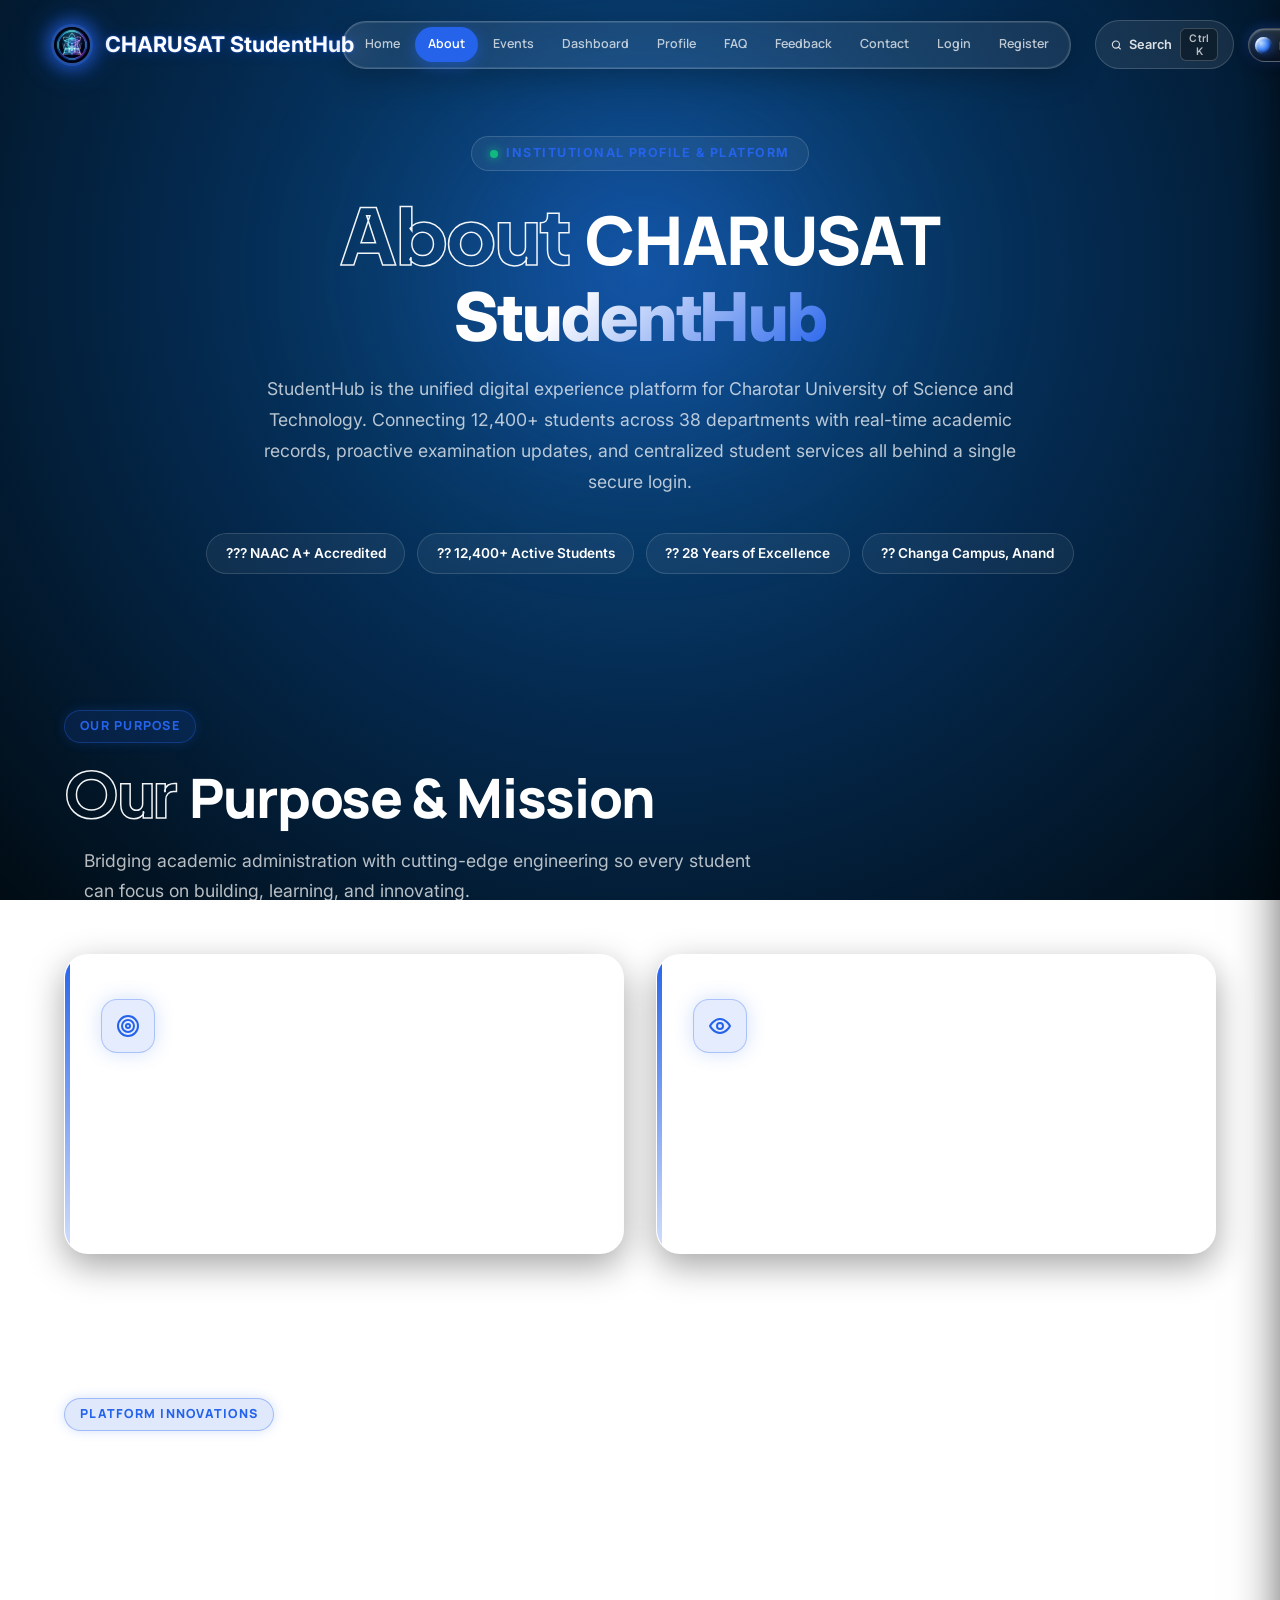
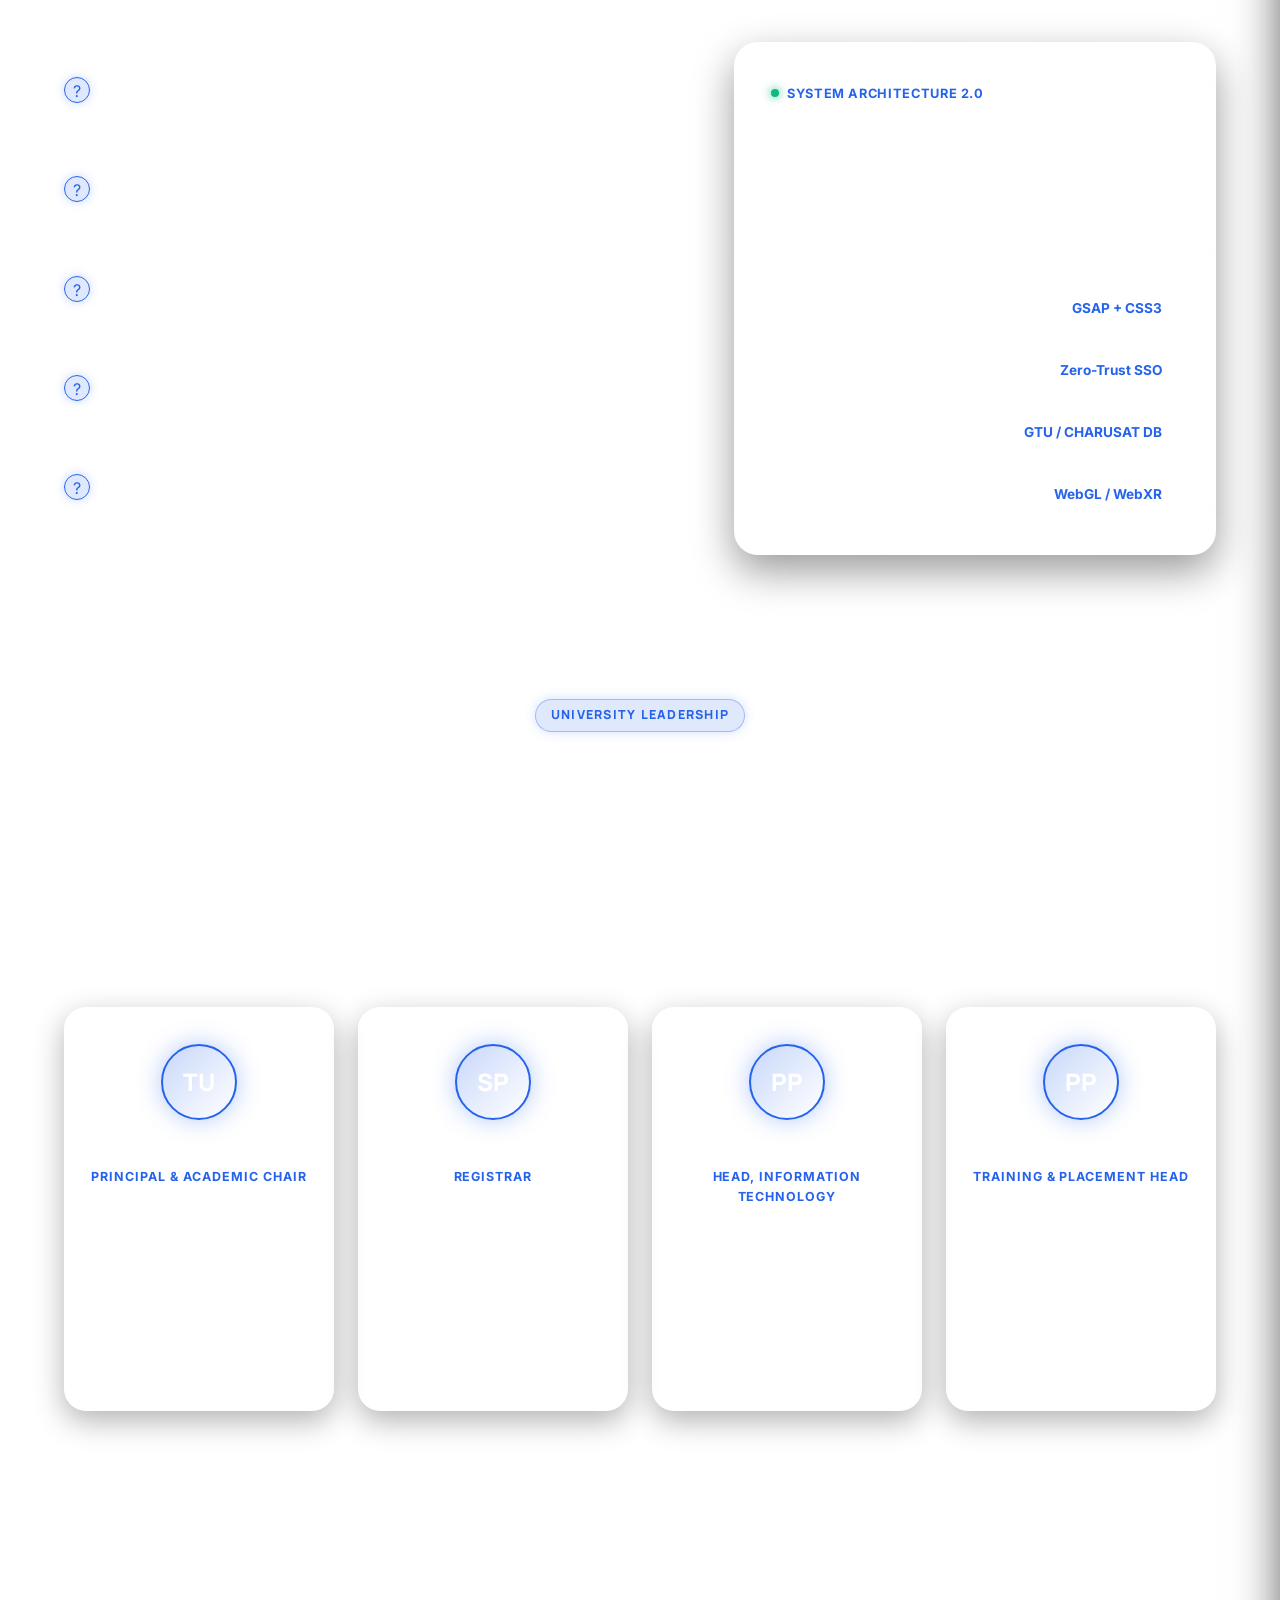
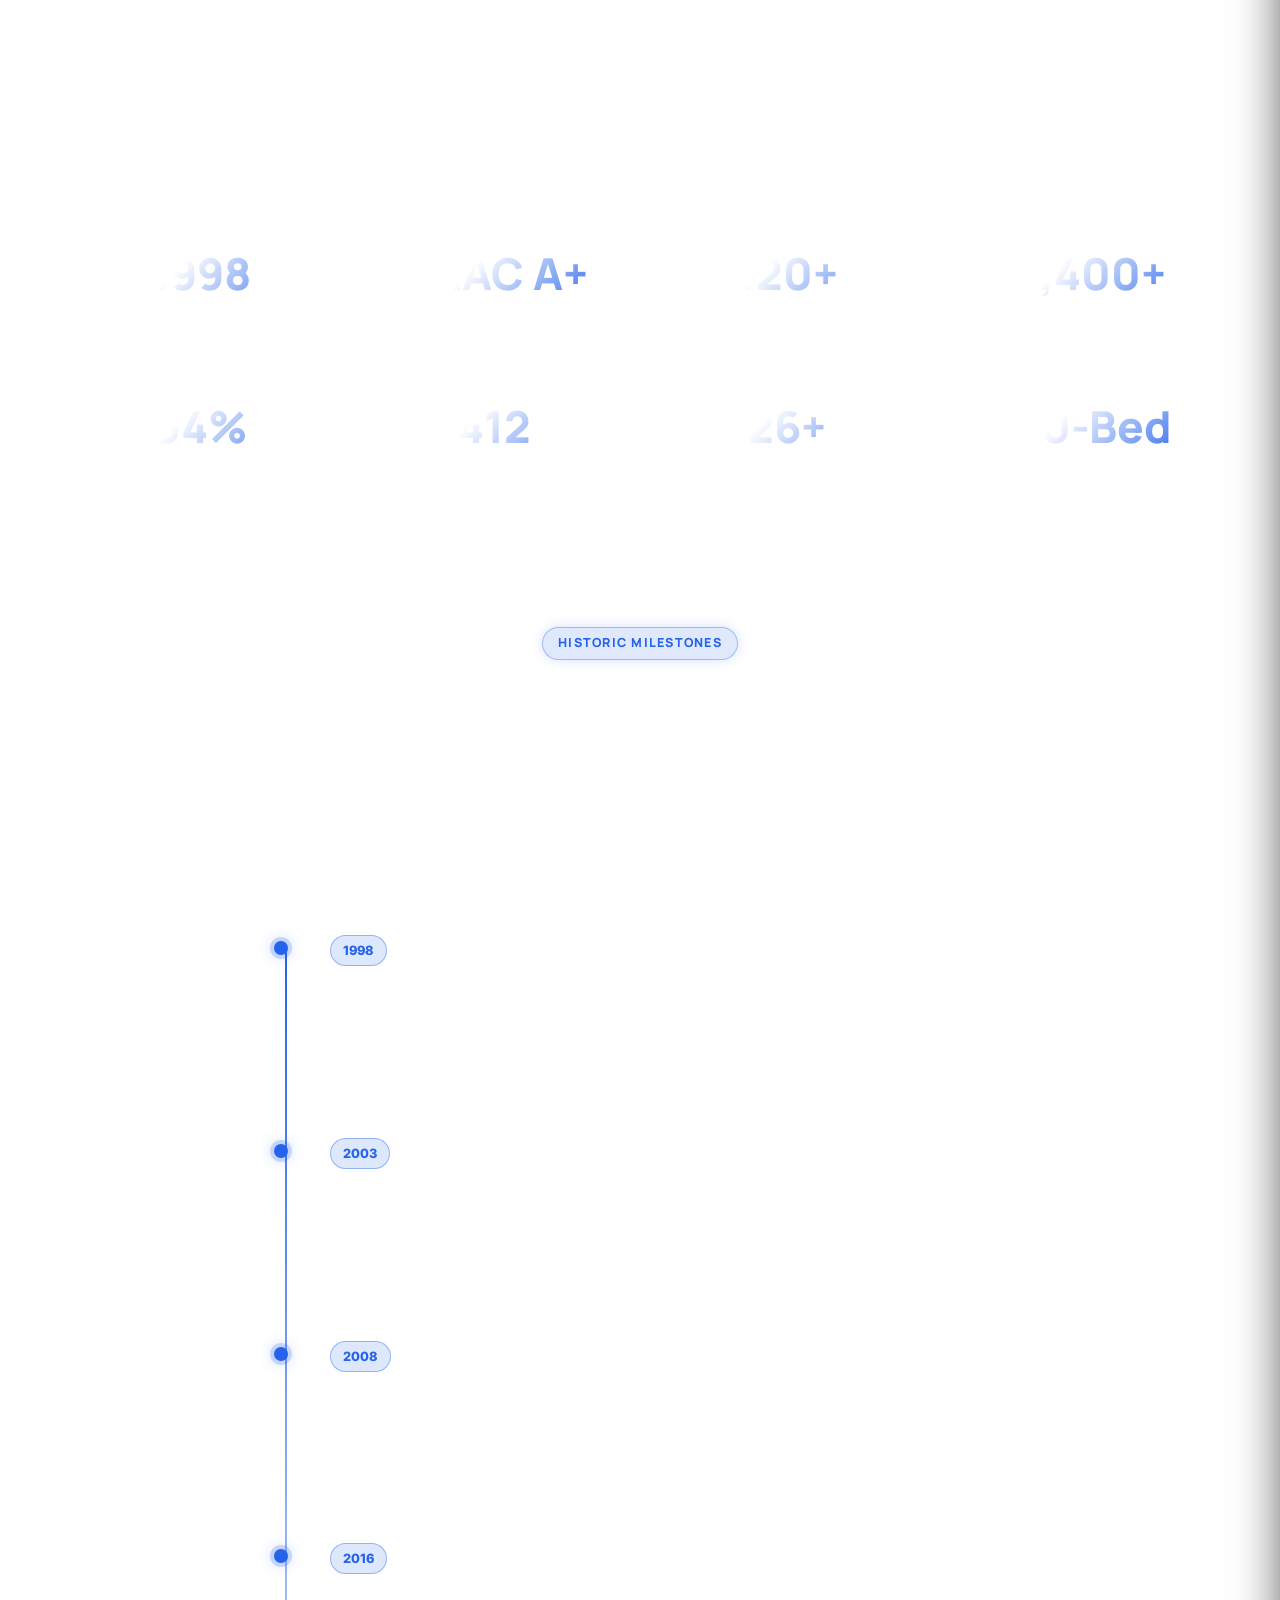
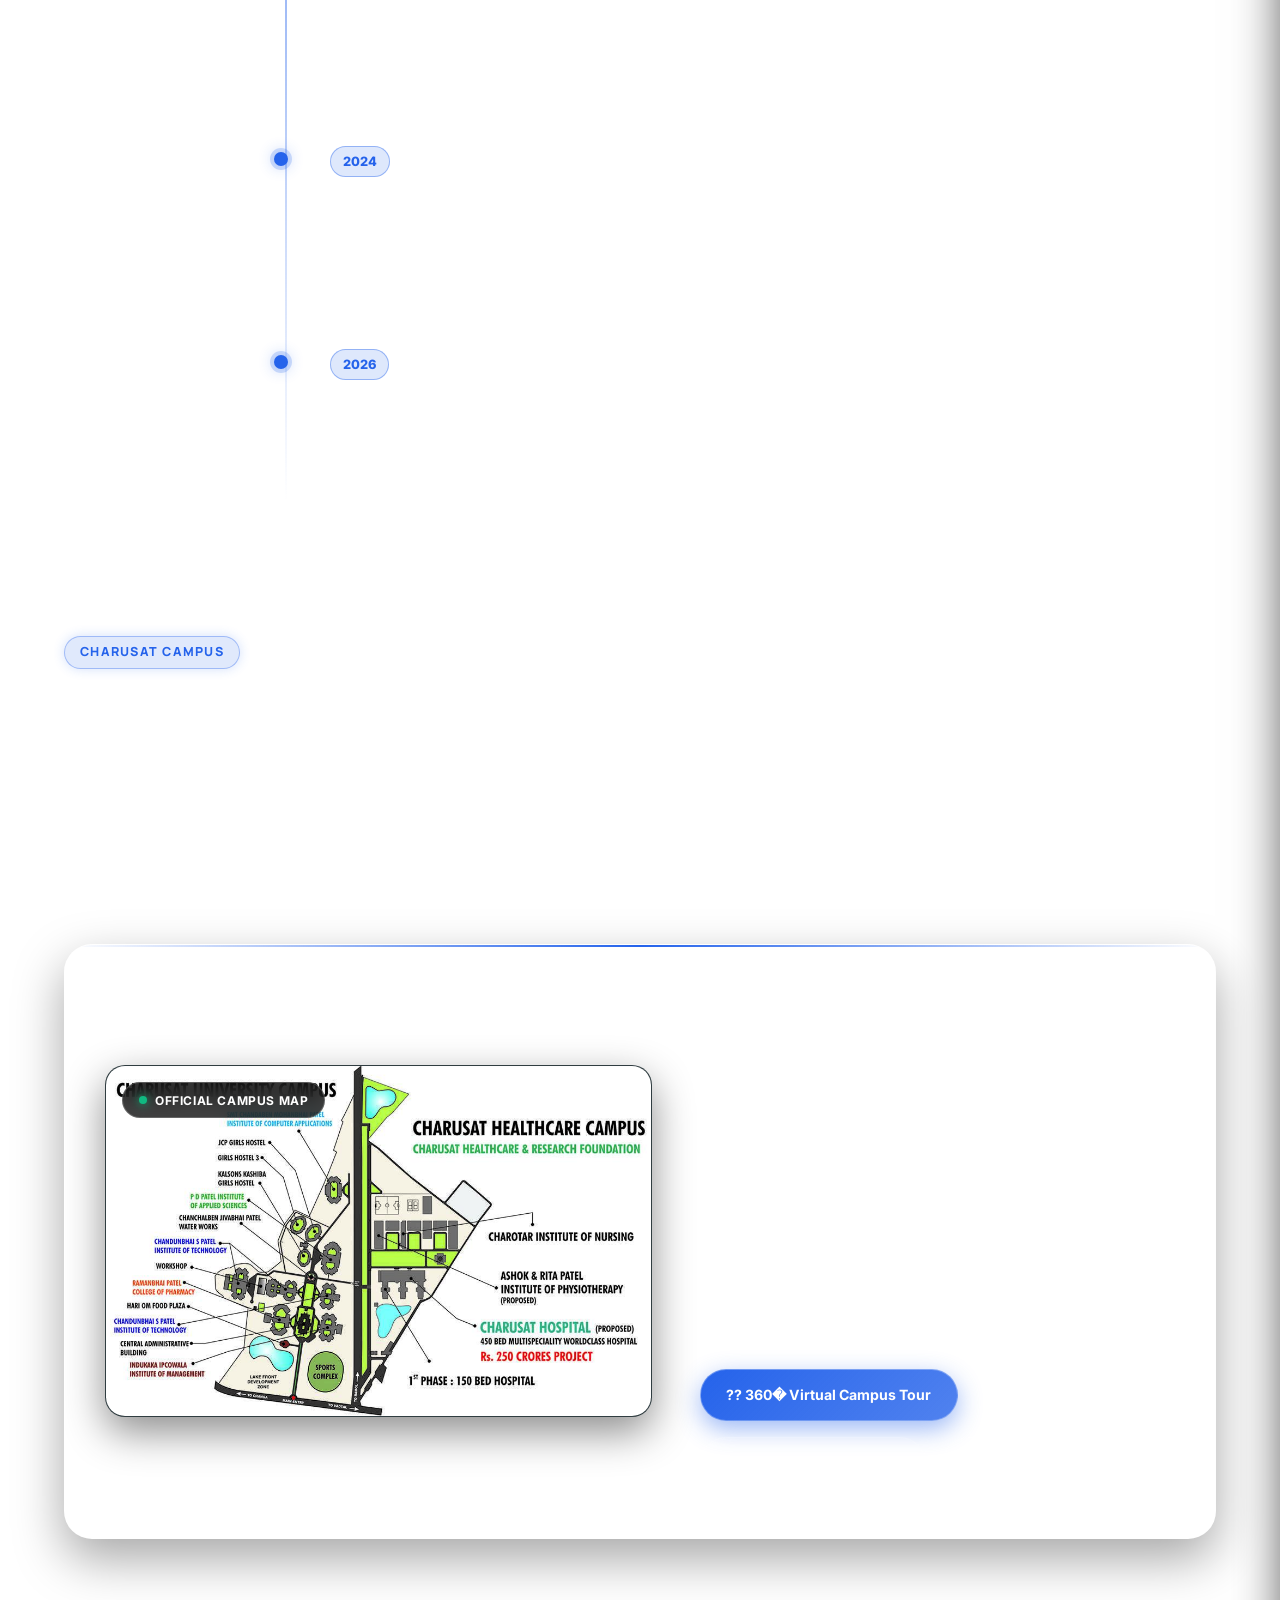
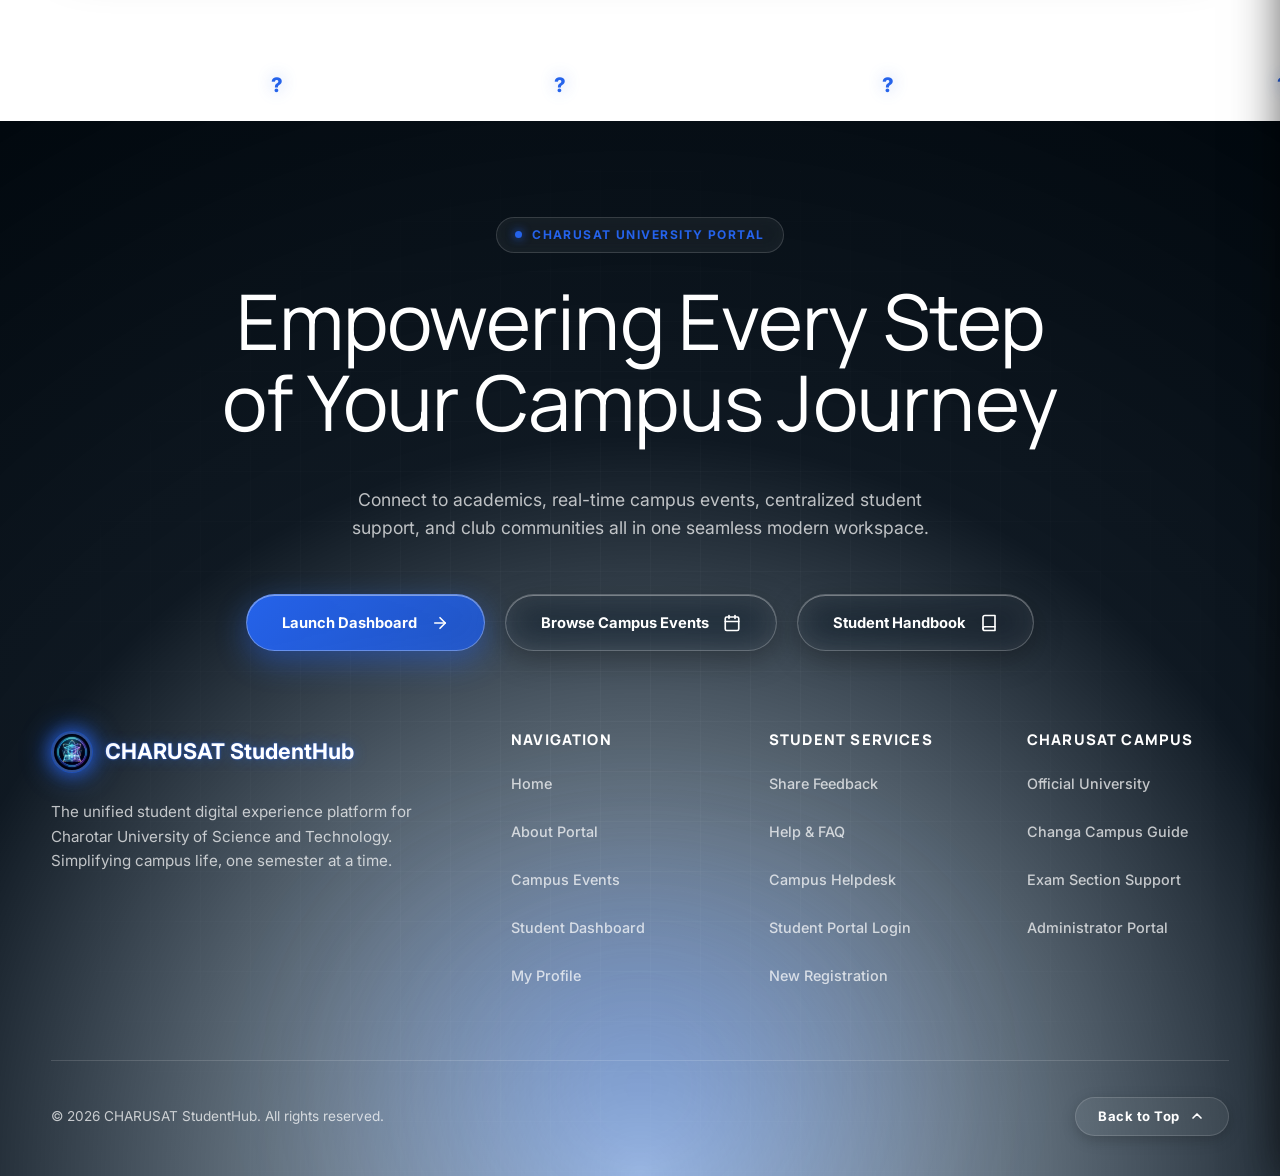
<file: pages/about.html>
<!DOCTYPE html>
<html lang="en">

<head>
  <meta charset="UTF-8">
  <meta name="viewport" content="width=device-width, initial-scale=1.0">
  <meta name="description" content="About CHARUSAT StudentHub � Academic excellence, institutional milestones, leadership team, and digital campus infrastructure.">
  <title>About Us | CHARUSAT StudentHub</title>
  <link rel="icon" type="image/png" sizes="32x32" href="../images/studenthublogo.png">
  <link rel="icon" type="image/png" sizes="16x16" href="../images/studenthublogo.png">
  <link rel="shortcut icon" href="../favicon.ico">
  <link rel="apple-touch-icon" href="../images/studenthublogo.png">

  <!-- Google Fonts: Manrope + Inter + Plus Jakarta Sans -->
  <link rel="preconnect" href="https://fonts.googleapis.com">
  <link rel="preconnect" href="https://fonts.gstatic.com" crossorigin>
  <link href="https://fonts.googleapis.com/css2?family=Inter:wght@400;500;600;700&family=Manrope:wght@400;500;600;700;800&family=Plus+Jakarta+Sans:wght@600;700;800;900&family=Outfit:wght@600;700;800;900&display=swap" rel="stylesheet">

  <link rel="stylesheet" href="../css/style.css">
  <link rel="stylesheet" href="../css/premium.css">
  <script src="../js/theme.js" defer></script>
  <script src="../js/animations.js" defer></script>
</head>

<body>
  <a class="skip-link" href="#main">Skip to content</a>

  <!-- ================= FLOATING GLASS NAVBAR ================= -->
  <header class="header">
    <a class="logo" href="../index.html" aria-label="CHARUSAT StudentHub Home">
      <img class="logo-mark" src="../images/studenthublogo.png" alt="CHARUSAT StudentHub Logo">
      <span>CHARUSAT StudentHub</span>
    </a>

    <nav class="nav" aria-label="Main Navigation">
      <a href="../index.html" class="nav-item">Home</a>
      <a href="about.html" class="nav-item active" aria-current="page">About</a>
      <a href="events.html" class="nav-item">Events</a>
      <a href="dashboard.html" class="nav-item">Dashboard</a>
      <a href="profile.html" class="nav-item">Profile</a>
      <a href="faq.html" class="nav-item">FAQ</a>
      <a href="feedback.html" class="nav-item">Feedback</a>
      <a href="contact.html" class="nav-item">Contact</a>
      <a href="login.html" class="nav-item">Login</a>
      <a href="register.html" class="nav-item">Register</a>
    </nav>

    <!-- 3D Toggle Switch (Green <-> Blue) & CTA -->
    <div style="display: flex; align-items: center; gap: 0.9rem;">
      <div class="theme-3d-toggle-wrap" style="margin: 0;">
        <button type="button" class="theme-3d-gem-btn" data-theme-cycle-btn="true" aria-label="Cycle 3D Atmosphere: Current is BLUE" title="Click to Cycle 3D Theme Atmosphere">
          <span class="gem-3d-orb gem-3d-orb--blue"></span>
          <span class="gem-3d-label">BLUE</span>
          <span class="gem-3d-icon" aria-hidden="true">
            <svg width="10" height="10" viewBox="0 0 24 24" fill="none" stroke="currentColor" stroke-width="2.6" stroke-linecap="round" stroke-linejoin="round">
              <path d="M21.5 2v6h-6M2.5 22v-6h6M2 11.5a10 10 0 0 1 18.8-4.3M22 12.5a10 10 0 0 1-18.8 4.2"/>
            </svg>
          </span>
        </button>
      </div>
      <a class="contact-btn" href="contact.html">Contact Us</a>
    </div>
  </header>

  <main id="main">

    <!-- ================= SUBPAGE HERO SECTION ================= -->
    <section class="about-hero-section">
      <div class="about-hero-glow" aria-hidden="true"></div>

      <div class="about-hero-content" data-reveal>
        <div class="about-hero-badge">
          <span class="pulse-dot-green"></span>
          <span>Institutional Profile &amp; Platform</span>
        </div>

        <h1 class="about-hero-title">
          <span class="outline">About</span> CHARUSAT<br>
          <span class="about-hero-accent">StudentHub</span>
        </h1>

        <p class="about-hero-desc">
          StudentHub is the unified digital experience platform for Charotar University of Science and Technology. 
          Connecting 12,400+ students across 38 departments with real-time academic records, proactive examination updates, 
          and centralized student services all behind a single secure login.
        </p>

        <div class="about-hero-pills">
          <span class="about-pill-item">??? NAAC A+ Accredited</span>
          <span class="about-pill-item">?? 12,400+ Active Students</span>
          <span class="about-pill-item">?? 28 Years of Excellence</span>
          <span class="about-pill-item">?? Changa Campus, Anand</span>
        </div>
      </div>
    </section>

    <!-- ================= MISSION & VISION PILLARS ================= -->
    <section class="section">
      <div class="shell">
        <div class="section-head" data-reveal>
          <span class="eyebrow">Our Purpose</span>
          <h2><span class="outline">Our</span> Purpose &amp; Mission</h2>
          <p>
            Bridging academic administration with cutting-edge engineering so every student can focus on building, learning, and innovating.
          </p>
        </div>

        <div class="about-pillars-grid">
          <article class="about-pillar-card" data-reveal>
            <div class="about-pillar-header">
              <div class="about-pillar-icon" aria-hidden="true">
                <svg width="24" height="24" viewBox="0 0 24 24" fill="none" stroke="currentColor" stroke-width="2" stroke-linecap="round" stroke-linejoin="round">
                  <circle cx="12" cy="12" r="10"/><circle cx="12" cy="12" r="6"/><circle cx="12" cy="12" r="2"/>
                </svg>
              </div>
              <h3>Our Mission</h3>
            </div>
            <p>
              Eliminate campus administrative friction entirely. Every mark sheet, fee receipt, timetable notice, and grievance 
              operates behind one intuitive interface. Requests submitted through the portal receive a verified, trackable ticket 
              with guaranteed resolution updates inside two working days.
            </p>
          </article>

          <article class="about-pillar-card" data-reveal data-reveal-delay="1">
            <div class="about-pillar-header">
              <div class="about-pillar-icon" aria-hidden="true">
                <svg width="24" height="24" viewBox="0 0 24 24" fill="none" stroke="currentColor" stroke-width="2" stroke-linecap="round" stroke-linejoin="round">
                  <path d="M2 12s3.6-7 10-7 10 7 10 7-3.6 7-10 7-10-7-10-7Z"/><circle cx="12" cy="12" r="3"/>
                </svg>
              </div>
              <h3>Our Vision</h3>
            </div>
            <p>
              Foster a paperless, instantaneous digital ecosystem across the entire 120-acre CHARUSAT campus. By integrating 
              cloud intelligence, real-time sync, and modern UI/UX, we ensure no student ever misses a scholarship, examination 
              deadline, or campus opportunity due to outdated noticeboards.
            </p>
          </article>
        </div>
      </div>
    </section>

    <!-- ================= WHY STUDENTHUB & DIGITAL BLUEPRINT ================= -->
    <section class="section">
      <div class="shell">
        <div class="section-head" data-reveal>
          <span class="eyebrow">Platform Innovations</span>
          <h2><span class="outline">Why</span> StudentHub</h2>
          <p>
            Replacing fragmented WhatsApp groups, noticeboards, and desktop legacy apps with unified cloud precision.
          </p>
        </div>

        <div class="grid grid--split" style="align-items: center;">
          <!-- Left: 5 Pillars List -->
          <div data-reveal>
            <ul class="about-features-list">
              <li class="about-feature-item">
                <div class="about-feature-check" aria-hidden="true">?</div>
                <div>
                  <h4>Unified Multi-Department Feed</h4>
                  <p>Accounts, Examination Cell, Library, Training &amp; Placement, and Dean's Office communicate through a single authoritative channel.</p>
                </div>
              </li>
              <li class="about-feature-item">
                <div class="about-feature-check" aria-hidden="true">?</div>
                <div>
                  <h4>Proactive Attendance Intelligence</h4>
                  <p>Refreshes every evening by 8:00 PM and automatically cautions students at 78% before mandatory minimums are breached.</p>
                </div>
              </li>
              <li class="about-feature-item">
                <div class="about-feature-check" aria-hidden="true">?</div>
                <div>
                  <h4>Persistent Cloud Credential Vault</h4>
                  <p>Grade sheets, bonafide letters, fee receipts, and event credentials remain permanently accessible for 6+ years post-graduation.</p>
                </div>
              </li>
              <li class="about-feature-item">
                <div class="about-feature-check" aria-hidden="true">?</div>
                <div>
                  <h4>Engineered by CHARUSAT IT Minds</h4>
                  <p>Architected and maintained in-house by university software developers and student research fellows from CSPIT &amp; CMPICA.</p>
                </div>
              </li>
              <li class="about-feature-item">
                <div class="about-feature-check" aria-hidden="true">?</div>
                <div>
                  <h4>Optimized for Hostel Wi-Fi &amp; Mobile</h4>
                  <p>Sub-second payload delivery, full client-side caching, and responsive glass UI that runs flawlessly on any student phone.</p>
                </div>
              </li>
            </ul>
          </div>

          <!-- Right: Digital Architecture Blueprint Card -->
          <div data-reveal data-reveal-delay="2">
            <div class="about-blueprint-card">
              <div class="about-blueprint-status-bar">
                <div class="about-blueprint-status-tag">
                  <span class="pulse-dot-green"></span>
                  <span>System Architecture 2.0</span>
                </div>
                <span class="badge badge--success">99.98% Uptime</span>
              </div>

              <div class="about-blueprint-metrics-row">
                <div class="about-metric-box">
                  <div class="about-metric-val">45ms</div>
                  <div class="about-metric-lbl">API Latency</div>
                </div>
                <div class="about-metric-box">
                  <div class="about-metric-val">256-bit</div>
                  <div class="about-metric-lbl">TLS 1.3 Security</div>
                </div>
                <div class="about-metric-box">
                  <div class="about-metric-val">38</div>
                  <div class="about-metric-lbl">Departments</div>
                </div>
              </div>

              <div class="about-blueprint-nodes">
                <div class="about-node-row">
                  <span><span>?</span> Dynamic UI Engine</span>
                  <span style="color: var(--accent-color); font-weight: 700;">GSAP + CSS3</span>
                </div>
                <div class="about-node-row">
                  <span><span>???</span> Security &amp; Identity</span>
                  <span style="color: var(--accent-color); font-weight: 700;">Zero-Trust SSO</span>
                </div>
                <div class="about-node-row">
                  <span><span>??</span> Student Data Sync</span>
                  <span style="color: var(--accent-color); font-weight: 700;">GTU / CHARUSAT DB</span>
                </div>
                <div class="about-node-row">
                  <span><span>??</span> 3D Visualization</span>
                  <span style="color: var(--accent-color); font-weight: 700;">WebGL / WebXR</span>
                </div>
              </div>
            </div>
          </div>
        </div>
      </div>
    </section>

    <!-- ================= LEADERSHIP & TEAM ================= -->
    <section class="section">
      <div class="shell">
        <div class="section-head section-head--center" data-reveal>
          <span class="eyebrow">University Leadership</span>
          <h2><span class="outline">Campus</span> Leadership &amp; Mentors</h2>
          <p>
            Dedicated administrators, professors, and technology leaders ensuring smooth campus governance every single day.
          </p>
        </div>

        <div class="about-team-grid">
          <!-- Member 1 -->
          <article class="about-member-card" data-reveal>
            <div class="about-avatar-shield" aria-label="Dr. Trushit Upadhyaya">TU</div>
            <h4>Dr. Trushit Upadhyaya </h4>
            <span class="about-member-role">Principal &amp; Academic Chair</span>
            <p>Leads the Academic Council and mentors senior civil engineering research alongside institutional governance.</p>
            <div class="about-member-links">
              <a href="mailto:principal@charusat.edu.in" class="about-icon-btn" aria-label="Email Principal">
                <svg width="16" height="16" viewBox="0 0 24 24" fill="none" stroke="currentColor" stroke-width="2"><rect x="3" y="5" width="18" height="14" rx="2"/><path d="m3 7 9 6 9-6"/></svg>
              </a>
              <a href="https://www.charusat.ac.in/" target="_blank" rel="noopener" class="about-icon-btn" aria-label="Faculty Profile">
                <svg width="16" height="16" viewBox="0 0 24 24" fill="none" stroke="currentColor" stroke-width="2"><path d="M18 13v6a2 2 0 0 1-2 2H5a2 2 0 0 1-2-2V8a2 2 0 0 1 2-2h6"/><polyline points="15 3 21 3 21 9"/><line x1="10" y1="14" x2="21" y2="3"/></svg>
              </a>
            </div>
          </article>

          <!-- Member 2 -->
          <article class="about-member-card" data-reveal data-reveal-delay="1">
            <div class="about-avatar-shield" aria-label="Mr. Sagar Patel">SP</div>
            <h4>Mr. Sagar Patel</h4>
            <span class="about-member-role">Registrar</span>
            <p>Directs student records authentication, official transcripts, migration certifications, and examination formalities.</p>
            <div class="about-member-links">
              <a href="mailto:registrar@charusat.edu.in" class="about-icon-btn" aria-label="Email Registrar">
                <svg width="16" height="16" viewBox="0 0 24 24" fill="none" stroke="currentColor" stroke-width="2"><rect x="3" y="5" width="18" height="14" rx="2"/><path d="m3 7 9 6 9-6"/></svg>
              </a>
              <a href="https://www.charusat.ac.in/" target="_blank" rel="noopener" class="about-icon-btn" aria-label="Official Portal">
                <svg width="16" height="16" viewBox="0 0 24 24" fill="none" stroke="currentColor" stroke-width="2"><path d="M18 13v6a2 2 0 0 1-2 2H5a2 2 0 0 1-2-2V8a2 2 0 0 1 2-2h6"/><polyline points="15 3 21 3 21 9"/><line x1="10" y1="14" x2="21" y2="3"/></svg>
              </a>
            </div>
          </article>

          <!-- Member 3 -->
          <article class="about-member-card" data-reveal data-reveal-delay="2">
            <div class="about-avatar-shield" aria-label="Prof. Purvi Prajapati">PP</div>
            <h4>Prof. Purvi Prajapati</h4>
            <span class="about-member-role">Head, Information Technology</span>
            <p>Chief Architect of the StudentHub platform roadmap, cloud services deployment, and cybersecurity standards.</p>
            <div class="about-member-links">
              <a href="mailto:hod.it@charusat.edu.in" class="about-icon-btn" aria-label="Email Head of IT">
                <svg width="16" height="16" viewBox="0 0 24 24" fill="none" stroke="currentColor" stroke-width="2"><rect x="3" y="5" width="18" height="14" rx="2"/><path d="m3 7 9 6 9-6"/></svg>
              </a>
              <a href="https://www.charusat.ac.in/" target="_blank" rel="noopener" class="about-icon-btn" aria-label="Department Page">
                <svg width="16" height="16" viewBox="0 0 24 24" fill="none" stroke="currentColor" stroke-width="2"><path d="M18 13v6a2 2 0 0 1-2 2H5a2 2 0 0 1-2-2V8a2 2 0 0 1 2-2h6"/><polyline points="15 3 21 3 21 9"/><line x1="10" y1="14" x2="21" y2="3"/></svg>
              </a>
            </div>
          </article>

          <!-- Member 4 -->
          <article class="about-member-card" data-reveal data-reveal-delay="3">
            <div class="about-avatar-shield" aria-label="Mrs. Priyanka Patel">PP</div>
            <h4>Mrs. Priyanka Patel</h4>
            <span class="about-member-role">Training &amp; Placement Head</span>
            <p>Manages Fortune 500 recruiter drives, technical internship pipelines, and career preparation across all engineering batches.</p>
            <div class="about-member-links">
              <a href="mailto:tpo@charusat.edu.in" class="about-icon-btn" aria-label="Email TPO">
                <svg width="16" height="16" viewBox="0 0 24 24" fill="none" stroke="currentColor" stroke-width="2"><rect x="3" y="5" width="18" height="14" rx="2"/><path d="m3 7 9 6 9-6"/></svg>
              </a>
              <a href="https://www.charusat.ac.in/" target="_blank" rel="noopener" class="about-icon-btn" aria-label="Placement Cell">
                <svg width="16" height="16" viewBox="0 0 24 24" fill="none" stroke="currentColor" stroke-width="2"><path d="M18 13v6a2 2 0 0 1-2 2H5a2 2 0 0 1-2-2V8a2 2 0 0 1 2-2h6"/><polyline points="15 3 21 3 21 9"/><line x1="10" y1="14" x2="21" y2="3"/></svg>
              </a>
            </div>
          </article>
        </div>
      </div>
    </section>

    <!-- ================= INSTITUTE AT A GLANCE (METRICS) ================= -->
    <section class="section section--tight">
      <div class="shell">
        <div class="section-head section-head--center" data-reveal>
          <span class="eyebrowun Iye">Institutional Benchmarks</span>
          <h2><span class="outline">CHARUSAT</span> by the Numbers</h2>
          <p>Key highlights filed under our latest NAAC accreditation and university self-assessment audit.</p>
        </div>

        <div class="about-stats-grid">
          <div class="about-stat-box" data-reveal>
            <div class="about-stat-num">1998</div>
            <div class="about-stat-label">Year Established</div>
          </div>
          <div class="about-stat-box" data-reveal data-reveal-delay="1">
            <div class="about-stat-num">NAAC A+</div>
            <div class="about-stat-label">Accreditation (3.42)</div>
          </div>
          <div class="about-stat-box" data-reveal data-reveal-delay="2">
            <div class="about-stat-num">120+</div>
            <div class="about-stat-label">Acres Green Campus</div>
          </div>
          <div class="about-stat-box" data-reveal data-reveal-delay="3">
            <div class="about-stat-num">12,400+</div>
            <div class="about-stat-label">Students on Roll</div>
          </div>
          <div class="about-stat-box" data-reveal>
            <div class="about-stat-num">94%</div>
            <div class="about-stat-label">Placement Record</div>
          </div>
          <div class="about-stat-box" data-reveal data-reveal-delay="1">
            <div class="about-stat-num">412</div>
            <div class="about-stat-label">Distinguished Faculty</div>
          </div>
          <div class="about-stat-box" data-reveal data-reveal-delay="2">
            <div class="about-stat-num">26+</div>
            <div class="about-stat-label">UG / PG Degrees</div>
          </div>
          <div class="about-stat-box" data-reveal data-reveal-delay="3">
            <div class="about-stat-num">450-Bed</div>
            <div class="about-stat-label">Teaching Hospital</div>
          </div>
        </div>
      </div>
    </section>

    <!-- ================= 28-YEAR MILESTONES ================= -->
    <section class="section">
      <div class="shell shell--narrow">
        <div class="section-head section-head--center" data-reveal>
          <span class="eyebrow">Historic Milestones</span>
          <h2><span class="outline">Twenty-Eight</span> Years of Excellence</h2>
          <p>From an ambitious educational foundation in 1998 to a premier global university campus.</p>
        </div>

        <div class="about-timeline-wrap">
          <!-- 1998 -->
          <div class="about-timeline-item" data-reveal>
            <span class="about-timeline-year">1998</span>
            <div class="about-timeline-card">
              <h4>Three Foundational Branches</h4>
              <p>Founded on Drive-In Road with 180 sanctioned seats in Civil, Mechanical and Electrical Engineering under visionary educational trusts.</p>
            </div>
          </div>

          <!-- 2003 -->
          <div class="about-timeline-item" data-reveal data-reveal-delay="1">
            <span class="about-timeline-year">2003</span>
            <div class="about-timeline-card">
              <h4>Move to Changa University Road Campus</h4>
              <p>Inaugurated the 120-acre lush green campus with modern academic blocks, research labs, hostels, and first intakes for Computer &amp; IT Engineering.</p>
            </div>
          </div>

          <!-- 2008 -->
          <div class="about-timeline-item" data-reveal data-reveal-delay="2">
            <span class="about-timeline-year">2008</span>
            <div class="about-timeline-card">
              <h4>Transition to Autonomous University System</h4>
              <p>Established autonomous academic curriculum with rigorous semester evaluations, international collaborative research, and industrial electives.</p>
            </div>
          </div>

          <!-- 2016 -->
          <div class="about-timeline-item" data-reveal data-reveal-delay="3">
            <span class="about-timeline-year">2016</span>
            <div class="about-timeline-card">
              <h4>Central Placement &amp; Innovation Cell</h4>
              <p>Launched the unified Training &amp; Placement headquarters in Academic Block A, expanding to 100+ national and multinational hiring partners.</p>
            </div>
          </div>

          <!-- 2024 -->
          <div class="about-timeline-item" data-reveal data-reveal-delay="4">
            <span class="about-timeline-year">2024</span>
            <div class="about-timeline-card">
              <h4>Launch of Unified StudentHub Portal</h4>
              <p>Retired fragmented legacy paper registers; combined attendance, examination results, fee receipts, and digital ticketing into one secure web system.</p>
            </div>
          </div>

          <!-- 2026 -->
          <div class="about-timeline-item" data-reveal data-reveal-delay="5">
            <span class="about-timeline-year">2026</span>
            <div class="about-timeline-card">
              <h4>NAAC A+ Accreditation &amp; 3D Portal Upgrade</h4>
              <p>Re-accredited with a 3.42 CGPA. Upgraded StudentHub with interactive 3D WebGL visualizations, real-time performance, and multi-theme experience.</p>
            </div>
          </div>
        </div>
      </div>
    </section>

    <!-- ================= CAMPUS NAVIGATION & 360 TOUR ================= -->
    <section class="section section--tight" id="campus-map">
      <div class="shell">
        <div class="section-head" data-reveal>
          <span class="eyebrow">CHARUSAT Campus</span>
          <h2><span class="outline">Campus</span> Master Plan &amp; Navigation</h2>
          <p>
            Explore the 120+ acre eco-friendly campus at Changa, Anand. Launch the live 360� virtual tour or locate key institutes on Google Maps.
          </p>
        </div>

        <div class="campus-finding-card" data-reveal>
          <!-- Left: Official Campus Map Image -->
          <div class="campus-map-preview-wrap">
            <span class="campus-map-overlay-badge">
              <span class="pulse-dot-green"></span>
              Official Campus Map
            </span>
            <a href="https://360-virtual-tour.charusat.ac.in/" target="_blank" rel="noopener" title="Launch 360� Virtual Campus Tour">
              <img class="campus-map-img" src="../images/charusat-campus-map.png" alt="Official CHARUSAT University Campus and Healthcare Campus Map Layout">
            </a>
          </div>

          <!-- Right: Campus Info & Interactive Links -->
          <div class="campus-info-pane">
            <span class="badge badge--primary mb-2">Changa Campus</span>
            <h3 style="font-size: 1.8rem; margin: 0.5rem 0 1rem; color: #ffffff;">Charotar University Campus</h3>
            <p style="color: var(--muted-color); font-size: 0.95rem; line-height: 1.6; margin-bottom: 1.25rem;">
              Encompassing CSPIT (Technology), CMPICA (Computer Applications), PDPIAS (Applied Sciences), RPCP (Pharmacy), IIIM (Management), and the 450-bed CHARUSAT Multi-Speciality Hospital.
            </p>

            <div class="campus-landmarks-grid">
              <div class="campus-landmark-item">
                <span>???</span>
                <span><b>CSPIT</b> &ndash; Tech Institute</span>
              </div>
              <div class="campus-landmark-item">
                <span>??</span>
                <span><b>CMPICA</b> &ndash; Computer Apps</span>
              </div>
              <div class="campus-landmark-item">
                <span>??</span>
                <span><b>PDPIAS</b> &ndash; Sciences</span>
              </div>
              <div class="campus-landmark-item">
                <span>??</span>
                <span><b>RPCP</b> &ndash; Pharmacy</span>
              </div>
              <div class="campus-landmark-item">
                <span>??</span>
                <span><b>Hospital</b> &ndash; 450 Beds</span>
              </div>
              <div class="campus-landmark-item">
                <span>?</span>
                <span><b>Sports Complex</b> &amp; Hostels</span>
              </div>
            </div>

            <div class="campus-actions-row">
              <a href="https://360-virtual-tour.charusat.ac.in/" target="_blank" rel="noopener" class="campus-btn campus-btn--primary">
                <span>?? 360� Virtual Campus Tour</span>
              </a>
              <a href="https://maps.app.goo.gl/zqZKyZSgVok7JNGn8" target="_blank" rel="noopener" class="campus-btn campus-btn--glass">
                <span>?? Google Maps Location</span>
              </a>
              <a href="https://www.charusat.ac.in/" target="_blank" rel="noopener" class="campus-btn campus-btn--glass">
                <span>??? Official Website</span>
              </a>
            </div>
          </div>
        </div>
      </div>
    </section>

  </main>

  <!-- ================= CINEMATIC MOTION FOOTER ================= -->
  <div class="cinematic-footer-wrapper">
    <!-- Animated Marquee Strip -->
    <div class="footer-marquee-strip" aria-hidden="true">
      <div class="footer-marquee-track">
        <span class="footer-marquee-item">
          <span>CHARUSAT STUDENT HUB</span>
          <span class="footer-marquee-sparkle">?</span>
          <b>CAMPUS PORTAL 2026</b>
          <span class="footer-marquee-sparkle">?</span>
          <span>EXCELLENCE IN EDUCATION</span>
          <span class="footer-marquee-sparkle">?</span>
          <b>CENTRALIZED STUDENT SERVICES</b>
          <span class="footer-marquee-sparkle">?</span>
          <span>EMPOWERING FUTURE LEADERS</span>
          <span class="footer-marquee-sparkle">?</span>
        </span>
        <span class="footer-marquee-item">
          <span>CHARUSAT STUDENT HUB</span>
          <span class="footer-marquee-sparkle">?</span>
          <b>CAMPUS PORTAL 2026</b>
          <span class="footer-marquee-sparkle">?</span>
          <span>EXCELLENCE IN EDUCATION</span>
          <span class="footer-marquee-sparkle">?</span>
          <b>CENTRALIZED STUDENT SERVICES</b>
          <span class="footer-marquee-sparkle">?</span>
          <span>EMPOWERING FUTURE LEADERS</span>
          <span class="footer-marquee-sparkle">?</span>
        </span>
      </div>
    </div>

    <!-- Main Cinematic Footer Container -->
    <footer class="cinematic-footer">
      <div class="footer-aurora-glow" aria-hidden="true"></div>
      <div class="footer-grid-overlay" aria-hidden="true"></div>

      <!-- Top Call-to-Action Section -->
      <div class="footer-hero-actions">
        <div class="footer-hero-tag">CHARUSAT UNIVERSITY PORTAL</div>
        <h3 class="footer-hero-headline">Empowering Every Step of Your Campus Journey</h3>
        <p class="footer-hero-desc">
          Connect to academics, real-time campus events, centralized student support, 
          and club communities all in one seamless modern workspace.
        </p>
        <div class="footer-pill-btn-group">
          <a href="dashboard.html" class="footer-glass-pill footer-glass-pill--primary">
            <span>Launch Dashboard</span>
            <svg width="18" height="18" viewBox="0 0 24 24" fill="none" stroke="currentColor" stroke-width="2.2" stroke-linecap="round" stroke-linejoin="round">
              <line x1="5" y1="12" x2="19" y2="12"></line>
              <polyline points="12 5 19 12 12 19"></polyline>
            </svg>
          </a>
          <a href="events.html" class="footer-glass-pill">
            <span>Browse Campus Events</span>
            <svg width="18" height="18" viewBox="0 0 24 24" fill="none" stroke="currentColor" stroke-width="2.2" stroke-linecap="round" stroke-linejoin="round">
              <rect x="3" y="4" width="18" height="18" rx="2" ry="2"></rect>
              <line x1="16" y1="2" x2="16" y2="6"></line>
              <line x1="8" y1="2" x2="8" y2="6"></line>
              <line x1="3" y1="10" x2="21" y2="10"></line>
            </svg>
          </a>
          <a href="faq.html" class="footer-glass-pill">
            <span>Student Handbook</span>
            <svg width="18" height="18" viewBox="0 0 24 24" fill="none" stroke="currentColor" stroke-width="2.2" stroke-linecap="round" stroke-linejoin="round">
              <path d="M4 19.5A2.5 2.5 0 0 1 6.5 17H20"></path>
              <path d="M6.5 2H20v20H6.5A2.5 2.5 0 0 1 4 19.5v-15A2.5 2.5 0 0 1 6.5 2z"></path>
            </svg>
          </a>
        </div>
      </div>

      <!-- Footer Columns Grid -->
      <div class="footer-grid">
        <div class="footer-brand">
          <a class="logo" href="../index.html">
            <img class="logo-mark" src="../images/studenthublogo.png" alt="CHARUSAT StudentHub Logo">
            <span>CHARUSAT StudentHub</span>
          </a>
          <p>
            The unified student digital experience platform for Charotar University of Science and Technology.
            Simplifying campus life, one semester at a time.
          </p>
        </div>

        <div class="footer-col">
          <h4>Navigation</h4>
          <ul>
            <li><a href="../index.html">Home</a></li>
            <li><a href="about.html">About Portal</a></li>
            <li><a href="events.html">Campus Events</a></li>
            <li><a href="dashboard.html">Student Dashboard</a></li>
            <li><a href="profile.html">My Profile</a></li>
          </ul>
        </div>

        <div class="footer-col">
          <h4>Student Services</h4>
          <ul>
            <li><a href="feedback.html">Share Feedback</a></li>
            <li><a href="faq.html">Help &amp; FAQ</a></li>
            <li><a href="contact.html">Campus Helpdesk</a></li>
            <li><a href="login.html">Student Portal Login</a></li>
            <li><a href="register.html">New Registration</a></li>
          </ul>
        </div>

        <div class="footer-col">
          <h4>CHARUSAT Campus</h4>
          <ul>
            <li><a href="https://www.charusat.ac.in/" target="_blank" rel="noopener">Official University</a></li>
            <li><a href="about.html#campus-map">Changa Campus Guide</a></li>
            <li><a href="contact.html">Exam Section Support</a></li>
            <li><a href="admin.html">Administrator Portal</a></li>
          </ul>
        </div>
      </div>

      <!-- Bottom Copyright Bar -->
      <div class="footer-bottom-bar">
        <div>
          &copy; 2026 CHARUSAT StudentHub. All rights reserved.
        </div>
        <button type="button" class="back-to-top-btn" aria-label="Back to top">
          <span>Back to Top</span>
          <svg width="16" height="16" viewBox="0 0 24 24" fill="none" stroke="currentColor" stroke-width="2.5" stroke-linecap="round" stroke-linejoin="round">
            <polyline points="18 15 12 9 6 15"></polyline>
          </svg>
        </button>
      </div>
    </footer>
  </div>

</body>
</html>
</file>
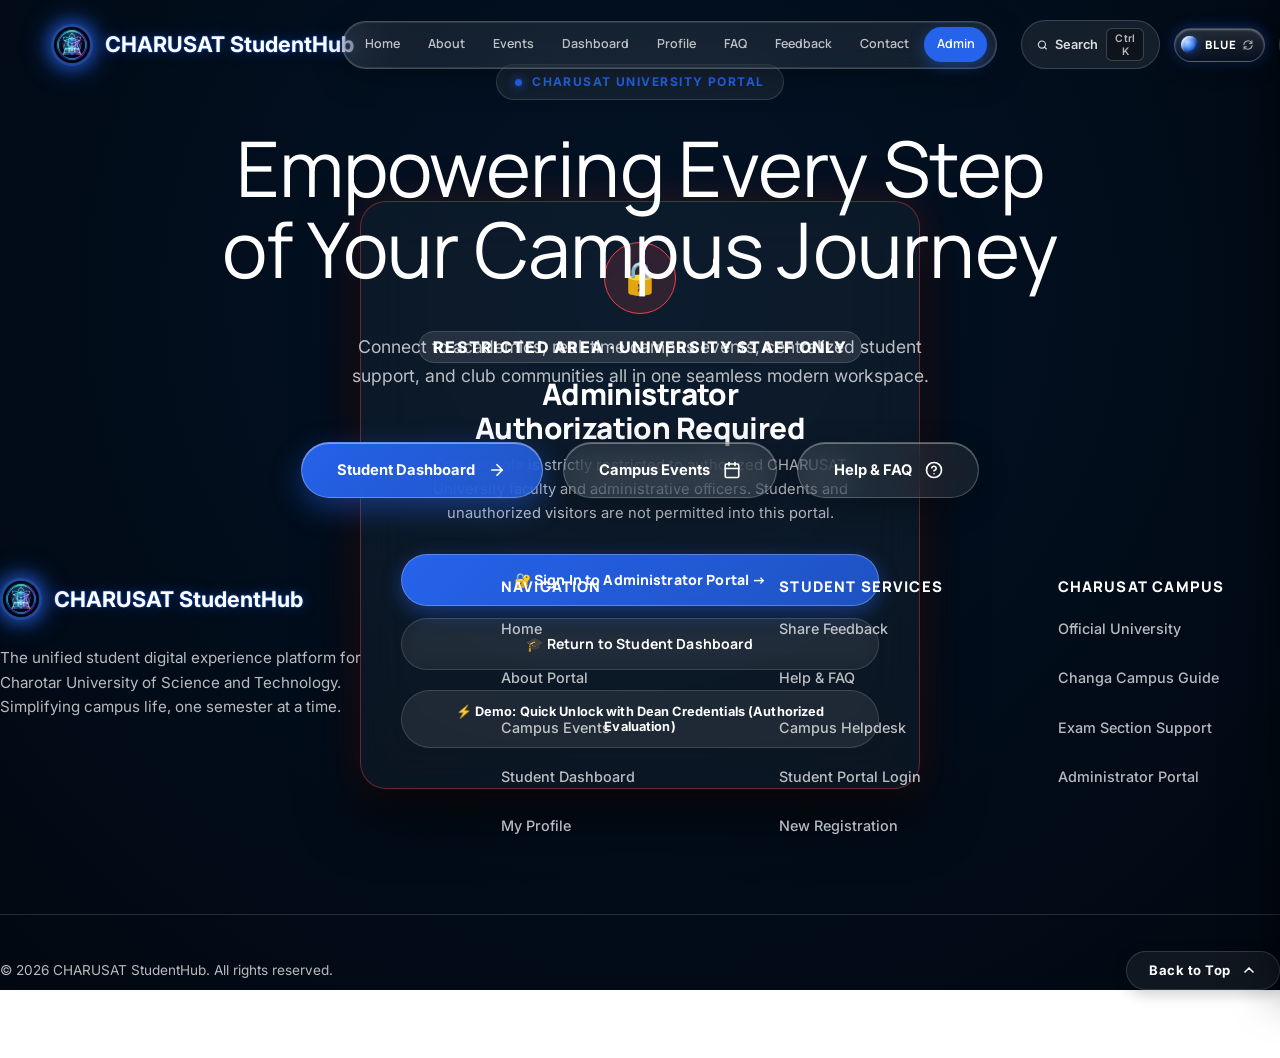
<file: pages/admin.html>
<!DOCTYPE html>
<html lang="en">
<head>
  <meta charset="UTF-8">
  <meta name="viewport" content="width=device-width, initial-scale=1.0">
  <meta name="description" content="StudentHub administration console — manage student records, approvals, events and portal activity.">
  <meta name="robots" content="noindex, nofollow">
  <title>Admin Console — StudentHub</title>
  <link rel="icon" type="image/png" sizes="32x32" href="../images/studenthublogo.png">
  <link rel="icon" type="image/png" sizes="16x16" href="../images/studenthublogo.png">
  <link rel="shortcut icon" href="../favicon.ico">
  <link rel="apple-touch-icon" href="../images/studenthublogo.png">
  <link rel="preconnect" href="https://fonts.googleapis.com">
  <link rel="preconnect" href="https://fonts.gstatic.com" crossorigin>
    <link href="https://fonts.googleapis.com/css2?family=Inter:wght@400;500;600&family=Manrope:wght@400;500;700&family=Plus+Jakarta+Sans:wght@600;700;800;900&family=Outfit:wght@600;700;800;900&display=swap" rel="stylesheet">
  <link href="https://fonts.googleapis.com/css2?family=Newsreader:ital,opsz,wght@0,6..72,400;0,6..72,600;0,6..72,700;1,6..72,400&family=Public+Sans:wght@400;500;600;700&display=swap" rel="stylesheet">
  <!-- This page lives in /pages/, so ../ climbs out to the repo root.
       Whichever file really exists wins; the rest 404 harmlessly. -->
    <link rel="stylesheet" href="../css/style.css">
  <link rel="stylesheet" href="../css/premium.css">
  <script src="../js/theme.js" defer></script>
  <script src="../js/animations.js" defer></script>
</head>
<body>
  <a class="skip-link" href="#main">Skip to content</a>

  <!-- ================= FLOATING GLASS NAVBAR ================= -->
  <header class="header">
    <a class="logo" href="../index.html" aria-label="CHARUSAT StudentHub Home">
      <img class="logo-mark" src="../images/studenthublogo.png" alt="CHARUSAT StudentHub Logo">
      <span>CHARUSAT StudentHub</span>
    </a>

    <nav class="nav" aria-label="Main Navigation">
      <a href="../index.html" class="nav-item">Home</a>
      <a href="about.html" class="nav-item">About</a>
      <a href="events.html" class="nav-item">Events</a>
      <a href="dashboard.html" class="nav-item">Dashboard</a>
      <a href="profile.html" class="nav-item">Profile</a>
      <a href="faq.html" class="nav-item">FAQ</a>
      <a href="feedback.html" class="nav-item">Feedback</a>
      <a href="contact.html" class="nav-item">Contact</a>
      <a href="admin.html" class="nav-item active" aria-current="page">Admin</a>
    </nav>

    <!-- 3D Toggle Switch (Green <-> Blue) & CTA -->
    <div style="display: flex; align-items: center; gap: 0.9rem;">
      <div class="theme-3d-toggle-wrap" style="margin: 0;">
        <button type="button" class="theme-3d-gem-btn" data-theme-cycle-btn="true" aria-label="Cycle 3D Atmosphere: Current is BLUE" title="Click to Cycle 3D Theme Atmosphere">
          <span class="gem-3d-orb gem-3d-orb--blue"></span>
          <span class="gem-3d-label">BLUE</span>
          <span class="gem-3d-icon" aria-hidden="true">
            <svg width="10" height="10" viewBox="0 0 24 24" fill="none" stroke="currentColor" stroke-width="2.6" stroke-linecap="round" stroke-linejoin="round">
              <path d="M21.5 2v6h-6M2.5 22v-6h6M2 11.5a10 10 0 0 1 18.8-4.3M22 12.5a10 10 0 0 1-18.8 4.2"/>
            </svg>
          </span>
        </button>
      </div>
      <a class="contact-btn" href="contact.html">Contact Us</a>
    </div>
  </header>
  <main id="main">
    <!-- ================= ACCESS RESTRICTION GATEWAY OVERLAY ================= -->
    <div id="adminAuthBarrier" style="display:none; position:fixed; inset:0; z-index:999999; background:radial-gradient(circle at 50% 30%, #031326 0%, #010811 100%); display:flex; align-items:center; justify-content:center; padding:1.5rem;">
      <div style="max-width:560px; width:100%; background:rgba(255,255,255,0.04); border:1px solid rgba(239,68,68,0.4); border-radius:26px; padding:2.5rem; text-align:center; box-shadow:0 25px 60px rgba(0,0,0,0.8), 0 0 40px rgba(239,68,68,0.2); backdrop-filter:blur(24px);">
        <div style="width:72px; height:72px; border-radius:50%; background:rgba(239,68,68,0.15); border:1px solid #ef4444; display:grid; place-items:center; margin:0 auto 1.25rem; font-size:2rem;">
          🔒
        </div>
        <span class="badge badge--danger" style="background:rgba(239,68,68,0.2); border:1px solid #ef4444; color:#f87171; font-weight:800; text-transform:uppercase; letter-spacing:0.08em; padding:0.3rem 0.85rem; border-radius:100px;">
          Restricted Area · University Staff Only
        </span>
        <h2 style="font-family:'Manrope',sans-serif; font-size:1.85rem; font-weight:800; color:#fff; margin:1rem 0 0.5rem;">
          Administrator Authorization Required
        </h2>
        <p style="color:var(--muted-color); font-size:0.92rem; line-height:1.65; margin:0 auto 1.75rem; max-width:440px;">
          This console is strictly restricted to authorized CHARUSAT University faculty and administrative officers. Students and unauthorized visitors are not permitted into this portal.
        </p>
        <div style="display:flex; flex-direction:column; gap:0.75rem;">
          <a href="login.html?role=admin" class="btn btn--primary btn--block" style="background:linear-gradient(135deg, #10b981, #059669); border-color:#10b981; box-shadow:0 6px 20px rgba(16,185,129,0.35);">
            🔐 Sign In to Administrator Portal →
          </a>
          <a href="dashboard.html" class="btn btn--outline btn--block">
            🎓 Return to Student Dashboard
          </a>
          <button type="button" id="adminDemoUnlockBtn" class="btn btn--ghost btn--block" style="font-size:0.8rem; color:var(--muted-color); margin-top:0.5rem;">
            ⚡ Demo: Quick Unlock with Dean Credentials (Authorized Evaluation)
          </button>
        </div>
      </div>
    </div>

    <!-- ================= MAIN ADMIN CONSOLE CONTENT ================= -->
    <div id="adminProtectedContent" style="display:none;">
      <section class="section" style="padding-top: 7rem !important;">
        <div class="shell" style="max-width: 1440px;">

          <!-- Authenticated Admin Status Capsule & Top Bar -->
          <div style="background: rgba(255,255,255,0.04); border: 1px solid var(--glass-border); border-radius: 20px; padding: 1.25rem 1.75rem; display: flex; justify-content: space-between; align-items: center; flex-wrap: wrap; gap: 1rem; margin-bottom: 2rem; backdrop-filter: blur(16px);" data-reveal>
            <div style="display: flex; align-items: center; gap: 1rem;">
              <div style="width: 48px; height: 48px; border-radius: 14px; background: linear-gradient(135deg, #10b981, #059669); border: 1px solid rgba(255,255,255,0.3); display: grid; place-items: center; font-size: 1.4rem; color: #fff;">
                🏛️
              </div>
              <div>
                <b style="color: #fff; font-family: 'Manrope', sans-serif; font-size: 1.05rem;" id="adminCurrentUserName">Dr. M. Sharma · Dean of Academic Affairs</b>
                <div style="color: var(--muted-color); font-size: 0.82rem; margin-top: 2px;">
                  Staff ID: <span style="color:#34d399; font-weight:700;">ADM-CSPIT-01</span> · Session: <span class="badge badge--success" style="font-size:0.7rem; padding:0.15rem 0.5rem;">Active 🟢</span>
                </div>
              </div>
            </div>
            <div style="display: flex; gap: 0.75rem; align-items: center;">
              <a href="dashboard.html" class="btn btn--outline btn--sm">View Student Dashboard ↗</a>
              <button type="button" id="adminLogoutBtn" class="btn btn--outline btn--sm" style="border-color: rgba(239,68,68,0.5); color: #f87171;">
                🚪 Sign Out
              </button>
            </div>
          </div>

          <!-- Page Headline -->
          <div class="page-head" data-reveal style="margin-bottom: 1.5rem; padding-top: 0 !important;">
            <div>
              <p class="eyebrow" style="color: #34d399;">Central Academic Governance</p>
              <h1 style="font-size: clamp(2rem, 3.5vw, 2.75rem); margin: 0.2rem 0 0.5rem;">University Administration Console</h1>
              <p class="lead mb-0" style="color: var(--muted-color); max-width: 820px;">
                Manage student records, continuous evaluation marks, attendance ledgers, fee structures, and approvals in real time. Changes sync immediately to student dashboards.
              </p>
            </div>
          </div>

          <!-- Admin Multi-Page Module Tabs Bar -->
          <div class="dash-tabs-bar" style="margin-bottom: 2rem;" data-reveal>
            <button class="dash-tab-btn is-active" type="button" data-admin-pane-trigger="overview">🏛️ Overview &amp; Analytics</button>
            <button class="dash-tab-btn" type="button" data-admin-pane-trigger="students">👥 Student Directory</button>
            <button class="dash-tab-btn" type="button" data-admin-pane-trigger="marks">📊 Marks &amp; CGPA Suite</button>
            <button class="dash-tab-btn" type="button" data-admin-pane-trigger="attendance">⏱️ Biometric Attendance</button>
            <button class="dash-tab-btn" type="button" data-admin-pane-trigger="fees">💳 Fee Reconciliations</button>
            <button class="dash-tab-btn" type="button" data-admin-pane-trigger="approvals">📋 Registrar Approvals</button>
            <button class="dash-tab-btn" type="button" data-admin-pane-trigger="timetable">📅 Class Timetable</button>
            <button class="dash-tab-btn" type="button" data-admin-pane-trigger="broadcast">📢 Broadcast Notices</button>
          </div>

          <!-- ================= PANE 1: OVERVIEW & ANALYTICS ================= -->
          <div id="pane-admin-overview" data-admin-pane class="dash-pane-active">
            <div class="grid grid--4">
              <article class="card tile" data-reveal>
                <p class="tile__label">Enrolled students</p>
                <b data-count="12400" style="color:#fff;">12,400</b>
                <small><span class="trend" style="color:#34d399;">+318</span> since last term</small>
              </article>
              <article class="card tile" data-reveal>
                <p class="tile__label">Pending approvals</p>
                <b data-count="27" style="color:#fbbf24;" id="adminPendingCount">5</b>
                <small>Requires registrar sign-off</small>
              </article>
              <article class="card tile" data-reveal>
                <p class="tile__label">Events this month</p>
                <b data-count="14" style="color:#60a5fa;">14</b>
                <small>3 campus drives scheduled</small>
              </article>
              <article class="card tile" data-reveal>
                <p class="tile__label">Portal uptime</p>
                <b data-count="99.8" style="color:#34d399;">99.8%</b>
                <small>Rolling 30-day average</small>
              </article>
            </div>

            <div class="grid grid--split mt-6">
              <article class="card" data-reveal>
                <div class="split-head" style="display:flex; justify-content:space-between; align-items:center; margin-bottom:1.5rem;">
                  <h3 style="margin:0;">Enrolment by department</h3>
                  <span class="pill pill--gold">2026–27 intake</span>
                </div>
                <div class="dist" style="display:flex; flex-direction:column; gap:1rem;">
                  <div class="dist__row">
                    <div class="dist__top" style="display:flex; justify-content:space-between; margin-bottom:0.35rem; font-size:0.9rem;"><span>Information Technology</span><b style="color:#fff;">3,180</b></div>
                    <div class="bar"><i data-fill="92" style="width:92%;"></i></div>
                  </div>
                  <div class="dist__row">
                    <div class="dist__top" style="display:flex; justify-content:space-between; margin-bottom:0.35rem; font-size:0.9rem;"><span>Computer Engineering</span><b style="color:#fff;">2,940</b></div>
                    <div class="bar"><i data-fill="85" style="width:85%;"></i></div>
                  </div>
                  <div class="dist__row">
                    <div class="dist__top" style="display:flex; justify-content:space-between; margin-bottom:0.35rem; font-size:0.9rem;"><span>Electronics &amp; Communication</span><b style="color:#fff;">2,105</b></div>
                    <div class="bar"><i data-fill="61" style="width:61%;"></i></div>
                  </div>
                  <div class="dist__row">
                    <div class="dist__top" style="display:flex; justify-content:space-between; margin-bottom:0.35rem; font-size:0.9rem;"><span>Mechanical Engineering</span><b style="color:#fff;">1,860</b></div>
                    <div class="bar"><i data-fill="54" style="width:54%;"></i></div>
                  </div>
                </div>
              </article>

              <article class="card" data-reveal>
                <div class="split-head" style="margin-bottom:1rem;">
                  <h3 style="margin:0;">Quick Administrator Actions</h3>
                </div>
                <p style="color:var(--muted-color); font-size:0.9rem; margin-bottom:1.25rem;">Direct shortcuts to active administrative functions.</p>
                <div class="stack" style="display:flex; flex-direction:column; gap:0.75rem;">
                  <button class="btn btn--primary btn--block" type="button" data-admin-open-editor="true">🎓 Manage Student Academic Records &amp; Marks</button>
                  <button class="btn btn--outline btn--block" type="button" data-admin-pane-trigger="approvals">📋 Review Registrar Approvals Queue</button>
                  <button class="btn btn--outline btn--block" type="button" data-admin-pane-trigger="fees">💳 View Term Fee Reconciliations</button>
                  <button class="btn btn--outline btn--block" type="button" data-admin-pane-trigger="broadcast">📢 Broadcast Campus Notice</button>
                </div>
              </article>
            </div>
            <!-- Practical 14 Advanced Extension: Event Registration Analytics Chart by Month -->
            <article class="card mt-6" data-reveal style="background: rgba(15, 23, 42, 0.65); border: 1px solid rgba(255, 255, 255, 0.08); border-radius: 1.25rem; padding: 1.75rem;">
              <div class="split-head" style="display:flex; justify-content:space-between; align-items:center; flex-wrap:wrap; gap:1rem; margin-bottom:1.5rem;">
                <div>
                  <h3 style="margin:0 0 0.25rem; font-size:1.25rem; color:#fff;">Event Registrations Analytics (Monthly Trend)</h3>
                  <span style="color:var(--muted-color); font-size:0.88rem;">Real-time student participation volume across Academic Year 2026–27</span>
                </div>
                <div style="display:flex; gap:0.5rem; align-items:center;">
                  <span class="badge" style="background:rgba(56, 189, 248, 0.15); border:1px solid rgba(56, 189, 248, 0.4); color:#38bdf8; font-weight:700;">Academic Year 2026</span>
                  <span class="badge" style="background:rgba(16, 185, 129, 0.15); border:1px solid rgba(16, 185, 129, 0.4); color:#34d399; font-weight:700;">+28% Growth</span>
                </div>
              </div>
              <div style="position:relative; width:100%; height:200px; display:flex; align-items:flex-end; justify-content:space-between; gap:0.75rem; padding:1.5rem 0.5rem 0.5rem; border-bottom:1px solid rgba(255,255,255,0.12); border-left:1px solid rgba(255,255,255,0.12);">
                <div style="flex:1; display:flex; flex-direction:column; align-items:center; height:100%; justify-content:flex-end;">
                  <span style="font-size:0.72rem; color:#38bdf8; font-weight:700; margin-bottom:4px;">120</span>
                  <div style="width:100%; max-width:36px; height:48%; background:linear-gradient(180deg, #38bdf8, #0284c7); border-radius:6px 6px 0 0;"></div>
                  <span style="font-size:0.75rem; color:var(--muted-color); margin-top:6px;">Jan</span>
                </div>
                <div style="flex:1; display:flex; flex-direction:column; align-items:center; height:100%; justify-content:flex-end;">
                  <span style="font-size:0.72rem; color:#38bdf8; font-weight:700; margin-bottom:4px;">185</span>
                  <div style="width:100%; max-width:36px; height:74%; background:linear-gradient(180deg, #38bdf8, #0284c7); border-radius:6px 6px 0 0;"></div>
                  <span style="font-size:0.75rem; color:var(--muted-color); margin-top:6px;">Feb</span>
                </div>
                <div style="flex:1; display:flex; flex-direction:column; align-items:center; height:100%; justify-content:flex-end;">
                  <span style="font-size:0.72rem; color:#38bdf8; font-weight:700; margin-bottom:4px;">240</span>
                  <div style="width:100%; max-width:36px; height:96%; background:linear-gradient(180deg, #818cf8, #4f46e5); border-radius:6px 6px 0 0; box-shadow:0 0 15px rgba(129,140,248,0.4);"></div>
                  <span style="font-size:0.75rem; color:#fff; font-weight:700; margin-top:6px;">Mar</span>
                </div>
                <div style="flex:1; display:flex; flex-direction:column; align-items:center; height:100%; justify-content:flex-end;">
                  <span style="font-size:0.72rem; color:#38bdf8; font-weight:700; margin-bottom:4px;">160</span>
                  <div style="width:100%; max-width:36px; height:64%; background:linear-gradient(180deg, #38bdf8, #0284c7); border-radius:6px 6px 0 0;"></div>
                  <span style="font-size:0.75rem; color:var(--muted-color); margin-top:6px;">Apr</span>
                </div>
                <div style="flex:1; display:flex; flex-direction:column; align-items:center; height:100%; justify-content:flex-end;">
                  <span style="font-size:0.72rem; color:#38bdf8; font-weight:700; margin-bottom:4px;">95</span>
                  <div style="width:100%; max-width:36px; height:38%; background:linear-gradient(180deg, #38bdf8, #0284c7); border-radius:6px 6px 0 0;"></div>
                  <span style="font-size:0.75rem; color:var(--muted-color); margin-top:6px;">May</span>
                </div>
                <div style="flex:1; display:flex; flex-direction:column; align-items:center; height:100%; justify-content:flex-end;">
                  <span style="font-size:0.72rem; color:#38bdf8; font-weight:700; margin-bottom:4px;">140</span>
                  <div style="width:100%; max-width:36px; height:56%; background:linear-gradient(180deg, #38bdf8, #0284c7); border-radius:6px 6px 0 0;"></div>
                  <span style="font-size:0.75rem; color:var(--muted-color); margin-top:6px;">Jun</span>
                </div>
                <div style="flex:1; display:flex; flex-direction:column; align-items:center; height:100%; justify-content:flex-end;">
                  <span style="font-size:0.72rem; color:#38bdf8; font-weight:700; margin-bottom:4px;">210</span>
                  <div style="width:100%; max-width:36px; height:84%; background:linear-gradient(180deg, #34d399, #059669); border-radius:6px 6px 0 0;"></div>
                  <span style="font-size:0.75rem; color:var(--muted-color); margin-top:6px;">Jul</span>
                </div>
                <div style="flex:1; display:flex; flex-direction:column; align-items:center; height:100%; justify-content:flex-end;">
                  <span style="font-size:0.72rem; color:#38bdf8; font-weight:700; margin-bottom:4px;">250</span>
                  <div style="width:100%; max-width:36px; height:100%; background:linear-gradient(180deg, #34d399, #059669); border-radius:6px 6px 0 0; box-shadow:0 0 15px rgba(52,211,153,0.4);"></div>
                  <span style="font-size:0.75rem; color:#fff; font-weight:700; margin-top:6px;">Aug</span>
                </div>
                <div style="flex:1; display:flex; flex-direction:column; align-items:center; height:100%; justify-content:flex-end;">
                  <span style="font-size:0.72rem; color:#38bdf8; font-weight:700; margin-bottom:4px;">175</span>
                  <div style="width:100%; max-width:36px; height:70%; background:linear-gradient(180deg, #38bdf8, #0284c7); border-radius:6px 6px 0 0;"></div>
                  <span style="font-size:0.75rem; color:var(--muted-color); margin-top:6px;">Sep</span>
                </div>
                <div style="flex:1; display:flex; flex-direction:column; align-items:center; height:100%; justify-content:flex-end;">
                  <span style="font-size:0.72rem; color:#38bdf8; font-weight:700; margin-bottom:4px;">190</span>
                  <div style="width:100%; max-width:36px; height:76%; background:linear-gradient(180deg, #38bdf8, #0284c7); border-radius:6px 6px 0 0;"></div>
                  <span style="font-size:0.75rem; color:var(--muted-color); margin-top:6px;">Oct</span>
                </div>
              </div>
            </article>
          </div>

          <!-- ================= PANE 2: STUDENT DIRECTORY ================= -->
          <div id="pane-admin-students" data-admin-pane style="display:none;">
            <article class="card" data-reveal>
              <div class="split-head" style="display:flex; justify-content:space-between; align-items:center; flex-wrap:wrap; gap:1rem; margin-bottom:1.5rem;">
                <div>
                  <h3 style="margin:0 0 0.25rem;">Active Student Records Directory</h3>
                  <span style="color:var(--muted-color); font-size:0.88rem;">Official student database · Semester 5 B.Tech (2026–2027)</span>
                </div>
                <div style="display:flex; gap:0.6rem; flex-wrap:wrap; align-items:center;">
                  <a href="../api/students.php?export=csv" class="btn btn--outline btn--sm" style="border-radius:100px; text-decoration:none; display:inline-flex; align-items:center; gap:0.4rem; font-weight:700;">
                    <svg width="15" height="15" viewBox="0 0 24 24" fill="none" stroke="currentColor" stroke-width="2.2" stroke-linecap="round" stroke-linejoin="round"><path d="M21 15v4a2 2 0 0 1-2 2H5a2 2 0 0 1-2-2v-4"/><polyline points="7 10 12 15 17 10"/><line x1="12" y1="15" x2="12" y2="3"/></svg>
                    <span>Export CSV</span>
                  </a>
                  <button class="btn btn--primary btn--sm" type="button" data-admin-open-editor="true">
                    + Edit Active Student Data
                  </button>
                </div>
              </div>

              <div class="toolbar" style="display:flex; gap:1rem; flex-wrap:wrap; margin-bottom:1.5rem;">
                <div class="control" style="flex:1; min-width:240px;">
                  <input class="input" type="search" id="adminStudentSearchInput" placeholder="Search by name, roll number, or email...">
                </div>
                <select class="select" id="adminStudentDeptFilter" style="max-width:260px;">
                  <option value="all">All Departments</option>
                  <option value="Information Technology">Information Technology</option>
                  <option value="Computer Engineering">Computer Engineering</option>
                  <option value="Electronics & Communication">Electronics &amp; Communication</option>
                  <option value="Mechanical Engineering">Mechanical Engineering</option>
                  <option value="Civil Engineering">Civil Engineering</option>
                </select>
              </div>

              <div class="table-wrap" style="overflow-x:auto;">
                <table class="dash-glass-table">
                  <thead>
                    <tr>
                      <th>Student</th>
                      <th>Roll Number</th>
                      <th>Department</th>
                      <th>Attendance</th>
                      <th>Status</th>
                      <th style="text-align:right;">Actions</th>
                    </tr>
                  </thead>
                  <tbody id="adminStudentTableBody">
                    <tr data-admin-active-student-row="true">
                      <td>
                        <div style="display:flex; align-items:center; gap:0.75rem;">
                          <div class="dash-avatar-ring" style="width:38px;height:38px;font-size:0.95rem;border-radius:10px;">TL</div>
                          <div><b style="color:#fff;">User Profile</b><br><small style="color:var(--muted-color);">25it049@charusat.edu.in</small></div>
                        </div>
                      </td>
                      <td><b>25IT049</b></td>
                      <td>Information Technology</td>
                      <td><span style="color:#34d399; font-weight:700;">86%</span></td>
                      <td><span class="badge badge--success admin-status-toggle" data-id="1" data-status="Active" title="Click to toggle status (Practical 14)" style="cursor:pointer;">Active ✓</span></td>
                      <td style="text-align:right;">
                        <button class="btn btn--primary btn--sm" type="button" data-admin-open-editor="true" style="background:#10b981; border-color:#10b981;">Edit Records &amp; Marks</button>
                      </td>
                    </tr>
                    <tr>
                      <td>
                        <div style="display:flex; align-items:center; gap:0.75rem;">
                          <div class="dash-avatar-ring" style="width:38px;height:38px;font-size:0.95rem;border-radius:10px;">PN</div>
                          <div><b style="color:#fff;">Priya Nair</b><br><small style="color:var(--muted-color);">priya.nair@charusat.edu.in</small></div>
                        </div>
                      </td>
                      <td><b>25CE112</b></td>
                      <td>Computer Engineering</td>
                      <td><span style="color:#34d399; font-weight:700;">88%</span></td>
                      <td><span class="badge badge--success admin-status-toggle" data-id="2" data-status="Active" title="Click to toggle status (Practical 14)" style="cursor:pointer;">Active ✓</span></td>
                      <td style="text-align:right;">
                        <button class="btn btn--outline btn--sm" type="button" onclick="alert('Viewing record for Priya Nair (25CE112)')">View</button>
                      </td>
                    </tr>
                    <tr>
                      <td>
                        <div style="display:flex; align-items:center; gap:0.75rem;">
                          <div class="dash-avatar-ring" style="width:38px;height:38px;font-size:0.95rem;border-radius:10px;">RD</div>
                          <div><b style="color:#fff;">Rohan Desai</b><br><small style="color:var(--muted-color);">rohan.desai@charusat.edu.in</small></div>
                        </div>
                      </td>
                      <td><b>24EC087</b></td>
                      <td>Electronics &amp; Communication</td>
                      <td><span style="color:#f87171; font-weight:700;">71%</span></td>
                      <td><span class="badge badge--danger admin-status-toggle" data-id="3" data-status="Inactive" title="Click to toggle status (Practical 14)" style="cursor:pointer;">Inactive ✕</span></td>
                      <td style="text-align:right;">
                        <button class="btn btn--outline btn--sm" type="button" onclick="alert('Viewing record for Rohan Desai (24EC087)')">View</button>
                      </td>
                    </tr>
                    <tr>
                      <td>
                        <div style="display:flex; align-items:center; gap:0.75rem;">
                          <div class="dash-avatar-ring" style="width:38px;height:38px;font-size:0.95rem;border-radius:10px;">IS</div>
                          <div><b style="color:#fff;">Ishita Shah</b><br><small style="color:var(--muted-color);">ishita.shah@charusat.edu.in</small></div>
                        </div>
                      </td>
                      <td><b>25ME203</b></td>
                      <td>Mechanical Engineering</td>
                      <td><span style="color:#34d399; font-weight:700;">95%</span></td>
                      <td><span class="badge badge--success admin-status-toggle" data-id="4" data-status="Active" title="Click to toggle status (Practical 14)" style="cursor:pointer;">Active ✓</span></td>
                      <td style="text-align:right;">
                        <button class="btn btn--outline btn--sm" type="button" onclick="alert('Viewing record for Ishita Shah (25ME203)')">View</button>
                      </td>
                    </tr>
                    <tr>
                      <td>
                        <div style="display:flex; align-items:center; gap:0.75rem;">
                          <div class="dash-avatar-ring" style="width:38px;height:38px;font-size:0.95rem;border-radius:10px;">KJ</div>
                          <div><b style="color:#fff;">Kabir Joshi</b><br><small style="color:var(--muted-color);">kabir.joshi@charusat.edu.in</small></div>
                        </div>
                      </td>
                      <td><b>24CI055</b></td>
                      <td>Civil Engineering</td>
                      <td><span style="color:#f87171; font-weight:700;">64%</span></td>
                      <td><span class="badge badge--danger">Detained</span></td>
                      <td style="text-align:right;">
                        <button class="btn btn--outline btn--sm" type="button" onclick="alert('Viewing record for Kabir Joshi (24CI055)')">View</button>
                      </td>
                    </tr>
                    <tr>
                      <td>
                        <div style="display:flex; align-items:center; gap:0.75rem;">
                          <div class="dash-avatar-ring" style="width:38px;height:38px;font-size:0.95rem;border-radius:10px;">AR</div>
                          <div><b style="color:#fff;">Ananya Rao</b><br><small style="color:var(--muted-color);">ananya.rao@charusat.edu.in</small></div>
                        </div>
                      </td>
                      <td><b>25IT018</b></td>
                      <td>Information Technology</td>
                      <td><span style="color:#34d399; font-weight:700;">90%</span></td>
                      <td><span class="badge badge--primary">Exchange</span></td>
                      <td style="text-align:right;">
                        <button class="btn btn--outline btn--sm" type="button" onclick="alert('Viewing record for Ananya Rao (25IT018)')">View</button>
                      </td>
                    </tr>
                  </tbody>
                </table>
              </div>
            </article>
          </div>

          <!-- ================= PANE 3: MARKS & CGPA SUITE ================= -->
          <div id="pane-admin-marks" data-admin-pane style="display:none;">
            <article class="card" data-reveal>
              <div class="split-head" style="display:flex; justify-content:space-between; align-items:center; flex-wrap:wrap; gap:1rem; margin-bottom:1.5rem;">
                <div>
                  <h3 style="margin:0 0 0.25rem;">Semester 5 CIE &amp; Examination Marks Controller</h3>
                  <span style="color:var(--muted-color); font-size:0.88rem;">Live sync to student dashboard (Tirth Ladani · 25IT049)</span>
                </div>
                <button class="btn btn--primary btn--sm" type="button" data-admin-open-editor="true">
                  ⚙️ Open Interactive Marks Matrix
                </button>
              </div>

              <div class="grid grid--3 mb-5">
                <div style="background:rgba(255,255,255,0.03); border:1px solid var(--glass-border); border-radius:16px; padding:1.25rem;">
                  <span style="color:var(--muted-color); font-size:0.8rem; text-transform:uppercase; font-weight:700;">Current CGPA</span>
                  <div style="font-size:2rem; font-weight:800; color:#3b82f6; font-family:'Manrope',sans-serif;" data-admin-disp-cgpa>8.64</div>
                  <small style="color:var(--muted-color);">Cumulative Grade Point Average</small>
                </div>
                <div style="background:rgba(255,255,255,0.03); border:1px solid var(--glass-border); border-radius:16px; padding:1.25rem;">
                  <span style="color:var(--muted-color); font-size:0.8rem; text-transform:uppercase; font-weight:700;">Semester 5 SGPA</span>
                  <div style="font-size:2rem; font-weight:800; color:#a855f7; font-family:'Manrope',sans-serif;" data-admin-disp-sgpa>8.85</div>
                  <small style="color:var(--muted-color);">Semester Grade Point Average</small>
                </div>
                <div style="background:rgba(255,255,255,0.03); border:1px solid var(--glass-border); border-radius:16px; padding:1.25rem;">
                  <span style="color:var(--muted-color); font-size:0.8rem; text-transform:uppercase; font-weight:700;">Academic Distinction</span>
                  <div style="font-size:1.6rem; font-weight:800; color:#34d399; font-family:'Manrope',sans-serif;">First Class</div>
                  <small style="color:var(--muted-color);">0 active backlogs</small>
                </div>
              </div>

              <p style="color:var(--muted-color); font-size:0.9rem; margin-bottom:1rem;">
                Click "Open Interactive Marks Matrix" above to edit individual subject internal (30), mid-sem (50), and assignment (20) marks for all courses.
              </p>
            </article>
          </div>

          <!-- ================= PANE 4: BIOMETRIC ATTENDANCE ================= -->
          <div id="pane-admin-attendance" data-admin-pane style="display:none;">
            <article class="card" data-reveal>
              <div class="split-head" style="display:flex; justify-content:space-between; align-items:center; flex-wrap:wrap; gap:1rem; margin-bottom:1.5rem;">
                <div>
                  <h3 style="margin:0 0 0.25rem;">Biometric Attendance Ledger &amp; Thresholds</h3>
                  <span style="color:var(--muted-color); font-size:0.88rem;">CHARUSAT 75% Attendance Bar Compliance</span>
                </div>
                <button class="btn btn--primary btn--sm" type="button" data-admin-open-editor="true">
                  ⚙️ Update Student Attendance %
                </button>
              </div>

              <div class="grid grid--2 mb-4">
                <div style="background:rgba(255,255,255,0.03); border:1px solid var(--glass-border); border-radius:16px; padding:1.5rem;">
                  <h4 style="margin:0 0 0.5rem; color:#fff;">Your Profile Overall: <span style="color:#34d399;">86%</span></h4>
                  <p style="color:var(--muted-color); font-size:0.88rem; margin:0 0 1rem;">Status: Safe (11% above the required 75% bar). 128 of 149 lectures held.</p>
                  <ul class="legend">
                    <li><span>DBMS (IT301)</span><b style="color:#34d399;">92%</b></li>
                    <li><span>Operating Systems (IT302)</span><b style="color:#34d399;">89%</b></li>
                    <li><span>DSA (IT303)</span><b style="color:#34d399;">87%</b></li>
                    <li><span>Computer Networks (IT304)</span><b style="color:#34d399;">81%</b></li>
                    <li><span>Discrete Mathematics (IT305)</span><b style="color:#f87171;">74% (Flagged)</b></li>
                  </ul>
                </div>
                <div style="background:rgba(255,255,255,0.03); border:1px solid var(--glass-border); border-radius:16px; padding:1.5rem;">
                  <h4 style="margin:0 0 0.5rem; color:#fff;">Attendance Actions</h4>
                  <p style="color:var(--muted-color); font-size:0.88rem; margin:0 0 1rem;">Administrative actions for semester 5 IT cohort:</p>
                  <div style="display:flex; flex-direction:column; gap:0.65rem;">
                    <button type="button" class="btn btn--outline btn--sm" onclick="alert('Exporting biometric attendance CSV for Semester 5 IT...')">📥 Export Biometric Ledger (CSV)</button>
                    <button type="button" class="btn btn--outline btn--sm" onclick="alert('Notification sent to 3 students below 75% attendance threshold.')">⚠️ Send Warning Notice to &lt;75% Students</button>
                    <button type="button" class="btn btn--primary btn--sm" data-admin-open-editor="true">✏️ Edit Subject-wise Attendance</button>
                  </div>
                </div>
              </div>
            </article>
          </div>

          <!-- ================= PANE 5: ACCOUNTS & FEE PORTAL ================= -->
          <div id="pane-admin-fees" data-admin-pane style="display:none;">
            <article class="card" data-reveal>
              <div class="split-head" style="display:flex; justify-content:space-between; align-items:center; flex-wrap:wrap; gap:1rem; margin-bottom:1.5rem;">
                <div>
                  <h3 style="margin:0 0 0.25rem;">Academic Accounts &amp; Term Fee Reconciliations</h3>
                  <span style="color:var(--muted-color); font-size:0.88rem;">CHARUSAT Accounts Office · Academic Session 2026–2027</span>
                </div>
                <button class="btn btn--primary btn--sm" type="button" data-admin-open-editor="true">
                  💳 Reconcile Fee &amp; Generate Receipt
                </button>
              </div>

              <div class="fee-invoice-card" style="margin-bottom:1.5rem;">
                <div style="display:flex; justify-content:space-between; align-items:center; margin-bottom:1rem;">
                  <b style="color:#fff; font-size:1.1rem;">Your Profile — Term Fee Record</b>
                  <span class="badge badge--success">Reconciled / Paid</span>
                </div>
                <div class="fee-breakdown-row"><span>Semester 5 Tuition Fee</span><b style="color:#fff;">₹65,000</b></div>
                <div class="fee-breakdown-row"><span>University Examination &amp; Evaluation Fee</span><b style="color:#fff;">₹3,500</b></div>
                <div class="fee-breakdown-row"><span>Campus Amenities &amp; Digital Access</span><b style="color:#fff;">₹4,000</b></div>
                <div class="fee-breakdown-row total"><span>Total Payable</span><span style="color:var(--accent-color);">₹72,500</span></div>
                <div class="fee-breakdown-row" style="color:#34d399; font-weight:700;"><span>Amount Credited</span><span>₹72,500</span></div>
                <div class="fee-breakdown-row" style="color:#fbbf24; font-weight:700;"><span>Outstanding Balance</span><span>₹0</span></div>
              </div>
            </article>
          </div>

          <!-- ================= PANE 6: REGISTRAR APPROVALS ================= -->
          <div id="pane-admin-approvals" data-admin-pane style="display:none;">
            <article class="card" data-reveal>
              <div class="split-head" style="display:flex; justify-content:space-between; align-items:center; margin-bottom:1.5rem;">
                <div>
                  <h3 style="margin:0 0 0.25rem;">Registrar Approvals &amp; Petitions Queue</h3>
                  <span style="color:var(--muted-color); font-size:0.88rem;">5 requests pending administrative decision</span>
                </div>
              </div>

              <div class="table-wrap" style="overflow-x:auto;">
                <table class="dash-glass-table">
                  <thead>
                    <tr>
                      <th>Request</th>
                      <th>Raised By</th>
                      <th>Submitted Date</th>
                      <th>Status</th>
                      <th style="text-align:right;">Decision</th>
                    </tr>
                  </thead>
                  <tbody id="adminApprovalsTableBody">
                    <tr>
                      <td><b>Bonafide Certificate</b><br><small style="color:var(--muted-color);">For passport application</small></td>
                      <td>Tirth Ladani · 25IT049</td>
                      <td>07 Aug 2026</td>
                      <td><span class="badge badge--primary">In Queue</span></td>
                      <td style="text-align:right;">
                        <div style="display:inline-flex; gap:0.4rem;">
                          <button class="btn btn--primary btn--sm admin-approve-btn" style="background:#10b981; border-color:#10b981; padding:0.35rem 0.75rem;">Approve</button>
                          <button class="btn btn--outline btn--sm admin-reject-btn" style="color:#f87171; border-color:rgba(239,68,68,0.5); padding:0.35rem 0.65rem;">Reject</button>
                        </div>
                      </td>
                    </tr>
                    <tr>
                      <td><b>Elective Course Change</b><br><small style="color:var(--muted-color);">Cloud Computing → Data Mining</small></td>
                      <td>Priya Nair · 25CE112</td>
                      <td>06 Aug 2026</td>
                      <td><span class="badge badge--primary">In Queue</span></td>
                      <td style="text-align:right;">
                        <div style="display:inline-flex; gap:0.4rem;">
                          <button class="btn btn--primary btn--sm admin-approve-btn" style="background:#10b981; border-color:#10b981; padding:0.35rem 0.75rem;">Approve</button>
                          <button class="btn btn--outline btn--sm admin-reject-btn" style="color:#f87171; border-color:rgba(239,68,68,0.5); padding:0.35rem 0.65rem;">Reject</button>
                        </div>
                      </td>
                    </tr>
                    <tr>
                      <td><b>Medical Leave Application</b><br><small style="color:var(--muted-color);">11–18 Aug, hospital certificate attached</small></td>
                      <td>Rohan Desai · 24EC087</td>
                      <td>05 Aug 2026</td>
                      <td><span class="badge badge--primary">In Queue</span></td>
                      <td style="text-align:right;">
                        <div style="display:inline-flex; gap:0.4rem;">
                          <button class="btn btn--primary btn--sm admin-approve-btn" style="background:#10b981; border-color:#10b981; padding:0.35rem 0.75rem;">Approve</button>
                          <button class="btn btn--outline btn--sm admin-reject-btn" style="color:#f87171; border-color:rgba(239,68,68,0.5); padding:0.35rem 0.65rem;">Reject</button>
                        </div>
                      </td>
                    </tr>
                    <tr>
                      <td><b>Hostel Room Transfer</b><br><small style="color:var(--muted-color);">Block C to Block A</small></td>
                      <td>Kabir Joshi · 24CI055</td>
                      <td>02 Aug 2026</td>
                      <td><span class="badge badge--primary">In Queue</span></td>
                      <td style="text-align:right;">
                        <div style="display:inline-flex; gap:0.4rem;">
                          <button class="btn btn--primary btn--sm admin-approve-btn" style="background:#10b981; border-color:#10b981; padding:0.35rem 0.75rem;">Approve</button>
                          <button class="btn btn--outline btn--sm admin-reject-btn" style="color:#f87171; border-color:rgba(239,68,68,0.5); padding:0.35rem 0.65rem;">Reject</button>
                        </div>
                      </td>
                    </tr>
                    <tr>
                      <td><b>Official Transcript Re-issue</b><br><small style="color:var(--muted-color);">Semesters 1–4 consolidated</small></td>
                      <td>Ananya Rao · 25IT018</td>
                      <td>01 Aug 2026</td>
                      <td><span class="badge badge--primary">In Queue</span></td>
                      <td style="text-align:right;">
                        <div style="display:inline-flex; gap:0.4rem;">
                          <button class="btn btn--primary btn--sm admin-approve-btn" style="background:#10b981; border-color:#10b981; padding:0.35rem 0.75rem;">Approve</button>
                          <button class="btn btn--outline btn--sm admin-reject-btn" style="color:#f87171; border-color:rgba(239,68,68,0.5); padding:0.35rem 0.65rem;">Reject</button>
                        </div>
                      </td>
                    </tr>
                  </tbody>
                </table>
              </div>
            </article>
          </div>

          <!-- ================= PANE 7: TIMETABLE & ROOM ALLOCATION ================= -->
          <div id="pane-admin-timetable" data-admin-pane style="display:none;">
            <article class="card" data-reveal>
              <div class="split-head" style="display:flex; justify-content:space-between; align-items:center; margin-bottom:1.5rem;">
                <div>
                  <h3 style="margin:0 0 0.25rem;">Academic Schedule &amp; Lab Allocations</h3>
                  <span style="color:var(--muted-color); font-size:0.88rem;">Semester 5 Timetable Matrix (B.Tech IT Division A)</span>
                </div>
                <button class="btn btn--outline btn--sm" onclick="alert('Semester 5 Timetable published and synced with student calendar.')">📢 Publish to Student Calendar</button>
              </div>

              <div class="table-wrap" style="overflow-x:auto;">
                <table class="timetable-matrix-table">
                  <thead>
                    <tr>
                      <th>Slot</th>
                      <th>Monday</th>
                      <th>Tuesday</th>
                      <th>Wednesday</th>
                      <th>Thursday</th>
                      <th>Friday</th>
                    </tr>
                  </thead>
                  <tbody>
                    <tr>
                      <td style="font-weight:700; color:var(--accent-color);">09:00–10:00</td>
                      <td><div class="tt-cell-item"><strong>DBMS (IT301)</strong><small>B-204</small></div></td>
                      <td><div class="tt-cell-item"><strong>Networks (IT304)</strong><small>R-201</small></div></td>
                      <td><div class="tt-cell-item"><strong>DSA (IT303)</strong><small>R-105</small></div></td>
                      <td><div class="tt-cell-item"><strong>Disc. Math (IT305)</strong><small>R-102</small></div></td>
                      <td><div class="tt-cell-item"><strong>OS &amp; Linux (IT302)</strong><small>R-302</small></div></td>
                    </tr>
                    <tr>
                      <td style="font-weight:700; color:#a855f7;">01:30–03:30 (Labs)</td>
                      <td><div class="tt-cell-item tt-cell-lab"><strong>DBMS Lab (Lab 4)</strong></div></td>
                      <td><div class="tt-cell-item tt-cell-lab"><strong>OS Lab (Lab 2)</strong></div></td>
                      <td><div class="tt-cell-item tt-cell-lab"><strong>Network Lab (NetLab)</strong></div></td>
                      <td><div class="tt-cell-item tt-cell-lab"><strong>DSA Lab (Lab 1)</strong></div></td>
                      <td><div class="tt-cell-item tt-cell-lab"><strong>Capstone Project (DevLab)</strong></div></td>
                    </tr>
                  </tbody>
                </table>
              </div>
            </article>
          </div>

          <!-- ================= PANE 8: BROADCAST NOTICE CENTER ================= -->
          <div id="pane-admin-broadcast" data-admin-pane style="display:none;">
            <article class="card" data-reveal>
              <div class="split-head" style="margin-bottom:1.5rem;">
                <h3 style="margin:0 0 0.25rem;">Broadcast Campus Notice to Student Portals</h3>
                <span style="color:var(--muted-color); font-size:0.88rem;">Push instant announcements to 12,400 student dashboards</span>
              </div>

              <form id="adminNoticeForm" style="display:flex; flex-direction:column; gap:1.25rem;">
                <div class="field">
                  <label for="noticeTitle">Notice Title <span class="req">*</span></label>
                  <input class="input" type="text" id="noticeTitle" placeholder="e.g. Mid-Semester Exam Schedule Announced" required>
                </div>

                <div style="display:grid; grid-template-columns:repeat(2, 1fr); gap:1.25rem;">
                  <div class="field">
                    <label for="noticeCategory">Category</label>
                    <select class="select" id="noticeCategory">
                      <option>Academic Affairs</option>
                      <option>Examination Cell</option>
                      <option>Accounts &amp; Fees</option>
                      <option>Training &amp; Placement</option>
                      <option>Campus Life &amp; Events</option>
                    </select>
                  </div>
                  <div class="field">
                    <label for="noticePriority">Priority Level</label>
                    <select class="select" id="noticePriority">
                      <option>High (Banner Notification)</option>
                      <option>Normal (Activity Feed)</option>
                      <option>Urgent (Alert Flag)</option>
                    </select>
                  </div>
                </div>

                <div class="field">
                  <label for="noticeBody">Notice Content / Instructions <span class="req">*</span></label>
                  <textarea class="textarea" id="noticeBody" rows="3" placeholder="Enter official announcement details..." required></textarea>
                </div>

                <div style="display:flex; justify-content:flex-end;">
                  <button type="submit" class="btn btn--primary btn--lg" style="background:linear-gradient(135deg, #10b981, #059669); border-color:#10b981;">
                    📢 Broadcast Notice to All Students
                  </button>
                </div>
              </form>
              <div style="margin-top:2.5rem; border-top:1px solid var(--glass-border); padding-top:1.5rem;">
                <h4 style="margin:0 0 0.25rem; color:#fff;">Active Published Broadcasts</h4>
                <p style="color:var(--muted-color); font-size:0.85rem; margin:0 0 1rem;">Announcements currently active across student accounts.</p>
                <div id="adminNoticeListContainer"></div>
              </div>
            </article>
          </div>

        </div>
      </section>
    </div>
  </main>

  <!-- Interactive Script for Admin Auth Barrier & Multi-Pane Navigation -->
  <script>
    document.addEventListener('DOMContentLoaded', function () {
      var barrier = document.getElementById('adminAuthBarrier');
      var content = document.getElementById('adminProtectedContent');
      var unlockBtn = document.getElementById('adminDemoUnlockBtn');
      var logoutBtn = document.getElementById('adminLogoutBtn');

      function checkAuth() {
        var isAuth = localStorage.getItem('charusat_admin_session') === 'active';
        if (isAuth) {
          if (barrier) barrier.style.display = 'none';
          if (content) content.style.display = 'block';
          var adminUser = localStorage.getItem('charusat_admin_user');
          var nameEl = document.getElementById('adminCurrentUserName');
          if (adminUser && nameEl) nameEl.textContent = adminUser;
        } else {
          if (barrier) barrier.style.display = 'flex';
          if (content) content.style.display = 'none';
        }
      }

      checkAuth();

      if (unlockBtn) {
        unlockBtn.addEventListener('click', function () {
          localStorage.setItem('charusat_admin_session', 'active');
          localStorage.setItem('charusat_admin_user', 'Dr. M. Sharma · Dean of Academic Affairs (CSPIT)');
          checkAuth();
        });
      }

      if (logoutBtn) {
        logoutBtn.addEventListener('click', function () {
          localStorage.removeItem('charusat_admin_session');
          localStorage.removeItem('charusat_admin_user');
          window.location.href = '../backend/logout.php';
        });
      }

      // Admin Multi-Page Tabs Switcher
      var paneTriggers = document.querySelectorAll('[data-admin-pane-trigger]');
      var panes = document.querySelectorAll('[data-admin-pane]');

      function switchAdminPane(target) {
        paneTriggers.forEach(function (btn) {
          var t = btn.getAttribute('data-admin-pane-trigger');
          btn.classList.toggle('is-active', t === target);
        });

        panes.forEach(function (p) {
          var pId = p.id.replace('pane-admin-', '');
          if (pId === target) {
            p.style.display = 'block';
            p.classList.remove('dash-pane-active');
            void p.offsetWidth;
            p.classList.add('dash-pane-active');
          } else {
            p.style.display = 'none';
            p.classList.remove('dash-pane-active');
          }
        });
      }

      paneTriggers.forEach(function (btn) {
        btn.addEventListener('click', function () {
          var target = btn.getAttribute('data-admin-pane-trigger');
          switchAdminPane(target);
        });
      });
    });
  </script>

  <!-- ================= UNIFIED CYBER FOOTER ================= -->
  <div class="footer-wrap">
    <footer class="footer">
      <!-- Top Call-to-Action Section -->
      <div class="footer-hero-actions">
        <div class="footer-hero-tag">CHARUSAT UNIVERSITY PORTAL</div>
        <h3 class="footer-hero-headline">Empowering Every Step of Your Campus Journey</h3>
        <p class="footer-hero-desc">
          Connect to academics, real-time campus events, centralized student support, 
          and club communities all in one seamless modern workspace.
        </p>
        <div class="footer-pill-btn-group">
          <a href="dashboard.html" class="footer-glass-pill footer-glass-pill--primary">
            <span>Student Dashboard</span>
            <svg width="18" height="18" viewBox="0 0 24 24" fill="none" stroke="currentColor" stroke-width="2.2" stroke-linecap="round" stroke-linejoin="round">
              <line x1="5" y1="12" x2="19" y2="12"></line>
              <polyline points="12 5 19 12 12 19"></polyline>
            </svg>
          </a>
          <a href="events.html" class="footer-glass-pill">
            <span>Campus Events</span>
            <svg width="18" height="18" viewBox="0 0 24 24" fill="none" stroke="currentColor" stroke-width="2.2" stroke-linecap="round" stroke-linejoin="round">
              <rect x="3" y="4" width="18" height="18" rx="2" ry="2"></rect>
              <line x1="16" y1="2" x2="16" y2="6"></line>
              <line x1="8" y1="2" x2="8" y2="6"></line>
              <line x1="3" y1="10" x2="21" y2="10"></line>
            </svg>
          </a>
          <a href="faq.html" class="footer-glass-pill">
            <span>Help &amp; FAQ</span>
            <svg width="18" height="18" viewBox="0 0 24 24" fill="none" stroke="currentColor" stroke-width="2.2" stroke-linecap="round" stroke-linejoin="round">
              <circle cx="12" cy="12" r="10"></circle>
              <path d="M9.09 9a3 3 0 0 1 5.83 1c0 2-3 3-3 3"></path>
              <line x1="12" y1="17" x2="12.01" y2="17"></line>
            </svg>
          </a>
        </div>
      </div>

      <!-- Footer Columns Grid -->
      <div class="footer-grid">
        <div class="footer-brand">
          <a class="logo" href="../index.html">
            <img class="logo-mark" src="../images/studenthublogo.png" alt="CHARUSAT StudentHub Logo">
            <span>CHARUSAT StudentHub</span>
          </a>
          <p>
            The unified student digital experience platform for Charotar University of Science and Technology.
            Simplifying campus life, one semester at a time.
          </p>
        </div>

        <div class="footer-col">
          <h4>Navigation</h4>
          <ul>
            <li><a href="../index.html">Home</a></li>
            <li><a href="about.html">About Portal</a></li>
            <li><a href="events.html">Campus Events</a></li>
            <li><a href="dashboard.html">Student Dashboard</a></li>
            <li><a href="profile.html">My Profile</a></li>
          </ul>
        </div>

        <div class="footer-col">
          <h4>Student Services</h4>
          <ul>
            <li><a href="feedback.html">Share Feedback</a></li>
            <li><a href="faq.html">Help &amp; FAQ</a></li>
            <li><a href="contact.html">Campus Helpdesk</a></li>
            <li><a href="login.html">Student Portal Login</a></li>
            <li><a href="register.html">New Registration</a></li>
          </ul>
        </div>

        <div class="footer-col">
          <h4>CHARUSAT Campus</h4>
          <ul>
            <li><a href="https://www.charusat.ac.in/" target="_blank" rel="noopener">Official University</a></li>
            <li><a href="about.html#campus-map">Changa Campus Guide</a></li>
            <li><a href="contact.html">Exam Section Support</a></li>
            <li><a href="admin.html">Administrator Portal</a></li>
          </ul>
        </div>
      </div>

      <!-- Bottom Copyright Bar -->
      <div class="footer-bottom-bar">
        <div>
          &copy; 2026 CHARUSAT StudentHub. All rights reserved.
        </div>
        <button type="button" class="back-to-top-btn" aria-label="Back to top">
          <span>Back to Top</span>
          <svg width="16" height="16" viewBox="0 0 24 24" fill="none" stroke="currentColor" stroke-width="2.5" stroke-linecap="round" stroke-linejoin="round">
            <polyline points="18 15 12 9 6 15"></polyline>
          </svg>
        </button>
      </div>
    </footer>
  </div>

  <script src="../js/portal-data.js"></script>
  <script src="../js/script.js"></script>
  <script src="../js/admin-sync.js"></script>
  <script src="../js/json-engine.js"></script>
</body>
</html>
</file>
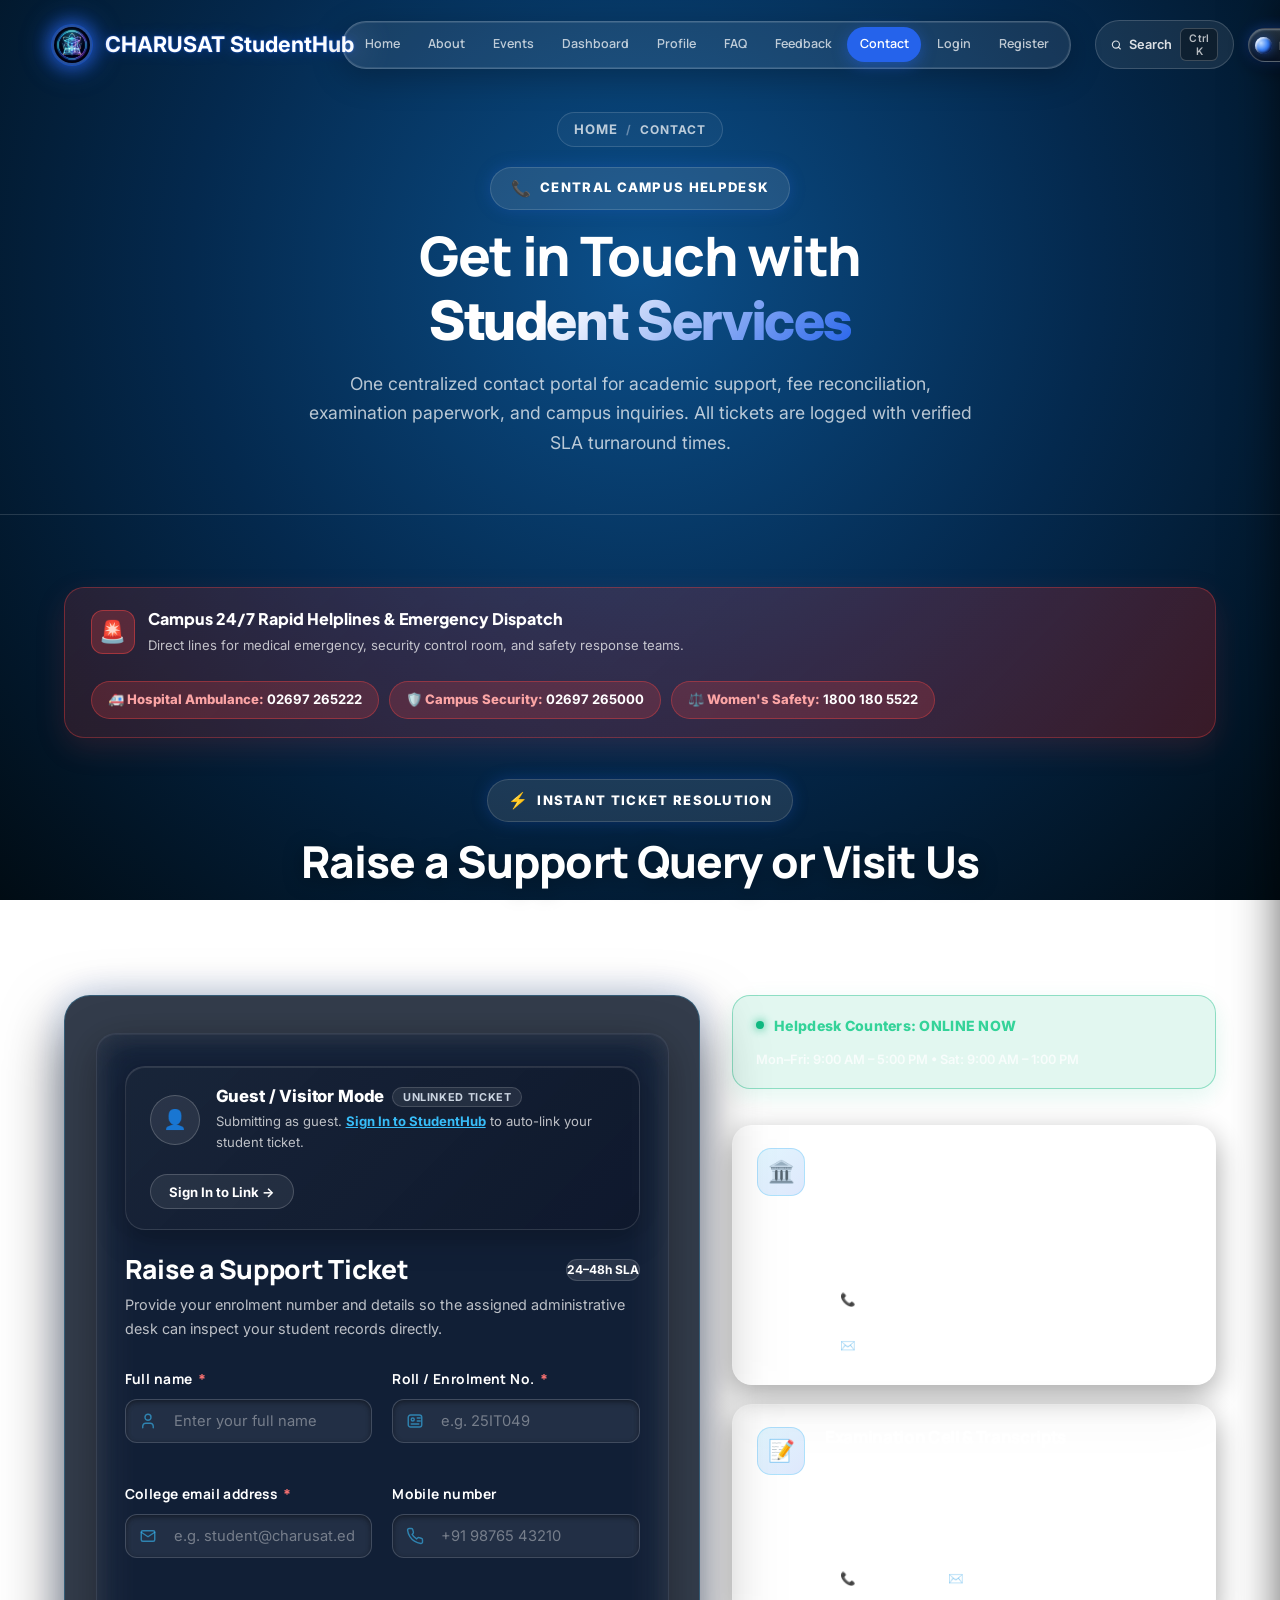
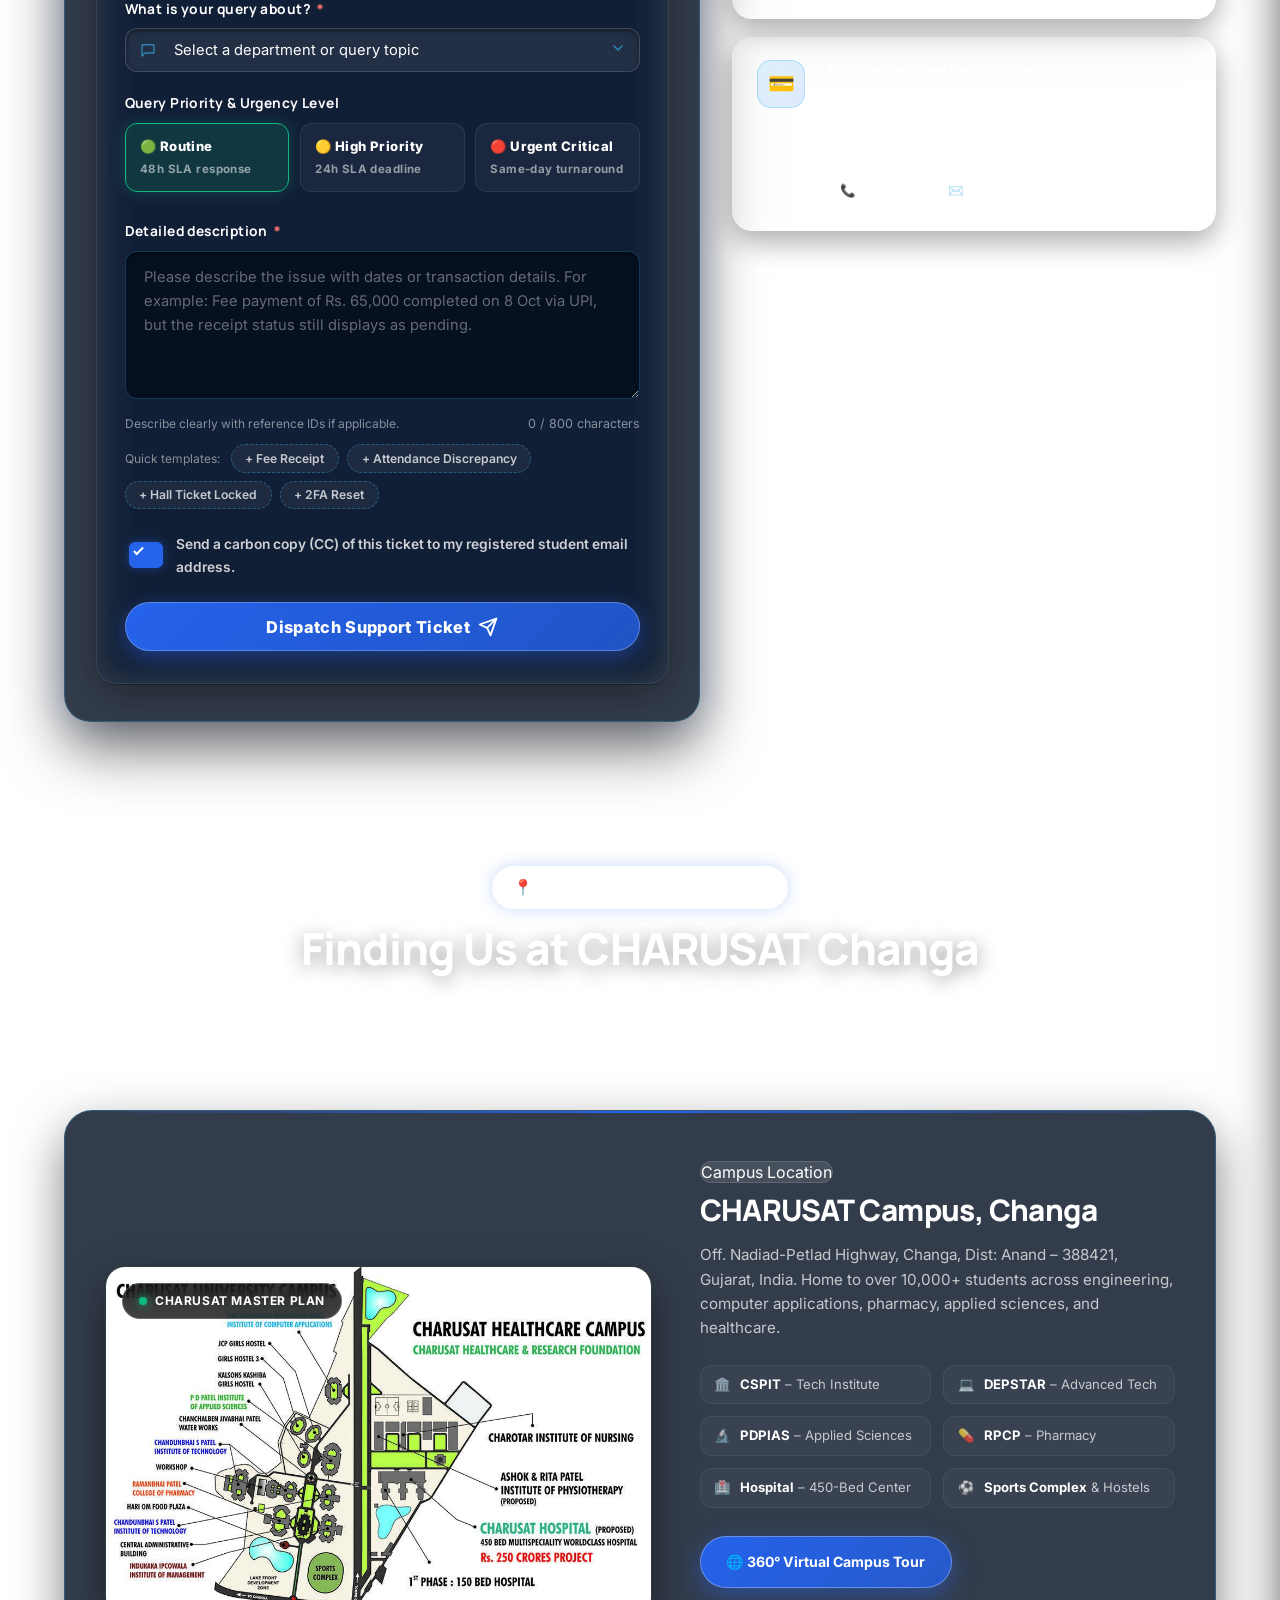
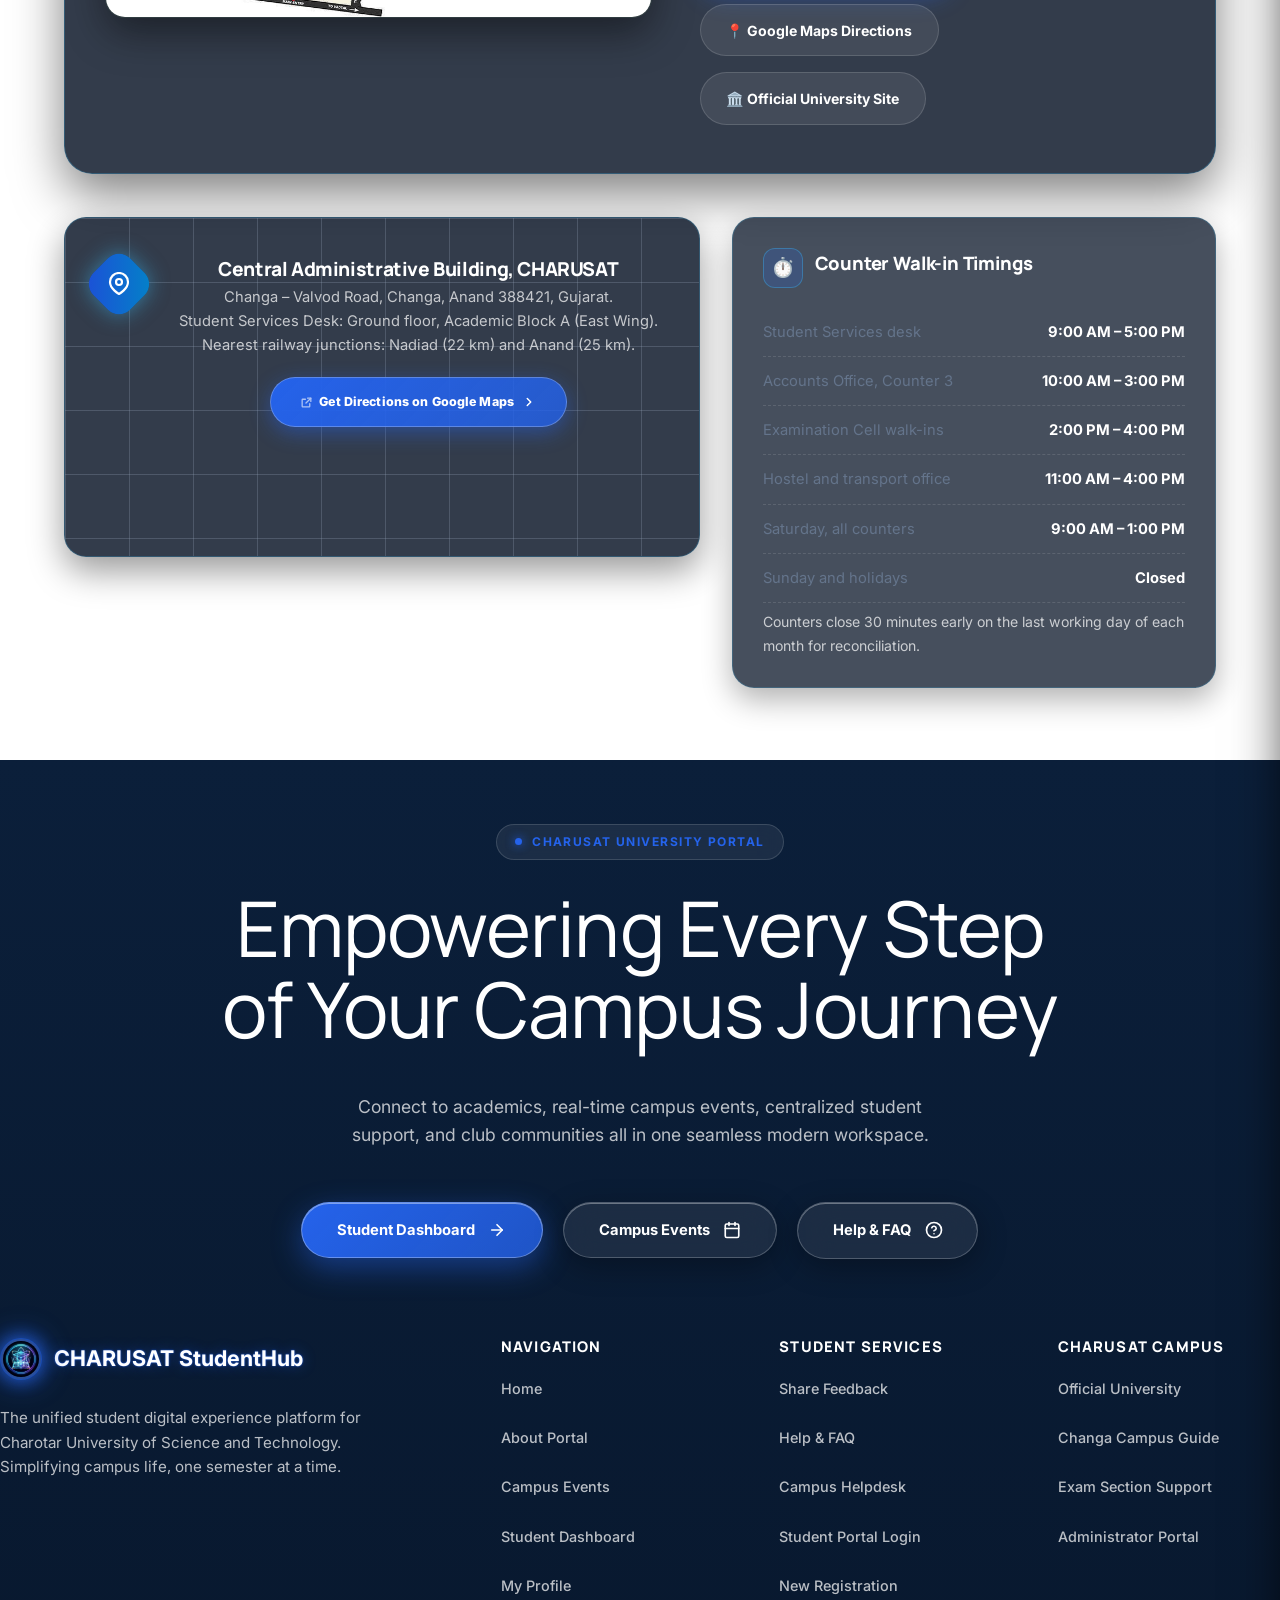
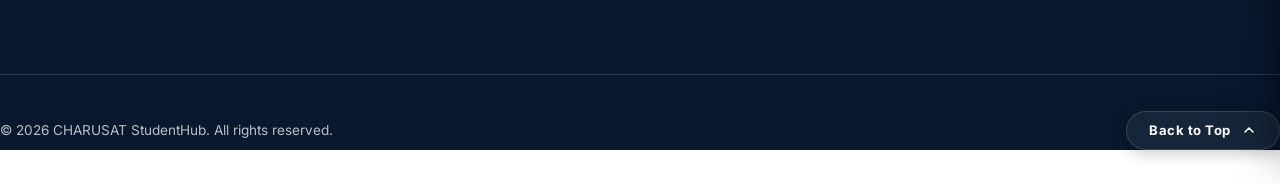
<file: pages/contact.html>
<!DOCTYPE html>
<html lang="en">
<head>
  <meta charset="UTF-8">
  <meta name="viewport" content="width=device-width, initial-scale=1.0">
  <meta name="description" content="Reach the StudentHub help desk, the Accounts Office and the Examination Cell. Campus address, phone numbers and office hours.">
  <title>Contact Student Services — CHARUSAT StudentHub</title>
  <link rel="icon" type="image/png" sizes="32x32" href="../images/studenthublogo.png">
  <link rel="icon" type="image/png" sizes="16x16" href="../images/studenthublogo.png">
  <link rel="shortcut icon" href="../favicon.ico">
  <link rel="apple-touch-icon" href="../images/studenthublogo.png">
  <link rel="preconnect" href="https://fonts.googleapis.com">
  <link rel="preconnect" href="https://fonts.gstatic.com" crossorigin>
  <link href="https://fonts.googleapis.com/css2?family=Inter:wght@400;500;600&family=Manrope:wght@400;500;700;800&family=Plus+Jakarta+Sans:wght@600;700;800;900&family=Outfit:wght@600;700;800;900&display=swap" rel="stylesheet">
  <!-- Stylesheets -->
  <link rel="stylesheet" href="../css/style.css">
  <link rel="stylesheet" href="../css/premium.css">
  <script src="../js/theme.js" defer></script>
  <script src="../js/animations.js" defer></script>
</head>
<body>
  <a class="skip-link" href="#main">Skip to content</a>

  <!-- ================= FLOATING GLASS NAVBAR ================= -->
  <header class="header">
    <a class="logo" href="../index.html" aria-label="CHARUSAT StudentHub Home">
      <img class="logo-mark" src="../images/studenthublogo.png" alt="CHARUSAT StudentHub Logo">
      <span>CHARUSAT StudentHub</span>
    </a>

    <nav class="nav" aria-label="Main Navigation">
      <a href="../index.html" class="nav-item">Home</a>
      <a href="about.html" class="nav-item">About</a>
      <a href="events.html" class="nav-item">Events</a>
      <a href="dashboard.html" class="nav-item">Dashboard</a>
      <a href="profile.html" class="nav-item">Profile</a>
      <a href="faq.html" class="nav-item">FAQ</a>
      <a href="feedback.html" class="nav-item">Feedback</a>
      <a href="contact.html" class="nav-item active" aria-current="page">Contact</a>
      <a href="login.html" class="nav-item">Login</a>
      <a href="register.html" class="nav-item">Register</a>
    </nav>

    <!-- 3D Toggle Switch (Green <-> Blue) & CTA -->
    <div style="display: flex; align-items: center; gap: 0.9rem;">
      <div class="theme-3d-toggle-wrap" style="margin: 0;">
        <button type="button" class="theme-3d-gem-btn" data-theme-cycle-btn="true" aria-label="Cycle 3D Atmosphere: Current is BLUE" title="Click to Cycle 3D Theme Atmosphere">
          <span class="gem-3d-orb gem-3d-orb--blue"></span>
          <span class="gem-3d-label">BLUE</span>
          <span class="gem-3d-icon" aria-hidden="true">
            <svg width="10" height="10" viewBox="0 0 24 24" fill="none" stroke="currentColor" stroke-width="2.6" stroke-linecap="round" stroke-linejoin="round">
              <path d="M21.5 2v6h-6M2.5 22v-6h6M2 11.5a10 10 0 0 1 18.8-4.3M22 12.5a10 10 0 0 1-18.8 4.2"/>
            </svg>
          </span>
        </button>
      </div>
      <a class="contact-btn" href="contact.html">Contact Us</a>
    </div>
  </header>

  <main id="main">

    <!-- ================= BANNER ================= -->
    <section class="banner banner--plain">
      <div class="banner__bg" aria-hidden="true"></div>
      <div class="shell">
        <div class="banner__inner" style="max-width: 840px; margin: 0 auto; text-align: center; display: flex; flex-direction: column; align-items: center;">
          <nav aria-label="Breadcrumb">
            <ul class="crumbs" style="justify-content: center; margin-bottom: 1rem;">
              <li><a href="../index.html">Home</a></li>
              <li>Contact</li>
            </ul>
          </nav>
          <div style="display: flex; justify-content: center; margin-bottom: 0.85rem;">
            <span class="badge" style="background: rgba(37, 99, 235, 0.2); border: 1px solid rgba(56, 189, 248, 0.4); color: #38bdf8; font-family: 'Plus Jakarta Sans', sans-serif; font-size: 0.82rem; font-weight: 800; letter-spacing: 0.1em; text-transform: uppercase; padding: 0.45rem 1.25rem; border-radius: 100px; box-shadow: 0 0 16px rgba(37, 99, 235, 0.25); display: inline-flex; align-items: center; gap: 0.5rem;">
              <span style="font-size: 1rem;">📞</span> Central Campus Helpdesk
            </span>
          </div>
          <h1 style="font-family: 'Plus Jakarta Sans', 'Outfit', sans-serif; font-size: clamp(2.3rem, 4.5vw, 3.4rem); font-weight: 900; color: #ffffff; margin-bottom: 0.85rem; text-align: center; line-height: 1.18; letter-spacing: -0.02em;">
            Get in Touch with <span class="accent-text">Student Services</span>
          </h1>
          <p style="color: var(--muted-color); font-size: 1.05rem; max-width: 700px; margin: 0 auto; text-align: center; line-height: 1.65;">
            One centralized contact portal for academic support, fee reconciliation, examination paperwork, and campus inquiries. All tickets are logged with verified SLA turnaround times.
          </p>
        </div>
      </div>
    </section>

    <!-- ================= EMERGENCY HELPLINE RIBBON & SECTION ================= -->
    <section class="section" style="padding-top: 1rem; padding-bottom: 4rem;">
      <div class="shell">

        <!-- Campus Emergency & Rapid Hotline Ribbon -->
        <div class="emergency-ribbon" data-reveal>
          <div class="emergency-ribbon-left">
            <div class="emergency-ribbon-icon">🚨</div>
            <div>
              <div class="emergency-ribbon-title">Campus 24/7 Rapid Helplines &amp; Emergency Dispatch</div>
              <p class="emergency-ribbon-desc">Direct lines for medical emergency, security control room, and safety response teams.</p>
            </div>
          </div>
          <div class="emergency-quick-buttons">
            <a href="tel:+912697265222" class="emergency-dial-pill">
              <span>🚑 Hospital Ambulance: <b>02697 265222</b></span>
            </a>
            <a href="tel:+912697265000" class="emergency-dial-pill">
              <span>🛡️ Campus Security: <b>02697 265000</b></span>
            </a>
            <a href="tel:18001805522" class="emergency-dial-pill">
              <span>⚖️ Women's Safety: <b>1800 180 5522</b></span>
            </a>
          </div>
        </div>

        <!-- Section Intro Head -->
        <div class="faq-hero-head" data-reveal style="max-width: 820px; margin: 0 auto 2.5rem; text-align: center; display: flex; flex-direction: column; align-items: center; justify-content: center;">
          <div style="display: flex; justify-content: center; margin-bottom: 0.85rem;">
            <span class="badge" style="background: rgba(37, 99, 235, 0.2); border: 1px solid rgba(56, 189, 248, 0.4); color: #38bdf8; font-family: 'Plus Jakarta Sans', sans-serif; font-size: 0.82rem; font-weight: 800; letter-spacing: 0.1em; text-transform: uppercase; padding: 0.45rem 1.25rem; border-radius: 100px; box-shadow: 0 0 16px rgba(37, 99, 235, 0.25); display: inline-flex; align-items: center; gap: 0.5rem;">
              <span style="font-size: 1rem;">⚡</span> Instant Ticket Resolution
            </span>
          </div>
          <h2 style="font-family: 'Plus Jakarta Sans', 'Outfit', sans-serif; font-size: clamp(2rem, 3.8vw, 2.75rem); font-weight: 800; color: #ffffff; margin: 0 0 0.85rem; line-height: 1.2; text-align: center; text-shadow: 0 4px 20px rgba(0, 0, 0, 0.4);">
            Raise a Support Query or Visit Us
          </h2>
          <p style="color: var(--muted-color); max-width: 680px; margin: 0 auto; font-size: 1.02rem; line-height: 1.65; text-align: center;">
            Dispatch an official helpdesk ticket directly to the Accounts, Exam Cell, or Technical Support team, or reach out to counter extensions during office hours.
          </p>
        </div>

        <div class="grid grid--split" style="gap: 2rem; align-items: start;">

          <!-- Left Column: Support Query Ticket Dispatch Form -->
          <div class="card form-wrap contact-glass" data-reveal style="background: rgba(7, 18, 36, 0.82); border: 1px solid rgba(56, 189, 248, 0.25); border-radius: 26px; padding: 2.25rem 2rem; backdrop-filter: blur(24px) saturate(180%);">
            <div class="form-body contact-glass" style="color: #f8fafc;">

              <!-- Verified / Guest Student Profile Detection Banner (Dynamically Hydrated) -->
              <div class="verified-student-card is-guest" id="ct-student-banner" style="margin-bottom: 1.5rem;">
                <div class="verified-student-left">
                  <div class="verified-student-avatar" id="ct-avatar-badge">👤</div>
                  <div class="verified-student-info">
                    <h4>
                      <span id="ct-display-name">Guest / Visitor Mode</span>
                      <span class="guest-pulse-pill" id="ct-verified-pill">Unlinked Ticket</span>
                    </h4>
                    <p class="verified-student-meta" id="ct-student-status-text">
                      Submitting as guest. <a href="login.html" style="color: #38bdf8; font-weight: 700; text-decoration: underline;">Sign In to StudentHub</a> to auto-link your student ticket.
                    </p>
                  </div>
                </div>
                <button type="button" id="ct-toggle-fill-btn" class="anon-toggle-btn" title="Sign In or Clear Credentials">
                  <span>Sign In to Link &rarr;</span>
                </button>
              </div>

              <div style="display: flex; align-items: center; justify-content: space-between; margin-bottom: 0.5rem; flex-wrap: wrap; gap: 0.5rem;">
                <h3 style="font-family: 'Plus Jakarta Sans', sans-serif; font-size: 1.65rem; font-weight: 800; color: #ffffff; margin: 0;">
                  Raise a Support Ticket
                </h3>
                <span class="badge" style="background: rgba(37, 99, 235, 0.2); border: 1px solid rgba(56, 189, 248, 0.4); color: #38bdf8; font-size: 0.75rem; font-weight: 700;">
                  24–48h SLA
                </span>
              </div>
              <p style="color: var(--muted-color); font-size: 0.9rem; margin-bottom: 1.75rem; line-height: 1.6;">
                Provide your enrolment number and details so the assigned administrative desk can inspect your student records directly.
              </p>

              <form data-success="contact-success" id="studentContactForm" novalidate>
                <!-- 2-Column Responsive Student Credentials Grid -->
                <div class="feedback-inputs-grid" style="margin-bottom: 1.25rem;">
                  <!-- Full Name -->
                  <div class="field" style="margin-bottom: 0;">
                    <label for="ct-name">Full name <span class="req">*</span></label>
                    <div class="control">
                      <svg width="18" height="18" viewBox="0 0 24 24" fill="none" stroke="currentColor" stroke-width="1.9" stroke-linecap="round" stroke-linejoin="round" aria-hidden="true">
                        <path d="M19 21v-2a4 4 0 0 0-4-4H9a4 4 0 0 0-4 4v2"/><circle cx="12" cy="7" r="4"/>
                      </svg>
                      <input class="input" type="text" id="ct-name" name="name" autocomplete="name" placeholder="Enter your full name" required>
                    </div>
                  </div>

                  <!-- Roll / Enrolment No -->
                  <div class="field" style="margin-bottom: 0;">
                    <label for="ct-enrolment">Roll / Enrolment No. <span class="req">*</span></label>
                    <div class="control">
                      <svg width="18" height="18" viewBox="0 0 24 24" fill="none" stroke="currentColor" stroke-width="1.9" stroke-linecap="round" stroke-linejoin="round" aria-hidden="true">
                        <rect x="3" y="4" width="18" height="16" rx="3"/><circle cx="9" cy="10" r="2"/><line x1="15" y1="8" x2="19" y2="8"/><line x1="15" y1="12" x2="19" y2="12"/><line x1="7" y1="16" x2="17" y2="16"/>
                      </svg>
                      <input class="input" type="text" id="ct-enrolment" name="enrolment" placeholder="e.g. 25IT049" required>
                    </div>
                  </div>

                  <!-- Email Address -->
                  <div class="field" style="margin-bottom: 0;">
                    <label for="ct-email">College email address <span class="req">*</span></label>
                    <div class="control">
                      <svg width="18" height="18" viewBox="0 0 24 24" fill="none" stroke="currentColor" stroke-width="1.9" stroke-linecap="round" stroke-linejoin="round" aria-hidden="true">
                        <rect x="3" y="5" width="18" height="14" rx="2"/><path d="m3 7 9 6 9-6"/>
                      </svg>
                      <input class="input" type="email" id="ct-email" name="email" autocomplete="email" placeholder="e.g. student@charusat.edu.in" required>
                    </div>
                  </div>

                  <!-- Mobile Number -->
                  <div class="field" style="margin-bottom: 0;">
                    <label for="ct-phone">Mobile number</label>
                    <div class="control">
                      <svg width="18" height="18" viewBox="0 0 24 24" fill="none" stroke="currentColor" stroke-width="1.9" stroke-linecap="round" stroke-linejoin="round" aria-hidden="true">
                        <path d="M22 16.9v3a2 2 0 0 1-2.2 2 19.8 19.8 0 0 1-8.6-3.1 19.5 19.5 0 0 1-6-6A19.8 19.8 0 0 1 2.1 4.2 2 2 0 0 1 4.1 2h3a2 2 0 0 1 2 1.7c.1 1 .4 1.9.7 2.8a2 2 0 0 1-.5 2.1L8.1 9.9a16 16 0 0 0 6 6l1.3-1.2a2 2 0 0 1 2.1-.5c.9.3 1.8.6 2.8.7a2 2 0 0 1 1.7 2Z"/>
                      </svg>
                      <input class="input" type="tel" id="ct-phone" name="phone" autocomplete="tel" inputmode="tel" placeholder="+91 98765 43210">
                    </div>
                  </div>
                </div>

                <!-- Query Subject Category -->
                <div class="field" style="margin-bottom: 1.25rem;">
                  <label for="ct-subject">What is your query about? <span class="req">*</span></label>
                  <div class="control">
                    <svg width="18" height="18" viewBox="0 0 24 24" fill="none" stroke="currentColor" stroke-width="1.9" stroke-linecap="round" stroke-linejoin="round" aria-hidden="true">
                      <path d="M4 5h16v11H8l-4 4z"/>
                    </svg>
                    <select class="select" id="ct-subject" name="subject" required>
                      <option value="">Select a department or query topic</option>
                      <option value="Examination Cell">Examination Cell — Results, Transcripts &amp; Hall Tickets</option>
                      <option value="Accounts Office">Accounts Office — Fee Payment, Verification &amp; Receipts</option>
                      <option value="Academic Section">Academic Section — Biometric Attendance Correction</option>
                      <option value="IT Helpdesk">IT Helpdesk — StudentHub Account Access &amp; Password</option>
                      <option value="Campus Living">Campus Living — Hostel Allocation, Mess &amp; Bus Transit</option>
                      <option value="Student Council">Student Council — Campus Events &amp; Club Registrations</option>
                      <option value="Technical Portal Bug">Technical Bug / Mobile View Glitch</option>
                      <option value="General University Inquiry">General University Inquiry</option>
                    </select>
                    <span class="control__caret" aria-hidden="true">
                      <svg width="16" height="16" viewBox="0 0 24 24" fill="none" stroke="currentColor" stroke-width="2" stroke-linecap="round" stroke-linejoin="round"><path d="m6 9 6 6 6-6"/></svg>
                    </span>
                  </div>
                </div>

                <!-- Priority / Urgency Selector Matrix -->
                <div class="field" style="margin-bottom: 1.25rem;">
                  <label style="font-family: 'Plus Jakarta Sans', sans-serif; font-size: 0.9rem; font-weight: 700; color: #ffffff; margin-bottom: 0.35rem;">
                    Query Priority &amp; Urgency Level
                  </label>
                  <div class="priority-selector-grid" role="radiogroup" aria-label="Priority level">
                    <label class="priority-label-card">
                      <input type="radio" name="priority" value="normal" checked>
                      <div class="priority-inner">
                        <span class="priority-title">🟢 Routine</span>
                        <span class="priority-sla">48h SLA response</span>
                      </div>
                    </label>
                    <label class="priority-label-card">
                      <input type="radio" name="priority" value="high">
                      <div class="priority-inner">
                        <span class="priority-title">🟡 High Priority</span>
                        <span class="priority-sla">24h SLA deadline</span>
                      </div>
                    </label>
                    <label class="priority-label-card">
                      <input type="radio" name="priority" value="urgent">
                      <div class="priority-inner">
                        <span class="priority-title">🔴 Urgent Critical</span>
                        <span class="priority-sla">Same-day turnaround</span>
                      </div>
                    </label>
                  </div>
                </div>

                <!-- Message Textarea with Quick-insert Pills -->
                <div class="field" style="margin-bottom: 1.25rem;">
                  <label for="ct-message">Detailed description <span class="req">*</span></label>
                  <textarea class="textarea" id="ct-message" name="message" rows="4" maxlength="800" autocomplete="off" placeholder="Please describe the issue with dates or transaction details. For example: Fee payment of Rs. 65,000 completed on 8 Oct via UPI, but the receipt status still displays as pending." required></textarea>
                  
                  <div class="textarea-footer-row">
                    <span style="font-size: 0.75rem;">Describe clearly with reference IDs if applicable.</span>
                    <span id="ct-char-counter">0 / 800 characters</span>
                  </div>

                  <!-- Quick Prompt Tags -->
                  <div class="feedback-quick-tags" style="margin-top: 0.85rem;">
                    <span style="font-size: 0.75rem; color: rgba(255, 255, 255, 0.5); align-self: center; margin-right: 0.2rem;">Quick templates:</span>
                    <button type="button" class="feedback-tag-pill" data-insert="Fee payment completed but receipt PDF returns error. Transaction ID: ">+ Fee Receipt</button>
                    <button type="button" class="feedback-tag-pill" data-insert="Biometric attendance marked absent for Lecture 2 on date: ">+ Attendance Discrepancy</button>
                    <button type="button" class="feedback-tag-pill" data-insert="Hall ticket download button is disabled for upcoming end-sem exam.">+ Hall Ticket Locked</button>
                    <button type="button" class="feedback-tag-pill" data-insert="Please reset two-factor authentication on my student portal account.">+ 2FA Reset</button>
                  </div>
                </div>

                <!-- Checkbox -->
                <label class="check mt-5" for="ct-copy" style="margin-top: 1.25rem;">
                  <input type="checkbox" id="ct-copy" name="copy" value="yes" checked>
                  <span>Send a carbon copy (CC) of this ticket to my registered student email address.</span>
                </label>

                <!-- Submit Button -->
                <button class="btn btn--primary btn--block mt-5" type="submit" id="ct-submit-btn" style="padding: 1.05rem 2rem; font-size: 1.02rem; font-weight: 800; display: flex; align-items: center; justify-content: center; gap: 0.75rem; letter-spacing: 0.02em; margin-top: 1.5rem; border-radius: 14px;">
                  <span id="ct-btn-text">Dispatch Support Ticket</span>
                  <svg width="20" height="20" viewBox="0 0 24 24" fill="none" stroke="currentColor" stroke-width="2.2" stroke-linecap="round" stroke-linejoin="round" aria-hidden="true">
                    <line x1="22" y1="2" x2="11" y2="13"></line>
                    <polygon points="22 2 15 22 11 13 2 9 22 2"></polygon>
                  </svg>
                </button>
              </form>
            </div>

            <!-- Digital Ticket Receipt Confirmation Screen -->
            <div class="success" id="contact-success">
              <div class="success__ring">
                <svg width="44" height="44" viewBox="0 0 24 24" fill="none" stroke-width="2.6" stroke-linecap="round" stroke-linejoin="round" aria-hidden="true">
                  <path d="m5 12.5 4.6 4.6L19 7.7"/>
                </svg>
              </div>
              <div style="display: inline-block; background: rgba(16, 185, 129, 0.15); border: 1px solid rgba(16, 185, 129, 0.4); color: #34d399; font-size: 0.78rem; font-weight: 800; text-transform: uppercase; letter-spacing: 0.1em; padding: 0.35rem 1.15rem; border-radius: 100px; margin-bottom: 0.85rem;">
                Ticket Dispatched &amp; Queued
              </div>
              <h3 style="font-family: 'Plus Jakarta Sans', 'Outfit', sans-serif; font-size: 2rem; font-weight: 800; color: #ffffff; margin-bottom: 0.5rem;">
                Helpdesk Ticket Logged
              </h3>
              <p style="color: rgba(255, 255, 255, 0.75); font-size: 0.95rem; max-width: 540px; margin: 0 auto 1.25rem; line-height: 1.65;">
                Your query has been assigned to the Student Services resolution queue. A copy has been dispatched to your email address with the receipt below.
              </p>

              <!-- Digital Ticket Card -->
              <div class="digital-receipt-modern">
                <div class="receipt-header-row">
                  <div>
                    <span style="font-size: 0.7rem; text-transform: uppercase; letter-spacing: 0.1em; color: rgba(255, 255, 255, 0.5);">Ticket Tracking ID</span>
                    <div style="margin-top: 0.25rem;">
                      <span class="receipt-code-pill">
                        <span id="ticket-id">SH-TKT-2026-4418</span>
                        <button type="button" class="receipt-copy-btn" id="ticket-copy-btn" title="Copy tracking reference">
                          <svg width="16" height="16" viewBox="0 0 24 24" fill="none" stroke="currentColor" stroke-width="2" stroke-linecap="round" stroke-linejoin="round">
                            <rect x="9" y="9" width="13" height="13" rx="2" ry="2"></rect>
                            <path d="M5 15H4a2 2 0 0 1-2-2V4a2 2 0 0 1 2-2h9a2 2 0 0 1 2 2v1"></path>
                          </svg>
                        </button>
                      </span>
                    </div>
                  </div>
                  <div style="text-align: right;">
                    <span style="font-size: 0.7rem; text-transform: uppercase; letter-spacing: 0.08em; color: #34d399; font-weight: 800;">Desk Status</span>
                    <div style="color: #ffffff; font-weight: 700; font-size: 0.88rem; margin-top: 0.2rem;">ASSIGNED TO QUEUE</div>
                  </div>
                </div>

                <div class="receipt-item-row">
                  <span>Submitter:</span>
                  <strong id="ticket-student">CHARUSAT Student (25IT049)</strong>
                </div>
                <div class="receipt-item-row">
                  <span>Query Category:</span>
                  <strong id="ticket-subject">Examination Cell</strong>
                </div>
                <div class="receipt-item-row">
                  <span>Assigned Urgency:</span>
                  <strong id="ticket-priority" style="color: #38bdf8;">🟢 Routine (48h SLA)</strong>
                </div>
                <div class="receipt-item-row">
                  <span>Dispatch Timestamp:</span>
                  <strong id="ticket-time">14 Oct 2026, 06:35 PM</strong>
                </div>
                <div class="receipt-item-row">
                  <span>Target SLA:</span>
                  <strong style="color: #34d399;">Resolved within 1–2 working days</strong>
                </div>
              </div>

              <div style="display: flex; justify-content: center; gap: 1rem; flex-wrap: wrap;">
                <button class="btn btn--outline" id="print-ticket-btn" type="button" style="padding: 0.75rem 1.8rem; border-radius: 100px; font-weight: 700; display: inline-flex; align-items: center; gap: 0.5rem;">
                  <svg width="16" height="16" viewBox="0 0 24 24" fill="none" stroke="currentColor" stroke-width="2" stroke-linecap="round" stroke-linejoin="round">
                    <polyline points="6 9 6 2 18 2 18 9"></polyline>
                    <path d="M6 18H4a2 2 0 0 1-2-2v-5a2 2 0 0 1 2-2h16a2 2 0 0 1 2 2v5a2 2 0 0 1-2 2h-2"></path>
                    <rect x="6" y="14" width="12" height="8"></rect>
                  </svg>
                  <span>Print Ticket</span>
                </button>
                <button class="btn btn--primary" data-reset type="button" style="padding: 0.75rem 2rem; border-radius: 100px; font-weight: 800;">
                  Raise Another Query
                </button>
              </div>
            </div>
          </div>

          <!-- Right Column: Campus Department Directory Cards & Live Desk Status -->
          <div class="stack" style="display: flex; flex-direction: column; gap: 1.25rem;">

            <!-- Live Campus Desk Status Badge -->
            <div style="background: rgba(16, 185, 129, 0.12); border: 1px solid rgba(16, 185, 129, 0.4); border-radius: 18px; padding: 1.1rem 1.4rem; display: flex; align-items: center; justify-content: space-between; gap: 0.75rem; box-shadow: 0 8px 25px rgba(16, 185, 129, 0.12); flex-wrap: wrap;">
              <div style="display: flex; align-items: center; gap: 0.65rem;">
                <span class="pulse-dot-green"></span>
                <span style="color: #34d399; font-weight: 800; font-size: 0.88rem; font-family: 'Plus Jakarta Sans', sans-serif; letter-spacing: 0.02em;">
                  Helpdesk Counters: ONLINE NOW
                </span>
              </div>
              <span style="color: rgba(255, 255, 255, 0.75); font-size: 0.8rem; font-weight: 600;">
                Mon–Fri: 9:00 AM – 5:00 PM &bull; Sat: 9:00 AM – 1:00 PM
              </span>
            </div>

            <!-- Department Directory List -->
            <div class="contact-directory-grid">

              <!-- Card 1: Registrar & Student Section -->
              <article class="dept-directory-card" data-reveal data-reveal-delay="1">
                <div class="dept-directory-icon">🏛️</div>
                <div class="dept-directory-body">
                  <div class="dept-directory-header">
                    <h4>Registrar &amp; Student Section</h4>
                    <span class="dept-hours-pill">Block A &bull; Ground Floor</span>
                  </div>
                  <p class="dept-directory-desc">
                    Bonafide certificates, official student ID issuance, admission verifications, and academic migration certificates.
                  </p>
                  <div class="dept-contact-links">
                    <a href="tel:+912697265011" class="dept-link-btn">
                      <span>📞 +91 2697 265011 (Ext. 201)</span>
                    </a>
                    <a href="mailto:registrar@charusat.ac.in" class="dept-link-btn">
                      <span>✉️ registrar@charusat.ac.in</span>
                    </a>
                  </div>
                </div>
              </article>

              <!-- Card 2: Examination Cell & Transcripts -->
              <article class="dept-directory-card" data-reveal data-reveal-delay="2">
                <div class="dept-directory-icon">📝</div>
                <div class="dept-directory-body">
                  <div class="dept-directory-header">
                    <h4>Examination Cell &amp; Transcripts</h4>
                    <span class="dept-hours-pill">Block B &bull; 1st Floor</span>
                  </div>
                  <p class="dept-directory-desc">
                    Grade sheet corrections, official transcripts, end-semester exam hall tickets, and re-evaluation applications.
                  </p>
                  <div class="dept-contact-links">
                    <a href="tel:+912697265011" class="dept-link-btn">
                      <span>📞 Ext. 108</span>
                    </a>
                    <a href="mailto:exams@charusat.ac.in" class="dept-link-btn">
                      <span>✉️ exams@charusat.ac.in</span>
                    </a>
                  </div>
                </div>
              </article>

              <!-- Card 3: Accounts & Fee Reconciliation -->
              <article class="dept-directory-card" data-reveal data-reveal-delay="3">
                <div class="dept-directory-icon">💳</div>
                <div class="dept-directory-body">
                  <div class="dept-directory-header">
                    <h4>Accounts &amp; Fee Reconciliation</h4>
                    <span class="dept-hours-pill">Counter 3 &bull; Central Admin</span>
                  </div>
                  <p class="dept-directory-desc">
                    Tuition payment receipts, net-banking reconciliation, fee structure certificates, and scholarship disbursements.
                  </p>
                  <div class="dept-contact-links">
                    <a href="tel:+912697265011" class="dept-link-btn">
                      <span>📞 Ext. 231</span>
                    </a>
                    <a href="mailto:accounts@charusat.ac.in" class="dept-link-btn">
                      <span>✉️ accounts@charusat.ac.in</span>
                    </a>
                  </div>
                </div>
              </article>

              <!-- Card 4: IT Helpdesk & Portal Support -->
              <article class="dept-directory-card" data-reveal data-reveal-delay="4">
                <div class="dept-directory-icon">💻</div>
                <div class="dept-directory-body">
                  <div class="dept-directory-header">
                    <h4>IT Helpdesk &amp; Portal Support</h4>
                    <span class="dept-hours-pill">DEPSTAR &bull; Lab 03</span>
                  </div>
                  <p class="dept-directory-desc">
                    StudentHub account lockout, biometric attendance terminal sync, campus Wi-Fi MAC onboarding, and 2FA resets.
                  </p>
                  <div class="dept-contact-links">
                    <a href="tel:+912697265011" class="dept-link-btn">
                      <span>📞 Ext. 412</span>
                    </a>
                    <a href="mailto:helpdesk@charusat.edu.in" class="dept-link-btn">
                      <span>✉️ helpdesk@charusat.edu.in</span>
                    </a>
                  </div>
                </div>
              </article>

              <!-- Card 5: Campus Transit, Bus & Hostel Desk -->
              <article class="dept-directory-card" data-reveal data-reveal-delay="5">
                <div class="dept-directory-icon">🚌</div>
                <div class="dept-directory-body">
                  <div class="dept-directory-header">
                    <h4>Hostel &amp; Transportation Desk</h4>
                    <span class="dept-hours-pill">Student Amenity &bull; Room 12</span>
                  </div>
                  <p class="dept-directory-desc">
                    Hostel wing allotment, mess pass issuance, and bus route registration between Ahmedabad, Vadodara, Nadiad, and Anand.
                  </p>
                  <div class="dept-contact-links">
                    <a href="tel:+912697265011" class="dept-link-btn">
                      <span>📞 Ext. 315</span>
                    </a>
                    <a href="mailto:transit@charusat.edu.in" class="dept-link-btn">
                      <span>✉️ transit@charusat.edu.in</span>
                    </a>
                  </div>
                </div>
              </article>

            </div>

          </div>

        </div>
      </div>
    </section>

    <!-- ================= CAMPUS NAVIGATION & MAP ================= -->
    <section class="section" id="finding-us" style="padding-top: 2rem; padding-bottom: 5rem;">
      <div class="shell">

        <!-- Centered Section Head for Finding Us -->
        <div class="faq-hero-head" data-reveal style="max-width: 820px; margin: 0 auto 2.5rem; text-align: center; display: flex; flex-direction: column; align-items: center; justify-content: center;">
          <div style="display: flex; justify-content: center; margin-bottom: 0.85rem;">
            <span class="badge" style="background: rgba(37, 99, 235, 0.2); border: 1px solid rgba(56, 189, 248, 0.4); color: #38bdf8; font-family: 'Plus Jakarta Sans', sans-serif; font-size: 0.82rem; font-weight: 800; letter-spacing: 0.1em; text-transform: uppercase; padding: 0.45rem 1.25rem; border-radius: 100px; box-shadow: 0 0 16px rgba(37, 99, 235, 0.25); display: inline-flex; align-items: center; gap: 0.5rem;">
              <span style="font-size: 1rem;">📍</span> Campus Map &amp; Navigation
            </span>
          </div>
          <h2 style="font-family: 'Plus Jakarta Sans', 'Outfit', sans-serif; font-size: clamp(2rem, 3.8vw, 2.75rem); font-weight: 800; color: #ffffff; margin: 0 0 0.85rem; line-height: 1.2; text-align: center; text-shadow: 0 4px 20px rgba(0, 0, 0, 0.4);">
            Finding Us at CHARUSAT Changa
          </h2>
          <p style="color: var(--muted-color); max-width: 680px; margin: 0 auto; font-size: 1.02rem; line-height: 1.65; text-align: center;">
            Charotar University of Science and Technology is situated in Changa, Anand. Explore the official campus master plan, take a live 360° virtual tour, or navigate via Google Maps.
          </p>
        </div>

        <!-- Master Plan Card -->
        <div class="campus-finding-card" data-reveal style="background: rgba(7, 18, 36, 0.82); border: 1px solid rgba(56, 189, 248, 0.25); border-radius: 28px; box-shadow: 0 20px 50px rgba(0, 0, 0, 0.5);">
          <!-- Left: Official Campus Map Image -->
          <div class="campus-map-preview-wrap">
            <span class="campus-map-overlay-badge">
              <span class="pulse-dot-green"></span>
              CHARUSAT Master Plan
            </span>
            <a href="https://360-virtual-tour.charusat.ac.in/" target="_blank" rel="noopener" title="Open 360° Virtual Campus Tour">
              <img class="campus-map-img" src="../images/charusat-campus-map.png" alt="Official CHARUSAT University Campus Layout">
            </a>
          </div>

          <!-- Right: Campus Info & Interactive Links -->
          <div class="campus-info-pane">
            <span class="badge badge--primary mb-2" style="background: rgba(37, 99, 235, 0.25); border: 1px solid rgba(56, 189, 248, 0.4); color: #38bdf8;">Campus Location</span>
            <h3 style="font-size: 1.85rem; font-family: 'Plus Jakarta Sans', sans-serif; font-weight: 800; margin: 0.5rem 0 1rem; color: #ffffff;">CHARUSAT Campus, Changa</h3>
            <p style="color: var(--muted-color); font-size: 0.95rem; line-height: 1.6; margin-bottom: 1.25rem;">
              Off. Nadiad-Petlad Highway, Changa, Dist: Anand &ndash; 388421, Gujarat, India. 
              Home to over 10,000+ students across engineering, computer applications, pharmacy, applied sciences, and healthcare.
            </p>

            <div class="campus-landmarks-grid">
              <div class="campus-landmark-item">
                <span>🏛️</span>
                <span><b>CSPIT</b> &ndash; Tech Institute</span>
              </div>
              <div class="campus-landmark-item">
                <span>💻</span>
                <span><b>DEPSTAR</b> &ndash; Advanced Tech</span>
              </div>
              <div class="campus-landmark-item">
                <span>🔬</span>
                <span><b>PDPIAS</b> &ndash; Applied Sciences</span>
              </div>
              <div class="campus-landmark-item">
                <span>💊</span>
                <span><b>RPCP</b> &ndash; Pharmacy</span>
              </div>
              <div class="campus-landmark-item">
                <span>🏥</span>
                <span><b>Hospital</b> &ndash; 450-Bed Center</span>
              </div>
              <div class="campus-landmark-item">
                <span>⚽</span>
                <span><b>Sports Complex</b> &amp; Hostels</span>
              </div>
            </div>

            <div class="campus-actions-row">
              <a href="https://360-virtual-tour.charusat.ac.in/" target="_blank" rel="noopener" class="campus-btn campus-btn--primary">
                <span>🌐 360° Virtual Campus Tour</span>
              </a>
              <a href="https://maps.app.goo.gl/zqZKyZSgVok7JNGn8" target="_blank" rel="noopener" class="campus-btn campus-btn--glass">
                <span>📍 Google Maps Directions</span>
              </a>
              <a href="https://www.charusat.ac.in/" target="_blank" rel="noopener" class="campus-btn campus-btn--glass">
                <span>🏛️ Official University Site</span>
              </a>
            </div>
          </div>
        </div>

        <!-- Symmetrical 2-Column Directions & Timings Grid -->
        <div class="grid grid--split mt-8" style="gap: 2rem; margin-top: 2.75rem;">
          <!-- Map Pin Direction Card -->
          <div class="map" data-reveal style="display: flex; gap: 1.25rem; align-items: flex-start;">
            <div class="map__pin" aria-hidden="true" style="width: 52px; height: 52px; border-radius: 16px; display: grid; place-items: center; flex-shrink: 0;">
              <svg width="24" height="24" viewBox="0 0 24 24" fill="none" stroke="#ffffff" stroke-width="2.2" stroke-linecap="round" stroke-linejoin="round">
                <path d="M21 10c0 7-9 12-9 12s-9-5-9-12a9 9 0 0 1 18 0Z"/><circle cx="12" cy="10" r="3"/>
              </svg>
            </div>
            <div class="map__body">
              <h4 style="font-family: 'Plus Jakarta Sans', sans-serif; font-size: 1.2rem; font-weight: 800; color: #ffffff; margin-bottom: 0.4rem;">
                Central Administrative Building, CHARUSAT
              </h4>
              <p style="color: var(--muted-color); font-size: 0.92rem; line-height: 1.6; margin-bottom: 1.25rem;">
                Changa &ndash; Valvod Road, Changa, Anand 388421, Gujarat.<br>
                Student Services Desk: Ground floor, Academic Block A (East Wing). Nearest railway junctions: Nadiad (22 km) and Anand (25 km).
              </p>
              <a class="btn btn--primary btn--sm" href="https://maps.app.goo.gl/zqZKyZSgVok7JNGn8" target="_blank" rel="noopener" style="padding: 0.65rem 1.4rem; border-radius: 100px; font-weight: 700; display: inline-flex; align-items: center; gap: 0.5rem; text-decoration: none;">
                <span>Get Directions on Google Maps</span>
                <svg width="14" height="14" viewBox="0 0 24 24" fill="none" stroke="currentColor" stroke-width="2.5" stroke-linecap="round" stroke-linejoin="round"><path d="m9 18 6-6-6-6"/></svg>
              </a>
            </div>
          </div>

          <!-- Counter Timings Card -->
          <div class="card feedback-info-card" data-reveal data-reveal-delay="1" style="background: rgba(7, 18, 36, 0.82); border: 1px solid rgba(56, 189, 248, 0.22); border-radius: 22px; padding: 2rem;">
            <div style="display: flex; align-items: center; gap: 0.75rem; margin-bottom: 1.25rem;">
              <span style="width: 40px; height: 40px; border-radius: 12px; background: rgba(37, 99, 235, 0.2); border: 1px solid rgba(56, 189, 248, 0.35); display: grid; place-items: center; color: #38bdf8; font-size: 1.2rem;">⏱️</span>
              <h3 style="font-family: 'Plus Jakarta Sans', sans-serif; font-size: 1.25rem; font-weight: 800; color: #ffffff; margin: 0;">
                Counter Walk-in Timings
              </h3>
            </div>
            <ul class="hours" style="list-style: none; padding: 0; margin: 0;">
              <li><span>Student Services desk</span><b>9:00 AM &ndash; 5:00 PM</b></li>
              <li><span>Accounts Office, Counter 3</span><b>10:00 AM &ndash; 3:00 PM</b></li>
              <li><span>Examination Cell walk-ins</span><b>2:00 PM &ndash; 4:00 PM</b></li>
              <li><span>Hostel and transport office</span><b>11:00 AM &ndash; 4:00 PM</b></li>
              <li><span>Saturday, all counters</span><b>9:00 AM &ndash; 1:00 PM</b></li>
              <li><span>Sunday and holidays</span><b style="color: #f87171;">Closed</b></li>
            </ul>
            <p class="hint mt-4" style="color: rgba(255, 255, 255, 0.5); font-size: 0.8rem; margin-top: 1rem;">
              Counters close 30 minutes early on the last working day of each month for reconciliation.
            </p>
          </div>
        </div>

      </div>
    </section>

  </main>

  <!-- ================= UNIFIED CYBER FOOTER ================= -->
  <div class="footer-wrap">
    <footer class="footer">
      <!-- Top Call-to-Action Section -->
      <div class="footer-hero-actions">
        <div class="footer-hero-tag">CHARUSAT UNIVERSITY PORTAL</div>
        <h3 class="footer-hero-headline">Empowering Every Step of Your Campus Journey</h3>
        <p class="footer-hero-desc">
          Connect to academics, real-time campus events, centralized student support, 
          and club communities all in one seamless modern workspace.
        </p>
        <div class="footer-pill-btn-group">
          <a href="dashboard.html" class="footer-glass-pill footer-glass-pill--primary">
            <span>Student Dashboard</span>
            <svg width="18" height="18" viewBox="0 0 24 24" fill="none" stroke="currentColor" stroke-width="2.2" stroke-linecap="round" stroke-linejoin="round">
              <line x1="5" y1="12" x2="19" y2="12"></line>
              <polyline points="12 5 19 12 12 19"></polyline>
            </svg>
          </a>
          <a href="events.html" class="footer-glass-pill">
            <span>Campus Events</span>
            <svg width="18" height="18" viewBox="0 0 24 24" fill="none" stroke="currentColor" stroke-width="2.2" stroke-linecap="round" stroke-linejoin="round">
              <rect x="3" y="4" width="18" height="18" rx="2" ry="2"></rect>
              <line x1="16" y1="2" x2="16" y2="6"></line>
              <line x1="8" y1="2" x2="8" y2="6"></line>
              <line x1="3" y1="10" x2="21" y2="10"></line>
            </svg>
          </a>
          <a href="faq.html" class="footer-glass-pill">
            <span>Help &amp; FAQ</span>
            <svg width="18" height="18" viewBox="0 0 24 24" fill="none" stroke="currentColor" stroke-width="2.2" stroke-linecap="round" stroke-linejoin="round">
              <circle cx="12" cy="12" r="10"></circle>
              <path d="M9.09 9a3 3 0 0 1 5.83 1c0 2-3 3-3 3"></path>
              <line x1="12" y1="17" x2="12.01" y2="17"></line>
            </svg>
          </a>
        </div>
      </div>

      <!-- Footer Columns Grid -->
      <div class="footer-grid">
        <div class="footer-brand">
          <a class="logo" href="../index.html">
            <img class="logo-mark" src="../images/studenthublogo.png" alt="CHARUSAT StudentHub Logo">
            <span>CHARUSAT StudentHub</span>
          </a>
          <p>
            The unified student digital experience platform for Charotar University of Science and Technology.
            Simplifying campus life, one semester at a time.
          </p>
        </div>

        <div class="footer-col">
          <h4>Navigation</h4>
          <ul>
            <li><a href="../index.html">Home</a></li>
            <li><a href="about.html">About Portal</a></li>
            <li><a href="events.html">Campus Events</a></li>
            <li><a href="dashboard.html">Student Dashboard</a></li>
            <li><a href="profile.html">My Profile</a></li>
          </ul>
        </div>

        <div class="footer-col">
          <h4>Student Services</h4>
          <ul>
            <li><a href="feedback.html">Share Feedback</a></li>
            <li><a href="faq.html">Help &amp; FAQ</a></li>
            <li><a href="contact.html">Campus Helpdesk</a></li>
            <li><a href="login.html">Student Portal Login</a></li>
            <li><a href="register.html">New Registration</a></li>
          </ul>
        </div>

        <div class="footer-col">
          <h4>CHARUSAT Campus</h4>
          <ul>
            <li><a href="https://www.charusat.ac.in/" target="_blank" rel="noopener">Official University</a></li>
            <li><a href="about.html#campus-map">Changa Campus Guide</a></li>
            <li><a href="contact.html">Exam Section Support</a></li>
            <li><a href="admin.html">Administrator Portal</a></li>
          </ul>
        </div>
      </div>

      <!-- Bottom Copyright Bar -->
      <div class="footer-bottom-bar">
        <div>
          &copy; 2026 CHARUSAT StudentHub. All rights reserved.
        </div>
        <button type="button" class="back-to-top-btn" aria-label="Back to top">
          <span>Back to Top</span>
          <svg width="16" height="16" viewBox="0 0 24 24" fill="none" stroke="currentColor" stroke-width="2.5" stroke-linecap="round" stroke-linejoin="round">
            <polyline points="18 15 12 9 6 15"></polyline>
          </svg>
        </button>
      </div>
    </footer>
  </div>

  <!-- Unified Data and Scripts -->
  <script src="../js/portal-data.js"></script>
  <script src="../js/script.js"></script>

  <!-- Interactive Contact Script -->
  <script>
    (function () {
      'use strict';

      var form = document.getElementById('studentContactForm');
      var nameInput = document.getElementById('ct-name');
      var rollInput = document.getElementById('ct-enrolment');
      var emailInput = document.getElementById('ct-email');
      var phoneInput = document.getElementById('ct-phone');
      var subjectSelect = document.getElementById('ct-subject');
      var messageTextarea = document.getElementById('ct-message');
      var charCounter = document.getElementById('ct-char-counter');
      var clearBtn = document.getElementById('ct-toggle-fill-btn');
      var avatarBadge = document.getElementById('ct-avatar-badge');
      var displayName = document.getElementById('ct-display-name');
      var displayRoll = document.getElementById('ct-display-roll');
      var copyTicketBtn = document.getElementById('ticket-copy-btn');
      var printTicketBtn = document.getElementById('print-ticket-btn');

      var isCleared = false;
      var activeStudent = null;

      // 1. Auto-fill from StudentHubData (ONLY if genuinely logged in)
      function loadStudentProfile() {
        var isAuth = false;
        activeStudent = null;

        var sessionActive = (localStorage.getItem('charusat_student_session') === 'active');
        if (sessionActive) {
          if (window.StudentHubData && typeof window.StudentHubData.getLoggedInUser === 'function') {
            activeStudent = window.StudentHubData.getLoggedInUser();
          }
          if (!activeStudent) {
            try {
              var raw = localStorage.getItem('charusat_active_user');
              if (raw) activeStudent = JSON.parse(raw);
            } catch (e) {}
          }
          if (activeStudent) {
            isAuth = true;
          }
        }

        var isAdmin = (localStorage.getItem('charusat_admin_session') === 'active');

        if (isAuth && activeStudent) {
          var sName = activeStudent.fullName || activeStudent.name || activeStudent.full_name || 'CHARUSAT Student';
          var sRoll = activeStudent.enrolment || activeStudent.roll || activeStudent.student_id || '';
          var sEmail = activeStudent.email || '';
          var sPhone = activeStudent.phone || activeStudent.mobile || '';

          if (studentBanner) {
            studentBanner.className = 'verified-student-card';
            studentBanner.style.display = 'flex';
          }
          if (displayName) displayName.textContent = sName;
          if (displayRoll) displayRoll.textContent = sRoll;

          if (verifiedPill) {
            verifiedPill.className = 'verified-pulse-pill';
            verifiedPill.innerHTML = '<span class="verified-pulse-dot"></span> Verified Student';
            verifiedPill.style.display = 'inline-flex';
          }

          var statusText = document.getElementById('ct-student-status-text');
          if (statusText) {
            statusText.innerHTML = 'Ticket linked to <b style="color: #38bdf8;">' + (sRoll || 'Verified') + '</b>';
          }

          if (avatarBadge && sName) {
            var parts = sName.trim().split(/\s+/);
            var inits = parts[0].charAt(0) + (parts.length > 1 ? parts[parts.length - 1].charAt(0) : '');
            avatarBadge.textContent = inits.toUpperCase();
          }

          if (clearBtn) {
            clearBtn.style.display = 'inline-flex';
            clearBtn.innerHTML = '<svg width="15" height="15" viewBox="0 0 24 24" fill="none" stroke="currentColor" stroke-width="2" stroke-linecap="round" stroke-linejoin="round"><path d="M19 21v-2a4 4 0 0 0-4-4H9a4 4 0 0 0-4 4v2"/><circle cx="12" cy="7" r="4"/></svg><span>Clear Credentials</span>';
            clearBtn.onclick = null;
          }

          if (nameInput) nameInput.value = sName;
          if (rollInput) rollInput.value = sRoll;
          if (emailInput) emailInput.value = sEmail;
          if (phoneInput && sPhone) phoneInput.value = sPhone;
        } else if (isAdmin) {
          var adminName = localStorage.getItem('charusat_admin_user') || 'Administrator';
          if (studentBanner) {
            studentBanner.className = 'verified-student-card';
            studentBanner.style.display = 'flex';
          }
          if (displayName) displayName.textContent = adminName;
          if (avatarBadge) avatarBadge.textContent = '🛡️';
          if (verifiedPill) {
            verifiedPill.className = 'verified-pulse-pill';
            verifiedPill.innerHTML = '<span class="verified-pulse-dot"></span> Admin Session';
            verifiedPill.style.display = 'inline-flex';
          }
          var statusText = document.getElementById('ct-student-status-text');
          if (statusText) statusText.innerHTML = 'Administrative Staff &bull; Desk Operator';
          if (clearBtn) clearBtn.style.display = 'none';
        } else {
          // GUEST / NOT LOGGED IN
          if (studentBanner) {
            studentBanner.className = 'verified-student-card is-guest';
            studentBanner.style.display = 'flex';
          }
          if (avatarBadge) avatarBadge.textContent = '👤';
          if (displayName) displayName.textContent = 'Guest / Visitor Mode';
          if (verifiedPill) {
            verifiedPill.className = 'guest-pulse-pill';
            verifiedPill.innerHTML = 'Unlinked Ticket';
            verifiedPill.style.display = 'inline-flex';
          }
          var statusText = document.getElementById('ct-student-status-text');
          if (statusText) {
            statusText.innerHTML = 'Submitting as guest. <a href="login.html" style="color: #38bdf8; font-weight: 700; text-decoration: underline;">Sign In to StudentHub</a> to auto-link your student ticket.';
          }
          if (clearBtn) {
            clearBtn.style.display = 'inline-flex';
            clearBtn.innerHTML = '<span>Sign In to Link &rarr;</span>';
            clearBtn.onclick = function() { window.location.href = 'login.html'; };
          }

          // Leave inputs empty for the guest
          if (nameInput) nameInput.value = '';
          if (rollInput) rollInput.value = '';
          if (emailInput) emailInput.value = '';
          if (phoneInput) phoneInput.value = '';
        }
      }

      loadStudentProfile();

      // 2. Character counter for message
      if (messageTextarea && charCounter) {
        messageTextarea.addEventListener('input', function () {
          var len = messageTextarea.value.length;
          charCounter.textContent = len + ' / 800 characters';
          if (len >= 750) {
            charCounter.style.color = '#fbbf24';
          } else {
            charCounter.style.color = 'rgba(255, 255, 255, 0.5)';
          }
        });
      }

      // 3. Clear / Auto-fill Toggle Button
      if (clearBtn) {
        clearBtn.addEventListener('click', function () {
          if (!activeStudent) {
            window.location.href = 'login.html';
            return;
          }
          isCleared = !isCleared;
          if (isCleared) {
            clearBtn.innerHTML = '<span>Auto-fill My Profile</span>';
            clearBtn.style.borderColor = '#38bdf8';
            clearBtn.style.color = '#38bdf8';
            if (nameInput) nameInput.value = '';
            if (rollInput) rollInput.value = '';
            if (emailInput) emailInput.value = '';
            if (phoneInput) phoneInput.value = '';
            if (displayName) displayName.textContent = 'Manual Entry';
            var statusText = document.getElementById('ct-student-status-text');
            if (statusText) statusText.innerHTML = 'Manual entry mode active';
          } else {
            clearBtn.innerHTML = '<svg width="15" height="15" viewBox="0 0 24 24" fill="none" stroke="currentColor" stroke-width="2" stroke-linecap="round" stroke-linejoin="round"><path d="M19 21v-2a4 4 0 0 0-4-4H9a4 4 0 0 0-4 4v2"/><circle cx="12" cy="7" r="4"/></svg><span>Clear Credentials</span>';
            clearBtn.style.borderColor = 'rgba(255, 255, 255, 0.18)';
            clearBtn.style.color = '#ffffff';
            loadStudentProfile();
          }
        });
      }

      // 4. Quick Template Insertion
      document.querySelectorAll('.feedback-tag-pill').forEach(function (pill) {
        pill.addEventListener('click', function () {
          var insertText = pill.getAttribute('data-insert');
          if (!insertText || !messageTextarea) return;
          if (messageTextarea.value.trim().length > 0) {
            messageTextarea.value = messageTextarea.value.trim() + '\n' + insertText;
          } else {
            messageTextarea.value = insertText;
          }
          messageTextarea.dispatchEvent(new Event('input'));
          messageTextarea.focus();
        });
      });

      // 5. 1-Click Copy Ticket Code
      if (copyTicketBtn) {
        copyTicketBtn.addEventListener('click', function () {
          var ticketElem = document.getElementById('ticket-id');
          if (ticketElem && navigator.clipboard) {
            navigator.clipboard.writeText(ticketElem.textContent.trim()).then(function () {
              copyTicketBtn.style.color = '#34d399';
              setTimeout(function () { copyTicketBtn.style.color = '#38bdf8'; }, 1800);
            });
          }
        });
      }

      // 6. Print Ticket Button
      if (printTicketBtn) {
        printTicketBtn.addEventListener('click', function () {
          window.print();
        });
      }

      // 7. Intercept Form Submission to build Digital Ticket & AJAX Dispatch
      if (form) {
        form.addEventListener('submit', function (e) {
          if (!form.checkValidity()) return;

          // Ticket Code: SH-TKT-2026-XXXX
          var randomTicket = 'SH-TKT-2026-' + Math.floor(1000 + Math.random() * 9000);

          var now = new Date();
          var timeStr = now.toLocaleDateString('en-GB', { day: '2-digit', month: 'short', year: 'numeric' }) + ', ' +
                        now.toLocaleTimeString('en-US', { hour: 'numeric', minute: '2-digit', hour12: true });

          var studentName = nameInput && nameInput.value.trim() ? nameInput.value.trim() : 'CHARUSAT Student';
          var studentRoll = rollInput && rollInput.value.trim() ? rollInput.value.trim() : '25IT049';
          var selectedSubject = subjectSelect && subjectSelect.selectedIndex > 0 ? subjectSelect.options[subjectSelect.selectedIndex].text.split('—')[0].trim() : 'General Inquiry';

          // Urgency selection
          var checkedPriority = form.querySelector('input[name="priority"]:checked');
          var priorityVal = checkedPriority ? checkedPriority.value : 'normal';
          var priorityText = priorityVal === 'urgent' ? '🔴 Urgent Critical (Same-day SLA)' : (priorityVal === 'high' ? '🟡 High Priority (24h SLA)' : '🟢 Routine (48h SLA)');

          // Update Receipt Card in DOM
          var ticketIdElem = document.getElementById('ticket-id');
          var studentElem = document.getElementById('ticket-student');
          var subjectElem = document.getElementById('ticket-subject');
          var priorityElem = document.getElementById('ticket-priority');
          var timeElem = document.getElementById('ticket-time');

          if (ticketIdElem) ticketIdElem.textContent = randomTicket;
          if (studentElem) studentElem.textContent = studentName + ' (' + studentRoll + ')';
          if (subjectElem) subjectElem.textContent = selectedSubject;
          if (priorityElem) {
            priorityElem.textContent = priorityText;
            if (priorityVal === 'urgent') priorityElem.style.color = '#f87171';
            else if (priorityVal === 'high') priorityElem.style.color = '#fbbf24';
            else priorityElem.style.color = '#38bdf8';
          }
          if (timeElem) timeElem.textContent = timeStr;

          // Dispatch to Backend PHP (process_contact.php with CSRF & DB logging)
          try {
            var formData = new FormData();
            formData.append('fullname', studentName);
            formData.append('email', emailInput ? emailInput.value : '');
            formData.append('phone', phoneInput ? phoneInput.value : '');
            formData.append('subject', selectedSubject);
            formData.append('category', priorityVal);
            formData.append('message', messageTextarea ? messageTextarea.value : '');

            fetch('../backend/csrf_token.php')
              .then(function (r) { return r.json(); })
              .then(function (tok) {
                if (tok && tok.csrf_token) formData.append('csrf_token', tok.csrf_token);
                return fetch('../backend/process_contact.php', {
                  method: 'POST',
                  body: formData
                });
              }).then(function (r) { return r.json(); })
              .then(function (res) {
                if (res && res.ticket_id && ticketIdElem) {
                  ticketIdElem.textContent = res.ticket_id;
                }
              }).catch(function (e) {
                /* local simulation fallback */
              });
          } catch (netErr) {}

          // Save into LocalStorage for session persistence
          try {
            var rawTickets = localStorage.getItem('charusat_contact_tickets');
            var tickets = rawTickets ? JSON.parse(rawTickets) : [];
            tickets.unshift({
              ticketId: randomTicket,
              student: studentName,
              roll: studentRoll,
              email: emailInput ? emailInput.value : '',
              phone: phoneInput ? phoneInput.value : '',
              subject: selectedSubject,
              priority: priorityVal,
              message: messageTextarea ? messageTextarea.value : '',
              timestamp: now.toISOString(),
              timeFormatted: timeStr
            });
            localStorage.setItem('charusat_contact_tickets', JSON.stringify(tickets));
          } catch (err) {
            console.warn('Ticket persistence error:', err);
          }
        });
      }

      // 8. Reset button handler
      var resetBtn = document.querySelector('[data-reset]');
      if (resetBtn) {
        resetBtn.addEventListener('click', function () {
          setTimeout(function () {
            isCleared = false;
            loadStudentProfile();
            if (charCounter) charCounter.textContent = '0 / 800 characters';
            if (clearBtn) {
              clearBtn.innerHTML = '<svg width="15" height="15" viewBox="0 0 24 24" fill="none" stroke="currentColor" stroke-width="2" stroke-linecap="round" stroke-linejoin="round"><path d="M19 21v-2a4 4 0 0 0-4-4H9a4 4 0 0 0-4 4v2"/><circle cx="12" cy="7" r="4"/></svg><span>Clear Credentials</span>';
              clearBtn.style.borderColor = 'rgba(255, 255, 255, 0.18)';
              clearBtn.style.color = '#ffffff';
            }
          }, 50);
        });
      }

    })();
  </script>
</body>
</html>
</file>
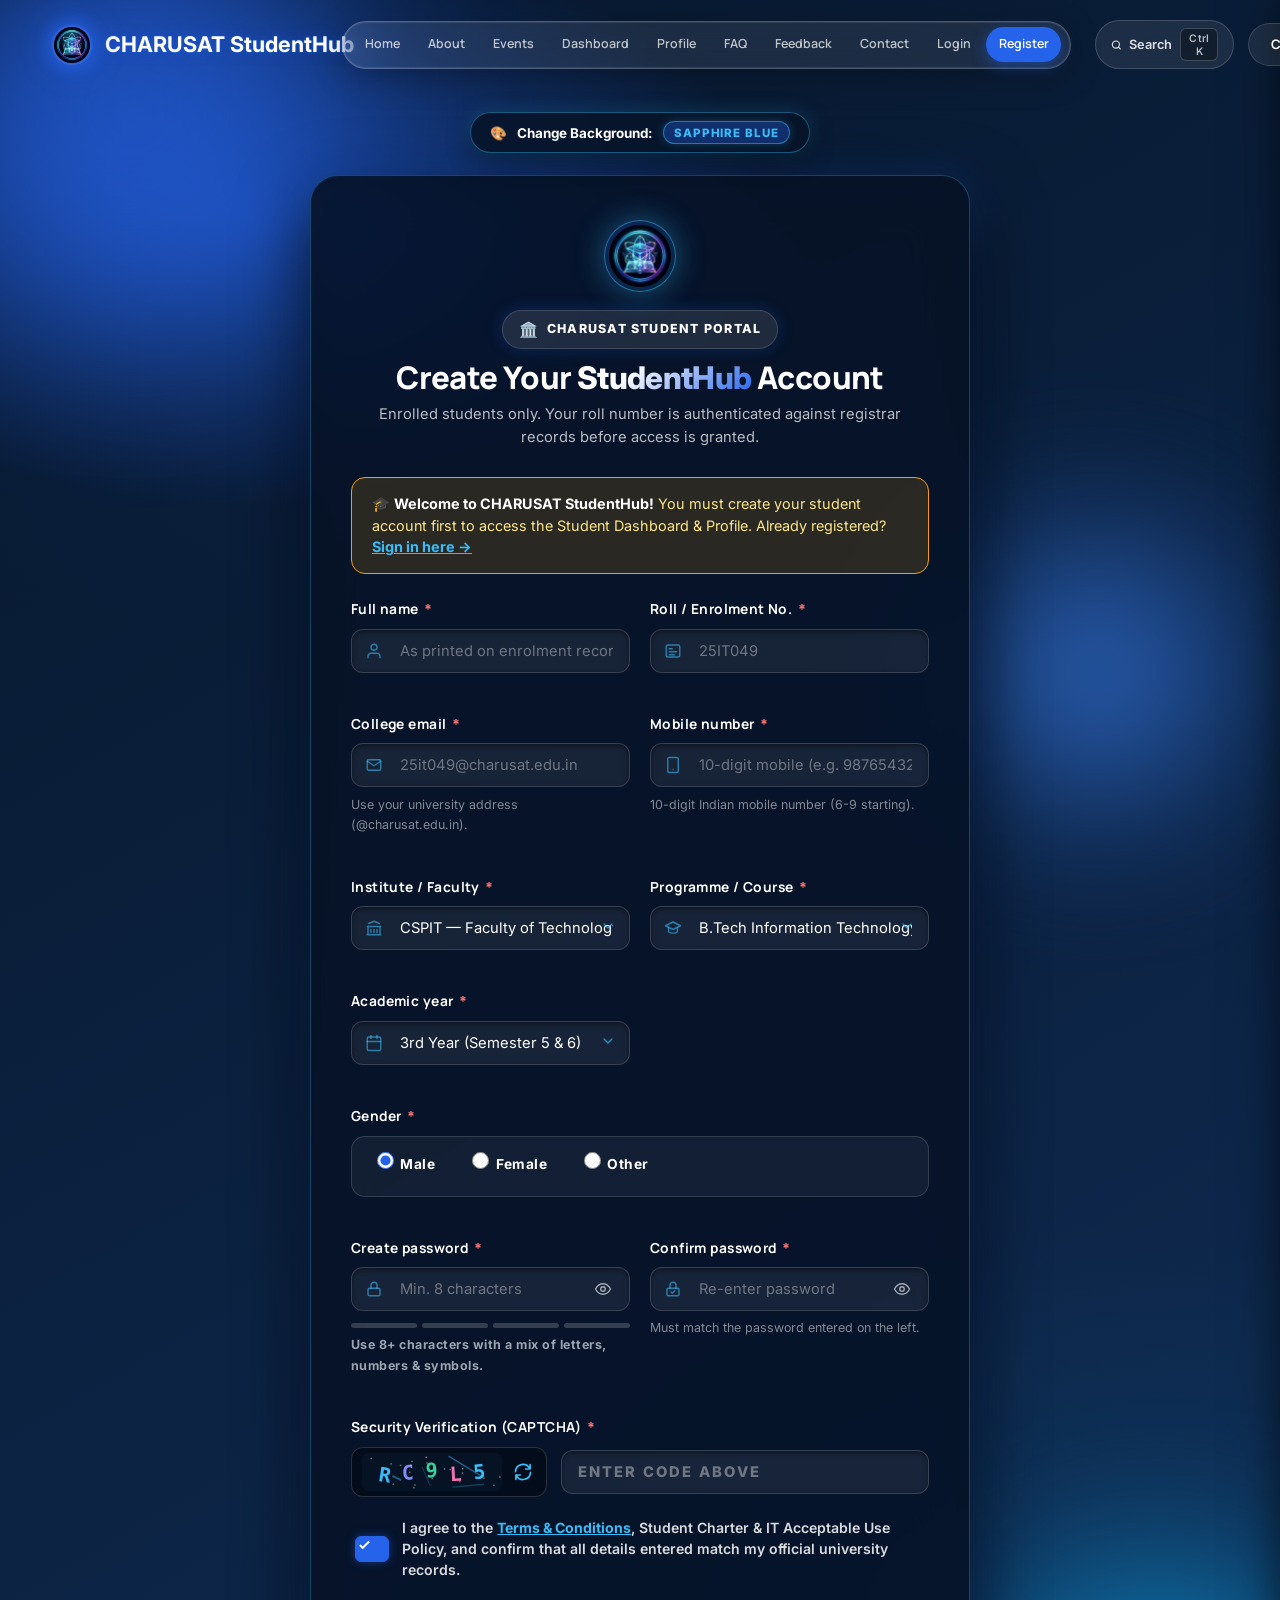
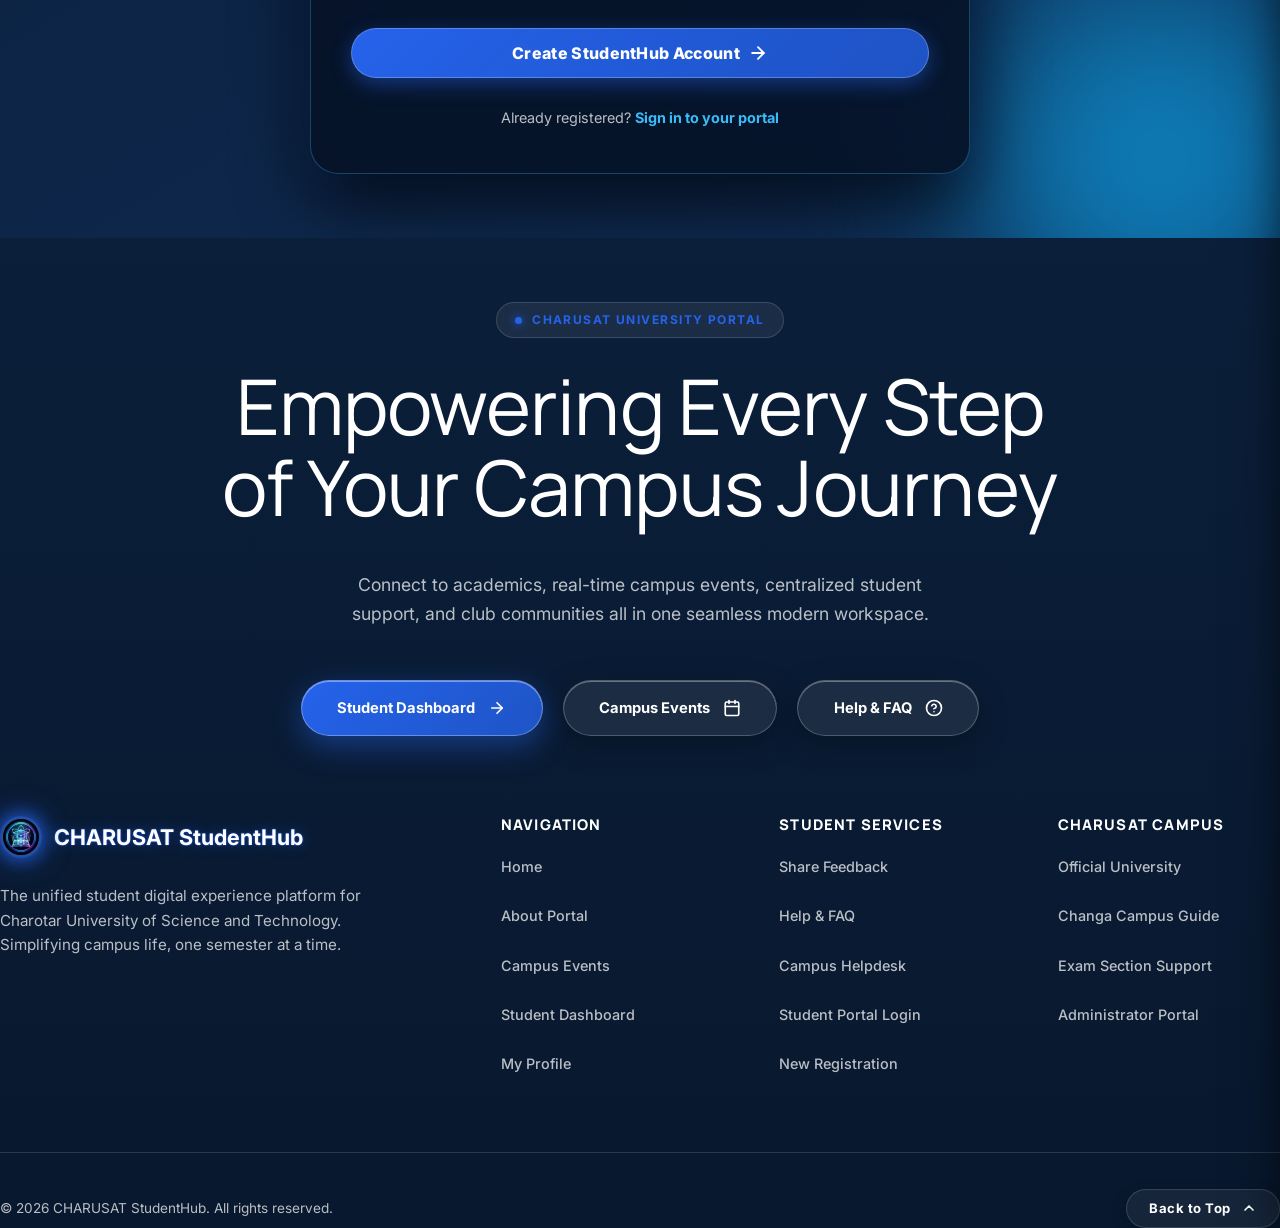
<file: pages/dashboard.html>
<!DOCTYPE html>
<html lang="en">
<head>
  <meta charset="UTF-8">
  <meta name="viewport" content="width=device-width, initial-scale=1.0">
  <meta name="description" content="Your StudentHub dashboard — Semester 5 attendance, assignment deadlines, results and campus notifications in a single view.">
  <title>CHARUSAT StudentHub — Student Dashboard</title>
  <link rel="icon" type="image/png" sizes="32x32" href="../images/studenthublogo.png">
  <link rel="icon" type="image/png" sizes="16x16" href="../images/studenthublogo.png">
  <link rel="shortcut icon" href="../favicon.ico">
  <link rel="apple-touch-icon" href="../images/studenthublogo.png">
  <link rel="preconnect" href="https://fonts.googleapis.com">
  <link rel="preconnect" href="https://fonts.gstatic.com" crossorigin>
    <link href="https://fonts.googleapis.com/css2?family=Inter:wght@400;500;600&family=Manrope:wght@400;500;700&family=Plus+Jakarta+Sans:wght@600;700;800;900&family=Outfit:wght@600;700;800;900&display=swap" rel="stylesheet">
  <link href="https://fonts.googleapis.com/css2?family=Newsreader:ital,opsz,wght@0,6..72,400;0,6..72,600;0,6..72,700;1,6..72,400&family=Public+Sans:wght@400;500;600;700&display=swap" rel="stylesheet">
  <!-- This page lives in /pages/, so ../ climbs out to the repo root.
       Whichever file really exists wins; the rest 404 harmlessly. -->
    <link rel="stylesheet" href="../css/style.css">
  <link rel="stylesheet" href="../css/premium.css">
  <script src="../js/theme.js" defer></script>
  <script src="../js/animations.js" defer></script>
  <!-- Student Authentication Guard -->
  <script>
    (function () {
      var isAuth = localStorage.getItem('charusat_student_session') === 'active';
      var activeUser = localStorage.getItem('charusat_active_user');
      if (!isAuth || !activeUser) {
        window.location.replace('register.html?notice=unregistered');
      }
    })();
  </script>
</head>
<body>
  <a class="skip-link" href="#main">Skip to content</a>

  <!-- ================= FLOATING GLASS NAVBAR ================= -->
  <header class="header">
    <a class="logo" href="../index.html" aria-label="CHARUSAT StudentHub Home">
      <img class="logo-mark" src="../images/studenthublogo.png" alt="CHARUSAT StudentHub Logo">
      <span>CHARUSAT StudentHub</span>
    </a>

    <nav class="nav" aria-label="Main Navigation">
      <a href="../index.html" class="nav-item">Home</a>
      <a href="about.html" class="nav-item">About</a>
      <a href="events.html" class="nav-item">Events</a>
      <a href="dashboard.html" class="nav-item active" aria-current="page">Dashboard</a>
      <a href="profile.html" class="nav-item">Profile</a>
      <a href="faq.html" class="nav-item">FAQ</a>
      <a href="feedback.html" class="nav-item">Feedback</a>
      <a href="contact.html" class="nav-item">Contact</a>
      <a href="login.html" class="nav-item">Login</a>
      <a href="register.html" class="nav-item">Register</a>
    </nav>

    <!-- 3D Toggle Switch (Green <-> Blue) & CTA -->
    <div style="display: flex; align-items: center; gap: 0.9rem;">
      <div class="theme-3d-toggle-wrap" style="margin: 0;">
        <button type="button" class="theme-3d-gem-btn" data-theme-cycle-btn="true" aria-label="Cycle 3D Atmosphere: Current is BLUE" title="Click to Cycle 3D Theme Atmosphere">
          <span class="gem-3d-orb gem-3d-orb--blue"></span>
          <span class="gem-3d-label">BLUE</span>
          <span class="gem-3d-icon" aria-hidden="true">
            <svg width="10" height="10" viewBox="0 0 24 24" fill="none" stroke="currentColor" stroke-width="2.6" stroke-linecap="round" stroke-linejoin="round">
              <path d="M21.5 2v6h-6M2.5 22v-6h6M2 11.5a10 10 0 0 1 18.8-4.3M22 12.5a10 10 0 0 1-18.8 4.2"/>
            </svg>
          </span>
        </button>
      </div>
      <a class="contact-btn" href="contact.html">Contact Us</a>
    </div>
  </header>

  <main id="main">
    <div class="shell app">
      <div class="grid grid--sidebar">

        <!-- ================= SIDEBAR ================= -->
        <aside class="side" data-reveal>
          <div class="side__user">
            <div class="dash-avatar-ring" data-dash-side-avatar style="width:48px;height:48px;font-size:1.15rem;border-radius:14px;">TL</div>
            <div>
              <b data-dash-side-name>User Profile</b>
              <small data-dash-side-meta>25IT049 · Semester 5 (CSPIT)</small>
            </div>
          </div>

          <nav aria-label="Dashboard sections">
            <ul class="side__nav">
              <li>
                <a class="is-active" href="#overview" data-dash-tab="overview" aria-current="true">
                  <svg width="18" height="18" viewBox="0 0 24 24" fill="none" stroke="currentColor" stroke-width="1.8" stroke-linecap="round" stroke-linejoin="round" aria-hidden="true"><rect x="3" y="3" width="7" height="7" rx="1.5"/><rect x="14" y="3" width="7" height="7" rx="1.5"/><rect x="3" y="14" width="7" height="7" rx="1.5"/><rect x="14" y="14" width="7" height="7" rx="1.5"/></svg>
                  <span>Overview</span>
                </a>
              </li>
              <li>
                <a href="#results" data-dash-tab="results">
                  <svg width="18" height="18" viewBox="0 0 24 24" fill="none" stroke="currentColor" stroke-width="1.8" stroke-linecap="round" stroke-linejoin="round" aria-hidden="true"><path d="m2 9 10-5 10 5-10 5z"/><path d="M6 11.5V17c3 2.6 9 2.6 12 0v-5.5"/></svg>
                  <span>Marks &amp; Results</span>
                </a>
              </li>
              <li>
                <a href="#attendance" data-dash-tab="attendance">
                  <svg width="18" height="18" viewBox="0 0 24 24" fill="none" stroke="currentColor" stroke-width="1.8" stroke-linecap="round" stroke-linejoin="round" aria-hidden="true"><rect x="3" y="4" width="18" height="18" rx="2"/><path d="M8 2v4M16 2v4M3 10h18"/><path d="m9 15 2 2 4-4"/></svg>
                  <span>Attendance</span>
                </a>
              </li>
              <li>
                <a href="#fees" data-dash-tab="fees">
                  <svg width="18" height="18" viewBox="0 0 24 24" fill="none" stroke="currentColor" stroke-width="1.8" stroke-linecap="round" stroke-linejoin="round" aria-hidden="true"><rect x="2" y="5" width="20" height="14" rx="2"/><path d="M2 10h20M7 15h4"/></svg>
                  <span>Fee Structure</span>
                </a>
              </li>
              <li>
                <a href="#assignments" data-dash-tab="assignments">
                  <svg width="18" height="18" viewBox="0 0 24 24" fill="none" stroke="currentColor" stroke-width="1.8" stroke-linecap="round" stroke-linejoin="round" aria-hidden="true"><path d="M14 2H6a2 2 0 0 0-2 2v16a2 2 0 0 0 2 2h12a2 2 0 0 0 2-2V8z"/><path d="M14 2v6h6M9 14h6M9 18h4"/></svg>
                  <span>Assignments</span>
                </a>
              </li>
              <li>
                <a href="#calendar" data-dash-tab="calendar">
                  <svg width="18" height="18" viewBox="0 0 24 24" fill="none" stroke="currentColor" stroke-width="1.8" stroke-linecap="round" stroke-linejoin="round" aria-hidden="true"><circle cx="12" cy="12" r="9"/><path d="M12 7v5l3.5 2"/></svg>
                  <span>Timetable</span>
                </a>
              </li>
              <li>
                <a href="#notes" data-dash-tab="notes">
                  <span style="font-size: 1.1rem; line-height: 1;">📚</span>
                  <span>Lecture Notes</span>
                </a>
              </li>
              <li>
                <a href="#papers" data-dash-tab="papers">
                  <span style="font-size: 1.1rem; line-height: 1;">📄</span>
                  <span>Exam Papers</span>
                </a>
              </li>
              <li>
                <a href="#coding" data-dash-tab="coding">
                  <span style="font-size: 1.1rem; line-height: 1;">💻</span>
                  <span>Coding Hub</span>
                </a>
              </li>
              <li>
                <a href="#practicals" data-dash-tab="practicals">
                  <span style="font-size: 1.1rem; line-height: 1;">🧪</span>
                  <span>Lab Practicals</span>
                </a>
              </li>
              <li>
                <a href="#placement" data-dash-tab="placement">
                  <span style="font-size: 1.1rem; line-height: 1;">🚀</span>
                  <span>Placement Prep</span>
                </a>
              </li>
              <li style="margin-top: 0.75rem; border-top: 1px solid var(--glass-border); padding-top: 0.5rem;">
                <a href="../backend/logout.php" id="studentLogoutBtn" style="color: #f87171; display: flex; align-items: center; gap: 0.65rem;">
                  <svg width="18" height="18" viewBox="0 0 24 24" fill="none" stroke="currentColor" stroke-width="1.8" stroke-linecap="round" stroke-linejoin="round" aria-hidden="true"><path d="M9 21H5a2 2 0 0 1-2-2V5a2 2 0 0 1 2-2h4"/><polyline points="16 17 21 12 16 7"/><line x1="21" y1="12" x2="9" y2="12"/></svg>
                  <span>Sign Out</span>
                </a>
              </li>
            </ul>
          </nav>

          <div class="side__note">
            <b>Placement drive is open</b>
            <p>27 companies confirmed for the autumn cycle. Minimum eligibility is 6.5 CGPA — you qualify.</p>
            <a class="btn btn--light btn--sm" href="events.html" >See the list</a>
          </div>
        </aside>

        <!-- ================= MAIN COLUMN ================= -->
        <div class="dash-main-col">

          <!-- Real-Time Student Header Banner -->
          <div class="dash-main-head" data-reveal>
            <div class="dash-student-badge-wrap">
              <div class="dash-avatar-ring" data-dash-head-avatar>TL</div>
              <div class="dash-student-info">
                <h1 data-dash-greet-name>Welcome back, Tirth 👋</h1>
                <div class="dash-student-meta">
                  <span data-dash-greet-sub>25IT049 · Semester 5 · Information Technology (B.Tech)</span>
                  <span class="dash-tag dash-tag--accent">CHARUSAT Verified</span>
                </div>
              </div>
            </div>
            <div style="display:flex; gap:0.75rem; flex-wrap:wrap;">
              <a class="btn-3d btn-3d--glass" style="padding:0.6rem 1.3rem; font-size:0.85rem;" href="profile.html">Edit Profile</a>
              <a class="btn-3d btn-3d--primary" style="padding:0.6rem 1.3rem; font-size:0.85rem;" href="events.html">Campus Events</a>
            </div>
          </div>

          <!-- Quick Navigation View Filter Pills -->
          <div class="dash-tabs-bar" data-reveal>
            <button class="dash-tab-btn is-active" type="button" data-dash-tab="overview">✨ Overview</button>
            <button class="dash-tab-btn" type="button" data-dash-tab="attendance">⏱️ Attendance</button>
            <button class="dash-tab-btn" type="button" data-dash-tab="results">📊 Marks &amp; CGPA</button>
            <button class="dash-tab-btn" type="button" data-dash-tab="fees">💳 Fee Structure</button>
            <button class="dash-tab-btn" type="button" data-dash-tab="calendar">📅 Timetable &amp; Calendar</button>
            <button class="dash-tab-btn" type="button" data-dash-tab="assignments">📝 Assignments</button>
            <button class="dash-tab-btn" type="button" data-dash-tab="notes">📚 Lecture Notes</button>
            <button class="dash-tab-btn" type="button" data-dash-tab="papers">📄 Exam Papers</button>
            <button class="dash-tab-btn" type="button" data-dash-tab="coding">💻 Coding Hub</button>
            <button class="dash-tab-btn" type="button" data-dash-tab="practicals">🧪 Practicals</button>
            <button class="dash-tab-btn" type="button" data-dash-tab="placement">🚀 Placement</button>
          </div>

          <!-- ---------- Overview Pane: 4-Grid Dynamic Stat Metric Cards & Shortcuts ---------- -->
          <section aria-labelledby="sum-h" id="overview" data-dash-pane="overview">
            <h2 class="sr-only" id="sum-h">Semester summary</h2>
            <div class="dash-metric-cards-grid">

              <!-- 1. Live Attendance (Clickable -> Opens Attendance) -->
              <article class="dash-metric-card" data-dash-tab="attendance" title="Click to open Attendance view" data-reveal data-reveal-delay="1">
                <div class="dash-metric-card__header">
                  <span class="dash-metric-card__label">Attendance</span>
                  <div class="dash-metric-card__icon" style="color:#10b981;">⏱️</div>
                </div>
                <div class="dash-metric-card__val" data-dash-val-attendance>86%</div>
                <div class="dash-metric-card__sub">
                  <span class="trend trend--up" style="color:#10b981; font-weight:700;">Safe</span> Above 75% required bar
                </div>
              </article>

              <!-- 2. CGPA (Clickable -> Opens Marks) -->
              <article class="dash-metric-card" data-dash-tab="results" title="Click to open Marks and Results" data-reveal data-reveal-delay="2">
                <div class="dash-metric-card__header">
                  <span class="dash-metric-card__label">Cumulative CGPA</span>
                  <div class="dash-metric-card__icon" style="color:#3b82f6;">🎓</div>
                </div>
                <div class="dash-metric-card__val" data-dash-val-cgpa>8.64</div>
                <div class="dash-metric-card__sub">
                  <span class="trend trend--up" style="color:#3b82f6; font-weight:700;">Top 5%</span> Rank 4 in Department
                </div>
              </article>

              <!-- 3. Semester SGPA (Clickable -> Opens Marks) -->
              <article class="dash-metric-card" data-dash-tab="results" title="Click to open Marks and Results" data-reveal data-reveal-delay="3">
                <div class="dash-metric-card__header">
                  <span class="dash-metric-card__label">Semester 5 SGPA</span>
                  <div class="dash-metric-card__icon" style="color:#a855f7;">📈</div>
                </div>
                <div class="dash-metric-card__val" data-dash-val-sgpa>8.85</div>
                <div class="dash-metric-card__sub">
                  <span class="trend trend--up" style="color:#a855f7; font-weight:700;">Distinction</span> 0 Backlogs
                </div>
              </article>

              <!-- 4. Fee Status (Clickable -> Opens Fees) -->
              <article class="dash-metric-card" data-dash-tab="fees" title="Click to open Fee Structure" data-reveal data-reveal-delay="4">
                <div class="dash-metric-card__header">
                  <span class="dash-metric-card__label">Term Fees Status</span>
                  <div class="dash-metric-card__icon" style="color:#fbbf24;">💳</div>
                </div>
                <div class="dash-metric-card__val" data-dash-val-fees style="color:#34d399;">Paid</div>
                <div class="dash-metric-card__sub">
                  <span>₹72,500 Reconciled</span> · Receipt ready
                </div>
              </article>

            </div>

            <!-- Quick Direct Access Hub on Overview -->
            <div style="background: rgba(255,255,255,0.03); border: 1px solid var(--glass-border); border-radius: 20px; padding: 1.25rem 1.5rem; margin-top: 1.5rem; margin-bottom: 2rem;" data-reveal>
              <div style="font-family:'Manrope',sans-serif; font-size:0.82rem; font-weight:800; text-transform:uppercase; letter-spacing:0.06em; color:var(--muted-color); margin-bottom:0.85rem;">
                ⚡ Quick Access Modules
              </div>
              <div style="display:flex; gap:0.65rem; flex-wrap:wrap;">
                <button type="button" class="btn btn--outline btn--sm" data-dash-tab="attendance">⏱️ Biometric Attendance →</button>
                <button type="button" class="btn btn--outline btn--sm" data-dash-tab="results">📊 Evaluation Marks &amp; CGPA →</button>
                <button type="button" class="btn btn--outline btn--sm" data-dash-tab="fees">💳 Academic Fee Receipts →</button>
                <button type="button" class="btn btn--outline btn--sm" data-dash-tab="calendar">📅 Interactive Timetable &amp; Calendar →</button>
                <button type="button" class="btn btn--outline btn--sm" data-dash-tab="assignments">📝 Pending Assignments (4 Due) →</button>
                <button type="button" class="btn btn--outline btn--sm" data-dash-tab="notes">📚 Lecture Notes &amp; Slides →</button>
                <button type="button" class="btn btn--outline btn--sm" data-dash-tab="coding">💻 Coding Hub &amp; Arena →</button>
              </div>
            </div>

            <!-- Semester Progress & Recent Activity Integrated -->
            <div class="grid grid--2" style="margin-top: 1.5rem;">
              <article class="card full-height" data-reveal data-reveal-delay="1">
                <h3>Semester 5 progress</h3>

                <div class="skill-row">
                  <div class="skill-row__top">
                    <b>Semester completed</b>
                    <span>4 of 16 weeks</span>
                  </div>
                  <div class="bar"><i data-fill="25"></i></div>
                </div>

                <div class="skill-row">
                  <div class="skill-row__top">
                    <b>Syllabus covered — DBMS</b>
                    <span>72%</span>
                  </div>
                  <div class="bar"><i data-fill="72"></i></div>
                </div>

                <div class="skill-row">
                  <div class="skill-row__top">
                    <b>Syllabus covered — Computer Networks</b>
                    <span>54%</span>
                  </div>
                  <div class="bar bar--warn"><i data-fill="54"></i></div>
                </div>

                <div class="skill-row">
                  <div class="skill-row__top">
                    <b>Syllabus covered — Discrete Mathematics</b>
                    <span>38%</span>
                  </div>
                  <div class="bar bar--danger"><i data-fill="38"></i></div>
                </div>

                <div class="skill-row">
                  <div class="skill-row__top">
                    <b>Credits towards the degree</b>
                    <span>96 of 180</span>
                  </div>
                  <div class="bar"><i data-fill="53"></i></div>
                </div>

                <p class="hint mt-5">Syllabus coverage is reported by each subject teacher at the end of every teaching week.</p>
              </article>

              <article class="card full-height" data-reveal data-reveal-delay="2">
                <h3>Recent activity</h3>

                <ul class="feed">
                  <li>
                    <span class="feed__dot feed__dot--ok" aria-hidden="true">
                      <svg width="16" height="16" viewBox="0 0 24 24" fill="none" stroke="currentColor" stroke-width="2" stroke-linecap="round" stroke-linejoin="round"><path d="M14 2H6a2 2 0 0 0-2 2v16a2 2 0 0 0 2 2h12a2 2 0 0 0 2-2V8z"/><path d="M14 2v6h6M9 15l2 2 4-4"/></svg>
                    </span>
                    <div>
                      <p>You submitted <strong>Process scheduling worksheet</strong> for Operating Systems.</p>
                      <time datetime="2026-08-08T21:48">Yesterday, 9:48 PM</time>
                    </div>
                  </li>

                  <li>
                    <span class="feed__dot" aria-hidden="true">
                      <svg width="16" height="16" viewBox="0 0 24 24" fill="none" stroke="currentColor" stroke-width="2" stroke-linecap="round" stroke-linejoin="round"><path d="M4 19.5A2.5 2.5 0 0 1 6.5 17H20"/><path d="M6.5 2H20v20H6.5A2.5 2.5 0 0 1 4 19.5v-15A2.5 2.5 0 0 1 6.5 2Z"/></svg>
                    </span>
                    <div>
                      <p>Issued <strong>Computer Networks: A Top-Down Approach</strong> from the Central Library. Return by 22 August.</p>
                      <time datetime="2026-08-07T15:20">Fri, 7 Aug, 3:20 PM</time>
                    </div>
                  </li>

                  <li>
                    <span class="feed__dot feed__dot--ok" aria-hidden="true">
                      <svg width="16" height="16" viewBox="0 0 24 24" fill="none" stroke="currentColor" stroke-width="2" stroke-linecap="round" stroke-linejoin="round"><path d="M20 6 9 17l-5-5"/></svg>
                    </span>
                    <div>
                      <p>Registered for the <strong>36-Hour Campus Hackathon</strong> on 17 August as part of Team Bitwise.</p>
                      <time datetime="2026-08-06T19:05">Thu, 6 Aug, 7:05 PM</time>
                    </div>
                  </li>

                  <li>
                    <span class="feed__dot" aria-hidden="true">
                      <svg width="16" height="16" viewBox="0 0 24 24" fill="none" stroke="currentColor" stroke-width="2" stroke-linecap="round" stroke-linejoin="round"><path d="M12 20h9M16.5 3.5a2.1 2.1 0 0 1 3 3L7 19l-4 1 1-4z"/></svg>
                    </span>
                    <div>
                      <p>Updated your profile — added the <strong>Oracle SQL Fundamentals</strong> certificate.</p>
                      <time datetime="2026-08-04T11:12">Tue, 4 Aug, 11:12 AM</time>
                    </div>
                  </li>

                  <li>
                    <span class="feed__dot feed__dot--warn" aria-hidden="true">
                      <svg width="16" height="16" viewBox="0 0 24 24" fill="none" stroke="currentColor" stroke-width="2" stroke-linecap="round" stroke-linejoin="round"><rect x="2" y="5" width="20" height="14" rx="2"/><path d="M2 10h20"/></svg>
                    </span>
                    <div>
                      <p>Semester 4 fee receipt <strong>#GTU-24-118904</strong> was downloaded from the Accounts tab.</p>
                      <time datetime="2026-07-30T09:26">Thu, 30 Jul, 9:26 AM</time>
                    </div>
                  </li>
                </ul>

                <div class="row row--center mt-5">
                  <a class="btn btn--outline btn--sm" href="#">See the full log</a>
                </div>
              </article>
            </div>
          </section>

          <!-- ================= ACADEMIC RESULTS & MARKS SECTION ================= -->
          <section id="results" data-dash-pane="results" class="mt-8" data-reveal style="scroll-margin-top: 100px;">
            <button type="button" class="dash-back-btn" data-dash-tab="overview">← Back to Overview</button>
            <div class="page-head" style="margin-bottom: 1.5rem;">
              <div>
                <h2>📊 Academic Performance &amp; Evaluation Marks</h2>
                <p>Official continuous internal evaluation, mid-semester exams and assignment marks for Semester 5</p>
              </div>
              <div style="display:flex; gap:0.5rem; align-items:center;">
                <span class="badge badge--primary">Semester 5</span>
                <button type="button" class="btn btn--outline btn--sm" onclick="window.print()">Print Marksheet</button>
              </div>
            </div>

            <div class="card" style="padding: 0; overflow: hidden; background: var(--glass-bg); border: 1px solid var(--glass-border); border-radius: 20px;">
              <div class="table-wrap" style="overflow-x: auto;">
                <table class="dash-glass-table" style="width: 100%; border-collapse: collapse;">
                  <thead>
                    <tr>
                      <th style="padding: 1.1rem 1.25rem;">Course Code</th>
                      <th style="padding: 1.1rem 1.25rem;">Subject Name &amp; Faculty</th>
                      <th style="padding: 1.1rem 1.25rem;">Attendance</th>
                      <th style="padding: 1.1rem 1.25rem;">Internal (30)</th>
                      <th style="padding: 1.1rem 1.25rem;">Mid-Sem (50)</th>
                      <th style="padding: 1.1rem 1.25rem;">Assignments (20)</th>
                      <th style="padding: 1.1rem 1.25rem;">Total (100)</th>
                      <th style="padding: 1.1rem 1.25rem;">Grade</th>
                    </tr>
                  </thead>
                  <tbody data-dash-marks-body>
                    <!-- Populated dynamically via StudentHubData -->
                  </tbody>
                </table>
              </div>
            </div>

            <div class="grid grid--3 mt-4">
              <div class="card" style="padding: 1.25rem;">
                <div style="display:flex; justify-content:space-between; align-items:center; margin-bottom:0.5rem;">
                  <span style="font-size:0.85rem; color:var(--muted-color); text-transform:uppercase; letter-spacing:0.05em; font-weight:700;">Degree Credits</span>
                  <span style="font-size:1.25rem;">🎯</span>
                </div>
                <div style="font-size:1.6rem; font-weight:800; font-family:'Manrope',sans-serif; color:#ffffff;">96 / 180</div>
                <small style="color:var(--muted-color);">53.3% Degree completion progress</small>
              </div>

              <div class="card" style="padding: 1.25rem;">
                <div style="display:flex; justify-content:space-between; align-items:center; margin-bottom:0.5rem;">
                  <span style="font-size:0.85rem; color:var(--muted-color); text-transform:uppercase; letter-spacing:0.05em; font-weight:700;">Academic Status</span>
                  <span style="font-size:1.25rem;">⭐</span>
                </div>
                <div style="font-size:1.6rem; font-weight:800; font-family:'Manrope',sans-serif; color:#34d399;">First Class Distinction</div>
                <small style="color:var(--muted-color);">0 active or pending backlogs</small>
              </div>

              <div class="card" style="padding: 1.25rem;">
                <div style="display:flex; justify-content:space-between; align-items:center; margin-bottom:0.5rem;">
                  <span style="font-size:0.85rem; color:var(--muted-color); text-transform:uppercase; letter-spacing:0.05em; font-weight:700;">Department Rank</span>
                  <span style="font-size:1.25rem;">🏆</span>
                </div>
                <div style="font-size:1.6rem; font-weight:800; font-family:'Manrope',sans-serif; color:#60a5fa;">Top 5% (Rank 4)</div>
                <small style="color:var(--muted-color);">Among 128 students in IT Dept</small>
              </div>
            </div>
          </section>

          <!-- ================= FEE STRUCTURE & ACCOUNTS SECTION ================= -->
          <section id="fees" data-dash-pane="fees" class="mt-8" data-reveal style="scroll-margin-top: 100px;">
            <button type="button" class="dash-back-btn" data-dash-tab="overview">← Back to Overview</button>
            <div class="page-head" style="margin-bottom: 1.5rem;">
              <div>
                <h2>💳 Academic Fee Structure &amp; Receipts</h2>
                <p>Term fee breakdown, transaction receipts and accounts clearance status</p>
              </div>
              <div>
                <span data-dash-fee-status-badge class="badge badge--success">Paid</span>
              </div>
            </div>

            <div class="fee-invoice-card">
              <div style="display:flex; justify-content:space-between; align-items:flex-start; flex-wrap:wrap; gap:1.5rem; margin-bottom:2rem; padding-bottom:1.5rem; border-bottom:1px solid rgba(255,255,255,0.1);">
                <div>
                  <span style="font-family:'Manrope',sans-serif; font-size:0.82rem; text-transform:uppercase; letter-spacing:0.1em; color:var(--accent-color); font-weight:800;">CHARUSAT Accounts Office</span>
                  <h3 style="margin:0.35rem 0 0.5rem 0; font-size:1.4rem;">Academic Term Invoice — 2026–2027</h3>
                  <div style="font-size:0.9rem; color:var(--muted-color);">
                    Receipt No: <strong data-dash-fee-receipt style="color:#ffffff;">CHARUSAT-FEE-2026-99412</strong>
                  </div>
                </div>
                <div style="text-align:right;">
                  <div style="font-size:0.85rem; color:var(--muted-color);">Payment Date</div>
                  <strong data-dash-fee-date style="font-size:1rem; color:#ffffff;">28 July 2026</strong>
                  <div style="font-size:0.85rem; color:var(--muted-color); margin-top:0.35rem;">Method: <span data-dash-fee-method style="color:#ffffff;">Online Gateway</span></div>
                </div>
              </div>

              <!-- Itemized breakdown -->
              <div style="margin-bottom: 1.5rem;">
                <div class="fee-breakdown-row">
                  <span>Semester 5 Tuition Fee (CSPIT - IT Dept)</span>
                  <strong style="color:#ffffff;">₹65,000</strong>
                </div>
                <div class="fee-breakdown-row">
                  <span>University Examination &amp; Evaluation Fee</span>
                  <strong style="color:#ffffff;">₹3,500</strong>
                </div>
                <div class="fee-breakdown-row">
                  <span>Campus Library, Digital Access &amp; Amenities</span>
                  <strong style="color:#ffffff;">₹4,000</strong>
                </div>
                <div class="fee-breakdown-row total">
                  <span>Total Payable Amount</span>
                  <span data-dash-fee-total style="color:var(--accent-color);">₹72,500</span>
                </div>
                <div class="fee-breakdown-row" style="color:#34d399; font-weight:700;">
                  <span>Amount Credited &amp; Reconciled</span>
                  <span data-dash-fee-paid>₹72,500</span>
                </div>
                <div class="fee-breakdown-row" style="color:#fbbf24; font-weight:700;">
                  <span>Outstanding Dues</span>
                  <span data-dash-fee-due>₹0</span>
                </div>
              </div>

              <!-- Actions -->
              <div style="display:flex; justify-content:space-between; align-items:center; flex-wrap:wrap; gap:1rem; padding-top:1.5rem; border-top:1px solid rgba(255,255,255,0.08);">
                <div style="font-size:0.85rem; color:var(--muted-color);">
                  🔒 Digitally verified by Charotar University of Science and Technology Accounts Department.
                </div>
                <div style="display:flex; gap:0.75rem;">
                  <button type="button" class="btn btn--outline btn--sm" onclick="alert('Downloading official digitally signed fee receipt PDF...')">
                    <svg width="15" height="15" viewBox="0 0 24 24" fill="none" stroke="currentColor" stroke-width="2" style="margin-right:6px;"><path d="M21 15v4a2 2 0 0 1-2 2H5a2 2 0 0 1-2-2v-4"/><polyline points="7 10 12 15 17 10"/><line x1="12" y1="15" x2="12" y2="3"/></svg>
                    Download PDF Receipt
                  </button>
                  <button type="button" class="btn btn--primary btn--sm" onclick="window.print()">
                    Print Statement
                  </button>
                </div>
              </div>
            </div>
          </section>

          <!-- ---------- attendance + calendar ---------- -->
          <section aria-labelledby="att-h" id="attendance" data-dash-pane="attendance" class="mt-8">
            <button type="button" class="dash-back-btn" data-dash-tab="overview">← Back to Overview</button>
            <div class="page-head" style="margin-bottom: 1.5rem;">
              <div>
                <h2>⏱️ Biometric Attendance &amp; Lecture Ledger</h2>
                <p>Official continuous evaluation attendance for Semester 5 · Minimum 75% required by CHARUSAT</p>
              </div>
              <div>
                <span class="badge badge--success">Safe Overall: <span data-dash-val-attendance>86%</span></span>
              </div>
            </div>
            <h2 class="sr-only" id="att-h">Attendance and schedule</h2>
            <div class="grid grid--2">
              <article class="card full-height" data-reveal data-reveal-delay="1">
                <div class="row row--between mb-5">
                  <h3 class="mb-0">Attendance this semester</h3>
                  <span class="pill pill--ok">Above 75%</span>
                </div>

                <div class="ring-wrap">
                  <div class="ring-wrap__val">
                    <svg class="ring" viewBox="0 0 120 120" role="img" aria-label="Overall attendance: 86 percent">
                      <defs>
                        <linearGradient id="ringGrad" x1="0" y1="0" x2="1" y2="1">
                          <stop offset="0%" stop-color="#2563eb"/>
                          <stop offset="100%" stop-color="#0ea5e9"/>
                        </linearGradient>
                      </defs>
                      <circle class="ring__track" cx="60" cy="60" r="50"/>
                      <circle class="ring__bar" data-dash-ring-circle data-ring="86" cx="60" cy="60" r="50"/>
                    </svg>
                    <b data-dash-ring-val>86%</b>
                  </div>

                  <ul class="legend" data-dash-attendance-list>
                    <li><span>Database Management Systems</span><b>92%</b></li>
                    <li><span>Operating Systems</span><b>89%</b></li>
                    <li><span>Data Structures &amp; Algorithms</span><b>87%</b></li>
                    <li><span>Computer Networks</span><b>81%</b></li>
                    <li><span>Discrete Mathematics</span><b>74%</b></li>
                  </ul>
                </div>

                <p class="hint mt-5">Counted from 128 of 149 lectures held between 15 July and 8 August. Discrete Mathematics is below the 75% bar — three more lectures will clear it.</p>
              </article>

              <article class="card full-height" data-reveal data-reveal-delay="2">
                <div class="row row--between mb-4">
                  <h3 class="mb-0">Academic Schedule &amp; Timetable</h3>
                  <button type="button" class="btn btn--outline btn--sm" data-dash-tab="calendar">Full Calendar &amp; Matrix →</button>
                </div>
                <div class="cal-controls-bar" style="margin-bottom:0.75rem; padding-bottom:0.75rem;">
                  <span style="font-weight:700; color:#fff;" data-cal-title>August 2026</span>
                  <div style="display:flex; gap:0.4rem;">
                    <button type="button" class="cal-month-nav-btn" data-cal-prev aria-label="Previous Month">‹</button>
                    <button type="button" class="cal-month-nav-btn" data-cal-next aria-label="Next Month">›</button>
                  </div>
                </div>
                <div class="cal__grid" data-cal-grid></div>
                <div class="mt-4" style="text-align:center;">
                  <button type="button" class="btn btn--primary btn--sm" style="width:100%;" data-dash-tab="calendar">
                    📅 Open Interactive Timetable &amp; Schedule
                  </button>
                </div>
              </article>
            </div>
          </section>

          <!-- ================= DYNAMIC ALL-MONTHS CALENDAR & TIMETABLE SECTION ================= -->
          <section id="calendar" data-dash-pane="calendar" class="mt-8" data-reveal style="scroll-margin-top: 100px;">
            <button type="button" class="dash-back-btn" data-dash-tab="overview">← Back to Overview</button>

            <div class="page-head" style="margin-bottom: 1.5rem;">
              <div>
                <h2>📅 Academic Calendar, Timetable &amp; Schedule</h2>
                <p>Browse all months, view upcoming academic milestones, exam dates and daily class timetable</p>
              </div>
              <div style="display:flex; gap:0.5rem; flex-wrap:wrap;">
                <button class="btn btn--primary btn--sm is-active" type="button" data-cal-view-toggle="calendar">🗓️ Month Calendar &amp; Agenda</button>
                <button class="btn btn--outline btn--sm" type="button" data-cal-view-toggle="matrix">⏱️ Weekly Class Timetable</button>
              </div>
            </div>

            <!-- VIEW 1: All-Months Interactive Calendar & Daily Agenda Grid -->
            <div id="calMonthViewArea" class="grid grid--2">

              <!-- Left Column: Calendar Card -->
              <article class="cal-interactive-card">
                <div class="cal-controls-bar">
                  <div class="cal-controls-left">
                    <button type="button" class="cal-month-nav-btn" data-cal-prev aria-label="Previous Month">
                      <svg width="16" height="16" viewBox="0 0 24 24" fill="none" stroke="currentColor" stroke-width="2.2" stroke-linecap="round" stroke-linejoin="round"><path d="m15 18-6-6 6-6"/></svg>
                    </button>
                    <select class="cal-select" data-cal-month-select aria-label="Select Month">
                      <option value="0">January</option>
                      <option value="1">February</option>
                      <option value="2">March</option>
                      <option value="3">April</option>
                      <option value="4">May</option>
                      <option value="5">June</option>
                      <option value="6">July</option>
                      <option value="7" selected>August</option>
                      <option value="8">September</option>
                      <option value="9">October</option>
                      <option value="10">November</option>
                      <option value="11">December</option>
                    </select>
                    <select class="cal-select" data-cal-year-select aria-label="Select Year">
                      <option value="2025">2025</option>
                      <option value="2026" selected>2026</option>
                      <option value="2027">2027</option>
                      <option value="2028">2028</option>
                    </select>
                    <button type="button" class="cal-month-nav-btn" data-cal-next aria-label="Next Month">
                      <svg width="16" height="16" viewBox="0 0 24 24" fill="none" stroke="currentColor" stroke-width="2.2" stroke-linecap="round" stroke-linejoin="round"><path d="m9 18 6-6-6-6"/></svg>
                    </button>
                  </div>
                  <div>
                    <button type="button" class="btn btn--outline btn--sm" data-cal-today-btn style="padding:0.35rem 0.75rem; font-size:0.8rem;">
                      Today
                    </button>
                  </div>
                </div>

                <!-- 7-Col Days Grid Dynamically Generated -->
                <div class="cal__grid" data-cal-grid>
                  <!-- Populated dynamically via calendar-engine.js -->
                </div>

                <!-- Legend & hints -->
                <div style="display:flex; justify-content:space-between; align-items:center; flex-wrap:wrap; gap:0.5rem; margin-top:1.5rem; padding-top:1rem; border-top:1px solid rgba(255,255,255,0.06); font-size:0.8rem; color:var(--muted-color);">
                  <div style="display:flex; align-items:center; gap:0.5rem;">
                    <span style="width:10px; height:10px; border-radius:50%; background:var(--accent-color); display:inline-block;"></span>
                    <span>Academic Event / Exam</span>
                  </div>
                  <div style="display:flex; align-items:center; gap:0.5rem;">
                    <span style="width:10px; height:10px; border-radius:4px; border:1px solid var(--accent-color); display:inline-block;"></span>
                    <span>Today's Date</span>
                  </div>
                  <span style="color:var(--accent-color); font-weight:700;">👆 Click any date to view classes</span>
                </div>
              </article>

              <!-- Right Column: Interactive Daily Agenda & Lecture Schedule -->
              <article class="cal-interactive-card">
                <div data-cal-agenda>
                  <!-- Dynamic Daily Agenda & Lecture Schedule generated via calendar-engine.js -->
                </div>
              </article>
            </div>

            <!-- VIEW 2: Complete Weekly Timetable Matrix -->
            <div id="calMatrixViewArea" style="display:none;" class="card">
              <div class="row row--between mb-3">
                <div>
                  <h3 class="mb-0">Semester 5 Weekly Class Timetable (B.Tech IT)</h3>
                  <small class="text-muted">CSPIT · Academic Year 2026–2027 · Division A</small>
                </div>
                <button type="button" class="btn btn--outline btn--sm" onclick="window.print()">Print Timetable</button>
              </div>

              <div class="table-wrap" style="overflow-x:auto;">
                <table class="timetable-matrix-table">
                  <thead>
                    <tr>
                      <th style="width:110px;">Time / Day</th>
                      <th>Monday</th>
                      <th>Tuesday</th>
                      <th>Wednesday</th>
                      <th>Thursday</th>
                      <th>Friday</th>
                      <th>Saturday</th>
                    </tr>
                  </thead>
                  <tbody>
                    <tr>
                      <td style="font-weight:700; color:var(--accent-color);">09:00 – 10:00</td>
                      <td><div class="tt-cell-item"><strong>DBMS (IT301)</strong><small>Prof. K. Patel · B-204</small></div></td>
                      <td><div class="tt-cell-item"><strong>Networks (IT304)</strong><small>Dr. S. Verma · R-201</small></div></td>
                      <td><div class="tt-cell-item"><strong>DSA (IT303)</strong><small>Prof. R. Joshi · R-105</small></div></td>
                      <td><div class="tt-cell-item"><strong>Disc. Math (IT305)</strong><small>Prof. A. Trivedi · R-102</small></div></td>
                      <td><div class="tt-cell-item"><strong>OS &amp; Linux (IT302)</strong><small>Dr. M. Sharma · R-302</small></div></td>
                      <td rowspan="2"><div class="tt-cell-item" style="border-left-color:#38bdf8; height:100%;"><strong>Placement Prep</strong><small>Aptitude &amp; Verbal · Aud-B</small></div></td>
                    </tr>
                    <tr>
                      <td style="font-weight:700; color:var(--accent-color);">10:15 – 11:15</td>
                      <td><div class="tt-cell-item"><strong>OS &amp; Linux (IT302)</strong><small>Dr. M. Sharma · R-302</small></div></td>
                      <td><div class="tt-cell-item"><strong>Disc. Math (IT305)</strong><small>Prof. A. Trivedi · R-102</small></div></td>
                      <td><div class="tt-cell-item"><strong>OS &amp; Linux (IT302)</strong><small>Dr. M. Sharma · R-302</small></div></td>
                      <td><div class="tt-cell-item"><strong>DBMS (IT301)</strong><small>Prof. K. Patel · B-204</small></div></td>
                      <td><div class="tt-cell-item"><strong>Networks (IT304)</strong><small>Dr. S. Verma · R-201</small></div></td>
                    </tr>
                    <tr>
                      <td style="font-weight:700; color:var(--accent-color);">11:30 – 12:30</td>
                      <td><div class="tt-cell-item"><strong>DSA (IT303)</strong><small>Prof. R. Joshi · R-105</small></div></td>
                      <td><div class="tt-cell-item"><strong>DBMS (IT301)</strong><small>Prof. K. Patel · B-204</small></div></td>
                      <td><div class="tt-cell-item"><strong>Networks (IT304)</strong><small>Dr. S. Verma · R-201</small></div></td>
                      <td><div class="tt-cell-item"><strong>DSA (IT303)</strong><small>Prof. R. Joshi · R-105</small></div></td>
                      <td><div class="tt-cell-item"><strong>Disc. Math (IT305)</strong><small>Prof. A. Trivedi · R-102</small></div></td>
                      <td><div class="tt-cell-item"><strong>Code Arena</strong><small>LeetCode / Contests · Lab 3</small></div></td>
                    </tr>
                    <tr>
                      <td colspan="7" class="tt-cell-break">☕ Lunch Break &amp; Campus Recess (12:30 PM – 01:30 PM)</td>
                    </tr>
                    <tr>
                      <td style="font-weight:700; color:#a855f7;">01:30 – 03:30 (Labs)</td>
                      <td><div class="tt-cell-item tt-cell-lab"><strong>DBMS Practical Lab</strong><small>Oracle SQL · Lab 4</small></div></td>
                      <td><div class="tt-cell-item tt-cell-lab"><strong>OS Kernel Lab</strong><small>Linux Shells · Lab 2</small></div></td>
                      <td><div class="tt-cell-item tt-cell-lab"><strong>Network Lab</strong><small>Wireshark · NetLab</small></div></td>
                      <td><div class="tt-cell-item tt-cell-lab"><strong>DSA Lab</strong><small>C++ Advanced · Lab 1</small></div></td>
                      <td><div class="tt-cell-item tt-cell-lab"><strong>Capstone Project</strong><small>Web Dev · Project Lab</small></div></td>
                      <td><div class="tt-cell-item" style="border-left-color:#10b981;"><strong>Sports &amp; Clubs</strong><small>Student Council</small></div></td>
                    </tr>
                    <tr>
                      <td style="font-weight:700; color:var(--muted-color);">03:45 – 04:45</td>
                      <td><div class="tt-cell-item"><strong>Tutorial / Remedial</strong><small>Mentors · Room B-204</small></div></td>
                      <td><div class="tt-cell-item"><strong>Library Study</strong><small>Self Reading</small></div></td>
                      <td><div class="tt-cell-item"><strong>Faculty Consultation</strong><small>Faculty Cabins</small></div></td>
                      <td><div class="tt-cell-item"><strong>Club Activities</strong><small>Student Center</small></div></td>
                      <td><div class="tt-cell-item"><strong>Weekend Wrap-up</strong><small>Class Rep</small></div></td>
                      <td style="text-align:center; color:var(--muted-color); font-size:0.8rem;">—</td>
                    </tr>
                  </tbody>
                </table>
              </div>
            </div>

          </section>

          <!-- ---------- assignments + notifications ---------- -->
          <section aria-labelledby="work-h" class="mt-5" id="assignments" data-dash-pane="assignments">
            <button type="button" class="dash-back-btn" data-dash-tab="overview">← Back to Overview</button>
            <div class="page-head" style="margin-bottom: 1.5rem;">
              <div>
                <h2>📝 Course Assignments &amp; Submission Tasks</h2>
                <p>Continuous evaluation problem sets, lab records, and upcoming deadlines</p>
              </div>
              <span class="pill pill--warn">4 Open Submissions</span>
            </div>
            <h2 class="sr-only" id="work-h">Assignments and notifications</h2>
            <div class="grid grid--2">
              <article class="card full-height" data-reveal data-reveal-delay="1">
                <div class="row row--between mb-5">
                  <h3 class="mb-0">Assignments due</h3>
                  <span class="pill pill--warn">4 open</span>
                </div>

                <div class="task">
                  <span class="task__flag task__flag--danger" aria-hidden="true"></span>
                  <div>
                    <b>Normalisation case study (1NF to BCNF)</b>
                    <small>IT501 Database Management Systems · Due Mon, 10 Aug, 11:59 PM</small>
                  </div>
                  <a class="btn btn--primary btn--sm" href="#">Submit</a>
                </div>

                <div class="task">
                  <span class="task__flag task__flag--danger" aria-hidden="true"></span>
                  <div>
                    <b>Page replacement algorithms — LRU vs Optimal</b>
                    <small>IT503 Operating Systems · Due Tue, 11 Aug, 4:00 PM</small>
                  </div>
                  <a class="btn btn--primary btn--sm" href="#">Submit</a>
                </div>

                <div class="task">
                  <span class="task__flag task__flag--warn" aria-hidden="true"></span>
                  <div>
                    <b>Socket programming lab record</b>
                    <small>IT505 Computer Networks · Due Fri, 14 Aug, 5:00 PM</small>
                  </div>
                  <a class="btn btn--outline btn--sm" href="#">Open brief</a>
                </div>

                <div class="task">
                  <span class="task__flag" aria-hidden="true"></span>
                  <div>
                    <b>Graph traversal problem set (BFS, DFS, Dijkstra)</b>
                    <small>IT507 Data Structures &amp; Algorithms · Due Tue, 18 Aug, 11:59 PM</small>
                  </div>
                  <a class="btn btn--outline btn--sm" href="#">Open brief</a>
                </div>

                <div class="mt-5">
                  <div class="skill-row">
                    <div class="skill-row__top">
                      <b>Submitted this semester</b>
                      <span>14 of 18</span>
                    </div>
                    <div class="bar"><i data-fill="78"></i></div>
                  </div>
                  <div class="skill-row">
                    <div class="skill-row__top">
                      <b>Lab records signed</b>
                      <span>9 of 15</span>
                    </div>
                    <div class="bar bar--warn"><i data-fill="60"></i></div>
                  </div>
                </div>
              </article>

              <article class="card full-height" id="notifications" data-reveal data-reveal-delay="2">
                <div class="row row--between mb-5">
                  <h3 class="mb-0">Notifications</h3>
                  <a class="link-arrow" href="#">
                    Mark all read
                    <svg width="15" height="15" viewBox="0 0 24 24" fill="none" stroke="currentColor" stroke-width="2" stroke-linecap="round" stroke-linejoin="round" aria-hidden="true"><path d="M5 12h14M13 6l6 6-6 6"/></svg>
                  </a>
                </div>

                <ul class="feed">
                  <li class="unread">
                    <span class="feed__dot feed__dot--warn" aria-hidden="true">
                      <svg width="16" height="16" viewBox="0 0 24 24" fill="none" stroke="currentColor" stroke-width="2" stroke-linecap="round" stroke-linejoin="round"><path d="M10.3 3.9 1.8 18a2 2 0 0 0 1.7 3h17a2 2 0 0 0 1.7-3L13.7 3.9a2 2 0 0 0-3.4 0Z"/><path d="M12 9v4M12 17h.01"/></svg>
                    </span>
                    <div>
                      <p>Accounts Office: Semester 5 fee of ₹42,500 is payable by 19 August. A ₹500 late charge applies after that.</p>
                      <time datetime="2026-08-09T08:40">Today, 8:40 AM</time>
                    </div>
                  </li>

                  <li class="unread">
                    <span class="feed__dot" aria-hidden="true">
                      <svg width="16" height="16" viewBox="0 0 24 24" fill="none" stroke="currentColor" stroke-width="2" stroke-linecap="round" stroke-linejoin="round"><rect x="3" y="4" width="18" height="18" rx="2"/><path d="M8 2v4M16 2v4M3 10h18"/></svg>
                    </span>
                    <div>
                      <p>Exam Cell: DBMS internal test moved to 11 August, Room B-204. Bring your hall ticket and college ID.</p>
                      <time datetime="2026-08-08T17:15">Yesterday, 5:15 PM</time>
                    </div>
                  </li>

                  <li class="unread">
                    <span class="feed__dot feed__dot--ok" aria-hidden="true">
                      <svg width="16" height="16" viewBox="0 0 24 24" fill="none" stroke="currentColor" stroke-width="2" stroke-linecap="round" stroke-linejoin="round"><path d="M20 6 9 17l-5-5"/></svg>
                    </span>
                    <div>
                      <p>Prof. Meera Iyer graded your Operating Systems quiz 3 — you scored 18 out of 20.</p>
                      <time datetime="2026-08-07T13:02">Fri, 7 Aug, 1:02 PM</time>
                    </div>
                  </li>

                  <li>
                    <span class="feed__dot" aria-hidden="true">
                      <svg width="16" height="16" viewBox="0 0 24 24" fill="none" stroke="currentColor" stroke-width="2" stroke-linecap="round" stroke-linejoin="round"><path d="M17 21v-2a4 4 0 0 0-4-4H6a4 4 0 0 0-4 4v2"/><circle cx="9.5" cy="7" r="4"/><path d="M22 21v-2a4 4 0 0 0-3-3.87"/></svg>
                    </span>
                    <div>
                      <p>Training &amp; Placement Cell: aptitude mock round opens for third-year students on 21 August.</p>
                      <time datetime="2026-08-06T10:30">Thu, 6 Aug, 10:30 AM</time>
                    </div>
                  </li>

                  <li>
                    <span class="feed__dot feed__dot--warn" aria-hidden="true">
                      <svg width="16" height="16" viewBox="0 0 24 24" fill="none" stroke="currentColor" stroke-width="2" stroke-linecap="round" stroke-linejoin="round"><circle cx="12" cy="12" r="9"/><path d="M12 7v5l3 2"/></svg>
                    </span>
                    <div>
                      <p>Attendance alert: Discrete Mathematics has slipped to 74%. Two consecutive absences were recorded last week.</p>
                      <time datetime="2026-08-05T16:00">Wed, 5 Aug, 4:00 PM</time>
                    </div>
                  </li>
                </ul>
              </article>
            </div>
          </section>


          <!-- ================= 1. NOTES SECTION ================= -->
          <section id="notes" data-dash-pane="notes" class="mt-8" data-reveal style="scroll-margin-top: 100px;">
            <button type="button" class="dash-back-btn" data-dash-tab="overview">← Back to Overview</button>
            <div class="page-head" style="margin-bottom: 1.5rem;">
              <div>
                <h2>📚 Lecture Notes &amp; Study Materials</h2>
                <p>Curated chapter notes, lecture slides and faculty summaries for Semester 5</p>
              </div>
              <div>
                <span class="badge badge--primary">Updated August 2026</span>
              </div>
            </div>

            <div class="grid grid--2">
              <article class="card">
                <div class="row row--between mb-3">
                  <span class="badge badge--success">IT301 · Core</span>
                  <small class="text-muted">Prof. K. Patel</small>
                </div>
                <h3>Data Structures &amp; Algorithms</h3>
                <p class="text-muted mb-4">Complete notes on Trees, AVL Balances, Graph Traversals, Dynamic Programming and Greedy Algorithms.</p>
                <div style="display: flex; gap: 0.5rem; flex-wrap: wrap; margin-bottom: 1.25rem;">
                  <span class="badge">Unit 1-5 Complete</span>
                  <span class="badge">48 Lecture Slides</span>
                  <span class="badge">Cheat Sheet Included</span>
                </div>
                <div class="row row--between mt-auto">
                  <button type="button" class="btn btn--outline btn--sm">Preview Slides</button>
                  <a href="#" class="btn btn--primary btn--sm">Download PDF (14 MB)</a>
                </div>
              </article>

              <article class="card">
                <div class="row row--between mb-3">
                  <span class="badge badge--success">IT302 · Core</span>
                  <small class="text-muted">Dr. M. Sharma</small>
                </div>
                <h3>Operating Systems</h3>
                <p class="text-muted mb-4">Process scheduling, semaphores, deadlock detection, virtual memory management and Linux kernel internals.</p>
                <div style="display: flex; gap: 0.5rem; flex-wrap: wrap; margin-bottom: 1.25rem;">
                  <span class="badge">Unit 1-4 Uploaded</span>
                  <span class="badge">Scheduling Visualizer</span>
                  <span class="badge">Formula Sheet</span>
                </div>
                <div class="row row--between mt-auto">
                  <button type="button" class="btn btn--outline btn--sm">Preview Slides</button>
                  <a href="#" class="btn btn--primary btn--sm">Download PDF (9.8 MB)</a>
                </div>
              </article>

              <article class="card">
                <div class="row row--between mb-3">
                  <span class="badge badge--success">IT303 · Core</span>
                  <small class="text-muted">Prof. R. Joshi</small>
                </div>
                <h3>Database Management Systems</h3>
                <p class="text-muted mb-4">Relational algebra, ER modeling, B+ Trees indexing, ACID properties, transaction concurrency and SQL query tuning.</p>
                <div style="display: flex; gap: 0.5rem; flex-wrap: wrap; margin-bottom: 1.25rem;">
                  <span class="badge">All 6 Units</span>
                  <span class="badge">SQL Queries Pack</span>
                  <span class="badge">Normalization Guide</span>
                </div>
                <div class="row row--between mt-auto">
                  <button type="button" class="btn btn--outline btn--sm">Preview Slides</button>
                  <a href="#" class="btn btn--primary btn--sm">Download PDF (12.2 MB)</a>
                </div>
              </article>

              <article class="card">
                <div class="row row--between mb-3">
                  <span class="badge badge--success">IT304 · Core</span>
                  <small class="text-muted">Prof. N. Desai</small>
                </div>
                <h3>Computer Networks</h3>
                <p class="text-muted mb-4">OSI &amp; TCP/IP protocols, IP subnetting, routing algorithms, transport layer congestion control and socket programming.</p>
                <div style="display: flex; gap: 0.5rem; flex-wrap: wrap; margin-bottom: 1.25rem;">
                  <span class="badge">Unit 1-5 Slides</span>
                  <span class="badge">Wireshark Lab Notes</span>
                  <span class="badge">Subnetting Cheat Sheet</span>
                </div>
                <div class="row row--between mt-auto">
                  <button type="button" class="btn btn--outline btn--sm">Preview Slides</button>
                  <a href="#" class="btn btn--primary btn--sm">Download PDF (11.4 MB)</a>
                </div>
              </article>
            </div>
          </section>

          <!-- ================= 2. PAPERS SECTION ================= -->
          <section id="papers" data-dash-pane="papers" class="mt-8" data-reveal style="scroll-margin-top: 100px;">
            <button type="button" class="dash-back-btn" data-dash-tab="overview">← Back to Overview</button>
            <div class="page-head" style="margin-bottom: 1.5rem;">
              <div>
                <h2>📄 University Previous Exam Papers (PYQs)</h2>
                <p>Official CHARUSAT University mid-semester and end-semester question papers with solution keys</p>
              </div>
              <div>
                <a href="#" class="btn btn--outline btn--sm">Filter by Subject</a>
              </div>
            </div>

            <div class="card" style="padding: 0; overflow: hidden; background: var(--glass-bg); border: 1px solid var(--glass-border); border-radius: 20px;">
              <div class="table-wrap" style="overflow-x: auto;">
                <table class="dash-glass-table" style="width: 100%; border-collapse: collapse;">
                  <thead>
                    <tr style="text-align: left; border-bottom: 1px solid var(--border-color, rgba(255,255,255,0.1));">
                      <th style="padding: 0.85rem;">Paper Title</th>
                      <th style="padding: 0.85rem;">Term</th>
                      <th style="padding: 0.85rem;">Year</th>
                      <th style="padding: 0.85rem;">Solutions</th>
                      <th style="padding: 0.85rem; text-align: right;">Action</th>
                    </tr>
                  </thead>
                  <tbody>
                    <tr style="border-bottom: 1px solid var(--border-color, rgba(255,255,255,0.06));">
                      <td style="padding: 0.85rem;"><strong>IT301: Data Structures &amp; Algorithms</strong></td>
                      <td style="padding: 0.85rem;"><span class="badge">End Semester</span></td>
                      <td style="padding: 0.85rem;">Winter 2025</td>
                      <td style="padding: 0.85rem;"><span class="badge badge--success">Verified Key Available</span></td>
                      <td style="padding: 0.85rem; text-align: right;"><a href="#" class="btn btn--light btn--sm">Download PDF</a></td>
                    </tr>
                    <tr style="border-bottom: 1px solid var(--border-color, rgba(255,255,255,0.06));">
                      <td style="padding: 0.85rem;"><strong>IT302: Operating Systems</strong></td>
                      <td style="padding: 0.85rem;"><span class="badge">End Semester</span></td>
                      <td style="padding: 0.85rem;">Summer 2025</td>
                      <td style="padding: 0.85rem;"><span class="badge badge--success">Verified Key Available</span></td>
                      <td style="padding: 0.85rem; text-align: right;"><a href="#" class="btn btn--light btn--sm">Download PDF</a></td>
                    </tr>
                    <tr style="border-bottom: 1px solid var(--border-color, rgba(255,255,255,0.06));">
                      <td style="padding: 0.85rem;"><strong>IT303: Database Management Systems</strong></td>
                      <td style="padding: 0.85rem;"><span class="badge">End Semester</span></td>
                      <td style="padding: 0.85rem;">Winter 2024</td>
                      <td style="padding: 0.85rem;"><span class="badge badge--success">Verified Key Available</span></td>
                      <td style="padding: 0.85rem; text-align: right;"><a href="#" class="btn btn--light btn--sm">Download PDF</a></td>
                    </tr>
                    <tr style="border-bottom: 1px solid var(--border-color, rgba(255,255,255,0.06));">
                      <td style="padding: 0.85rem;"><strong>IT304: Computer Networks</strong></td>
                      <td style="padding: 0.85rem;"><span class="badge">Mid Semester 1</span></td>
                      <td style="padding: 0.85rem;">Autumn 2025</td>
                      <td style="padding: 0.85rem;"><span class="badge badge--success">Step-by-step Solution</span></td>
                      <td style="padding: 0.85rem; text-align: right;"><a href="#" class="btn btn--light btn--sm">Download PDF</a></td>
                    </tr>
                  </tbody>
                </table>
              </div>
            </div>
          </section>

          <!-- ================= 3. CODING SECTION ================= -->
          <section id="coding" data-dash-pane="coding" class="mt-8" data-reveal style="scroll-margin-top: 100px;">
            <button type="button" class="dash-back-btn" data-dash-tab="overview">← Back to Overview</button>
            <div class="page-head" style="margin-bottom: 1.5rem;">
              <div>
                <h2>💻 Coding Hub &amp; Technical Arena</h2>
                <p>Level up your programming skills, track LeetCode benchmarks and participate in campus coding challenges</p>
              </div>
              <a href="#" class="btn btn--primary btn--sm">Launch Code Arena</a>
            </div>

            <div class="grid grid--3">
              <article class="card">
                <div style="font-size: 2rem; margin-bottom: 0.75rem;">⚡</div>
                <h3>CHARUSAT Weekly Challenge</h3>
                <p class="text-muted">Round #28: Graphs, Dijkstra shortest path and Minimum Spanning Trees.</p>
                <div class="mt-3 mb-4">
                  <small style="color: var(--accent-color); font-weight: 700;">Closing in 2 days · 128 registered</small>
                </div>
                <a href="#" class="btn btn--outline btn--sm" style="width: 100%; text-align: center;">Enter Contest</a>
              </article>

              <article class="card">
                <div style="font-size: 2rem; margin-bottom: 0.75rem;">🧩</div>
                <h3>DSA Problem Roadmap</h3>
                <p class="text-muted">Curated list of 150 essential interview questions sorted by company tags and patterns.</p>
                <div class="mt-3 mb-4">
                  <small class="text-muted">Your progress: <strong>48 / 150</strong> solved</small>
                </div>
                <a href="#" class="btn btn--outline btn--sm" style="width: 100%; text-align: center;">View Problem Sheet</a>
              </article>

              <article class="card">
                <div style="font-size: 2rem; margin-bottom: 0.75rem;">🐙</div>
                <h3>Project Repositories</h3>
                <p class="text-muted">Pre-configured full-stack starter templates with CI/CD for Semester 5 capstone projects.</p>
                <div class="mt-3 mb-4">
                  <small class="text-muted">Node.js · Python FastAPI · React · Docker</small>
                </div>
                <a href="#" class="btn btn--outline btn--sm" style="width: 100%; text-align: center;">Explore GitHub Repos</a>
              </article>
            </div>
          </section>

          <!-- ================= 4. PRACTICALS SECTION ================= -->
          <section id="practicals" data-dash-pane="practicals" class="mt-8" data-reveal style="scroll-margin-top: 100px;">
            <button type="button" class="dash-back-btn" data-dash-tab="overview">← Back to Overview</button>
            <div class="page-head" style="margin-bottom: 1.5rem;">
              <div>
                <h2>🧪 Lab Practicals &amp; Manuals</h2>
                <p>Verified source codes, write-ups, circuit diagrams and viva-voce preparations</p>
              </div>
              <span class="badge">Semester 5 Labs</span>
            </div>

            <div class="grid grid--2">
              <article class="card">
                <div class="row row--between mb-2">
                  <span class="badge badge--success">Lab 1 · Complete</span>
                  <small class="text-muted">OS Lab</small>
                </div>
                <h4>Linux Shell Scripting &amp; System Calls</h4>
                <p class="text-muted mb-3">Implementation of fork(), exec(), wait() process management calls and shell pipelines.</p>
                <div class="row row--between mt-3">
                  <span class="badge">12 Exercises with Code</span>
                  <a href="#" class="btn btn--outline btn--sm">View Lab Code</a>
                </div>
              </article>

              <article class="card">
                <div class="row row--between mb-2">
                  <span class="badge badge--success">Lab 2 · Complete</span>
                  <small class="text-muted">DBMS Lab</small>
                </div>
                <h4>PL/SQL Procedures, Triggers &amp; Views</h4>
                <p class="text-muted mb-3">Complex triggers, stored procedures, cursor loops and transaction rollbacks in Oracle.</p>
                <div class="row row--between mt-3">
                  <span class="badge">10 SQL Scripts</span>
                  <a href="#" class="btn btn--outline btn--sm">View Lab Code</a>
                </div>
              </article>

              <article class="card">
                <div class="row row--between mb-2">
                  <span class="badge badge--warn">Lab 3 · In Progress</span>
                  <small class="text-muted">Network Lab</small>
                </div>
                <h4>Socket Programming &amp; Packet Analysis</h4>
                <p class="text-muted mb-3">TCP/UDP client-server architecture in C and Wireshark HTTP/DNS traffic capture.</p>
                <div class="row row--between mt-3">
                  <span class="badge">8 Programs</span>
                  <a href="#" class="btn btn--outline btn--sm">View Lab Code</a>
                </div>
              </article>

              <article class="card">
                <div class="row row--between mb-2">
                  <span class="badge badge--primary">Viva Voce Guide</span>
                  <small class="text-muted">All Subjects</small>
                </div>
                <h4>Semester 5 External Viva Question Bank</h4>
                <p class="text-muted mb-3">Top 100 questions asked by university external examiners with crisp answers.</p>
                <div class="row row--between mt-3">
                  <span class="badge">Updated for 2026</span>
                  <a href="#" class="btn btn--primary btn--sm">Download Viva Prep</a>
                </div>
              </article>
            </div>
          </section>

          <!-- ================= 5. PLACEMENT SECTION ================= -->
          <section id="placement" data-dash-pane="placement" class="mt-8 mb-8" data-reveal style="scroll-margin-top: 100px;">
            <button type="button" class="dash-back-btn" data-dash-tab="overview">← Back to Overview</button>
            <div class="page-head" style="margin-bottom: 1.5rem;">
              <div>
                <h2>🚀 Placement &amp; Career Preparation</h2>
                <p>Campus recruitment drives, training workshops, mock interviews and alumni track records</p>
              </div>
              <a href="#" class="btn btn--primary btn--sm">Update Placement Resume</a>
            </div>

            <div class="grid grid--2">
              <article class="card">
                <h3>Upcoming Campus Drives</h3>
                <p class="text-muted mb-4">Eligible companies visiting CHARUSAT campus in the next 30 days:</p>

                <ul class="feed" style="margin-bottom: 1rem;">
                  <li>
                    <span class="feed__dot feed__dot--ok" aria-hidden="true">🏢</span>
                    <div>
                      <p><strong>Crest Data Systems</strong> — Software Engineer (₹8.5 LPA)</p>
                      <small class="text-muted">Drive Date: 24 August 2026 · Eligibility: 7.0+ CGPA (Eligible)</small>
                    </div>
                  </li>
                  <li>
                    <span class="feed__dot feed__dot--ok" aria-hidden="true">🏢</span>
                    <div>
                      <p><strong>Sophos Cyber Security</strong> — Trainee DevSecOps (₹10.2 LPA)</p>
                      <small class="text-muted">Drive Date: 2 September 2026 · Eligibility: 7.5+ CGPA (Eligible)</small>
                    </div>
                  </li>
                  <li>
                    <span class="feed__dot feed__dot--ok" aria-hidden="true">🏢</span>
                    <div>
                      <p><strong>Bacancy Technology</strong> — Full Stack Associate (₹6.8 LPA)</p>
                      <small class="text-muted">Drive Date: 12 September 2026 · Eligibility: 6.5+ CGPA (Eligible)</small>
                    </div>
                  </li>
                </ul>
              </article>

              <article class="card">
                <h3>Aptitude &amp; Technical Mock Test</h3>
                <p class="text-muted mb-3">Practice timed quantitative aptitude, logical reasoning and coding rounds formatted as per university recruitment patterns.</p>
                
                <div style="background: rgba(255,255,255,0.03); border: 1px solid var(--border-color, rgba(255,255,255,0.08)); border-radius: 12px; padding: 1.25rem; margin-bottom: 1.25rem;">
                  <div class="row row--between mb-2">
                    <strong>Recent Mock Score</strong>
                    <span class="badge badge--success">84% · Top 10%</span>
                  </div>
                  <small class="text-muted">Quantitative: 26/30 · Logical: 28/30 · Technical MCQ: 24/30</small>
                </div>

                <div class="row row--between">
                  <button type="button" class="btn btn--outline btn--sm">View Solution Analysis</button>
                  <a href="#" class="btn btn--primary btn--sm">Start New Mock Test</a>
                </div>
              </article>
            </div>
          </section>

        </div>

      </div>
    </div>
  </main>

  <!-- ================= UNIFIED CYBER FOOTER ================= -->
  <div class="footer-wrap">
    <footer class="footer">
      <!-- Top Call-to-Action Section -->
      <div class="footer-hero-actions">
        <div class="footer-hero-tag">CHARUSAT UNIVERSITY PORTAL</div>
        <h3 class="footer-hero-headline">Empowering Every Step of Your Campus Journey</h3>
        <p class="footer-hero-desc">
          Connect to academics, real-time campus events, centralized student support, 
          and club communities all in one seamless modern workspace.
        </p>
        <div class="footer-pill-btn-group">
          <a href="profile.html" class="footer-glass-pill footer-glass-pill--primary">
            <span>My Student Profile</span>
            <svg width="18" height="18" viewBox="0 0 24 24" fill="none" stroke="currentColor" stroke-width="2.2" stroke-linecap="round" stroke-linejoin="round">
              <path d="M19 21v-2a4 4 0 0 0-4-4H9a4 4 0 0 0-4 4v2"/><circle cx="12" cy="7" r="4"/>
            </svg>
          </a>
          <a href="events.html" class="footer-glass-pill">
            <span>Campus Events</span>
            <svg width="18" height="18" viewBox="0 0 24 24" fill="none" stroke="currentColor" stroke-width="2.2" stroke-linecap="round" stroke-linejoin="round">
              <rect x="3" y="4" width="18" height="18" rx="2" ry="2"></rect>
              <line x1="16" y1="2" x2="16" y2="6"></line>
              <line x1="8" y1="2" x2="8" y2="6"></line>
              <line x1="3" y1="10" x2="21" y2="10"></line>
            </svg>
          </a>
          <a href="faq.html" class="footer-glass-pill">
            <span>Help &amp; FAQ</span>
            <svg width="18" height="18" viewBox="0 0 24 24" fill="none" stroke="currentColor" stroke-width="2.2" stroke-linecap="round" stroke-linejoin="round">
              <circle cx="12" cy="12" r="10"></circle>
              <path d="M9.09 9a3 3 0 0 1 5.83 1c0 2-3 3-3 3"></path>
              <line x1="12" y1="17" x2="12.01" y2="17"></line>
            </svg>
          </a>
        </div>
      </div>

      <!-- Footer Columns Grid -->
      <div class="footer-grid">
        <div class="footer-brand">
          <a class="logo" href="../index.html">
            <img class="logo-mark" src="../images/studenthublogo.png" alt="CHARUSAT StudentHub Logo">
            <span>CHARUSAT StudentHub</span>
          </a>
          <p>
            The unified student digital experience platform for Charotar University of Science and Technology.
            Simplifying campus life, one semester at a time.
          </p>
        </div>

        <div class="footer-col">
          <h4>Navigation</h4>
          <ul>
            <li><a href="../index.html">Home</a></li>
            <li><a href="about.html">About Portal</a></li>
            <li><a href="events.html">Campus Events</a></li>
            <li><a href="dashboard.html">Student Dashboard</a></li>
            <li><a href="profile.html">My Profile</a></li>
          </ul>
        </div>

        <div class="footer-col">
          <h4>Student Services</h4>
          <ul>
            <li><a href="feedback.html">Share Feedback</a></li>
            <li><a href="faq.html">Help &amp; FAQ</a></li>
            <li><a href="contact.html">Campus Helpdesk</a></li>
            <li><a href="login.html">Student Portal Login</a></li>
            <li><a href="register.html">New Registration</a></li>
          </ul>
        </div>

        <div class="footer-col">
          <h4>CHARUSAT Campus</h4>
          <ul>
            <li><a href="https://www.charusat.ac.in/" target="_blank" rel="noopener">Official University</a></li>
            <li><a href="about.html#campus-map">Changa Campus Guide</a></li>
            <li><a href="contact.html">Exam Section Support</a></li>
            <li><a href="admin.html">Administrator Portal</a></li>
          </ul>
        </div>
      </div>

      <!-- Bottom Copyright Bar -->
      <div class="footer-bottom-bar">
        <div>
          &copy; 2026 CHARUSAT StudentHub. All rights reserved.
        </div>
        <button type="button" class="back-to-top-btn" aria-label="Back to top">
          <span>Back to Top</span>
          <svg width="16" height="16" viewBox="0 0 24 24" fill="none" stroke="currentColor" stroke-width="2.5" stroke-linecap="round" stroke-linejoin="round">
            <polyline points="18 15 12 9 6 15"></polyline>
          </svg>
        </button>
      </div>
    </footer>
  </div>

  <script src="../js/portal-data.js"></script>
  <script src="../js/script.js"></script>
  <script src="../js/calendar-engine.js"></script>
  <script src="../js/dashboard-sync.js"></script>
  <script src="../js/dashboard-actions.js"></script>
</body>
</html>
</file>
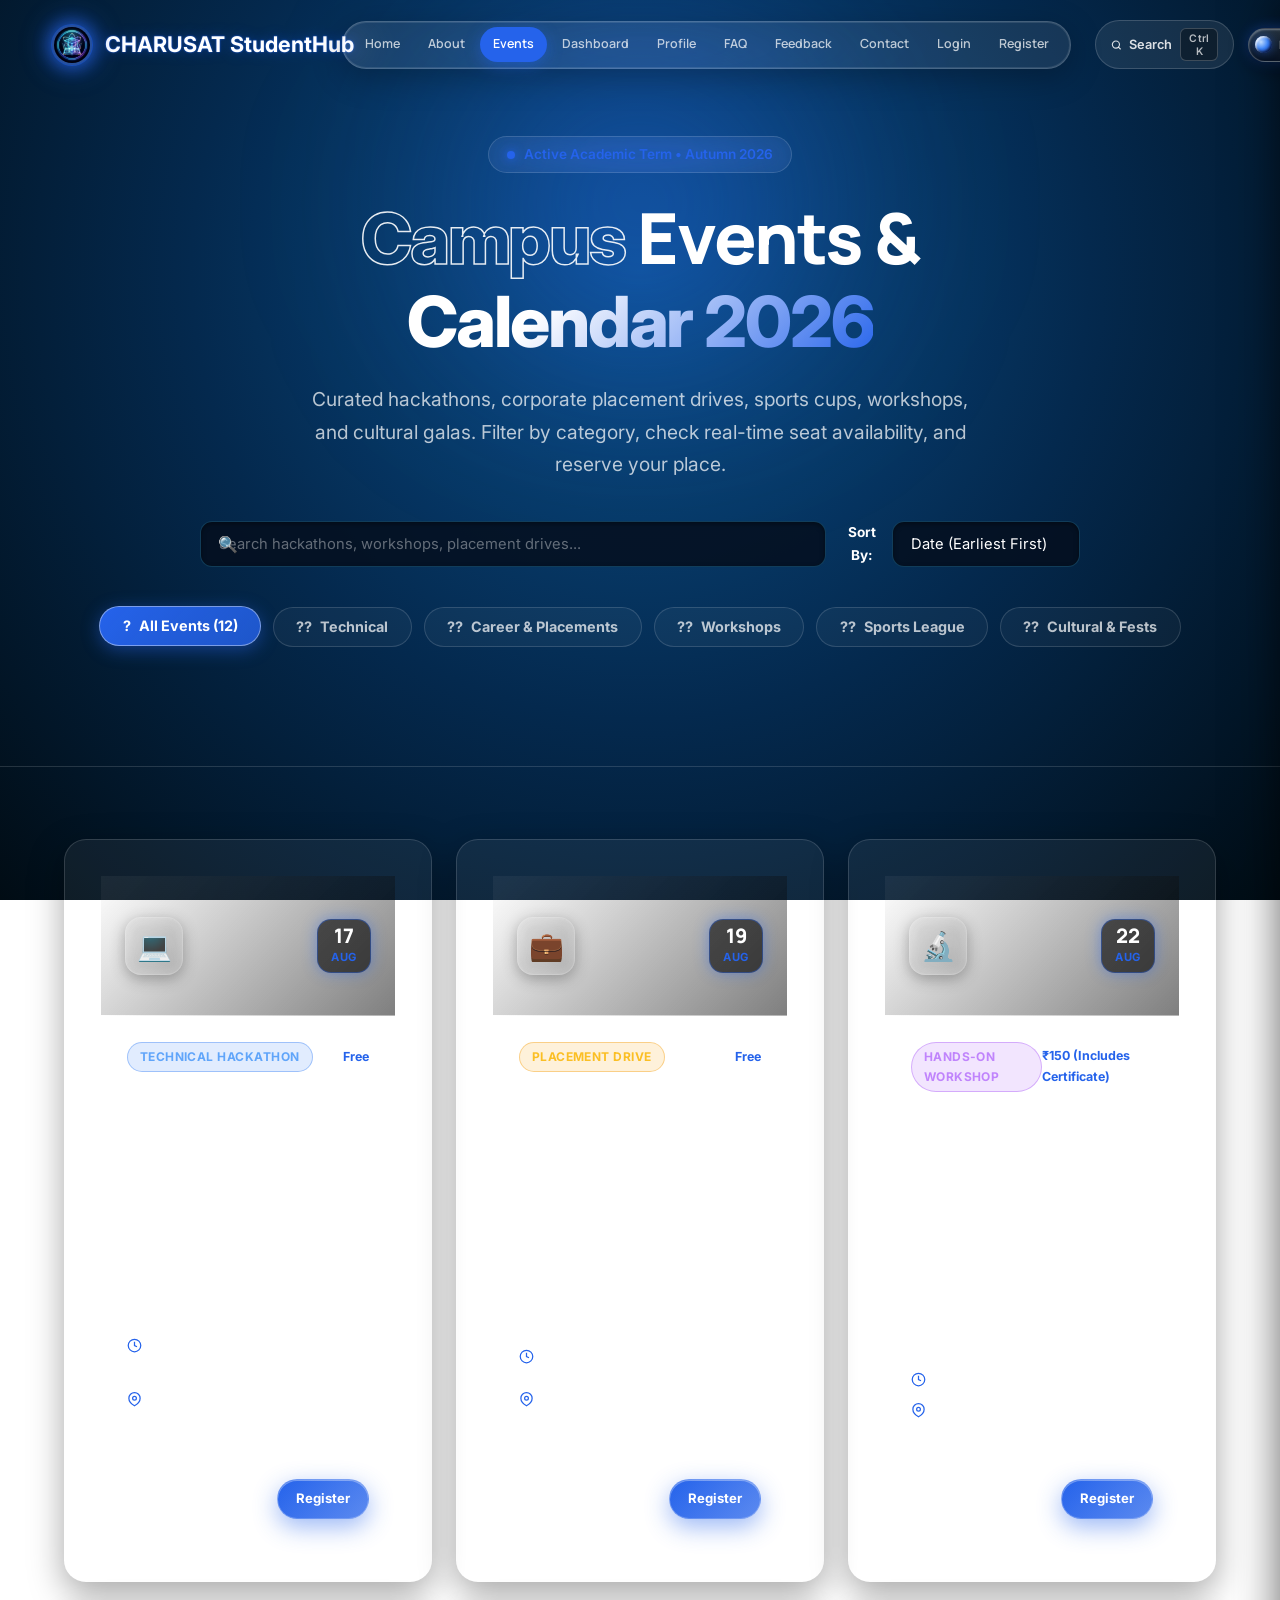
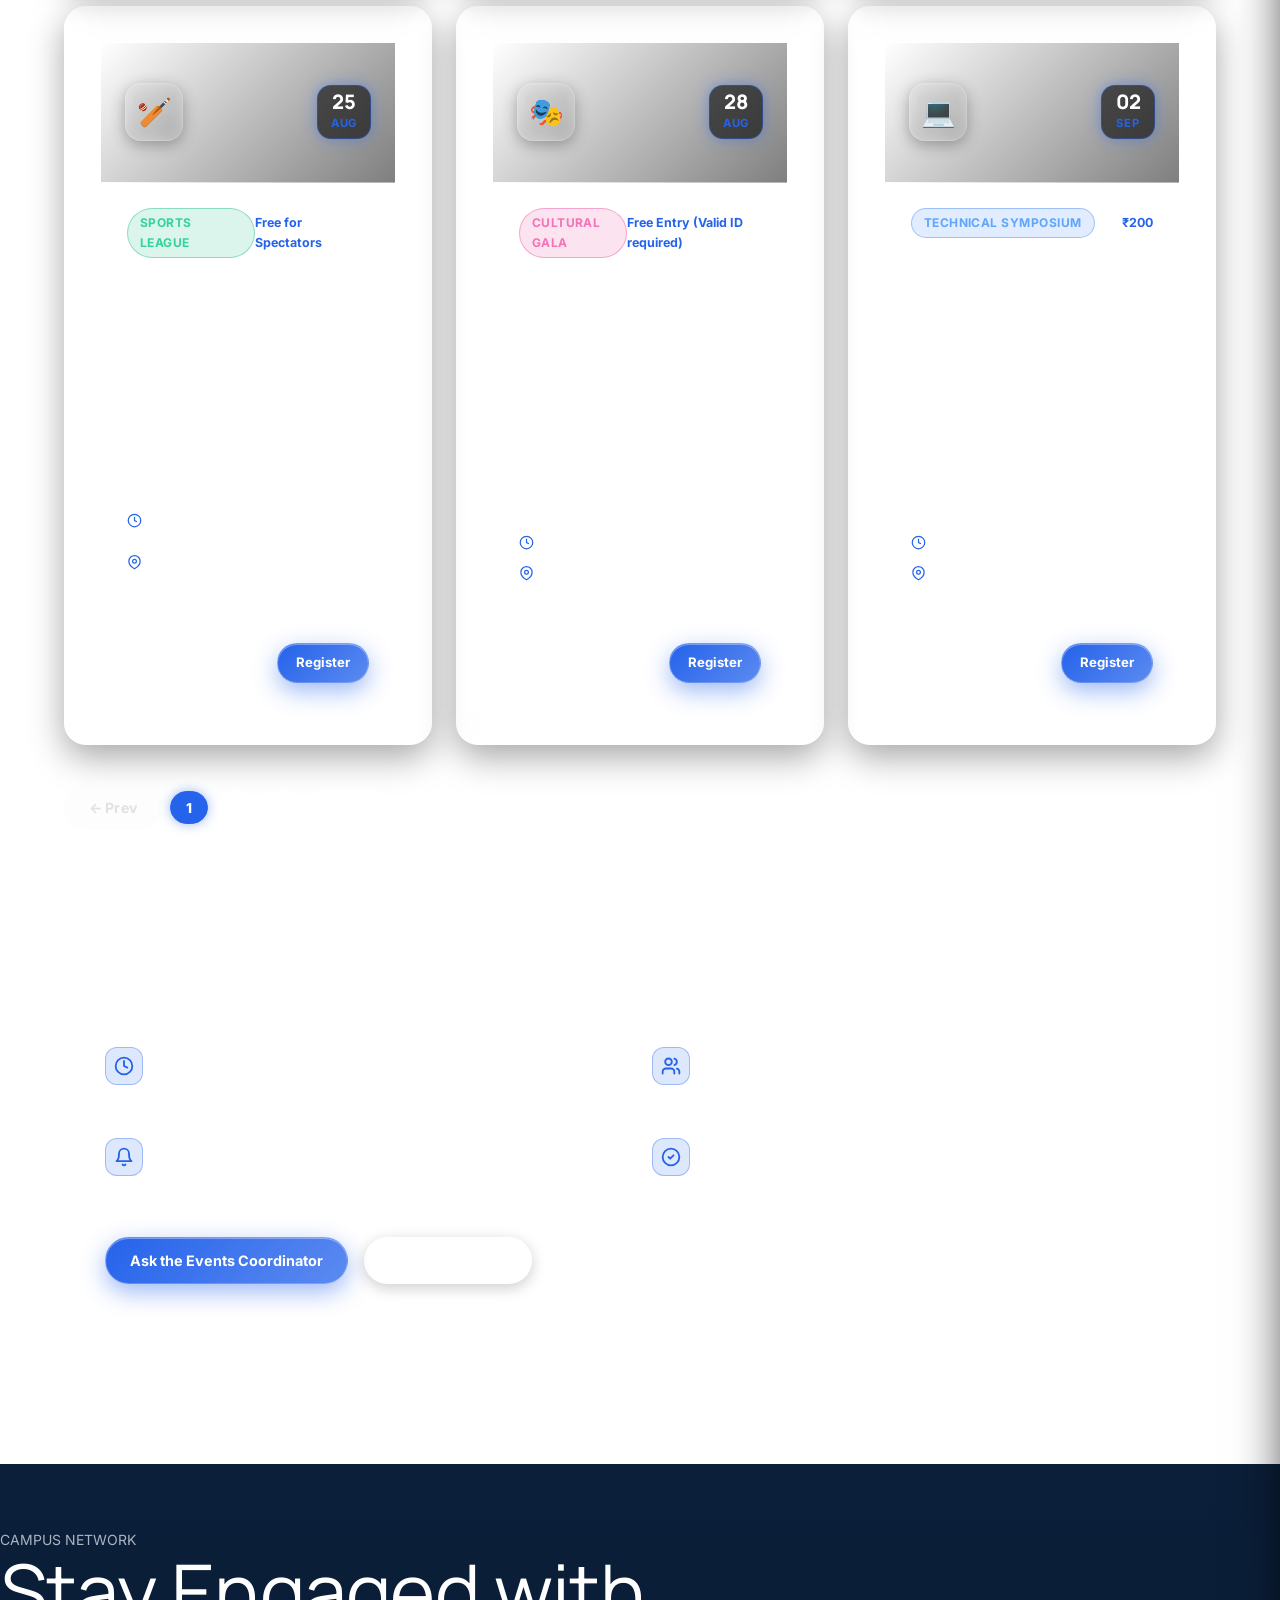
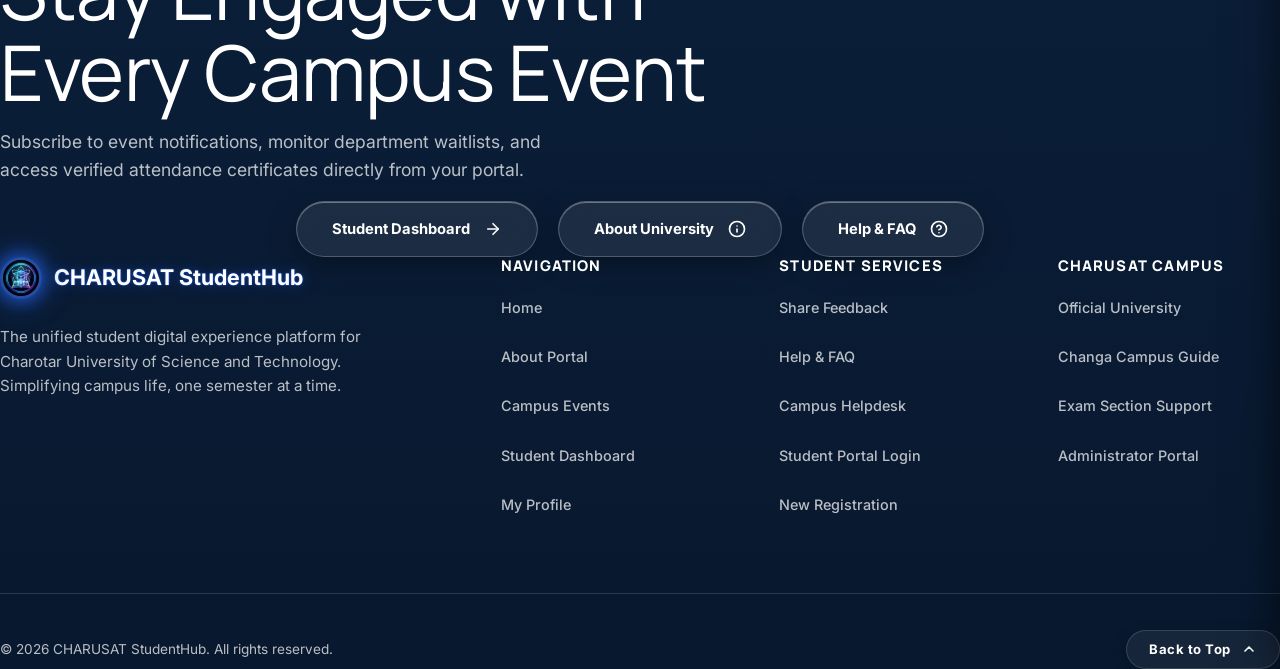
<file: pages/events.html>
<!DOCTYPE html>
<html lang="en">

<head>
  <meta charset="UTF-8">
  <meta name="viewport" content="width=device-width, initial-scale=1.0">
  <meta name="description" content="CHARUSAT StudentHub Campus Events — Technical hackathons, placement drives, cultural fests, sports leagues, and engineering workshops.">
  <title>Events &amp; Campus Calendar | CHARUSAT StudentHub</title>
  <link rel="icon" type="image/png" sizes="32x32" href="../images/studenthublogo.png">
  <link rel="icon" type="image/png" sizes="16x16" href="../images/studenthublogo.png">
  <link rel="shortcut icon" href="../favicon.ico">
  <link rel="apple-touch-icon" href="../images/studenthublogo.png">

  <!-- Google Fonts: Manrope + Inter + Plus Jakarta Sans -->
  <link rel="preconnect" href="https://fonts.googleapis.com">
  <link rel="preconnect" href="https://fonts.gstatic.com" crossorigin>
  <link href="https://fonts.googleapis.com/css2?family=Inter:wght@400;500;600;700&family=Manrope:wght@400;500;600;700;800&family=Plus+Jakarta+Sans:wght@600;700;800;900&family=Outfit:wght@600;700;800;900&display=swap" rel="stylesheet">

  <link rel="stylesheet" href="../css/style.css">
  <link rel="stylesheet" href="../css/premium.css">
  <script src="../js/theme.js" defer></script>
  <script src="../js/animations.js" defer></script>
</head>

<body>
  <a class="skip-link" href="#main">Skip to content</a>

  <!-- ================= FLOATING GLASS NAVBAR ================= -->
  <header class="header">
    <a class="logo" href="../index.html" aria-label="CHARUSAT StudentHub Home">
      <img class="logo-mark" src="../images/studenthublogo.png" alt="CHARUSAT StudentHub Logo">
      <span>CHARUSAT StudentHub</span>
    </a>

    <nav class="nav" aria-label="Main Navigation">
      <a href="../index.html" class="nav-item">Home</a>
      <a href="about.html" class="nav-item">About</a>
      <a href="events.html" class="nav-item active" aria-current="page">Events</a>
      <a href="dashboard.html" class="nav-item">Dashboard</a>
      <a href="profile.html" class="nav-item">Profile</a>
      <a href="faq.html" class="nav-item">FAQ</a>
      <a href="feedback.html" class="nav-item">Feedback</a>
      <a href="contact.html" class="nav-item">Contact</a>
      <a href="login.html" class="nav-item">Login</a>
      <a href="register.html" class="nav-item">Register</a>
    </nav>

    <!-- 3D Toggle Switch (Green <-> Blue) & CTA -->
    <div style="display: flex; align-items: center; gap: 0.9rem;">
      <div class="theme-3d-toggle-wrap" style="margin: 0;">
        <button type="button" class="theme-3d-gem-btn" data-theme-cycle-btn="true" aria-label="Cycle 3D Atmosphere: Current is BLUE" title="Click to Cycle 3D Theme Atmosphere">
          <span class="gem-3d-orb gem-3d-orb--blue"></span>
          <span class="gem-3d-label">BLUE</span>
          <span class="gem-3d-icon" aria-hidden="true">
            <svg width="10" height="10" viewBox="0 0 24 24" fill="none" stroke="currentColor" stroke-width="2.6" stroke-linecap="round" stroke-linejoin="round">
              <path d="M21.5 2v6h-6M2.5 22v-6h6M2 11.5a10 10 0 0 1 18.8-4.3M22 12.5a10 10 0 0 1-18.8 4.2"/>
            </svg>
          </span>
        </button>
      </div>
      <a class="contact-btn" href="contact.html">Contact Us</a>
    </div>
  </header>

  <main id="main">

    <!-- ================= SUBPAGE HERO SECTION ================= -->
    <section class="events-hero-section">
      <div class="events-hero-glow" aria-hidden="true"></div>

      <div class="events-hero-badge" data-reveal>
        <span class="pulse-dot"></span>
        <span>Active Academic Term &bull; Autumn 2026</span>
      </div>

      <h1 class="events-hero-title" data-reveal data-reveal-delay="1">
        <span class="outline">Campus</span> Events &amp;<br>
        <span class="heading-accent">Calendar 2026</span>
      </h1>

      <p class="events-hero-subtitle" data-reveal data-reveal-delay="2">
        Curated hackathons, corporate placement drives, sports cups, workshops, and cultural galas.
        Filter by category, check real-time seat availability, and reserve your place.
      </p>

      <!-- Glass Category Filters -->
      <div class="filters" role="group" aria-label="Filter events by category" data-reveal data-reveal-delay="3">
        <button class="chip is-active" type="button" data-filter="all">
          <span>?</span> All Events (12)
        </button>
        <button class="chip" type="button" data-filter="tech">
          <span>??</span> Technical
        </button>
        <button class="chip" type="button" data-filter="career">
          <span>??</span> Career &amp; Placements
        </button>
        <button class="chip" type="button" data-filter="workshop">
          <span>??</span> Workshops
        </button>
        <button class="chip" type="button" data-filter="sports">
          <span>??</span> Sports League
        </button>
        <button class="chip" type="button" data-filter="cultural">
          <span>??</span> Cultural &amp; Fests
        </button>
      </div>
    </section>

    <!-- ================= EVENT CARDS GRID ================= -->
    <section class="section" style="padding-top: 3.5rem;">
      <div class="shell">

        <div class="grid grid--3" id="events-grid">

          <!-- 1: Tech -->
          <article class="card card--flush card--lift event" data-category="tech" data-reveal>
            <div class="event__media-custom">
              <div class="event__icon-badge">??</div>
              <div class="event__date-badge">
                <b>17</b>
                <span>AUG</span>
              </div>
            </div>
            <div class="event__body">
              <div class="event__tag-row">
                <span class="event-category-pill event-category-pill--tech">Technical Hackathon</span>
                <span style="font-size: 0.78rem; color: var(--accent-color); font-weight: 700;">36 Hours</span>
              </div>
              <h3>36-Hour Campus Hackathon</h3>
              <p>Build a working prototype on the civic open-data challenge. Teams of four with direct mentorship from three tier-1 product engineering companies.</p>
              
              <div class="event__meta-list">
                <div class="event__meta-item">
                  <svg width="15" height="15" viewBox="0 0 24 24" fill="none" stroke="currentColor" stroke-width="2"><circle cx="12" cy="12" r="10"/><path d="M12 6v6l4 2"/></svg>
                  <span>9:00 AM onwards (Continuous)</span>
                </div>
                <div class="event__meta-item">
                  <svg width="15" height="15" viewBox="0 0 24 24" fill="none" stroke="currentColor" stroke-width="2"><path d="M21 10c0 7-9 12-9 12s-9-5-9-12a9 9 0 0 1 18 0Z"/><circle cx="12" cy="10" r="3"/></svg>
                  <span>Innovation Lab, Block D</span>
                </div>
              </div>

              <div class="event__foot-row">
                <span class="event__seats-status">42 of 120 seats left</span>
                <a class="btn-3d btn-3d--primary" style="padding: 0.55rem 1.25rem; font-size: 0.85rem;" href="register.html">Register</a>
              </div>
            </div>
          </article>

          <!-- 2: Career -->
          <article class="card card--flush card--lift event" data-category="career" data-reveal data-reveal-delay="1">
            <div class="event__media-custom">
              <div class="event__icon-badge">??</div>
              <div class="event__date-badge">
                <b>19</b>
                <span>AUG</span>
              </div>
            </div>
            <div class="event__body">
              <div class="event__tag-row">
                <span class="event-category-pill event-category-pill--career">Placement Drive</span>
                <span style="font-size: 0.78rem; color: #fbbf24; font-weight: 700;">Mandatory</span>
              </div>
              <h3>Autumn Placement Drive Briefing</h3>
              <p>Eligibility criteria, single-offer regulations, and shortlisting schedule for 27 confirmed corporate recruiters. Compulsory for all final year cohorts.</p>
              
              <div class="event__meta-list">
                <div class="event__meta-item">
                  <svg width="15" height="15" viewBox="0 0 24 24" fill="none" stroke="currentColor" stroke-width="2"><circle cx="12" cy="12" r="10"/><path d="M12 6v6l4 2"/></svg>
                  <span>4:30 PM &ndash; 6:00 PM</span>
                </div>
                <div class="event__meta-item">
                  <svg width="15" height="15" viewBox="0 0 24 24" fill="none" stroke="currentColor" stroke-width="2"><path d="M21 10c0 7-9 12-9 12s-9-5-9-12a9 9 0 0 1 18 0Z"/><circle cx="12" cy="10" r="3"/></svg>
                  <span>Lecture Hall 4, Block A</span>
                </div>
              </div>

              <div class="event__foot-row">
                <span class="event__seats-status">Compulsory · Final Year</span>
                <a class="btn-3d btn-3d--primary" style="padding: 0.55rem 1.25rem; font-size: 0.85rem;" href="register.html">Confirm Seat</a>
              </div>
            </div>
          </article>

          <!-- 3: Workshop -->
          <article class="card card--flush card--lift event" data-category="workshop" data-reveal data-reveal-delay="2">
            <div class="event__media-custom">
              <div class="event__icon-badge">??</div>
              <div class="event__date-badge">
                <b>21</b>
                <span>AUG</span>
              </div>
            </div>
            <div class="event__body">
              <div class="event__tag-row">
                <span class="event-category-pill event-category-pill--workshop">Electronics Lab</span>
                <span style="font-size: 0.78rem; color: #c084fc; font-weight: 700;">Hands-on</span>
              </div>
              <h3>PCB Design with KiCad 8</h3>
              <p>End-to-end practical session from schematic capture to Gerber plot export. Bring a laptop with KiCad pre-installed. Open to EC, EE, and CE sem 4+.</p>
              
              <div class="event__meta-list">
                <div class="event__meta-item">
                  <svg width="15" height="15" viewBox="0 0 24 24" fill="none" stroke="currentColor" stroke-width="2"><circle cx="12" cy="12" r="10"/><path d="M12 6v6l4 2"/></svg>
                  <span>10:00 AM &ndash; 1:00 PM</span>
                </div>
                <div class="event__meta-item">
                  <svg width="15" height="15" viewBox="0 0 24 24" fill="none" stroke="currentColor" stroke-width="2"><path d="M21 10c0 7-9 12-9 12s-9-5-9-12a9 9 0 0 1 18 0Z"/><circle cx="12" cy="10" r="3"/></svg>
                  <span>Electronics Lab 2, Block B</span>
                </div>
              </div>

              <div class="event__foot-row">
                <span class="event__seats-status">12 of 40 benches left</span>
                <a class="btn-3d btn-3d--primary" style="padding: 0.55rem 1.25rem; font-size: 0.85rem;" href="register.html">Register</a>
              </div>
            </div>
          </article>

          <!-- 4: Career -->
          <article class="card card--flush card--lift event" data-category="career" data-reveal>
            <div class="event__media-custom">
              <div class="event__icon-badge">??</div>
              <div class="event__date-badge">
                <b>22</b>
                <span>AUG</span>
              </div>
            </div>
            <div class="event__body">
              <div class="event__tag-row">
                <span class="event-category-pill event-category-pill--career">Alumni Networking</span>
                <span style="font-size: 0.78rem; color: #fbbf24; font-weight: 700;">1-on-1 Slots</span>
              </div>
              <h3>Industry Mentor Meetup</h3>
              <p>Twenty-minute personalized mentorship sessions with CHARUSAT alumni working in product management, data science, and cloud architecture.</p>
              
              <div class="event__meta-list">
                <div class="event__meta-item">
                  <svg width="15" height="15" viewBox="0 0 24 24" fill="none" stroke="currentColor" stroke-width="2"><circle cx="12" cy="12" r="10"/><path d="M12 6v6l4 2"/></svg>
                  <span>2:00 PM &ndash; 6:00 PM</span>
                </div>
                <div class="event__meta-item">
                  <svg width="15" height="15" viewBox="0 0 24 24" fill="none" stroke="currentColor" stroke-width="2"><path d="M21 10c0 7-9 12-9 12s-9-5-9-12a9 9 0 0 1 18 0Z"/><circle cx="12" cy="10" r="3"/></svg>
                  <span>Seminar Hall, Block C</span>
                </div>
              </div>

              <div class="event__foot-row">
                <span class="event__seats-status sold-out">All 96 slots booked</span>
                <a class="btn-3d btn-3d--glass" style="padding: 0.55rem 1.25rem; font-size: 0.85rem;" href="register.html">Waitlist</a>
              </div>
            </div>
          </article>

          <!-- 5: Sports -->
          <article class="card card--flush card--lift event" data-category="sports" data-reveal data-reveal-delay="1">
            <div class="event__media-custom">
              <div class="event__icon-badge">??</div>
              <div class="event__date-badge">
                <b>26</b>
                <span>AUG</span>
              </div>
            </div>
            <div class="event__body">
              <div class="event__tag-row">
                <span class="event-category-pill event-category-pill--sports">Sports Tournament</span>
                <span style="font-size: 0.78rem; color: #34d399; font-weight: 700;">League Stage</span>
              </div>
              <h3>Inter-Department Cricket League</h3>
              <p>Fourteen institute teams, 12-over high-tempo matches, followed by knockout finals over 3 weekends. Roster submissions close 23 August.</p>
              
              <div class="event__meta-list">
                <div class="event__meta-item">
                  <svg width="15" height="15" viewBox="0 0 24 24" fill="none" stroke="currentColor" stroke-width="2"><circle cx="12" cy="12" r="10"/><path d="M12 6v6l4 2"/></svg>
                  <span>7:30 AM First Ball</span>
                </div>
                <div class="event__meta-item">
                  <svg width="15" height="15" viewBox="0 0 24 24" fill="none" stroke="currentColor" stroke-width="2"><path d="M21 10c0 7-9 12-9 12s-9-5-9-12a9 9 0 0 1 18 0Z"/><circle cx="12" cy="10" r="3"/></svg>
                  <span>Main University Oval Ground</span>
                </div>
              </div>

              <div class="event__foot-row">
                <span class="event__seats-status">6 of 14 squads confirmed</span>
                <a class="btn-3d btn-3d--primary" style="padding: 0.55rem 1.25rem; font-size: 0.85rem;" href="register.html">Register Team</a>
              </div>
            </div>
          </article>

          <!-- 6: Tech -->
          <article class="card card--flush card--lift event" data-category="tech" data-reveal data-reveal-delay="2">
            <div class="event__media-custom">
              <div class="event__icon-badge">??</div>
              <div class="event__date-badge">
                <b>30</b>
                <span>AUG</span>
              </div>
            </div>
            <div class="event__body">
              <div class="event__tag-row">
                <span class="event-category-pill event-category-pill--tech">Robotics Arena</span>
                <span style="font-size: 0.78rem; color: #60a5fa; font-weight: 700;">Time Trial</span>
              </div>
              <h3>Autonomous Line Follower Sprint</h3>
              <p>Robotics Club opening challenge. Custom chassis under 20 cm, PID calibration, and three ranked runs on an obstacle course with dual acute bends.</p>
              
              <div class="event__meta-list">
                <div class="event__meta-item">
                  <svg width="15" height="15" viewBox="0 0 24 24" fill="none" stroke="currentColor" stroke-width="2"><circle cx="12" cy="12" r="10"/><path d="M12 6v6l4 2"/></svg>
                  <span>11:00 AM &ndash; 4:00 PM</span>
                </div>
                <div class="event__meta-item">
                  <svg width="15" height="15" viewBox="0 0 24 24" fill="none" stroke="currentColor" stroke-width="2"><path d="M21 10c0 7-9 12-9 12s-9-5-9-12a9 9 0 0 1 18 0Z"/><circle cx="12" cy="10" r="3"/></svg>
                  <span>Workshop Shed, Block E</span>
                </div>
              </div>

              <div class="event__foot-row">
                <span class="event__seats-status">8 of 24 team slots left</span>
                <a class="btn-3d btn-3d--primary" style="padding: 0.55rem 1.25rem; font-size: 0.85rem;" href="register.html">Register</a>
              </div>
            </div>
          </article>

          <!-- 7: Cultural -->
          <article class="card card--flush card--lift event" data-category="cultural" data-reveal>
            <div class="event__media-custom">
              <div class="event__icon-badge">??</div>
              <div class="event__date-badge">
                <b>05</b>
                <span>SEP</span>
              </div>
            </div>
            <div class="event__body">
              <div class="event__tag-row">
                <span class="event-category-pill event-category-pill--cultural">Live Performance</span>
                <span style="font-size: 0.78rem; color: #f472b6; font-weight: 700;">All Campus</span>
              </div>
              <h3>Annual Cultural Night</h3>
              <p>Fourteen university departments, a 360-degree main stage, and eleven curated musical and theatrical performances under professional concert lighting.</p>
              
              <div class="event__meta-list">
                <div class="event__meta-item">
                  <svg width="15" height="15" viewBox="0 0 24 24" fill="none" stroke="currentColor" stroke-width="2"><circle cx="12" cy="12" r="10"/><path d="M12 6v6l4 2"/></svg>
                  <span>6:30 PM Onwards</span>
                </div>
                <div class="event__meta-item">
                  <svg width="15" height="15" viewBox="0 0 24 24" fill="none" stroke="currentColor" stroke-width="2"><path d="M21 10c0 7-9 12-9 12s-9-5-9-12a9 9 0 0 1 18 0Z"/><circle cx="12" cy="10" r="3"/></svg>
                  <span>Open Air Amphitheatre</span>
                </div>
              </div>

              <div class="event__foot-row">
                <span class="event__seats-status">Free Entry with Student ID</span>
                <a class="btn-3d btn-3d--primary" style="padding: 0.55rem 1.25rem; font-size: 0.85rem;" href="register.html">Get Pass</a>
              </div>
            </div>
          </article>

          <!-- 8: Workshop -->
          <article class="card card--flush card--lift event" data-category="workshop" data-reveal data-reveal-delay="1">
            <div class="event__media-custom">
              <div class="event__icon-badge">??</div>
              <div class="event__date-badge">
                <b>09</b>
                <span>SEP</span>
              </div>
            </div>
            <div class="event__body">
              <div class="event__tag-row">
                <span class="event-category-pill event-category-pill--workshop">Career Prep</span>
                <span style="font-size: 0.78rem; color: #c084fc; font-weight: 700;">1-on-1 Review</span>
              </div>
              <h3>Resume &amp; ATS Clinic</h3>
              <p>Conducted by the placement cell with corporate HR alumni. Every CV receives live line-by-line feedback with keyword optimization for automated screening.</p>
              
              <div class="event__meta-list">
                <div class="event__meta-item">
                  <svg width="15" height="15" viewBox="0 0 24 24" fill="none" stroke="currentColor" stroke-width="2"><circle cx="12" cy="12" r="10"/><path d="M12 6v6l4 2"/></svg>
                  <span>11:00 AM &ndash; 3:00 PM</span>
                </div>
                <div class="event__meta-item">
                  <svg width="15" height="15" viewBox="0 0 24 24" fill="none" stroke="currentColor" stroke-width="2"><path d="M21 10c0 7-9 12-9 12s-9-5-9-12a9 9 0 0 1 18 0Z"/><circle cx="12" cy="10" r="3"/></svg>
                  <span>Central Library, Digital Hall</span>
                </div>
              </div>

              <div class="event__foot-row">
                <span class="event__seats-status sold-out">All 60 slots taken</span>
                <a class="btn-3d btn-3d--glass" style="padding: 0.55rem 1.25rem; font-size: 0.85rem;" href="register.html">Waitlist</a>
              </div>
            </div>
          </article>

          <!-- 9: Sports -->
          <article class="card card--flush card--lift event" data-category="sports" data-reveal data-reveal-delay="2">
            <div class="event__media-custom">
              <div class="event__icon-badge">??</div>
              <div class="event__date-badge">
                <b>20</b>
                <span>SEP</span>
              </div>
            </div>
            <div class="event__body">
              <div class="event__tag-row">
                <span class="event-category-pill event-category-pill--sports">Track &amp; Field</span>
                <span style="font-size: 0.78rem; color: #34d399; font-weight: 700;">Medal Event</span>
              </div>
              <h3>Annual Athletics Championship</h3>
              <p>Full day of Olympic track events: 100m, 400m, 4x100m relay, long jump, and shot put. University medals and certificate points awarded.</p>
              
              <div class="event__meta-list">
                <div class="event__meta-item">
                  <svg width="15" height="15" viewBox="0 0 24 24" fill="none" stroke="currentColor" stroke-width="2"><circle cx="12" cy="12" r="10"/><path d="M12 6v6l4 2"/></svg>
                  <span>6:45 AM Athlete Call</span>
                </div>
                <div class="event__meta-item">
                  <svg width="15" height="15" viewBox="0 0 24 24" fill="none" stroke="currentColor" stroke-width="2"><path d="M21 10c0 7-9 12-9 12s-9-5-9-12a9 9 0 0 1 18 0Z"/><circle cx="12" cy="10" r="3"/></svg>
                  <span>Olympic Synthetic Track</span>
                </div>
              </div>

              <div class="event__foot-row">
                <span class="event__seats-status">Open till 16 September</span>
                <a class="btn-3d btn-3d--primary" style="padding: 0.55rem 1.25rem; font-size: 0.85rem;" href="register.html">Register</a>
              </div>
            </div>
          </article>

          <!-- 10: Tech -->
          <article class="card card--flush card--lift event" data-category="tech" data-reveal>
            <div class="event__media-custom">
              <div class="event__icon-badge">??</div>
              <div class="event__date-badge">
                <b>27</b>
                <span>SEP</span>
              </div>
            </div>
            <div class="event__body">
              <div class="event__tag-row">
                <span class="event-category-pill event-category-pill--tech">Open Source</span>
                <span style="font-size: 0.78rem; color: #60a5fa; font-weight: 700;">GitHub Sprint</span>
              </div>
              <h3>Open Source Contribution Day</h3>
              <p>CHARUSAT FOSS Club guides newcomers through Git workflows, meaningful issues, and pull request reviews on vetted open-source software libraries.</p>
              
              <div class="event__meta-list">
                <div class="event__meta-item">
                  <svg width="15" height="15" viewBox="0 0 24 24" fill="none" stroke="currentColor" stroke-width="2"><circle cx="12" cy="12" r="10"/><path d="M12 6v6l4 2"/></svg>
                  <span>9:30 AM &ndash; 5:30 PM</span>
                </div>
                <div class="event__meta-item">
                  <svg width="15" height="15" viewBox="0 0 24 24" fill="none" stroke="currentColor" stroke-width="2"><path d="M21 10c0 7-9 12-9 12s-9-5-9-12a9 9 0 0 1 18 0Z"/><circle cx="12" cy="10" r="3"/></svg>
                  <span>Computer Centre, Lab 1</span>
                </div>
              </div>

              <div class="event__foot-row">
                <span class="event__seats-status">31 of 80 seats left</span>
                <a class="btn-3d btn-3d--primary" style="padding: 0.55rem 1.25rem; font-size: 0.85rem;" href="register.html">Register</a>
              </div>
            </div>
          </article>

          <!-- 11: Cultural -->
          <article class="card card--flush card--lift event" data-category="cultural" data-reveal data-reveal-delay="1">
            <div class="event__media-custom">
              <div class="event__icon-badge">?</div>
              <div class="event__date-badge">
                <b>03</b>
                <span>OCT</span>
              </div>
            </div>
            <div class="event__body">
              <div class="event__tag-row">
                <span class="event-category-pill event-category-pill--cultural">Festival Gala</span>
                <span style="font-size: 0.78rem; color: #f472b6; font-weight: 700;">Traditional</span>
              </div>
              <h3>Navratri Grand Garba Night</h3>
              <p>Live traditional dhol-tasha, two high-energy rounds of Raas-Garba, and awards for traditional attire. Valid RFID student ID mandatory for security gates.</p>
              
              <div class="event__meta-list">
                <div class="event__meta-item">
                  <svg width="15" height="15" viewBox="0 0 24 24" fill="none" stroke="currentColor" stroke-width="2"><circle cx="12" cy="12" r="10"/><path d="M12 6v6l4 2"/></svg>
                  <span>8:00 PM &ndash; 12:00 AM</span>
                </div>
                <div class="event__meta-item">
                  <svg width="15" height="15" viewBox="0 0 24 24" fill="none" stroke="currentColor" stroke-width="2"><path d="M21 10c0 7-9 12-9 12s-9-5-9-12a9 9 0 0 1 18 0Z"/><circle cx="12" cy="10" r="3"/></svg>
                  <span>Central University Lawns</span>
                </div>
              </div>

              <div class="event__foot-row">
                <span class="event__seats-status sold-out">1,600 Passes Sold Out</span>
                <a class="btn-3d btn-3d--glass" style="padding: 0.55rem 1.25rem; font-size: 0.85rem;" href="register.html">Waitlist</a>
              </div>
            </div>
          </article>

          <!-- 12: Workshop -->
          <article class="card card--flush card--lift event" data-category="workshop" data-reveal data-reveal-delay="2">
            <div class="event__media-custom">
              <div class="event__icon-badge">??</div>
              <div class="event__date-badge">
                <b>10</b>
                <span>OCT</span>
              </div>
            </div>
            <div class="event__body">
              <div class="event__tag-row">
                <span class="event-category-pill event-category-pill--workshop">Simulation Lab</span>
                <span style="font-size: 0.78rem; color: #c084fc; font-weight: 700;">Certification</span>
              </div>
              <h3>MATLAB for Control Systems</h3>
              <p>Root locus, Bode plots, and Simulink models aligned with the Control Engineering curriculum. Campus license key and dataset provided upon entry.</p>
              
              <div class="event__meta-list">
                <div class="event__meta-item">
                  <svg width="15" height="15" viewBox="0 0 24 24" fill="none" stroke="currentColor" stroke-width="2"><circle cx="12" cy="12" r="10"/><path d="M12 6v6l4 2"/></svg>
                  <span>2:00 PM &ndash; 5:00 PM</span>
                </div>
                <div class="event__meta-item">
                  <svg width="15" height="15" viewBox="0 0 24 24" fill="none" stroke="currentColor" stroke-width="2"><path d="M21 10c0 7-9 12-9 12s-9-5-9-12a9 9 0 0 1 18 0Z"/><circle cx="12" cy="10" r="3"/></svg>
                  <span>Computer Centre, Lab 3</span>
                </div>
              </div>

              <div class="event__foot-row">
                <span class="event__seats-status">Waitlist Open</span>
                <a class="btn-3d btn-3d--glass" style="padding: 0.55rem 1.25rem; font-size: 0.85rem;" href="register.html">Join Waitlist</a>
              </div>
            </div>
          </article>

        </div>

        <!-- ================= REGISTRATION PROTOCOLS CARD ================= -->
        <aside class="events-guidelines-card" data-reveal aria-label="Before you register">
          <div style="display: flex; align-items: center; gap: 0.75rem; margin-bottom: 0.5rem;">
            <span class="theme-badge">CRITICAL PROTOCOLS</span>
          </div>
          <h3>Registration Guidelines &amp; Code of Conduct</h3>

          <div class="events-guidelines-list">
            <div class="events-guidelines-item">
              <div class="icon-box">
                <svg width="20" height="20" viewBox="0 0 24 24" fill="none" stroke="currentColor" stroke-width="2.2" stroke-linecap="round" stroke-linejoin="round"><circle cx="12" cy="12" r="10"/><polyline points="12 6 12 12 16 14"/></svg>
              </div>
              <div>
                <h4>Registration closes 24 hours prior</h4>
                <p>No on-spot walk-ins are permitted for technical workshops and lab setups due to lab hardware configuration schedules.</p>
              </div>
            </div>

            <div class="events-guidelines-item">
              <div class="icon-box">
                <svg width="20" height="20" viewBox="0 0 24 24" fill="none" stroke="currentColor" stroke-width="2.2" stroke-linecap="round" stroke-linejoin="round"><path d="M16 21v-2a4 4 0 0 0-4-4H6a4 4 0 0 0-4 4v2"/><circle cx="9" cy="7" r="4"/><path d="M22 21v-2a4 4 0 0 0-3-3.87"/><path d="M16 3.13a4 4 0 0 1 0 7.75"/></svg>
              </div>
              <div>
                <h4>Single seat per authenticated account</h4>
                <p>Proxy seat reservations on behalf of others are automatically scrubbed, resetting priority rank on subsequent waitlists.</p>
              </div>
            </div>

            <div class="events-guidelines-item">
              <div class="icon-box">
                <svg width="20" height="20" viewBox="0 0 24 24" fill="none" stroke="currentColor" stroke-width="2.2" stroke-linecap="round" stroke-linejoin="round"><path d="M18 8A6 6 0 0 0 6 8c0 7-3 9-3 9h18s-3-2-3-9"/><path d="M13.73 21a2 2 0 0 1-3.46 0"/></svg>
              </div>
              <div>
                <h4>Waitlist auto-allocation notification</h4>
                <p>Waitlist releases clear sequentially. When notified via SMS &amp; portal, you have 2 hours to confirm before the pass cascades down.</p>
              </div>
            </div>

            <div class="events-guidelines-item">
              <div class="icon-box">
                <svg width="20" height="20" viewBox="0 0 24 24" fill="none" stroke="currentColor" stroke-width="2.2" stroke-linecap="round" stroke-linejoin="round"><circle cx="12" cy="12" r="10"/><path d="m9 12 2 2 4-4"/></svg>
              </div>
              <div>
                <h4>Digital verifiable e-certificates</h4>
                <p>Attendance is authenticated via RFID scan at the door. Certificates are dispatched straight to your StudentHub Profile within 5 days.</p>
              </div>
            </div>
          </div>

          <div style="display: flex; gap: 1rem; margin-top: 2rem; flex-wrap: wrap;">
            <a class="btn-3d btn-3d--primary" style="padding: 0.65rem 1.5rem; font-size: 0.9rem;" href="contact.html">Ask the Events Coordinator</a>
            <a class="btn-3d btn-3d--glass" style="padding: 0.65rem 1.5rem; font-size: 0.9rem;" href="faq.html">Read Event FAQs</a>
          </div>
        </aside>

      </div>
    </section>

  </main>

  <!-- ================= CINEMATIC FOOTER ================= -->
  <div class="footer-wrapper">
    <!-- Infinite Continuous Marquee Bar -->
    <div class="marquee-container" aria-hidden="true">
      <div class="marquee-content">
        <span><b>CHARUSAT</b> UNIVERSITY <span class="marquee-dot">&bull;</span></span>
        <span><b>ACADEMIC</b> EXCELLENCE <span class="marquee-dot">&bull;</span></span>
        <span><b>RESEARCH</b> &amp; INNOVATION <span class="marquee-dot">&bull;</span></span>
        <span><b>STUDENT</b> EMPOWERMENT <span class="marquee-dot">&bull;</span></span>
        <span><b>TECH</b> FESTIVALS <span class="marquee-dot">&bull;</span></span>
        <span><b>GLOBAL</b> PLACEMENTS <span class="marquee-dot">&bull;</span></span>
        <span><b>CHARUSAT</b> UNIVERSITY <span class="marquee-dot">&bull;</span></span>
        <span><b>ACADEMIC</b> EXCELLENCE <span class="marquee-dot">&bull;</span></span>
        <span><b>RESEARCH</b> &amp; INNOVATION <span class="marquee-dot">&bull;</span></span>
        <span><b>STUDENT</b> EMPOWERMENT <span class="marquee-dot">&bull;</span></span>
      </div>
      <div class="marquee-content" aria-hidden="true">
        <span><b>CHARUSAT</b> UNIVERSITY <span class="marquee-dot">&bull;</span></span>
        <span><b>ACADEMIC</b> EXCELLENCE <span class="marquee-dot">&bull;</span></span>
        <span><b>RESEARCH</b> &amp; INNOVATION <span class="marquee-dot">&bull;</span></span>
        <span><b>STUDENT</b> EMPOWERMENT <span class="marquee-dot">&bull;</span></span>
        <span><b>TECH</b> FESTIVALS <span class="marquee-dot">&bull;</span></span>
        <span><b>GLOBAL</b> PLACEMENTS <span class="marquee-dot">&bull;</span></span>
        <span><b>CHARUSAT</b> UNIVERSITY <span class="marquee-dot">&bull;</span></span>
        <span><b>ACADEMIC</b> EXCELLENCE <span class="marquee-dot">&bull;</span></span>
        <span><b>RESEARCH</b> &amp; INNOVATION <span class="marquee-dot">&bull;</span></span>
        <span><b>STUDENT</b> EMPOWERMENT <span class="marquee-dot">&bull;</span></span>
      </div>
    </div>

    <footer class="footer">
      <div class="footer-glow" aria-hidden="true"></div>

      <!-- Quick Action CTA -->
      <div class="footer-hero-cta">
        <span class="theme-badge">CAMPUS NETWORK</span>
        <h3 class="footer-hero-headline">Stay Engaged with Every Campus Event</h3>
        <p class="footer-hero-desc">
          Subscribe to event notifications, monitor department waitlists, 
          and access verified attendance certificates directly from your portal.
        </p>
        <div class="footer-pill-btn-group">
          <a href="dashboard.html" class="footer-glass-pill">
            <span>Student Dashboard</span>
            <svg width="18" height="18" viewBox="0 0 24 24" fill="none" stroke="currentColor" stroke-width="2.2" stroke-linecap="round" stroke-linejoin="round">
              <line x1="5" y1="12" x2="19" y2="12"></line>
              <polyline points="12 5 19 12 12 19"></polyline>
            </svg>
          </a>
          <a href="about.html" class="footer-glass-pill">
            <span>About University</span>
            <svg width="18" height="18" viewBox="0 0 24 24" fill="none" stroke="currentColor" stroke-width="2.2" stroke-linecap="round" stroke-linejoin="round">
              <circle cx="12" cy="12" r="10"></circle>
              <line x1="12" y1="16" x2="12" y2="12"></line>
              <line x1="12" y1="8" x2="12.01" y2="8"></line>
            </svg>
          </a>
          <a href="faq.html" class="footer-glass-pill">
            <span>Help &amp; FAQ</span>
            <svg width="18" height="18" viewBox="0 0 24 24" fill="none" stroke="currentColor" stroke-width="2.2" stroke-linecap="round" stroke-linejoin="round">
              <circle cx="12" cy="12" r="10"></circle>
              <path d="M9.09 9a3 3 0 0 1 5.83 1c0 2-3 3-3 3"></path>
              <line x1="12" y1="17" x2="12.01" y2="17"></line>
            </svg>
          </a>
        </div>
      </div>

      <!-- Footer Columns Grid -->
      <div class="footer-grid">
        <div class="footer-brand">
          <a class="logo" href="../index.html">
            <img class="logo-mark" src="../images/studenthublogo.png" alt="CHARUSAT StudentHub Logo">
            <span>CHARUSAT StudentHub</span>
          </a>
          <p>
            The unified student digital experience platform for Charotar University of Science and Technology.
            Simplifying campus life, one semester at a time.
          </p>
        </div>

        <div class="footer-col">
          <h4>Navigation</h4>
          <ul>
            <li><a href="../index.html">Home</a></li>
            <li><a href="about.html">About Portal</a></li>
            <li><a href="events.html">Campus Events</a></li>
            <li><a href="dashboard.html">Student Dashboard</a></li>
            <li><a href="profile.html">My Profile</a></li>
          </ul>
        </div>

        <div class="footer-col">
          <h4>Student Services</h4>
          <ul>
            <li><a href="feedback.html">Share Feedback</a></li>
            <li><a href="faq.html">Help &amp; FAQ</a></li>
            <li><a href="contact.html">Campus Helpdesk</a></li>
            <li><a href="login.html">Student Portal Login</a></li>
            <li><a href="register.html">New Registration</a></li>
          </ul>
        </div>

        <div class="footer-col">
          <h4>CHARUSAT Campus</h4>
          <ul>
            <li><a href="https://www.charusat.ac.in/" target="_blank" rel="noopener">Official University</a></li>
            <li><a href="about.html#campus-map">Changa Campus Guide</a></li>
            <li><a href="contact.html">Exam Section Support</a></li>
            <li><a href="admin.html">Administrator Portal</a></li>
          </ul>
        </div>
      </div>

      <!-- Bottom Copyright Bar -->
      <div class="footer-bottom-bar">
        <div>
          &copy; 2026 CHARUSAT StudentHub. All rights reserved.
        </div>
        <button type="button" class="back-to-top-btn" aria-label="Back to top">
          <span>Back to Top</span>
          <svg width="16" height="16" viewBox="0 0 24 24" fill="none" stroke="currentColor" stroke-width="2.5" stroke-linecap="round" stroke-linejoin="round">
            <polyline points="18 15 12 9 6 15"></polyline>
          </svg>
        </button>
      </div>
    </footer>
  </div>

  <script src="../js/script.js"></script>
  <script src="../js/json-engine.js"></script>
</body>
</html>
</file>
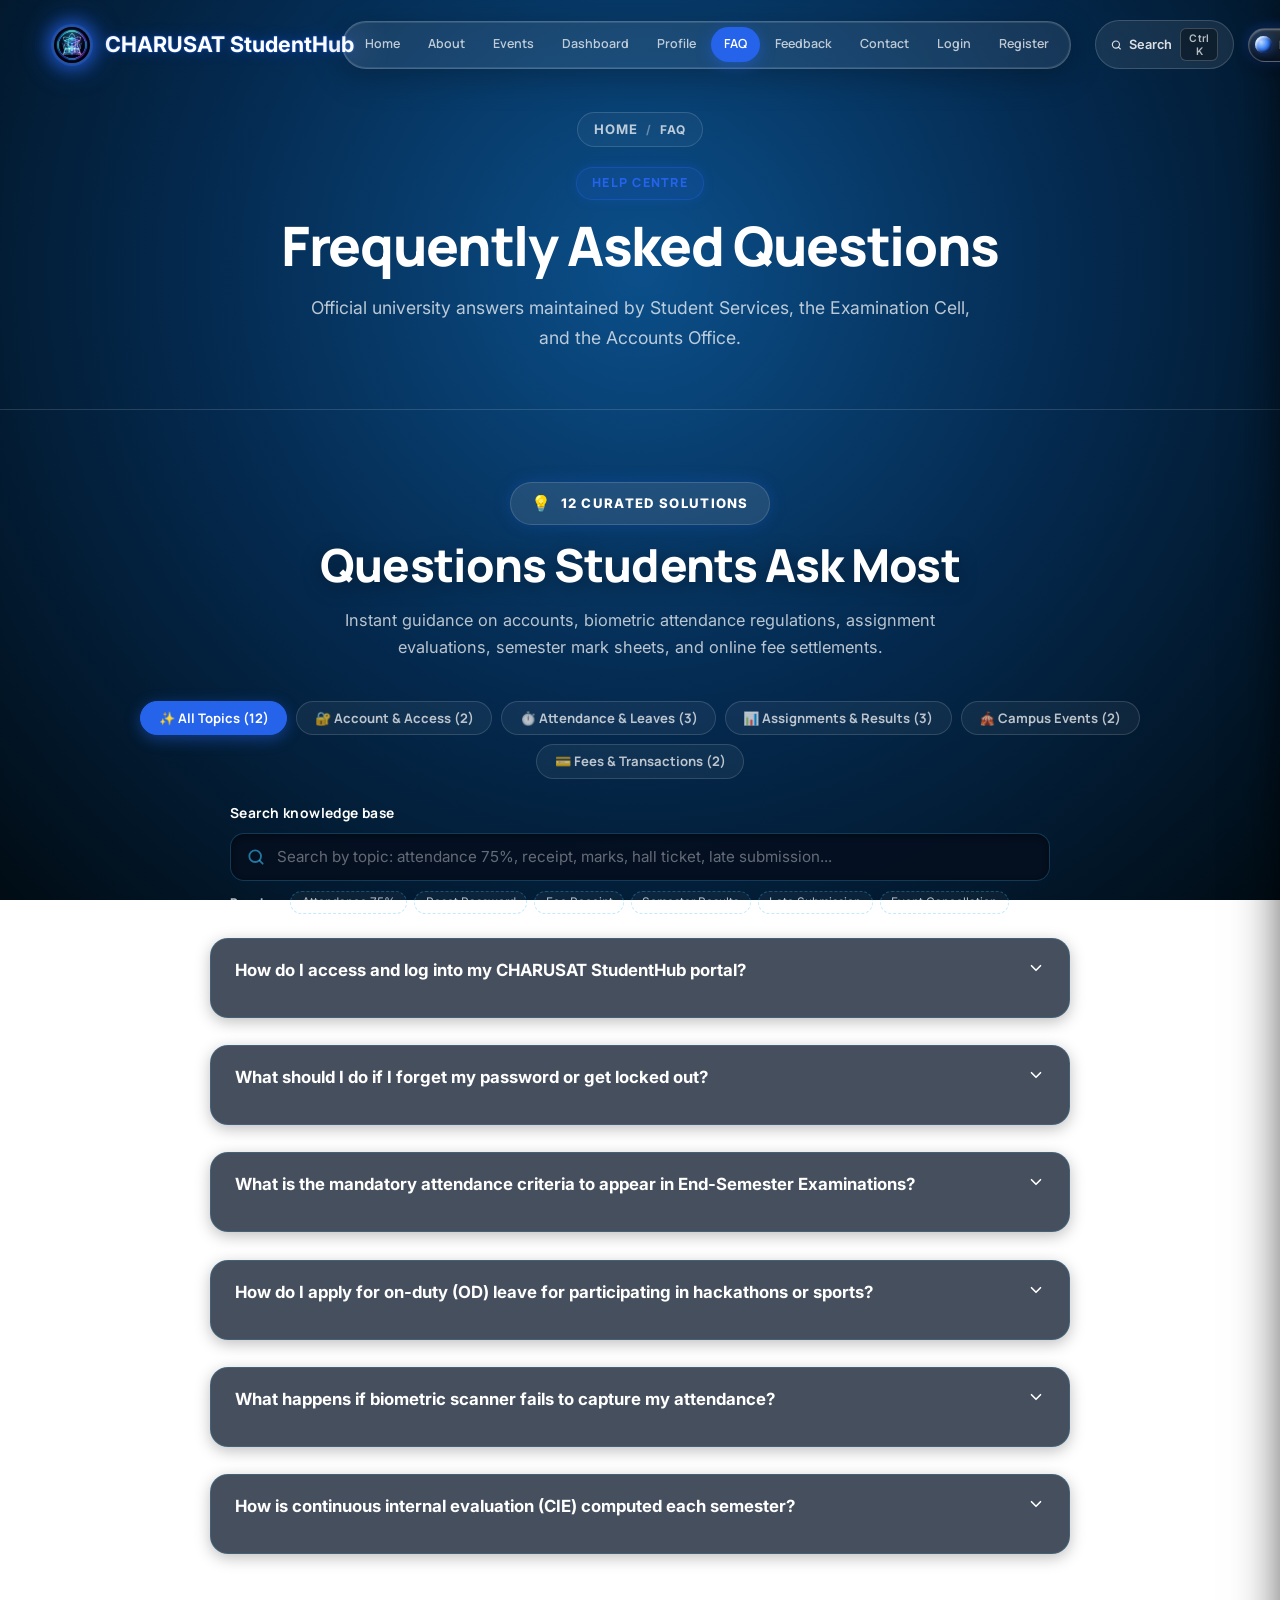
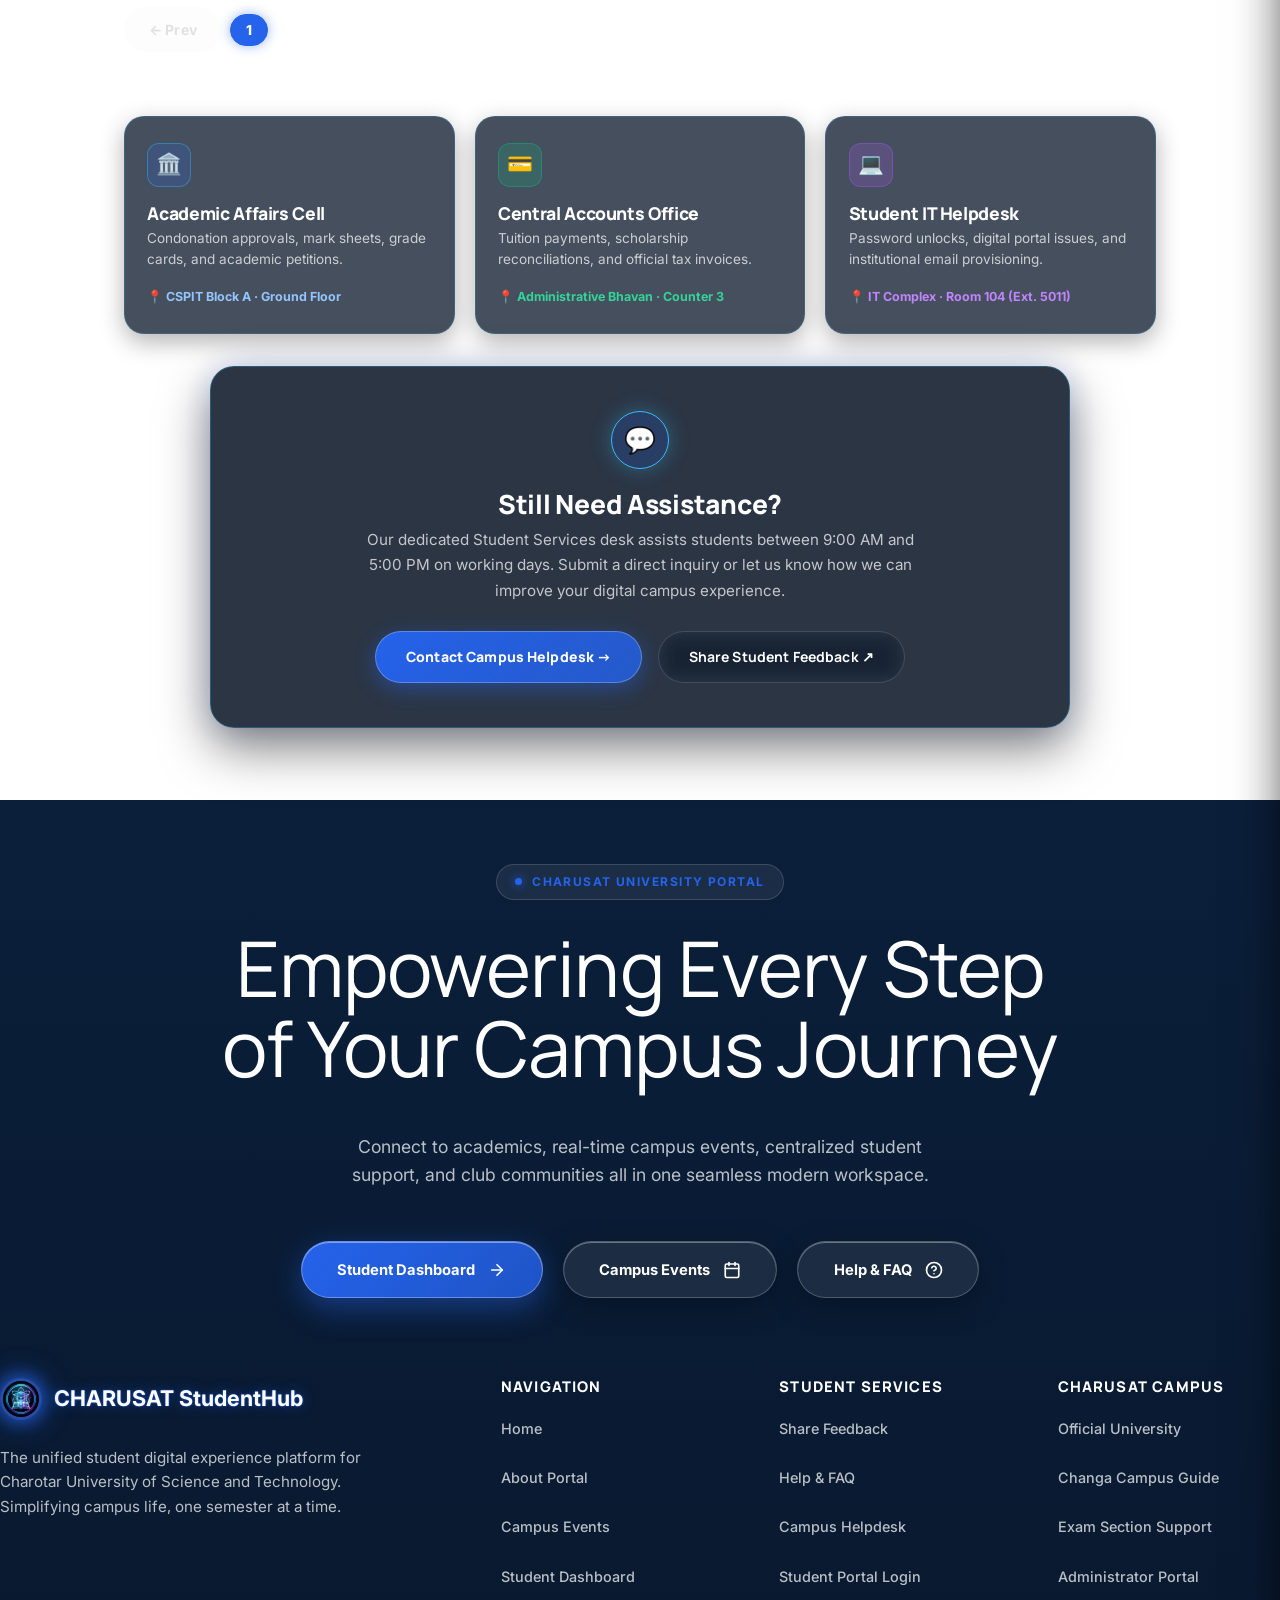
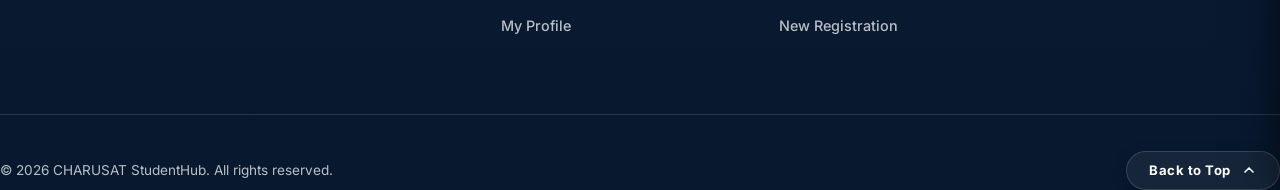
<file: pages/faq.html>
<!DOCTYPE html>
<html lang="en">
<head>
  <meta charset="UTF-8">
  <meta name="viewport" content="width=device-width, initial-scale=1.0">
  <meta name="description" content="Answers to the questions students ask most about StudentHub accounts, attendance, assignments, events and fee payments.">
  <title>Frequently Asked Questions — StudentHub</title>
  <link rel="icon" type="image/png" sizes="32x32" href="../images/studenthublogo.png">
  <link rel="icon" type="image/png" sizes="16x16" href="../images/studenthublogo.png">
  <link rel="shortcut icon" href="../favicon.ico">
  <link rel="apple-touch-icon" href="../images/studenthublogo.png">
  <link rel="preconnect" href="https://fonts.googleapis.com">
  <link rel="preconnect" href="https://fonts.gstatic.com" crossorigin>
    <link href="https://fonts.googleapis.com/css2?family=Inter:wght@400;500;600&family=Manrope:wght@400;500;700&family=Plus+Jakarta+Sans:wght@600;700;800;900&family=Outfit:wght@600;700;800;900&display=swap" rel="stylesheet">
  <link href="https://fonts.googleapis.com/css2?family=Newsreader:ital,opsz,wght@0,6..72,400;0,6..72,600;0,6..72,700;1,6..72,400&family=Public+Sans:wght@400;500;600;700&display=swap" rel="stylesheet">
  <!-- This page lives in /pages/, so ../ climbs out to the repo root.
       Whichever file really exists wins; the rest 404 harmlessly. -->
    <link rel="stylesheet" href="../css/style.css">
  <link rel="stylesheet" href="../css/premium.css">
  <script src="../js/theme.js" defer></script>
  <script src="../js/animations.js" defer></script>
</head>
<body>
  <a class="skip-link" href="#main">Skip to content</a>

  <!-- ================= FLOATING GLASS NAVBAR ================= -->
  <header class="header">
    <a class="logo" href="../index.html" aria-label="CHARUSAT StudentHub Home">
      <img class="logo-mark" src="../images/studenthublogo.png" alt="CHARUSAT StudentHub Logo">
      <span>CHARUSAT StudentHub</span>
    </a>

    <nav class="nav" aria-label="Main Navigation">
      <a href="../index.html" class="nav-item">Home</a>
      <a href="about.html" class="nav-item">About</a>
      <a href="events.html" class="nav-item">Events</a>
      <a href="dashboard.html" class="nav-item">Dashboard</a>
      <a href="profile.html" class="nav-item">Profile</a>
      <a href="faq.html" class="nav-item active" aria-current="page">FAQ</a>
      <a href="feedback.html" class="nav-item">Feedback</a>
      <a href="contact.html" class="nav-item">Contact</a>
      <a href="login.html" class="nav-item">Login</a>
      <a href="register.html" class="nav-item">Register</a>
    </nav>

    <!-- 3D Toggle Switch (Green <-> Blue) & CTA -->
    <div style="display: flex; align-items: center; gap: 0.9rem;">
      <div class="theme-3d-toggle-wrap" style="margin: 0;">
        <button type="button" class="theme-3d-gem-btn" data-theme-cycle-btn="true" aria-label="Cycle 3D Atmosphere: Current is BLUE" title="Click to Cycle 3D Theme Atmosphere">
          <span class="gem-3d-orb gem-3d-orb--blue"></span>
          <span class="gem-3d-label">BLUE</span>
          <span class="gem-3d-icon" aria-hidden="true">
            <svg width="10" height="10" viewBox="0 0 24 24" fill="none" stroke="currentColor" stroke-width="2.6" stroke-linecap="round" stroke-linejoin="round">
              <path d="M21.5 2v6h-6M2.5 22v-6h6M2 11.5a10 10 0 0 1 18.8-4.3M22 12.5a10 10 0 0 1-18.8 4.2"/>
            </svg>
          </span>
        </button>
      </div>
      <a class="contact-btn" href="contact.html">Contact Us</a>
    </div>
  </header>

  <main id="main">

    <!-- ================= BANNER ================= -->
    <section class="banner banner--plain">
      <div class="banner__bg" aria-hidden="true"></div>
      <div class="shell">
        <div class="banner__inner" style="max-width: 780px; margin: 0 auto; text-align: center; display: flex; flex-direction: column; align-items: center;">
          <nav aria-label="Breadcrumb">
            <ul class="crumbs" style="justify-content: center; margin-bottom: 1rem;">
              <li><a href="../index.html">Home</a></li>
              <li>FAQ</li>
            </ul>
          </nav>
          <span class="eyebrow" style="margin-bottom: 0.5rem; justify-content: center;">Help Centre</span>
          <h1 style="font-family: 'Manrope', sans-serif; font-weight: 800; margin-bottom: 0.75rem; text-align: center;">Frequently Asked Questions</h1>
          <p style="color: var(--muted-color); font-size: 1.05rem; max-width: 640px; margin: 0 auto; text-align: center;">
            Official university answers maintained by Student Services, the Examination Cell, and the Accounts Office.
          </p>
        </div>
      </div>
    </section>

    <!-- ================= FAQ LIST ================= -->
    <section class="section" style="padding-top: 1.5rem;">
      <div class="shell" style="max-width: 1080px;">

        <div class="faq-hero-head" data-reveal style="max-width: 820px; margin: 0 auto 2.5rem; text-align: center; display: flex; flex-direction: column; align-items: center; justify-content: center;">
          <div style="display: flex; justify-content: center; margin-bottom: 0.85rem;">
            <span class="badge" style="background: rgba(37, 99, 235, 0.2); border: 1px solid rgba(56, 189, 248, 0.4); color: #38bdf8; font-family: 'Manrope', sans-serif; font-size: 0.82rem; font-weight: 800; letter-spacing: 0.1em; text-transform: uppercase; padding: 0.45rem 1.25rem; border-radius: 100px; box-shadow: 0 0 16px rgba(37, 99, 235, 0.25); display: inline-flex; align-items: center; gap: 0.5rem;">
              <span style="font-size: 1rem;">💡</span> 12 Curated Solutions
            </span>
          </div>
          <h2 style="font-family: 'Manrope', sans-serif; font-size: clamp(2.2rem, 4vw, 2.85rem); font-weight: 800; color: #ffffff; margin: 0 0 0.85rem; line-height: 1.2; text-align: center; text-shadow: 0 4px 20px rgba(0, 0, 0, 0.4);">
            Questions Students Ask Most
          </h2>
          <p style="color: var(--muted-color); max-width: 680px; margin: 0 auto; font-size: 1.02rem; line-height: 1.65; text-align: center;">
            Instant guidance on accounts, biometric attendance regulations, assignment evaluations, semester mark sheets, and online fee settlements.
          </p>
        </div>

        <!-- Topic Category Pills Bar -->
        <div class="faq-filter-bar" style="justify-content: center;" data-reveal data-reveal-delay="1">
          <button type="button" class="faq-filter-chip is-active" data-faq-cat="all">✨ All Topics (12)</button>
          <button type="button" class="faq-filter-chip" data-faq-cat="account">🔐 Account &amp; Access (2)</button>
          <button type="button" class="faq-filter-chip" data-faq-cat="attendance">⏱️ Attendance &amp; Leaves (3)</button>
          <button type="button" class="faq-filter-chip" data-faq-cat="academics">📊 Assignments &amp; Results (3)</button>
          <button type="button" class="faq-filter-chip" data-faq-cat="events">🎪 Campus Events (2)</button>
          <button type="button" class="faq-filter-chip" data-faq-cat="fees">💳 Fees &amp; Transactions (2)</button>
        </div>

        <!-- Interactive Cyber Search Box -->
        <div class="field mb-6" role="search" data-reveal data-reveal-delay="2" style="max-width: 820px; margin-left: auto; margin-right: auto;">
          <label for="faq-search" style="color: #ffffff; font-weight: 700; font-size: 0.88rem; margin-bottom: 0.5rem; display: block;">Search knowledge base</label>
          <div class="control" style="position: relative;">
            <svg width="20" height="20" viewBox="0 0 24 24" fill="none" stroke="currentColor" stroke-width="2.2" stroke-linecap="round" stroke-linejoin="round" aria-hidden="true" style="position: absolute; left: 16px; color: #38bdf8; pointer-events: none;">
              <circle cx="11" cy="11" r="7"/><path d="m20 20-3.6-3.6"/>
            </svg>
            <input class="input" type="search" id="faq-search" name="faq-search" autocomplete="off" placeholder="Search by topic: attendance 75%, receipt, marks, hall ticket, late submission...">
          </div>
          
          <!-- Fast Keyword Tag Suggestions -->
          <div class="faq-quick-tags" style="justify-content: flex-start; margin-top: 0.75rem;">
            <span style="font-size: 0.75rem; color: var(--muted-color); font-weight: 700; margin-right: 0.25rem;">Popular:</span>
            <button type="button" class="faq-tag-chip" data-tag="75%">Attendance 75%</button>
            <button type="button" class="faq-tag-chip" data-tag="reset">Reset Password</button>
            <button type="button" class="faq-tag-chip" data-tag="fee receipt">Fee Receipt</button>
            <button type="button" class="faq-tag-chip" data-tag="results">Semester Results</button>
            <button type="button" class="faq-tag-chip" data-tag="deadline">Late Submission</button>
            <button type="button" class="faq-tag-chip" data-tag="cancel">Event Cancellation</button>
          </div>
        </div>

        <!-- Accordion FAQ Cards Grid -->
        <div class="acc" data-single data-reveal data-reveal-delay="3" style="max-width: 860px; margin-left: auto; margin-right: auto;">

          <!-- Question 1: Account -->
          <div class="acc__item" data-category="account">
            <h3 class="mb-0">
              <button class="acc__btn" type="button" aria-expanded="false" aria-controls="faq-1">
                <span style="display: flex; align-items: center; gap: 0.75rem; flex-wrap: wrap;">
                  <span class="badge" style="background: rgba(37, 99, 235, 0.2); border: 1px solid rgba(56, 189, 248, 0.4); color: #93c5fd; font-size: 0.72rem; padding: 0.2rem 0.65rem; border-radius: 100px; text-transform: uppercase; letter-spacing: 0.05em; font-weight: 700;">Account</span>
                  <span>How do I reset my StudentHub password?</span>
                </span>
                <span class="acc__sign"></span>
              </button>
            </h3>
            <div class="acc__panel" id="faq-1">
              <div>
                <p>
                  Use the <strong>Forgot password</strong> link on the <a href="login.html" style="color:#38bdf8; text-decoration:underline;">login page</a> and enter your verified CHARUSAT college email address (<code style="color:#93c5fd;">@charusat.edu.in</code>). The security reset token is active for 30 minutes. If it expires, generate a fresh request. Students who have lost access to their university mailbox can visit the IT Help Desk in Academic Block A with their student identity card for an instant master reset.
                </p>
                <div style="display: flex; justify-content: space-between; align-items: center; margin-top: 1rem; padding-top: 0.75rem; border-top: 1px dashed rgba(255,255,255,0.08); font-size: 0.8rem; color: var(--muted-color); flex-wrap: wrap; gap: 0.5rem;">
                  <span>Helpful resolution?</span>
                  <div style="display: flex; gap: 0.5rem;">
                    <button type="button" class="btn btn--outline btn--sm faq-helpful-btn" style="padding: 0.2rem 0.65rem; font-size: 0.75rem;">👍 Helpful (98%)</button>
                    <button type="button" class="btn btn--outline btn--sm faq-helpful-btn" style="padding: 0.2rem 0.65rem; font-size: 0.75rem;">👎 Not helpful</button>
                  </div>
                </div>
              </div>
            </div>
          </div>

          <!-- Question 2: Account -->
          <div class="acc__item" data-category="account">
            <h3 class="mb-0">
              <button class="acc__btn" type="button" aria-expanded="false" aria-controls="faq-2">
                <span style="display: flex; align-items: center; gap: 0.75rem; flex-wrap: wrap;">
                  <span class="badge" style="background: rgba(37, 99, 235, 0.2); border: 1px solid rgba(56, 189, 248, 0.4); color: #93c5fd; font-size: 0.72rem; padding: 0.2rem 0.65rem; border-radius: 100px; text-transform: uppercase; letter-spacing: 0.05em; font-weight: 700;">Account</span>
                  <span>The portal says my roll number is not registered. What should I do?</span>
                </span>
                <span class="acc__sign"></span>
              </button>
            </h3>
            <div class="acc__panel" id="faq-2">
              <div>
                <p>
                  Accounts are populated from the central university registrar file uploaded following admission round confirmations. Ensure you enter your enrolment number without dashes or spaces (e.g., <code style="color:#93c5fd;">25IT049</code>). If newly admitted or transferred, email <a href="mailto:help@charusat.edu.in" style="color:#38bdf8;">help@charusat.edu.in</a> with your provisional admission slip and department details; your profile will be provisioned within 24 hours.
                </p>
                <div style="display: flex; justify-content: space-between; align-items: center; margin-top: 1rem; padding-top: 0.75rem; border-top: 1px dashed rgba(255,255,255,0.08); font-size: 0.8rem; color: var(--muted-color); flex-wrap: wrap; gap: 0.5rem;">
                  <span>Helpful resolution?</span>
                  <div style="display: flex; gap: 0.5rem;">
                    <button type="button" class="btn btn--outline btn--sm faq-helpful-btn" style="padding: 0.2rem 0.65rem; font-size: 0.75rem;">👍 Helpful (94%)</button>
                    <button type="button" class="btn btn--outline btn--sm faq-helpful-btn" style="padding: 0.2rem 0.65rem; font-size: 0.75rem;">👎 Not helpful</button>
                  </div>
                </div>
              </div>
            </div>
          </div>

          <!-- Question 3: Attendance -->
          <div class="acc__item" data-category="attendance">
            <h3 class="mb-0">
              <button class="acc__btn" type="button" aria-expanded="false" aria-controls="faq-3">
                <span style="display: flex; align-items: center; gap: 0.75rem; flex-wrap: wrap;">
                  <span class="badge" style="background: rgba(16, 185, 129, 0.2); border: 1px solid rgba(16, 185, 129, 0.4); color: #34d399; font-size: 0.72rem; padding: 0.2rem 0.65rem; border-radius: 100px; text-transform: uppercase; letter-spacing: 0.05em; font-weight: 700;">Attendance</span>
                  <span>How often is classroom and lab attendance updated?</span>
                </span>
                <span class="acc__sign"></span>
              </button>
            </h3>
            <div class="acc__panel" id="faq-3">
              <div>
                <p>
                  Faculty upload lecture attendance daily from departmental biometric consoles. Records sync automatically to your <a href="dashboard.html" style="color:#38bdf8; text-decoration:underline;">Student Dashboard</a> every evening at <strong>11:00 PM</strong>. Practical lab sessions require faculty verification and may take up to 24 hours to reconcile. The percentage displayed reflects all sessions up to the preceding working day.
                </p>
                <div style="display: flex; justify-content: space-between; align-items: center; margin-top: 1rem; padding-top: 0.75rem; border-top: 1px dashed rgba(255,255,255,0.08); font-size: 0.8rem; color: var(--muted-color); flex-wrap: wrap; gap: 0.5rem;">
                  <span>Helpful resolution?</span>
                  <div style="display: flex; gap: 0.5rem;">
                    <button type="button" class="btn btn--outline btn--sm faq-helpful-btn" style="padding: 0.2rem 0.65rem; font-size: 0.75rem;">👍 Helpful (97%)</button>
                    <button type="button" class="btn btn--outline btn--sm faq-helpful-btn" style="padding: 0.2rem 0.65rem; font-size: 0.75rem;">👎 Not helpful</button>
                  </div>
                </div>
              </div>
            </div>
          </div>

          <!-- Question 4: Attendance -->
          <div class="acc__item" data-category="attendance">
            <h3 class="mb-0">
              <button class="acc__btn" type="button" aria-expanded="false" aria-controls="faq-4">
                <span style="display: flex; align-items: center; gap: 0.75rem; flex-wrap: wrap;">
                  <span class="badge" style="background: rgba(16, 185, 129, 0.2); border: 1px solid rgba(16, 185, 129, 0.4); color: #34d399; font-size: 0.72rem; padding: 0.2rem 0.65rem; border-radius: 100px; text-transform: uppercase; letter-spacing: 0.05em; font-weight: 700;">Attendance</span>
                  <span>A class I attended is marked absent. How do I get it corrected?</span>
                </span>
                <span class="acc__sign"></span>
              </button>
            </h3>
            <div class="acc__panel" id="faq-4">
              <div>
                <p>
                  Submit an attendance review petition from the <strong>Attendance Ledger</strong> on your dashboard within <strong>7 calendar days</strong> of the lecture date. Older discrepancies require endorsement from your Head of Department. Once your course instructor reviews and signs off on the correction, the recalculated percentage reflects after the next nightly synchronization.
                </p>
                <div style="display: flex; justify-content: space-between; align-items: center; margin-top: 1rem; padding-top: 0.75rem; border-top: 1px dashed rgba(255,255,255,0.08); font-size: 0.8rem; color: var(--muted-color); flex-wrap: wrap; gap: 0.5rem;">
                  <span>Helpful resolution?</span>
                  <div style="display: flex; gap: 0.5rem;">
                    <button type="button" class="btn btn--outline btn--sm faq-helpful-btn" style="padding: 0.2rem 0.65rem; font-size: 0.75rem;">👍 Helpful (91%)</button>
                    <button type="button" class="btn btn--outline btn--sm faq-helpful-btn" style="padding: 0.2rem 0.65rem; font-size: 0.75rem;">👎 Not helpful</button>
                  </div>
                </div>
              </div>
            </div>
          </div>

          <!-- Question 5: Attendance -->
          <div class="acc__item" data-category="attendance">
            <h3 class="mb-0">
              <button class="acc__btn" type="button" aria-expanded="false" aria-controls="faq-5">
                <span style="display: flex; align-items: center; gap: 0.75rem; flex-wrap: wrap;">
                  <span class="badge" style="background: rgba(16, 185, 129, 0.2); border: 1px solid rgba(16, 185, 129, 0.4); color: #34d399; font-size: 0.72rem; padding: 0.2rem 0.65rem; border-radius: 100px; text-transform: uppercase; letter-spacing: 0.05em; font-weight: 700;">Attendance</span>
                  <span>What happens if my attendance drops below 75%?</span>
                </span>
                <span class="acc__sign"></span>
              </button>
            </h3>
            <div class="acc__panel" id="faq-5">
              <div>
                <p>
                  In accordance with CHARUSAT academic regulations, a minimum of <strong>75% overall attendance</strong> is mandatory to sit for end-semester university examinations. Subjects between 75% and 80% generate caution flags, and those falling below 75% trigger an automated mentor notice. Approved medical leave or institutional on-duty approvals must be filed with the Examination Cell before the semester teaching completion date.
                </p>
                <div style="display: flex; justify-content: space-between; align-items: center; margin-top: 1rem; padding-top: 0.75rem; border-top: 1px dashed rgba(255,255,255,0.08); font-size: 0.8rem; color: var(--muted-color); flex-wrap: wrap; gap: 0.5rem;">
                  <span>Helpful resolution?</span>
                  <div style="display: flex; gap: 0.5rem;">
                    <button type="button" class="btn btn--outline btn--sm faq-helpful-btn" style="padding: 0.2rem 0.65rem; font-size: 0.75rem;">👍 Helpful (99%)</button>
                    <button type="button" class="btn btn--outline btn--sm faq-helpful-btn" style="padding: 0.2rem 0.65rem; font-size: 0.75rem;">👎 Not helpful</button>
                  </div>
                </div>
              </div>
            </div>
          </div>

          <!-- Question 6: Academics -->
          <div class="acc__item" data-category="academics">
            <h3 class="mb-0">
              <button class="acc__btn" type="button" aria-expanded="false" aria-controls="faq-6">
                <span style="display: flex; align-items: center; gap: 0.75rem; flex-wrap: wrap;">
                  <span class="badge" style="background: rgba(245, 158, 11, 0.2); border: 1px solid rgba(245, 158, 11, 0.4); color: #fbbf24; font-size: 0.72rem; padding: 0.2rem 0.65rem; border-radius: 100px; text-transform: uppercase; letter-spacing: 0.05em; font-weight: 700;">Academics</span>
                  <span>What file types and sizes can I upload for coursework submissions?</span>
                </span>
                <span class="acc__sign"></span>
              </button>
            </h3>
            <div class="acc__panel" id="faq-6">
              <div>
                <p>
                  The interactive assignment turn-in portal accepts <strong>PDF, DOCX, ZIP, C/CPP, PY, and IPYNB</strong> files up to <strong>25 MB</strong> per attempt. Scanned handwritten solutions should be compiled into a single clean PDF document with your Roll Number and Subject Code marked in the header. Larger dataset projects should be linked via your institutional Google Drive.
                </p>
                <div style="display: flex; justify-content: space-between; align-items: center; margin-top: 1rem; padding-top: 0.75rem; border-top: 1px dashed rgba(255,255,255,0.08); font-size: 0.8rem; color: var(--muted-color); flex-wrap: wrap; gap: 0.5rem;">
                  <span>Helpful resolution?</span>
                  <div style="display: flex; gap: 0.5rem;">
                    <button type="button" class="btn btn--outline btn--sm faq-helpful-btn" style="padding: 0.2rem 0.65rem; font-size: 0.75rem;">👍 Helpful (95%)</button>
                    <button type="button" class="btn btn--outline btn--sm faq-helpful-btn" style="padding: 0.2rem 0.65rem; font-size: 0.75rem;">👎 Not helpful</button>
                  </div>
                </div>
              </div>
            </div>
          </div>

          <!-- Question 7: Academics -->
          <div class="acc__item" data-category="academics">
            <h3 class="mb-0">
              <button class="acc__btn" type="button" aria-expanded="false" aria-controls="faq-7">
                <span style="display: flex; align-items: center; gap: 0.75rem; flex-wrap: wrap;">
                  <span class="badge" style="background: rgba(245, 158, 11, 0.2); border: 1px solid rgba(245, 158, 11, 0.4); color: #fbbf24; font-size: 0.72rem; padding: 0.2rem 0.65rem; border-radius: 100px; text-transform: uppercase; letter-spacing: 0.05em; font-weight: 700;">Academics</span>
                  <span>Can I turn in an assignment after the deadline has expired?</span>
                </span>
                <span class="acc__sign"></span>
              </button>
            </h3>
            <div class="acc__panel" id="faq-7">
              <div>
                <p>
                  Submission gateways lock automatically at 11:59 PM on the deadline day. Late turn-ins can only be accepted if your course instructor re-opens an individual extension window. Course policies apply a standard 10% late deduction per day past the deadline. Class-wide extensions granted by the department are reflected automatically on the assignment dashboard.
                </p>
                <div style="display: flex; justify-content: space-between; align-items: center; margin-top: 1rem; padding-top: 0.75rem; border-top: 1px dashed rgba(255,255,255,0.08); font-size: 0.8rem; color: var(--muted-color); flex-wrap: wrap; gap: 0.5rem;">
                  <span>Helpful resolution?</span>
                  <div style="display: flex; gap: 0.5rem;">
                    <button type="button" class="btn btn--outline btn--sm faq-helpful-btn" style="padding: 0.2rem 0.65rem; font-size: 0.75rem;">👍 Helpful (93%)</button>
                    <button type="button" class="btn btn--outline btn--sm faq-helpful-btn" style="padding: 0.2rem 0.65rem; font-size: 0.75rem;">👎 Not helpful</button>
                  </div>
                </div>
              </div>
            </div>
          </div>

          <!-- Question 8: Academics -->
          <div class="acc__item" data-category="academics">
            <h3 class="mb-0">
              <button class="acc__btn" type="button" aria-expanded="false" aria-controls="faq-8">
                <span style="display: flex; align-items: center; gap: 0.75rem; flex-wrap: wrap;">
                  <span class="badge" style="background: rgba(245, 158, 11, 0.2); border: 1px solid rgba(245, 158, 11, 0.4); color: #fbbf24; font-size: 0.72rem; padding: 0.2rem 0.65rem; border-radius: 100px; text-transform: uppercase; letter-spacing: 0.05em; font-weight: 700;">Academics</span>
                  <span>When do semester results and mark sheets appear on the portal?</span>
                </span>
                <span class="acc__sign"></span>
              </button>
            </h3>
            <div class="acc__panel" id="faq-8">
              <div>
                <p>
                  Official results are published to your StudentHub dashboard within <strong>4 to 6 weeks</strong> following the final theory paper. You can view subject-wise letter grades, CIE scores, SGPA, and cumulative CGPA. A digitally signed provisional mark sheet can be generated directly from the results view for internship or job verification.
                </p>
                <div style="display: flex; justify-content: space-between; align-items: center; margin-top: 1rem; padding-top: 0.75rem; border-top: 1px dashed rgba(255,255,255,0.08); font-size: 0.8rem; color: var(--muted-color); flex-wrap: wrap; gap: 0.5rem;">
                  <span>Helpful resolution?</span>
                  <div style="display: flex; gap: 0.5rem;">
                    <button type="button" class="btn btn--outline btn--sm faq-helpful-btn" style="padding: 0.2rem 0.65rem; font-size: 0.75rem;">👍 Helpful (96%)</button>
                    <button type="button" class="btn btn--outline btn--sm faq-helpful-btn" style="padding: 0.2rem 0.65rem; font-size: 0.75rem;">👎 Not helpful</button>
                  </div>
                </div>
              </div>
            </div>
          </div>

          <!-- Question 9: Events -->
          <div class="acc__item" data-category="events">
            <h3 class="mb-0">
              <button class="acc__btn" type="button" aria-expanded="false" aria-controls="faq-9">
                <span style="display: flex; align-items: center; gap: 0.75rem; flex-wrap: wrap;">
                  <span class="badge" style="background: rgba(168, 85, 247, 0.2); border: 1px solid rgba(168, 85, 247, 0.4); color: #c084fc; font-size: 0.72rem; padding: 0.2rem 0.65rem; border-radius: 100px; text-transform: uppercase; letter-spacing: 0.05em; font-weight: 700;">Events</span>
                  <span>How do I reserve a pass for campus technical hackathons and symposiums?</span>
                </span>
                <span class="acc__sign"></span>
              </button>
            </h3>
            <div class="acc__panel" id="faq-9">
              <div>
                <p>
                  Navigate to the <a href="events.html" style="color:#38bdf8; text-decoration:underline;">Campus Events Hub</a>, select your session (e.g., Spoural, Cognizance, or Developer Conclaves), and click <strong>Reserve Seat</strong>. Your electronic entry QR badge is generated immediately and stored in your portal. Passes close 24 hours prior to event commencement or upon reaching auditorium capacity.
                </p>
                <div style="display: flex; justify-content: space-between; align-items: center; margin-top: 1rem; padding-top: 0.75rem; border-top: 1px dashed rgba(255,255,255,0.08); font-size: 0.8rem; color: var(--muted-color); flex-wrap: wrap; gap: 0.5rem;">
                  <span>Helpful resolution?</span>
                  <div style="display: flex; gap: 0.5rem;">
                    <button type="button" class="btn btn--outline btn--sm faq-helpful-btn" style="padding: 0.2rem 0.65rem; font-size: 0.75rem;">👍 Helpful (97%)</button>
                    <button type="button" class="btn btn--outline btn--sm faq-helpful-btn" style="padding: 0.2rem 0.65rem; font-size: 0.75rem;">👎 Not helpful</button>
                  </div>
                </div>
              </div>
            </div>
          </div>

          <!-- Question 10: Events -->
          <div class="acc__item" data-category="events">
            <h3 class="mb-0">
              <button class="acc__btn" type="button" aria-expanded="false" aria-controls="faq-10">
                <span style="display: flex; align-items: center; gap: 0.75rem; flex-wrap: wrap;">
                  <span class="badge" style="background: rgba(168, 85, 247, 0.2); border: 1px solid rgba(168, 85, 247, 0.4); color: #c084fc; font-size: 0.72rem; padding: 0.2rem 0.65rem; border-radius: 100px; text-transform: uppercase; letter-spacing: 0.05em; font-weight: 700;">Events</span>
                  <span>Can I cancel an event booking if my schedule changes?</span>
                </span>
                <span class="acc__sign"></span>
              </button>
            </h3>
            <div class="acc__panel" id="faq-10">
              <div>
                <p>
                  Yes. You can cancel reservations from your Events dashboard up to <strong>6 hours before</strong> the start time. This releases your seat to students on the waitlist. Students who miss two registered events without prior cancellation will lose priority registration for the subsequent term.
                </p>
                <div style="display: flex; justify-content: space-between; align-items: center; margin-top: 1rem; padding-top: 0.75rem; border-top: 1px dashed rgba(255,255,255,0.08); font-size: 0.8rem; color: var(--muted-color); flex-wrap: wrap; gap: 0.5rem;">
                  <span>Helpful resolution?</span>
                  <div style="display: flex; gap: 0.5rem;">
                    <button type="button" class="btn btn--outline btn--sm faq-helpful-btn" style="padding: 0.2rem 0.65rem; font-size: 0.75rem;">👍 Helpful (90%)</button>
                    <button type="button" class="btn btn--outline btn--sm faq-helpful-btn" style="padding: 0.2rem 0.65rem; font-size: 0.75rem;">👎 Not helpful</button>
                  </div>
                </div>
              </div>
            </div>
          </div>

          <!-- Question 11: Fees -->
          <div class="acc__item" data-category="fees">
            <h3 class="mb-0">
              <button class="acc__btn" type="button" aria-expanded="false" aria-controls="faq-11">
                <span style="display: flex; align-items: center; gap: 0.75rem; flex-wrap: wrap;">
                  <span class="badge" style="background: rgba(14, 165, 233, 0.2); border: 1px solid rgba(14, 165, 233, 0.4); color: #7dd3fc; font-size: 0.72rem; padding: 0.2rem 0.65rem; border-radius: 100px; text-transform: uppercase; letter-spacing: 0.05em; font-weight: 700;">Finance</span>
                  <span>What payment methods are supported for semester tuition fees?</span>
                </span>
                <span class="acc__sign"></span>
              </button>
            </h3>
            <div class="acc__panel" id="faq-11">
              <div>
                <p>
                  CHARUSAT supports <strong>UPI (Google Pay, PhonePe, Paytm), Net Banking, Debit Cards, and RTGS/NEFT</strong> with zero surcharge. Credit card payments incur standard 1.4% gateway fees displayed prior to authorization. Official fee receipts with university tax ID and transaction reference numbers are available for instant download in PDF format.
                </p>
                <div style="display: flex; justify-content: space-between; align-items: center; margin-top: 1rem; padding-top: 0.75rem; border-top: 1px dashed rgba(255,255,255,0.08); font-size: 0.8rem; color: var(--muted-color); flex-wrap: wrap; gap: 0.5rem;">
                  <span>Helpful resolution?</span>
                  <div style="display: flex; gap: 0.5rem;">
                    <button type="button" class="btn btn--outline btn--sm faq-helpful-btn" style="padding: 0.2rem 0.65rem; font-size: 0.75rem;">👍 Helpful (98%)</button>
                    <button type="button" class="btn btn--outline btn--sm faq-helpful-btn" style="padding: 0.2rem 0.65rem; font-size: 0.75rem;">👎 Not helpful</button>
                  </div>
                </div>
              </div>
            </div>
          </div>

          <!-- Question 12: Fees -->
          <div class="acc__item" data-category="fees">
            <h3 class="mb-0">
              <button class="acc__btn" type="button" aria-expanded="false" aria-controls="faq-12">
                <span style="display: flex; align-items: center; gap: 0.75rem; flex-wrap: wrap;">
                  <span class="badge" style="background: rgba(14, 165, 233, 0.2); border: 1px solid rgba(14, 165, 233, 0.4); color: #7dd3fc; font-size: 0.72rem; padding: 0.2rem 0.65rem; border-radius: 100px; text-transform: uppercase; letter-spacing: 0.05em; font-weight: 700;">Finance</span>
                  <span>My bank account was debited, but the portal still lists payment as pending.</span>
                </span>
                <span class="acc__sign"></span>
              </button>
            </h3>
            <div class="acc__panel" id="faq-12">
              <div>
                <p>
                  Bank clearing webhooks may occasionally experience temporary reconciliation delays. Payments typically update to <strong>Paid</strong> within <strong>2 to 4 hours</strong>. If your status has not reconciled after 24 hours, forward your bank transaction reference (UTR) to <a href="mailto:accounts@charusat.edu.in" style="color:#38bdf8;">accounts@charusat.edu.in</a>. Do not make a duplicate payment while reconciliation is in progress.
                </p>
                <div style="display: flex; justify-content: space-between; align-items: center; margin-top: 1rem; padding-top: 0.75rem; border-top: 1px dashed rgba(255,255,255,0.08); font-size: 0.8rem; color: var(--muted-color); flex-wrap: wrap; gap: 0.5rem;">
                  <span>Helpful resolution?</span>
                  <div style="display: flex; gap: 0.5rem;">
                    <button type="button" class="btn btn--outline btn--sm faq-helpful-btn" style="padding: 0.2rem 0.65rem; font-size: 0.75rem;">👍 Helpful (95%)</button>
                    <button type="button" class="btn btn--outline btn--sm faq-helpful-btn" style="padding: 0.2rem 0.65rem; font-size: 0.75rem;">👎 Not helpful</button>
                  </div>
                </div>
              </div>
            </div>
          </div>

        </div>

        <!-- No Match Found State -->
        <div class="text-center mt-6" id="faq-empty" style="display: none; padding: 3rem 1.5rem; background: rgba(255,255,255,0.03); border: 1px dashed var(--glass-border); border-radius: 20px; max-width: 680px; margin-left: auto; margin-right: auto;">
          <div style="font-size: 2.5rem; margin-bottom: 0.75rem;">🔍</div>
          <h3 style="color: #ffffff; margin-bottom: 0.4rem;">No matching question found</h3>
          <p style="color: var(--muted-color); font-size: 0.92rem; margin-bottom: 1.25rem;">
            Try a different search keyword like "75%", "marks", "fee" or "password", or reach out to our campus helpdesk directly.
          </p>
          <button type="button" id="faq-clear-btn" class="btn btn--outline btn--sm">Clear search filter</button>
        </div>

        <!-- Support Channels 3-Card Grid -->
        <div class="faq-support-grid" data-reveal>
          <div class="faq-support-card">
            <div style="width: 44px; height: 44px; border-radius: 12px; background: rgba(37, 99, 235, 0.2); border: 1px solid rgba(56, 189, 248, 0.4); display: grid; place-items: center; font-size: 1.3rem; margin-bottom: 1rem;">
              🏛️
            </div>
            <h4 style="color: #ffffff; font-family: 'Manrope', sans-serif; font-size: 1.1rem; margin: 0 0 0.35rem;">Academic Affairs Cell</h4>
            <p style="color: var(--muted-color); font-size: 0.85rem; line-height: 1.55; margin: 0 0 1rem; flex-grow: 1;">
              Condonation approvals, mark sheets, grade cards, and academic petitions.
            </p>
            <div style="font-size: 0.78rem; color: #93c5fd; font-weight: 700;">
              📍 CSPIT Block A · Ground Floor
            </div>
          </div>

          <div class="faq-support-card">
            <div style="width: 44px; height: 44px; border-radius: 12px; background: rgba(16, 185, 129, 0.2); border: 1px solid rgba(16, 185, 129, 0.4); display: grid; place-items: center; font-size: 1.3rem; margin-bottom: 1rem;">
              💳
            </div>
            <h4 style="color: #ffffff; font-family: 'Manrope', sans-serif; font-size: 1.1rem; margin: 0 0 0.35rem;">Central Accounts Office</h4>
            <p style="color: var(--muted-color); font-size: 0.85rem; line-height: 1.55; margin: 0 0 1rem; flex-grow: 1;">
              Tuition payments, scholarship reconciliations, and official tax invoices.
            </p>
            <div style="font-size: 0.78rem; color: #34d399; font-weight: 700;">
              📍 Administrative Bhavan · Counter 3
            </div>
          </div>

          <div class="faq-support-card">
            <div style="width: 44px; height: 44px; border-radius: 12px; background: rgba(168, 85, 247, 0.2); border: 1px solid rgba(168, 85, 247, 0.4); display: grid; place-items: center; font-size: 1.3rem; margin-bottom: 1rem;">
              💻
            </div>
            <h4 style="color: #ffffff; font-family: 'Manrope', sans-serif; font-size: 1.1rem; margin: 0 0 0.35rem;">Student IT Helpdesk</h4>
            <p style="color: var(--muted-color); font-size: 0.85rem; line-height: 1.55; margin: 0 0 1rem; flex-grow: 1;">
              Password unlocks, digital portal issues, and institutional email provisioning.
            </p>
            <div style="font-size: 0.78rem; color: #c084fc; font-weight: 700;">
              📍 IT Complex · Room 104 (Ext. 5011)
            </div>
          </div>
        </div>

        <!-- Still Need Help? Cyber CTA Box (Zero White Background) -->
        <div class="card text-center" data-reveal style="background: rgba(7, 18, 36, 0.85) !important; border: 1px solid rgba(56, 189, 248, 0.28) !important; border-radius: 24px !important; padding: 2.75rem 2rem !important; box-shadow: 0 20px 50px rgba(0,0,0,0.5), 0 0 30px rgba(37,99,235,0.18) !important; max-width: 860px; margin: 0 auto;">
          <div style="width: 58px; height: 58px; border-radius: 50%; background: rgba(37, 99, 235, 0.2); border: 1px solid #38bdf8; display: grid; place-items: center; margin: 0 auto 1.25rem; font-size: 1.6rem; color: #38bdf8; box-shadow: 0 0 20px rgba(56,189,248,0.35);">
            💬
          </div>
          <h3 style="color: #ffffff; font-size: 1.65rem; font-family: 'Manrope', sans-serif; font-weight: 800; margin-bottom: 0.5rem;">Still Need Assistance?</h3>
          <p style="color: var(--muted-color); font-size: 0.95rem; max-width: 580px; margin: 0 auto 1.75rem; line-height: 1.6;">
            Our dedicated Student Services desk assists students between 9:00 AM and 5:00 PM on working days. Submit a direct inquiry or let us know how we can improve your digital campus experience.
          </p>
          <div class="row row--center" style="gap: 1rem;">
            <a class="btn btn--primary" href="contact.html">Contact Campus Helpdesk →</a>
            <a class="btn btn--outline" href="feedback.html">Share Student Feedback ↗</a>
          </div>
        </div>

      </div>
    </section>

    <!-- Interactive FAQ Controller Script -->
    <script>
      document.addEventListener('DOMContentLoaded', function () {
        var catChips = document.querySelectorAll('[data-faq-cat]');
        var faqItems = document.querySelectorAll('.acc__item');
        var searchInput = document.getElementById('faq-search');
        var emptyNotice = document.getElementById('faq-empty');
        var clearBtn = document.getElementById('faq-clear-btn');
        var tagChips = document.querySelectorAll('[data-tag]');
        var helpfulBtns = document.querySelectorAll('.faq-helpful-btn');
        var activeCategory = 'all';

        function filterFaqs() {
          var query = (searchInput ? searchInput.value : '').trim().toLowerCase();
          var visibleCount = 0;

          faqItems.forEach(function (item) {
            var cat = item.getAttribute('data-category') || '';
            var text = item.textContent.toLowerCase();

            var matchesCat = (activeCategory === 'all' || cat === activeCategory);
            var matchesQuery = (!query || text.indexOf(query) !== -1);

            if (matchesCat && matchesQuery) {
              item.style.display = 'block';
              visibleCount++;
            } else {
              item.style.display = 'none';
            }
          });

          if (emptyNotice) {
            emptyNotice.style.display = visibleCount === 0 ? 'block' : 'none';
          }
        }

        // Category pill clicks
        catChips.forEach(function (chip) {
          chip.addEventListener('click', function () {
            catChips.forEach(function (c) { c.classList.remove('is-active'); });
            chip.classList.add('is-active');
            activeCategory = chip.getAttribute('data-faq-cat');
            filterFaqs();
          });
        });

        // Search input
        if (searchInput) {
          searchInput.addEventListener('input', filterFaqs);
        }

        // Quick tags click
        tagChips.forEach(function (tag) {
          tag.addEventListener('click', function () {
            var keyword = tag.getAttribute('data-tag');
            if (searchInput) {
              searchInput.value = keyword;
              filterFaqs();
              searchInput.focus();
            }
          });
        });

        // Clear button
        if (clearBtn) {
          clearBtn.addEventListener('click', function () {
            if (searchInput) searchInput.value = '';
            activeCategory = 'all';
            catChips.forEach(function (c) {
              c.classList.toggle('is-active', c.getAttribute('data-faq-cat') === 'all');
            });
            filterFaqs();
          });
        }

        // Feedback buttons
        helpfulBtns.forEach(function (btn) {
          btn.addEventListener('click', function (e) {
            e.stopPropagation();
            var parent = btn.parentElement;
            parent.innerHTML = '<span style="color:#34d399; font-weight:700;">✓ Feedback recorded. Thank you!</span>';
          });
        });
      });
    </script>

  </main>

  <!-- ================= UNIFIED CYBER FOOTER ================= -->
  <div class="footer-wrap">
    <footer class="footer">
      <!-- Top Call-to-Action Section -->
      <div class="footer-hero-actions">
        <div class="footer-hero-tag">CHARUSAT UNIVERSITY PORTAL</div>
        <h3 class="footer-hero-headline">Empowering Every Step of Your Campus Journey</h3>
        <p class="footer-hero-desc">
          Connect to academics, real-time campus events, centralized student support, 
          and club communities all in one seamless modern workspace.
        </p>
        <div class="footer-pill-btn-group">
          <a href="dashboard.html" class="footer-glass-pill footer-glass-pill--primary">
            <span>Student Dashboard</span>
            <svg width="18" height="18" viewBox="0 0 24 24" fill="none" stroke="currentColor" stroke-width="2.2" stroke-linecap="round" stroke-linejoin="round">
              <line x1="5" y1="12" x2="19" y2="12"></line>
              <polyline points="12 5 19 12 12 19"></polyline>
            </svg>
          </a>
          <a href="events.html" class="footer-glass-pill">
            <span>Campus Events</span>
            <svg width="18" height="18" viewBox="0 0 24 24" fill="none" stroke="currentColor" stroke-width="2.2" stroke-linecap="round" stroke-linejoin="round">
              <rect x="3" y="4" width="18" height="18" rx="2" ry="2"></rect>
              <line x1="16" y1="2" x2="16" y2="6"></line>
              <line x1="8" y1="2" x2="8" y2="6"></line>
              <line x1="3" y1="10" x2="21" y2="10"></line>
            </svg>
          </a>
          <a href="faq.html" class="footer-glass-pill">
            <span>Help &amp; FAQ</span>
            <svg width="18" height="18" viewBox="0 0 24 24" fill="none" stroke="currentColor" stroke-width="2.2" stroke-linecap="round" stroke-linejoin="round">
              <circle cx="12" cy="12" r="10"></circle>
              <path d="M9.09 9a3 3 0 0 1 5.83 1c0 2-3 3-3 3"></path>
              <line x1="12" y1="17" x2="12.01" y2="17"></line>
            </svg>
          </a>
        </div>
      </div>

      <!-- Footer Columns Grid -->
      <div class="footer-grid">
        <div class="footer-brand">
          <a class="logo" href="../index.html">
            <img class="logo-mark" src="../images/studenthublogo.png" alt="CHARUSAT StudentHub Logo">
            <span>CHARUSAT StudentHub</span>
          </a>
          <p>
            The unified student digital experience platform for Charotar University of Science and Technology.
            Simplifying campus life, one semester at a time.
          </p>
        </div>

        <div class="footer-col">
          <h4>Navigation</h4>
          <ul>
            <li><a href="../index.html">Home</a></li>
            <li><a href="about.html">About Portal</a></li>
            <li><a href="events.html">Campus Events</a></li>
            <li><a href="dashboard.html">Student Dashboard</a></li>
            <li><a href="profile.html">My Profile</a></li>
          </ul>
        </div>

        <div class="footer-col">
          <h4>Student Services</h4>
          <ul>
            <li><a href="feedback.html">Share Feedback</a></li>
            <li><a href="faq.html">Help &amp; FAQ</a></li>
            <li><a href="contact.html">Campus Helpdesk</a></li>
            <li><a href="login.html">Student Portal Login</a></li>
            <li><a href="register.html">New Registration</a></li>
          </ul>
        </div>

        <div class="footer-col">
          <h4>CHARUSAT Campus</h4>
          <ul>
            <li><a href="https://www.charusat.ac.in/" target="_blank" rel="noopener">Official University</a></li>
            <li><a href="about.html#campus-map">Changa Campus Guide</a></li>
            <li><a href="contact.html">Exam Section Support</a></li>
            <li><a href="admin.html">Administrator Portal</a></li>
          </ul>
        </div>
      </div>

      <!-- Bottom Copyright Bar -->
      <div class="footer-bottom-bar">
        <div>
          &copy; 2026 CHARUSAT StudentHub. All rights reserved.
        </div>
        <button type="button" class="back-to-top-btn" aria-label="Back to top">
          <span>Back to Top</span>
          <svg width="16" height="16" viewBox="0 0 24 24" fill="none" stroke="currentColor" stroke-width="2.5" stroke-linecap="round" stroke-linejoin="round">
            <polyline points="18 15 12 9 6 15"></polyline>
          </svg>
        </button>
      </div>
    </footer>
  </div>

  <script src="../js/script.js"></script>
  <script src="../js/json-engine.js"></script>
</body>
</html>
</file>
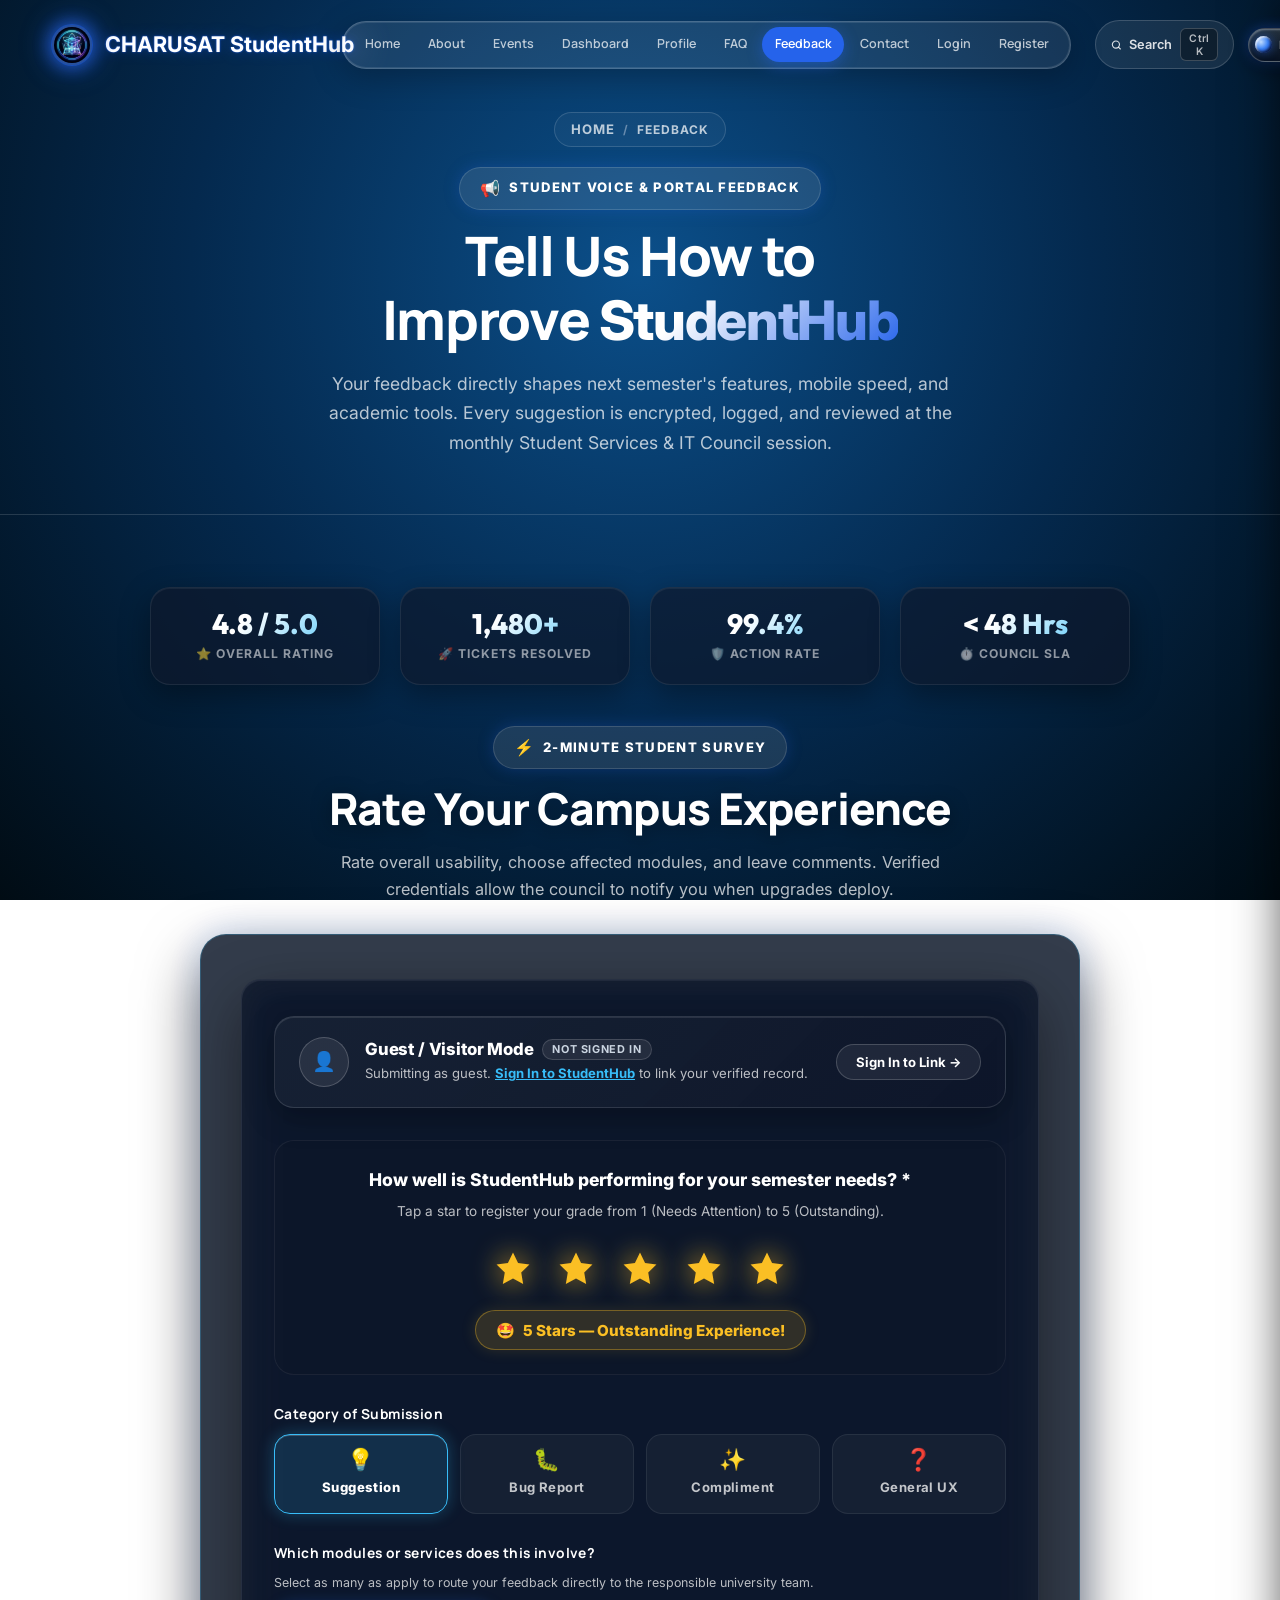
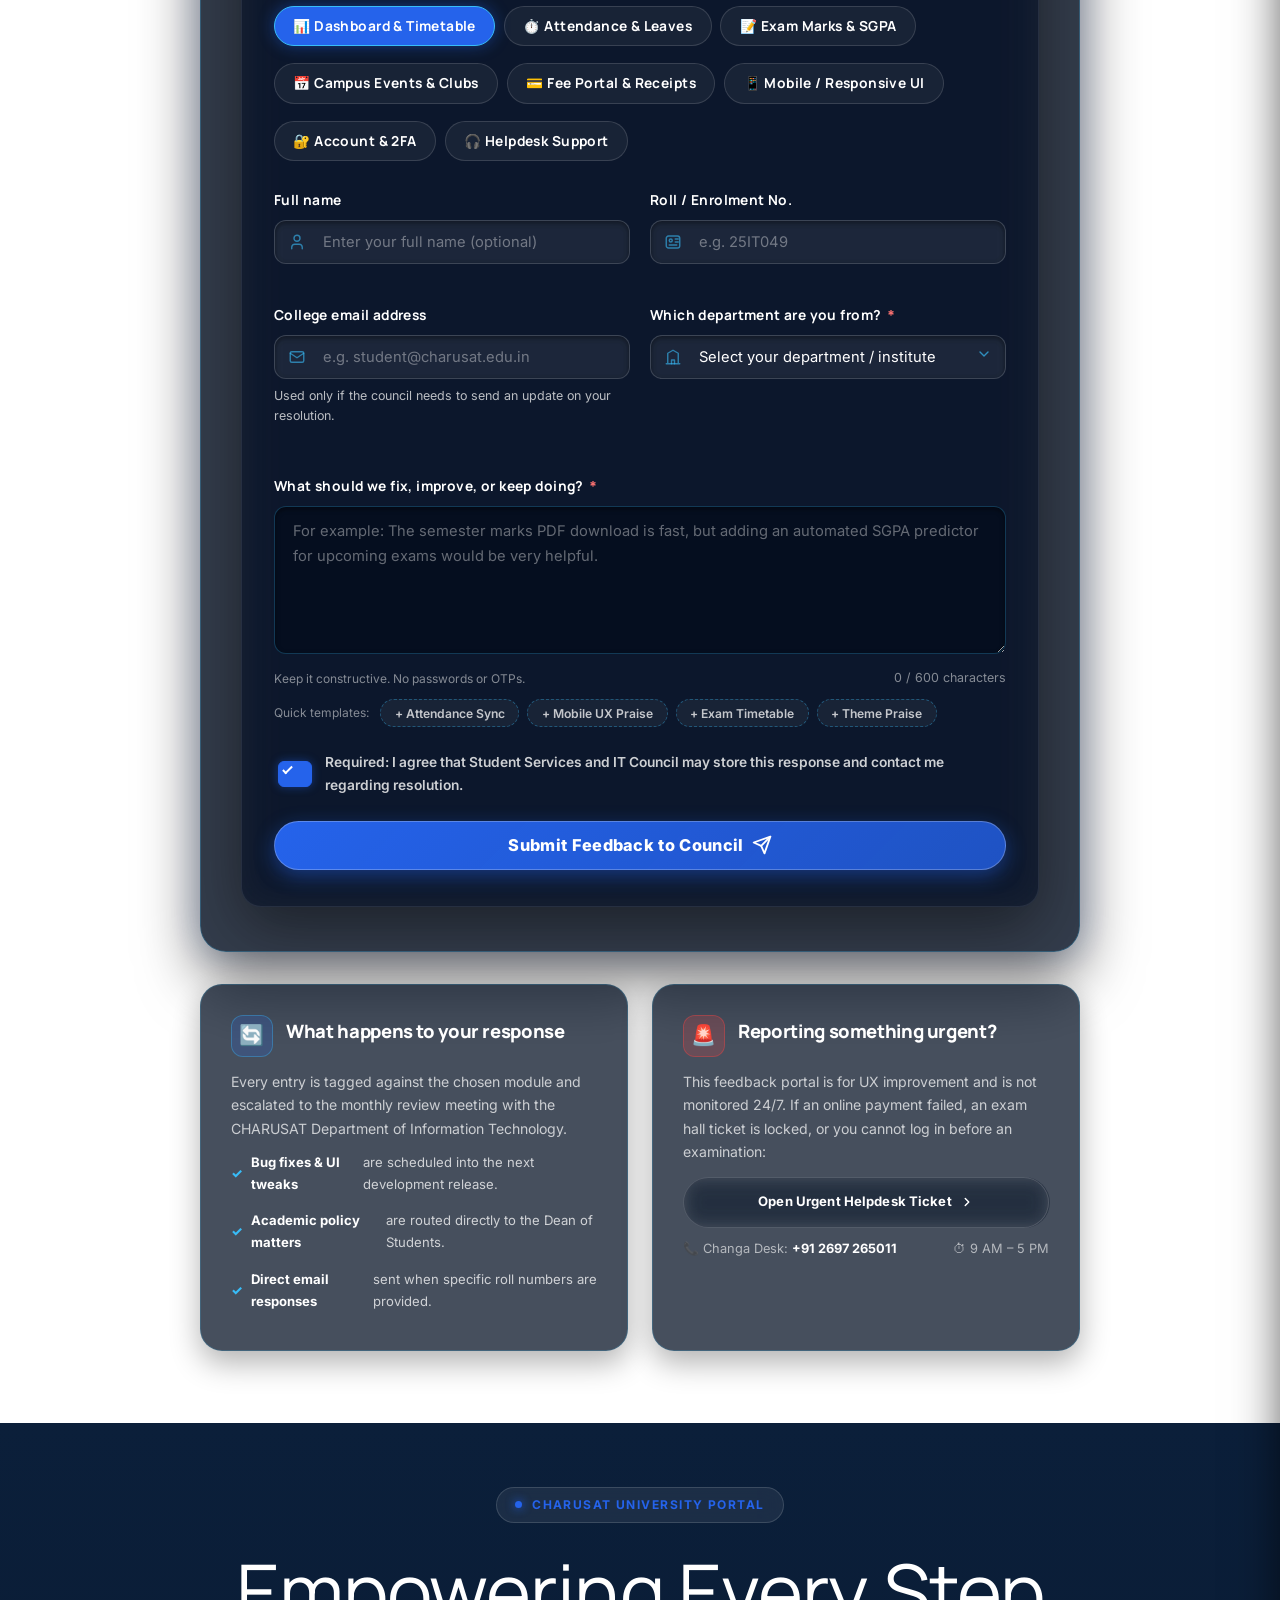
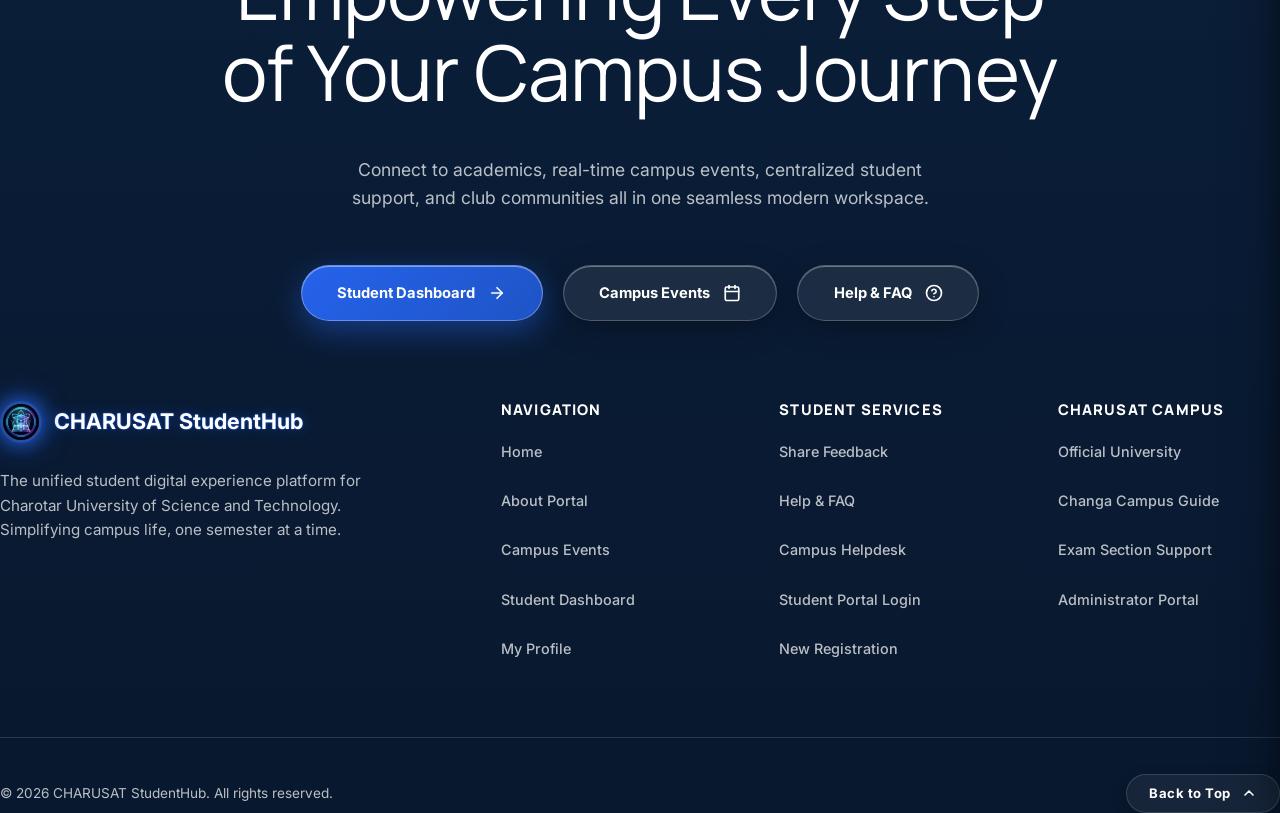
<file: pages/feedback.html>
<!DOCTYPE html>
<html lang="en">
<head>
  <meta charset="UTF-8">
  <meta name="viewport" content="width=device-width, initial-scale=1.0">
  <meta name="description" content="Tell Student Services what works on StudentHub and what does not. Rate the portal, pick a topic and leave a comment.">
  <title>Share Your Feedback — CHARUSAT StudentHub</title>
  <link rel="icon" type="image/png" sizes="32x32" href="../images/studenthublogo.png">
  <link rel="icon" type="image/png" sizes="16x16" href="../images/studenthublogo.png">
  <link rel="shortcut icon" href="../favicon.ico">
  <link rel="apple-touch-icon" href="../images/studenthublogo.png">
  <link rel="preconnect" href="https://fonts.googleapis.com">
  <link rel="preconnect" href="https://fonts.gstatic.com" crossorigin>
  <link href="https://fonts.googleapis.com/css2?family=Inter:wght@400;500;600&family=Manrope:wght@400;500;700;800&family=Plus+Jakarta+Sans:wght@600;700;800;900&family=Outfit:wght@600;700;800;900&display=swap" rel="stylesheet">
  <!-- Stylesheets -->
  <link rel="stylesheet" href="../css/style.css">
  <link rel="stylesheet" href="../css/premium.css">
  <script src="../js/theme.js" defer></script>
  <script src="../js/animations.js" defer></script>
</head>
<body>
  <a class="skip-link" href="#main">Skip to content</a>

  <!-- ================= FLOATING GLASS NAVBAR ================= -->
  <header class="header">
    <a class="logo" href="../index.html" aria-label="CHARUSAT StudentHub Home">
      <img class="logo-mark" src="../images/studenthublogo.png" alt="CHARUSAT StudentHub Logo">
      <span>CHARUSAT StudentHub</span>
    </a>

    <nav class="nav" aria-label="Main Navigation">
      <a href="../index.html" class="nav-item">Home</a>
      <a href="about.html" class="nav-item">About</a>
      <a href="events.html" class="nav-item">Events</a>
      <a href="dashboard.html" class="nav-item">Dashboard</a>
      <a href="profile.html" class="nav-item">Profile</a>
      <a href="faq.html" class="nav-item">FAQ</a>
      <a href="feedback.html" class="nav-item active" aria-current="page">Feedback</a>
      <a href="contact.html" class="nav-item">Contact</a>
      <a href="login.html" class="nav-item">Login</a>
      <a href="register.html" class="nav-item">Register</a>
    </nav>

    <!-- 3D Toggle Switch (Green <-> Blue) & CTA -->
    <div style="display: flex; align-items: center; gap: 0.9rem;">
      <div class="theme-3d-toggle-wrap" style="margin: 0;">
        <button type="button" class="theme-3d-gem-btn" data-theme-cycle-btn="true" aria-label="Cycle 3D Atmosphere: Current is BLUE" title="Click to Cycle 3D Theme Atmosphere">
          <span class="gem-3d-orb gem-3d-orb--blue"></span>
          <span class="gem-3d-label">BLUE</span>
          <span class="gem-3d-icon" aria-hidden="true">
            <svg width="10" height="10" viewBox="0 0 24 24" fill="none" stroke="currentColor" stroke-width="2.6" stroke-linecap="round" stroke-linejoin="round">
              <path d="M21.5 2v6h-6M2.5 22v-6h6M2 11.5a10 10 0 0 1 18.8-4.3M22 12.5a10 10 0 0 1-18.8 4.2"/>
            </svg>
          </span>
        </button>
      </div>
      <a class="contact-btn" href="contact.html">Contact Us</a>
    </div>
  </header>

  <main id="main">

    <!-- ================= BANNER ================= -->
    <section class="banner banner--plain">
      <div class="banner__bg" aria-hidden="true"></div>
      <div class="shell">
        <div class="banner__inner" style="max-width: 840px; margin: 0 auto; text-align: center; display: flex; flex-direction: column; align-items: center;">
          <nav aria-label="Breadcrumb">
            <ul class="crumbs" style="justify-content: center; margin-bottom: 1rem;">
              <li><a href="../index.html">Home</a></li>
              <li>Feedback</li>
            </ul>
          </nav>
          <div style="display: flex; justify-content: center; margin-bottom: 0.85rem;">
            <span class="badge" style="background: rgba(37, 99, 235, 0.2); border: 1px solid rgba(56, 189, 248, 0.4); color: #38bdf8; font-family: 'Plus Jakarta Sans', sans-serif; font-size: 0.82rem; font-weight: 800; letter-spacing: 0.1em; text-transform: uppercase; padding: 0.45rem 1.25rem; border-radius: 100px; box-shadow: 0 0 16px rgba(37, 99, 235, 0.25); display: inline-flex; align-items: center; gap: 0.5rem;">
              <span style="font-size: 1rem;">📢</span> Student Voice &amp; Portal Feedback
            </span>
          </div>
          <h1 style="font-family: 'Plus Jakarta Sans', 'Outfit', sans-serif; font-size: clamp(2.3rem, 4.5vw, 3.4rem); font-weight: 900; color: #ffffff; margin-bottom: 0.85rem; text-align: center; line-height: 1.18; letter-spacing: -0.02em;">
            Tell Us How to Improve <span class="accent-text">StudentHub</span>
          </h1>
          <p style="color: var(--muted-color); font-size: 1.05rem; max-width: 700px; margin: 0 auto; text-align: center; line-height: 1.65;">
            Your feedback directly shapes next semester's features, mobile speed, and academic tools. Every suggestion is encrypted, logged, and reviewed at the monthly Student Services &amp; IT Council session.
          </p>
        </div>
      </div>
    </section>

    <!-- ================= METRICS & MAIN FORM ================= -->
    <section class="section" style="padding-top: 1rem; padding-bottom: 5rem;">
      <div class="shell">

        <!-- Symmetrical 4-Tile Live Metrics Bar -->
        <div class="fb-stats-grid" data-reveal>
          <div class="fb-stat-tile">
            <div class="fb-stat-tile__val">4.8 / 5.0</div>
            <div class="fb-stat-tile__label">⭐ Overall Rating</div>
          </div>
          <div class="fb-stat-tile">
            <div class="fb-stat-tile__val">1,480+</div>
            <div class="fb-stat-tile__label">🚀 Tickets Resolved</div>
          </div>
          <div class="fb-stat-tile">
            <div class="fb-stat-tile__val">99.4%</div>
            <div class="fb-stat-tile__label">🛡️ Action Rate</div>
          </div>
          <div class="fb-stat-tile">
            <div class="fb-stat-tile__val">&lt; 48 Hrs</div>
            <div class="fb-stat-tile__label">⏱️ Council SLA</div>
          </div>
        </div>

        <!-- Section Intro Head -->
        <div class="faq-hero-head" data-reveal style="max-width: 820px; margin: 0 auto 2rem; text-align: center; display: flex; flex-direction: column; align-items: center; justify-content: center;">
          <div style="display: flex; justify-content: center; margin-bottom: 0.85rem;">
            <span class="badge" style="background: rgba(37, 99, 235, 0.2); border: 1px solid rgba(56, 189, 248, 0.4); color: #38bdf8; font-family: 'Plus Jakarta Sans', sans-serif; font-size: 0.82rem; font-weight: 800; letter-spacing: 0.1em; text-transform: uppercase; padding: 0.45rem 1.25rem; border-radius: 100px; box-shadow: 0 0 16px rgba(37, 99, 235, 0.25); display: inline-flex; align-items: center; gap: 0.5rem;">
              <span style="font-size: 1rem;">⚡</span> 2-Minute Student Survey
            </span>
          </div>
          <h2 style="font-family: 'Plus Jakarta Sans', 'Outfit', sans-serif; font-size: clamp(2rem, 3.8vw, 2.75rem); font-weight: 800; color: #ffffff; margin: 0 0 0.85rem; line-height: 1.2; text-align: center; text-shadow: 0 4px 20px rgba(0, 0, 0, 0.4);">
            Rate Your Campus Experience
          </h2>
          <p style="color: var(--muted-color); max-width: 680px; margin: 0 auto; font-size: 1.02rem; line-height: 1.65; text-align: center;">
            Rate overall usability, choose affected modules, and leave comments. Verified credentials allow the council to notify you when upgrades deploy.
          </p>
        </div>

        <!-- Main Cyber Dark Sapphire Glass Card Wrap -->
        <div class="card form-wrap feedback-glass" data-reveal data-reveal-delay="1" style="max-width: 880px; margin: 0 auto;">
          <div class="form-body feedback-glass" style="background: rgba(15, 23, 42, 0.65); border: 1px solid rgba(255, 255, 255, 0.08); border-radius: 1.25rem; padding: 2.25rem 2rem; backdrop-filter: blur(20px) saturate(140%); box-shadow: 0 20px 60px rgba(0,0,0,0.45), inset 0 1px 0 rgba(255,255,255,0.06); color: #f8fafc;">

            <!-- Verified Student Profile Detection Banner (Dynamically Hydrated) -->
            <div class="verified-student-card is-guest" id="fb-student-banner">
              <div class="verified-student-left">
                <div class="verified-student-avatar" id="fb-avatar-badge">👤</div>
                <div class="verified-student-info">
                  <h4>
                    <span id="fb-display-name">Guest / Visitor Mode</span>
                    <span class="guest-pulse-pill" id="fb-verified-pill">Not Signed In</span>
                  </h4>
                  <p class="verified-student-meta" id="fb-student-status-text">
                    Submitting as guest. <a href="login.html" style="color: #38bdf8; font-weight: 700; text-decoration: underline;">Sign In to StudentHub</a> to link your verified record.
                  </p>
                </div>
              </div>
              <button type="button" id="toggle-anon-btn" class="anon-toggle-btn" title="Sign In or Toggle Anonymity">
                <span>Sign In to Link &rarr;</span>
              </button>
            </div>

            <!-- Feedback Submission Form -->
            <form data-success="feedback-success" id="studentFeedbackForm" novalidate>

              <!-- 1. Star Rating with Dynamic Live Reaction Badge -->
              <div class="rating-interactive-wrap">
                <label style="display: block; font-family: 'Plus Jakarta Sans', sans-serif; font-size: 1.1rem; font-weight: 800; color: #ffffff; margin-bottom: 0.35rem;">
                  How well is StudentHub performing for your semester needs? <span class="req">*</span>
                </label>
                <p style="color: var(--muted-color); font-size: 0.85rem; margin: 0 0 1.25rem;">
                  Tap a star to register your grade from 1 (Needs Attention) to 5 (Outstanding).
                </p>

                <!-- Hidden Native Radios for Accessibility and Form Submission -->
                <div class="sr-only">
                  <input type="radio" id="star-1" name="rating" value="1">
                  <input type="radio" id="star-2" name="rating" value="2">
                  <input type="radio" id="star-3" name="rating" value="3">
                  <input type="radio" id="star-4" name="rating" value="4">
                  <input type="radio" id="star-5" name="rating" value="5" checked>
                </div>

                <!-- Custom SVG Radiant Interactive Star Row -->
                <div class="stars-row" id="stars-visual-group" role="radiogroup" aria-label="1 to 5 star rating">
                  <button type="button" class="star-interactive-btn is-active" data-val="1" aria-label="1 star">
                    <svg viewBox="0 0 24 24"><path d="m12 2.6 2.9 5.9 6.5.95-4.7 4.58 1.11 6.47L12 17.45l-5.81 3.05 1.11-6.47-4.7-4.58 6.5-.95L12 2.6Z"/></svg>
                  </button>
                  <button type="button" class="star-interactive-btn is-active" data-val="2" aria-label="2 stars">
                    <svg viewBox="0 0 24 24"><path d="m12 2.6 2.9 5.9 6.5.95-4.7 4.58 1.11 6.47L12 17.45l-5.81 3.05 1.11-6.47-4.7-4.58 6.5-.95L12 2.6Z"/></svg>
                  </button>
                  <button type="button" class="star-interactive-btn is-active" data-val="3" aria-label="3 stars">
                    <svg viewBox="0 0 24 24"><path d="m12 2.6 2.9 5.9 6.5.95-4.7 4.58 1.11 6.47L12 17.45l-5.81 3.05 1.11-6.47-4.7-4.58 6.5-.95L12 2.6Z"/></svg>
                  </button>
                  <button type="button" class="star-interactive-btn is-active" data-val="4" aria-label="4 stars">
                    <svg viewBox="0 0 24 24"><path d="m12 2.6 2.9 5.9 6.5.95-4.7 4.58 1.11 6.47L12 17.45l-5.81 3.05 1.11-6.47-4.7-4.58 6.5-.95L12 2.6Z"/></svg>
                  </button>
                  <button type="button" class="star-interactive-btn is-active" data-val="5" aria-label="5 stars">
                    <svg viewBox="0 0 24 24"><path d="m12 2.6 2.9 5.9 6.5.95-4.7 4.58 1.11 6.47L12 17.45l-5.81 3.05 1.11-6.47-4.7-4.58 6.5-.95L12 2.6Z"/></svg>
                  </button>
                </div>

                <!-- Live Reaction Sentiment Pill -->
                <div>
                  <span class="rating-sentiment-display" id="rating-sentiment-badge">
                    <span>🤩</span>
                    <span id="rating-sentiment-text">5 Stars — Outstanding Experience!</span>
                  </span>
                </div>
              </div>

              <!-- 2. Nature of Feedback (Feedback Type Matrix) -->
              <div class="field" style="margin-bottom: 2rem;">
                <label style="font-family: 'Plus Jakarta Sans', sans-serif; font-size: 0.95rem; font-weight: 700; color: #ffffff; margin-bottom: 0.35rem;">
                  Category of Submission
                </label>
                <div class="fb-category-matrix">
                  <label class="fb-cat-option">
                    <input type="radio" name="feedback_type" value="suggestion" checked>
                    <div class="fb-cat-card">
                      <span class="fb-cat-icon">💡</span>
                      <span class="fb-cat-title">Suggestion</span>
                    </div>
                  </label>
                  <label class="fb-cat-option">
                    <input type="radio" name="feedback_type" value="bug">
                    <div class="fb-cat-card">
                      <span class="fb-cat-icon">🐛</span>
                      <span class="fb-cat-title">Bug Report</span>
                    </div>
                  </label>
                  <label class="fb-cat-option">
                    <input type="radio" name="feedback_type" value="compliment">
                    <div class="fb-cat-card">
                      <span class="fb-cat-icon">✨</span>
                      <span class="fb-cat-title">Compliment</span>
                    </div>
                  </label>
                  <label class="fb-cat-option">
                    <input type="radio" name="feedback_type" value="general">
                    <div class="fb-cat-card">
                      <span class="fb-cat-icon">❓</span>
                      <span class="fb-cat-title">General UX</span>
                    </div>
                  </label>
                </div>
              </div>

              <!-- 3. Target Module Chips -->
              <div class="field" style="margin-bottom: 2rem;">
                <label id="topics-label" style="font-family: 'Plus Jakarta Sans', sans-serif; font-size: 0.95rem; font-weight: 700; color: #ffffff; margin-bottom: 0.35rem;">
                  Which modules or services does this involve?
                </label>
                <p class="hint" style="margin-top: 0; margin-bottom: 0.75rem;">
                  Select as many as apply to route your feedback directly to the responsible university team.
                </p>
                <div class="chips-choice" role="group" aria-labelledby="topics-label">
                  <input type="checkbox" id="topic-dashboard" name="topic" value="dashboard" checked>
                  <label for="topic-dashboard">📊 Dashboard &amp; Timetable</label>

                  <input type="checkbox" id="topic-attendance" name="topic" value="attendance">
                  <label for="topic-attendance">⏱️ Attendance &amp; Leaves</label>

                  <input type="checkbox" id="topic-exams" name="topic" value="exams">
                  <label for="topic-exams">📝 Exam Marks &amp; SGPA</label>

                  <input type="checkbox" id="topic-events" name="topic" value="events">
                  <label for="topic-events">📅 Campus Events &amp; Clubs</label>

                  <input type="checkbox" id="topic-fees" name="topic" value="fees">
                  <label for="topic-fees">💳 Fee Portal &amp; Receipts</label>

                  <input type="checkbox" id="topic-mobile" name="topic" value="mobile">
                  <label for="topic-mobile">📱 Mobile / Responsive UI</label>

                  <input type="checkbox" id="topic-account" name="topic" value="account">
                  <label for="topic-account">🔐 Account &amp; 2FA</label>

                  <input type="checkbox" id="topic-support" name="topic" value="support">
                  <label for="topic-support">🎧 Helpdesk Support</label>
                </div>
              </div>

              <!-- 4. Student Identification 2-Column Responsive Grid -->
              <div class="feedback-inputs-grid" style="margin-bottom: 1.75rem;">
                <!-- Full Name -->
                <div class="field" style="margin-bottom: 0;">
                  <label for="fb-name">Full name</label>
                  <div class="control">
                    <svg width="18" height="18" viewBox="0 0 24 24" fill="none" stroke="currentColor" stroke-width="1.9" stroke-linecap="round" stroke-linejoin="round" aria-hidden="true">
                      <path d="M19 21v-2a4 4 0 0 0-4-4H9a4 4 0 0 0-4 4v2"/><circle cx="12" cy="7" r="4"/>
                    </svg>
                    <input class="input" type="text" id="fb-name" name="name" autocomplete="name" placeholder="Enter your full name (optional)">
                  </div>
                </div>

                <!-- Roll / Enrolment No -->
                <div class="field" style="margin-bottom: 0;">
                  <label for="fb-enrolment">Roll / Enrolment No.</label>
                  <div class="control">
                    <svg width="18" height="18" viewBox="0 0 24 24" fill="none" stroke="currentColor" stroke-width="1.9" stroke-linecap="round" stroke-linejoin="round" aria-hidden="true">
                      <rect x="3" y="4" width="18" height="16" rx="3"/><circle cx="9" cy="10" r="2"/><line x1="15" y1="8" x2="19" y2="8"/><line x1="15" y1="12" x2="19" y2="12"/><line x1="7" y1="16" x2="17" y2="16"/>
                    </svg>
                    <input class="input" type="text" id="fb-enrolment" name="enrolment" placeholder="e.g. 25IT049">
                  </div>
                </div>

                <!-- College Email Address -->
                <div class="field" style="margin-bottom: 0;">
                  <label for="fb-email">College email address</label>
                  <div class="control">
                    <svg width="18" height="18" viewBox="0 0 24 24" fill="none" stroke="currentColor" stroke-width="1.9" stroke-linecap="round" stroke-linejoin="round" aria-hidden="true">
                      <rect x="3" y="5" width="18" height="14" rx="2"/><path d="m3 7 9 6 9-6"/>
                    </svg>
                    <input class="input" type="email" id="fb-email" name="email" autocomplete="email" placeholder="e.g. student@charusat.edu.in">
                  </div>
                  <p class="hint">Used only if the council needs to send an update on your resolution.</p>
                </div>

                <!-- Department / Institute -->
                <div class="field" style="margin-bottom: 0;">
                  <label for="fb-department">Which department are you from? <span class="req">*</span></label>
                  <div class="control">
                    <svg width="18" height="18" viewBox="0 0 24 24" fill="none" stroke="currentColor" stroke-width="1.9" stroke-linecap="round" stroke-linejoin="round" aria-hidden="true">
                      <path d="M3 21h18M5 21V7l7-4 7 4v14"/><path d="M10 21v-5h4v5"/>
                    </svg>
                    <select class="select" id="fb-department" name="department" required autocomplete="organization">
                      <option value="" selected>Select your department / institute</option>
                      <option value="Information Technology">Information Technology (CSPIT / DEPSTAR)</option>
                      <option value="Computer Engineering">Computer Engineering (CSPIT / DEPSTAR)</option>
                      <option value="Computer Science & Engineering">Computer Science &amp; Engineering (DEPSTAR)</option>
                      <option value="Electronics & Communication">Electronics &amp; Communication (CSPIT)</option>
                      <option value="Mechanical Engineering">Mechanical Engineering (CSPIT)</option>
                      <option value="Civil Engineering">Civil Engineering (CSPIT)</option>
                      <option value="Electrical Engineering">Electrical Engineering (CSPIT)</option>
                      <option value="Computer Applications">Computer Applications (CMPICA)</option>
                      <option value="Applied Sciences">Applied Sciences &amp; Humanities (PDPIAS)</option>
                      <option value="Pharmacy">Faculty of Pharmacy (RPCP)</option>
                      <option value="Management">School of Management (I2IM)</option>
                    </select>
                    <span class="control__caret" aria-hidden="true">
                      <svg width="16" height="16" viewBox="0 0 24 24" fill="none" stroke="currentColor" stroke-width="2" stroke-linecap="round" stroke-linejoin="round"><path d="m6 9 6 6 6-6"/></svg>
                    </span>
                  </div>
                </div>
              </div>

              <!-- 5. Detailed Comments with Live Character Counter & Quick Tag Helpers -->
              <div class="field" style="margin-bottom: 1.5rem;">
                <label for="fb-comments" style="font-family: 'Plus Jakarta Sans', sans-serif; font-size: 0.95rem; font-weight: 700; color: #ffffff; margin-bottom: 0.35rem;">
                  What should we fix, improve, or keep doing? <span class="req">*</span>
                </label>
                <textarea class="textarea" id="fb-comments" name="comments" required rows="4" maxlength="600" autocomplete="off" placeholder="For example: The semester marks PDF download is fast, but adding an automated SGPA predictor for upcoming exams would be very helpful."></textarea>
                
                <div class="textarea-footer-row">
                  <span style="font-size: 0.75rem;">Keep it constructive. No passwords or OTPs.</span>
                  <span id="fb-char-counter">0 / 600 characters</span>
                </div>

                <!-- Quick Suggestion Tag Insertion Pills -->
                <div class="feedback-quick-tags" style="margin-top: 0.85rem;">
                  <span style="font-size: 0.75rem; color: rgba(255, 255, 255, 0.5); align-self: center; margin-right: 0.2rem;">Quick templates:</span>
                  <button type="button" class="feedback-tag-pill" data-insert="Biometric attendance sync needs faster refresh after morning lectures.">+ Attendance Sync</button>
                  <button type="button" class="feedback-tag-pill" data-insert="The new mobile dashboard view is smooth, intuitive and easy to navigate.">+ Mobile UX Praise</button>
                  <button type="button" class="feedback-tag-pill" data-insert="Exam timetable PDF download could be placed directly in notifications.">+ Exam Timetable</button>
                  <button type="button" class="feedback-tag-pill" data-insert="The cyber dark theme looks fantastic across all student portals.">+ Theme Praise</button>
                </div>
              </div>

              <!-- 6. Consent Checkbox -->
              <label class="check mt-5" for="fb-consent" style="margin-top: 1.5rem;">
                <input type="checkbox" id="fb-consent" name="consent" value="yes" required checked>
                <span>Required: I agree that Student Services and IT Council may store this response and contact me regarding resolution.</span>
              </label>

              <!-- 7. Submit Button with Animated Icon -->
              <button class="btn btn--primary btn--block mt-5" type="submit" id="fb-submit-btn" style="padding: 1.05rem 2rem; font-size: 1.02rem; font-weight: 800; display: flex; align-items: center; justify-content: center; gap: 0.75rem; letter-spacing: 0.02em; margin-top: 1.5rem; border-radius: 14px;">
                <span id="fb-btn-text">Submit Feedback to Council</span>
                <svg id="fb-btn-icon" width="20" height="20" viewBox="0 0 24 24" fill="none" stroke="currentColor" stroke-width="2.2" stroke-linecap="round" stroke-linejoin="round" aria-hidden="true">
                  <line x1="22" y1="2" x2="11" y2="13"></line>
                  <polygon points="22 2 15 22 11 13 2 9 22 2"></polygon>
                </svg>
              </button>
            </form>
          </div>

          <!-- Digital Receipt Success Screen -->
          <div class="success" id="feedback-success">
            <div class="success__ring">
              <svg width="44" height="44" viewBox="0 0 24 24" fill="none" stroke-width="2.6" stroke-linecap="round" stroke-linejoin="round" aria-hidden="true">
                <path d="m5 12.5 4.6 4.6L19 7.7"/>
              </svg>
            </div>
            <div style="display: inline-block; background: rgba(16, 185, 129, 0.15); border: 1px solid rgba(16, 185, 129, 0.4); color: #34d399; font-size: 0.78rem; font-weight: 800; text-transform: uppercase; letter-spacing: 0.1em; padding: 0.35rem 1.15rem; border-radius: 100px; margin-bottom: 0.85rem;">
              Receipt Confirmed &amp; Encrypted
            </div>
            <h3 style="font-family: 'Plus Jakarta Sans', 'Outfit', sans-serif; font-size: 2rem; font-weight: 800; color: #ffffff; margin-bottom: 0.5rem;">
              Feedback Recorded Successfully
            </h3>
            <p style="color: rgba(255, 255, 255, 0.75); font-size: 0.96rem; max-width: 540px; margin: 0 auto 1.25rem; line-height: 1.65;">
              Thank you for helping us elevate CHARUSAT StudentHub! Your response is safely logged in university records and scheduled for council review.
            </p>

            <!-- Digital Holographic Receipt Card -->
            <div class="digital-receipt-modern">
              <div class="receipt-header-row">
                <div>
                  <span style="font-size: 0.7rem; text-transform: uppercase; letter-spacing: 0.1em; color: rgba(255, 255, 255, 0.5);">Official Tracking Reference</span>
                  <div style="margin-top: 0.25rem;">
                    <span class="receipt-code-pill">
                      <span id="receipt-ref">SH-FB-2026-4891</span>
                      <button type="button" class="receipt-copy-btn" id="receipt-copy-btn" title="Copy tracking reference">
                        <svg width="16" height="16" viewBox="0 0 24 24" fill="none" stroke="currentColor" stroke-width="2" stroke-linecap="round" stroke-linejoin="round">
                          <rect x="9" y="9" width="13" height="13" rx="2" ry="2"></rect>
                          <path d="M5 15H4a2 2 0 0 1-2-2V4a2 2 0 0 1 2-2h9a2 2 0 0 1 2 2v1"></path>
                        </svg>
                      </button>
                    </span>
                  </div>
                </div>
                <div style="text-align: right;">
                  <span style="font-size: 0.7rem; text-transform: uppercase; letter-spacing: 0.08em; color: #34d399; font-weight: 800;">Status</span>
                  <div style="color: #ffffff; font-weight: 700; font-size: 0.88rem; margin-top: 0.2rem;">QUEUED FOR COUNCIL</div>
                </div>
              </div>

              <div class="receipt-item-row">
                <span>Submitted By:</span>
                <strong id="receipt-student">CHARUSAT Student</strong>
              </div>
              <div class="receipt-item-row">
                <span>Department / Institute:</span>
                <strong id="receipt-dept">Information Technology</strong>
              </div>
              <div class="receipt-item-row">
                <span>Rating Recorded:</span>
                <strong style="color: #fbbf24;" id="receipt-stars">★★★★★ (5 Stars — Outstanding)</strong>
              </div>
              <div class="receipt-item-row">
                <span>Submission Timestamp:</span>
                <strong id="receipt-time">14 Oct 2026, 06:30 PM</strong>
              </div>
              <div class="receipt-item-row">
                <span>Scheduled Review:</span>
                <strong style="color: #38bdf8;">Upcoming Monthly Council (1st Monday)</strong>
              </div>
            </div>

            <div style="display: flex; justify-content: center; gap: 1rem; flex-wrap: wrap;">
              <button class="btn btn--outline" id="print-receipt-btn" type="button" style="padding: 0.75rem 1.8rem; border-radius: 100px; font-weight: 700; display: inline-flex; align-items: center; gap: 0.5rem;">
                <svg width="16" height="16" viewBox="0 0 24 24" fill="none" stroke="currentColor" stroke-width="2" stroke-linecap="round" stroke-linejoin="round">
                  <polyline points="6 9 6 2 18 2 18 9"></polyline>
                  <path d="M6 18H4a2 2 0 0 1-2-2v-5a2 2 0 0 1 2-2h16a2 2 0 0 1 2 2v5a2 2 0 0 1-2 2h-2"></path>
                  <rect x="6" y="14" width="12" height="8"></rect>
                </svg>
                <span>Print Receipt</span>
              </button>
              <button class="btn btn--primary" data-reset type="button" style="padding: 0.75rem 2rem; border-radius: 100px; font-weight: 800;">
                Send Another Response
              </button>
            </div>
          </div>
        </div>

        <!-- Symmetrical 2-Column Info & Urgency Cards -->
        <div class="grid grid--2 mt-6" style="max-width: 880px; margin-left: auto; margin-right: auto; gap: 1.5rem; margin-top: 2.75rem;">
          <article class="feedback-info-card full-height" data-reveal data-reveal-delay="2">
            <div style="display: flex; align-items: center; gap: 0.85rem; margin-bottom: 0.85rem;">
              <span style="width: 42px; height: 42px; border-radius: 12px; background: rgba(37, 99, 235, 0.2); border: 1px solid rgba(56, 189, 248, 0.35); display: grid; place-items: center; color: #38bdf8; font-size: 1.25rem;">🔄</span>
              <h3 style="margin: 0; font-family: 'Plus Jakarta Sans', sans-serif; font-size: 1.15rem; font-weight: 800; color: #ffffff;">What happens to your response</h3>
            </div>
            <p style="color: var(--muted-color); font-size: 0.88rem; line-height: 1.65; margin-bottom: 0.75rem;">
              Every entry is tagged against the chosen module and escalated to the monthly review meeting with the CHARUSAT Department of Information Technology.
            </p>
            <ul style="list-style: none; padding: 0; margin: 0; display: flex; flex-direction: column; gap: 0.45rem; font-size: 0.82rem; color: rgba(255, 255, 255, 0.75);">
              <li style="display: flex; align-items: center; gap: 0.5rem;"><span style="color: #38bdf8; font-weight: 800;">✓</span> <b>Bug fixes &amp; UI tweaks</b> are scheduled into the next development release.</li>
              <li style="display: flex; align-items: center; gap: 0.5rem;"><span style="color: #38bdf8; font-weight: 800;">✓</span> <b>Academic policy matters</b> are routed directly to the Dean of Students.</li>
              <li style="display: flex; align-items: center; gap: 0.5rem;"><span style="color: #38bdf8; font-weight: 800;">✓</span> <b>Direct email responses</b> sent when specific roll numbers are provided.</li>
            </ul>
          </article>

          <article class="feedback-info-card full-height" data-reveal data-reveal-delay="3">
            <div style="display: flex; align-items: center; gap: 0.85rem; margin-bottom: 0.85rem;">
              <span style="width: 42px; height: 42px; border-radius: 12px; background: rgba(239, 68, 68, 0.2); border: 1px solid rgba(239, 68, 68, 0.4); display: grid; place-items: center; color: #f87171; font-size: 1.25rem;">🚨</span>
              <h3 style="margin: 0; font-family: 'Plus Jakarta Sans', sans-serif; font-size: 1.15rem; font-weight: 800; color: #ffffff;">Reporting something urgent?</h3>
            </div>
            <p style="color: var(--muted-color); font-size: 0.88rem; line-height: 1.65; margin-bottom: 0.85rem;">
              This feedback portal is for UX improvement and is not monitored 24/7. If an online payment failed, an exam hall ticket is locked, or you cannot log in before an examination:
            </p>
            <div style="display: flex; flex-direction: column; gap: 0.65rem;">
              <a href="contact.html" class="btn btn--outline" style="padding: 0.65rem 1.25rem; font-size: 0.82rem; border-radius: 100px; display: inline-flex; align-items: center; justify-content: center; gap: 0.5rem; text-decoration: none;">
                <span>Open Urgent Helpdesk Ticket</span>
                <svg width="14" height="14" viewBox="0 0 24 24" fill="none" stroke="currentColor" stroke-width="2.5" stroke-linecap="round" stroke-linejoin="round"><path d="m9 18 6-6-6-6"/></svg>
              </a>
              <div style="font-size: 0.8rem; color: rgba(255, 255, 255, 0.6); display: flex; align-items: center; justify-content: space-between;">
                <span>📞 Changa Desk: <b>+91 2697 265011</b></span>
                <span>⏱ 9 AM – 5 PM</span>
              </div>
            </div>
          </article>
        </div>

      </div>
    </section>

  </main>

  <!-- ================= UNIFIED CYBER FOOTER ================= -->
  <div class="footer-wrap">
    <footer class="footer">
      <!-- Top Call-to-Action Section -->
      <div class="footer-hero-actions">
        <div class="footer-hero-tag">CHARUSAT UNIVERSITY PORTAL</div>
        <h3 class="footer-hero-headline">Empowering Every Step of Your Campus Journey</h3>
        <p class="footer-hero-desc">
          Connect to academics, real-time campus events, centralized student support, 
          and club communities all in one seamless modern workspace.
        </p>
        <div class="footer-pill-btn-group">
          <a href="dashboard.html" class="footer-glass-pill footer-glass-pill--primary">
            <span>Student Dashboard</span>
            <svg width="18" height="18" viewBox="0 0 24 24" fill="none" stroke="currentColor" stroke-width="2.2" stroke-linecap="round" stroke-linejoin="round">
              <line x1="5" y1="12" x2="19" y2="12"></line>
              <polyline points="12 5 19 12 12 19"></polyline>
            </svg>
          </a>
          <a href="events.html" class="footer-glass-pill">
            <span>Campus Events</span>
            <svg width="18" height="18" viewBox="0 0 24 24" fill="none" stroke="currentColor" stroke-width="2.2" stroke-linecap="round" stroke-linejoin="round">
              <rect x="3" y="4" width="18" height="18" rx="2" ry="2"></rect>
              <line x1="16" y1="2" x2="16" y2="6"></line>
              <line x1="8" y1="2" x2="8" y2="6"></line>
              <line x1="3" y1="10" x2="21" y2="10"></line>
            </svg>
          </a>
          <a href="faq.html" class="footer-glass-pill">
            <span>Help &amp; FAQ</span>
            <svg width="18" height="18" viewBox="0 0 24 24" fill="none" stroke="currentColor" stroke-width="2.2" stroke-linecap="round" stroke-linejoin="round">
              <circle cx="12" cy="12" r="10"></circle>
              <path d="M9.09 9a3 3 0 0 1 5.83 1c0 2-3 3-3 3"></path>
              <line x1="12" y1="17" x2="12.01" y2="17"></line>
            </svg>
          </a>
        </div>
      </div>

      <!-- Footer Columns Grid -->
      <div class="footer-grid">
        <div class="footer-brand">
          <a class="logo" href="../index.html">
            <img class="logo-mark" src="../images/studenthublogo.png" alt="CHARUSAT StudentHub Logo">
            <span>CHARUSAT StudentHub</span>
          </a>
          <p>
            The unified student digital experience platform for Charotar University of Science and Technology.
            Simplifying campus life, one semester at a time.
          </p>
        </div>

        <div class="footer-col">
          <h4>Navigation</h4>
          <ul>
            <li><a href="../index.html">Home</a></li>
            <li><a href="about.html">About Portal</a></li>
            <li><a href="events.html">Campus Events</a></li>
            <li><a href="dashboard.html">Student Dashboard</a></li>
            <li><a href="profile.html">My Profile</a></li>
          </ul>
        </div>

        <div class="footer-col">
          <h4>Student Services</h4>
          <ul>
            <li><a href="feedback.html">Share Feedback</a></li>
            <li><a href="faq.html">Help &amp; FAQ</a></li>
            <li><a href="contact.html">Campus Helpdesk</a></li>
            <li><a href="login.html">Student Portal Login</a></li>
            <li><a href="register.html">New Registration</a></li>
          </ul>
        </div>

        <div class="footer-col">
          <h4>CHARUSAT Campus</h4>
          <ul>
            <li><a href="https://www.charusat.ac.in/" target="_blank" rel="noopener">Official University</a></li>
            <li><a href="about.html#campus-map">Changa Campus Guide</a></li>
            <li><a href="contact.html">Exam Section Support</a></li>
            <li><a href="admin.html">Administrator Portal</a></li>
          </ul>
        </div>
      </div>

      <!-- Bottom Copyright Bar -->
      <div class="footer-bottom-bar">
        <div>
          &copy; 2026 CHARUSAT StudentHub. All rights reserved.
        </div>
        <button type="button" class="back-to-top-btn" aria-label="Back to top">
          <span>Back to Top</span>
          <svg width="16" height="16" viewBox="0 0 24 24" fill="none" stroke="currentColor" stroke-width="2.5" stroke-linecap="round" stroke-linejoin="round">
            <polyline points="18 15 12 9 6 15"></polyline>
          </svg>
        </button>
      </div>
    </footer>
  </div>

  <!-- Unified Data and Scripts -->
  <script src="../js/portal-data.js"></script>
  <script src="../js/script.js"></script>

  <!-- Interactive Feedback Script -->
  <script>
    (function () {
      'use strict';

      var form = document.getElementById('studentFeedbackForm');
      var nameInput = document.getElementById('fb-name');
      var rollInput = document.getElementById('fb-enrolment');
      var emailInput = document.getElementById('fb-email');
      var deptSelect = document.getElementById('fb-department');
      var commentsTextarea = document.getElementById('fb-comments');
      var charCounter = document.getElementById('fb-char-counter');
      var anonBtn = document.getElementById('toggle-anon-btn');
      var studentBanner = document.getElementById('fb-student-banner');
      var avatarBadge = document.getElementById('fb-avatar-badge');
      var displayName = document.getElementById('fb-display-name');
      var displayRoll = document.getElementById('fb-display-roll');
      var displayDept = document.getElementById('fb-display-dept');
      var verifiedPill = document.getElementById('fb-verified-pill');
      var sentimentBadge = document.getElementById('rating-sentiment-badge');
      var sentimentText = document.getElementById('rating-sentiment-text');
      var starButtons = document.querySelectorAll('.star-interactive-btn');
      var copyRefBtn = document.getElementById('receipt-copy-btn');
      var printBtn = document.getElementById('print-receipt-btn');

      var currentRating = 5;
      var isAnon = false;
      var activeStudent = null;

      var sentimentPhrases = {
        1: { emoji: '⚠️', text: '1 Star — Critical Attention Needed', color: '#f87171', border: 'rgba(239, 68, 68, 0.4)', bg: 'rgba(239, 68, 68, 0.15)' },
        2: { emoji: '😕', text: '2 Stars — Needs Significant Improvement', color: '#fb923c', border: 'rgba(251, 146, 60, 0.4)', bg: 'rgba(251, 146, 60, 0.15)' },
        3: { emoji: '🙂', text: '3 Stars — Meets Basic Requirements', color: '#fde047', border: 'rgba(253, 224, 71, 0.4)', bg: 'rgba(253, 224, 71, 0.15)' },
        4: { emoji: '😄', text: '4 Stars — Great & Very Helpful', color: '#38bdf8', border: 'rgba(56, 189, 248, 0.4)', bg: 'rgba(56, 189, 248, 0.15)' },
        5: { emoji: '🤩', text: '5 Stars — Outstanding Experience!', color: '#fbbf24', border: 'rgba(251, 191, 36, 0.4)', bg: 'rgba(251, 191, 36, 0.15)' }
      };

      // 1. Interactive Star Rating Handler
      function setRating(val, updateInput) {
        currentRating = parseInt(val, 10) || 5;
        starButtons.forEach(function (btn) {
          var btnVal = parseInt(btn.getAttribute('data-val'), 10);
          btn.classList.toggle('is-active', btnVal <= currentRating);
        });

        if (updateInput) {
          var radio = document.getElementById('star-' + currentRating);
          if (radio) radio.checked = true;
        }

        var s = sentimentPhrases[currentRating] || sentimentPhrases[5];
        if (sentimentBadge && sentimentText) {
          sentimentBadge.style.color = s.color;
          sentimentBadge.style.borderColor = s.border;
          sentimentBadge.style.background = s.bg;
          sentimentBadge.firstElementChild.textContent = s.emoji;
          sentimentText.textContent = s.text;
        }
      }

      starButtons.forEach(function (btn) {
        btn.addEventListener('click', function () {
          var val = btn.getAttribute('data-val');
          setRating(val, true);
        });

        btn.addEventListener('mouseenter', function () {
          var hoverVal = parseInt(btn.getAttribute('data-val'), 10);
          starButtons.forEach(function (b) {
            var bVal = parseInt(b.getAttribute('data-val'), 10);
            b.classList.toggle('is-hovered', bVal <= hoverVal);
          });
        });

        btn.addEventListener('mouseleave', function () {
          starButtons.forEach(function (b) {
            b.classList.remove('is-hovered');
          });
        });
      });

      // 2. Character counter for comments
      if (commentsTextarea && charCounter) {
        commentsTextarea.addEventListener('input', function () {
          var len = commentsTextarea.value.length;
          charCounter.textContent = len + ' / 600 characters';
          if (len >= 550) {
            charCounter.style.color = '#fbbf24';
          } else {
            charCounter.style.color = 'rgba(255, 255, 255, 0.5)';
          }
        });
      }

      // 3. Auto-detect student profile (ONLY if genuinely logged in)
      function loadStudentProfile() {
        var isAuth = false;
        activeStudent = null;

        var sessionActive = (localStorage.getItem('charusat_student_session') === 'active');
        if (sessionActive) {
          if (window.StudentHubData && typeof window.StudentHubData.getLoggedInUser === 'function') {
            activeStudent = window.StudentHubData.getLoggedInUser();
          }
          if (!activeStudent) {
            try {
              var raw = localStorage.getItem('charusat_active_user');
              if (raw) activeStudent = JSON.parse(raw);
            } catch (e) {}
          }
          if (activeStudent) {
            isAuth = true;
          }
        }

        var isAdmin = (localStorage.getItem('charusat_admin_session') === 'active');

        if (isAuth && activeStudent) {
          var sName = activeStudent.fullName || activeStudent.name || activeStudent.full_name || 'CHARUSAT Student';
          var sRoll = activeStudent.enrolment || activeStudent.roll || activeStudent.student_id || '';
          var sEmail = activeStudent.email || '';
          var sDept = activeStudent.department || 'Information Technology';

          if (studentBanner) {
            studentBanner.className = 'verified-student-card';
            studentBanner.style.display = 'flex';
          }
          if (displayName) displayName.textContent = sName;
          if (displayRoll) displayRoll.textContent = sRoll;
          if (displayDept) displayDept.textContent = sDept;

          if (verifiedPill) {
            verifiedPill.className = 'verified-pulse-pill';
            verifiedPill.innerHTML = '<span class="verified-pulse-dot"></span> Verified Student';
            verifiedPill.style.display = 'inline-flex';
          }

          var statusText = document.getElementById('fb-student-status-text');
          if (statusText) {
            statusText.innerHTML = 'Roll: <b style="color: #38bdf8;">' + (sRoll || 'Verified') + '</b> &bull; Department: <span>' + sDept + '</span>';
          }

          // Avatar Initials from their actual name
          if (avatarBadge && sName) {
            var parts = sName.trim().split(/\s+/);
            var inits = parts[0].charAt(0) + (parts.length > 1 ? parts[parts.length - 1].charAt(0) : '');
            avatarBadge.textContent = inits.toUpperCase();
          }

          if (anonBtn) {
            anonBtn.style.display = 'inline-flex';
            anonBtn.innerHTML = '<svg width="15" height="15" viewBox="0 0 24 24" fill="none" stroke="currentColor" stroke-width="2" stroke-linecap="round" stroke-linejoin="round"><path d="M2 12s3-7 10-7 10 7 10 7-3 7-10 7-10-7-10-7Z"/><circle cx="12" cy="12" r="3"/></svg><span>Submit Anonymously</span>';
            anonBtn.onclick = null;
          }

          // Pre-fill inputs with logged-in student's info
          if (nameInput) nameInput.value = sName;
          if (rollInput) rollInput.value = sRoll;
          if (emailInput) emailInput.value = sEmail;

          // Auto-select department
          if (deptSelect && sDept) {
            var deptLower = sDept.toLowerCase();
            for (var i = 0; i < deptSelect.options.length; i++) {
              if (deptSelect.options[i].text.toLowerCase().indexOf(deptLower) !== -1 ||
                  deptLower.indexOf(deptSelect.options[i].value.toLowerCase()) !== -1) {
                deptSelect.selectedIndex = i;
                break;
              }
            }
          }
        } else if (isAdmin) {
          var adminName = localStorage.getItem('charusat_admin_user') || 'Administrator';
          if (studentBanner) {
            studentBanner.className = 'verified-student-card';
            studentBanner.style.display = 'flex';
          }
          if (displayName) displayName.textContent = adminName;
          if (avatarBadge) avatarBadge.textContent = '🛡️';
          if (verifiedPill) {
            verifiedPill.className = 'verified-pulse-pill';
            verifiedPill.innerHTML = '<span class="verified-pulse-dot"></span> Admin Session';
            verifiedPill.style.display = 'inline-flex';
          }
          var statusText = document.getElementById('fb-student-status-text');
          if (statusText) statusText.innerHTML = 'Administrative User &bull; Academic Reviewer';
          if (anonBtn) anonBtn.style.display = 'none';
        } else {
          // GUEST / NOT LOGGED IN
          if (studentBanner) {
            studentBanner.className = 'verified-student-card is-guest';
            studentBanner.style.display = 'flex';
          }
          if (avatarBadge) avatarBadge.textContent = '👤';
          if (displayName) displayName.textContent = 'Guest / Visitor Mode';
          if (verifiedPill) {
            verifiedPill.className = 'guest-pulse-pill';
            verifiedPill.innerHTML = 'Not Signed In';
            verifiedPill.style.display = 'inline-flex';
          }
          var statusText = document.getElementById('fb-student-status-text');
          if (statusText) {
            statusText.innerHTML = 'Submitting as guest. <a href="login.html" style="color: #38bdf8; font-weight: 700; text-decoration: underline;">Sign In to StudentHub</a> to link your verified record.';
          }
          if (anonBtn) {
            anonBtn.style.display = 'inline-flex';
            anonBtn.innerHTML = '<span>Sign In to Link &rarr;</span>';
            anonBtn.onclick = function() { window.location.href = 'login.html'; };
          }

          // Leave inputs empty for the guest
          if (nameInput) nameInput.value = '';
          if (rollInput) rollInput.value = '';
          if (emailInput) emailInput.value = '';
          if (deptSelect) deptSelect.selectedIndex = 0;
        }
      }

      loadStudentProfile();

      // 4. Toggle Anonymous Mode (only for authenticated students)
      if (anonBtn) {
        anonBtn.addEventListener('click', function () {
          if (!activeStudent) {
            // Guest clicking "Sign In to Link"
            window.location.href = 'login.html';
            return;
          }

          isAnon = !isAnon;
          if (studentBanner) studentBanner.classList.toggle('is-anon', isAnon);

          if (isAnon) {
            anonBtn.innerHTML = '<span>Auto-fill My Profile</span>';
            anonBtn.style.borderColor = '#38bdf8';
            anonBtn.style.color = '#38bdf8';
            if (nameInput) nameInput.value = '';
            if (rollInput) rollInput.value = '';
            if (emailInput) emailInput.value = '';
            if (displayName) displayName.textContent = 'Anonymous Student (Incognito)';
            if (verifiedPill) verifiedPill.style.display = 'none';
            if (avatarBadge) avatarBadge.textContent = '🕶️';
            var statusText = document.getElementById('fb-student-status-text');
            if (statusText) statusText.innerHTML = '<span style="color: #fbbf24;">Incognito mode:</span> Your identity will not be linked to this response.';
          } else {
            anonBtn.innerHTML = '<svg width="15" height="15" viewBox="0 0 24 24" fill="none" stroke="currentColor" stroke-width="2" stroke-linecap="round" stroke-linejoin="round"><path d="M2 12s3-7 10-7 10 7 10 7-3 7-10 7-10-7-10-7Z"/><circle cx="12" cy="12" r="3"/></svg><span>Submit Anonymously</span>';
            anonBtn.style.borderColor = 'rgba(255, 255, 255, 0.18)';
            anonBtn.style.color = '#ffffff';
            if (verifiedPill) verifiedPill.style.display = 'inline-flex';
            loadStudentProfile();
          }
        });
      }

      // 5. Quick Tag Pills to append text into comments
      document.querySelectorAll('.feedback-tag-pill').forEach(function (pill) {
        pill.addEventListener('click', function () {
          var insertText = pill.getAttribute('data-insert');
          if (!insertText || !commentsTextarea) return;
          if (commentsTextarea.value.trim().length > 0) {
            commentsTextarea.value = commentsTextarea.value.trim() + '\n' + insertText;
          } else {
            commentsTextarea.value = insertText;
          }
          commentsTextarea.dispatchEvent(new Event('input'));
          commentsTextarea.focus();
        });
      });

      // 6. 1-Click Copy Reference Code
      if (copyRefBtn) {
        copyRefBtn.addEventListener('click', function () {
          var refCode = document.getElementById('receipt-ref');
          if (refCode && navigator.clipboard) {
            navigator.clipboard.writeText(refCode.textContent.trim()).then(function () {
              copyRefBtn.style.color = '#34d399';
              setTimeout(function () { copyRefBtn.style.color = '#38bdf8'; }, 1800);
            });
          }
        });
      }

      // 7. Print Receipt Button
      if (printBtn) {
        printBtn.addEventListener('click', function () {
          window.print();
        });
      }

      // 8. Intercept Form Submission to build Digital Receipt & AJAX dispatch to backend/feedback.php
      if (form) {
        form.addEventListener('submit', function (e) {
          if (!form.checkValidity()) return;

          // Feedback Type
          var checkedType = form.querySelector('input[name="feedback_type"]:checked');
          var feedbackType = checkedType ? checkedType.value : 'suggestion';

          // Star text representation
          var starSymbols = '';
          for (var s = 0; s < currentRating; s++) starSymbols += '★';
          for (var r = currentRating; r < 5; r++) starSymbols += '☆';
          var sentimentInfo = sentimentPhrases[currentRating] || sentimentPhrases[5];
          var starText = starSymbols + ' (' + currentRating + ' Stars — ' + sentimentInfo.text.split('—')[1].trim() + ')';

          // Default fallback code: SH-FB-2026-XXXX
          var randomCode = 'SH-FB-2026-' + Math.floor(1000 + Math.random() * 9000);

          // Timestamp
          var now = new Date();
          var timeStr = now.toLocaleDateString('en-GB', { day: '2-digit', month: 'short', year: 'numeric' }) + ', ' +
                        now.toLocaleTimeString('en-US', { hour: 'numeric', minute: '2-digit', hour12: true });

          // Student Identity
          var studentName = nameInput && nameInput.value.trim() ? nameInput.value.trim() : (isAnon ? 'Anonymous Student' : 'CHARUSAT Student');
          var studentRoll = rollInput && rollInput.value.trim() ? rollInput.value.trim() : (isAnon ? 'Anonymous' : '25IT049');
          var selectedDept = deptSelect && deptSelect.selectedIndex > 0 ? deptSelect.options[deptSelect.selectedIndex].text.split('(')[0].trim() : 'Information Technology';

          // Update Digital Receipt Card in DOM
          var refElem = document.getElementById('receipt-ref');
          var studentElem = document.getElementById('receipt-student');
          var deptElem = document.getElementById('receipt-dept');
          var starsElem = document.getElementById('receipt-stars');
          var timeElem = document.getElementById('receipt-time');

          if (refElem) refElem.textContent = randomCode;
          if (studentElem) studentElem.textContent = isAnon ? 'Anonymous Student' : (studentName + ' (' + studentRoll + ')');
          if (deptElem) deptElem.textContent = selectedDept;
          if (starsElem) starsElem.textContent = starText;
          if (timeElem) timeElem.textContent = timeStr;

          // Selected Topic chips
          var selectedTopics = [];
          form.querySelectorAll('input[name="topic"]:checked').forEach(function (chk) {
            selectedTopics.push(chk.value);
          });

          // Dispatch to backend/feedback.php
          try {
            var fd = new FormData();
            fd.append('rating', currentRating);
            fd.append('feedback_type', feedbackType);
            fd.append('name', studentName);
            fd.append('enrolment', studentRoll);
            fd.append('email', emailInput ? emailInput.value : '');
            fd.append('department', selectedDept);
            fd.append('comments', commentsTextarea ? commentsTextarea.value : '');
            fd.append('is_anonymous', isAnon ? '1' : '0');
            fd.append('topics', JSON.stringify(selectedTopics));

            fetch('../backend/feedback.php', {
              method: 'POST',
              body: fd
            }).then(function (r) { return r.json(); })
              .then(function (res) {
                if (res && res.ref_id && refElem) {
                  refElem.textContent = res.ref_id;
                }
              }).catch(function (e) {
                /* local simulation fallback */
              });
          } catch (netErr) {}

          // Save into LocalStorage for session persistence
          try {
            var existingRaw = localStorage.getItem('charusat_feedback_records');
            var records = existingRaw ? JSON.parse(existingRaw) : [];
            records.unshift({
              id: randomCode,
              rating: currentRating,
              type: feedbackType,
              student: studentName,
              roll: studentRoll,
              department: selectedDept,
              email: emailInput ? emailInput.value : '',
              comments: commentsTextarea ? commentsTextarea.value : '',
              topics: selectedTopics,
              timestamp: now.toISOString(),
              timeFormatted: timeStr
            });
            localStorage.setItem('charusat_feedback_records', JSON.stringify(records));
          } catch (err) {
            console.warn('Feedback persistence note:', err);
          }
        });
      }

      // 9. Reset button handler
      var resetBtn = document.querySelector('[data-reset]');
      if (resetBtn) {
        resetBtn.addEventListener('click', function () {
          setTimeout(function () {
            isAnon = false;
            if (studentBanner) studentBanner.classList.remove('is-anon');
            loadStudentProfile();
            setRating(5, true);
            if (charCounter) charCounter.textContent = '0 / 600 characters';
            if (anonBtn) {
              anonBtn.innerHTML = '<svg width="15" height="15" viewBox="0 0 24 24" fill="none" stroke="currentColor" stroke-width="2" stroke-linecap="round" stroke-linejoin="round"><path d="M2 12s3-7 10-7 10 7 10 7-3 7-10 7-10-7-10-7Z"/><circle cx="12" cy="12" r="3"/></svg><span>Submit Anonymously</span>';
              anonBtn.style.borderColor = 'rgba(255, 255, 255, 0.18)';
              anonBtn.style.color = '#ffffff';
            }
          }, 50);
        });
      }

    })();
  </script>
</body>
</html>
</file>
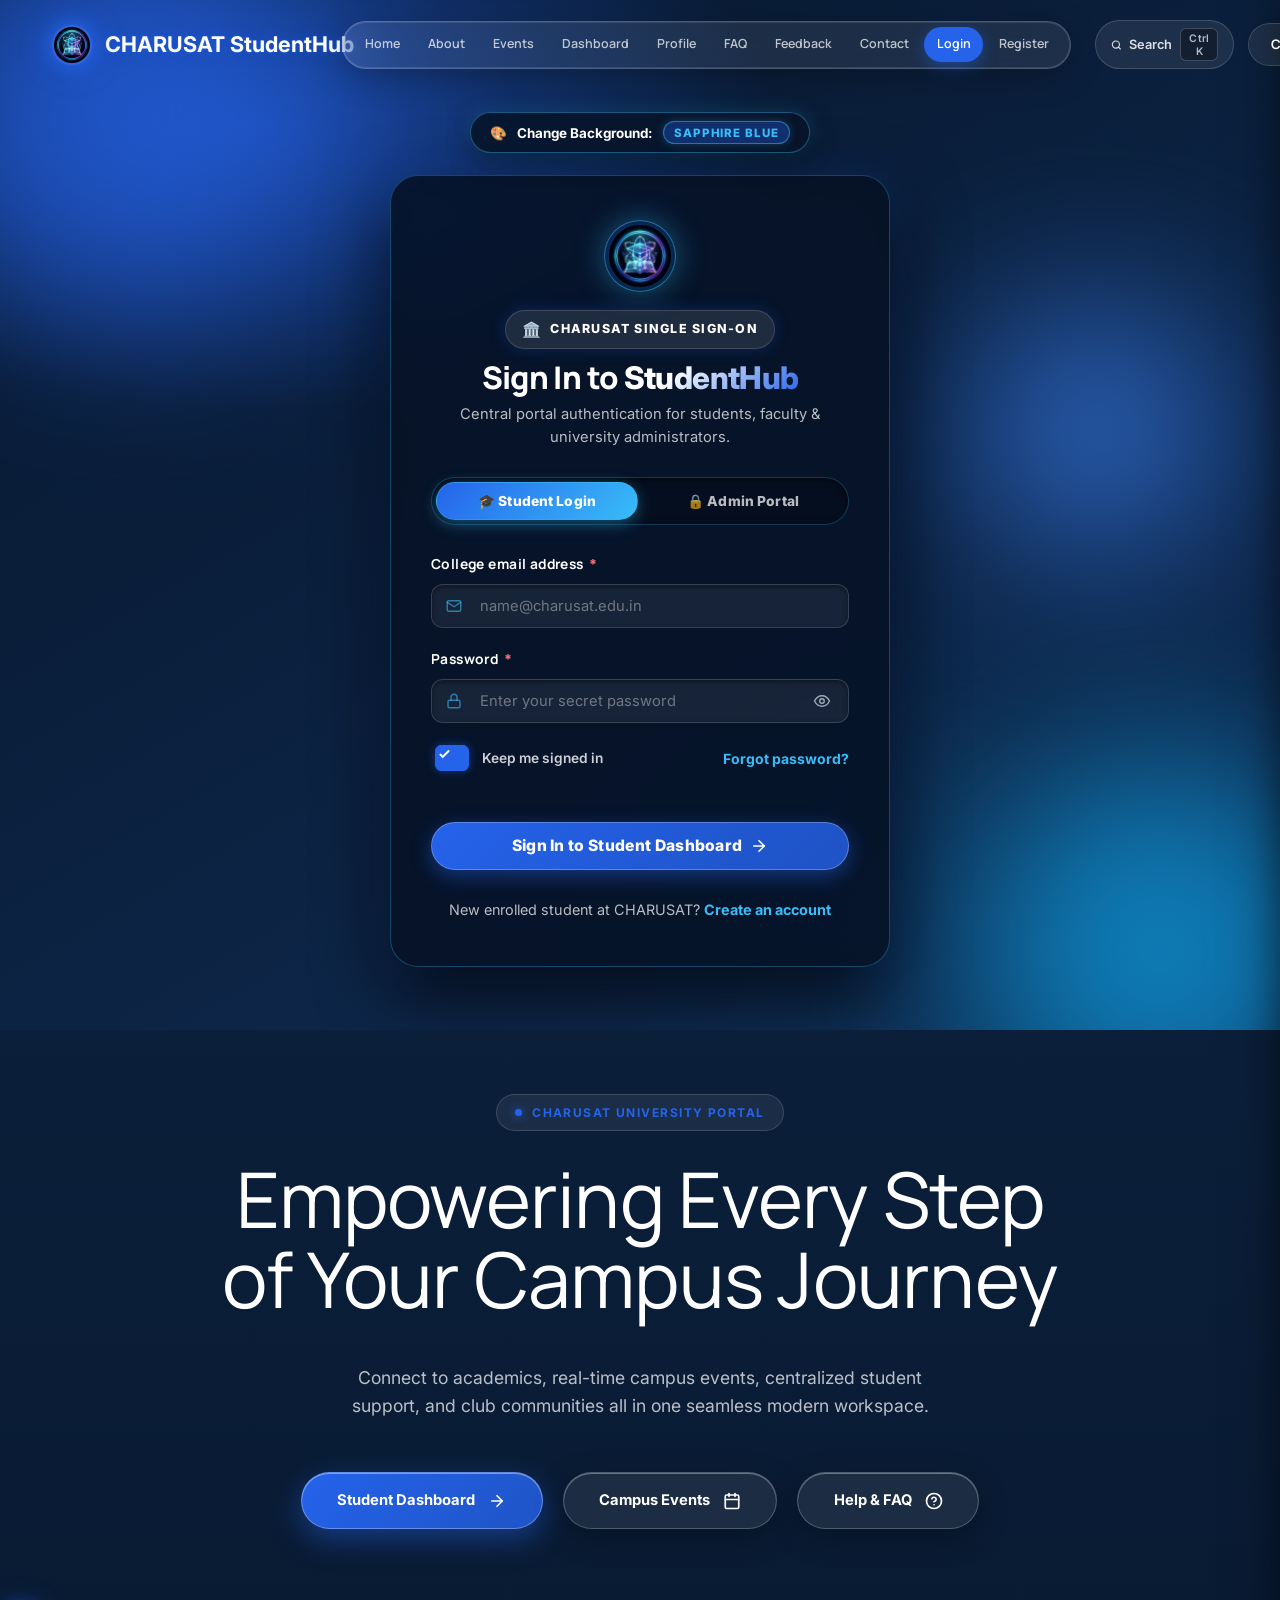
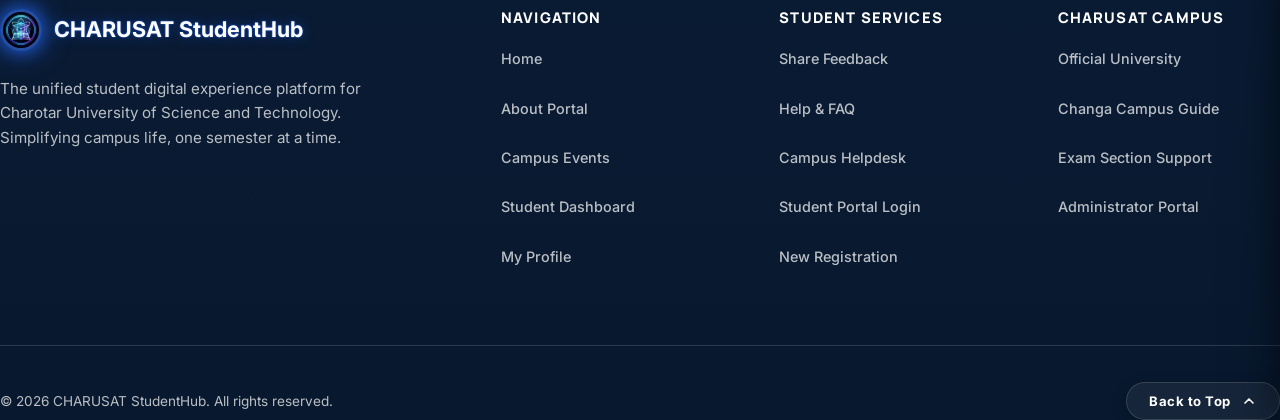
<file: pages/login.html>
<!DOCTYPE html>
<html lang="en">
<head>
  <meta charset="UTF-8">
  <meta name="viewport" content="width=device-width, initial-scale=1.0">
  <meta name="description" content="Sign in to StudentHub with your college email to reach your dashboard, attendance and examination results.">
  <title>Login — CHARUSAT StudentHub</title>
  <link rel="icon" type="image/png" sizes="32x32" href="../images/studenthublogo.png">
  <link rel="icon" type="image/png" sizes="16x16" href="../images/studenthublogo.png">
  <link rel="shortcut icon" href="../favicon.ico">
  <link rel="apple-touch-icon" href="../images/studenthublogo.png">
  <link rel="preconnect" href="https://fonts.googleapis.com">
  <link rel="preconnect" href="https://fonts.gstatic.com" crossorigin>
  <link href="https://fonts.googleapis.com/css2?family=Inter:wght@400;500;600&family=Manrope:wght@400;500;700;800&family=Plus+Jakarta+Sans:wght@600;700;800;900&family=Outfit:wght@600;700;800;900&display=swap" rel="stylesheet">
  <link href="https://fonts.googleapis.com/css2?family=Newsreader:ital,opsz,wght@0,6..72,400;0,6..72,600;0,6..72,700;1,6..72,400&family=Public+Sans:wght@400;500;600;700&display=swap" rel="stylesheet">
  <!-- Stylesheets -->
  <link rel="stylesheet" href="../css/style.css">
  <link rel="stylesheet" href="../css/premium.css">
  <script src="../js/theme.js" defer></script>
  <script src="../js/animations.js" defer></script>
</head>
<body class="auth-page">
  <a class="skip-link" href="#main">Skip to content</a>

  <!-- ================= FLOATING GLASS NAVBAR ================= -->
  <header class="header">
    <a class="logo" href="../index.html" aria-label="CHARUSAT StudentHub Home">
      <img class="logo-mark" src="../images/studenthublogo.png" alt="CHARUSAT StudentHub Logo">
      <span>CHARUSAT StudentHub</span>
    </a>

    <nav class="nav" aria-label="Main Navigation">
      <a href="../index.html" class="nav-item">Home</a>
      <a href="about.html" class="nav-item">About</a>
      <a href="events.html" class="nav-item">Events</a>
      <a href="dashboard.html" class="nav-item">Dashboard</a>
      <a href="profile.html" class="nav-item">Profile</a>
      <a href="faq.html" class="nav-item">FAQ</a>
      <a href="feedback.html" class="nav-item">Feedback</a>
      <a href="contact.html" class="nav-item">Contact</a>
      <a href="login.html" class="nav-item active" aria-current="page">Login</a>
      <a href="register.html" class="nav-item">Register</a>
    </nav>

    <!-- Header CTA -->
    <div style="display: flex; align-items: center; gap: 0.9rem;">
      <a class="contact-btn" href="contact.html">Contact Us</a>
    </div>
  </header>

  <main id="main">
    <section class="auth auth--plain" id="authSection">
      <div class="auth__bg" aria-hidden="true"></div>
      <div class="auth__orb auth__orb--a" aria-hidden="true"></div>
      <div class="auth__orb auth__orb--b" aria-hidden="true"></div>
      <div class="auth__orb auth__orb--c" aria-hidden="true"></div>

      <!-- Dedicated Change Background Floating Control -->
      <div class="auth-theme-toolbar">
        <button type="button" id="changeBgBtn" class="auth-change-bg-btn" aria-label="Change Background Theme" title="Click to cycle dynamic background themes">
          <span class="auth-change-bg-icon">🎨</span>
          <span class="auth-change-bg-text">Change Background:</span>
          <span class="auth-change-bg-tag" id="currentThemeTag">SAPPHIRE BLUE</span>
        </button>
      </div>

      <!-- Main Cyber Dark Sapphire Login Card (No pandas/bears) -->
      <div class="auth__card" style="max-width: 500px;">

        <!-- Centered Crest & Portal Header -->
        <div style="text-align: center; margin-bottom: 1.75rem;">
          <div style="width: 72px; height: 72px; margin: 0 auto 1.15rem; border-radius: 50%; background: linear-gradient(135deg, rgba(37, 99, 235, 0.25), rgba(14, 165, 233, 0.15)); border: 1.5px solid rgba(56, 189, 248, 0.5); display: grid; place-items: center; box-shadow: 0 0 30px rgba(56, 189, 248, 0.4); backdrop-filter: blur(16px); padding: 4px;">
            <img src="../images/studenthublogo.png" alt="CHARUSAT StudentHub Logo" style="width: 100%; height: 100%; border-radius: 50%; object-fit: cover;">
          </div>
          <div style="display: flex; justify-content: center; margin-bottom: 0.65rem;">
            <span class="badge" style="background: rgba(37, 99, 235, 0.2); border: 1px solid rgba(56, 189, 248, 0.4); color: #38bdf8; font-family: 'Manrope', sans-serif; font-size: 0.78rem; font-weight: 800; letter-spacing: 0.1em; text-transform: uppercase; padding: 0.35rem 1rem; border-radius: 100px; box-shadow: 0 0 16px rgba(37, 99, 235, 0.25); display: inline-flex; align-items: center; gap: 0.5rem;">
              <span style="font-size: 0.95rem;">🏛️</span> CHARUSAT Single Sign-On
            </span>
          </div>
          <h1 style="font-family: 'Manrope', sans-serif; font-size: clamp(1.85rem, 3.5vw, 2.25rem); font-weight: 800; color: #ffffff; margin: 0 0 0.4rem; line-height: 1.2;">
            Sign In to <span class="accent-text">StudentHub</span>
          </h1>
          <p style="color: var(--muted-color); font-size: 0.92rem; margin: 0; line-height: 1.55;">
            Central portal authentication for students, faculty &amp; university administrators.
          </p>
        </div>

        <!-- Role Switcher Segmented Capsule -->
        <div class="auth-role-tabs" style="display: flex; background: rgba(5, 15, 30, 0.85); border: 1px solid rgba(56, 189, 248, 0.25); border-radius: 100px; padding: 4px; margin-bottom: 1.75rem; gap: 4px; box-shadow: inset 0 2px 6px rgba(0, 0, 0, 0.5);">
          <button type="button" id="roleBtnStudent" class="btn btn--sm is-active" style="flex: 1; border-radius: 100px; border: 1px solid rgba(56, 189, 248, 0.45); padding: 0.65rem 1rem; font-family: 'Manrope', sans-serif; font-weight: 800; font-size: 0.86rem; cursor: pointer; transition: all 0.25s ease; background: linear-gradient(135deg, #2563eb, #38bdf8); color: #ffffff; box-shadow: 0 4px 15px rgba(56, 189, 248, 0.4);">
            🎓 Student Login
          </button>
          <button type="button" id="roleBtnAdmin" class="btn btn--sm" style="flex: 1; border-radius: 100px; border: 1px solid transparent; padding: 0.65rem 1rem; font-family: 'Manrope', sans-serif; font-weight: 800; font-size: 0.86rem; cursor: pointer; transition: all 0.25s ease; background: transparent; color: var(--muted-color);">
            🔒 Admin Portal
          </button>
        </div>

        <!-- Security Warning Notice when redirected from admin.html -->
        <div id="adminRestrictedNotice" style="display: none; background: rgba(239, 68, 68, 0.15); border: 1px solid rgba(239, 68, 68, 0.4); border-radius: 14px; padding: 0.85rem 1.15rem; margin-bottom: 1.5rem; color: #fca5a5; font-size: 0.85rem; line-height: 1.5;">
          <strong>⚠️ Access Restricted:</strong> The Administrator Console is strictly protected. Only authorized university faculty, deans, and administrative officers may log in.
        </div>

        <!-- ================= FORM 1: STUDENT LOGIN ================= -->
        <div id="studentLoginFormWrap">
          <!-- Newly Registered Credentials Banner -->
          <div id="studentRegisterNotice" style="display: none; background: rgba(56, 189, 248, 0.15); border: 1px solid #38bdf8; color: #bae6fd; padding: 0.85rem 1.15rem; border-radius: 14px; margin-bottom: 1.25rem; font-size: 0.88rem; line-height: 1.5;">
            🎉 <strong>Registration Successful!</strong> Your credentials have been pasted below. Click <strong>Sign In</strong> to access your personal dashboard.
          </div>

          <!-- Error Banner -->
          <div id="studentLoginError" style="display: none; background: rgba(239, 68, 68, 0.2); border: 1px solid #ef4444; color: #fca5a5; padding: 0.85rem 1.15rem; border-radius: 14px; margin-bottom: 1.25rem; font-size: 0.88rem; line-height: 1.5;">
            ❌ <strong>Invalid Credentials!</strong> The email or password entered does not match university records. Please check or register first.
          </div>

          <!-- Success Banner -->
          <div id="studentLoginSuccess" style="display: none; background: rgba(16, 185, 129, 0.2); border: 1px solid #10b981; color: #34d399; padding: 0.85rem 1.15rem; border-radius: 14px; margin-bottom: 1.25rem; font-size: 0.88rem; line-height: 1.5;">
            ✓ <strong>Login Successful!</strong> Welcome back to CHARUSAT StudentHub. Redirecting to your dashboard...
          </div>

          <form id="studentLoginForm" novalidate>
            <div class="field" style="margin-bottom: 1.25rem;">
              <label for="studentEmail">College email address <span class="req">*</span></label>
              <div class="control">
                <svg width="18" height="18" viewBox="0 0 24 24" fill="none" stroke="currentColor" stroke-width="1.9" stroke-linecap="round" stroke-linejoin="round" aria-hidden="true">
                  <rect x="3" y="5" width="18" height="14" rx="2"/><path d="m3 7 9 6 9-6"/>
                </svg>
                <input class="input" type="email" id="studentEmail" name="email" value="" placeholder="name@charusat.edu.in" autocomplete="username" required>
              </div>
            </div>

            <div class="field" style="margin-bottom: 1.25rem;">
              <label for="studentPassword">Password <span class="req">*</span></label>
              <div class="control">
                <svg width="18" height="18" viewBox="0 0 24 24" fill="none" stroke="currentColor" stroke-width="1.9" stroke-linecap="round" stroke-linejoin="round" aria-hidden="true">
                  <rect x="4" y="11" width="16" height="10" rx="2"/><path d="M8 11V7a4 4 0 0 1 8 0v4"/>
                </svg>
                <button class="pw-toggle" type="button" aria-controls="studentPassword" aria-label="Show password">
                  <svg width="18" height="18" viewBox="0 0 24 24" fill="none" stroke="currentColor" stroke-width="1.9" stroke-linecap="round" stroke-linejoin="round" aria-hidden="true">
                    <path d="M2 12s3.6-7 10-7 10 7 10 7-3.6 7-10 7-10-7-10-7Z"/><circle cx="12" cy="12" r="3"/>
                  </svg>
                </button>
                <input class="input" type="password" id="studentPassword" name="password" value="" placeholder="Enter your secret password" autocomplete="current-password" required>
              </div>
            </div>

            <div class="auth__row">
              <label class="check" for="rememberStudent">
                <input type="checkbox" id="rememberStudent" name="remember" checked>
                <span>Keep me signed in</span>
              </label>
              <a href="#reset" id="forgotPassBtn">Forgot password?</a>
            </div>

            <button class="btn btn--primary btn--block btn--lg" type="submit" id="studentSubmitBtn" style="padding: 0.95rem 1.75rem; font-size: 0.98rem; font-weight: 800; display: flex; align-items: center; justify-content: center; gap: 0.65rem; border-radius: 100px;">
              <span>Sign In to Student Dashboard</span>
              <svg width="18" height="18" viewBox="0 0 24 24" fill="none" stroke="currentColor" stroke-width="2.2" stroke-linecap="round" stroke-linejoin="round">
                <line x1="5" y1="12" x2="19" y2="12"></line>
                <polyline points="12 5 19 12 12 19"></polyline>
              </svg>
            </button>
          </form>

          <p class="auth__alt">
            New enrolled student at CHARUSAT? <a href="register.html">Create an account</a>
          </p>
        </div>

        <!-- ================= FORM 2: ADMINISTRATOR LOGIN (RESTRICTED) ================= -->
        <div id="adminLoginFormWrap" style="display: none;">
          <div style="display: flex; align-items: center; gap: 0.5rem; margin-bottom: 0.75rem;">
            <span class="badge badge--danger" style="background: rgba(239, 68, 68, 0.2); border: 1px solid #ef4444; color: #f87171; font-size: 0.75rem; text-transform: uppercase; letter-spacing: 0.08em; font-weight: 800; padding: 0.25rem 0.65rem; border-radius: 6px;">
              Staff Only
            </span>
            <span style="font-size: 0.8rem; color: var(--muted-color);">University Governance</span>
          </div>
          <h2 style="font-family: 'Manrope', sans-serif; font-size: 1.65rem; font-weight: 800; color: #ffffff; margin: 0 0 0.35rem;">
            Administrator Access
          </h2>
          <p style="color: var(--muted-color); font-size: 0.88rem; margin: 0 0 1.5rem; line-height: 1.5;">
            Master credentials required. Access by students is strictly prohibited and logged.
          </p>

          <form id="adminLoginForm" novalidate>
            <!-- Error Banner -->
            <div id="adminLoginError" style="display: none; background: rgba(239, 68, 68, 0.2); border: 1px solid #ef4444; color: #fca5a5; padding: 0.75rem 1rem; border-radius: 12px; margin-bottom: 1.25rem; font-size: 0.86rem; line-height: 1.45;">
              ❌ Invalid Administrator ID or Password. Staff authorization required.
            </div>

            <!-- Success Banner -->
            <div id="adminLoginSuccess" style="display: none; background: rgba(16, 185, 129, 0.2); border: 1px solid #10b981; color: #34d399; padding: 0.75rem 1rem; border-radius: 12px; margin-bottom: 1.25rem; font-size: 0.86rem; line-height: 1.45;">
              ✓ Identity Verified! Redirecting to Administrator Console...
            </div>

            <div class="field" style="margin-bottom: 1.25rem;">
              <label for="adminEmail">Administrator Staff Email / ID <span class="req">*</span></label>
              <div class="control">
                <svg width="18" height="18" viewBox="0 0 24 24" fill="none" stroke="currentColor" stroke-width="1.9" stroke-linecap="round" stroke-linejoin="round" aria-hidden="true">
                  <rect x="4" y="11" width="16" height="10" rx="2"/><path d="M8 11V7a4 4 0 0 1 8 0v4"/>
                </svg>
                <input class="input" type="email" id="adminEmail" name="adminEmail" value="" placeholder="staff@charusat.ac.in" autocomplete="username" required>
              </div>
            </div>

            <div class="field" style="margin-bottom: 1.25rem;">
              <label for="adminPassword">Master Security Key <span class="req">*</span></label>
              <div class="control">
                <svg width="18" height="18" viewBox="0 0 24 24" fill="none" stroke="currentColor" stroke-width="1.9" stroke-linecap="round" stroke-linejoin="round" aria-hidden="true">
                  <circle cx="12" cy="12" r="3"/><path d="M12 2v2M12 20v2M4.93 4.93l1.41 1.41M17.66 17.66l1.41 1.41M2 12h2M20 12h2M6.34 17.66l-1.41 1.41M19.07 4.93l-1.41 1.41"/>
                </svg>
                <button class="pw-toggle" type="button" aria-controls="adminPassword" aria-label="Show password">
                  <svg width="18" height="18" viewBox="0 0 24 24" fill="none" stroke="currentColor" stroke-width="1.9" stroke-linecap="round" stroke-linejoin="round" aria-hidden="true">
                    <path d="M2 12s3.6-7 10-7 10 7 10 7-3.6 7-10 7-10-7-10-7Z"/><circle cx="12" cy="12" r="3"/>
                  </svg>
                </button>
                <input class="input" type="password" id="adminPassword" name="adminPassword" value="" placeholder="Enter administrative master key" autocomplete="current-password" required>
              </div>
            </div>

            <button class="btn btn--primary btn--block btn--lg" type="submit" style="background: linear-gradient(135deg, #10b981, #059669); border-color: #10b981; box-shadow: 0 6px 20px rgba(16, 185, 129, 0.4); border-radius: 100px; padding: 0.95rem 1.75rem; font-size: 0.98rem; font-weight: 800; display: flex; align-items: center; justify-content: center; gap: 0.65rem;">
              <span>Authenticate &amp; Open Admin Console</span>
              <svg width="18" height="18" viewBox="0 0 24 24" fill="none" stroke="currentColor" stroke-width="2.2" stroke-linecap="round" stroke-linejoin="round">
                <line x1="5" y1="12" x2="19" y2="12"></line>
                <polyline points="12 5 19 12 12 19"></polyline>
              </svg>
            </button>
          </form>

          <p class="auth__alt">
            Are you a student? <a href="#" id="switchBackToStudent">Switch to Student Login</a>
          </p>
        </div>

      </div>

      <!-- Password Help Popover / Guidance Dialog -->
      <div id="passwordHelpDialog" style="display: none; position: fixed; inset: 0; background: rgba(2, 8, 20, 0.8); backdrop-filter: blur(16px); z-index: 9999; align-items: center; justify-content: center; padding: 1.5rem;">
        <div style="background: rgba(7, 18, 36, 0.95); border: 1px solid rgba(56, 189, 248, 0.3); border-radius: 24px; padding: 2.25rem 2rem; max-width: 440px; width: 100%; text-align: center; box-shadow: 0 25px 60px rgba(0, 0, 0, 0.8);">
          <div style="width: 54px; height: 54px; margin: 0 auto 1rem; border-radius: 50%; background: rgba(37, 99, 235, 0.2); border: 1.5px solid #38bdf8; display: grid; place-items: center; color: #38bdf8; font-size: 1.5rem;">
            🔐
          </div>
          <h3 style="font-family: 'Manrope', sans-serif; font-size: 1.4rem; font-weight: 800; color: #ffffff; margin: 0 0 0.5rem;">
            Password Reset Guidance
          </h3>
          <p style="color: var(--muted-color); font-size: 0.88rem; line-height: 1.6; margin-bottom: 1.5rem;">
            For security, StudentHub credentials are managed by the CHARUSAT Registrar. To reset your student password:
          </p>
          <div style="background: rgba(255, 255, 255, 0.04); border: 1px solid var(--glass-border); border-radius: 14px; padding: 1rem; text-align: left; margin-bottom: 1.5rem; font-size: 0.82rem; color: rgba(255, 255, 255, 0.8);">
            <div style="margin-bottom: 0.4rem;">🏛️ <b>Visit Desk:</b> Academic Block A, Ground Floor</div>
            <div style="margin-bottom: 0.4rem;">📞 <b>Helpline:</b> +91 2697 265011 (Ext. 214)</div>
            <div>📧 <b>Email:</b> <a href="mailto:help@charusat.edu.in" style="color: #38bdf8;">help@charusat.edu.in</a></div>
          </div>
          <button type="button" id="closePassHelpBtn" class="btn btn--primary btn--block" style="border-radius: 100px; padding: 0.75rem 1.5rem;">
            Got it, Close
          </button>
        </div>
      </div>

    </section>
  </main>

  <!-- ================= UNIFIED CYBER FOOTER ================= -->
  <div class="footer-wrap">
    <footer class="footer">
      <!-- Top Call-to-Action Section -->
      <div class="footer-hero-actions">
        <div class="footer-hero-tag">CHARUSAT UNIVERSITY PORTAL</div>
        <h3 class="footer-hero-headline">Empowering Every Step of Your Campus Journey</h3>
        <p class="footer-hero-desc">
          Connect to academics, real-time campus events, centralized student support, 
          and club communities all in one seamless modern workspace.
        </p>
        <div class="footer-pill-btn-group">
          <a href="dashboard.html" class="footer-glass-pill footer-glass-pill--primary">
            <span>Student Dashboard</span>
            <svg width="18" height="18" viewBox="0 0 24 24" fill="none" stroke="currentColor" stroke-width="2.2" stroke-linecap="round" stroke-linejoin="round">
              <line x1="5" y1="12" x2="19" y2="12"></line>
              <polyline points="12 5 19 12 12 19"></polyline>
            </svg>
          </a>
          <a href="events.html" class="footer-glass-pill">
            <span>Campus Events</span>
            <svg width="18" height="18" viewBox="0 0 24 24" fill="none" stroke="currentColor" stroke-width="2.2" stroke-linecap="round" stroke-linejoin="round">
              <rect x="3" y="4" width="18" height="18" rx="2" ry="2"></rect>
              <line x1="16" y1="2" x2="16" y2="6"></line>
              <line x1="8" y1="2" x2="8" y2="6"></line>
              <line x1="3" y1="10" x2="21" y2="10"></line>
            </svg>
          </a>
          <a href="faq.html" class="footer-glass-pill">
            <span>Help &amp; FAQ</span>
            <svg width="18" height="18" viewBox="0 0 24 24" fill="none" stroke="currentColor" stroke-width="2.2" stroke-linecap="round" stroke-linejoin="round">
              <circle cx="12" cy="12" r="10"></circle>
              <path d="M9.09 9a3 3 0 0 1 5.83 1c0 2-3 3-3 3"></path>
              <line x1="12" y1="17" x2="12.01" y2="17"></line>
            </svg>
          </a>
        </div>
      </div>

      <!-- Footer Columns Grid -->
      <div class="footer-grid">
        <div class="footer-brand">
          <a class="logo" href="../index.html">
            <img class="logo-mark" src="../images/studenthublogo.png" alt="CHARUSAT StudentHub Logo">
            <span>CHARUSAT StudentHub</span>
          </a>
          <p>
            The unified student digital experience platform for Charotar University of Science and Technology.
            Simplifying campus life, one semester at a time.
          </p>
        </div>

        <div class="footer-col">
          <h4>Navigation</h4>
          <ul>
            <li><a href="../index.html">Home</a></li>
            <li><a href="about.html">About Portal</a></li>
            <li><a href="events.html">Campus Events</a></li>
            <li><a href="dashboard.html">Student Dashboard</a></li>
            <li><a href="profile.html">My Profile</a></li>
          </ul>
        </div>

        <div class="footer-col">
          <h4>Student Services</h4>
          <ul>
            <li><a href="feedback.html">Share Feedback</a></li>
            <li><a href="faq.html">Help &amp; FAQ</a></li>
            <li><a href="contact.html">Campus Helpdesk</a></li>
            <li><a href="login.html">Student Portal Login</a></li>
            <li><a href="register.html">New Registration</a></li>
          </ul>
        </div>

        <div class="footer-col">
          <h4>CHARUSAT Campus</h4>
          <ul>
            <li><a href="https://www.charusat.ac.in/" target="_blank" rel="noopener">Official University</a></li>
            <li><a href="about.html#campus-map">Changa Campus Guide</a></li>
            <li><a href="contact.html">Exam Section Support</a></li>
            <li><a href="admin.html">Administrator Portal</a></li>
          </ul>
        </div>
      </div>

      <!-- Bottom Copyright Bar -->
      <div class="footer-bottom-bar">
        <div>
          &copy; 2026 CHARUSAT StudentHub. All rights reserved.
        </div>
        <button type="button" class="back-to-top-btn" aria-label="Back to top">
          <span>Back to Top</span>
          <svg width="16" height="16" viewBox="0 0 24 24" fill="none" stroke="currentColor" stroke-width="2.5" stroke-linecap="round" stroke-linejoin="round">
            <polyline points="18 15 12 9 6 15"></polyline>
          </svg>
        </button>
      </div>
    </footer>
  </div>

  <!-- Unified Data and Scripts -->
  <script src="../js/portal-data.js"></script>
  <script src="../js/script.js"></script>

  <!-- Interactive Login Role Switcher & Authentication Controller -->
  <script>
    document.addEventListener('DOMContentLoaded', function () {
      'use strict';

      var btnStudent = document.getElementById('roleBtnStudent');
      var btnAdmin = document.getElementById('roleBtnAdmin');
      var wrapStudent = document.getElementById('studentLoginFormWrap');
      var wrapAdmin = document.getElementById('adminLoginFormWrap');
      var restrictedNotice = document.getElementById('adminRestrictedNotice');
      var switchBack = document.getElementById('switchBackToStudent');
      var fillAdminDemo = document.getElementById('fillAdminDemoBtn');
      var autoFillStudent = document.getElementById('autoFillStudentBtn');
      var forgotPassBtn = document.getElementById('forgotPassBtn');
      var passDialog = document.getElementById('passwordHelpDialog');
      var closePassHelp = document.getElementById('closePassHelpBtn');
      var authSection = document.getElementById('authSection') || document.querySelector('.auth');
      var changeBgBtn = document.getElementById('changeBgBtn');
      var currentThemeTag = document.getElementById('currentThemeTag');

      var themeOrder = ['blue', 'green', 'aurora', 'midnight'];
      var themeLabels = {
        blue: 'SAPPHIRE BLUE',
        green: 'EMERALD GREEN',
        aurora: 'COSMIC AURORA',
        midnight: 'MIDNIGHT STEALTH'
      };

      function updateThemeTag(themeKey) {
        if (!currentThemeTag) return;
        if (authSection && authSection.classList.contains('is-admin-mode')) {
          currentThemeTag.textContent = 'CRIMSON VAULT';
        } else {
          var key = themeKey || ((window.StudentHubTheme && window.StudentHubTheme.get) ? window.StudentHubTheme.get() : 'blue');
          currentThemeTag.textContent = themeLabels[key] || 'SAPPHIRE BLUE';
        }
      }

      // 1. Role Toggle Handler
      function setRole(role) {
        if (role === 'admin') {
          btnAdmin.classList.add('is-active');
          btnAdmin.style.background = 'linear-gradient(135deg, #10b981, #059669)';
          btnAdmin.style.borderColor = '#10b981';
          btnAdmin.style.color = '#ffffff';
          btnAdmin.style.boxShadow = '0 4px 15px rgba(16, 185, 129, 0.4)';

          btnStudent.classList.remove('is-active');
          btnStudent.style.background = 'transparent';
          btnStudent.style.borderColor = 'transparent';
          btnStudent.style.color = 'var(--muted-color)';
          btnStudent.style.boxShadow = 'none';

          wrapStudent.style.display = 'none';
          wrapAdmin.style.display = 'block';

          if (authSection) authSection.classList.add('is-admin-mode');
          updateThemeTag();
        } else {
          btnStudent.classList.add('is-active');
          btnStudent.style.background = 'linear-gradient(135deg, #2563eb, #38bdf8)';
          btnStudent.style.borderColor = 'rgba(56, 189, 248, 0.45)';
          btnStudent.style.color = '#ffffff';
          btnStudent.style.boxShadow = '0 4px 15px rgba(56, 189, 248, 0.4)';

          btnAdmin.classList.remove('is-active');
          btnAdmin.style.background = 'transparent';
          btnAdmin.style.borderColor = 'transparent';
          btnAdmin.style.color = 'var(--muted-color)';
          btnAdmin.style.boxShadow = 'none';

          wrapStudent.style.display = 'block';
          wrapAdmin.style.display = 'none';
          if (restrictedNotice) restrictedNotice.style.display = 'none';

          if (authSection) authSection.classList.remove('is-admin-mode');
          updateThemeTag();
        }
      }

      // Dedicated Change Background Button Click Handler
      if (changeBgBtn) {
        changeBgBtn.addEventListener('click', function () {
          // If in admin mode, reset admin mode first
          if (authSection && authSection.classList.contains('is-admin-mode')) {
            authSection.classList.remove('is-admin-mode');
          }
          var cur = (window.StudentHubTheme && window.StudentHubTheme.get) ? window.StudentHubTheme.get() : 'blue';
          var curIdx = themeOrder.indexOf(cur);
          var nextTheme = themeOrder[(curIdx + 1) % themeOrder.length];
          if (window.StudentHubTheme && typeof window.StudentHubTheme.apply === 'function') {
            window.StudentHubTheme.apply(nextTheme);
          }
          updateThemeTag(nextTheme);
        });
      }

      window.addEventListener('themeChanged', function (e) {
        if (e.detail && e.detail.themeName) {
          updateThemeTag(e.detail.themeName);
        }
      });

      // Initial tag sync
      var initialActiveTheme = (window.StudentHubTheme && window.StudentHubTheme.get) ? window.StudentHubTheme.get() : 'blue';
      updateThemeTag(initialActiveTheme);

      if (btnStudent) btnStudent.addEventListener('click', function () { setRole('student'); });
      if (btnAdmin) btnAdmin.addEventListener('click', function () { setRole('admin'); });
      if (switchBack) switchBack.addEventListener('click', function (e) { e.preventDefault(); setRole('student'); });

      // 2. Demo Credentials Auto-Fill
      if (autoFillStudent) {
        autoFillStudent.addEventListener('click', function () {
          var emailEl = document.getElementById('studentEmail');
          var passEl = document.getElementById('studentPassword');
          if (emailEl) emailEl.value = '25it049@charusat.edu.in';
          if (passEl) passEl.value = 'charusat@2026';
        });
      }

      if (fillAdminDemo) {
        fillAdminDemo.addEventListener('click', function () {
          var adminEmailEl = document.getElementById('adminEmail');
          var adminPassEl = document.getElementById('adminPassword');
          if (adminEmailEl) adminEmailEl.value = 'admin@charusat.ac.in';
          if (adminPassEl) adminPassEl.value = 'admin2026';
        });
      }

      // 3. Password Help Modal
      if (forgotPassBtn && passDialog) {
        forgotPassBtn.addEventListener('click', function (e) {
          e.preventDefault();
          passDialog.style.display = 'flex';
        });
      }
      if (closePassHelp && passDialog) {
        closePassHelp.addEventListener('click', function () {
          passDialog.style.display = 'none';
        });
      }
      if (passDialog) {
        passDialog.addEventListener('click', function (e) {
          if (e.target === passDialog) passDialog.style.display = 'none';
        });
      }

      // 4. URL Parameter Inspection: ?role=admin, ?restricted=1, or ?logged_out=1
      var urlParams = new URLSearchParams(window.location.search);
      if (urlParams.get('logged_out') === '1') {
        localStorage.removeItem('charusat_active_user');
        localStorage.removeItem('charusat_student_session');
        localStorage.removeItem('charusat_student_login_time');
        localStorage.removeItem('charusat_admin_session');
        localStorage.removeItem('charusat_admin_user');
        localStorage.removeItem('charusat_admin_login_time');
        try { sessionStorage.clear(); } catch(err) {}
        var logoutNotice = document.getElementById('studentLoginSuccess');
        if (logoutNotice) {
          logoutNotice.innerHTML = '✓ <strong>Session Ended:</strong> You have securely signed out of CHARUSAT StudentHub.';
          logoutNotice.style.display = 'block';
        }
      }

      if (urlParams.get('role') === 'admin' || urlParams.get('restricted') === '1') {
        setRole('admin');
        if (urlParams.get('restricted') === '1' && restrictedNotice) {
          restrictedNotice.style.display = 'block';
        }
      } else {
        setRole('student');
      }

      // 4b. Auto-paste newly registered student credentials if available
      var regCredsRaw = sessionStorage.getItem('charusat_registered_creds');
      var regNoticeEl = document.getElementById('studentRegisterNotice');
      if (regCredsRaw) {
        try {
          var regCreds = JSON.parse(regCredsRaw);
          if (regCreds && regCreds.email) {
            var emailInp = document.getElementById('studentEmail');
            var passInp = document.getElementById('studentPassword');
            if (emailInp) emailInp.value = regCreds.email;
            if (passInp && regCreds.password) passInp.value = regCreds.password;
            if (regNoticeEl) regNoticeEl.style.display = 'block';
            sessionStorage.removeItem('charusat_registered_creds');
          }
        } catch(err) {}
      }

      // 5. Student Login Form Submission (Practical 10: PHP Session Auth & password_verify)
      var studentForm = document.getElementById('studentLoginForm');
      if (studentForm) {
        studentForm.addEventListener('submit', function (e) {
          e.preventDefault();
          var email = document.getElementById('studentEmail').value.trim();
          var pass = document.getElementById('studentPassword').value.trim();
          var errBox = document.getElementById('studentLoginError');
          var successBox = document.getElementById('studentLoginSuccess');

          if (errBox) errBox.style.display = 'none';
          if (successBox) successBox.style.display = 'none';
          if (regNoticeEl) regNoticeEl.style.display = 'none';

          if (!email || !pass) {
            if (errBox) {
              errBox.innerHTML = '⚠ <strong>Incomplete Details!</strong> Please enter both your college email and password.';
              errBox.style.display = 'block';
            }
            return;
          }

          var submitBtn = document.getElementById('studentSubmitBtn');
          if (submitBtn) {
            submitBtn.innerHTML = '<span>Verifying Credentials with Server...</span>';
            submitBtn.style.opacity = '0.85';
          }

          // Dispatch to Backend PHP (Practical 10)
          var loginData = new FormData();
          loginData.append('email', email);
          loginData.append('password', pass);

          fetch('../backend/login.php', {
            method: 'POST',
            body: loginData
          }).then(function (r) {
            return r.text().then(function (text) {
              try {
                return JSON.parse(text);
              } catch (e) {
                console.error("Server raw output:", text);
                var clean = text.replace(/<[^>]*>?/gm, ' ').replace(/\s+/g, ' ').trim();
                return { success: false, message: 'Server Error: ' + (clean.substring(0, 200) || 'Invalid server response.') };
              }
            });
          }).then(function (res) {
            if (res && res.success) {
              // Identity Verified!
              if (errBox) errBox.style.display = 'none';
              if (successBox) {
                successBox.innerHTML = '✓ <strong>Login Successful!</strong> Welcome to your personalized dashboard...';
                successBox.style.display = 'block';
              }

              // Persist authenticated student session and active profile
              localStorage.setItem('charusat_student_session', 'active');
              localStorage.setItem('charusat_student_login_time', new Date().toISOString());

              if (res.student) {
                localStorage.setItem('charusat_active_user', JSON.stringify(res.student));
                localStorage.setItem('charusat_student_data', JSON.stringify(res.student));
                if (window.StudentHubData && typeof window.StudentHubData.saveStudent === 'function') {
                  window.StudentHubData.saveStudent(res.student);
                }
              }

              setTimeout(function () {
                window.location.href = res.redirect_url || 'dashboard.html';
              }, 600);
            } else {
              // Authentication failed: DO NOT REDIRECT!
              if (submitBtn) {
                submitBtn.innerHTML = '<span>Sign In to Student Dashboard</span>';
                submitBtn.style.opacity = '1';
              }
              if (errBox) {
                errBox.innerHTML = '❌ <strong>Authentication Failed!</strong> ' + ((res && res.message) || 'The email or password entered does not match university records. Please check or register first.');
                errBox.style.display = 'block';
              }
            }
          }).catch(function (networkErr) {
            console.warn('Backend login fetch note:', networkErr);

            // Client-side fallback check (for file:// protocol or offline testing)
            var regCreds = null;
            try { regCreds = JSON.parse(sessionStorage.getItem('charusat_registered_creds') || '{}'); } catch(e){}
            var savedStudent = null;
            try { savedStudent = JSON.parse(localStorage.getItem('charusat_student_data') || '{}'); } catch(e){}

            var matchRegistered = (regCreds && regCreds.email && (regCreds.email.toLowerCase() === email.toLowerCase()) && regCreds.password === pass);
            var matchDefaultStudent = (
              (email.toLowerCase() === '25it049@charusat.edu.in' || email.toUpperCase() === '25IT049') &&
              (pass === 'Charusat@2026' || pass === 'Student@123' || pass === 'Tirth@2026')
            );
            var matchSavedStudent = (
              savedStudent && savedStudent.email && (savedStudent.email.toLowerCase() === email.toLowerCase() || (savedStudent.enrolment && savedStudent.enrolment.toUpperCase() === email.toUpperCase())) &&
              (pass === 'Charusat@2026' || pass === 'Student@123' || pass.length >= 8)
            );

            if (matchRegistered || matchDefaultStudent || matchSavedStudent) {
              if (errBox) errBox.style.display = 'none';
              if (successBox) {
                successBox.innerHTML = '✓ <strong>Login Verified!</strong> Redirecting to your dashboard...';
                successBox.style.display = 'block';
              }
              localStorage.setItem('charusat_student_session', 'active');
              localStorage.setItem('charusat_student_login_time', new Date().toISOString());

              var studentObj = savedStudent || {
                fullName: 'Tirth Ladani',
                enrolment: '25IT049',
                email: '25it049@charusat.edu.in',
                department: 'Information Technology',
                programme: 'B.Tech Information Technology',
                semester: '5',
                cgpa: 8.64,
                sgpa: 8.85,
                overallAttendance: 92.5
              };
              localStorage.setItem('charusat_active_user', JSON.stringify(studentObj));
              localStorage.setItem('charusat_student_data', JSON.stringify(studentObj));

              setTimeout(function () {
                window.location.href = 'dashboard.html';
              }, 500);
            } else {
              if (submitBtn) {
                submitBtn.innerHTML = '<span>Sign In to Student Dashboard</span>';
                submitBtn.style.opacity = '1';
              }
              if (errBox) {
                errBox.innerHTML = '❌ <strong>Server Error!</strong> Could not reach authentication server. Please check your credentials or verify that Apache/MySQL is active.';
                errBox.style.display = 'block';
              }
            }
          });
        });
      }

      // 6. Admin Login Form Submission (Practical 10: RBAC Session Auth)
      var adminForm = document.getElementById('adminLoginForm');
      if (adminForm) {
        adminForm.addEventListener('submit', function (e) {
          e.preventDefault();
          var email = document.getElementById('adminEmail').value.trim();
          var pass = document.getElementById('adminPassword').value.trim();
          var errBox = document.getElementById('adminLoginError');
          var successBox = document.getElementById('adminLoginSuccess');

          var adminFormData = new FormData();
          adminFormData.append('email', email);
          adminFormData.append('password', pass);

          fetch('../backend/login.php', {
            method: 'POST',
            body: adminFormData
          }).then(function (r) { return r.json(); })
            .then(function (res) {
              if (res && res.success) {
                if (errBox) errBox.style.display = 'none';
                if (successBox) successBox.style.display = 'block';
                localStorage.setItem('charusat_admin_session', 'active');
                localStorage.setItem('charusat_admin_user', 'Dr. M. Sharma · Dean of Academics (CSPIT)');
                localStorage.setItem('charusat_admin_login_time', new Date().toISOString());
                setTimeout(function () {
                  window.location.href = res.redirect_url || 'admin.html';
                }, 500);
              } else {
                if (successBox) successBox.style.display = 'none';
                if (errBox) {
                  errBox.style.display = 'block';
                  errBox.textContent = '❌ Access Denied: ' + (res.message || 'Invalid Administrator ID or Security Key.');
                }
              }
            }).catch(function () {
              // Fallback client check
              var isValid = (
                (email === 'admin@charusat.ac.in' || email === 'admin' || email === 'dean.cspit@charusat.ac.in' || email === 'admin@charusat.edu.in') &&
                (pass === 'admin2026' || pass === 'Admin@2026' || pass === 'admin123' || pass === 'admin')
              );
              if (isValid) {
                if (errBox) errBox.style.display = 'none';
                if (successBox) successBox.style.display = 'block';
                localStorage.setItem('charusat_admin_session', 'active');
                localStorage.setItem('charusat_admin_user', 'Dr. M. Sharma · Dean of Academics (CSPIT)');
                setTimeout(function () { window.location.href = 'admin.html'; }, 500);
              } else {
                if (successBox) successBox.style.display = 'none';
                if (errBox) {
                  errBox.style.display = 'block';
                  errBox.textContent = '❌ Access Denied: Invalid Administrator ID or Security Key.';
                }
              }
            });
        });
      }
    });
  </script>
</body>
</html>
</file>
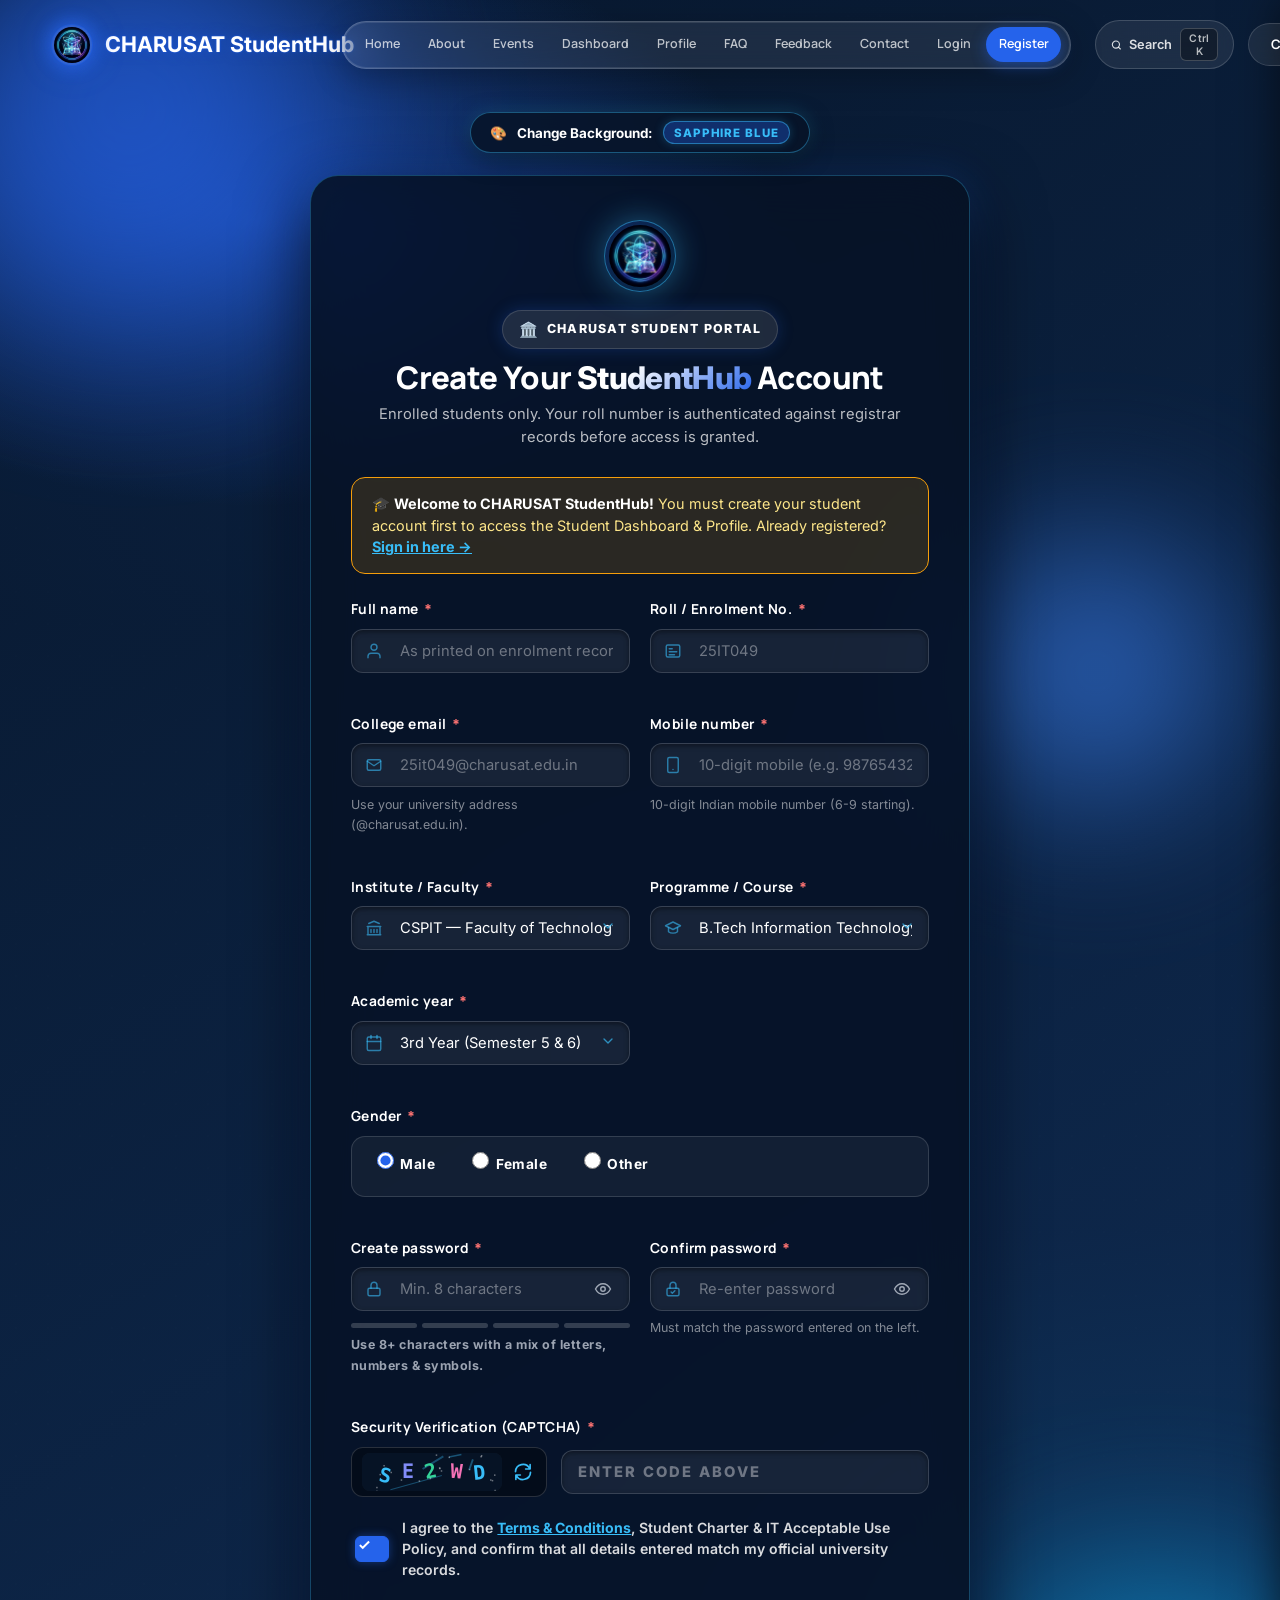
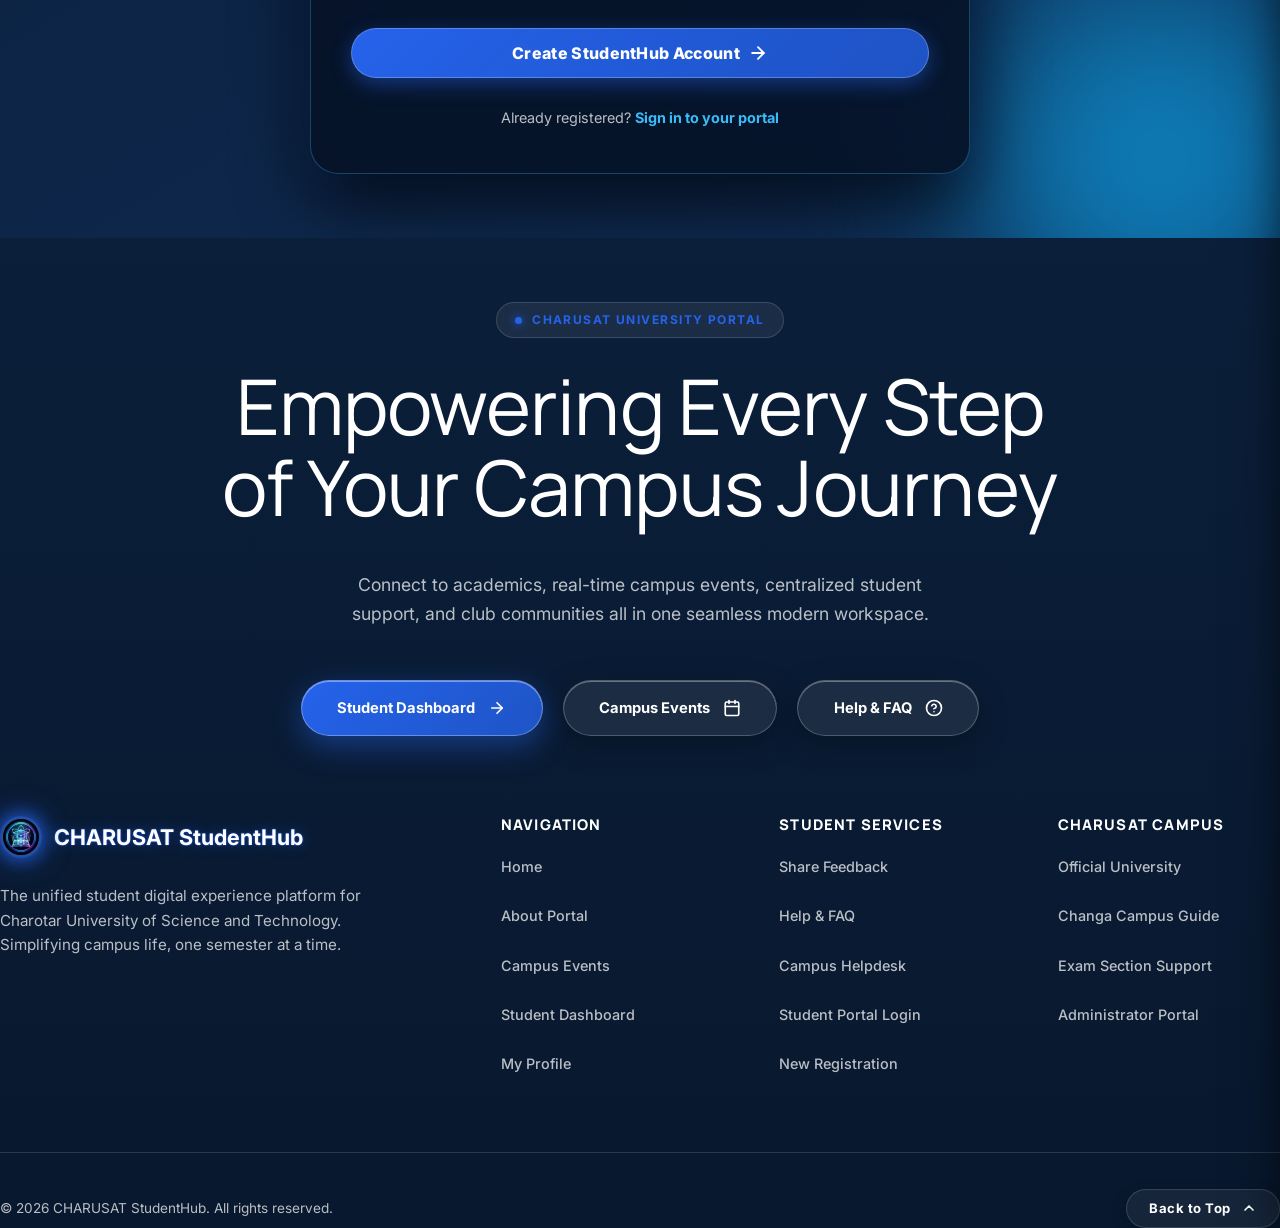
<file: pages/profile.html>
<!DOCTYPE html>
<html lang="en">
<head>
  <meta charset="UTF-8">
  <meta name="viewport" content="width=device-width, initial-scale=1.0">
  <meta name="description" content="Complete your StudentHub enrolment profile — personal, contact and academic details.">
  <title>Profile — StudentHub</title>
  <link rel="icon" type="image/png" sizes="32x32" href="../images/studenthublogo.png">
  <link rel="icon" type="image/png" sizes="16x16" href="../images/studenthublogo.png">
  <link rel="shortcut icon" href="../favicon.ico">
  <link rel="apple-touch-icon" href="../images/studenthublogo.png">
  <link rel="preconnect" href="https://fonts.googleapis.com">
  <link rel="preconnect" href="https://fonts.gstatic.com" crossorigin>
    <link href="https://fonts.googleapis.com/css2?family=Inter:wght@400;500;600&family=Manrope:wght@400;500;700&family=Plus+Jakarta+Sans:wght@600;700;800;900&family=Outfit:wght@600;700;800;900&display=swap" rel="stylesheet">
  <link href="https://fonts.googleapis.com/css2?family=Newsreader:ital,opsz,wght@0,6..72,400;0,6..72,600;0,6..72,700;1,6..72,400&family=Public+Sans:wght@400;500;600;700&display=swap" rel="stylesheet">
    <link rel="stylesheet" href="../css/style.css">
  <link rel="stylesheet" href="../css/premium.css">
  <script src="../js/theme.js" defer></script>
  <script src="../js/animations.js" defer></script>
  <!-- Student Authentication Guard -->
  <script>
    (function () {
      var isAuth = localStorage.getItem('charusat_student_session') === 'active';
      var activeUser = localStorage.getItem('charusat_active_user');
      if (!isAuth || !activeUser) {
        window.location.replace('register.html?notice=unregistered');
      }
    })();
  </script>
</head>
<body>
  <a class="skip-link" href="#main">Skip to content</a>

  <!-- ================= FLOATING GLASS NAVBAR ================= -->
  <header class="header">
    <a class="logo" href="../index.html" aria-label="CHARUSAT StudentHub Home">
      <img class="logo-mark" src="../images/studenthublogo.png" alt="CHARUSAT StudentHub Logo">
      <span>CHARUSAT StudentHub</span>
    </a>

    <nav class="nav" aria-label="Main Navigation">
      <a href="../index.html" class="nav-item">Home</a>
      <a href="about.html" class="nav-item">About</a>
      <a href="events.html" class="nav-item">Events</a>
      <a href="dashboard.html" class="nav-item">Dashboard</a>
      <a href="profile.html" class="nav-item active" aria-current="page">Profile</a>
      <a href="faq.html" class="nav-item">FAQ</a>
      <a href="feedback.html" class="nav-item">Feedback</a>
      <a href="contact.html" class="nav-item">Contact</a>
      <a href="login.html" class="nav-item">Login</a>
      <a href="register.html" class="nav-item">Register</a>
    </nav>

    <!-- 3D Toggle Switch (Green <-> Blue) & CTA -->
    <div style="display: flex; align-items: center; gap: 0.9rem;">
      <div class="theme-3d-toggle-wrap" style="margin: 0;">
        <button type="button" class="theme-3d-gem-btn" data-theme-cycle-btn="true" aria-label="Cycle 3D Atmosphere: Current is BLUE" title="Click to Cycle 3D Theme Atmosphere">
          <span class="gem-3d-orb gem-3d-orb--blue"></span>
          <span class="gem-3d-label">BLUE</span>
          <span class="gem-3d-icon" aria-hidden="true">
            <svg width="10" height="10" viewBox="0 0 24 24" fill="none" stroke="currentColor" stroke-width="2.6" stroke-linecap="round" stroke-linejoin="round">
              <path d="M21.5 2v6h-6M2.5 22v-6h6M2 11.5a10 10 0 0 1 18.8-4.3M22 12.5a10 10 0 0 1-18.8 4.2"/>
            </svg>
          </span>
        </button>
      </div>
      <a class="contact-btn" href="contact.html">Contact Us</a>
    </div>
  </header>

  <main id="main">

    <!-- ================= PROFILE HEADER ================= -->
    <section class="pf-head">
      <span class="pf-head__wash" aria-hidden="true"></span>
      <div class="shell pf-head__inner">
        <div class="pf-id">
          <span class="pf-ring" data-ring>
            <span class="pf-ring__inner">
              <span class="pf-ava" data-ava>
                <span class="pf-ava__initials" data-ava-initials>ST</span>
              </span>
            </span>
            <span class="pf-ring__pct" data-ring-pct>0%</span>
          </span>

          <div class="pf-id__text">
            <span class="eyebrow">Enrolment profile</span>
            <h1 data-pf-name>Your name</h1>
            <p class="pf-id__sub" data-pf-sub>Fill in your details to complete your enrolment record.</p>
            <div class="pf-id__tags" data-pf-tags></div>
          </div>
        </div>

        <div class="pf-head__side">
          <span class="pf-verif" data-verif>
            <svg width="15" height="15" viewBox="0 0 24 24" fill="none" stroke="currentColor" stroke-width="2" stroke-linecap="round" stroke-linejoin="round" aria-hidden="true"><path d="M12 2 4 5v6c0 5 3.4 9.4 8 11 4.6-1.6 8-6 8-11V5Z"/><path d="m9 12 2 2 4-4"/></svg>
            <span>Not verified yet</span>
          </span>
          <span class="pf-save" data-autosave>
            <svg width="14" height="14" viewBox="0 0 24 24" fill="none" stroke="currentColor" stroke-width="2" stroke-linecap="round" stroke-linejoin="round" aria-hidden="true"><path d="M19 21H5a2 2 0 0 1-2-2V5a2 2 0 0 1 2-2h11l5 5v11a2 2 0 0 1-2 2Z"/><path d="M17 21v-8H7v8M7 3v5h8"/></svg>
            <span>Nothing saved yet</span>
          </span>
          <a href="../backend/logout.php" id="profileSignOutBtn" class="pf-logout-btn" style="display: inline-flex; align-items: center; gap: 0.4rem; padding: 0.4rem 0.9rem; border-radius: 100px; background: rgba(239, 68, 68, 0.15); border: 1px solid rgba(239, 68, 68, 0.35); color: #fca5a5; font-size: 0.8rem; font-weight: 600; text-decoration: none; cursor: pointer; transition: all 0.3s ease;">
            <svg width="14" height="14" viewBox="0 0 24 24" fill="none" stroke="currentColor" stroke-width="2" stroke-linecap="round" stroke-linejoin="round" aria-hidden="true"><path d="M9 21H5a2 2 0 0 1-2-2V5a2 2 0 0 1 2-2h4"></path><polyline points="16 17 21 12 16 7"></polyline><line x1="21" y1="12" x2="9" y2="12"></line></svg>
            <span>Sign Out</span>
          </a>
        </div>
      </div>
    </section>

    <!-- ================= PROFILE BODY ================= -->
    <section class="section section--tight">
      <div class="shell pf-grid">

        <!-- ---------- left rail ---------- -->
        <aside class="pf-rail" aria-label="Profile progress">
          <div class="card pf-rail__card">
            <h2 class="pf-rail__title">Your progress</h2>

            <div class="pf-meter">
              <div class="pf-meter__track"><i data-pf-meter></i></div>
              <p class="pf-meter__hint" data-pf-hint role="status">Nothing filled in yet.</p>
            </div>

            <ol class="pf-steps" data-steps>
              <li><button class="pf-step" type="button" data-step="1" aria-current="step">
                <span class="pf-step__num">1</span>
                <span class="pf-step__text"><b>Personal details</b><small>Name, parents, date of birth</small></span>
              </button></li>
              <li><button class="pf-step" type="button" data-step="2">
                <span class="pf-step__num">2</span>
                <span class="pf-step__text"><b>Contact details</b><small>Phone, email and address</small></span>
              </button></li>
              <li><button class="pf-step" type="button" data-step="3">
                <span class="pf-step__num">3</span>
                <span class="pf-step__text"><b>Academic details</b><small>Institute, branch, semester</small></span>
              </button></li>
              <li><button class="pf-step" type="button" data-step="4">
                <span class="pf-step__num">4</span>
                <span class="pf-step__text"><b>Review and save</b><small>Check everything once</small></span>
              </button></li>
            </ol>

            <h3 class="pf-rail__sub">Still needed</h3>
            <ul class="pf-check" data-checklist></ul>
          </div>
        </aside>

        <!-- ---------- form ---------- -->
        <div class="pf-main">
          <form class="card pf-form" data-profile-form novalidate>

            <header class="pf-form__head">
              <div>
                <span class="pf-form__count" data-step-count>Step 1 of 4</span>
                <h2 data-step-title>Personal details</h2>
                <p data-step-blurb>These appear on your enrolment record.</p>
              </div>
            </header>

            <!-- ===== pane 1: personal ===== -->
            <fieldset class="pf-pane is-active" data-pane="1">
              <legend class="sr-only">Personal details</legend>

              <div class="pf-photo">
                <span class="pf-photo__frame" data-photo-frame>
                  <span class="pf-photo__initials" data-photo-initials>ST</span>
                </span>
                <div class="pf-photo__text">
                  <b>Passport photograph</b>
                  <p>JPG or PNG, under 2 MB. Plain background, face clearly visible.</p>
                  <label class="btn btn--outline btn--sm" for="photo">Choose photo</label>
                  <input class="sr-only" type="file" id="photo" accept="image/png, image/jpeg" data-upload="photo">
                </div>
              </div>

              <div class="pf-row pf-row--2">
                <div class="field">
                  <label for="enrolment">Enrolment number <span class="req">*</span></label>
                  <div class="control">
                    <input class="input" type="text" id="enrolment" data-key="enrolment" placeholder="25IT049" autocomplete="off" required>
                  </div>
                  <p class="hint">Two digits, branch code, then three digits.</p>
                </div>

                <div class="field">
                  <label for="fullName">Full name <span class="req">*</span></label>
                  <div class="control">
                    <input class="input" type="text" id="fullName" data-key="fullName" placeholder="As printed on your enrolment record" autocomplete="name" required>
                  </div>
                </div>
              </div>

              <div class="pf-row pf-row--2">
                <div class="field">
                  <label for="fatherName">Father's name <span class="req">*</span></label>
                  <div class="control">
                    <input class="input" type="text" id="fatherName" data-key="fatherName" placeholder="Full name" autocomplete="off" required>
                  </div>
                </div>

                <div class="field">
                  <label for="motherName">Mother's name <span class="req">*</span></label>
                  <div class="control">
                    <input class="input" type="text" id="motherName" data-key="motherName" placeholder="Full name" autocomplete="off" required>
                  </div>
                </div>
              </div>

              <div class="pf-row pf-row--3">
                <div class="field">
                  <label for="dob">Date of birth <span class="req">*</span></label>
                  <div class="control">
                    <input class="input" type="date" id="dob" data-key="dob" autocomplete="bday" required>
                  </div>
                </div>

                <div class="field">
                  <label for="gender">Gender <span class="req">*</span></label>
                  <div class="control">
                    <select class="select" id="gender" data-key="gender" required>
                      <option value="">Select</option>
                      <option>Female</option>
                      <option>Male</option>
                      <option>Other</option>
                      <option>Prefer not to say</option>
                    </select>
                    <span class="control__caret" aria-hidden="true">
                      <svg width="16" height="16" viewBox="0 0 24 24" fill="none" stroke="currentColor" stroke-width="2" stroke-linecap="round" stroke-linejoin="round"><path d="m6 9 6 6 6-6"/></svg>
                    </span>
                  </div>
                </div>

                <div class="field">
                  <label for="bloodGroup">Blood group</label>
                  <div class="control">
                    <select class="select" id="bloodGroup" data-key="bloodGroup">
                      <option value="">Select</option>
                      <option>A+</option><option>A-</option>
                      <option>B+</option><option>B-</option>
                      <option>AB+</option><option>AB-</option>
                      <option>O+</option><option>O-</option>
                    </select>
                    <span class="control__caret" aria-hidden="true">
                      <svg width="16" height="16" viewBox="0 0 24 24" fill="none" stroke="currentColor" stroke-width="2" stroke-linecap="round" stroke-linejoin="round"><path d="m6 9 6 6 6-6"/></svg>
                    </span>
                  </div>
                </div>
              </div>

              <div class="pf-row pf-row--2">
                <div class="field">
                  <label for="category">Category <span class="req">*</span></label>
                  <div class="control">
                    <select class="select" id="category" data-key="category" required>
                      <option value="">Select</option>
                      <option>General</option>
                      <option>OBC</option>
                      <option>SC</option>
                      <option>ST</option>
                      <option>EWS</option>
                    </select>
                    <span class="control__caret" aria-hidden="true">
                      <svg width="16" height="16" viewBox="0 0 24 24" fill="none" stroke="currentColor" stroke-width="2" stroke-linecap="round" stroke-linejoin="round"><path d="m6 9 6 6 6-6"/></svg>
                    </span>
                  </div>
                </div>

                <div class="field">
                  <label for="nationality">Nationality</label>
                  <div class="control">
                    <input class="input" type="text" id="nationality" data-key="nationality" placeholder="Indian" autocomplete="country-name">
                  </div>
                </div>
              </div>
            </fieldset>

            <!-- ===== pane 2: contact ===== -->
            <fieldset class="pf-pane" data-pane="2" aria-hidden="true">
              <legend class="sr-only">Contact details</legend>

              <div class="pf-row pf-row--2">
                <div class="field">
                  <label for="mobile">Mobile number <span class="req">*</span></label>
                  <div class="control">
                    <input class="input" type="tel" id="mobile" data-key="mobile" placeholder="10-digit number" inputmode="numeric" autocomplete="tel" required>
                  </div>
                </div>

                <div class="field">
                  <label for="altMobile">Alternate number</label>
                  <div class="control">
                    <input class="input" type="tel" id="altMobile" data-key="altMobile" placeholder="Optional" inputmode="numeric" autocomplete="tel">
                  </div>
                </div>
              </div>

              <div class="pf-row pf-row--2">
                <div class="field">
                  <label for="email">College email <span class="req">*</span></label>
                  <div class="control">
                    <input class="input" type="email" id="email" data-key="email" placeholder="25it049@charusat.edu.in" autocomplete="email" required>
                  </div>
                </div>

                <div class="field">
                  <label for="parentMobile">Parent's mobile <span class="req">*</span></label>
                  <div class="control">
                    <input class="input" type="tel" id="parentMobile" data-key="parentMobile" placeholder="10-digit number" inputmode="numeric" required>
                  </div>
                </div>
              </div>

              <div class="field">
                <label for="permanentAddress">Permanent address <span class="req">*</span></label>
                <div class="control">
                  <textarea class="input pf-area" id="permanentAddress" data-key="permanentAddress" rows="3" placeholder="House / street / area" required></textarea>
                </div>
              </div>

              <label class="check mb-5" for="sameAddress">
                <input type="checkbox" id="sameAddress" data-same-address>
                <span>My current address is the same as my permanent address.</span>
              </label>

              <div class="field">
                <label for="currentAddress">Current address</label>
                <div class="control">
                  <textarea class="input pf-area" id="currentAddress" data-key="currentAddress" rows="3" placeholder="Where you live during the semester"></textarea>
                </div>
              </div>

              <div class="pf-row pf-row--4">
                <div class="field">
                  <label for="city">City <span class="req">*</span></label>
                  <div class="control">
                    <input class="input" type="text" id="city" data-key="city" placeholder="Anand" autocomplete="address-level2" required>
                  </div>
                </div>

                <div class="field">
                  <label for="district">District <span class="req">*</span></label>
                  <div class="control">
                    <input class="input" type="text" id="district" data-key="district" placeholder="Anand" required>
                  </div>
                </div>

                <div class="field">
                  <label for="state">State <span class="req">*</span></label>
                  <div class="control">
                    <input class="input" type="text" id="state" data-key="state" placeholder="Gujarat" autocomplete="address-level1" required>
                  </div>
                </div>

                <div class="field">
                  <label for="pin">PIN code <span class="req">*</span></label>
                  <div class="control">
                    <input class="input" type="text" id="pin" data-key="pin" placeholder="388421" inputmode="numeric" autocomplete="postal-code" required>
                  </div>
                </div>
              </div>
            </fieldset>

            <!-- ===== pane 3: academic ===== -->
            <fieldset class="pf-pane" data-pane="3" aria-hidden="true">
              <legend class="sr-only">Academic details</legend>

              <div class="pf-row pf-row--2">
                <div class="field">
                  <label for="institute">Institute <span class="req">*</span></label>
                  <div class="control">
                    <select class="select" id="institute" data-key="institute" required>
                      <option value="">Select your institute</option>
                      <option>CSPIT — Chandubhai S. Patel Institute of Technology</option>
                      <option>DEPSTAR — Devang Patel Institute of Advance Technology and Research</option>
                      <option>PDPIAS — P. D. Patel Institute of Applied Sciences</option>
                      <option>CMPICA — Smt. Chandaben Mohanbhai Patel Institute of Computer Applications</option>
                      <option>RPCP — Ramanbhai Patel College of Pharmacy</option>
                      <option>IIIM — Indukaka Ipcowala Institute of Management</option>
                      <option>MTIN — Manikaka Topawala Institute of Nursing</option>
                      <option>ARIP — Ashok and Rita Patel Institute of Physiotherapy</option>
                    </select>
                    <span class="control__caret" aria-hidden="true">
                      <svg width="16" height="16" viewBox="0 0 24 24" fill="none" stroke="currentColor" stroke-width="2" stroke-linecap="round" stroke-linejoin="round"><path d="m6 9 6 6 6-6"/></svg>
                    </span>
                  </div>
                </div>

                <div class="field">
                  <label for="department">Department <span class="req">*</span></label>
                  <div class="control">
                    <select class="select" id="department" data-key="department" required>
                      <option value="">Select your department</option>
                      <option>Information Technology</option>
                      <option>Computer Engineering</option>
                      <option>Computer Science and Engineering</option>
                      <option>Electronics and Communication</option>
                      <option>Electrical Engineering</option>
                      <option>Mechanical Engineering</option>
                      <option>Civil Engineering</option>
                      <option>Applied Sciences</option>
                    </select>
                    <span class="control__caret" aria-hidden="true">
                      <svg width="16" height="16" viewBox="0 0 24 24" fill="none" stroke="currentColor" stroke-width="2" stroke-linecap="round" stroke-linejoin="round"><path d="m6 9 6 6 6-6"/></svg>
                    </span>
                  </div>
                </div>
              </div>

              <div class="pf-row pf-row--2">
                <div class="field">
                  <label for="programme">Programme <span class="req">*</span></label>
                  <div class="control">
                    <select class="select" id="programme" data-key="programme" required>
                      <option value="">Select your programme</option>
                      <option>B.Tech</option>
                      <option>B.Sc</option>
                      <option>B.C.A</option>
                      <option>M.Tech</option>
                      <option>M.Sc</option>
                      <option>M.C.A</option>
                    </select>
                    <span class="control__caret" aria-hidden="true">
                      <svg width="16" height="16" viewBox="0 0 24 24" fill="none" stroke="currentColor" stroke-width="2" stroke-linecap="round" stroke-linejoin="round"><path d="m6 9 6 6 6-6"/></svg>
                    </span>
                  </div>
                </div>

                <div class="field">
                  <label for="admissionYear">Year of admission <span class="req">*</span></label>
                  <div class="control">
                    <select class="select" id="admissionYear" data-key="admissionYear" required>
                      <option value="">Select</option>
                      <option>2026</option>
                      <option>2025</option>
                      <option>2024</option>
                      <option>2023</option>
                      <option>2022</option>
                    </select>
                    <span class="control__caret" aria-hidden="true">
                      <svg width="16" height="16" viewBox="0 0 24 24" fill="none" stroke="currentColor" stroke-width="2" stroke-linecap="round" stroke-linejoin="round"><path d="m6 9 6 6 6-6"/></svg>
                    </span>
                  </div>
                </div>
              </div>

              <div class="pf-row pf-row--3">
                <div class="field">
                  <label for="semester">Semester <span class="req">*</span></label>
                  <div class="control">
                    <select class="select" id="semester" data-key="semester" required>
                      <option value="">Select</option>
                      <option>1</option><option>2</option><option>3</option><option>4</option>
                      <option>5</option><option>6</option><option>7</option><option>8</option>
                    </select>
                    <span class="control__caret" aria-hidden="true">
                      <svg width="16" height="16" viewBox="0 0 24 24" fill="none" stroke="currentColor" stroke-width="2" stroke-linecap="round" stroke-linejoin="round"><path d="m6 9 6 6 6-6"/></svg>
                    </span>
                  </div>
                </div>

                <div class="field">
                  <label for="division">Division</label>
                  <div class="control">
                    <select class="select" id="division" data-key="division">
                      <option value="">Select</option>
                      <option>A</option><option>B</option><option>C</option><option>D</option>
                    </select>
                    <span class="control__caret" aria-hidden="true">
                      <svg width="16" height="16" viewBox="0 0 24 24" fill="none" stroke="currentColor" stroke-width="2" stroke-linecap="round" stroke-linejoin="round"><path d="m6 9 6 6 6-6"/></svg>
                    </span>
                  </div>
                </div>

                <div class="field">
                  <label for="rollNo">Class roll number</label>
                  <div class="control">
                    <input class="input" type="text" id="rollNo" data-key="rollNo" placeholder="Optional" autocomplete="off">
                  </div>
                </div>
              </div>

              <div class="pf-row pf-row--2">
                <div class="field">
                  <label for="prevQualification">Previous qualification</label>
                  <div class="control">
                    <select class="select" id="prevQualification" data-key="prevQualification">
                      <option value="">Select</option>
                      <option>HSC (12th)</option>
                      <option>Diploma</option>
                      <option>Graduation</option>
                    </select>
                    <span class="control__caret" aria-hidden="true">
                      <svg width="16" height="16" viewBox="0 0 24 24" fill="none" stroke="currentColor" stroke-width="2" stroke-linecap="round" stroke-linejoin="round"><path d="m6 9 6 6 6-6"/></svg>
                    </span>
                  </div>
                </div>

                <div class="field">
                  <label for="board">Board or university</label>
                  <div class="control">
                    <input class="input" type="text" id="board" data-key="board" placeholder="e.g. GSEB, CBSE" autocomplete="off">
                  </div>
                </div>
              </div>
            </fieldset>

            <!-- ===== pane 4: review ===== -->
            <fieldset class="pf-pane" data-pane="4" aria-hidden="true">
              <legend class="sr-only">Review and save</legend>

              <p class="pf-review__lede" data-review-summary role="status">Fill in the earlier steps and your details appear here.</p>

              <h3 class="pf-review__head">Personal</h3>
              <dl class="pf-review">
                <div><dt>Enrolment number</dt><dd data-review="enrolment">—</dd></div>
                <div><dt>Full name</dt><dd data-review="fullName">—</dd></div>
                <div><dt>Father's name</dt><dd data-review="fatherName">—</dd></div>
                <div><dt>Mother's name</dt><dd data-review="motherName">—</dd></div>
                <div><dt>Date of birth</dt><dd data-review="dob">—</dd></div>
                <div><dt>Gender</dt><dd data-review="gender">—</dd></div>
                <div><dt>Blood group</dt><dd data-review="bloodGroup">—</dd></div>
                <div><dt>Category</dt><dd data-review="category">—</dd></div>
              </dl>

              <h3 class="pf-review__head">Contact</h3>
              <dl class="pf-review">
                <div><dt>Mobile</dt><dd data-review="mobile">—</dd></div>
                <div><dt>Parent's mobile</dt><dd data-review="parentMobile">—</dd></div>
                <div><dt>Email</dt><dd data-review="email">—</dd></div>
                <div><dt>Permanent address</dt><dd data-review="permanentAddress">—</dd></div>
                <div><dt>City</dt><dd data-review="city">—</dd></div>
                <div><dt>District</dt><dd data-review="district">—</dd></div>
                <div><dt>State</dt><dd data-review="state">—</dd></div>
                <div><dt>PIN code</dt><dd data-review="pin">—</dd></div>
              </dl>

              <h3 class="pf-review__head">Academic</h3>
              <dl class="pf-review">
                <div><dt>Institute</dt><dd data-review="institute">—</dd></div>
                <div><dt>Department</dt><dd data-review="department">—</dd></div>
                <div><dt>Programme</dt><dd data-review="programme">—</dd></div>
                <div><dt>Semester</dt><dd data-review="semester">—</dd></div>
                <div><dt>Division</dt><dd data-review="division">—</dd></div>
                <div><dt>Year of admission</dt><dd data-review="admissionYear">—</dd></div>
              </dl>

              <div class="pf-unlock" data-unlock>
                <svg width="20" height="20" viewBox="0 0 24 24" fill="none" stroke="currentColor" stroke-width="2" stroke-linecap="round" stroke-linejoin="round" aria-hidden="true"><path d="M12 2 4 5v6c0 5 3.4 9.4 8 11 4.6-1.6 8-6 8-11V5Z"/><path d="m9 12 2 2 4-4"/></svg>
                <div>
                  <b>Everything is filled in</b>
                  <p>Save your profile to finish your enrolment record.</p>
                </div>
              </div>
            </fieldset>

            <!-- ===== footer bar ===== -->
            <footer class="pf-form__foot">
              <button class="btn btn--outline" type="button" data-back>Back</button>
              <span class="pf-form__dots" data-dots aria-hidden="true"></span>
              <button class="btn btn--primary" type="button" data-next>Save and continue</button>
            </footer>
          </form>

          <p class="pf-note">
            Your details are stored only in this browser on this device. Nothing is uploaded to a server —
            this is a coursework prototype, not the live enrolment system.
          </p>
        </div>
      </div>
    </section>

    <!-- ================= SAVED VEIL ================= -->
    <div class="pf-veil" data-done-veil aria-hidden="true">
      <div class="pf-veil__card" role="dialog" aria-modal="true" aria-labelledby="pf-done-title">
        <span class="pf-veil__tick" aria-hidden="true">
          <svg width="30" height="30" viewBox="0 0 24 24" fill="none" stroke="currentColor" stroke-width="2.4" stroke-linecap="round" stroke-linejoin="round"><path d="m5 13 4 4L19 7"/></svg>
        </span>
        <h2 id="pf-done-title">Profile saved</h2>
        <p>Your enrolment details are complete. You can edit them any time from this page.</p>
        <div class="row row--center">
          <a class="btn btn--primary" href="dashboard.html" >Open dashboard</a>
          <button class="btn btn--outline" type="button" data-stay>Keep editing</button>
        </div>
      </div>
    </div>

  </main>

  <!-- ================= UNIFIED CYBER FOOTER ================= -->
  <div class="footer-wrap">
    <footer class="footer">
      <!-- Top Call-to-Action Section -->
      <div class="footer-hero-actions">
        <div class="footer-hero-tag">CHARUSAT UNIVERSITY PORTAL</div>
        <h3 class="footer-hero-headline">Empowering Every Step of Your Campus Journey</h3>
        <p class="footer-hero-desc">
          Connect to academics, real-time campus events, centralized student support, 
          and club communities all in one seamless modern workspace.
        </p>
        <div class="footer-pill-btn-group">
          <a href="dashboard.html" class="footer-glass-pill footer-glass-pill--primary">
            <span>Student Dashboard</span>
            <svg width="18" height="18" viewBox="0 0 24 24" fill="none" stroke="currentColor" stroke-width="2.2" stroke-linecap="round" stroke-linejoin="round">
              <line x1="5" y1="12" x2="19" y2="12"></line>
              <polyline points="12 5 19 12 12 19"></polyline>
            </svg>
          </a>
          <a href="events.html" class="footer-glass-pill">
            <span>Campus Events</span>
            <svg width="18" height="18" viewBox="0 0 24 24" fill="none" stroke="currentColor" stroke-width="2.2" stroke-linecap="round" stroke-linejoin="round">
              <rect x="3" y="4" width="18" height="18" rx="2" ry="2"></rect>
              <line x1="16" y1="2" x2="16" y2="6"></line>
              <line x1="8" y1="2" x2="8" y2="6"></line>
              <line x1="3" y1="10" x2="21" y2="10"></line>
            </svg>
          </a>
          <a href="faq.html" class="footer-glass-pill">
            <span>Help &amp; FAQ</span>
            <svg width="18" height="18" viewBox="0 0 24 24" fill="none" stroke="currentColor" stroke-width="2.2" stroke-linecap="round" stroke-linejoin="round">
              <circle cx="12" cy="12" r="10"></circle>
              <path d="M9.09 9a3 3 0 0 1 5.83 1c0 2-3 3-3 3"></path>
              <line x1="12" y1="17" x2="12.01" y2="17"></line>
            </svg>
          </a>
        </div>
      </div>

      <!-- Footer Columns Grid -->
      <div class="footer-grid">
        <div class="footer-brand">
          <a class="logo" href="../index.html">
            <img class="logo-mark" src="../images/studenthublogo.png" alt="CHARUSAT StudentHub Logo">
            <span>CHARUSAT StudentHub</span>
          </a>
          <p>
            The unified student digital experience platform for Charotar University of Science and Technology.
            Simplifying campus life, one semester at a time.
          </p>
        </div>

        <div class="footer-col">
          <h4>Navigation</h4>
          <ul>
            <li><a href="../index.html">Home</a></li>
            <li><a href="about.html">About Portal</a></li>
            <li><a href="events.html">Campus Events</a></li>
            <li><a href="dashboard.html">Student Dashboard</a></li>
            <li><a href="profile.html">My Profile</a></li>
          </ul>
        </div>

        <div class="footer-col">
          <h4>Student Services</h4>
          <ul>
            <li><a href="feedback.html">Share Feedback</a></li>
            <li><a href="faq.html">Help &amp; FAQ</a></li>
            <li><a href="contact.html">Campus Helpdesk</a></li>
            <li><a href="login.html">Student Portal Login</a></li>
            <li><a href="register.html">New Registration</a></li>
          </ul>
        </div>

        <div class="footer-col">
          <h4>CHARUSAT Campus</h4>
          <ul>
            <li><a href="https://www.charusat.ac.in/" target="_blank" rel="noopener">Official University</a></li>
            <li><a href="about.html#campus-map">Changa Campus Guide</a></li>
            <li><a href="contact.html">Exam Section Support</a></li>
            <li><a href="admin.html">Administrator Portal</a></li>
          </ul>
        </div>
      </div>

      <!-- Bottom Copyright Bar -->
      <div class="footer-bottom-bar">
        <div>
          &copy; 2026 CHARUSAT StudentHub. All rights reserved.
        </div>
        <button type="button" class="back-to-top-btn" aria-label="Back to top">
          <span>Back to Top</span>
          <svg width="16" height="16" viewBox="0 0 24 24" fill="none" stroke="currentColor" stroke-width="2.5" stroke-linecap="round" stroke-linejoin="round">
            <polyline points="18 15 12 9 6 15"></polyline>
          </svg>
        </button>
      </div>
    </footer>
  </div>

  <script src="../js/portal-data.js"></script>
  <script src="../js/script.js"></script>
  <script src="../js/profile-sync.js"></script>
  <script>
    (function () {
      var profileLogout = document.getElementById('profileSignOutBtn');
      if (profileLogout) {
        profileLogout.addEventListener('click', function (e) {
          e.preventDefault();
          localStorage.removeItem('charusat_active_user');
          localStorage.removeItem('charusat_student_session');
          localStorage.removeItem('charusat_student_login_time');
          localStorage.removeItem('charusat_admin_session');
          localStorage.removeItem('charusat_admin_user');
          localStorage.removeItem('charusat_admin_login_time');
          try { sessionStorage.clear(); } catch (err) {}
          fetch('../backend/logout.php', { method: 'GET' }).finally(function () {
            window.location.href = 'login.html?logged_out=1';
          });
        });
      }
    })();
  </script>
</body>
</html>
</file>
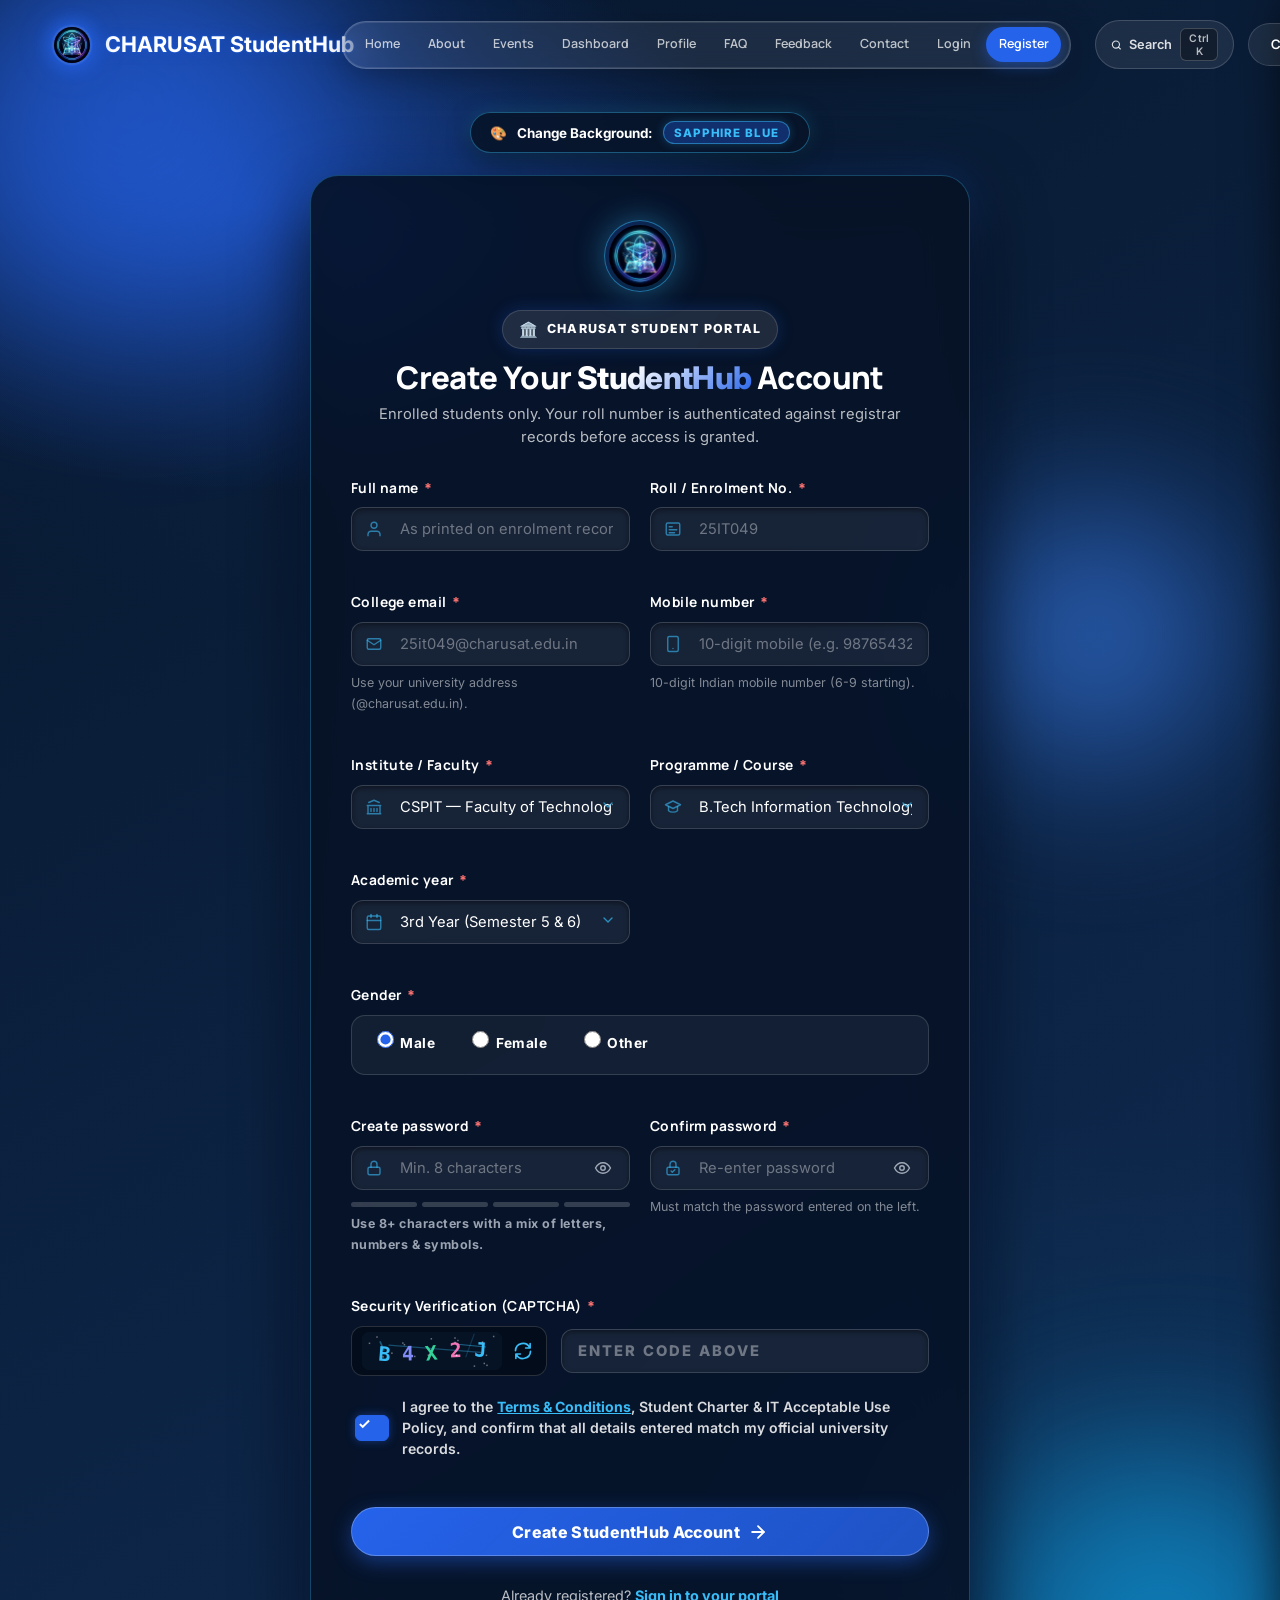
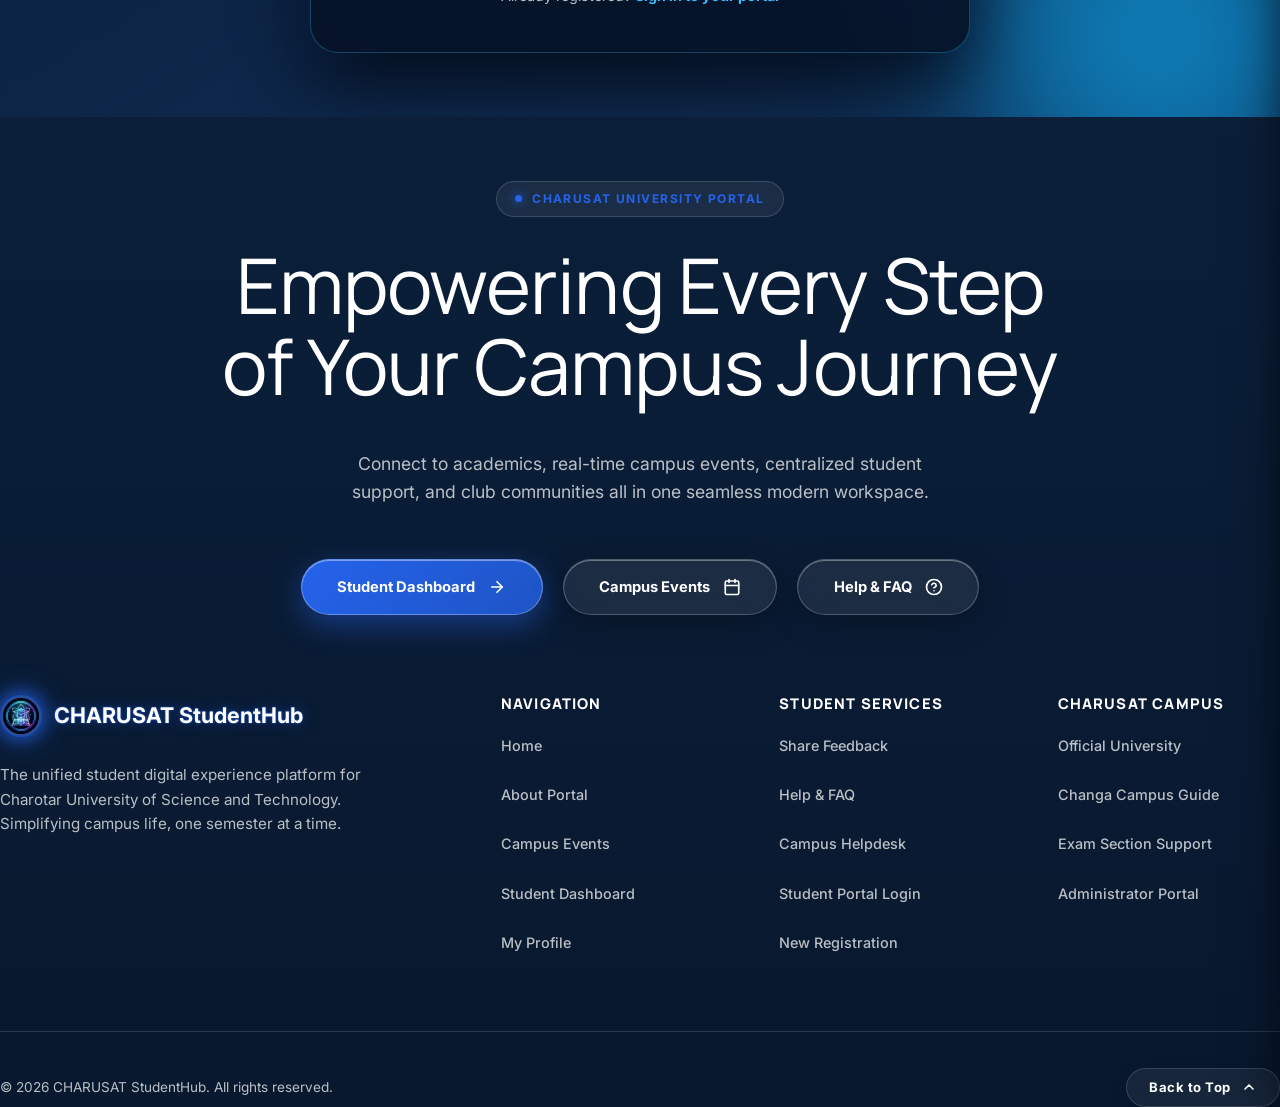
<file: pages/register.html>
<!DOCTYPE html>
<html lang="en">
<head>
  <meta charset="UTF-8">
  <meta name="viewport" content="width=device-width, initial-scale=1.0">
  <meta name="description" content="Create your StudentHub account with your college email, roll number and programme details.">
  <title>Register — CHARUSAT StudentHub</title>
  <link rel="icon" type="image/png" sizes="32x32" href="../images/studenthublogo.png">
  <link rel="icon" type="image/png" sizes="16x16" href="../images/studenthublogo.png">
  <link rel="shortcut icon" href="../favicon.ico">
  <link rel="apple-touch-icon" href="../images/studenthublogo.png">
  <link rel="preconnect" href="https://fonts.googleapis.com">
  <link rel="preconnect" href="https://fonts.gstatic.com" crossorigin>
  <link href="https://fonts.googleapis.com/css2?family=Inter:wght@400;500;600&family=Manrope:wght@400;500;700;800&family=Plus+Jakarta+Sans:wght@600;700;800;900&family=Outfit:wght@600;700;800;900&display=swap" rel="stylesheet">
  <link href="https://fonts.googleapis.com/css2?family=Newsreader:ital,opsz,wght@0,6..72,400;0,6..72,600;0,6..72,700;1,6..72,400&family=Public+Sans:wght@400;500;600;700&display=swap" rel="stylesheet">
  <!-- Stylesheets -->
  <link rel="stylesheet" href="../css/style.css">
  <link rel="stylesheet" href="../css/premium.css">
  <script src="../js/theme.js" defer></script>
  <script src="../js/animations.js" defer></script>
</head>
<body class="auth-page">
  <a class="skip-link" href="#main">Skip to content</a>

  <!-- ================= FLOATING GLASS NAVBAR ================= -->
  <header class="header">
    <a class="logo" href="../index.html" aria-label="CHARUSAT StudentHub Home">
      <img class="logo-mark" src="../images/studenthublogo.png" alt="CHARUSAT StudentHub Logo">
      <span>CHARUSAT StudentHub</span>
    </a>

    <nav class="nav" aria-label="Main Navigation">
      <a href="../index.html" class="nav-item">Home</a>
      <a href="about.html" class="nav-item">About</a>
      <a href="events.html" class="nav-item">Events</a>
      <a href="dashboard.html" class="nav-item">Dashboard</a>
      <a href="profile.html" class="nav-item">Profile</a>
      <a href="faq.html" class="nav-item">FAQ</a>
      <a href="feedback.html" class="nav-item">Feedback</a>
      <a href="contact.html" class="nav-item">Contact</a>
      <a href="login.html" class="nav-item">Login</a>
      <a href="register.html" class="nav-item active" aria-current="page">Register</a>
    </nav>

    <!-- Header CTA -->
    <div style="display: flex; align-items: center; gap: 0.9rem;">
      <a class="contact-btn" href="contact.html">Contact Us</a>
    </div>
  </header>

  <main id="main">
    <section class="auth auth--plain" id="authSection">
      <div class="auth__bg" aria-hidden="true"></div>
      <div class="auth__orb auth__orb--a" aria-hidden="true"></div>
      <div class="auth__orb auth__orb--b" aria-hidden="true"></div>
      <div class="auth__orb auth__orb--c" aria-hidden="true"></div>

      <!-- Dedicated Change Background Floating Control -->
      <div class="auth-theme-toolbar">
        <button type="button" id="changeBgBtn" class="auth-change-bg-btn" aria-label="Change Background Theme" title="Click to cycle dynamic background themes">
          <span class="auth-change-bg-icon">🎨</span>
          <span class="auth-change-bg-text">Change Background:</span>
          <span class="auth-change-bg-tag" id="currentThemeTag">SAPPHIRE BLUE</span>
        </button>
      </div>

      <!-- Main Cyber Dark Sapphire Card (Wide 2-Column Responsive Layout) -->
      <div class="auth__card auth__card--wide" style="max-width: 660px;">

        <!-- Centered Branding & Crest Header -->
        <div style="text-align: center; margin-bottom: 1.75rem;">
          <div style="width: 72px; height: 72px; margin: 0 auto 1.15rem; border-radius: 50%; background: linear-gradient(135deg, rgba(37, 99, 235, 0.25), rgba(14, 165, 233, 0.15)); border: 1.5px solid rgba(56, 189, 248, 0.5); display: grid; place-items: center; box-shadow: 0 0 30px rgba(56, 189, 248, 0.4); backdrop-filter: blur(16px); padding: 4px;">
            <img src="../images/studenthublogo.png" alt="CHARUSAT StudentHub Logo" style="width: 100%; height: 100%; border-radius: 50%; object-fit: cover;">
          </div>
          <div style="display: flex; justify-content: center; margin-bottom: 0.65rem;">
            <span class="badge" style="background: rgba(37, 99, 235, 0.2); border: 1px solid rgba(56, 189, 248, 0.4); color: #38bdf8; font-family: 'Manrope', sans-serif; font-size: 0.78rem; font-weight: 800; letter-spacing: 0.1em; text-transform: uppercase; padding: 0.35rem 1rem; border-radius: 100px; box-shadow: 0 0 16px rgba(37, 99, 235, 0.25); display: inline-flex; align-items: center; gap: 0.5rem;">
              <span style="font-size: 0.95rem;">🏛️</span> CHARUSAT Student Portal
            </span>
          </div>
          <h1 style="font-family: 'Manrope', sans-serif; font-size: clamp(1.85rem, 3.5vw, 2.35rem); font-weight: 800; color: #ffffff; margin: 0 0 0.4rem; line-height: 1.2;">
            Create Your <span class="accent-text">StudentHub</span> Account
          </h1>
          <p style="color: var(--muted-color); font-size: 0.92rem; margin: 0; line-height: 1.55;">
            Enrolled students only. Your roll number is authenticated against registrar records before access is granted.
          </p>
        </div>

        <!-- Registration Container -->
        <div id="registerFormContainer">
          <!-- Unregistered Visitor Redirect Notice Banner -->
          <div id="unregisteredNotice" style="display: none; background: rgba(245, 158, 11, 0.15); border: 1px solid #f59e0b; color: #fde68a; padding: 0.95rem 1.25rem; border-radius: 14px; margin-bottom: 1.5rem; font-size: 0.9rem; line-height: 1.5;">
            🎓 <strong>Welcome to CHARUSAT StudentHub!</strong> You must create your student account first to access the Student Dashboard &amp; Profile. Already registered? <a href="login.html" style="color: #38bdf8; text-decoration: underline; font-weight: 700;">Sign in here &rarr;</a>
          </div>

          <form id="studentRegisterForm" novalidate>
            <!-- 2-Column Responsive Form Grid -->
            <div class="feedback-inputs-grid" style="margin-bottom: 1.25rem;">
              <!-- Field 1: Full Name -->
              <div class="field" style="margin-bottom: 0;">
                <label for="fullname">Full name <span class="req">*</span></label>
                <div class="control">
                  <svg width="18" height="18" viewBox="0 0 24 24" fill="none" stroke="currentColor" stroke-width="1.9" stroke-linecap="round" stroke-linejoin="round" aria-hidden="true">
                    <path d="M20 21v-2a4 4 0 0 0-4-4H8a4 4 0 0 0-4 4v2"/><circle cx="12" cy="7" r="4"/>
                  </svg>
                  <input class="input" type="text" id="fullname" name="fullname" placeholder="As printed on enrolment record" autocomplete="name" required>
                </div>
                <span class="field-error-msg" id="err-fullname" style="display:none; color:#f87171; font-size:0.75rem; margin-top:4px;"></span>
              </div>

              <!-- Field 2: Roll / Enrolment Number -->
              <div class="field" style="margin-bottom: 0;">
                <label for="roll">Roll / Enrolment No. <span class="req">*</span></label>
                <div class="control">
                  <svg width="18" height="18" viewBox="0 0 24 24" fill="none" stroke="currentColor" stroke-width="1.9" stroke-linecap="round" stroke-linejoin="round" aria-hidden="true">
                    <rect x="3" y="4" width="18" height="16" rx="2"/><path d="M7 9h4M7 13h10M7 17h7"/>
                  </svg>
                  <input class="input" type="text" id="roll" name="roll" placeholder="25IT049" autocomplete="off" required>
                </div>
                <span class="field-error-msg" id="err-roll" style="display:none; color:#f87171; font-size:0.75rem; margin-top:4px;"></span>
              </div>

              <!-- Field 3: College Email Address -->
              <div class="field" style="margin-bottom: 0;">
                <label for="email">College email <span class="req">*</span></label>
                <div class="control">
                  <svg width="18" height="18" viewBox="0 0 24 24" fill="none" stroke="currentColor" stroke-width="1.9" stroke-linecap="round" stroke-linejoin="round" aria-hidden="true">
                    <rect x="3" y="5" width="18" height="14" rx="2"/><path d="m3 7 9 6 9-6"/>
                  </svg>
                  <input class="input" type="email" id="email" name="email" placeholder="25it049@charusat.edu.in" autocomplete="email" required>
                </div>
                <span class="field-error-msg" id="err-email" style="display:none; color:#f87171; font-size:0.75rem; margin-top:4px;"></span>
                <p class="hint">Use your university address (@charusat.edu.in).</p>
              </div>

              <!-- Field 4: Mobile Number (Required for P5) -->
              <div class="field" style="margin-bottom: 0;">
                <label for="mobile">Mobile number <span class="req">*</span></label>
                <div class="control">
                  <svg width="18" height="18" viewBox="0 0 24 24" fill="none" stroke="currentColor" stroke-width="1.9" stroke-linecap="round" stroke-linejoin="round" aria-hidden="true">
                    <rect x="5" y="2" width="14" height="20" rx="2" ry="2"/><line x1="12" y1="18" x2="12.01" y2="18"/>
                  </svg>
                  <input class="input" type="tel" id="mobile" name="mobile" placeholder="10-digit mobile (e.g. 9876543210)" autocomplete="tel" required maxlength="10">
                </div>
                <span class="field-error-msg" id="err-mobile" style="display:none; color:#f87171; font-size:0.75rem; margin-top:4px;"></span>
                <p class="hint">10-digit Indian mobile number (6-9 starting).</p>
              </div>

              <!-- Field 5a: Institute Selection (Practical 6 Intermediate: Dependent Dropdowns) -->
              <div class="field" style="margin-bottom: 0;">
                <label for="instituteSelect">Institute / Faculty <span class="req">*</span></label>
                <div class="control">
                  <svg width="18" height="18" viewBox="0 0 24 24" fill="none" stroke="currentColor" stroke-width="1.9" stroke-linecap="round" stroke-linejoin="round" aria-hidden="true">
                    <path d="M3 21h18M3 10h18M5 6l7-3 7 3M4 10v11M20 10v11M8 14v4M12 14v4M16 14v4"/>
                  </svg>
                  <select class="select" id="instituteSelect" name="institute" required>
                    <option value="CSPIT" selected>CSPIT — Faculty of Technology (Engineering)</option>
                    <option value="DEPSTAR">DEPSTAR — Devang Patel Institute</option>
                    <option value="CMPICA">CMPICA — Computer Applications (MCA/BCA)</option>
                    <option value="RPCP">RPCP — Ramanbhai Patel College of Pharmacy</option>
                    <option value="I2IM">I2IM — Indukaka Ipcowala Management</option>
                  </select>
                  <span class="control__caret" aria-hidden="true">
                    <svg width="16" height="16" viewBox="0 0 24 24" fill="none" stroke="currentColor" stroke-width="2" stroke-linecap="round" stroke-linejoin="round"><path d="m6 9 6 6 6-6"/></svg>
                  </span>
                </div>
              </div>

              <!-- Field 5b: Programme / Course (Populated Dynamically via Dependent Dropdown) -->
              <div class="field" style="margin-bottom: 0;">
                <label for="programme">Programme / Course <span class="req">*</span></label>
                <div class="control">
                  <svg width="18" height="18" viewBox="0 0 24 24" fill="none" stroke="currentColor" stroke-width="1.9" stroke-linecap="round" stroke-linejoin="round" aria-hidden="true">
                    <path d="m2 9 10-5 10 5-10 5z"/><path d="M6 11.5V17c3 2.5 9 2.5 12 0v-5.5"/>
                  </svg>
                  <select class="select" id="programme" name="programme" required>
                    <option value="B.Tech Information Technology" selected>B.Tech Information Technology</option>
                    <option value="B.Tech Computer Engineering">B.Tech Computer Engineering</option>
                    <option value="B.Tech Electronics &amp; Communication">B.Tech Electronics &amp; Communication</option>
                    <option value="B.Tech Mechanical Engineering">B.Tech Mechanical Engineering</option>
                    <option value="B.Tech Civil Engineering">B.Tech Civil Engineering</option>
                    <option value="B.Tech Electrical Engineering">B.Tech Electrical Engineering</option>
                  </select>
                  <span class="control__caret" aria-hidden="true">
                    <svg width="16" height="16" viewBox="0 0 24 24" fill="none" stroke="currentColor" stroke-width="2" stroke-linecap="round" stroke-linejoin="round"><path d="m6 9 6 6 6-6"/></svg>
                  </span>
                </div>
                <span class="field-error-msg" id="err-programme" style="display:none; color:#f87171; font-size:0.75rem; margin-top:4px;"></span>
              </div>

              <!-- Field 6: Academic Year (Required for P5) -->
              <div class="field" style="margin-bottom: 0;">
                <label for="year">Academic year <span class="req">*</span></label>
                <div class="control">
                  <svg width="18" height="18" viewBox="0 0 24 24" fill="none" stroke="currentColor" stroke-width="1.9" stroke-linecap="round" stroke-linejoin="round" aria-hidden="true">
                    <rect x="3" y="4" width="18" height="18" rx="2" ry="2"/><line x1="16" y1="2" x2="16" y2="6"/><line x1="8" y1="2" x2="8" y2="6"/><line x1="3" y1="10" x2="21" y2="10"/>
                  </svg>
                  <select class="select" id="year" name="year" required>
                    <option value="">Select current year</option>
                    <option value="1st Year (Semester 1 & 2)">1st Year (Semester 1 &amp; 2)</option>
                    <option value="2nd Year (Semester 3 & 4)">2nd Year (Semester 3 &amp; 4)</option>
                    <option value="3rd Year (Semester 5 & 6)" selected>3rd Year (Semester 5 &amp; 6)</option>
                    <option value="4th Year (Semester 7 & 8)">4th Year (Semester 7 &amp; 8)</option>
                  </select>
                  <span class="control__caret" aria-hidden="true">
                    <svg width="16" height="16" viewBox="0 0 24 24" fill="none" stroke="currentColor" stroke-width="2" stroke-linecap="round" stroke-linejoin="round"><path d="m6 9 6 6 6-6"/></svg>
                  </span>
                </div>
                <span class="field-error-msg" id="err-year" style="display:none; color:#f87171; font-size:0.75rem; margin-top:4px;"></span>
              </div>

              <!-- Field 7: Gender Radio Group (Required for P5) -->
              <div class="field" style="margin-bottom: 0; grid-column: 1 / -1;">
                <label>Gender <span class="req">*</span></label>
                <div style="display: flex; gap: 2rem; align-items: center; margin-top: 0.35rem; padding: 0.75rem 1.25rem; background: rgba(255, 255, 255, 0.05); border: 1px solid rgba(255, 255, 255, 0.14); border-radius: 14px;">
                  <label style="display: inline-flex; align-items: center; gap: 0.55rem; color: #ffffff; cursor: pointer; font-size: 0.92rem;">
                    <input type="radio" name="gender" value="Male" checked style="accent-color: var(--accent-color); width: 17px; height: 17px;">
                    <span>Male</span>
                  </label>
                  <label style="display: inline-flex; align-items: center; gap: 0.55rem; color: #ffffff; cursor: pointer; font-size: 0.92rem;">
                    <input type="radio" name="gender" value="Female" style="accent-color: var(--accent-color); width: 17px; height: 17px;">
                    <span>Female</span>
                  </label>
                  <label style="display: inline-flex; align-items: center; gap: 0.55rem; color: #ffffff; cursor: pointer; font-size: 0.92rem;">
                    <input type="radio" name="gender" value="Other" style="accent-color: var(--accent-color); width: 17px; height: 17px;">
                    <span>Other</span>
                  </label>
                </div>
                <span class="field-error-msg" id="err-gender" style="display:none; color:#f87171; font-size:0.75rem; margin-top:4px;"></span>
              </div>

              <!-- Field 8: Create Password -->
              <div class="field" style="margin-bottom: 0;">
                <label for="password">Create password <span class="req">*</span></label>
                <div class="control">
                  <svg width="18" height="18" viewBox="0 0 24 24" fill="none" stroke="currentColor" stroke-width="1.9" stroke-linecap="round" stroke-linejoin="round" aria-hidden="true">
                    <rect x="4" y="11" width="16" height="10" rx="2"/><path d="M8 11V7a4 4 0 0 1 8 0v4"/>
                  </svg>
                  <button class="pw-toggle" type="button" aria-controls="password" aria-label="Show password">
                    <svg width="18" height="18" viewBox="0 0 24 24" fill="none" stroke="currentColor" stroke-width="1.9" stroke-linecap="round" stroke-linejoin="round" aria-hidden="true">
                      <path d="M2 12s3.6-7 10-7 10 7 10 7-3.6 7-10 7-10-7-10-7Z"/><circle cx="12" cy="12" r="3"/>
                    </svg>
                  </button>
                  <input class="input" type="password" id="password" name="password" placeholder="Min. 8 characters" autocomplete="new-password" minlength="8" required>
                </div>
                <span class="field-error-msg" id="err-password" style="display:none; color:#f87171; font-size:0.75rem; margin-top:4px;"></span>
                <!-- Password Strength Meter -->
                <div class="meter" id="pw-meter" data-score="0">
                  <div class="meter__track" aria-hidden="true"><i></i><i></i><i></i><i></i></div>
                  <span class="meter__label" role="status">Use 8+ characters with a mix of letters, numbers &amp; symbols.</span>
                </div>
              </div>

              <!-- Field 9: Confirm Password -->
              <div class="field" style="margin-bottom: 0;">
                <label for="confirm-password">Confirm password <span class="req">*</span></label>
                <div class="control">
                  <svg width="18" height="18" viewBox="0 0 24 24" fill="none" stroke="currentColor" stroke-width="1.9" stroke-linecap="round" stroke-linejoin="round" aria-hidden="true">
                    <rect x="4" y="11" width="16" height="10" rx="2"/><path d="M8 11V7a4 4 0 0 1 8 0v4"/><path d="m9.5 16 1.6 1.6 3.4-3.4"/>
                  </svg>
                  <button class="pw-toggle" type="button" aria-controls="confirm-password" aria-label="Show password">
                    <svg width="18" height="18" viewBox="0 0 24 24" fill="none" stroke="currentColor" stroke-width="1.9" stroke-linecap="round" stroke-linejoin="round" aria-hidden="true">
                      <path d="M2 12s3.6-7 10-7 10 7 10 7-3.6 7-10 7-10-7-10-7Z"/><circle cx="12" cy="12" r="3"/>
                    </svg>
                  </button>
                  <input class="input" type="password" id="confirm-password" name="confirm-password" placeholder="Re-enter password" autocomplete="new-password" required>
                </div>
                <span class="field-error-msg" id="err-confirm-password" style="display:none; color:#f87171; font-size:0.75rem; margin-top:4px;"></span>
                <p class="hint" id="pw-match-hint" style="color: rgba(255, 255, 255, 0.5);">Must match the password entered on the left.</p>
              </div>
            </div>

            <!-- Field 10: Canvas Security CAPTCHA (Practical 5 Advanced Extension) -->
            <div class="field" style="margin-top: 1.25rem; margin-bottom: 0;">
              <label for="captchaInput">Security Verification (CAPTCHA) <span class="req">*</span></label>
              <div style="display: flex; gap: 0.85rem; align-items: center; flex-wrap: wrap;">
                <div style="display: inline-flex; align-items: center; gap: 0.5rem; background: rgba(0, 0, 0, 0.35); padding: 5px 10px; border-radius: 12px; border: 1px solid rgba(255, 255, 255, 0.15);">
                  <canvas id="regCaptchaCanvas" width="140" height="38" style="border-radius: 8px; background: rgba(255, 255, 255, 0.05); vertical-align: middle;"></canvas>
                  <button type="button" id="refreshCaptchaBtn" title="Refresh CAPTCHA code" aria-label="Refresh CAPTCHA" style="background: none; border: none; color: #38bdf8; cursor: pointer; padding: 4px; display: inline-flex; align-items: center;">
                    <svg width="18" height="18" viewBox="0 0 24 24" fill="none" stroke="currentColor" stroke-width="2.2" stroke-linecap="round" stroke-linejoin="round"><path d="M21.5 2v6h-6M2.5 22v-6h6M2 11.5a10 10 0 0 1 18.8-4.3M22 12.5a10 10 0 0 1-18.8 4.2"/></svg>
                  </button>
                </div>
                <div class="control" style="flex: 1; min-width: 170px;">
                  <input class="input" type="text" id="captchaInput" placeholder="Enter code above" maxlength="6" autocomplete="off" required style="letter-spacing: 0.15em; font-weight: 800; text-transform: uppercase;">
                </div>
              </div>
              <span class="field-error-msg" id="err-captcha" style="display:none; color:#f87171; font-size:0.75rem; margin-top:4px;"></span>
            </div>

            <!-- Terms Checkbox -->
            <div style="margin-top: 1.25rem; margin-bottom: 0.5rem;">
              <label class="check mb-5" for="terms" style="display: flex; align-items: flex-start; gap: 0.75rem; cursor: pointer;">
                <input type="checkbox" id="terms" name="terms" required checked style="margin-top: 3px;">
                <span style="color: rgba(255, 255, 255, 0.85); font-size: 0.88rem; line-height: 1.5;">
                  I agree to the <a href="terms.html" target="_blank" style="color: #38bdf8; text-decoration: underline; font-weight: 700;">Terms &amp; Conditions</a>, Student Charter &amp; IT Acceptable Use Policy, and confirm that all details entered match my official university records.
                </span>
              </label>
              <span class="field-error-msg" id="err-terms" style="display:none; color:#f87171; font-size:0.75rem; margin-top:4px;"></span>
            </div>

            <!-- Submit Button -->
            <button class="btn btn--primary btn--block btn--lg" type="submit" id="registerSubmitBtn" style="padding: 1rem 2rem; font-size: 1rem; font-weight: 800; display: flex; align-items: center; justify-content: center; gap: 0.75rem; border-radius: 100px;">
              <span>Create StudentHub Account</span>
              <svg width="20" height="20" viewBox="0 0 24 24" fill="none" stroke="currentColor" stroke-width="2.2" stroke-linecap="round" stroke-linejoin="round" aria-hidden="true">
                <line x1="5" y1="12" x2="19" y2="12"></line>
                <polyline points="12 5 19 12 12 19"></polyline>
              </svg>
            </button>
          </form>

          <p class="auth__alt">
            Already registered? <a href="login.html">Sign in to your portal</a>
          </p>
        </div>

        <!-- Registration Success Receipt Screen (Initially Hidden) -->
        <div id="registerSuccessScreen" style="display: none; text-align: center; padding: 1.5rem 0.5rem;">
          <div class="success__ring" style="width: 84px; height: 84px; margin: 0 auto 1.5rem; border-radius: 50%; background: rgba(16, 185, 129, 0.18); border: 2px solid #10b981; color: #34d399; box-shadow: 0 0 30px rgba(16, 185, 129, 0.45); display: grid; place-items: center;">
            <svg width="44" height="44" viewBox="0 0 24 24" fill="none" stroke="#34d399" stroke-width="2.6" stroke-linecap="round" stroke-linejoin="round" aria-hidden="true">
              <path d="m5 12.5 4.6 4.6L19 7.7"/>
            </svg>
          </div>
          <div style="display: inline-block; background: rgba(16, 185, 129, 0.15); border: 1px solid rgba(16, 185, 129, 0.4); color: #34d399; font-size: 0.78rem; font-weight: 800; text-transform: uppercase; letter-spacing: 0.1em; padding: 0.35rem 1.15rem; border-radius: 100px; margin-bottom: 0.85rem;">
            Enrolment Verified
          </div>
          <h3 style="font-family: 'Manrope', sans-serif; font-size: 1.85rem; font-weight: 800; color: #ffffff; margin-bottom: 0.5rem;">
            Account Created Successfully!
          </h3>
          <p style="color: rgba(255, 255, 255, 0.75); font-size: 0.95rem; max-width: 500px; margin: 0 auto 1.5rem; line-height: 1.65;">
            Welcome to CHARUSAT StudentHub! Your university credentials have been verified and your student account is active.
          </p>

          <!-- Digital Confirmation Card -->
          <div class="feedback-receipt-card" style="margin-bottom: 2rem;">
            <div class="feedback-receipt-row">
              <span>Account Confirmation ID:</span>
              <strong style="color: #38bdf8; font-family: monospace; font-size: 0.95rem;" id="reg-receipt-id">SH-REG-2026-9281</strong>
            </div>
            <div class="feedback-receipt-row">
              <span>Student Name:</span>
              <strong id="reg-receipt-name">Tirth Ladani</strong>
            </div>
            <div class="feedback-receipt-row">
              <span>Roll / Enrolment No:</span>
              <strong style="color: #38bdf8;" id="reg-receipt-roll">25IT049</strong>
            </div>
            <div class="feedback-receipt-row">
              <span>Registered Programme:</span>
              <strong id="reg-receipt-prog">B.Tech Information Technology</strong>
            </div>
            <div class="feedback-receipt-row">
              <span>College Email:</span>
              <strong id="reg-receipt-email">25it049@charusat.edu.in</strong>
            </div>
            <div class="feedback-receipt-row">
              <span>Mobile Number:</span>
              <strong id="reg-receipt-mobile">+91 9876543210</strong>
            </div>
            <div class="feedback-receipt-row">
              <span>Academic Year:</span>
              <strong id="reg-receipt-year">3rd Year (Semester 5 &amp; 6)</strong>
            </div>
            <div class="feedback-receipt-row">
              <span>Gender:</span>
              <strong id="reg-receipt-gender">Male</strong>
            </div>
            <div class="feedback-receipt-row">
              <span>Account Status:</span>
              <strong style="color: #34d399;">Active (Access Granted)</strong>
            </div>
          </div>

          <a href="login.html" class="btn btn--primary btn--block btn--lg" style="padding: 1rem 2rem; font-size: 1rem; font-weight: 800; display: flex; align-items: center; justify-content: center; gap: 0.65rem; border-radius: 100px; text-decoration: none;">
            <span>Proceed to Student Sign In →</span>
          </a>
        </div>

      </div>
    </section>
  </main>

  <!-- ================= UNIFIED CYBER FOOTER ================= -->
  <div class="footer-wrap">
    <footer class="footer">
      <!-- Top Call-to-Action Section -->
      <div class="footer-hero-actions">
        <div class="footer-hero-tag">CHARUSAT UNIVERSITY PORTAL</div>
        <h3 class="footer-hero-headline">Empowering Every Step of Your Campus Journey</h3>
        <p class="footer-hero-desc">
          Connect to academics, real-time campus events, centralized student support, 
          and club communities all in one seamless modern workspace.
        </p>
        <div class="footer-pill-btn-group">
          <a href="dashboard.html" class="footer-glass-pill footer-glass-pill--primary">
            <span>Student Dashboard</span>
            <svg width="18" height="18" viewBox="0 0 24 24" fill="none" stroke="currentColor" stroke-width="2.2" stroke-linecap="round" stroke-linejoin="round">
              <line x1="5" y1="12" x2="19" y2="12"></line>
              <polyline points="12 5 19 12 12 19"></polyline>
            </svg>
          </a>
          <a href="events.html" class="footer-glass-pill">
            <span>Campus Events</span>
            <svg width="18" height="18" viewBox="0 0 24 24" fill="none" stroke="currentColor" stroke-width="2.2" stroke-linecap="round" stroke-linejoin="round">
              <rect x="3" y="4" width="18" height="18" rx="2" ry="2"></rect>
              <line x1="16" y1="2" x2="16" y2="6"></line>
              <line x1="8" y1="2" x2="8" y2="6"></line>
              <line x1="3" y1="10" x2="21" y2="10"></line>
            </svg>
          </a>
          <a href="faq.html" class="footer-glass-pill">
            <span>Help &amp; FAQ</span>
            <svg width="18" height="18" viewBox="0 0 24 24" fill="none" stroke="currentColor" stroke-width="2.2" stroke-linecap="round" stroke-linejoin="round">
              <circle cx="12" cy="12" r="10"></circle>
              <path d="M9.09 9a3 3 0 0 1 5.83 1c0 2-3 3-3 3"></path>
              <line x1="12" y1="17" x2="12.01" y2="17"></line>
            </svg>
          </a>
        </div>
      </div>

      <!-- Footer Columns Grid -->
      <div class="footer-grid">
        <div class="footer-brand">
          <a class="logo" href="../index.html">
            <img class="logo-mark" src="../images/studenthublogo.png" alt="CHARUSAT StudentHub Logo">
            <span>CHARUSAT StudentHub</span>
          </a>
          <p>
            The unified student digital experience platform for Charotar University of Science and Technology.
            Simplifying campus life, one semester at a time.
          </p>
        </div>

        <div class="footer-col">
          <h4>Navigation</h4>
          <ul>
            <li><a href="../index.html">Home</a></li>
            <li><a href="about.html">About Portal</a></li>
            <li><a href="events.html">Campus Events</a></li>
            <li><a href="dashboard.html">Student Dashboard</a></li>
            <li><a href="profile.html">My Profile</a></li>
          </ul>
        </div>

        <div class="footer-col">
          <h4>Student Services</h4>
          <ul>
            <li><a href="feedback.html">Share Feedback</a></li>
            <li><a href="faq.html">Help &amp; FAQ</a></li>
            <li><a href="contact.html">Campus Helpdesk</a></li>
            <li><a href="login.html">Student Portal Login</a></li>
            <li><a href="register.html">New Registration</a></li>
          </ul>
        </div>

        <div class="footer-col">
          <h4>CHARUSAT Campus</h4>
          <ul>
            <li><a href="https://www.charusat.ac.in/" target="_blank" rel="noopener">Official University</a></li>
            <li><a href="about.html#campus-map">Changa Campus Guide</a></li>
            <li><a href="contact.html">Exam Section Support</a></li>
            <li><a href="admin.html">Administrator Portal</a></li>
          </ul>
        </div>
      </div>

      <!-- Bottom Copyright Bar -->
      <div class="footer-bottom-bar">
        <div>
          &copy; 2026 CHARUSAT StudentHub. All rights reserved.
        </div>
        <button type="button" class="back-to-top-btn" aria-label="Back to top">
          <span>Back to Top</span>
          <svg width="16" height="16" viewBox="0 0 24 24" fill="none" stroke="currentColor" stroke-width="2.5" stroke-linecap="round" stroke-linejoin="round">
            <polyline points="18 15 12 9 6 15"></polyline>
          </svg>
        </button>
      </div>
    </footer>
  </div>

  <!-- Unified Data and Scripts -->
  <script src="../js/portal-data.js"></script>
  <script src="../js/script.js"></script>

  <!-- Interactive Registration Controller -->
  <script>
    document.addEventListener('DOMContentLoaded', function () {
      'use strict';

      var form = document.getElementById('studentRegisterForm');
      var fullnameInput = document.getElementById('fullname');
      var rollInput = document.getElementById('roll');
      var emailInput = document.getElementById('email');
      var mobileInput = document.getElementById('mobile');
      var instituteSelect = document.getElementById('instituteSelect');
      var programmeSelect = document.getElementById('programme');
      var yearSelect = document.getElementById('year');
      var passwordInput = document.getElementById('password');
      var confirmPasswordInput = document.getElementById('confirm-password');
      var captchaInput = document.getElementById('captchaInput');
      var refreshCaptchaBtn = document.getElementById('refreshCaptchaBtn');
      var termsCheck = document.getElementById('terms');
      var formContainer = document.getElementById('registerFormContainer');
      var successScreen = document.getElementById('registerSuccessScreen');
      var changeBgBtn = document.getElementById('changeBgBtn');
      var currentThemeTag = document.getElementById('currentThemeTag');

      // Practical 6 Intermediate Extension: Dependent Dropdown (Institute -> Programme)
      var PROGRAMMES_BY_INSTITUTE = {
        CSPIT: [
          'B.Tech Information Technology',
          'B.Tech Computer Engineering',
          'B.Tech Electronics & Communication',
          'B.Tech Mechanical Engineering',
          'B.Tech Civil Engineering',
          'B.Tech Electrical Engineering'
        ],
        DEPSTAR: [
          'B.Tech Computer Science & Engineering',
          'B.Tech Information Technology',
          'B.Tech Computer Engineering'
        ],
        CMPICA: [
          'Master of Computer Applications (MCA)',
          'Bachelor of Computer Applications (BCA)',
          'M.Sc Information Technology'
        ],
        RPCP: [
          'Bachelor of Pharmacy (B.Pharm)',
          'Master of Pharmacy (M.Pharm)'
        ],
        I2IM: [
          'Master of Business Administration (MBA)',
          'Bachelor of Business Administration (BBA)'
        ]
      };

      function updateProgrammes(inst) {
        if (!programmeSelect) return;
        var list = PROGRAMMES_BY_INSTITUTE[inst] || PROGRAMMES_BY_INSTITUTE.CSPIT;
        programmeSelect.innerHTML = '';
        list.forEach(function (prog, idx) {
          var opt = document.createElement('option');
          opt.value = prog;
          opt.textContent = prog;
          if (idx === 0) opt.selected = true;
          programmeSelect.appendChild(opt);
        });
      }

      if (instituteSelect) {
        instituteSelect.addEventListener('change', function () {
          updateProgrammes(instituteSelect.value);
        });
        updateProgrammes(instituteSelect.value || 'CSPIT');
      }

      var themeOrder = ['blue', 'green', 'aurora', 'midnight'];
      var themeLabels = {
        blue: 'SAPPHIRE BLUE',
        green: 'EMERALD GREEN',
        aurora: 'COSMIC AURORA',
        midnight: 'MIDNIGHT STEALTH'
      };

      function updateThemeTag(themeKey) {
        if (!currentThemeTag) return;
        var key = themeKey || ((window.StudentHubTheme && window.StudentHubTheme.get) ? window.StudentHubTheme.get() : 'blue');
        currentThemeTag.textContent = themeLabels[key] || 'SAPPHIRE BLUE';
      }

      if (changeBgBtn) {
        changeBgBtn.addEventListener('click', function () {
          var cur = (window.StudentHubTheme && window.StudentHubTheme.get) ? window.StudentHubTheme.get() : 'blue';
          var curIdx = themeOrder.indexOf(cur);
          var nextTheme = themeOrder[(curIdx + 1) % themeOrder.length];
          if (window.StudentHubTheme && typeof window.StudentHubTheme.apply === 'function') {
            window.StudentHubTheme.apply(nextTheme);
          }
          updateThemeTag(nextTheme);
        });
      }

      window.addEventListener('themeChanged', function (e) {
        if (e.detail && e.detail.themeName) {
          updateThemeTag(e.detail.themeName);
        }
      });

      // Initial tag sync
      var initialActiveTheme = (window.StudentHubTheme && window.StudentHubTheme.get) ? window.StudentHubTheme.get() : 'blue';
      updateThemeTag(initialActiveTheme);

      // =========================================================================
      // Practical 5: Robust Frontend Regex Validation & Error Handling Engine
      // =========================================================================
      var REGEX = {
        name: /^[A-Za-z\s]{3,50}$/,
        roll: /^[0-9]{2}[A-Za-z]{2,3}[0-9]{3}$/i,
        email: /^[a-zA-Z0-9._%+-]+@[a-zA-Z0-9.-]+\.[a-zA-Z]{2,}$/,
        mobile: /^[6-9]\d{9}$/,
        password: /^(?=.*[a-z])(?=.*[A-Z])(?=.*\d)(?=.*[^A-Za-z0-9]).{8,}$/
      };

      function setError(element, errId, msg) {
        if (!element) return;
        element.style.borderColor = '#ef4444';
        element.style.boxShadow = '0 0 10px rgba(239, 68, 68, 0.35)';
        var errEl = document.getElementById(errId);
        if (errEl) {
          errEl.textContent = '⚠ ' + msg;
          errEl.style.display = 'block';
        }
      }

      function clearError(element, errId) {
        if (!element) return;
        element.style.borderColor = '';
        element.style.boxShadow = '';
        var errEl = document.getElementById(errId);
        if (errEl) {
          errEl.textContent = '';
          errEl.style.display = 'none';
        }
      }

      function getSelectedGender() {
        var checked = document.querySelector('input[name="gender"]:checked');
        return checked ? checked.value : '';
      }

      // Real-time Field Validators
      function validateName() {
        var v = fullnameInput.value.trim();
        if (!v) { setError(fullnameInput, 'err-fullname', 'Full name is required.'); return false; }
        if (!REGEX.name.test(v)) { setError(fullnameInput, 'err-fullname', 'Enter valid full name (letters & spaces only, 3-50 chars).'); return false; }
        clearError(fullnameInput, 'err-fullname');
        return true;
      }

      function validateRoll() {
        var v = rollInput.value.trim().toUpperCase();
        if (!v) { setError(rollInput, 'err-roll', 'Roll / Enrolment number is required.'); return false; }
        if (!REGEX.roll.test(v)) { setError(rollInput, 'err-roll', 'Invalid roll format. Expected format like 25IT049.'); return false; }
        clearError(rollInput, 'err-roll');
        return true;
      }

      function validateEmail() {
        var v = emailInput.value.trim();
        if (!v) { setError(emailInput, 'err-email', 'University email address is required.'); return false; }
        if (!REGEX.email.test(v)) { setError(emailInput, 'err-email', 'Enter a valid email address (e.g. 25it049@charusat.edu.in).'); return false; }
        clearError(emailInput, 'err-email');
        return true;
      }

      function validateMobile() {
        var v = mobileInput.value.trim();
        if (!v) { setError(mobileInput, 'err-mobile', 'Mobile number is required.'); return false; }
        if (!REGEX.mobile.test(v)) { setError(mobileInput, 'err-mobile', 'Enter a valid 10-digit Indian mobile number starting with 6-9.'); return false; }
        clearError(mobileInput, 'err-mobile');
        return true;
      }

      function validateProgramme() {
        var v = programmeSelect.value;
        if (!v) { setError(programmeSelect, 'err-programme', 'Please select your programme / department.'); return false; }
        clearError(programmeSelect, 'err-programme');
        return true;
      }

      function validateYear() {
        var v = yearSelect.value;
        if (!v) { setError(yearSelect, 'err-year', 'Please select your academic year.'); return false; }
        clearError(yearSelect, 'err-year');
        return true;
      }

      function validateGender() {
        var g = getSelectedGender();
        if (!g) {
          var errEl = document.getElementById('err-gender');
          if (errEl) { errEl.textContent = '⚠ Please select a gender.'; errEl.style.display = 'block'; }
          return false;
        }
        var errEl = document.getElementById('err-gender');
        if (errEl) errEl.style.display = 'none';
        return true;
      }

      function validatePassword() {
        var v = passwordInput.value;
        if (!v) { setError(passwordInput, 'err-password', 'Password is required.'); return false; }
        if (v.length < 8) { setError(passwordInput, 'err-password', 'Password must be at least 8 characters long.'); return false; }
        if (!REGEX.password.test(v)) { setError(passwordInput, 'err-password', 'Password must include uppercase, lowercase, number, and special symbol.'); return false; }
        clearError(passwordInput, 'err-password');
        return true;
      }

      function validateConfirmPassword() {
        var p = passwordInput.value;
        var cp = confirmPasswordInput.value;
        if (!cp) { setError(confirmPasswordInput, 'err-confirm-password', 'Please confirm your password.'); return false; }
        if (p !== cp) { setError(confirmPasswordInput, 'err-confirm-password', 'Passwords do not match.'); return false; }
        clearError(confirmPasswordInput, 'err-confirm-password');
        return true;
      }

      function validateTerms() {
        if (!termsCheck.checked) {
          var errEl = document.getElementById('err-terms');
          if (errEl) { errEl.textContent = '⚠ You must accept terms and conditions to proceed.'; errEl.style.display = 'block'; }
          return false;
        }
        var errEl = document.getElementById('err-terms');
        if (errEl) errEl.style.display = 'none';
        return true;
      }

      // Practical 5 Advanced Extension: Custom Canvas CAPTCHA Generator & Validator
      var currentCaptcha = '';
      function generateCaptcha() {
        var chars = 'ABCDEFGHJKLMNPQRSTUVWXYZ23456789';
        var code = '';
        for (var i = 0; i < 5; i++) {
          code += chars.charAt(Math.floor(Math.random() * chars.length));
        }
        currentCaptcha = code;

        var cv = document.getElementById('regCaptchaCanvas');
        if (!cv) return;
        var ctx = cv.getContext('2d');
        ctx.clearRect(0, 0, cv.width, cv.height);

        // Cyber glassmorphism dark background
        ctx.fillStyle = '#061325';
        ctx.fillRect(0, 0, cv.width, cv.height);

        // Decorative noise lines
        for (var l = 0; l < 4; l++) {
          ctx.strokeStyle = 'rgba(56, 189, 248, ' + (0.2 + Math.random() * 0.3) + ')';
          ctx.lineWidth = 1 + Math.random();
          ctx.beginPath();
          ctx.moveTo(Math.random() * cv.width, Math.random() * cv.height);
          ctx.lineTo(Math.random() * cv.width, Math.random() * cv.height);
          ctx.stroke();
        }

        // Render wavy characters
        ctx.font = 'bold 20px "Plus Jakarta Sans", monospace';
        for (var c = 0; c < code.length; c++) {
          ctx.save();
          var x = 16 + c * 24;
          var y = 26 + (Math.random() * 6 - 3);
          var angle = (Math.random() * 24 - 12) * Math.PI / 180;
          ctx.translate(x, y);
          ctx.rotate(angle);
          ctx.fillStyle = ['#38bdf8', '#818cf8', '#34d399', '#f472b6', '#38bdf8'][c % 5];
          ctx.fillText(code[c], 0, 0);
          ctx.restore();
        }

        // Noise dots
        for (var d = 0; d < 20; d++) {
          ctx.fillStyle = 'rgba(255, 255, 255, 0.4)';
          ctx.fillRect(Math.random() * cv.width, Math.random() * cv.height, 1.5, 1.5);
        }
      }

      function validateCaptcha() {
        if (!captchaInput) return true;
        var val = captchaInput.value.trim().toUpperCase();
        if (!val) {
          setError(captchaInput, 'err-captcha', 'Please enter the security verification code.');
          return false;
        }
        if (val !== currentCaptcha) {
          setError(captchaInput, 'err-captcha', 'Incorrect security code. A new code has been generated.');
          generateCaptcha();
          captchaInput.value = '';
          return false;
        }
        clearError(captchaInput, 'err-captcha');
        return true;
      }

      // Initialize CAPTCHA
      generateCaptcha();
      if (refreshCaptchaBtn) {
        refreshCaptchaBtn.addEventListener('click', generateCaptcha);
      }
      if (captchaInput) {
        captchaInput.addEventListener('input', function () {
          if (captchaInput.value.trim().toUpperCase() === currentCaptcha) {
            clearError(captchaInput, 'err-captcha');
          }
        });
      }

      // Attach Real-time Listeners (keyup, change, blur)
      if (fullnameInput) { fullnameInput.addEventListener('input', validateName); fullnameInput.addEventListener('blur', validateName); }
      if (rollInput) { rollInput.addEventListener('input', validateRoll); rollInput.addEventListener('blur', validateRoll); }
      if (emailInput) { emailInput.addEventListener('input', validateEmail); emailInput.addEventListener('blur', validateEmail); }
      if (mobileInput) { mobileInput.addEventListener('input', validateMobile); mobileInput.addEventListener('blur', validateMobile); }
      if (programmeSelect) { programmeSelect.addEventListener('change', validateProgramme); }
      if (yearSelect) { yearSelect.addEventListener('change', validateYear); }
      document.querySelectorAll('input[name="gender"]').forEach(function (r) { r.addEventListener('change', validateGender); });
      if (passwordInput) { passwordInput.addEventListener('input', validatePassword); passwordInput.addEventListener('blur', validatePassword); }
      if (confirmPasswordInput) { confirmPasswordInput.addEventListener('input', validateConfirmPassword); confirmPasswordInput.addEventListener('blur', validateConfirmPassword); }
      if (termsCheck) { termsCheck.addEventListener('change', validateTerms); }

      // Form Submission Handler
      if (form) {
        form.addEventListener('submit', function (e) {
          e.preventDefault();

          var isNameValid = validateName();
          var isRollValid = validateRoll();
          var isEmailValid = validateEmail();
          var isMobileValid = validateMobile();
          var isProgValid = validateProgramme();
          var isYearValid = validateYear();
          var isGenderValid = validateGender();
          var isPassValid = validatePassword();
          var isConfirmValid = validateConfirmPassword();
          var isCaptchaValid = validateCaptcha();
          var isTermsValid = validateTerms();

          if (!isNameValid || !isRollValid || !isEmailValid || !isMobileValid || !isProgValid || !isYearValid || !isGenderValid || !isPassValid || !isConfirmValid || !isCaptchaValid || !isTermsValid) {
            // Focus first error field
            var firstErr = form.querySelector('.input[style*="rgb(239, 68, 68)"], .select[style*="rgb(239, 68, 68)"]');
            if (firstErr) firstErr.focus();
            return;
          }

          var studentName = fullnameInput.value.trim();
          var rollNo = rollInput.value.trim().toUpperCase();
          var studentEmail = emailInput.value.trim();
          var mobileNo = mobileInput.value.trim();
          var prog = programmeSelect.value;
          var acadYear = yearSelect.value;
          var genderVal = getSelectedGender();

          var submitBtn = document.getElementById('registerSubmitBtn');
          if (submitBtn) {
            submitBtn.innerHTML = '<span>Verifying Credentials & Enrolling...</span>';
            submitBtn.style.opacity = '0.85';
            submitBtn.disabled = true;
          }

          // Post to Backend PHP (Practical 9: BCrypt password_hash & MySQL/JSON insert)
          var regFormData = new FormData();
          regFormData.append('fullname', studentName);
          regFormData.append('roll', rollNo);
          regFormData.append('email', studentEmail);
          regFormData.append('mobile', mobileNo);
          regFormData.append('programme', prog);
          regFormData.append('year', acadYear);
          regFormData.append('gender', genderVal);
          regFormData.append('password', passwordInput.value);
          regFormData.append('confirm_password', confirmPasswordInput.value);

          fetch('../backend/csrf_token.php')
            .then(function (r) { return r.text(); })
            .then(function (tokTxt) {
              try {
                var tok = JSON.parse(tokTxt);
                if (tok && tok.csrf_token) regFormData.append('csrf_token', tok.csrf_token);
              } catch (e) {
                console.warn('Could not parse CSRF token:', tokTxt);
              }
              return fetch('../backend/register.php', {
                method: 'POST',
                body: regFormData
              });
            }).then(function (r) {
            return r.text().then(function (txt) {
              var data = {};
              try {
                data = JSON.parse(txt);
              } catch (e) {
                console.error('Non-JSON registration response:', txt);
                var clean = txt.replace(/<[^>]*>?/gm, ' ').replace(/\s+/g, ' ').trim();
                data = { success: false, message: 'Server returned: ' + (clean.substring(0, 200) || 'Invalid server response.') };
              }
              return { status: r.status, ok: r.ok, data: data };
            });
          }).then(function (res) {
            if (!res.ok || (res.data && res.data.success === false)) {
              if (submitBtn) {
                submitBtn.innerHTML = '<span>Create StudentHub Account</span>';
                submitBtn.style.opacity = '1';
                submitBtn.disabled = false;
              }

              if (res.data && res.data.field === 'roll') {
                setError(rollInput, 'err-roll', res.data.message || 'Roll number or email already registered.');
                rollInput.focus();
              } else if (res.data && res.data.errors) {
                var firstKey = Object.keys(res.data.errors)[0];
                var errEl = document.getElementById('err-' + firstKey);
                if (errEl) {
                  errEl.textContent = '⚠ ' + res.data.errors[firstKey];
                  errEl.style.display = 'block';
                }
              } else {
                alert(res.data.message || 'Registration failed. Please check your inputs.');
              }
              return;
            }

            var confId = (res.data && res.data.confirmation_id) ? res.data.confirmation_id : ('SH-REG-' + new Date().getFullYear() + '-' + Math.floor(1000 + Math.random() * 9000));

            // Populate Receipt elements
            var recIdEl = document.getElementById('reg-receipt-id');
            var recNameEl = document.getElementById('reg-receipt-name');
            var recRollEl = document.getElementById('reg-receipt-roll');
            var recProgEl = document.getElementById('reg-receipt-prog');
            var recEmailEl = document.getElementById('reg-receipt-email');
            var recMobileEl = document.getElementById('reg-receipt-mobile');
            var recYearEl = document.getElementById('reg-receipt-year');
            var recGenderEl = document.getElementById('reg-receipt-gender');

            if (recIdEl) recIdEl.textContent = confId;
            if (recNameEl) recNameEl.textContent = studentName;
            if (recRollEl) recRollEl.textContent = rollNo;
            if (recProgEl) recProgEl.textContent = prog;
            if (recEmailEl) recEmailEl.textContent = studentEmail;
            if (recMobileEl) recMobileEl.textContent = '+91 ' + mobileNo;
            if (recYearEl) recYearEl.textContent = acadYear;
            if (recGenderEl) recGenderEl.textContent = genderVal;

            // Save registered student data into localStorage and prepare auto-paste credentials for login.html
            try {
              sessionStorage.setItem('charusat_registered_creds', JSON.stringify({
                email: studentEmail,
                password: passwordInput.value
              }));

              var currentStudent = {};
              if (window.StudentHubData && typeof window.StudentHubData.getStudent === 'function') {
                currentStudent = window.StudentHubData.getStudent() || {};
              }
              currentStudent.fullName = studentName;
              currentStudent.enrolment = rollNo;
              currentStudent.email = studentEmail;
              currentStudent.phone = '+91 ' + mobileNo;
              currentStudent.programme = prog;
              currentStudent.gender = genderVal;
              currentStudent.semester = acadYear.includes('Semester 5') ? '5' : '1';
              currentStudent.profileCompleted = true;

              localStorage.setItem('charusat_student_data', JSON.stringify(currentStudent));
            } catch (err) {
              console.warn('Student persistence note:', err);
            }

            // Show Confirmation Receipt
            if (formContainer) formContainer.style.display = 'none';
            if (successScreen) {
              successScreen.style.display = 'block';
              successScreen.scrollIntoView({ behavior: 'smooth', block: 'center' });

              var existingCountdown = document.getElementById('regRedirectCountdown');
              if (existingCountdown) existingCountdown.remove();

              var countdownEl = document.createElement('div');
              countdownEl.id = 'regRedirectCountdown';
              countdownEl.style.marginTop = '1.5rem';
              countdownEl.style.padding = '0.85rem 1.25rem';
              countdownEl.style.borderRadius = '12px';
              countdownEl.style.background = 'rgba(56, 189, 248, 0.12)';
              countdownEl.style.border = '1px solid rgba(56, 189, 248, 0.3)';
              countdownEl.style.color = '#38bdf8';
              countdownEl.style.fontWeight = '700';
              countdownEl.style.fontSize = '0.95rem';
              countdownEl.style.textAlign = 'center';
              countdownEl.innerHTML = '⚡ Registration complete! Loading Sign In page in <span id="cdNum">3</span>s...';
              successScreen.appendChild(countdownEl);

              var secs = 3;
              var timer = setInterval(function () {
                secs--;
                var numSpan = document.getElementById('cdNum');
                if (numSpan) numSpan.textContent = String(secs);
                if (secs <= 0) {
                  clearInterval(timer);
                  window.location.href = 'login.html';
                }
              }, 1000);
            }
          }).catch(function (err) {
            console.error('Registration network error:', err);
            if (submitBtn) {
              submitBtn.innerHTML = '<span>Create StudentHub Account</span>';
              submitBtn.style.opacity = '1';
              submitBtn.disabled = false;
            }
            alert('Could not reach registration server. Please check your network and try again.');
          });
        });
      }

      // Check for unregistered redirect notice
      var urlParams = new URLSearchParams(window.location.search);
      if (urlParams.get('notice') === 'unregistered') {
        var unregEl = document.getElementById('unregisteredNotice');
        if (unregEl) unregEl.style.display = 'block';
      }
    });
  </script>
</body>
</html>
</file>
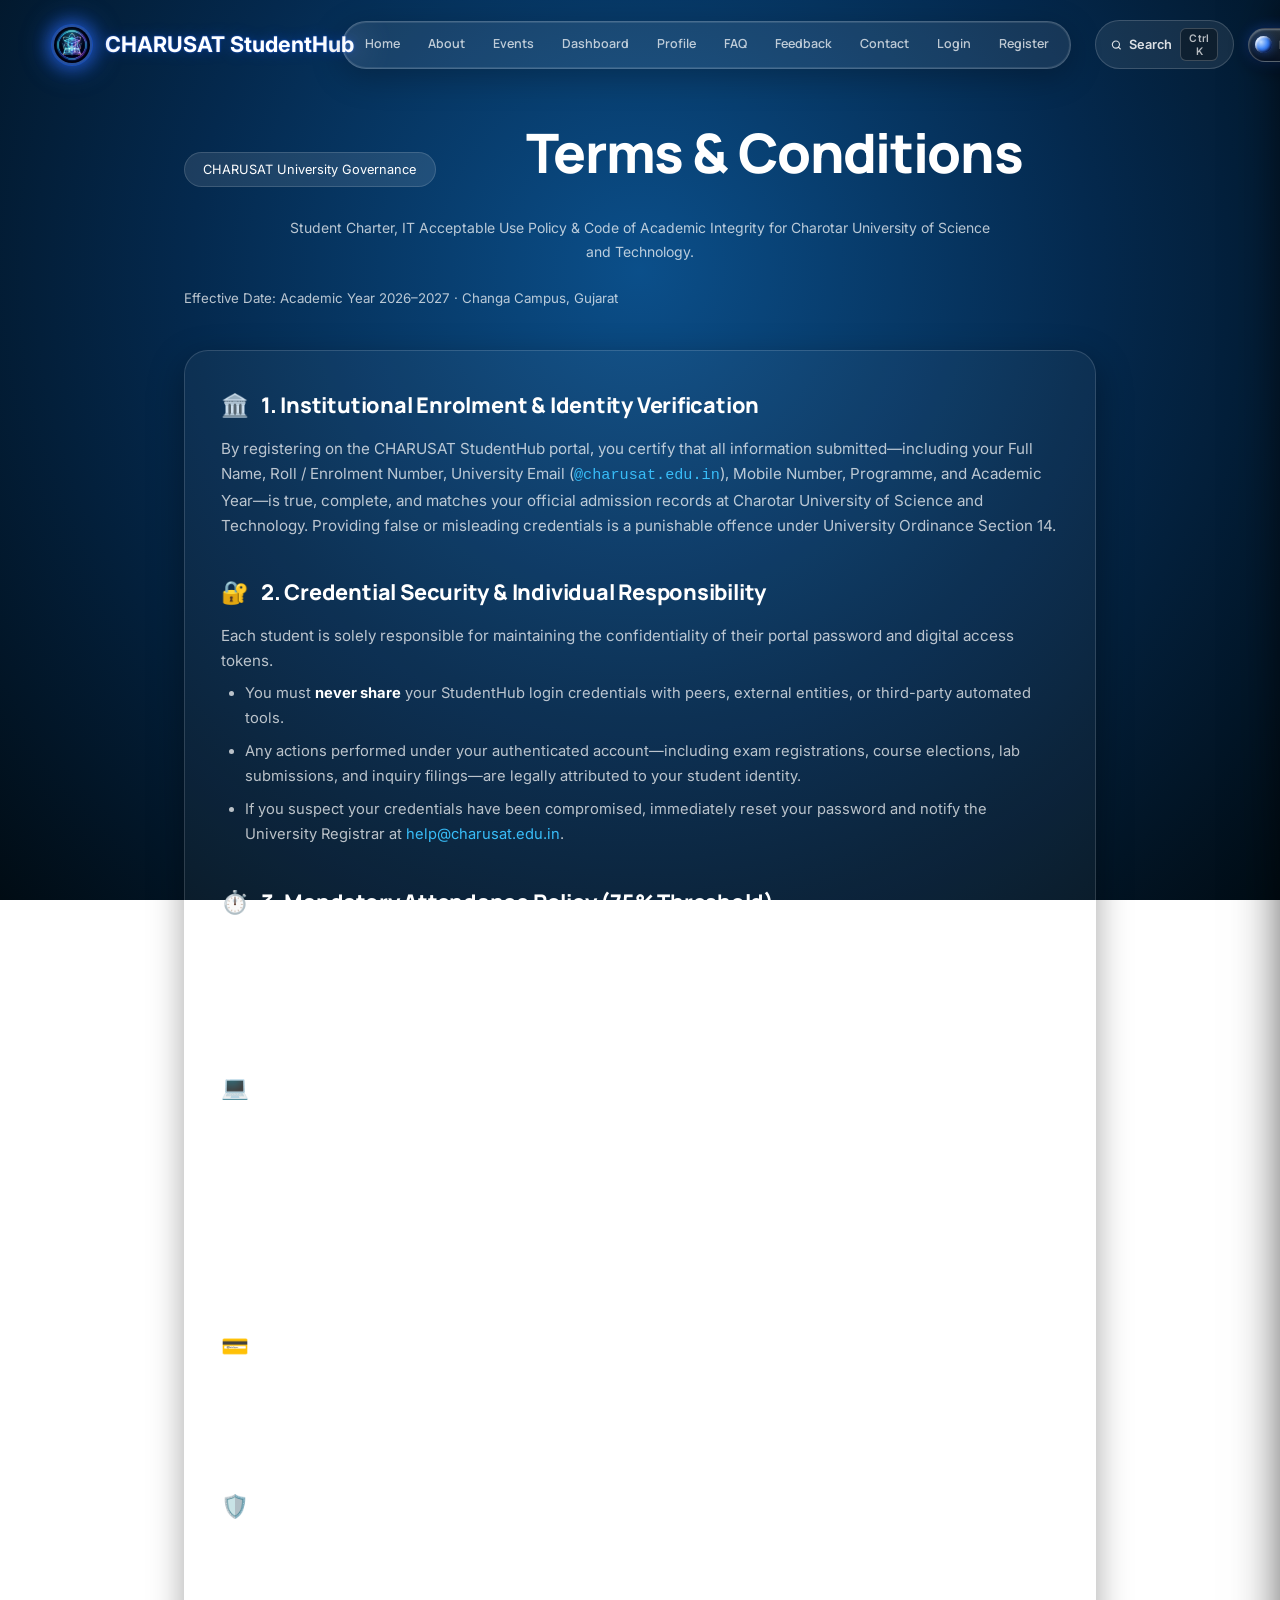
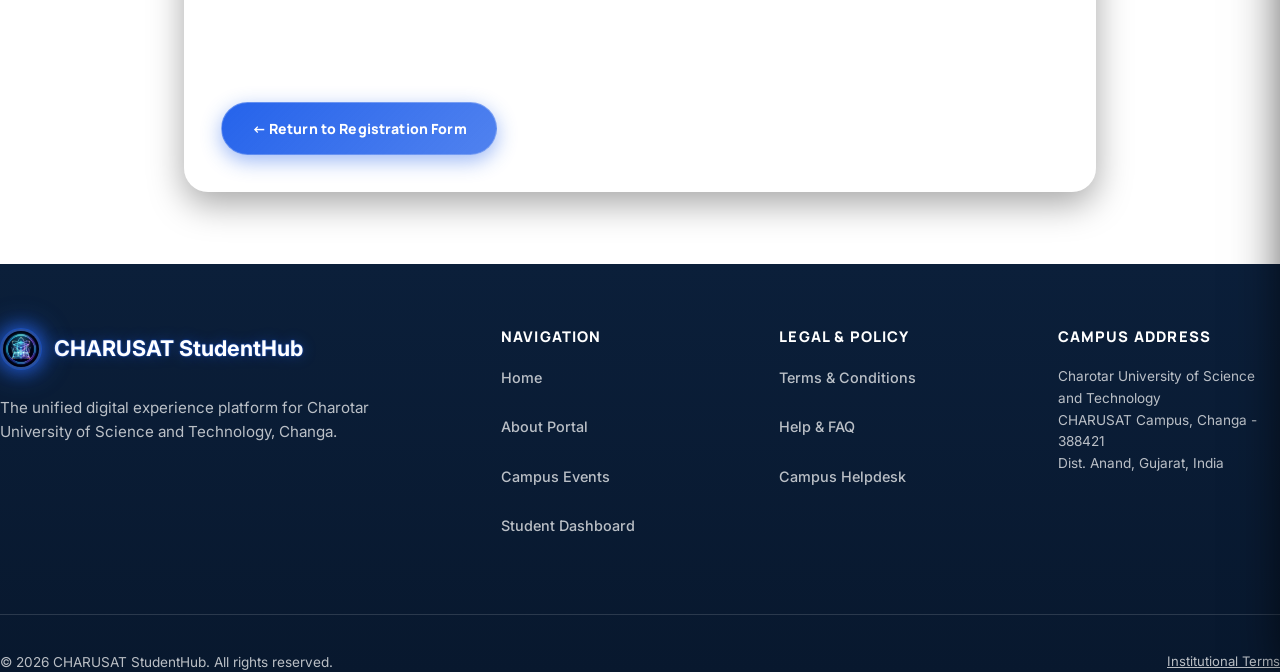
<file: pages/terms.html>
<!DOCTYPE html>
<html lang="en">
<head>
  <meta charset="UTF-8">
  <meta name="viewport" content="width=device-width, initial-scale=1.0">
  <meta name="description" content="CHARUSAT StudentHub Terms and Conditions, IT Acceptable Use Policy, and Code of Academic Integrity.">
  <title>Terms &amp; Conditions · CHARUSAT StudentHub</title>
  <link rel="icon" type="image/png" sizes="32x32" href="../images/studenthublogo.png">
  <link rel="icon" type="image/png" sizes="16x16" href="../images/studenthublogo.png">
  <link rel="shortcut icon" href="../favicon.ico">
  <link rel="apple-touch-icon" href="../images/studenthublogo.png">
  <link rel="preconnect" href="https://fonts.googleapis.com">
  <link rel="preconnect" href="https://fonts.gstatic.com" crossorigin>
  <link href="https://fonts.googleapis.com/css2?family=Inter:wght@400;500;600&family=Manrope:wght@400;500;700;800&family=Plus+Jakarta+Sans:wght@600;700;800;900&family=Outfit:wght@600;700;800;900&display=swap" rel="stylesheet">
  <link rel="stylesheet" href="../css/style.css">
  <link rel="stylesheet" href="../css/premium.css">
  <script src="../js/theme.js" defer></script>
  <script src="../js/animations.js" defer></script>
</head>
<body>
  <a class="skip-link" href="#main">Skip to content</a>

  <!-- Floating Glass Navbar -->
  <header class="header">
    <a class="logo" href="../index.html" aria-label="CHARUSAT StudentHub Home">
      <img class="logo-mark" src="../images/studenthublogo.png" alt="CHARUSAT StudentHub Logo">
      <span>CHARUSAT StudentHub</span>
    </a>

    <nav class="nav" aria-label="Main Navigation">
      <a href="../index.html" class="nav-item">Home</a>
      <a href="about.html" class="nav-item">About</a>
      <a href="events.html" class="nav-item">Events</a>
      <a href="dashboard.html" class="nav-item">Dashboard</a>
      <a href="profile.html" class="nav-item">Profile</a>
      <a href="faq.html" class="nav-item">FAQ</a>
      <a href="feedback.html" class="nav-item">Feedback</a>
      <a href="contact.html" class="nav-item">Contact</a>
      <a href="login.html" class="nav-item">Login</a>
      <a href="register.html" class="nav-item">Register</a>
    </nav>

    <div style="display: flex; align-items: center; gap: 0.9rem;">
      <div class="theme-3d-toggle-wrap" style="margin: 0;">
        <button type="button" class="theme-3d-gem-btn" data-theme-cycle-btn="true" aria-label="Cycle 3D Atmosphere: Current is BLUE" title="Click to Cycle 3D Theme Atmosphere">
          <span class="gem-3d-orb gem-3d-orb--blue"></span>
          <span class="gem-3d-label">BLUE</span>
          <span class="gem-3d-icon" aria-hidden="true">
            <svg width="10" height="10" viewBox="0 0 24 24" fill="none" stroke="currentColor" stroke-width="2.6" stroke-linecap="round" stroke-linejoin="round">
              <path d="M21.5 2v6h-6M2.5 22v-6h6M2 11.5a10 10 0 0 1 18.8-4.3M22 12.5a10 10 0 0 1-18.8 4.2"/>
            </svg>
          </span>
        </button>
      </div>
      <a class="contact-btn" href="contact.html">Contact Us</a>
    </div>
  </header>

  <main id="main">
    <section class="section" style="padding-top: 7.5rem !important;">
      <div class="shell" style="max-width: 960px;">
        <!-- Page Header -->
        <div class="page-head text-center" data-reveal style="margin-bottom: 2.5rem;">
          <span class="badge badge--primary" style="margin-bottom: 0.85rem; font-size: 0.8rem; padding: 0.35rem 1.15rem; border-radius: 100px;">
            CHARUSAT University Governance
          </span>
          <h1 style="font-size: clamp(2.2rem, 4vw, 3.2rem); margin-bottom: 0.6rem; font-family: 'Manrope', sans-serif; font-weight: 800;">
            Terms &amp; Conditions
          </h1>
          <p class="lead" style="color: var(--muted-color); max-width: 700px; margin: 0 auto;">
            Student Charter, IT Acceptable Use Policy &amp; Code of Academic Integrity for Charotar University of Science and Technology.
          </p>
          <small style="display: block; color: rgba(255, 255, 255, 0.45); margin-top: 0.5rem;">
            Effective Date: Academic Year 2026–2027 · Changa Campus, Gujarat
          </small>
        </div>

        <!-- Glass Card Content -->
        <div class="card" style="padding: clamp(1.75rem, 3.5vw, 3rem); border-radius: 24px; background: rgba(255,255,255,0.03); border: 1px solid var(--glass-border); backdrop-filter: blur(20px);" data-reveal>

          <!-- Section 1 -->
          <article style="margin-bottom: 2.25rem;">
            <div style="display: flex; align-items: center; gap: 0.75rem; margin-bottom: 0.75rem;">
              <span style="font-size: 1.4rem;">🏛️</span>
              <h2 style="font-size: 1.35rem; color: #ffffff; font-family: 'Manrope', sans-serif; margin: 0;">
                1. Institutional Enrolment &amp; Identity Verification
              </h2>
            </div>
            <p style="color: var(--muted-color); line-height: 1.7; font-size: 0.95rem; margin: 0;">
              By registering on the CHARUSAT StudentHub portal, you certify that all information submitted—including your Full Name, Roll / Enrolment Number, University Email (<code style="color: #38bdf8;">@charusat.edu.in</code>), Mobile Number, Programme, and Academic Year—is true, complete, and matches your official admission records at Charotar University of Science and Technology. Providing false or misleading credentials is a punishable offence under University Ordinance Section 14.
            </p>
          </article>

          <!-- Section 2 -->
          <article style="margin-bottom: 2.25rem;">
            <div style="display: flex; align-items: center; gap: 0.75rem; margin-bottom: 0.75rem;">
              <span style="font-size: 1.4rem;">🔐</span>
              <h2 style="font-size: 1.35rem; color: #ffffff; font-family: 'Manrope', sans-serif; margin: 0;">
                2. Credential Security &amp; Individual Responsibility
              </h2>
            </div>
            <p style="color: var(--muted-color); line-height: 1.7; font-size: 0.95rem; margin-bottom: 0.5rem;">
              Each student is solely responsible for maintaining the confidentiality of their portal password and digital access tokens.
            </p>
            <ul style="color: var(--muted-color); line-height: 1.7; font-size: 0.92rem; padding-left: 1.5rem; margin: 0;">
              <li>You must <strong>never share</strong> your StudentHub login credentials with peers, external entities, or third-party automated tools.</li>
              <li>Any actions performed under your authenticated account—including exam registrations, course elections, lab submissions, and inquiry filings—are legally attributed to your student identity.</li>
              <li>If you suspect your credentials have been compromised, immediately reset your password and notify the University Registrar at <a href="mailto:help@charusat.edu.in" style="color: #38bdf8;">help@charusat.edu.in</a>.</li>
            </ul>
          </article>

          <!-- Section 3 -->
          <article style="margin-bottom: 2.25rem;">
            <div style="display: flex; align-items: center; gap: 0.75rem; margin-bottom: 0.75rem;">
              <span style="font-size: 1.4rem;">⏱️</span>
              <h2 style="font-size: 1.35rem; color: #ffffff; font-family: 'Manrope', sans-serif; margin: 0;">
                3. Mandatory Attendance Policy (75% Threshold)
              </h2>
            </div>
            <p style="color: var(--muted-color); line-height: 1.7; font-size: 0.95rem; margin: 0;">
              In accordance with CHARUSAT Academic Regulations, every enrolled student is required to maintain a minimum of <strong>75% cumulative biometric attendance</strong> across all theory lectures, lab practicals, and tutorial sessions. Students falling below this threshold will be flagged as <span class="badge badge--danger" style="font-size: 0.72rem; padding: 2px 7px;">Low Attendance</span> and may be debarred from mid-semester and university end-semester examinations without prior notice.
            </p>
          </article>

          <!-- Section 4 -->
          <article style="margin-bottom: 2.25rem;">
            <div style="display: flex; align-items: center; gap: 0.75rem; margin-bottom: 0.75rem;">
              <span style="font-size: 1.4rem;">💻</span>
              <h2 style="font-size: 1.35rem; color: #ffffff; font-family: 'Manrope', sans-serif; margin: 0;">
                4. IT Infrastructure &amp; Acceptable Use Policy
              </h2>
            </div>
            <p style="color: var(--muted-color); line-height: 1.7; font-size: 0.95rem; margin-bottom: 0.5rem;">
              The StudentHub platform and university computing facilities must be used exclusively for legitimate educational, research, and campus administrative purposes. Prohibited activities include:
            </p>
            <ul style="color: var(--muted-color); line-height: 1.7; font-size: 0.92rem; padding-left: 1.5rem; margin: 0;">
              <li>Attempting unauthorized access to peer accounts, admin endpoints, or backend API controllers.</li>
              <li>Automated scraping, denial-of-service attempts, or injection attacks on portal servers.</li>
              <li>Uploading malicious binaries, defamatory content, or copyright-infringing materials through assignment or event file inputs.</li>
            </ul>
          </article>

          <!-- Section 5 -->
          <article style="margin-bottom: 2.25rem;">
            <div style="display: flex; align-items: center; gap: 0.75rem; margin-bottom: 0.75rem;">
              <span style="font-size: 1.4rem;">💳</span>
              <h2 style="font-size: 1.35rem; color: #ffffff; font-family: 'Manrope', sans-serif; margin: 0;">
                5. Fee Structure &amp; Digital Receipts
              </h2>
            </div>
            <p style="color: var(--muted-color); line-height: 1.7; font-size: 0.95rem; margin: 0;">
              Term tuition fees, exam fees, and lab dues must be paid within university-mandated deadlines. Digital receipts generated through StudentHub carry a cryptographically validated confirmation code and serve as official university payment vouchers for hostel, transportation, and examination clearances.
            </p>
          </article>

          <!-- Section 6 -->
          <article style="margin-bottom: 2.5rem;">
            <div style="display: flex; align-items: center; gap: 0.75rem; margin-bottom: 0.75rem;">
              <span style="font-size: 1.4rem;">🛡️</span>
              <h2 style="font-size: 1.35rem; color: #ffffff; font-family: 'Manrope', sans-serif; margin: 0;">
                6. Data Privacy &amp; University Audit Trail
              </h2>
            </div>
            <p style="color: var(--muted-color); line-height: 1.7; font-size: 0.95rem; margin: 0;">
              All student activity, authentication events, IP addresses, and administrative actions are logged in the University Audit Ledger for security compliance. CHARUSAT does not sell or share student data with commercial third parties. Student data is safeguarded under the Digital Personal Data Protection Act (DPDPA) and university governance protocols.
            </p>
          </article>

          <!-- Bottom Actions -->
          <div style="display: flex; justify-content: space-between; align-items: center; flex-wrap: wrap; gap: 1rem; padding-top: 1.5rem; border-top: 1px solid var(--glass-border);">
            <a href="register.html" class="btn btn--primary" style="border-radius: 100px; padding: 0.85rem 1.75rem; font-weight: 700; text-decoration: none;">
              &larr; Return to Registration Form
            </a>
            <a href="login.html" class="btn btn--outline" style="border-radius: 100px; padding: 0.85rem 1.75rem; font-weight: 700; text-decoration: none;">
              Proceed to Sign In &rarr;
            </a>
          </div>

        </div>
      </div>
    </section>
  </main>

  <!-- Unified Cyber Footer -->
  <div class="footer-wrap">
    <footer class="footer">
      <div class="footer-grid">
        <div class="footer-brand">
          <a class="logo" href="../index.html">
            <img class="logo-mark" src="../images/studenthublogo.png" alt="CHARUSAT StudentHub Logo">
            <span>CHARUSAT StudentHub</span>
          </a>
          <p>The unified digital experience platform for Charotar University of Science and Technology, Changa.</p>
        </div>
        <div class="footer-col">
          <h4>Navigation</h4>
          <ul>
            <li><a href="../index.html">Home</a></li>
            <li><a href="about.html">About Portal</a></li>
            <li><a href="events.html">Campus Events</a></li>
            <li><a href="dashboard.html">Student Dashboard</a></li>
          </ul>
        </div>
        <div class="footer-col">
          <h4>Legal &amp; Policy</h4>
          <ul>
            <li><a href="terms.html">Terms &amp; Conditions</a></li>
            <li><a href="faq.html">Help &amp; FAQ</a></li>
            <li><a href="contact.html">Campus Helpdesk</a></li>
          </ul>
        </div>
        <div class="footer-col">
          <h4>Campus Address</h4>
          <p style="color: var(--muted-color); font-size: 0.85rem; line-height: 1.6;">
            Charotar University of Science and Technology<br>
            CHARUSAT Campus, Changa - 388421<br>
            Dist. Anand, Gujarat, India
          </p>
        </div>
      </div>
      <div class="footer-bottom-bar">
        <div>&copy; 2026 CHARUSAT StudentHub. All rights reserved.</div>
        <a href="terms.html" style="color: var(--muted-color); font-size: 0.82rem; text-decoration: underline;">Institutional Terms</a>
      </div>
    </footer>
  </div>
</body>
</html>
</file>
<file: css/style.css>
/* ==========================================================================
   StudentHub — design system
   Academic-modern: editorial serif display, navy ink, blue action colour.
   Sections: 1 tokens · 2 base · 3 layout · 4 buttons · 5 nav · 6 footer
             7 motion · 8 home · 9 about · 10 events · 11 dashboard
             12 profile · 13 faq · 14 feedback · 15 contact · 16 auth
             17 responsive
   ========================================================================== */

/* 1 — TOKENS ============================================================== */
:root {
  /* brand */
  --primary: #2563eb;
  --secondary: #1e40af;
  --accent: #0ea5e9;
  --ink: #0b1f3a;
  --gold: #b8873b;

  /* surfaces */
  --bg: #f8fafc;
  --surface: #ffffff;
  --surface-2: #f1f5f9;
  --parchment: #f7f4ef;
  --line: #e2e8f0;
  --line-strong: #cbd5e1;

  /* text */
  --text: #1e293b;
  --muted: #64748b;
  --faint: #94a3b8;
  --on-dark: #e8eef7;

  /* state */
  --ok: #15803d;
  --warn: #b45309;
  --danger: #be123c;

  /* type */
  --display: "Newsreader", "Iowan Old Style", Georgia, "Times New Roman", serif;
  --body: "Public Sans", system-ui, -apple-system, "Segoe UI", Roboto, sans-serif;
  --mono: ui-monospace, "SF Mono", "Cascadia Mono", Menlo, monospace;

  --fs-xs: 0.78rem;
  --fs-sm: 0.875rem;
  --fs-base: 1rem;
  --fs-lg: 1.125rem;
  --fs-xl: 1.375rem;
  --fs-2xl: 1.75rem;
  --fs-3xl: 2.25rem;
  --fs-4xl: 3rem;
  --fs-5xl: 3.75rem;

  /* space — 4px base */
  --s-1: 0.25rem;
  --s-2: 0.5rem;
  --s-3: 0.75rem;
  --s-4: 1rem;
  --s-5: 1.5rem;
  --s-6: 2rem;
  --s-7: 3rem;
  --s-8: 4rem;
  --s-9: 6rem;

  /* radius */
  --r-sm: 6px;
  --r-md: 10px;
  --r-lg: 16px;
  --r-xl: 24px;
  --r-full: 999px;

  /* elevation */
  --sh-xs: 0 1px 2px rgba(11, 31, 58, 0.06);
  --sh-sm: 0 2px 8px rgba(11, 31, 58, 0.07);
  --sh-md: 0 8px 24px rgba(11, 31, 58, 0.09);
  --sh-lg: 0 18px 48px rgba(11, 31, 58, 0.13);
  --sh-glow: 0 10px 30px rgba(37, 99, 235, 0.28);

  /* motion */
  --ease: cubic-bezier(0.22, 0.61, 0.36, 1);
  --ease-out: cubic-bezier(0.16, 1, 0.3, 1);
  --t-fast: 140ms;
  --t-mid: 260ms;
  --t-slow: 520ms;

  --shell: 1200px;
  --nav-h: 76px;

  /* inline SVG used as a mask, so it inherits the button's text colour */
  --icon-newtab: url("data:image/svg+xml,%3Csvg xmlns='http://www.w3.org/2000/svg' viewBox='0 0 24 24' fill='none' stroke='%23000' stroke-width='2.4' stroke-linecap='round' stroke-linejoin='round'%3E%3Cpath d='M14 4h6v6'/%3E%3Cpath d='M20 4 11 13'/%3E%3Cpath d='M18 14v5a1 1 0 0 1-1 1H5a1 1 0 0 1-1-1V7a1 1 0 0 1 1-1h5'/%3E%3C/svg%3E");
}

/* 2 — BASE =============================================================== */
*,
*::before,
*::after { box-sizing: border-box; }

html {
  -webkit-text-size-adjust: 100%;
  scroll-behavior: smooth;
  scroll-padding-top: calc(var(--nav-h) + var(--s-4));
}

body {
  margin: 0;
  background: var(--bg);
  color: var(--text);
  font-family: var(--body);
  font-size: var(--fs-base);
  line-height: 1.65;
  -webkit-font-smoothing: antialiased;
  overflow-x: hidden;
}

h1, h2, h3, h4 {
  font-family: var(--display);
  color: var(--ink);
  font-weight: 600;
  line-height: 1.15;
  letter-spacing: -0.015em;
  margin: 0 0 var(--s-4);
  text-wrap: balance;
}

h1 { font-size: clamp(2.25rem, 5vw, var(--fs-5xl)); }
h2 { font-size: clamp(1.75rem, 3.6vw, var(--fs-3xl)); }
h3 { font-size: var(--fs-xl); }
h4 { font-size: var(--fs-lg); }

p { margin: 0 0 var(--s-4); }
p:last-child { margin-bottom: 0; }

a {
  color: var(--secondary);
  text-decoration: none;
  transition: color var(--t-fast) var(--ease);
}
a:hover { color: var(--primary); }

img {
  max-width: 100%;
  height: auto;
  display: block;
}

ul, ol { margin: 0 0 var(--s-4); padding-left: 1.15rem; }
li { margin-bottom: var(--s-2); }

hr {
  border: 0;
  border-top: 1px solid var(--line);
  margin: var(--s-6) 0;
}

strong { font-weight: 700; color: var(--ink); }

:focus-visible {
  outline: 3px solid var(--accent);
  outline-offset: 2px;
  border-radius: var(--r-sm);
}

::selection {
  background: var(--primary);
  color: #fff;
}

.skip-link {
  position: absolute;
  left: -9999px;
  top: 0;
  z-index: 200;
  padding: var(--s-3) var(--s-5);
  background: var(--ink);
  color: #fff;
  border-radius: 0 0 var(--r-md) 0;
}
.skip-link:focus { left: 0; color: #fff; }

.sr-only {
  position: absolute;
  width: 1px;
  height: 1px;
  padding: 0;
  margin: -1px;
  overflow: hidden;
  clip: rect(0 0 0 0);
  white-space: nowrap;
  border: 0;
}

/* 3 — LAYOUT ============================================================= */
.shell {
  width: 100%;
  max-width: var(--shell);
  margin-inline: auto;
  padding-inline: var(--s-5);
}
.shell--narrow { max-width: 780px; }
.shell--wide { max-width: 1360px; }

.section { padding-block: var(--s-9); }
.section--tight { padding-block: var(--s-8); }
.section--parchment { background: var(--parchment); }
.section--surface { background: var(--surface); }
.section--ink {
  background:
    radial-gradient(1000px 500px at 12% -10%, rgba(37, 99, 235, 0.4), transparent 60%),
    linear-gradient(160deg, #0b1f3a, #102d54);
  color: var(--on-dark);
}
.section--ink h2,
.section--ink h3 { color: #fff; }

.section-head {
  max-width: 720px;
  margin-bottom: var(--s-7);
}
.section-head--center {
  margin-inline: auto;
  text-align: center;
}
.section-head p {
  color: var(--muted);
  font-size: var(--fs-lg);
  margin-bottom: 0;
}
.section--ink .section-head p { color: rgba(232, 238, 247, 0.78); }

.eyebrow {
  display: inline-flex;
  align-items: center;
  gap: var(--s-2);
  font-family: var(--body);
  font-size: var(--fs-xs);
  font-weight: 700;
  letter-spacing: 0.14em;
  text-transform: uppercase;
  color: var(--gold);
  margin-bottom: var(--s-3);
}
.eyebrow::before {
  content: "";
  width: 26px;
  height: 2px;
  background: currentColor;
}
.section--ink .eyebrow { color: #7dd3fc; }

.grid { display: grid; gap: var(--s-5); }
.grid--2 { grid-template-columns: repeat(2, 1fr); }
.grid--3 { grid-template-columns: repeat(3, 1fr); }
.grid--4 { grid-template-columns: repeat(4, 1fr); }
.grid--auto { grid-template-columns: repeat(auto-fit, minmax(280px, 1fr)); }
.grid--split { grid-template-columns: 1.05fr 0.95fr; align-items: center; gap: var(--s-8); }
.grid--sidebar { grid-template-columns: 260px 1fr; gap: var(--s-6); align-items: start; }

.stack > * + * { margin-top: var(--s-4); }
.row {
  display: flex;
  flex-wrap: wrap;
  align-items: center;
  gap: var(--s-3);
}
.row--center { justify-content: center; }
.row--end { justify-content: flex-end; }
.row--between { justify-content: space-between; }

/* spacing utilities — keeps markup free of inline styles */
.mt-4 { margin-top: var(--s-4); }
.mt-5 { margin-top: var(--s-5); }
.mt-6 { margin-top: var(--s-6); }
.mt-7 { margin-top: var(--s-7); }
.mb-0 { margin-bottom: 0; }
.mb-5 { margin-bottom: var(--s-5); }
.mb-6 { margin-bottom: var(--s-6); }
.text-center { text-align: center; }
.full-height { height: 100%; }

/* card primitive */
.card {
  background: var(--surface);
  border: 1px solid var(--line);
  border-radius: var(--r-lg);
  padding: var(--s-5);
  box-shadow: var(--sh-xs);
  transition: transform var(--t-mid) var(--ease),
              box-shadow var(--t-mid) var(--ease),
              border-color var(--t-mid) var(--ease);
}
.card--lift:hover {
  transform: translateY(-6px);
  box-shadow: var(--sh-md);
  border-color: #c7d7f5;
}
.card--flush { padding: 0; overflow: hidden; }
.card__body { padding: var(--s-5); }

.media {
  border-radius: var(--r-md);
  overflow: hidden;
  box-shadow: var(--sh-sm);
  background: var(--surface-2);
}
.media img {
  width: 100%;
  height: 100%;
  object-fit: cover;
  transition: transform var(--t-slow) var(--ease);
}
.media--ratio { aspect-ratio: 16 / 10; }
.media--square { aspect-ratio: 1 / 1; }
.card--lift:hover .media img { transform: scale(1.05); }

.pill {
  display: inline-flex;
  align-items: center;
  gap: var(--s-2);
  padding: 0.3rem 0.7rem;
  border-radius: var(--r-full);
  background: var(--surface-2);
  color: var(--secondary);
  font-size: var(--fs-xs);
  font-weight: 700;
  letter-spacing: 0.04em;
  border: 1px solid var(--line);
}
.pill--gold { background: #fdf6e9; color: #8a6220; border-color: #f0e0c2; }
.pill--ok { background: #eefbf2; color: var(--ok); border-color: #c9edd6; }
.pill--warn { background: #fff8ec; color: var(--warn); border-color: #f6e3c1; }
.pill--live { background: #fef1f4; color: var(--danger); border-color: #f8d3dd; }

.lede {
  font-size: var(--fs-lg);
  color: var(--muted);
}

/* 4 — BUTTONS ============================================================ */
.btn {
  position: relative;
  display: inline-flex;
  align-items: center;
  justify-content: center;
  gap: var(--s-2);
  padding: 0.8rem 1.5rem;
  border: 1px solid transparent;
  border-radius: var(--r-full);
  font-family: var(--body);
  font-size: var(--fs-sm);
  font-weight: 700;
  letter-spacing: 0.01em;
  cursor: pointer;
  overflow: hidden;
  isolation: isolate;
  transition: transform var(--t-fast) var(--ease),
              box-shadow var(--t-mid) var(--ease),
              background-color var(--t-mid) var(--ease),
              color var(--t-mid) var(--ease),
              border-color var(--t-mid) var(--ease);
}
.btn:active { transform: translateY(1px) scale(0.99); }

.btn--primary {
  background: linear-gradient(135deg, var(--primary), var(--secondary));
  color: #fff;
  box-shadow: var(--sh-glow);
}
.btn--primary:hover {
  color: #fff;
  transform: translateY(-2px);
  box-shadow: 0 16px 36px rgba(37, 99, 235, 0.34);
}

.btn--outline {
  background: transparent;
  border-color: var(--line-strong);
  color: var(--ink);
}
.btn--outline:hover {
  border-color: var(--primary);
  color: var(--primary);
  background: rgba(37, 99, 235, 0.05);
}

.btn--ghost { background: transparent; color: var(--secondary); }
.btn--ghost:hover { background: rgba(37, 99, 235, 0.08); color: var(--secondary); }

.btn--light {
  background: rgba(255, 255, 255, 0.14);
  border-color: rgba(255, 255, 255, 0.32);
  color: #fff;
  backdrop-filter: blur(8px);
}
.btn--light:hover { background: rgba(255, 255, 255, 0.24); color: #fff; }

.btn--block { width: 100%; }
.btn--sm { padding: 0.55rem 1.05rem; font-size: var(--fs-xs); }
.btn--lg { padding: 0.95rem 1.9rem; font-size: var(--fs-base); }

/* --------------------------------------------------------------------------
   Login / Register — the navbar's primary call to action.

   Treated as one segmented control rather than two loose buttons: a recessed
   track holds a quiet "Login" and a raised, gradient "Register". That gives a
   clear visual hierarchy — one obvious next step, one secondary route — while
   the shared track keeps the header tidy.

   Depth comes from an inset shadow on the track and a lifted shadow on the
   primary, so the pair reads correctly even against the hero image.
   Layout and the track itself live with the navbar in section 5.
   -------------------------------------------------------------------------- */

/* ---- Login: quiet until you reach for it ---- */
.nav__actions .btn--ghost {
  border-color: transparent;
  color: var(--ink);
  font-weight: 600;
  background: transparent;
}
.nav__actions .btn--ghost::after {
  /* a soft plate that grows in behind the label, instead of a hard swap.
     z-index -2 keeps it under the ripple (-1) but still over the button's
     own background, so both effects stay visible at once. */
  content: "";
  position: absolute;
  inset: 0;
  border-radius: inherit;
  background: var(--surface);
  box-shadow: var(--sh-xs);
  opacity: 0;
  transform: scale(0.9);
  transition: opacity var(--t-mid) var(--ease), transform var(--t-mid) var(--ease-out);
  z-index: -2;
}
.nav__actions .btn--ghost:hover {
  color: var(--secondary);
  background: transparent;
}
.nav__actions .btn--ghost:hover::after { opacity: 1; transform: scale(1); }

/* ---- Register: the one you are meant to press ---- */
.nav__actions .btn--primary {
  font-weight: 700;
  box-shadow: 0 4px 12px rgba(37, 99, 235, 0.32),
              inset 0 1px 0 rgba(255, 255, 255, 0.26);
}
.nav__actions .btn--primary:hover {
  transform: translateY(-2px);
  box-shadow: 0 10px 22px rgba(37, 99, 235, 0.42),
              inset 0 1px 0 rgba(255, 255, 255, 0.32);
}
.nav__actions .btn--primary:active { transform: translateY(0); }

/* ---- the page you are already on ---- */
.nav__actions .btn--ghost[aria-current="page"] {
  color: var(--secondary);
  font-weight: 700;
}
.nav__actions .btn--ghost[aria-current="page"]::after {
  opacity: 1;
  transform: scale(1);
}

/* ---- keyboard focus sits above the neighbouring button ---- */
.nav__actions .btn:focus-visible {
  outline: 3px solid var(--accent);
  outline-offset: 2px;
  z-index: 1;
}

/* ---- icons ---- */
.nav__actions .btn svg {
  width: 15px;
  height: 15px;
  flex-shrink: 0;
  transition: transform var(--t-mid) var(--ease-out);
}
.nav__actions .btn--ghost:hover svg { transform: translateX(2px); }
.nav__actions .btn--primary:hover svg { transform: scale(1.12) rotate(-4deg); }

/* light sweep across a primary button on hover */
.btn--primary::after {
  content: "";
  position: absolute;
  inset: 0 auto 0 -60%;
  width: 45%;
  background: linear-gradient(100deg,
              transparent, rgba(255, 255, 255, 0.42), transparent);
  transform: skewX(-18deg);
  transition: left var(--t-slow) var(--ease-out);
  pointer-events: none;
  z-index: -1;
}
.btn--primary:hover::after { left: 115%; }

/* A small arrow on buttons that open a new tab, so the jump is not a
   surprise. The navbar Login/Register pair already carries its own icon,
   so it is reset below to avoid two glyphs on one button. */
.btn[target="_blank"]::before {
  content: "";
  width: 13px;
  height: 13px;
  margin-right: -2px;
  background: currentColor;
  opacity: 0.62;
  transition: transform var(--t-fast) var(--ease), opacity var(--t-fast) var(--ease);
  -webkit-mask: var(--icon-newtab) center / contain no-repeat;
  mask: var(--icon-newtab) center / contain no-repeat;
}
.btn[target="_blank"]:hover::before {
  opacity: 1;
  transform: translate(1px, -1px);
}
.nav__actions .btn[target="_blank"]::before { content: none; }

/* ripple injected by script.js */
.btn .ripple {
  position: absolute;
  border-radius: 50%;
  transform: scale(0);
  background: rgba(255, 255, 255, 0.45);
  animation: ripple 620ms var(--ease-out) forwards;
  pointer-events: none;
  z-index: -1;
}
.btn--outline .ripple,
.btn--ghost .ripple { background: rgba(37, 99, 235, 0.22); }

.link-arrow {
  display: inline-flex;
  align-items: center;
  gap: var(--s-2);
  font-weight: 700;
  font-size: var(--fs-sm);
}
.link-arrow svg { transition: transform var(--t-mid) var(--ease); }
.link-arrow:hover svg { transform: translateX(4px); }

/* 5 — NAVBAR ============================================================= */
.nav {
  position: sticky;
  top: 0;
  z-index: 100;
  background: rgba(255, 255, 255, 0.86);
  backdrop-filter: blur(14px) saturate(150%);
  border-bottom: 1px solid transparent;
  transition: box-shadow var(--t-mid) var(--ease),
              border-color var(--t-mid) var(--ease),
              background-color var(--t-mid) var(--ease);
}
.nav.is-stuck {
  box-shadow: var(--sh-sm);
  border-bottom-color: var(--line);
  background: rgba(255, 255, 255, 0.95);
}

.nav__inner {
  height: var(--nav-h);
  display: flex;
  align-items: center;
  justify-content: space-between;
  gap: var(--s-5);
}

/* On desktop the menu is not a dropdown — it is the right-hand half of the
   header. Without this it stays a plain block element, which stacks the link
   list and the Login/Register track on two separate lines. Laying it out as a
   row puts Home · About · … · Login · Register on one baseline. */
@media (min-width: 1025px) {
  .nav__menu {
    display: flex;
    align-items: center;
    gap: var(--s-5);
    flex: 1 1 auto;
    justify-content: flex-end;
  }
}

/* logo left, slightly oversized */
.brand {
  display: inline-flex;
  align-items: center;
  gap: var(--s-3);
  flex-shrink: 0;
}
.brand:hover { color: inherit; }
.brand__mark {
  width: 52px;
  height: 52px;
  border-radius: 14px;
  object-fit: contain;
  background: #fff;
  box-shadow: var(--sh-sm);
  padding: 4px;
  transition: transform var(--t-mid) var(--ease);
}
.brand:hover .brand__mark { transform: rotate(-4deg) scale(1.04); }
.brand__text {
  display: flex;
  flex-direction: column;
  line-height: 1.05;
}
.brand__name {
  font-family: var(--display);
  font-size: 1.45rem;
  font-weight: 700;
  color: var(--ink);
  letter-spacing: -0.02em;
}
.brand__name em {
  font-style: normal;
  color: var(--primary);
}
.brand__tag {
  font-size: 0.62rem;
  font-weight: 700;
  letter-spacing: 0.18em;
  text-transform: uppercase;
  color: var(--faint);
}

.nav__links {
  display: flex;
  align-items: center;
  gap: var(--s-1);
  list-style: none;
  margin: 0;
  padding: 0;
}
.nav__links li { margin: 0; }

.nav__link {
  position: relative;
  display: block;
  padding: 0.5rem 0.7rem;
  border-radius: var(--r-sm);
  color: var(--text);
  font-size: 0.92rem;
  font-weight: 600;
  white-space: nowrap;
}
.nav__link::after {
  content: "";
  position: absolute;
  left: 0.7rem;
  right: 0.7rem;
  bottom: 0.28rem;
  height: 2px;
  background: var(--primary);
  border-radius: 2px;
  transform: scaleX(0);
  transform-origin: left;
  transition: transform var(--t-mid) var(--ease);
}
.nav__link:hover { color: var(--primary); }
.nav__link:hover::after,
.nav__link[aria-current="page"]::after { transform: scaleX(1); }
.nav__link[aria-current="page"] { color: var(--primary); }

.nav__actions {
  display: flex;
  align-items: center;
  gap: var(--s-2);
  flex-shrink: 0;
  /* a recessed track, so the raised Register button reads as sitting in it */
  padding: 5px;
  border-radius: var(--r-full);
  background: linear-gradient(180deg, #eef2f7, var(--surface-2));
  border: 1px solid var(--line);
  box-shadow: inset 0 1px 3px rgba(11, 31, 58, 0.06);
}

.nav__toggle {
  display: none;
  width: 46px;
  height: 46px;
  border: 1px solid var(--line);
  border-radius: var(--r-md);
  background: var(--surface);
  cursor: pointer;
  padding: 0;
  place-items: center;
}
.nav__toggle span {
  display: block;
  width: 20px;
  height: 2px;
  margin: 3px auto;
  border-radius: 2px;
  background: var(--ink);
  transition: transform var(--t-mid) var(--ease),
              opacity var(--t-fast) var(--ease);
}
.nav__toggle[aria-expanded="true"] span:nth-child(1) { transform: translateY(5px) rotate(45deg); }
.nav__toggle[aria-expanded="true"] span:nth-child(2) { opacity: 0; }
.nav__toggle[aria-expanded="true"] span:nth-child(3) { transform: translateY(-5px) rotate(-45deg); }

/* 6 — FOOTER ============================================================= */
.footer {
  background: linear-gradient(180deg, #0b1f3a, #08182e);
  color: rgba(232, 238, 247, 0.72);
  padding-top: var(--s-8);
  font-size: var(--fs-sm);
}
.footer__grid {
  display: grid;
  grid-template-columns: 1.6fr repeat(3, 1fr);
  gap: var(--s-6);
  padding-bottom: var(--s-7);
}
.footer .brand__name { color: #fff; }
.footer .brand__name em { color: #7dd3fc; }
.footer .brand__tag { color: rgba(232, 238, 247, 0.5); }
.footer__about {
  margin-top: var(--s-4);
  max-width: 34ch;
  line-height: 1.7;
}
.footer h4 {
  color: #fff;
  font-family: var(--body);
  font-size: var(--fs-xs);
  font-weight: 700;
  letter-spacing: 0.14em;
  text-transform: uppercase;
  margin-bottom: var(--s-4);
}
.footer ul { list-style: none; margin: 0; padding: 0; }
.footer li { margin-bottom: var(--s-3); }
.footer a { color: rgba(232, 238, 247, 0.72); }
.footer a:hover { color: #fff; padding-left: 3px; }
.footer__contact li {
  display: flex;
  gap: var(--s-3);
  align-items: flex-start;
}
.footer__contact svg { flex-shrink: 0; margin-top: 4px; color: #7dd3fc; }

.footer__bar {
  border-top: 1px solid rgba(255, 255, 255, 0.1);
  padding-block: var(--s-4);
  display: flex;
  flex-wrap: wrap;
  gap: var(--s-3);
  justify-content: space-between;
  align-items: center;
  font-size: var(--fs-xs);
  color: rgba(232, 238, 247, 0.55);
}
.footer__bar ul { display: flex; gap: var(--s-4); }
.footer__bar li { margin: 0; }

/* 7 — MOTION ============================================================= */
[data-reveal] {
  opacity: 0;
  transform: translateY(22px);
  transition: opacity var(--t-slow) var(--ease-out),
              transform var(--t-slow) var(--ease-out);
  will-change: opacity, transform;
}
[data-reveal].is-visible { opacity: 1; transform: none; }
[data-reveal-delay="1"] { transition-delay: 90ms; }
[data-reveal-delay="2"] { transition-delay: 180ms; }
[data-reveal-delay="3"] { transition-delay: 270ms; }
[data-reveal-delay="4"] { transition-delay: 360ms; }
[data-reveal-delay="5"] { transition-delay: 450ms; }

@keyframes ripple {
  to { transform: scale(2.6); opacity: 0; }
}
@keyframes fade-up {
  from { opacity: 0; transform: translateY(16px); }
  to { opacity: 1; transform: none; }
}
@keyframes float-y {
  50% { transform: translateY(-14px); }
}
@keyframes pop-in {
  0% { opacity: 0; transform: scale(0.86); }
  60% { transform: scale(1.04); }
  100% { opacity: 1; transform: scale(1); }
}
@keyframes draw-check {
  to { stroke-dashoffset: 0; }
}
@keyframes marquee-shift {
  to { transform: translateX(-50%); }
}

/* page enter */
body { animation: fade-up 460ms var(--ease-out) both; }

@media (prefers-reduced-motion: reduce) {
  html { scroll-behavior: auto; }
  *,
  *::before,
  *::after {
    animation-duration: 0.01ms !important;
    animation-iteration-count: 1 !important;
    transition-duration: 0.01ms !important;
  }
  [data-reveal] { opacity: 1; transform: none; }
}

/* 8 — HOME =============================================================== */
.hero {
  position: relative;
  isolation: isolate;
  padding-block: var(--s-9) var(--s-8);
  overflow: hidden;
  color: var(--on-dark);
}
.hero__bg {
  position: absolute;
  inset: 0;
  z-index: -2;
}
.hero__bg img {
  width: 100%;
  height: 100%;
  object-fit: cover;
  transform: scale(1.04);
}
/* gradient overlay stack — keeps type legible over any photo */
.hero__bg::after {
  content: "";
  position: absolute;
  inset: 0;
  background:
    linear-gradient(105deg, rgba(8, 24, 46, 0.95) 8%, rgba(11, 31, 58, 0.78) 46%, rgba(14, 165, 233, 0.34) 100%),
    radial-gradient(760px 420px at 82% 22%, rgba(37, 99, 235, 0.5), transparent 70%);
}
/* fallback if no hero image is present */
.hero--no-image .hero__bg {
  background:
    radial-gradient(760px 420px at 80% 18%, rgba(14, 165, 233, 0.42), transparent 70%),
    linear-gradient(150deg, #0b1f3a, #14315c 58%, #1e40af);
}
.hero__grain {
  position: absolute;
  inset: 0;
  z-index: -1;
  opacity: 0.35;
  background-image: radial-gradient(rgba(255, 255, 255, 0.14) 1px, transparent 1px);
  background-size: 4px 4px;
  pointer-events: none;
}

.hero__inner {
  display: grid;
  grid-template-columns: 1.1fr 0.9fr;
  gap: var(--s-8);
  align-items: center;
}
.hero h1 {
  color: #fff;
  font-size: clamp(2.4rem, 5.4vw, 4rem);
  margin-bottom: var(--s-5);
}
.hero h1 em {
  font-style: italic;
  color: #7dd3fc;
}
.hero__lede {
  font-size: var(--fs-lg);
  color: rgba(232, 238, 247, 0.84);
  max-width: 52ch;
  margin-bottom: var(--s-6);
}
.hero__cta { gap: var(--s-4); }
.hero__badges {
  display: flex;
  flex-wrap: wrap;
  gap: var(--s-5);
  margin-top: var(--s-7);
  padding-top: var(--s-5);
  border-top: 1px solid rgba(255, 255, 255, 0.16);
  list-style: none;
  padding-left: 0;
}
.hero__badges li {
  margin: 0;
  font-size: var(--fs-xs);
  letter-spacing: 0.1em;
  text-transform: uppercase;
  color: rgba(232, 238, 247, 0.6);
  font-weight: 700;
}

/* floating glass panel */
.hero__panel {
  background: rgba(255, 255, 255, 0.1);
  border: 1px solid rgba(255, 255, 255, 0.22);
  border-radius: var(--r-xl);
  padding: var(--s-5);
  backdrop-filter: blur(16px);
  box-shadow: var(--sh-lg);
  animation: float-y 7s var(--ease) infinite;
}
.hero__panel h3 {
  color: #fff;
  font-size: var(--fs-base);
  font-family: var(--body);
  letter-spacing: 0.1em;
  text-transform: uppercase;
  font-size: var(--fs-xs);
  margin-bottom: var(--s-4);
  color: rgba(232, 238, 247, 0.7);
}
.hero__panel ul { list-style: none; padding: 0; margin: 0; }
.hero__panel li {
  display: flex;
  gap: var(--s-3);
  align-items: flex-start;
  padding: var(--s-3) 0;
  border-bottom: 1px dashed rgba(255, 255, 255, 0.16);
  margin: 0;
}
.hero__panel li:last-child { border-bottom: 0; }
.hero__date {
  flex-shrink: 0;
  width: 44px;
  text-align: center;
  border-radius: var(--r-sm);
  background: rgba(255, 255, 255, 0.14);
  padding: 4px 0;
  line-height: 1.1;
}
.hero__date b { display: block; font-size: var(--fs-lg); color: #fff; }
.hero__date span {
  font-size: 0.6rem;
  text-transform: uppercase;
  letter-spacing: 0.1em;
  color: rgba(232, 238, 247, 0.7);
}
.hero__panel strong { color: #fff; display: block; font-size: 0.94rem; }
.hero__panel small { color: rgba(232, 238, 247, 0.62); }

/* feature cards */
.feature {
  position: relative;
  padding-top: var(--s-6);
}
.feature__icon {
  display: grid;
  place-items: center;
  width: 52px;
  height: 52px;
  border-radius: 14px;
  background: linear-gradient(140deg, rgba(37, 99, 235, 0.14), rgba(14, 165, 233, 0.16));
  color: var(--primary);
  margin-bottom: var(--s-4);
  transition: transform var(--t-mid) var(--ease);
}
.card--lift:hover .feature__icon { transform: translateY(-3px) rotate(-6deg); }
.feature h3 { margin-bottom: var(--s-2); font-size: var(--fs-lg); }
.feature p { color: var(--muted); font-size: 0.95rem; margin: 0; }
.feature__num {
  position: absolute;
  top: var(--s-4);
  right: var(--s-5);
  font-family: var(--display);
  font-size: var(--fs-2xl);
  color: var(--line);
}

/* announcements */
.notice {
  display: grid;
  grid-template-columns: auto 1fr auto;
  gap: var(--s-4);
  align-items: center;
  padding: var(--s-4) var(--s-5);
  background: var(--surface);
  border: 1px solid var(--line);
  border-left: 4px solid var(--primary);
  border-radius: 0 var(--r-md) var(--r-md) 0;
  transition: transform var(--t-mid) var(--ease), box-shadow var(--t-mid) var(--ease);
}
.notice:hover { transform: translateX(5px); box-shadow: var(--sh-sm); }
.notice--gold { border-left-color: var(--gold); }
.notice--danger { border-left-color: var(--danger); }
.notice__day {
  font-family: var(--display);
  text-align: center;
  line-height: 1;
  color: var(--ink);
}
.notice__day b { font-size: var(--fs-xl); display: block; }
.notice__day span { font-size: var(--fs-xs); color: var(--muted); text-transform: uppercase; }
.notice h4 { margin: 0 0 2px; font-size: 1.02rem; }
.notice p { margin: 0; color: var(--muted); font-size: var(--fs-sm); }

/* stats */
.stat { text-align: center; }
.stat b {
  display: block;
  font-family: var(--display);
  font-size: clamp(2.2rem, 4.4vw, 3.4rem);
  color: #fff;
  line-height: 1;
  letter-spacing: -0.03em;
}
.stat span {
  display: block;
  margin-top: var(--s-2);
  font-size: var(--fs-xs);
  letter-spacing: 0.14em;
  text-transform: uppercase;
  color: rgba(232, 238, 247, 0.66);
  font-weight: 700;
}
.stats-grid {
  display: grid;
  grid-template-columns: repeat(4, 1fr);
  gap: var(--s-5);
}
.stats-grid > * + * { border-left: 1px solid rgba(255, 255, 255, 0.14); }

/* testimonials */
.quote {
  display: flex;
  flex-direction: column;
  gap: var(--s-4);
  height: 100%;
}
.quote__mark {
  font-family: var(--display);
  font-size: 3.4rem;
  line-height: 0.7;
  color: var(--line-strong);
}
.quote blockquote {
  margin: 0;
  font-size: 1.02rem;
  color: var(--text);
  line-height: 1.7;
  flex: 1;
}
.quote__who {
  display: flex;
  align-items: center;
  gap: var(--s-3);
  padding-top: var(--s-4);
  border-top: 1px solid var(--line);
}
.quote__who img,
.avatar {
  width: 46px;
  height: 46px;
  border-radius: var(--r-full);
  object-fit: cover;
  background: var(--surface-2);
  flex-shrink: 0;
}
.avatar--lg { width: 118px; height: 118px; }
.avatar--ring {
  border: 3px solid #fff;
  box-shadow: var(--sh-md);
}
.quote__who b { display: block; font-size: 0.94rem; color: var(--ink); }
.quote__who small { color: var(--muted); }

/* cta strip */
.cta-strip {
  background: linear-gradient(120deg, var(--secondary), var(--primary) 55%, var(--accent));
  border-radius: var(--r-xl);
  padding: var(--s-8);
  text-align: center;
  color: #fff;
  box-shadow: var(--sh-lg);
}
.cta-strip h2 { color: #fff; }
.cta-strip p {
  color: rgba(255, 255, 255, 0.86);
  max-width: 56ch;
  margin-inline: auto;
  margin-bottom: var(--s-6);
}

/* 9 — PAGE BANNER + ABOUT ================================================ */
.banner {
  position: relative;
  isolation: isolate;
  padding-block: var(--s-8);
  color: var(--on-dark);
  overflow: hidden;
}
.banner__bg { position: absolute; inset: 0; z-index: -2; }
.banner__bg img { width: 100%; height: 100%; object-fit: cover; }
.banner__bg::after {
  content: "";
  position: absolute;
  inset: 0;
  background:
    linear-gradient(100deg, rgba(8, 24, 46, 0.94), rgba(11, 31, 58, 0.72) 60%, rgba(37, 99, 235, 0.42));
}
.banner--plain .banner__bg {
  background:
    radial-gradient(680px 340px at 88% 10%, rgba(14, 165, 233, 0.4), transparent 70%),
    linear-gradient(145deg, #0b1f3a, #14315c);
}
.banner h1 { color: #fff; margin-bottom: var(--s-3); }
.banner p {
  color: rgba(232, 238, 247, 0.82);
  font-size: var(--fs-lg);
  max-width: 62ch;
  margin: 0;
}
.banner__inner { max-width: 780px; }

.crumbs {
  display: flex;
  flex-wrap: wrap;
  align-items: center;
  gap: var(--s-2);
  list-style: none;
  padding: 0;
  margin: 0 0 var(--s-4);
  font-size: var(--fs-xs);
  letter-spacing: 0.08em;
  text-transform: uppercase;
  color: rgba(232, 238, 247, 0.6);
  font-weight: 700;
}
.crumbs li { margin: 0; }
.crumbs a { color: rgba(232, 238, 247, 0.78); }
.crumbs a:hover { color: #fff; }
.crumbs li + li::before { content: "/"; margin-right: var(--s-2); color: rgba(232, 238, 247, 0.4); }

/* mission / vision pair */
.pillar {
  position: relative;
  padding: var(--s-6);
  border-radius: var(--r-lg);
  background: var(--surface);
  border: 1px solid var(--line);
  box-shadow: var(--sh-xs);
  overflow: hidden;
}
.pillar::before {
  content: "";
  position: absolute;
  inset: 0 auto 0 0;
  width: 5px;
  background: linear-gradient(180deg, var(--primary), var(--accent));
}
.pillar--vision::before { background: linear-gradient(180deg, var(--gold), #e2b671); }
.pillar__icon {
  display: grid;
  place-items: center;
  width: 48px;
  height: 48px;
  border-radius: var(--r-full);
  background: var(--surface-2);
  color: var(--primary);
  margin-bottom: var(--s-4);
}
.pillar--vision .pillar__icon { color: var(--gold); }
.pillar h3 { margin-bottom: var(--s-3); }
.pillar p { color: var(--muted); margin: 0; }

/* checklist */
.checks { list-style: none; padding: 0; margin: 0; }
.checks li {
  display: flex;
  gap: var(--s-3);
  align-items: flex-start;
  margin-bottom: var(--s-4);
  color: var(--muted);
}
.checks svg { flex-shrink: 0; margin-top: 3px; color: var(--primary); }
.checks b { color: var(--ink); display: block; }

/* info cards (college-style) */
.info-card {
  display: flex;
  flex-direction: column;
  gap: var(--s-3);
  padding: var(--s-5);
  border-radius: var(--r-lg);
  background: var(--parchment);
  border: 1px solid #ece5d9;
}
.info-card dt {
  font-size: var(--fs-xs);
  letter-spacing: 0.12em;
  text-transform: uppercase;
  color: var(--gold);
  font-weight: 700;
}
.info-card dd {
  margin: 0;
  font-family: var(--display);
  font-size: var(--fs-xl);
  color: var(--ink);
}
.info-card p { margin: 0; font-size: var(--fs-sm); color: var(--muted); }

/* team */
.member { text-align: center; }
.member .media--square {
  border-radius: var(--r-lg);
  margin-bottom: var(--s-4);
}
.member h4 { margin-bottom: 2px; }
.member small {
  display: block;
  color: var(--primary);
  font-weight: 700;
  font-size: var(--fs-xs);
  letter-spacing: 0.08em;
  text-transform: uppercase;
  margin-bottom: var(--s-3);
}
.member p { font-size: var(--fs-sm); color: var(--muted); margin: 0; }
.member__social {
  display: flex;
  justify-content: center;
  gap: var(--s-2);
  margin-top: var(--s-4);
  list-style: none;
  padding: 0;
}
.member__social li { margin: 0; }
.member__social a {
  display: grid;
  place-items: center;
  width: 34px;
  height: 34px;
  border-radius: var(--r-full);
  background: var(--surface-2);
  color: var(--muted);
  transition: background-color var(--t-mid) var(--ease), color var(--t-mid) var(--ease);
}
.member__social a:hover { background: var(--primary); color: #fff; }

/* timeline */
.timeline {
  position: relative;
  list-style: none;
  padding: 0;
  margin: 0;
}
.timeline::before {
  content: "";
  position: absolute;
  left: 11px;
  top: 6px;
  bottom: 6px;
  width: 2px;
  background: linear-gradient(180deg, var(--primary), var(--accent), transparent);
}
.timeline li {
  position: relative;
  padding-left: var(--s-7);
  padding-bottom: var(--s-6);
  margin: 0;
}
.timeline li:last-child { padding-bottom: 0; }
.timeline li::before {
  content: "";
  position: absolute;
  left: 4px;
  top: 6px;
  width: 16px;
  height: 16px;
  border-radius: var(--r-full);
  background: #fff;
  border: 3px solid var(--primary);
  box-shadow: 0 0 0 4px rgba(37, 99, 235, 0.12);
}
.timeline time {
  display: inline-block;
  font-family: var(--mono);
  font-size: var(--fs-xs);
  font-weight: 700;
  letter-spacing: 0.08em;
  color: var(--primary);
  margin-bottom: var(--s-2);
}
.timeline h4 { margin-bottom: var(--s-2); font-size: var(--fs-base); }
.timeline p { margin: 0; color: var(--muted); font-size: var(--fs-sm); }

/* 10 — EVENTS ============================================================ */
.filters {
  display: flex;
  flex-wrap: wrap;
  gap: var(--s-2);
  margin-bottom: var(--s-6);
}
.chip {
  padding: 0.5rem 1.05rem;
  border-radius: var(--r-full);
  border: 1px solid var(--line-strong);
  background: var(--surface);
  color: var(--muted);
  font-family: var(--body);
  font-size: var(--fs-sm);
  font-weight: 600;
  cursor: pointer;
  transition: all var(--t-mid) var(--ease);
}
.chip:hover { border-color: var(--primary); color: var(--primary); }
.chip.is-active {
  background: var(--ink);
  border-color: var(--ink);
  color: #fff;
}

.event { display: flex; flex-direction: column; }
.event__media {
  position: relative;
  aspect-ratio: 16 / 10;
  overflow: hidden;
  background: var(--surface-2);
}
.event__media img { width: 100%; height: 100%; object-fit: cover; }
.event__date {
  position: absolute;
  top: var(--s-4);
  left: var(--s-4);
  width: 58px;
  padding: var(--s-2) 0;
  text-align: center;
  border-radius: var(--r-md);
  background: rgba(255, 255, 255, 0.94);
  backdrop-filter: blur(6px);
  box-shadow: var(--sh-sm);
  line-height: 1.1;
}
.event__date b {
  display: block;
  font-family: var(--display);
  font-size: 1.5rem;
  color: var(--ink);
}
.event__date span {
  font-size: 0.62rem;
  font-weight: 700;
  letter-spacing: 0.12em;
  text-transform: uppercase;
  color: var(--danger);
}
.event__tag {
  position: absolute;
  top: var(--s-4);
  right: var(--s-4);
}
.event__body {
  padding: var(--s-5);
  display: flex;
  flex-direction: column;
  gap: var(--s-3);
  flex: 1;
}
.event__body h3 { margin: 0; font-size: var(--fs-lg); }
.event__body p { margin: 0; color: var(--muted); font-size: var(--fs-sm); flex: 1; }
.event__meta {
  display: flex;
  flex-wrap: wrap;
  gap: var(--s-4);
  font-size: var(--fs-xs);
  color: var(--muted);
  font-weight: 600;
}
.event__meta span { display: inline-flex; align-items: center; gap: 6px; }
.event__meta svg { color: var(--primary); }
.event__foot {
  display: flex;
  align-items: center;
  justify-content: space-between;
  gap: var(--s-3);
  padding-top: var(--s-4);
  border-top: 1px solid var(--line);
}
.event__seats { font-size: var(--fs-xs); color: var(--muted); font-weight: 700; }
.event.is-hidden { display: none; }

/* 11 — DASHBOARD ========================================================= */
.app { padding-block: var(--s-6) var(--s-8); }

.side {
  position: sticky;
  top: calc(var(--nav-h) + var(--s-5));
  background: var(--surface);
  border: 1px solid var(--line);
  border-radius: var(--r-lg);
  padding: var(--s-4);
  box-shadow: var(--sh-xs);
}
.side__user {
  display: flex;
  align-items: center;
  gap: var(--s-3);
  padding: var(--s-3);
  border-radius: var(--r-md);
  background: var(--surface-2);
  margin-bottom: var(--s-4);
}
.side__user b { display: block; font-size: 0.92rem; color: var(--ink); }
.side__user small { color: var(--muted); font-size: var(--fs-xs); }
.side__nav { list-style: none; padding: 0; margin: 0; }
.side__nav li { margin: 0 0 2px; }
.side__nav a {
  display: flex;
  align-items: center;
  gap: var(--s-3);
  padding: 0.65rem var(--s-3);
  border-radius: var(--r-md);
  color: var(--text);
  font-size: 0.92rem;
  font-weight: 600;
  transition: background-color var(--t-fast) var(--ease), color var(--t-fast) var(--ease);
}
.side__nav a:hover { background: var(--surface-2); color: var(--primary); }
.side__nav a.is-active {
  background: linear-gradient(135deg, rgba(37, 99, 235, 0.12), rgba(14, 165, 233, 0.1));
  color: var(--secondary);
}
.side__nav svg { flex-shrink: 0; opacity: 0.8; }
.side__nav .count {
  margin-left: auto;
  background: var(--danger);
  color: #fff;
  font-size: 0.66rem;
  font-weight: 700;
  padding: 1px 7px;
  border-radius: var(--r-full);
}
.side__note {
  margin-top: var(--s-4);
  padding: var(--s-4);
  border-radius: var(--r-md);
  background: linear-gradient(150deg, var(--secondary), var(--primary));
  color: #fff;
}
.side__note p { font-size: var(--fs-xs); color: rgba(255, 255, 255, 0.86); margin-bottom: var(--s-3); }
.side__note b { color: #fff; font-size: 0.94rem; display: block; margin-bottom: 4px; }

.page-head {
  display: flex;
  flex-wrap: wrap;
  align-items: flex-end;
  justify-content: space-between;
  gap: var(--s-4);
  margin-bottom: var(--s-5);
}
.page-head h1 { font-size: var(--fs-2xl); margin: 0 0 var(--s-1); }
.page-head p { margin: 0; color: var(--muted); font-size: var(--fs-sm); }

.tiles {
  display: grid;
  grid-template-columns: repeat(4, 1fr);
  gap: var(--s-4);
  margin-bottom: var(--s-5);
}
.tile { padding: var(--s-5); }
.tile__top {
  display: flex;
  align-items: center;
  justify-content: space-between;
  margin-bottom: var(--s-3);
}
.tile__label {
  font-size: var(--fs-xs);
  letter-spacing: 0.1em;
  text-transform: uppercase;
  color: var(--muted);
  font-weight: 700;
}
.tile__icon {
  display: grid;
  place-items: center;
  width: 34px;
  height: 34px;
  border-radius: var(--r-sm);
  background: var(--surface-2);
  color: var(--primary);
}
.tile b {
  display: block;
  font-family: var(--display);
  font-size: var(--fs-3xl);
  color: var(--ink);
  line-height: 1;
}
.tile small { color: var(--muted); font-size: var(--fs-xs); }
.tile .trend { font-weight: 700; }
.trend--up { color: var(--ok); }
.trend--down { color: var(--danger); }

/* attendance ring */
.ring-wrap {
  display: flex;
  align-items: center;
  gap: var(--s-5);
}
.ring { width: 122px; height: 122px; flex-shrink: 0; transform: rotate(-90deg); }
.ring circle { fill: none; stroke-width: 11; stroke-linecap: round; }
.ring__track { stroke: var(--surface-2); }
.ring__bar {
  stroke: url(#ringGrad);
  stroke-dasharray: 314;
  stroke-dashoffset: 314;
  transition: stroke-dashoffset 1.4s var(--ease-out);
}
.ring-wrap__val {
  position: relative;
  display: grid;
  place-items: center;
}
.ring-wrap__val b {
  position: absolute;
  font-family: var(--display);
  font-size: var(--fs-2xl);
  color: var(--ink);
}
.legend { list-style: none; padding: 0; margin: 0; }
.legend li {
  display: flex;
  align-items: center;
  justify-content: space-between;
  gap: var(--s-4);
  font-size: var(--fs-sm);
  padding: var(--s-2) 0;
  border-bottom: 1px dashed var(--line);
}
.legend li:last-child { border-bottom: 0; }
.legend span { color: var(--muted); }
.legend b { color: var(--ink); }

/* progress bars */
.bar {
  height: 8px;
  border-radius: var(--r-full);
  background: var(--surface-2);
  overflow: hidden;
}
.bar > i {
  display: block;
  height: 100%;
  border-radius: inherit;
  background: linear-gradient(90deg, var(--primary), var(--accent));
  width: 0;
  transition: width 1.2s var(--ease-out);
}
.bar--warn > i { background: linear-gradient(90deg, #f59e0b, #fbbf24); }
.bar--danger > i { background: linear-gradient(90deg, #e11d48, #fb7185); }

.task {
  display: grid;
  grid-template-columns: auto 1fr auto;
  gap: var(--s-4);
  align-items: center;
  padding: var(--s-4) 0;
  border-bottom: 1px solid var(--line);
}
.task:last-child { border-bottom: 0; }
.task__flag {
  width: 8px;
  height: 38px;
  border-radius: var(--r-full);
  background: var(--primary);
}
.task__flag--warn { background: #f59e0b; }
.task__flag--danger { background: var(--danger); }
.task b { display: block; font-size: 0.95rem; color: var(--ink); }
.task small { color: var(--muted); font-size: var(--fs-xs); }

/* notifications + activity */
.feed { list-style: none; padding: 0; margin: 0; }
.feed li {
  position: relative;
  display: flex;
  gap: var(--s-4);
  padding: var(--s-4) 0 var(--s-4) var(--s-2);
  border-bottom: 1px solid var(--line);
  margin: 0;
}
.feed li:last-child { border-bottom: 0; }
.feed__dot {
  flex-shrink: 0;
  display: grid;
  place-items: center;
  width: 36px;
  height: 36px;
  border-radius: var(--r-full);
  background: var(--surface-2);
  color: var(--primary);
}
.feed__dot--ok { background: #eefbf2; color: var(--ok); }
.feed__dot--warn { background: #fff8ec; color: var(--warn); }
.feed p { margin: 0; font-size: 0.92rem; }
.feed time { font-size: var(--fs-xs); color: var(--faint); }
.feed .unread::after {
  content: "";
  position: absolute;
  right: 0;
  top: var(--s-5);
  width: 7px;
  height: 7px;
  border-radius: 50%;
  background: var(--primary);
}

/* calendar */
.cal__head {
  display: flex;
  align-items: center;
  justify-content: space-between;
  margin-bottom: var(--s-4);
}
.cal__nav {
  display: flex;
  gap: var(--s-2);
}
.cal__nav button {
  width: 32px;
  height: 32px;
  display: grid;
  place-items: center;
  border-radius: var(--r-sm);
  border: 1px solid var(--line);
  background: var(--surface);
  color: var(--muted);
  cursor: pointer;
  transition: all var(--t-fast) var(--ease);
}
.cal__nav button:hover { border-color: var(--primary); color: var(--primary); }
.cal__grid {
  display: grid;
  grid-template-columns: repeat(7, 1fr);
  gap: 4px;
  text-align: center;
}
.cal__grid span {
  font-size: 0.64rem;
  font-weight: 700;
  letter-spacing: 0.08em;
  text-transform: uppercase;
  color: var(--faint);
  padding-bottom: var(--s-2);
}
.cal__grid b {
  position: relative;
  aspect-ratio: 1;
  display: grid;
  place-items: center;
  border-radius: var(--r-sm);
  font-size: var(--fs-sm);
  font-weight: 500;
  color: var(--text);
  cursor: default;
  transition: background-color var(--t-fast) var(--ease);
}
.cal__grid b:hover { background: var(--surface-2); }
.cal__grid .muted { color: var(--line-strong); }
.cal__grid .today {
  background: var(--ink);
  color: #fff;
  font-weight: 700;
}
.cal__grid .has-event::after {
  content: "";
  position: absolute;
  bottom: 5px;
  width: 4px;
  height: 4px;
  border-radius: 50%;
  background: var(--accent);
}
.cal__grid .today.has-event::after { background: #7dd3fc; }

/* 12 — PROFILE =========================================================== */
.profile-hero {
  position: relative;
  border-radius: var(--r-xl);
  overflow: hidden;
  background: var(--surface);
  border: 1px solid var(--line);
  box-shadow: var(--sh-sm);
  margin-bottom: var(--s-6);
}
.profile-hero__cover {
  height: 168px;
  background:
    radial-gradient(520px 220px at 78% 8%, rgba(14, 165, 233, 0.5), transparent 70%),
    linear-gradient(120deg, var(--ink), var(--secondary));
  position: relative;
}
.profile-hero__cover img {
  width: 100%;
  height: 100%;
  object-fit: cover;
  opacity: 0.42;
}
.profile-hero__body {
  display: flex;
  flex-wrap: wrap;
  align-items: flex-end;
  gap: var(--s-5);
  padding: 0 var(--s-6) var(--s-6);
  margin-top: -58px;
}
.profile-hero__id { flex: 1; min-width: 240px; }
.profile-hero__id h1 { font-size: var(--fs-2xl); margin: var(--s-4) 0 var(--s-1); }
.profile-hero__id p { margin: 0; color: var(--muted); font-size: var(--fs-sm); }
.profile-hero__meta {
  display: flex;
  flex-wrap: wrap;
  gap: var(--s-4);
  margin-top: var(--s-3);
  font-size: var(--fs-xs);
  color: var(--muted);
  font-weight: 600;
}
.profile-hero__meta span { display: inline-flex; align-items: center; gap: 6px; }
.profile-hero__meta svg { color: var(--primary); }

.dl { margin: 0; }
.dl div {
  display: flex;
  justify-content: space-between;
  gap: var(--s-4);
  padding: var(--s-3) 0;
  border-bottom: 1px dashed var(--line);
}
.dl div:last-child { border-bottom: 0; }
.dl dt { color: var(--muted); font-size: var(--fs-sm); }
.dl dd {
  margin: 0;
  font-weight: 700;
  color: var(--ink);
  font-size: var(--fs-sm);
  text-align: right;
}

.tags {
  display: flex;
  flex-wrap: wrap;
  gap: var(--s-2);
  list-style: none;
  padding: 0;
  margin: 0;
}
.tags li { margin: 0; }
.tags span {
  display: inline-block;
  padding: 0.34rem 0.8rem;
  border-radius: var(--r-full);
  background: var(--surface-2);
  border: 1px solid var(--line);
  font-size: var(--fs-xs);
  font-weight: 600;
  color: var(--secondary);
  transition: all var(--t-fast) var(--ease);
}
.tags span:hover {
  background: var(--primary);
  color: #fff;
  border-color: var(--primary);
  transform: translateY(-2px);
}

.skill-row { margin-bottom: var(--s-4); }
.skill-row:last-child { margin-bottom: 0; }
.skill-row__top {
  display: flex;
  justify-content: space-between;
  font-size: var(--fs-sm);
  margin-bottom: 6px;
}
.skill-row__top b { color: var(--ink); font-weight: 600; }
.skill-row__top span { color: var(--muted); font-family: var(--mono); font-size: var(--fs-xs); }

/* 13 — FORM PRIMITIVES + FAQ ============================================= */
.field { margin-bottom: var(--s-4); }
.field label {
  display: block;
  font-size: var(--fs-sm);
  font-weight: 600;
  color: var(--ink);
  margin-bottom: 6px;
}
.field .req { color: var(--danger); }

.control { position: relative; display: flex; align-items: center; }
.control > svg {
  position: absolute;
  left: 14px;
  color: var(--faint);
  pointer-events: none;
  transition: color var(--t-fast) var(--ease);
}
.control:focus-within > svg { color: var(--primary); }

.input,
.textarea,
.select {
  width: 100%;
  padding: 0.82rem 1rem;
  font-family: var(--body);
  font-size: 0.95rem;
  color: var(--text);
  background: var(--surface);
  border: 1px solid var(--line-strong);
  border-radius: var(--r-md);
  transition: border-color var(--t-fast) var(--ease),
              box-shadow var(--t-fast) var(--ease),
              background-color var(--t-fast) var(--ease);
}
.control > svg ~ .input,
.control > svg ~ .select { padding-left: 2.85rem; }
.input::placeholder,
.textarea::placeholder { color: var(--faint); }
.input:focus,
.textarea:focus,
.select:focus {
  outline: none;
  border-color: var(--primary);
  box-shadow: 0 0 0 4px rgba(37, 99, 235, 0.14);
}
.textarea { resize: vertical; min-height: 148px; line-height: 1.65; }
.select { appearance: none; cursor: pointer; padding-right: 2.5rem; }
.control__caret {
  position: absolute;
  right: 14px;
  color: var(--faint);
  pointer-events: none;
}
.hint { font-size: var(--fs-xs); color: var(--muted); margin-top: 6px; }

.check {
  display: flex;
  align-items: flex-start;
  gap: var(--s-3);
  cursor: pointer;
  font-size: var(--fs-sm);
  color: var(--muted);
}
.check input {
  appearance: none;
  width: 19px;
  height: 19px;
  flex-shrink: 0;
  margin-top: 2px;
  border: 1.5px solid var(--line-strong);
  border-radius: 5px;
  background: var(--surface);
  cursor: pointer;
  position: relative;
  transition: all var(--t-fast) var(--ease);
}
.check input:checked {
  background: var(--primary);
  border-color: var(--primary);
}
.check input:checked::after {
  content: "";
  position: absolute;
  left: 6px;
  top: 2px;
  width: 5px;
  height: 10px;
  border: solid #fff;
  border-width: 0 2px 2px 0;
  transform: rotate(45deg);
}

/* accordion */
.acc { border-top: 1px solid var(--line); }
.acc__item { border-bottom: 1px solid var(--line); }
.acc__btn {
  width: 100%;
  display: flex;
  align-items: center;
  justify-content: space-between;
  gap: var(--s-4);
  padding: var(--s-5) var(--s-2);
  background: none;
  border: 0;
  cursor: pointer;
  text-align: left;
  font-family: var(--display);
  font-size: var(--fs-lg);
  font-weight: 600;
  color: var(--ink);
  transition: color var(--t-fast) var(--ease);
}
.acc__btn:hover { color: var(--primary); }
.acc__sign {
  position: relative;
  flex-shrink: 0;
  width: 30px;
  height: 30px;
  border-radius: var(--r-full);
  background: var(--surface-2);
  transition: background-color var(--t-mid) var(--ease), transform var(--t-mid) var(--ease);
}
.acc__sign::before,
.acc__sign::after {
  content: "";
  position: absolute;
  left: 50%;
  top: 50%;
  translate: -50% -50%;
  background: var(--secondary);
  border-radius: 2px;
  transition: transform var(--t-mid) var(--ease), background-color var(--t-mid) var(--ease);
}
.acc__sign::before { width: 12px; height: 2px; }
.acc__sign::after { width: 2px; height: 12px; }
.acc__btn[aria-expanded="true"] .acc__sign { background: var(--primary); transform: rotate(180deg); }
.acc__btn[aria-expanded="true"] .acc__sign::before,
.acc__btn[aria-expanded="true"] .acc__sign::after { background: #fff; }
.acc__btn[aria-expanded="true"] .acc__sign::after { transform: scaleY(0); }

.acc__panel {
  overflow: hidden;
  height: 0;
  transition: height var(--t-mid) var(--ease);
}
.acc__panel > div {
  padding: 0 var(--s-2) var(--s-5);
  color: var(--muted);
  max-width: 72ch;
}

/* 14 — FEEDBACK ========================================================== */
.rating {
  display: flex;
  flex-direction: row-reverse;
  justify-content: flex-end;
  gap: var(--s-2);
  margin-bottom: var(--s-2);
}
.rating input {
  position: absolute;
  opacity: 0;
  width: 1px;
  height: 1px;
}
.rating label {
  cursor: pointer;
  color: var(--line-strong);
  transition: transform var(--t-fast) var(--ease), color var(--t-fast) var(--ease);
  margin: 0;
  line-height: 1;
}
.rating label svg { display: block; }
.rating label:hover,
.rating label:hover ~ label,
.rating input:checked ~ label {
  color: #f5b301;
}
.rating label:hover { transform: scale(1.16) rotate(-6deg); }
.rating input:focus-visible + label {
  outline: 3px solid var(--accent);
  outline-offset: 3px;
  border-radius: var(--r-sm);
}
.rating__hint {
  font-size: var(--fs-sm);
  color: var(--muted);
  min-height: 1.5em;
  font-weight: 600;
}

.chips-choice { display: flex; flex-wrap: wrap; gap: var(--s-2); }
.chips-choice input { position: absolute; opacity: 0; width: 1px; height: 1px; }
.chips-choice label {
  display: inline-block;
  padding: 0.5rem 1rem;
  border-radius: var(--r-full);
  border: 1px solid var(--line-strong);
  font-size: var(--fs-sm);
  font-weight: 600;
  color: var(--muted);
  cursor: pointer;
  margin: 0;
  transition: all var(--t-fast) var(--ease);
}
.chips-choice label:hover { border-color: var(--primary); color: var(--primary); }
.chips-choice input:checked + label {
  background: var(--ink);
  border-color: var(--ink);
  color: #fff;
}
.chips-choice input:focus-visible + label { outline: 3px solid var(--accent); outline-offset: 2px; }

/* success state */
.success {
  display: none;
  text-align: center;
  padding: var(--s-7) var(--s-5);
}
.success.is-on { display: block; animation: pop-in 460ms var(--ease-out) both; }
.success__ring {
  width: 88px;
  height: 88px;
  margin: 0 auto var(--s-5);
  border-radius: 50%;
  background: #eefbf2;
  display: grid;
  place-items: center;
  border: 2px solid #bbe8cb;
}
.success__ring svg { stroke: var(--ok); }
.success__ring path {
  stroke-dasharray: 40;
  stroke-dashoffset: 40;
  animation: draw-check 640ms var(--ease-out) 200ms forwards;
}
.success h3 { margin-bottom: var(--s-2); }
.success p { color: var(--muted); margin-bottom: var(--s-5); }
.form-wrap.is-sent .form-body { display: none; }

/* 15 — CONTACT =========================================================== */
.contact-card {
  display: flex;
  gap: var(--s-4);
  align-items: flex-start;
  padding: var(--s-5);
}
.contact-card__icon {
  flex-shrink: 0;
  display: grid;
  place-items: center;
  width: 46px;
  height: 46px;
  border-radius: var(--r-md);
  background: linear-gradient(140deg, rgba(37, 99, 235, 0.13), rgba(14, 165, 233, 0.15));
  color: var(--primary);
}
.contact-card h4 { margin: 0 0 4px; font-size: var(--fs-base); }
.contact-card p { margin: 0; color: var(--muted); font-size: var(--fs-sm); }
.contact-card a { font-weight: 600; }

.map {
  position: relative;
  border-radius: var(--r-lg);
  overflow: hidden;
  border: 1px solid var(--line);
  background:
    repeating-linear-gradient(45deg, #eef2f7 0 14px, #e8edf5 14px 28px);
  min-height: 340px;
  display: grid;
  place-items: center;
  text-align: center;
  padding: var(--s-6);
  box-shadow: var(--sh-xs);
}
.map::before {
  content: "";
  position: absolute;
  inset: 0;
  background:
    linear-gradient(90deg, rgba(148, 163, 184, 0.28) 1px, transparent 1px) 0 0 / 64px 64px,
    linear-gradient(rgba(148, 163, 184, 0.28) 1px, transparent 1px) 0 0 / 64px 64px;
}
.map__pin {
  position: relative;
  display: grid;
  place-items: center;
  width: 56px;
  height: 56px;
  margin: 0 auto var(--s-4);
  border-radius: 50% 50% 50% 6px;
  transform: rotate(-45deg);
  background: linear-gradient(140deg, var(--primary), var(--secondary));
  box-shadow: var(--sh-glow);
  animation: float-y 3.4s var(--ease) infinite;
}
.map__pin svg { transform: rotate(45deg); color: #fff; }
.map__body { position: relative; }
.map__body h4 { margin-bottom: var(--s-2); }
.map__body p { color: var(--muted); font-size: var(--fs-sm); margin-bottom: var(--s-4); }

.hours { list-style: none; padding: 0; margin: 0; }
.hours li {
  display: flex;
  justify-content: space-between;
  gap: var(--s-4);
  padding: var(--s-3) 0;
  border-bottom: 1px dashed var(--line);
  font-size: var(--fs-sm);
  margin: 0;
}
.hours li:last-child { border-bottom: 0; }
.hours span { color: var(--muted); }
.hours b { color: var(--ink); }

/* 16 — AUTH ============================================================== */
.auth {
  position: relative;
  isolation: isolate;
  min-height: calc(100vh - var(--nav-h));
  display: grid;
  place-items: center;
  padding: var(--s-8) var(--s-5);
  overflow: hidden;
}
.auth__bg { position: absolute; inset: 0; z-index: -2; }
.auth__bg img { width: 100%; height: 100%; object-fit: cover; }
.auth__bg::after {
  content: "";
  position: absolute;
  inset: 0;
  background:
    radial-gradient(760px 420px at 20% 12%, rgba(37, 99, 235, 0.55), transparent 68%),
    linear-gradient(150deg, rgba(8, 24, 46, 0.94), rgba(16, 45, 84, 0.86));
}
.auth--plain .auth__bg {
  background:
    radial-gradient(700px 400px at 18% 10%, rgba(var(--accent-rgb, 37, 99, 235), 0.55), transparent 70%),
    radial-gradient(620px 380px at 84% 88%, rgba(14, 165, 233, 0.4), transparent 70%),
    linear-gradient(150deg, var(--bg-outer, #081a31), var(--bg-mid, #123057));
  transition: background 0.7s cubic-bezier(0.16, 1, 0.3, 1);
}
.auth__orb {
  position: absolute;
  border-radius: 50%;
  filter: blur(70px);
  opacity: 0.5;
  z-index: -1;
  animation: float-y 9s var(--ease) infinite;
  transition: background 0.7s cubic-bezier(0.16, 1, 0.3, 1), box-shadow 0.7s ease;
}
.auth__orb--a { width: 320px; height: 320px; background: var(--accent-color, #2563eb); top: -60px; left: -40px; }
.auth__orb--b { width: 280px; height: 280px; background: #0ea5e9; bottom: -70px; right: -30px; animation-delay: -3s; }


.auth__card {
  position: relative;
  width: 100%;
  max-width: 470px;
  padding: var(--s-7) var(--s-6);
  border-radius: var(--r-xl);
  background: rgba(255, 255, 255, 0.1);
  border: 1px solid rgba(255, 255, 255, 0.22);
  backdrop-filter: blur(22px) saturate(150%);
  box-shadow: var(--sh-lg);
  color: var(--on-dark);
  animation: pop-in 520ms var(--ease-out) both;
}
.auth__card--wide { max-width: 620px; }

/* The main submit on the auth cards. It sits on a dark glass panel, so it
   needs a brighter gradient and a stronger glow than a normal page button
   to keep enough separation from the card behind it. */
.auth__card .btn[type="submit"] {
  margin-top: var(--s-5);
  background: linear-gradient(135deg, #3b82f6, var(--primary) 55%, var(--secondary));
  box-shadow: 0 10px 30px rgba(37, 99, 235, 0.45),
              inset 0 1px 0 rgba(255, 255, 255, 0.25);
  letter-spacing: 0.02em;
}
.auth__card .btn[type="submit"]:hover {
  transform: translateY(-2px);
  box-shadow: 0 18px 40px rgba(37, 99, 235, 0.55),
              inset 0 1px 0 rgba(255, 255, 255, 0.32);
}
.auth__card .btn[type="submit"]:active { transform: translateY(0) scale(0.995); }
.auth__card h1 {
  color: #fff;
  font-size: var(--fs-2xl);
  margin-bottom: var(--s-2);
  text-align: center;
}
.auth__sub {
  text-align: center;
  color: rgba(232, 238, 247, 0.76);
  font-size: var(--fs-sm);
  margin-bottom: var(--s-6);
}
.auth__card .field label { color: rgba(232, 238, 247, 0.9); }
.auth__card .input,
.auth__card .select {
  background: rgba(255, 255, 255, 0.1);
  border-color: rgba(255, 255, 255, 0.24);
  color: #fff;
}
.auth__card .input::placeholder { color: rgba(232, 238, 247, 0.5); }
.auth__card .input:focus,
.auth__card .select:focus {
  background: rgba(255, 255, 255, 0.16);
  border-color: #7dd3fc;
  box-shadow: 0 0 0 4px rgba(125, 211, 252, 0.2);
}
.auth__card .control > svg { color: rgba(232, 238, 247, 0.6); }
.auth__card .control:focus-within > svg { color: #7dd3fc; }
.auth__card .check { color: rgba(232, 238, 247, 0.8); }
.auth__card .check input {
  background: rgba(255, 255, 255, 0.12);
  border-color: rgba(255, 255, 255, 0.3);
}
.auth__card .hint { color: rgba(232, 238, 247, 0.62); }
.auth__brand {
  display: flex;
  justify-content: center;
  margin-bottom: var(--s-5);
}
.auth__brand .brand__name { color: #fff; }
.auth__brand .brand__name em { color: #7dd3fc; }
.auth__brand .brand__tag { color: rgba(232, 238, 247, 0.55); }

.auth__row {
  display: flex;
  flex-wrap: wrap;
  align-items: center;
  justify-content: space-between;
  gap: var(--s-3);
  margin-bottom: var(--s-5);
}
.auth__row a { color: #7dd3fc; font-size: var(--fs-sm); font-weight: 600; }
.auth__row a:hover { color: #bae6fd; }

.auth__alt {
  text-align: center;
  margin-top: var(--s-5);
  font-size: var(--fs-sm);
  color: rgba(232, 238, 247, 0.76);
}
.auth__alt a { color: #7dd3fc; font-weight: 700; }

.pw-toggle {
  position: absolute;
  right: 10px;
  display: grid;
  place-items: center;
  width: 34px;
  height: 34px;
  border: 0;
  border-radius: var(--r-sm);
  background: transparent;
  color: rgba(232, 238, 247, 0.66);
  cursor: pointer;
  transition: color var(--t-fast) var(--ease), background-color var(--t-fast) var(--ease);
}
.pw-toggle:hover { color: #fff; background: rgba(255, 255, 255, 0.1); }
.control > .pw-toggle ~ .input { padding-right: 3rem; }

/* password strength */
.meter { margin-top: var(--s-3); }
.meter__track {
  display: grid;
  grid-template-columns: repeat(4, 1fr);
  gap: 5px;
}
.meter__track i {
  height: 5px;
  border-radius: var(--r-full);
  background: rgba(255, 255, 255, 0.18);
  transition: background-color var(--t-mid) var(--ease);
}
.meter__label {
  display: block;
  margin-top: 7px;
  font-size: var(--fs-xs);
  font-weight: 700;
  letter-spacing: 0.04em;
  color: rgba(232, 238, 247, 0.66);
}
.meter[data-score="1"] i:nth-child(-n + 1) { background: #f43f5e; }
.meter[data-score="2"] i:nth-child(-n + 2) { background: #f59e0b; }
.meter[data-score="3"] i:nth-child(-n + 3) { background: #22c55e; }
.meter[data-score="4"] i { background: #10b981; }
.meter[data-score="1"] .meter__label { color: #fda4af; }
.meter[data-score="2"] .meter__label { color: #fcd34d; }
.meter[data-score="3"] .meter__label,
.meter[data-score="4"] .meter__label { color: #6ee7b7; }

/* 17 — RESPONSIVE ======================================================== */

/* ≤1180px — nav gets tight, dashboard sidebar narrows */
@media (max-width: 1180px) {
  .nav__link { padding: 0.5rem 0.5rem; font-size: 0.86rem; }
  .grid--sidebar { grid-template-columns: 224px 1fr; }
  .brand__mark { width: 46px; height: 46px; }
  .brand__name { font-size: 1.3rem; }
}

/* ≤1024px — collapse to hamburger drawer */
@media (max-width: 1024px) {
  :root { --nav-h: 68px; }

  .nav__toggle { display: grid; }

  .nav__menu {
    position: fixed;
    inset: var(--nav-h) 0 auto;
    max-height: calc(100vh - var(--nav-h));
    overflow-y: auto;
    background: var(--surface);
    border-bottom: 1px solid var(--line);
    box-shadow: var(--sh-lg);
    padding: var(--s-4) var(--s-5) var(--s-6);
    display: flex;
    flex-direction: column;
    gap: var(--s-4);
    clip-path: inset(0 0 100% 0);
    opacity: 0;
    pointer-events: none;
    transition: clip-path var(--t-mid) var(--ease), opacity var(--t-fast) var(--ease);
  }
  .nav__menu.is-open {
    clip-path: inset(0 0 0 0);
    opacity: 1;
    pointer-events: auto;
  }
  .nav__links {
    flex-direction: column;
    align-items: stretch;
    gap: 0;
  }
  .nav__link {
    padding: 0.85rem var(--s-3);
    font-size: 1rem;
    border-bottom: 1px solid var(--line);
    border-radius: 0;
  }
  .nav__link::after { display: none; }
  .nav__link[aria-current="page"] {
    background: var(--surface-2);
    border-radius: var(--r-sm);
  }
  .nav__actions {
    flex-direction: column;
    align-items: stretch;
    gap: var(--s-3);
    /* stacked full-width buttons don't need the track */
    padding: 0;
    background: none;
    border: 0;
    box-shadow: none;
    margin-top: var(--s-4);
  }
  .nav__actions .btn { width: 100%; }
  /* the growing plate is a hover affordance; on touch, give Login a
     real outline so it still reads as a button */
  .nav__actions .btn--ghost {
    border-color: var(--line-strong);
    background: var(--surface);
  }
  .nav__actions .btn--ghost::after { content: none; }

  .hero__inner,
  .grid--split { grid-template-columns: 1fr; gap: var(--s-6); }
  .hero__panel { animation: none; }

  .grid--4 { grid-template-columns: repeat(2, 1fr); }
  .tiles { grid-template-columns: repeat(2, 1fr); }

  /* dashboard sidebar becomes a horizontal scroller */
  .grid--sidebar { grid-template-columns: 1fr; }
  .side { position: static; }
  .side__nav {
    display: flex;
    gap: var(--s-2);
    overflow-x: auto;
    padding-bottom: var(--s-2);
    scrollbar-width: none;
  }
  .side__nav::-webkit-scrollbar { display: none; }
  .side__nav li { flex-shrink: 0; margin: 0; }
  .side__note { display: none; }

  .footer__grid { grid-template-columns: repeat(2, 1fr); gap: var(--s-6); }
}

/* ≤768px — tablet/large phone */
@media (max-width: 768px) {
  :root {
    --s-9: 4rem;
    --s-8: 3rem;
  }

  .section { padding-block: var(--s-8); }
  .grid--3,
  .grid--2 { grid-template-columns: 1fr; }

  .stats-grid { grid-template-columns: repeat(2, 1fr); gap: var(--s-6) var(--s-4); }
  .stats-grid > * + * { border-left: 0; }
  .stats-grid > *:nth-child(n + 3) { padding-top: var(--s-5); border-top: 1px solid rgba(255, 255, 255, 0.14); }

  .hero { padding-block: var(--s-8) var(--s-7); }
  .hero__badges { gap: var(--s-3); }
  .hero__cta .btn { flex: 1 1 auto; }

  .cta-strip { padding: var(--s-6) var(--s-5); }

  .profile-hero__body {
    flex-direction: column;
    align-items: flex-start;
    padding-inline: var(--s-5);
  }
  .profile-hero__id h1 { font-size: var(--fs-xl); }

  .ring-wrap { flex-direction: column; align-items: flex-start; }

  .notice {
    grid-template-columns: auto 1fr;
    row-gap: var(--s-3);
  }
  .notice .pill { grid-column: 2; justify-self: start; }

  .acc__btn { font-size: var(--fs-base); padding-block: var(--s-4); }

  .footer__bar { flex-direction: column; align-items: flex-start; }
}

/* ≤560px — phone */
@media (max-width: 560px) {
  :root { --s-9: 3.25rem; }

  .shell { padding-inline: var(--s-4); }

  .brand__mark { width: 42px; height: 42px; border-radius: 11px; }
  .brand__name { font-size: 1.18rem; }
  .brand__tag { font-size: 0.55rem; letter-spacing: 0.14em; }

  .grid--4,
  .tiles,
  .stats-grid,
  .footer__grid { grid-template-columns: 1fr; }
  .stats-grid > *:nth-child(n + 2) { padding-top: var(--s-5); border-top: 1px solid rgba(255, 255, 255, 0.14); }
  .stats-grid > *:nth-child(n + 3) { padding-top: var(--s-5); }

  .btn { width: 100%; }
  .btn--sm,
  .row .btn { width: auto; }
  .hero__cta { flex-direction: column; align-items: stretch; }

  .card,
  .tile,
  .card__body,
  .event__body,
  .contact-card { padding: var(--s-4); }

  .auth { padding-inline: var(--s-4); }
  .auth__card { padding: var(--s-6) var(--s-4); }

  .event__foot { flex-direction: column; align-items: stretch; gap: var(--s-3); }
  .event__foot .btn { width: 100%; }

  .dl div { flex-direction: column; gap: 2px; }
  .dl dd { text-align: left; }

  .cal__grid b { font-size: var(--fs-xs); }

  .footer__grid { gap: var(--s-5); }
  .footer__about { max-width: none; }
}

/* 18 — ADMIN (tables, toolbar) =========================================== */
.table-wrap {
  overflow-x: auto;
  border-radius: var(--r-md);
  border: 1px solid var(--line);
  background: var(--surface);
}
.table {
  width: 100%;
  border-collapse: collapse;
  font-size: var(--fs-sm);
  min-width: 680px;
}
.table caption {
  text-align: left;
  padding: var(--s-4) var(--s-5);
  font-size: var(--fs-xs);
  font-weight: 700;
  letter-spacing: 0.1em;
  text-transform: uppercase;
  color: var(--muted);
  border-bottom: 1px solid var(--line);
}
.table th,
.table td {
  padding: var(--s-3) var(--s-4);
  text-align: left;
  vertical-align: middle;
}
.table thead th {
  background: var(--surface-2);
  font-size: var(--fs-xs);
  font-weight: 700;
  letter-spacing: 0.08em;
  text-transform: uppercase;
  color: var(--muted);
  border-bottom: 1px solid var(--line);
  white-space: nowrap;
}
.table tbody tr { border-bottom: 1px solid var(--line); }
.table tbody tr:last-child { border-bottom: 0; }
.table tbody tr:hover { background: #f7faff; }
.table td b { color: var(--ink); }
.table td small { display: block; color: var(--muted); font-size: var(--fs-xs); }
.table .num { font-family: var(--mono); font-variant-numeric: tabular-nums; }
.table .right { text-align: right; }

.table__user {
  display: flex;
  align-items: center;
  gap: var(--s-3);
}
.table__user .avatar { width: 36px; height: 36px; }

.toolbar {
  display: flex;
  flex-wrap: wrap;
  align-items: center;
  gap: var(--s-3);
  margin-bottom: var(--s-4);
}
.toolbar .control { flex: 1 1 240px; }
.toolbar .input { padding-block: 0.6rem; }
.toolbar .select { width: auto; padding-block: 0.6rem; }

.admin-badge {
  display: inline-flex;
  align-items: center;
  gap: var(--s-2);
  padding: 0.28rem 0.7rem;
  border-radius: var(--r-full);
  background: #fdf2f8;
  border: 1px solid #f9d0e4;
  color: #9d174d;
  font-size: var(--fs-xs);
  font-weight: 700;
  letter-spacing: 0.06em;
  text-transform: uppercase;
}

.split-head {
  display: flex;
  flex-wrap: wrap;
  align-items: center;
  justify-content: space-between;
  gap: var(--s-3);
  margin-bottom: var(--s-4);
}
.split-head h3 { margin: 0; font-size: var(--fs-lg); }

.lead {
  font-size: var(--fs-lg);
  color: var(--muted);
  line-height: 1.7;
  max-width: 62ch;
}
.note {
  padding: var(--s-4);
  border-radius: var(--r-md);
  background: var(--parchment);
  border: 1px solid var(--line);
  border-left: 3px solid var(--gold);
  font-size: var(--fs-sm);
  color: var(--muted);
  line-height: 1.65;
}

/* distribution rows — reuse the .bar component + [data-fill] JS hook */
.dist { display: grid; gap: var(--s-4); }
.dist__row { display: grid; gap: var(--s-2); }
.dist__top {
  display: flex;
  align-items: baseline;
  justify-content: space-between;
  gap: var(--s-3);
}
.dist__top span { font-weight: 600; color: var(--text); font-size: var(--fs-sm); }
.dist__top b {
  font-family: var(--mono);
  font-variant-numeric: tabular-nums;
  color: var(--ink);
  font-size: var(--fs-sm);
}

@media (max-width: 560px) {
  .toolbar .select,
  .toolbar .btn { width: 100%; }
}

/* 19 — LOGIN BEARS ======================================================= */
.bears {
  position: absolute;
  inset: 0;
  pointer-events: none;
  z-index: 1;
}
.bear {
  position: absolute;
  width: clamp(74px, 9vw, 118px);
  filter: drop-shadow(0 14px 26px rgba(4, 16, 36, 0.4));
  animation: bear-float 6s var(--ease) infinite;
}
.bear--1 { top: 13%; left: 8%; animation-delay: 0s; }
.bear--2 { bottom: 15%; left: 15%; width: clamp(60px, 7vw, 92px); animation-delay: 1.6s; }
.bear--3 { top: 20%; right: 9%; width: clamp(66px, 8vw, 104px); animation-delay: 3.1s; }

.bear__head { fill: #a9713f; }
.bear__ear { fill: #8d5a30; }
.bear__ear-in { fill: #d79a63; }
.bear__snout { fill: #e8c39a; }
.bear__nose { fill: #46281a; }
.bear__eye-white { fill: #fff; }
/* the pupil is moved with transform, so the group must not clip it */
.bear__eye { overflow: visible; }
.bear__pupil {
  fill: #2a1710;
  transition: transform 90ms linear;
}
.bear__mouth {
  stroke: #46281a;
  stroke-width: 2.4;
  stroke-linecap: round;
  fill: none;
}
/* a lighter and a darker sibling so the three read as a family */
.bear--2 .bear__head { fill: #c08a52; }
.bear--2 .bear__ear { fill: #a3702f; }
.bear--3 .bear__head { fill: #8b5e34; }
.bear--3 .bear__ear { fill: #714927; }

@keyframes bear-float {
  0%, 100% { transform: translateY(0) rotate(-2deg); }
  50%      { transform: translateY(-14px) rotate(2deg); }
}

/* the bears sit behind the card, never over it */
.auth__card { position: relative; z-index: 2; }

@media (max-width: 900px) {
  .bears { display: none; }
}
@media (prefers-reduced-motion: reduce) {
  .bear { animation: none; }
  .bear__pupil { transition: none; }
}

/* 20 — POLISH + FALLBACKS ================================================ */

/* disabled buttons (e.g. sold-out events) */
.btn:disabled,
.btn[aria-disabled="true"] {
  opacity: 0.5;
  cursor: not-allowed;
  box-shadow: none;
  pointer-events: none;
}

/* Image slots keep a tinted gradient behind the <img>. If an image file is
   missing or still loading, the slot reads as an intentional block instead of
   a broken-image icon. */
.media,
.event__media,
.profile-hero__cover,
.hero__bg,
.banner__bg,
.auth__bg {
  background-image: linear-gradient(140deg, #dbe4f2, #eef2f8);
  background-size: cover;
  background-position: center;
}
.hero__bg,
.banner__bg,
.auth__bg {
  background-image:
    radial-gradient(760px 420px at 80% 18%, rgba(14, 165, 233, 0.42), transparent 70%),
    linear-gradient(150deg, #0b1f3a, #14315c 58%, #1e40af);
}
.hero__bg img,
.banner__bg img,
.auth__bg img,
.profile-hero__cover img { color: transparent; }

/* utility overrides — declared last so they win over component margins */
.mt-4 { margin-top: var(--s-4) !important; }
.mt-5 { margin-top: var(--s-5) !important; }
.mt-6 { margin-top: var(--s-6) !important; }
.mt-7 { margin-top: var(--s-7) !important; }
.mb-0 { margin-bottom: 0 !important; }
.mb-5 { margin-bottom: var(--s-5) !important; }
.mb-6 { margin-bottom: var(--s-6) !important; }

/* print */
@media print {
  .nav, .footer, .side, .btn { display: none !important; }
  body { background: #fff; }
  .card { box-shadow: none; border-color: #ccc; }
}
/* ==========================================================================
   17. ENROLMENT PROFILE (profile.html)
   Prefix: .pf-  — nothing else in this file uses it.
   Layout is a two-column shell: a sticky progress rail and the step form.
   ========================================================================== */

/* ---- header band ---- */
.pf-head {
  position: relative;
  overflow: hidden;
  padding: var(--s-7) 0 var(--s-6);
  background: linear-gradient(160deg, var(--ink), var(--secondary) 62%, #1b4fc4);
  color: var(--on-dark);
}
.pf-head__wash {
  position: absolute;
  inset: -40% -10% auto;
  height: 150%;
  background:
    radial-gradient(38% 50% at 18% 30%, rgba(125, 211, 252, 0.34), transparent 70%),
    radial-gradient(32% 44% at 82% 12%, rgba(184, 135, 59, 0.26), transparent 70%);
  pointer-events: none;
}
.pf-head__inner {
  position: relative;
  display: flex;
  align-items: flex-start;
  justify-content: space-between;
  gap: var(--s-6);
  flex-wrap: wrap;
}
.pf-head .eyebrow { color: #a9c8f5; }
.pf-head h1 {
  margin: var(--s-2) 0 var(--s-2);
  font-family: var(--display);
  font-size: var(--fs-3xl);
  line-height: 1.1;
  color: #fff;
}
.pf-head__side {
  display: flex;
  flex-direction: column;
  align-items: flex-end;
  gap: var(--s-3);
}

/* ---- identity block ---- */
.pf-id {
  display: flex;
  align-items: center;
  gap: var(--s-5);
  min-width: 0;
}
.pf-id__sub {
  margin: 0;
  color: #c3d8f6;
  font-size: var(--fs-sm);
}
.pf-id__tags {
  display: flex;
  flex-wrap: wrap;
  gap: var(--s-2);
  margin-top: var(--s-3);
}
.pf-id__tags:empty { display: none; }
.pf-id__tags .chip {
  background: rgba(255, 255, 255, 0.14);
  border-color: rgba(255, 255, 255, 0.26);
  color: #eaf2ff;
}

/* ---- completion ring: conic gradient driven by --pct ---- */
.pf-ring {
  --pct: 0;
  position: relative;
  flex-shrink: 0;
  display: grid;
  place-items: center;
  width: 108px;
  height: 108px;
  border-radius: 50%;
  background:
    conic-gradient(var(--accent) calc(var(--pct) * 1%), rgba(255, 255, 255, 0.18) 0);
  transition: background var(--t-mid) var(--ease);
}
.pf-ring.is-full { background: conic-gradient(#4ade80 100%, #4ade80 0); }
.pf-ring__inner {
  display: grid;
  place-items: center;
  width: 92px;
  height: 92px;
  border-radius: 50%;
  background: var(--ink);
}
.pf-ring__pct {
  position: absolute;
  bottom: -6px;
  left: 50%;
  transform: translateX(-50%);
  padding: 2px 9px;
  border-radius: var(--r-full);
  background: var(--surface);
  color: var(--secondary);
  font-size: 0.68rem;
  font-weight: 700;
  letter-spacing: 0.04em;
  box-shadow: var(--sh-sm);
}
.pf-ava {
  display: grid;
  place-items: center;
  width: 80px;
  height: 80px;
  border-radius: 50%;
  overflow: hidden;
  background: linear-gradient(150deg, #2f6ee0, #7dd3fc);
}
.pf-ava img { width: 100%; height: 100%; object-fit: cover; }
.pf-ava__initials {
  font-family: var(--display);
  font-size: var(--fs-xl);
  font-weight: 700;
  color: #fff;
  letter-spacing: 0.02em;
}

/* ---- verified / autosave pills ---- */
.pf-verif,
.pf-save {
  display: inline-flex;
  align-items: center;
  gap: var(--s-2);
  padding: 6px var(--s-4);
  border-radius: var(--r-full);
  font-size: var(--fs-xs);
  font-weight: 600;
  white-space: nowrap;
}
.pf-verif {
  background: rgba(255, 255, 255, 0.12);
  border: 1px solid rgba(255, 255, 255, 0.24);
  color: #dce9fb;
}
.pf-verif.is-on {
  background: rgba(74, 222, 128, 0.18);
  border-color: rgba(74, 222, 128, 0.5);
  color: #bbf7d0;
}
.pf-save {
  background: rgba(255, 255, 255, 0.08);
  color: #b6cdee;
}
.pf-save.is-saving { color: #fde68a; }
.pf-save.is-saved { color: #bbf7d0; }

/* ---- two-column body ---- */
.pf-grid {
  display: grid;
  grid-template-columns: 300px 1fr;
  gap: var(--s-6);
  align-items: start;
}

/* ---- left rail ---- */
.pf-rail__card { position: sticky; top: calc(var(--nav-h) + var(--s-4)); }
.pf-rail__title {
  font-size: var(--fs-lg);
  margin-bottom: var(--s-4);
}
.pf-rail__sub {
  font-family: var(--body);
  font-size: var(--fs-xs);
  font-weight: 700;
  letter-spacing: 0.12em;
  text-transform: uppercase;
  color: var(--faint);
  margin: var(--s-5) 0 var(--s-3);
}

.pf-meter { margin-bottom: var(--s-5); }
.pf-meter__track {
  height: 8px;
  border-radius: var(--r-full);
  background: var(--surface-2);
  border: 1px solid var(--line);
  overflow: hidden;
}
.pf-meter__track i {
  display: block;
  width: 0;
  height: 100%;
  border-radius: inherit;
  background: linear-gradient(90deg, var(--primary), var(--accent));
  transition: width var(--t-slow) var(--ease-out);
}
.pf-meter__track i.is-full { background: linear-gradient(90deg, var(--ok), #4ade80); }
.pf-meter__hint {
  margin: var(--s-3) 0 0;
  font-size: var(--fs-xs);
  color: var(--muted);
}

/* ---- step list ---- */
.pf-steps {
  list-style: none;
  margin: 0;
  padding: 0;
  display: grid;
  gap: var(--s-1);
}
.pf-steps li { margin: 0; }
.pf-step {
  width: 100%;
  display: flex;
  align-items: center;
  gap: var(--s-3);
  padding: var(--s-3);
  border: 1px solid transparent;
  border-radius: var(--r-md);
  background: none;
  font: inherit;
  text-align: left;
  color: var(--text);
  cursor: pointer;
  transition: background var(--t-fast) var(--ease), border-color var(--t-fast) var(--ease);
}
.pf-step:hover { background: var(--surface-2); }
.pf-step__num {
  display: grid;
  place-items: center;
  flex-shrink: 0;
  width: 28px;
  height: 28px;
  border-radius: 50%;
  background: var(--surface-2);
  border: 1px solid var(--line-strong);
  font-size: var(--fs-xs);
  font-weight: 700;
  color: var(--muted);
  transition: all var(--t-fast) var(--ease);
}
.pf-step__text { display: grid; min-width: 0; }
.pf-step__text b {
  font-size: var(--fs-sm);
  color: var(--ink);
  font-weight: 600;
}
.pf-step__text small {
  font-size: 0.72rem;
  color: var(--faint);
  line-height: 1.35;
}
.pf-step.is-current {
  background: #eff5ff;
  border-color: #bfd6ff;
}
.pf-step.is-current .pf-step__num {
  background: var(--primary);
  border-color: var(--primary);
  color: #fff;
}
.pf-step.is-current .pf-step__text b { color: var(--secondary); }
.pf-step.is-done .pf-step__num {
  background: #dcfce7;
  border-color: #86efac;
  color: var(--ok);
}

/* ---- checklist ---- */
.pf-check {
  list-style: none;
  margin: 0;
  padding: 0;
  display: flex;
  flex-wrap: wrap;
  gap: var(--s-2);
}
.pf-check li { margin: 0; }
.pf-check__btn {
  padding: 4px 10px;
  border: 1px dashed var(--line-strong);
  border-radius: var(--r-full);
  background: var(--surface);
  font: inherit;
  font-size: 0.72rem;
  color: var(--muted);
  cursor: pointer;
  transition: all var(--t-fast) var(--ease);
}
.pf-check__btn:hover {
  border-style: solid;
  border-color: var(--primary);
  color: var(--secondary);
  background: #eff5ff;
}
.pf-check__more,
.pf-check__done {
  font-size: 0.72rem;
  color: var(--faint);
  align-self: center;
}
.pf-check__done { color: var(--ok); font-weight: 600; }

/* ---- form shell ---- */
.pf-form { padding: 0; overflow: hidden; }
.pf-form__head {
  padding: var(--s-5) var(--s-6);
  border-bottom: 1px solid var(--line);
  background: linear-gradient(180deg, var(--surface), var(--surface-2));
}
.pf-form__count {
  display: inline-block;
  font-size: var(--fs-xs);
  font-weight: 700;
  letter-spacing: 0.12em;
  text-transform: uppercase;
  color: var(--gold);
  margin-bottom: var(--s-2);
}
.pf-form__head h2 {
  font-size: var(--fs-xl);
  margin: 0 0 var(--s-1);
}
.pf-form__head p {
  margin: 0;
  font-size: var(--fs-sm);
  color: var(--muted);
}

/* ---- panes ---- */
.pf-pane {
  display: none;
  border: 0;
  margin: 0;
  padding: var(--s-6);
  min-inline-size: 0;
}
.pf-pane.is-active { display: block; }

.pf-row { display: grid; gap: var(--s-4); }
.pf-row--2 { grid-template-columns: repeat(2, minmax(0, 1fr)); }
.pf-row--3 { grid-template-columns: repeat(3, minmax(0, 1fr)); }
.pf-row--4 { grid-template-columns: repeat(4, minmax(0, 1fr)); }

.pf-area {
  min-height: 88px;
  padding-top: 0.7rem;
  resize: vertical;
  font-family: inherit;
  line-height: 1.6;
}

/* ---- inline validation ---- */
.field.is-bad .input,
.field.is-bad .select { border-color: var(--danger); }
.field.is-bad .input:focus,
.field.is-bad .select:focus {
  border-color: var(--danger);
  box-shadow: 0 0 0 3px rgba(190, 18, 60, 0.16);
}
.pf-err {
  margin: 6px 0 0;
  font-size: var(--fs-xs);
  font-weight: 600;
  color: var(--danger);
}

/* ---- photo row ---- */
.pf-photo {
  display: flex;
  align-items: center;
  gap: var(--s-5);
  padding: var(--s-4);
  margin-bottom: var(--s-5);
  border: 1px dashed var(--line-strong);
  border-radius: var(--r-lg);
  background: var(--surface-2);
}
.pf-photo__frame {
  display: grid;
  place-items: center;
  flex-shrink: 0;
  width: 84px;
  height: 84px;
  border-radius: var(--r-md);
  overflow: hidden;
  background: linear-gradient(150deg, var(--secondary), var(--accent));
  box-shadow: var(--sh-sm);
}
.pf-photo__frame img { width: 100%; height: 100%; object-fit: cover; }
.pf-photo__initials {
  font-family: var(--display);
  font-size: var(--fs-lg);
  font-weight: 700;
  color: #fff;
}
.pf-photo__text b {
  display: block;
  font-size: var(--fs-sm);
  color: var(--ink);
}
.pf-photo__text p {
  margin: 2px 0 var(--s-3);
  font-size: var(--fs-xs);
  color: var(--muted);
}

/* ---- review ---- */
.pf-review__lede {
  margin: 0 0 var(--s-5);
  font-size: var(--fs-sm);
  color: var(--muted);
}
.pf-review__head {
  font-family: var(--body);
  font-size: var(--fs-xs);
  font-weight: 700;
  letter-spacing: 0.12em;
  text-transform: uppercase;
  color: var(--gold);
  margin: var(--s-5) 0 var(--s-3);
}
.pf-review__head:first-of-type { margin-top: 0; }
.pf-review {
  display: grid;
  grid-template-columns: repeat(2, minmax(0, 1fr));
  gap: var(--s-1) var(--s-5);
  margin: 0;
  padding: var(--s-4) var(--s-5);
  border: 1px solid var(--line);
  border-radius: var(--r-md);
  background: var(--surface-2);
}
.pf-review > div {
  display: flex;
  justify-content: space-between;
  gap: var(--s-4);
  padding: var(--s-2) 0;
  border-bottom: 1px solid var(--line);
}
.pf-review dt {
  font-size: var(--fs-xs);
  color: var(--muted);
  flex-shrink: 0;
}
.pf-review dd {
  margin: 0;
  font-size: var(--fs-sm);
  font-weight: 600;
  color: var(--ink);
  text-align: right;
  overflow-wrap: anywhere;
}
.pf-review dd.is-empty { color: var(--faint); font-weight: 400; }

.pf-unlock {
  display: none;
  align-items: flex-start;
  gap: var(--s-4);
  margin-top: var(--s-5);
  padding: var(--s-4) var(--s-5);
  border: 1px solid #86efac;
  border-radius: var(--r-md);
  background: #f0fdf4;
  color: var(--ok);
}
.pf-unlock.is-open { display: flex; }
.pf-unlock b { display: block; color: var(--ok); }
.pf-unlock p {
  margin: 2px 0 0;
  font-size: var(--fs-sm);
  color: #166534;
}

/* ---- form footer ---- */
.pf-form__foot {
  display: flex;
  align-items: center;
  justify-content: space-between;
  gap: var(--s-4);
  padding: var(--s-4) var(--s-6);
  border-top: 1px solid var(--line);
  background: var(--surface-2);
}
.pf-form__foot .btn:disabled {
  opacity: 0.4;
  cursor: not-allowed;
  pointer-events: none;
}
.pf-form__dots { display: flex; gap: 6px; }
.pf-form__dots i {
  width: 7px;
  height: 7px;
  border-radius: 50%;
  background: var(--line-strong);
  transition: all var(--t-mid) var(--ease);
}
.pf-form__dots i.is-on {
  width: 22px;
  border-radius: var(--r-full);
  background: var(--primary);
}

.pf-note {
  margin: var(--s-4) 0 0;
  font-size: var(--fs-xs);
  color: var(--faint);
  text-align: center;
}

/* ---- saved veil ---- */
.pf-veil {
  position: fixed;
  inset: 0;
  z-index: 90;
  display: grid;
  place-items: center;
  padding: var(--s-5);
  background: rgba(11, 31, 58, 0.55);
  backdrop-filter: blur(3px);
  opacity: 0;
  visibility: hidden;
  transition: opacity var(--t-mid) var(--ease), visibility var(--t-mid) var(--ease);
}
.pf-veil.is-shown { opacity: 1; visibility: visible; }
.pf-veil__card {
  width: min(420px, 100%);
  padding: var(--s-7) var(--s-6);
  text-align: center;
  border-radius: var(--r-lg);
  background: var(--surface);
  box-shadow: var(--sh-lg);
  transform: translateY(14px) scale(0.97);
  transition: transform var(--t-mid) var(--ease);
}
.pf-veil.is-shown .pf-veil__card { transform: none; }
.pf-veil__tick {
  display: grid;
  place-items: center;
  width: 60px;
  height: 60px;
  margin: 0 auto var(--s-4);
  border-radius: 50%;
  color: #fff;
  background: linear-gradient(150deg, var(--ok), #15803d);
  box-shadow: 0 8px 22px rgba(22, 163, 74, 0.32);
}
.pf-veil__card h2 { font-size: var(--fs-xl); margin: 0 0 var(--s-2); }
.pf-veil__card p {
  margin: 0 0 var(--s-5);
  font-size: var(--fs-sm);
  color: var(--muted);
}
.pf-veil__row {
  display: flex;
  gap: var(--s-3);
  justify-content: center;
  flex-wrap: wrap;
}

/* ---- profile: tablet and below ---- */
@media (max-width: 1024px) {
  .pf-grid { grid-template-columns: 1fr; }
  .pf-rail__card { position: static; }
  .pf-steps { flex-direction: row; flex-wrap: wrap; }
  .pf-step { flex: 1 1 auto; }
}

@media (max-width: 760px) {
  .pf-head { padding-block: var(--s-7) var(--s-6); }
  .pf-id { flex-direction: column; align-items: flex-start; gap: var(--s-4); }
  .pf-ring { margin-inline: 0; }
  .pf-row--2,
  .pf-row--3,
  .pf-row--4 { grid-template-columns: 1fr; }
  .pf-review { grid-template-columns: 1fr; }
  .pf-pane { padding: var(--s-5) var(--s-4); }
  .pf-form__head { padding: var(--s-4); }
  .pf-form__foot { padding: var(--s-4); flex-wrap: wrap; }
  .pf-form__foot .btn { flex: 1 1 auto; }
  .pf-form__dots { order: 3; width: 100%; justify-content: center; }
  .pf-photo { flex-direction: column; align-items: flex-start; text-align: left; }
  .pf-review dd { text-align: left; }
  .pf-review > div { flex-direction: column; gap: 2px; }
}

@media (prefers-reduced-motion: reduce) {
  .pf-ring,
  .pf-meter__track i,
  .pf-form__dots i,
  .pf-veil,
  .pf-veil__card { transition: none; }
  .pf-veil__card { transform: none; }
}

/* ---- profile: grid children need min-width:0 or long values force scroll ---- */
.pf-rail { min-inline-size: 0; }
.pf-main { min-inline-size: 0; }
.pf-id__text { min-inline-size: 0; }
.pf-id__text h1 {
  font-size: clamp(1.75rem, 1.3rem + 1.8vw, 2.5rem);
  line-height: 1.15;
  margin: var(--s-2) 0 0;
  color: #fff;
  overflow-wrap: anywhere;
}
.pf-id__text .eyebrow { color: rgba(255, 255, 255, 0.72); }

/* once a real photo is in place the gradient placeholder must not bleed */
.pf-ava.has-img,
.pf-photo__frame.has-img { background: var(--surface-2); }
.pf-ava.has-img .pf-ava__initials,
.pf-photo__frame.has-img .pf-photo__initials { display: none; }
/* === Contact & Feedback Page Polish === */
.contact-glass, .feedback-glass {
  background: rgba(255,255,255,0.03);
  border: 1px solid rgba(255,255,255,0.08);
  border-radius: 1.25rem;
  padding: 2rem 1.75rem;
  backdrop-filter: blur(18px) saturate(140%);
  box-shadow: 0 10px 40px rgba(0,0,0,0.35), inset 0 1px 0 rgba(255,255,255,0.05);
  transition: transform .2s ease, box-shadow .2s ease;
}
.contact-glass:focus-within, .feedback-glass:focus-within {
  box-shadow: 0 14px 50px rgba(56,189,248,0.12), inset 0 1px 0 rgba(255,255,255,0.08);
  border-color: rgba(56,189,248,0.35);
}
.contact-glass .input:focus, .feedback-glass .input:focus {
  border-color: #38bdf8;
  box-shadow: 0 0 0 3px rgba(56,189,248,0.18), 0 0 12px rgba(56,189,248,0.15);
  background: rgba(255,255,255,0.06);
}
.contact-glass button[type="submit"], .feedback-glass button[type="submit"] {
  background: linear-gradient(135deg, #34d399 0%, #38bdf8 100%);
  border: none;
  border-radius: 999px;
  padding: 0.75rem 2rem;
  font-weight: 700;
  letter-spacing: 0.02em;
  color: #0b1220;
  cursor: pointer;
  transition: transform .15s ease, box-shadow .2s ease;
  box-shadow: 0 6px 20px rgba(56,189,248,0.3);
}
.contact-glass button[type="submit"]:hover, .feedback-glass button[type="submit"]:hover {
  transform: translateY(-2px);
  box-shadow: 0 10px 28px rgba(56,189,248,0.45);
}
@media (max-width: 640px) {
  .contact-glass, .feedback-glass { padding: 1.25rem 1.1rem; border-radius: 1rem; }
}
</file>
<file: css/premium.css>
/* ==========================================================================
   CHARUSAT StudentHub — Premium UI/UX Design System Tokens & Base
   ========================================================================== */

:root {
  /* Theme variables driven dynamically by js/theme.js */
  --bg-inner: #0b4f8a;
  --bg-mid: #04294e;
  --bg-outer: #010c14;
  --accent-color: #2563eb;
  --accent-rgb: 37, 99, 235;
  --accent-glow: rgba(37, 99, 235, 0.4);
  --text-color: #ffffff;
  --muted-color: rgba(255, 255, 255, 0.72);
  --glass-bg: rgba(255, 255, 255, 0.06);
  --glass-bg-hover: rgba(255, 255, 255, 0.12);
  --glass-border: rgba(255, 255, 255, 0.14);
  --glass-border-hover: rgba(255, 255, 255, 0.3);
  --font-main: 'Inter', -apple-system, BlinkMacSystemFont, "Segoe UI", Roboto, sans-serif;
  --font-heading: 'Plus Jakarta Sans', 'Outfit', -apple-system, BlinkMacSystemFont, "Segoe UI", Roboto, sans-serif;
  --font-serif: 'Newsreader', Georgia, serif;
  --font-mono: 'JetBrains Mono', 'Fira Code', ui-monospace, SFMono-Regular, monospace;
}

[data-theme="blue"], body.blue-theme {
  --bg-inner: #0b4f8a;
  --bg-mid: #04294e;
  --bg-outer: #010c14;
  --accent-color: #2563eb;
  --accent-rgb: 37, 99, 235;
  --accent-glow: rgba(37, 99, 235, 0.45);
}

[data-theme="purple"], body.purple-theme, body.aurora-theme {
  --bg-inner: #4c1d95;
  --bg-mid: #2e1065;
  --bg-outer: #0f051d;
  --accent-color: #a855f7;
  --accent-rgb: 168, 85, 247;
  --accent-glow: rgba(168, 85, 247, 0.55);
}

[data-theme="green"], body.green-theme, body.classic-theme {
  --bg-inner: #0b8a78;
  --bg-mid: #044e3b;
  --bg-outer: #011411;
  --accent-color: #10b981;
  --accent-rgb: 16, 185, 129;
  --accent-glow: rgba(16, 185, 129, 0.45);
}

[data-theme="midnight"], body.midnight-theme {
  --bg-inner: #1e293b;
  --bg-mid: #0f172a;
  --bg-outer: #030712;
  --accent-color: #38bdf8;
  --accent-rgb: 56, 189, 248;
  --accent-glow: rgba(56, 189, 248, 0.45);
}

/* ==========================================================================
   Global Smooth Background & Page Entrance
   ========================================================================== */

body {
  background: radial-gradient(circle at 50% 30%, var(--bg-inner) 0%, var(--bg-mid) 50%, var(--bg-outer) 100%) !important;
  background-attachment: fixed !important;
  color: var(--text-color) !important;
  font-family: var(--font-main);
  min-height: 100vh;
  transition: background 1.2s cubic-bezier(0.4, 0, 0.2, 1);
  overflow-x: hidden;
}

/* Smooth Page Transitions */
.page-transition-overlay {
  position: fixed;
  inset: 0;
  background: var(--bg-outer);
  z-index: 99999;
  pointer-events: none;
  opacity: 0;
  transition: opacity 0.35s cubic-bezier(0.2, 0.8, 0.2, 1);
}
.page-transition-overlay.is-transitioning {
  opacity: 1;
  pointer-events: all;
}

/* ==========================================================================
   Header & Premium Navigation Bar
   ========================================================================== */

/* Fixed Header container */
.header, header.nav {
  position: fixed;
  top: 0;
  left: 0;
  width: 100%;
  z-index: 1000;
  padding: 1.25rem 4%;
  display: flex !important;
  justify-content: space-between !important;
  align-items: center !important;
  gap: 1.5rem !important;
  background: transparent !important;
  border-bottom: none !important;
  box-shadow: none !important;
  transition: all 0.3s cubic-bezier(0.16, 1, 0.3, 1);
}

.nav-container {
  max-width: 1400px;
  margin: 0 auto;
  display: flex;
  align-items: center;
  justify-content: space-between;
  gap: 1.5rem;
  width: 100%;
}

.header.is-scrolled, header.nav.is-stuck {
  padding: 0.75rem 4%;
  background: rgba(1, 14, 25, 0.85) !important;
  backdrop-filter: blur(20px) saturate(180%);
  -webkit-backdrop-filter: blur(20px) saturate(180%);
  border-bottom: 1px solid var(--glass-border) !important;
  box-shadow: 0 10px 30px rgba(0, 0, 0, 0.4) !important;
}

/* Eliminate ANY white background or white line from style.css */
header.nav,
.nav.is-stuck,
.nav__inner,
.nav__menu {
  border-bottom-color: transparent !important;
  background: transparent !important;
}

.logo, .brand {
  display: inline-flex;
  align-items: center;
  gap: 0.75rem;
  font-weight: 700;
  font-size: 1.35rem;
  color: #ffffff !important;
  text-decoration: none;
  white-space: nowrap;
}

.logo-mark, .brand__mark {
  width: 40px;
  height: 40px;
  border-radius: 12px;
  object-fit: contain;
  background: var(--glass-bg);
  border: 1px solid var(--glass-border);
  padding: 4px;
  box-shadow: 0 4px 12px rgba(0,0,0,0.2);
}

.brand-text-wrap {
  display: flex;
  flex-direction: column;
}

.brand-title {
  font-family: var(--font-heading);
  font-size: 1.35rem;
  line-height: 1.1;
  letter-spacing: -0.01em;
  color: #ffffff;
}

.brand-subtitle {
  font-family: 'Manrope', sans-serif;
  font-size: 0.65rem;
  letter-spacing: 0.12em;
  text-transform: uppercase;
  color: var(--muted-color);
  font-weight: 600;
}

/* Glass Floating Nav Bar Capsule (Middle Pages Line) */
.header .nav,
nav.nav,
.nav-pill-bar,
.nav-capsule {
  position: relative !important;
  top: auto !important;
  left: auto !important;
  right: auto !important;
  bottom: auto !important;
  width: auto !important;
  height: auto !important;
  display: flex !important;
  align-items: center !important;
  gap: 0.15rem !important;
  padding: 0.35rem 0.55rem !important;
  border-radius: 100px !important;
  background: rgba(255, 255, 255, 0.08) !important;
  border: 1px solid rgba(255, 255, 255, 0.2) !important;
  border-bottom: 1px solid rgba(255, 255, 255, 0.2) !important;
  box-shadow: 0 8px 32px rgba(0, 0, 0, 0.25), inset 0 0 0 1px rgba(255, 255, 255, 0.1) !important;
  backdrop-filter: blur(20px) !important;
  -webkit-backdrop-filter: blur(20px) !important;
  margin: 0 !important;
}

.nav-item,
.nav-link-item,
.nav__link {
  font-family: 'Manrope', -apple-system, sans-serif !important;
  color: var(--muted-color) !important;
  text-decoration: none !important;
  font-size: 0.78rem !important;
  font-weight: 600 !important;
  padding: 0.45rem 0.8rem !important;
  border-radius: 100px !important;
  white-space: nowrap !important;
  transition: all 0.25s cubic-bezier(0.2, 0.8, 0.2, 1) !important;
  position: relative !important;
  display: inline-flex !important;
  align-items: center !important;
  background: transparent !important;
  border: none !important;
}

.nav-item:hover,
.nav-link-item:hover,
.nav__link:hover,
.nav-item:focus-visible,
.nav-link-item:focus-visible,
.nav__link:focus-visible {
  color: #ffffff !important;
  background: rgba(255, 255, 255, 0.15) !important;
  transform: translateY(-1px) !important;
}

.nav-item.active,
.nav-link-item.active,
.nav__link[aria-current="page"],
.nav-item[aria-current="page"] {
  background: var(--accent-color) !important;
  color: #ffffff !important;
  box-shadow: 0 4px 15px var(--accent-glow) !important;
}

.contact-btn {
  background: rgba(255, 255, 255, 0.08) !important;
  color: #ffffff !important;
  border: 1px solid var(--glass-border) !important;
  padding: 0.6rem 1.4rem !important;
  border-radius: 100px !important;
  font-family: 'Manrope', sans-serif !important;
  font-weight: 700 !important;
  font-size: 0.82rem !important;
  text-decoration: none !important;
  white-space: nowrap !important;
  cursor: pointer !important;
  transition: all 0.3s ease !important;
  backdrop-filter: blur(10px) !important;
  display: inline-flex !important;
  align-items: center !important;
  gap: 0.5rem !important;
}

.contact-btn:hover {
  background: var(--accent-color) !important;
  border-color: var(--accent-color) !important;
  box-shadow: 0 4px 20px var(--accent-glow) !important;
  transform: translateY(-2px) !important;
}

/* Mobile Toggle */
.mobile-nav-toggle {
  display: none;
  background: var(--glass-bg);
  border: 1px solid var(--glass-border);
  color: #ffffff;
  padding: 0.5rem;
  border-radius: 10px;
  cursor: pointer;
  width: 42px;
  height: 42px;
  align-items: center;
  justify-content: center;
}

@media (max-width: 1080px) {
  .nav-pill-bar {
    position: fixed;
    top: 76px;
    left: 4%;
    right: 4%;
    flex-direction: column;
    border-radius: 20px;
    padding: 1rem;
    gap: 0.5rem;
    opacity: 0;
    pointer-events: none;
    transform: translateY(-10px);
    transition: all 0.3s ease;
    background: rgba(4, 25, 45, 0.95);
    z-index: 1001;
  }
  .nav-pill-bar.is-open {
    opacity: 1;
    pointer-events: auto;
    transform: translateY(0);
  }
  .mobile-nav-toggle {
    display: inline-flex;
  }
}

/* ==========================================================================
   Endless Rising Bubbles Background (Unified across all pages)
   ========================================================================== */

#bubbles-container {
  position: fixed;
  top: 0;
  left: 0;
  width: 100%;
  height: 100%;
  pointer-events: none;
  z-index: 0;
  overflow: hidden;
}

.bubble {
  position: absolute;
  border-radius: 50%;
  pointer-events: none;
  background:
    radial-gradient(circle at 32% 28%, rgba(255, 255, 255, 0.9) 0%, rgba(255, 255, 255, 0.25) 18%, rgba(255, 255, 255, 0.04) 46%, rgba(255, 255, 255, 0) 62%),
    radial-gradient(circle at 50% 50%, rgba(255, 255, 255, 0) 58%, rgba(255, 255, 255, 0.22) 82%, rgba(255, 255, 255, 1) 100%);
  box-shadow: inset 0 0 6px rgba(255, 255, 255, 0.35);
}

@keyframes floatUpImg {
  0% {
    transform: translateY(0) translateX(0) rotate(0deg);
    opacity: 0;
  }
  10% { opacity: 0.35; }
  90% { opacity: 0.35; }
  100% {
    transform: translateY(-110vh) translateX(30px) rotate(360deg);
    opacity: 0;
  }
}

/* ==========================================================================
   CHARUSAT StudentHub — 3D Slider Toggle Switch (Green ↔ Blue)
   Tactile 3D track with extruded 3D sliding sphere knob.
   Click toggles: sphere slides LEFT to RIGHT (Green -> Blue),
   Click again: sphere slides RIGHT to LEFT (Blue -> Green).
   ========================================================================== */

.theme-3d-toggle-wrap {
  display: inline-flex;
  flex-direction: column;
  align-items: center;
  gap: 0.35rem;
  user-select: none;
  -webkit-user-select: none;
}

.theme-3d-toggle-title {
  font-family: 'Manrope', sans-serif;
  font-size: 0.65rem;
  letter-spacing: 0.12em;
  font-weight: 800;
  color: var(--muted-color);
  text-transform: uppercase;
}

.theme-3d-nav-wrap {
  flex-direction: row;
  align-items: center;
  gap: 0.5rem;
  margin-right: 0.5rem;
}

.switch-3d-btn {
  position: relative;
  width: 96px;
  height: 38px;
  border-radius: 50px;
  background: linear-gradient(180deg, #020710 0%, #0d1b2a 100%);
  border: 1.5px solid rgba(255, 255, 255, 0.25);
  box-shadow: 
    0 8px 24px rgba(0, 0, 0, 0.55),
    inset 0 3px 6px rgba(0, 0, 0, 0.8),
    inset 0 -1px 2px rgba(255, 255, 255, 0.25);
  cursor: pointer;
  outline: none;
  padding: 0;
  display: inline-flex;
  align-items: center;
  transition: transform 0.2s cubic-bezier(0.34, 1.56, 0.64, 1), box-shadow 0.25s ease, border-color 0.3s ease;
}

.switch-3d-btn:hover {
  transform: translateY(-2px) scale(1.03);
  box-shadow: 
    0 12px 28px rgba(0, 0, 0, 0.65),
    inset 0 3px 6px rgba(0, 0, 0, 0.8),
    inset 0 -1px 2px rgba(255, 255, 255, 0.35);
}

.switch-3d-btn:active {
  transform: translateY(1px) scale(0.98);
}

.switch-3d-track {
  position: absolute;
  inset: 0;
  border-radius: 50px;
  display: flex;
  align-items: center;
  justify-content: space-between;
  padding: 0 11px;
  pointer-events: none;
  z-index: 1;
}

.switch-3d-tag {
  font-family: 'Manrope', sans-serif;
  font-size: 0.62rem;
  font-weight: 800;
  letter-spacing: 0.06em;
  transition: color 0.35s ease, text-shadow 0.35s ease;
}

.switch-3d-tag--green {
  color: #10b981;
  text-shadow: 0 0 8px rgba(16, 185, 129, 0.9);
}

.switch-3d-tag--blue {
  color: rgba(255, 255, 255, 0.3);
  text-shadow: none;
}

/* 3D Sphere Knob */
.switch-3d-knob {
  position: absolute;
  top: 3px;
  left: 3px;
  width: 30px;
  height: 30px;
  border-radius: 50%;
  z-index: 2;
  /* Green spherical 3D lighting by default */
  background: radial-gradient(circle at 35% 30%, #ecfdf5 0%, #34d399 25%, #059669 65%, #064e3b 100%);
  box-shadow: 
    0 4px 10px rgba(0, 0, 0, 0.6),
    inset 0 2px 3px rgba(255, 255, 255, 0.9),
    inset 0 -2px 3px rgba(0, 0, 0, 0.5),
    0 0 16px rgba(16, 185, 129, 0.85);
  transform: translateX(0);
  transition: transform 0.45s cubic-bezier(0.34, 1.56, 0.64, 1), background 0.4s ease, box-shadow 0.4s ease;
}

.switch-3d-knob::after {
  content: '';
  position: absolute;
  top: 4px;
  left: 6px;
  width: 8px;
  height: 5px;
  border-radius: 50%;
  background: rgba(255, 255, 255, 0.85);
  transform: rotate(-30deg);
  filter: blur(0.5px);
}

/* BLUE STATE: Sphere moves from LEFT to RIGHT! */
.switch-3d-btn.is-blue .switch-3d-knob {
  transform: translateX(58px);
  background: radial-gradient(circle at 35% 30%, #eff6ff 0%, #60a5fa 25%, #2563eb 65%, #1e3a8a 100%);
  box-shadow: 
    0 4px 10px rgba(0, 0, 0, 0.6),
    inset 0 2px 3px rgba(255, 255, 255, 0.9),
    inset 0 -2px 3px rgba(0, 0, 0, 0.5),
    0 0 18px rgba(37, 99, 235, 0.95);
}

.switch-3d-btn.is-blue .switch-3d-tag--green {
  color: rgba(255, 255, 255, 0.3);
  text-shadow: none;
}

.switch-3d-btn.is-blue .switch-3d-tag--blue {
  color: #60a5fa;
  text-shadow: 0 0 8px rgba(59, 130, 246, 0.9);
}

.switch-3d-btn.is-blue {
  border-color: rgba(59, 130, 246, 0.45);
}



/* ==========================================================================
   Magnetic & 3D Interactive Buttons
   ========================================================================== */

.btn-3d {
  position: relative;
  display: inline-flex;
  align-items: center;
  justify-content: center;
  gap: 0.75rem;
  padding: 0.85rem 1.85rem;
  border-radius: 100px;
  font-weight: 700;
  font-size: 0.95rem;
  text-decoration: none;
  cursor: pointer;
  border: 1px solid transparent;
  transition: transform 0.25s cubic-bezier(0.2, 0.8, 0.2, 1),
              box-shadow 0.25s cubic-bezier(0.2, 0.8, 0.2, 1),
              background 0.25s ease;
  overflow: hidden;
  isolation: isolate;
}

.btn-3d--primary {
  background: linear-gradient(135deg, var(--accent-color), rgba(var(--accent-rgb), 0.75));
  color: #ffffff !important;
  box-shadow: 0 8px 24px var(--accent-glow), inset 0 1px 0 rgba(255, 255, 255, 0.35);
  border: 1px solid rgba(255, 255, 255, 0.25);
}

.btn-3d--primary:hover {
  transform: translateY(-3px) scale(1.02);
  box-shadow: 0 14px 32px var(--accent-glow), inset 0 1px 0 rgba(255, 255, 255, 0.5);
}

.btn-3d--primary:active {
  transform: translateY(1px) scale(0.98);
}

.btn-3d--glass {
  background: var(--glass-bg);
  border: 1px solid var(--glass-border);
  color: #ffffff !important;
  backdrop-filter: blur(12px);
  -webkit-backdrop-filter: blur(12px);
  box-shadow: 0 4px 15px rgba(0, 0, 0, 0.2);
}

.btn-3d--glass:hover {
  background: var(--glass-bg-hover);
  border-color: var(--glass-border-hover);
  transform: translateY(-2px);
  box-shadow: 0 8px 25px rgba(0, 0, 0, 0.3);
}

/* ==========================================================================
   Modern Cinematic Marquee
   ========================================================================== */

.marquee-container {
  overflow: hidden;
  position: relative;
  width: 100%;
  padding: 1.25rem 0;
  background: rgba(255, 255, 255, 0.02);
  border-top: 1px solid var(--glass-border);
  border-bottom: 1px solid var(--glass-border);
  display: flex;
}

.marquee-content {
  display: flex;
  align-items: center;
  gap: 3rem;
  white-space: nowrap;
  animation: marqueeScroll 25s linear infinite;
  will-change: transform;
}

.marquee-content span {
  font-family: 'Manrope', sans-serif;
  font-weight: 800;
  font-size: 0.95rem;
  letter-spacing: 0.15em;
  text-transform: uppercase;
  color: var(--muted-color);
  display: flex;
  align-items: center;
  gap: 1.5rem;
}

.marquee-content span b {
  color: #ffffff;
}

.marquee-dot {
  color: var(--accent-color);
  font-size: 1.2rem;
}

@keyframes marqueeScroll {
  0% { transform: translateX(0); }
  100% { transform: translateX(-50%); }
}

/* ==========================================================================
   Glassmorphic Interactive Cards & Containers
   ========================================================================== */

.glass-card {
  background: var(--glass-bg);
  border: 1px solid var(--glass-border);
  border-radius: 24px;
  padding: 1.75rem;
  box-shadow: 0 10px 30px rgba(0, 0, 0, 0.2);
  backdrop-filter: blur(16px);
  -webkit-backdrop-filter: blur(16px);
  transition: transform 0.3s cubic-bezier(0.2, 0.8, 0.2, 1),
              box-shadow 0.3s cubic-bezier(0.2, 0.8, 0.2, 1),
              border-color 0.3s ease;
  position: relative;
  overflow: hidden;
}

.glass-card::before {
  content: "";
  position: absolute;
  top: 0;
  left: 0;
  right: 0;
  height: 1px;
  background: linear-gradient(90deg, transparent, rgba(255, 255, 255, 0.35), transparent);
}

.glass-card:hover {
  transform: translateY(-6px);
  box-shadow: 0 20px 40px rgba(0, 0, 0, 0.35), 0 0 25px var(--accent-glow);
  border-color: rgba(255, 255, 255, 0.28);
}

/* ==========================================================================
   CHARUSAT StudentHub — 3D Ecosystem & Student Resource Orbit Nodes
   ========================================================================== */

/* Perspective 3D Grid Background */
.hero-perspective-grid {
  position: absolute;
  inset: 0;
  perspective: 600px;
  overflow: hidden;
  pointer-events: none;
  z-index: 0;
  opacity: 0.35;
}

.hero-perspective-grid-plane {
  position: absolute;
  top: 35%;
  left: -50%;
  width: 200%;
  height: 120%;
  background-image: 
    linear-gradient(to right, rgba(255, 255, 255, 0.08) 1px, transparent 1px),
    linear-gradient(to bottom, rgba(255, 255, 255, 0.08) 1px, transparent 1px);
  background-size: 60px 60px;
  transform: rotateX(68deg) translateZ(0);
  transform-origin: 50% 0%;
  mask-image: radial-gradient(circle at 50% 20%, black, transparent 75%);
  -webkit-mask-image: radial-gradient(circle at 50% 20%, black, transparent 75%);
  animation: gridShift 24s linear infinite;
}

@keyframes gridShift {
  0% { background-position: 0 0; }
  100% { background-position: 0 60px; }
}

/* 3D Ecosystem Arena in Hero Center */
.ecosystem-3d-arena {
  position: absolute;
  top: 50%;
  left: 50%;
  transform: translate(-50%, -50%);
  width: min(850px, 92vw);
  height: min(720px, 86vh);
  pointer-events: none;
  z-index: 50;
  display: flex;
  align-items: center;
  justify-content: center;
  transition: transform 0.15s cubic-bezier(0.2, 0.8, 0.2, 1);
}

/* SVG Connection Lines with Animated Pulses */
.ecosystem-svg-connections {
  position: absolute;
  inset: 0;
  width: 100%;
  height: 100%;
  pointer-events: none;
  z-index: 1;
}

.ecosystem-line {
  stroke: rgba(255, 255, 255, 0.18);
  stroke-dasharray: 6 6;
  animation: lineDash 20s linear infinite;
  transition: stroke 0.4s ease, stroke-width 0.3s ease;
}

body.blue-theme .ecosystem-line {
  stroke: rgba(96, 165, 250, 0.25);
}

@keyframes lineDash {
  to { stroke-dashoffset: -100; }
}

.ecosystem-line-glow {
  stroke: var(--accent-color);
  opacity: 0.4;
  filter: blur(3px);
}

/* Central Glass Holographic Core */
.ecosystem-core-wrap {
  position: absolute;
  top: 50%;
  left: 50%;
  transform: translate(-50%, -50%);
  width: 180px;
  height: 180px;
  display: flex;
  align-items: center;
  justify-content: center;
  pointer-events: auto;
  cursor: pointer;
  z-index: 10;
}

.ecosystem-core-ring {
  position: absolute;
  border-radius: 50%;
  border: 1.5px dashed rgba(255, 255, 255, 0.25);
  pointer-events: none;
}

.core-ring-1 {
  width: 220px;
  height: 220px;
  border-color: rgba(var(--accent-rgb), 0.4);
  animation: ringSpinCW 16s linear infinite;
}

.core-ring-2 {
  width: 260px;
  height: 260px;
  border: 1px dotted rgba(255, 255, 255, 0.2);
  animation: ringSpinCCW 24s linear infinite;
}

@keyframes ringSpinCW {
  0% { transform: rotate(0deg); }
  100% { transform: rotate(360deg); }
}

@keyframes ringSpinCCW {
  0% { transform: rotate(0deg); }
  100% { transform: rotate(-360deg); }
}

.ecosystem-core-sphere {
  width: 130px;
  height: 130px;
  border-radius: 50%;
  background: radial-gradient(circle at 35% 30%, rgba(255, 255, 255, 0.9) 0%, rgba(var(--accent-rgb), 0.7) 40%, rgba(1, 20, 25, 0.95) 90%);
  border: 2px solid rgba(255, 255, 255, 0.4);
  backdrop-filter: blur(20px);
  -webkit-backdrop-filter: blur(20px);
  box-shadow: 
    0 10px 40px rgba(0, 0, 0, 0.6),
    0 0 50px var(--accent-glow),
    inset 0 4px 15px rgba(255, 255, 255, 0.8),
    inset 0 -8px 20px rgba(0, 0, 0, 0.7);
  display: flex;
  flex-direction: column;
  align-items: center;
  justify-content: center;
  position: relative;
  transition: transform 0.4s cubic-bezier(0.34, 1.56, 0.64, 1), box-shadow 0.4s ease;
  animation: coreFloat 6s ease-in-out infinite alternate;
}

@keyframes coreFloat {
  0% { transform: translateY(0) scale(1); }
  100% { transform: translateY(-10px) scale(1.03); }
}

.ecosystem-core-wrap:hover .ecosystem-core-sphere {
  transform: scale(1.08) translateY(-4px);
  box-shadow: 
    0 20px 50px rgba(0, 0, 0, 0.7),
    0 0 70px var(--accent-glow),
    inset 0 4px 20px rgba(255, 255, 255, 0.95);
}

.core-tag {
  font-family: var(--font-heading);
  font-size: 2.2rem;
  line-height: 1;
  color: #ffffff;
  text-shadow: 0 0 15px rgba(255, 255, 255, 0.8);
}

.core-sub {
  font-family: 'Manrope', sans-serif;
  font-size: 0.62rem;
  font-weight: 800;
  letter-spacing: 0.16em;
  color: rgba(255, 255, 255, 0.85);
  text-transform: uppercase;
}

/* 6 Interactive Resource Orbit Nodes */
.ecosystem-node {
  position: absolute;
  pointer-events: auto;
  text-decoration: none;
  z-index: 12;
  transition: transform 0.35s cubic-bezier(0.2, 0.8, 0.2, 1), filter 0.35s ease;
}

.ecosystem-node-pill {
  display: flex;
  align-items: center;
  gap: 0.75rem;
  padding: 0.65rem 1.25rem;
  border-radius: 100px;
  background: rgba(4, 25, 45, 0.75);
  border: 1px solid rgba(255, 255, 255, 0.2);
  backdrop-filter: blur(16px);
  -webkit-backdrop-filter: blur(16px);
  box-shadow: 0 8px 30px rgba(0, 0, 0, 0.4), inset 0 1px 0 rgba(255, 255, 255, 0.3);
  color: #ffffff;
  transition: all 0.3s cubic-bezier(0.2, 0.8, 0.2, 1);
  position: relative;
  white-space: nowrap;
}

.ecosystem-node:hover .ecosystem-node-pill {
  transform: scale(1.08) translateY(-4px);
  border-color: rgba(255, 255, 255, 0.55);
  background: rgba(10, 40, 75, 0.9);
  box-shadow: 0 15px 40px rgba(0, 0, 0, 0.5), 0 0 30px var(--accent-glow);
}

.node-icon-bubble {
  width: 36px;
  height: 36px;
  border-radius: 50%;
  display: flex;
  align-items: center;
  justify-content: center;
  font-size: 1.15rem;
  background: rgba(255, 255, 255, 0.1);
  border: 1px solid rgba(255, 255, 255, 0.25);
  box-shadow: inset 0 2px 4px rgba(255, 255, 255, 0.4);
  flex-shrink: 0;
  transition: transform 0.3s ease;
}

.ecosystem-node:hover .node-icon-bubble {
  transform: rotate(15deg) scale(1.15);
}

.node-text-wrap {
  display: flex;
  flex-direction: column;
}

.node-title {
  font-family: 'Manrope', sans-serif;
  font-weight: 800;
  font-size: 0.82rem;
  letter-spacing: 0.08em;
  text-transform: uppercase;
  color: #ffffff;
}

.node-subtitle {
  font-size: 0.65rem;
  color: var(--muted-color);
  font-weight: 500;
}

/* Glass Floating Tooltip on Hover */
.node-tooltip {
  position: absolute;
  bottom: calc(100% + 10px);
  left: 50%;
  transform: translateX(-50%) translateY(6px);
  opacity: 0;
  pointer-events: none;
  background: rgba(1, 15, 30, 0.94);
  border: 1px solid var(--accent-color);
  padding: 0.45rem 1rem;
  border-radius: 100px;
  font-size: 0.75rem;
  font-weight: 700;
  color: #ffffff;
  white-space: nowrap;
  box-shadow: 0 6px 20px rgba(0, 0, 0, 0.6), 0 0 15px var(--accent-glow);
  transition: opacity 0.25s ease, transform 0.25s ease;
  z-index: 20;
}

.ecosystem-node:hover .node-tooltip {
  opacity: 1;
  transform: translateX(-50%) translateY(0);
}

/* Orbit Node Positioning */
.node-notes { top: 6%; left: 16%; }
.node-coding { top: 4%; right: 16%; }
.node-papers { top: 48%; left: -2%; }
.node-practicals { top: 48%; right: -2%; }
.node-events { bottom: 10%; left: 18%; }
.node-placement { bottom: 8%; right: 18%; }

@media (max-width: 1024px) {
  .ecosystem-3d-arena {
    position: relative;
    top: auto;
    left: auto;
    transform: none !important;
    width: 100%;
    height: 480px;
    margin: 2rem 0;
  }
  .node-notes { top: 5%; left: 4%; }
  .node-coding { top: 5%; right: 4%; }
  .node-papers { top: 46%; left: 0%; }
  .node-practicals { top: 46%; right: 0%; }
  .node-events { bottom: 8%; left: 4%; }
  .node-placement { bottom: 8%; right: 4%; }
}

@media (max-width: 680px) {
  .ecosystem-node-pill {
    padding: 0.45rem 0.85rem;
    gap: 0.5rem;
  }
  .node-icon-bubble { width: 28px; height: 28px; font-size: 0.9rem; }
  .node-title { font-size: 0.72rem; }
  .node-subtitle { display: none; }
  .core-ring-1 { width: 170px; height: 170px; }
  .core-ring-2 { width: 200px; height: 200px; }
  .ecosystem-core-sphere { width: 100px; height: 100px; }
  .core-tag { font-size: 1.7rem; }
}

/* ==========================================================================
   Student Journey Roadmap Section
   ========================================================================== */

.journey-section {
  position: relative;
  z-index: 10;
  max-width: 1300px;
  margin: 5rem auto 3rem;
  padding: 0 4%;
  text-align: center;
}

.journey-header {
  margin-bottom: 3.5rem;
}

.journey-eyebrow {
  display: inline-flex;
  align-items: center;
  gap: 0.5rem;
  font-family: 'Manrope', sans-serif;
  font-size: 0.75rem;
  font-weight: 800;
  letter-spacing: 0.15em;
  text-transform: uppercase;
  color: var(--accent-color);
  padding: 0.4rem 1rem;
  border-radius: 100px;
  background: rgba(255, 255, 255, 0.05);
  border: 1px solid var(--glass-border);
  margin-bottom: 1rem;
}

.journey-title {
  font-family: var(--font-heading);
  font-size: clamp(2.2rem, 5vw, 4rem);
  font-weight: 400;
  color: #ffffff;
  margin-bottom: 1rem;
}

.journey-desc {
  font-size: 1.05rem;
  color: var(--muted-color);
  max-width: 620px;
  margin: 0 auto;
  line-height: 1.6;
}

/* Journey Track with Progressive GSAP Activation */
.journey-track {
  display: grid;
  grid-template-columns: repeat(7, 1fr);
  gap: 1rem;
  position: relative;
}

.journey-track::before {
  content: "";
  position: absolute;
  top: 40px;
  left: 6%;
  right: 6%;
  height: 2px;
  background: linear-gradient(90deg, transparent, rgba(255, 255, 255, 0.2), var(--accent-color), rgba(255, 255, 255, 0.2), transparent);
  z-index: 0;
}

.journey-step {
  position: relative;
  z-index: 1;
  display: flex;
  flex-direction: column;
  align-items: center;
  gap: 0.75rem;
  transition: transform 0.3s ease;
}

.journey-step-circle {
  width: 58px;
  height: 58px;
  border-radius: 50%;
  background: rgba(255, 255, 255, 0.06);
  border: 2px solid var(--glass-border);
  display: flex;
  align-items: center;
  justify-content: center;
  font-size: 1.35rem;
  color: #ffffff;
  box-shadow: 0 8px 24px rgba(0, 0, 0, 0.3);
  backdrop-filter: blur(12px);
  -webkit-backdrop-filter: blur(12px);
  transition: all 0.35s cubic-bezier(0.34, 1.56, 0.64, 1);
}

.journey-step:hover .journey-step-circle,
.journey-step.is-active .journey-step-circle {
  transform: scale(1.15) translateY(-5px);
  background: linear-gradient(135deg, var(--accent-color), rgba(var(--accent-rgb), 0.7));
  border-color: #ffffff;
  box-shadow: 0 12px 30px var(--accent-glow);
}

.journey-step-title {
  font-family: 'Manrope', sans-serif;
  font-size: 0.8rem;
  font-weight: 800;
  letter-spacing: 0.08em;
  text-transform: uppercase;
  color: #ffffff;
}

.journey-step-desc {
  font-size: 0.72rem;
  color: var(--muted-color);
  max-width: 140px;
  line-height: 1.4;
}

@media (max-width: 900px) {
  .journey-track {
    grid-template-columns: repeat(4, 1fr);
    gap: 1.5rem;
  }
  .journey-track::before { display: none; }
}

@media (max-width: 550px) {
  .journey-track {
    grid-template-columns: repeat(2, 1fr);
  }
}

/* ==========================================================================
   Resource 3D Interactive Cards Grid
   ========================================================================== */

.resource-cards-section {
  position: relative;
  z-index: 10;
  max-width: 1300px;
  margin: 6rem auto 3rem;
  padding: 0 4%;
}

.resource-cards-grid {
  display: grid;
  grid-template-columns: repeat(3, 1fr);
  gap: 2rem;
}

.resource-3d-card {
  position: relative;
  background: rgba(255, 255, 255, 0.04);
  border: 1px solid var(--glass-border);
  border-radius: 24px;
  padding: 2.2rem 1.85rem;
  backdrop-filter: blur(20px);
  -webkit-backdrop-filter: blur(20px);
  box-shadow: 0 12px 35px rgba(0, 0, 0, 0.25);
  display: flex;
  flex-direction: column;
  gap: 1.25rem;
  text-decoration: none;
  color: var(--text-color) !important;
  transition: transform 0.35s cubic-bezier(0.2, 0.8, 0.2, 1),
              box-shadow 0.35s cubic-bezier(0.2, 0.8, 0.2, 1),
              border-color 0.35s ease;
  overflow: hidden;
}

.resource-3d-card::before {
  content: "";
  position: absolute;
  top: 0;
  left: 0;
  right: 0;
  height: 2px;
  background: linear-gradient(90deg, transparent, rgba(255, 255, 255, 0.4), transparent);
}

.resource-3d-card:hover {
  transform: translateY(-8px) scale(1.02);
  border-color: rgba(255, 255, 255, 0.35);
  box-shadow: 0 20px 45px rgba(0, 0, 0, 0.4), 0 0 30px var(--accent-glow);
}

.resource-card-top {
  display: flex;
  align-items: center;
  justify-content: space-between;
}

.resource-card-icon {
  width: 52px;
  height: 52px;
  border-radius: 16px;
  background: rgba(255, 255, 255, 0.08);
  border: 1px solid var(--glass-border);
  display: flex;
  align-items: center;
  justify-content: center;
  font-size: 1.6rem;
  box-shadow: 0 6px 20px rgba(0, 0, 0, 0.25);
  transition: transform 0.3s ease;
}

.resource-3d-card:hover .resource-card-icon {
  transform: scale(1.12) rotate(8deg);
}

.resource-card-badge {
  font-family: 'Manrope', sans-serif;
  font-size: 0.65rem;
  font-weight: 800;
  letter-spacing: 0.1em;
  text-transform: uppercase;
  color: var(--accent-color);
  background: rgba(255, 255, 255, 0.06);
  border: 1px solid var(--glass-border);
  padding: 0.3rem 0.75rem;
  border-radius: 100px;
}

.resource-card-title {
  font-size: 1.35rem;
  font-weight: 700;
  color: #ffffff;
  margin: 0;
  line-height: 1.2;
}

.resource-card-desc {
  font-size: 0.92rem;
  color: var(--muted-color);
  line-height: 1.6;
  margin: 0;
}

.resource-card-footer {
  margin-top: auto;
  display: flex;
  align-items: center;
  justify-content: space-between;
  padding-top: 1rem;
  border-top: 1px solid rgba(255, 255, 255, 0.08);
  font-size: 0.85rem;
  font-weight: 700;
  color: #ffffff;
}

.resource-card-arrow {
  color: var(--accent-color);
  transition: transform 0.25s ease;
}

.resource-3d-card:hover .resource-card-arrow {
  transform: translateX(5px);
}

@media (max-width: 990px) {
  .resource-cards-grid {
    grid-template-columns: repeat(2, 1fr);
  }
}

@media (max-width: 640px) {
  .resource-cards-grid {
    grid-template-columns: 1fr;
  }
}

.cinematic-footer-wrapper {
  position: relative;
  z-index: 10;
  width: 100%;
  margin-top: 4rem;
  background: transparent;
}

/* Animated Diagonal / Horizontal Marquee Banner */
.footer-marquee-strip {
  position: relative;
  overflow: hidden;
  width: 100%;
  padding: 1.1rem 0;
  background: rgba(255, 255, 255, 0.03);
  backdrop-filter: blur(12px);
  -webkit-backdrop-filter: blur(12px);
  border-top: 1px solid var(--glass-border);
  border-bottom: 1px solid var(--glass-border);
  display: flex;
  user-select: none;
}

.footer-marquee-track {
  display: flex;
  align-items: center;
  gap: 3rem;
  white-space: nowrap;
  animation: footerMarqueeScroll 28s linear infinite;
  will-change: transform;
}

.footer-marquee-track:hover {
  animation-play-state: paused;
}

.footer-marquee-item {
  display: inline-flex;
  align-items: center;
  gap: 1.5rem;
  font-family: 'Manrope', sans-serif;
  font-size: 0.92rem;
  font-weight: 800;
  letter-spacing: 0.18em;
  text-transform: uppercase;
  color: var(--muted-color);
}

.footer-marquee-item b {
  color: #ffffff;
  font-weight: 900;
}

.footer-marquee-sparkle {
  color: var(--accent-color);
  font-size: 1.25rem;
  filter: drop-shadow(0 0 8px var(--accent-glow));
}

@keyframes footerMarqueeScroll {
  0% { transform: translateX(0); }
  100% { transform: translateX(-50%); }
}

/* Main Cinematic Reveal Container */
.cinematic-footer {
  position: relative;
  overflow: hidden;
  background: radial-gradient(circle at 50% 100%, rgba(11, 79, 138, 0.28) 0%, rgba(2, 12, 22, 0.95) 60%, #01080e 100%);
  padding: 6rem 4% 2.5rem;
  isolation: isolate;
}

body.green-theme .cinematic-footer,
body:not(.blue-theme) .cinematic-footer {
  background: radial-gradient(circle at 50% 100%, rgba(11, 138, 120, 0.28) 0%, rgba(2, 20, 17, 0.95) 60%, #010e0c 100%);
}

/* Aurora Breathing Glow */
.footer-aurora-glow {
  position: absolute;
  bottom: -150px;
  left: 50%;
  transform: translateX(-50%);
  width: 900px;
  height: 480px;
  background: radial-gradient(circle, var(--accent-glow) 0%, rgba(var(--accent-rgb), 0.15) 45%, transparent 70%);
  border-radius: 50%;
  pointer-events: none;
  filter: blur(60px);
  opacity: 0.75;
  animation: auroraBreathe 7s ease-in-out infinite alternate;
  z-index: 0;
}

@keyframes auroraBreathe {
  0% {
    transform: translateX(-50%) scale(0.9) translateY(0);
    opacity: 0.55;
  }
  100% {
    transform: translateX(-50%) scale(1.15) translateY(-30px);
    opacity: 0.95;
  }
}

/* Subtle Grid Texture Overlay */
.footer-grid-overlay {
  position: absolute;
  inset: 0;
  background-image: 
    linear-gradient(to right, rgba(255, 255, 255, 0.03) 1px, transparent 1px),
    linear-gradient(to bottom, rgba(255, 255, 255, 0.03) 1px, transparent 1px);
  background-size: 50px 50px;
  pointer-events: none;
  mask-image: radial-gradient(circle at 50% 60%, black, transparent 80%);
  -webkit-mask-image: radial-gradient(circle at 50% 60%, black, transparent 80%);
  z-index: 0;
}

/* Giant Background Text Mask */
.footer-giant-bg-text {
  position: absolute;
  bottom: 3.5rem;
  left: 50%;
  transform: translateX(-50%);
  font-family: var(--font-heading);
  font-size: clamp(6rem, 18vw, 20rem);
  font-weight: 400;
  line-height: 0.75;
  letter-spacing: -0.02em;
  color: rgba(255, 255, 255, 0.04);
  white-space: nowrap;
  pointer-events: none;
  user-select: none;
  z-index: 0;
  transition: transform 0.5s ease-out;
}

/* Footer Top Actions Section (Glass Pills) */
.footer-hero-actions {
  position: relative;
  z-index: 2;
  max-width: 1400px;
  margin: 0 auto 5rem;
  text-align: center;
  display: flex;
  flex-direction: column;
  align-items: center;
  gap: 1.75rem;
}

.footer-hero-tag {
  display: inline-flex;
  align-items: center;
  gap: 0.6rem;
  padding: 0.45rem 1.15rem;
  border-radius: 100px;
  background: rgba(255, 255, 255, 0.07);
  border: 1px solid var(--glass-border);
  backdrop-filter: blur(10px);
  font-size: 0.75rem;
  font-weight: 700;
  letter-spacing: 0.12em;
  text-transform: uppercase;
  color: var(--accent-color);
}

.footer-hero-tag::before {
  content: '';
  width: 7px;
  height: 7px;
  border-radius: 50%;
  background: var(--accent-color);
  box-shadow: 0 0 10px var(--accent-color);
}

.footer-hero-headline {
  font-family: var(--font-heading);
  font-size: clamp(2.5rem, 6vw, 4.8rem);
  line-height: 1.05;
  font-weight: 400;
  color: #ffffff;
  max-width: 900px;
  letter-spacing: -0.01em;
}

.footer-hero-desc {
  font-size: 1.1rem;
  color: var(--muted-color);
  max-width: 580px;
  line-height: 1.6;
}

.footer-pill-btn-group {
  display: flex;
  align-items: center;
  justify-content: center;
  flex-wrap: wrap;
  gap: 1.25rem;
  margin-top: 0.5rem;
}

.footer-glass-pill {
  position: relative;
  display: inline-flex;
  align-items: center;
  gap: 0.85rem;
  padding: 0.95rem 2.2rem;
  border-radius: 100px;
  font-size: 0.92rem;
  font-weight: 700;
  text-decoration: none;
  cursor: pointer;
  background: rgba(255, 255, 255, 0.08);
  border: 1px solid rgba(255, 255, 255, 0.22);
  color: #ffffff !important;
  backdrop-filter: blur(18px);
  -webkit-backdrop-filter: blur(18px);
  box-shadow: 0 8px 30px rgba(0, 0, 0, 0.3), inset 0 1px 0 rgba(255, 255, 255, 0.35);
  transition: all 0.3s cubic-bezier(0.2, 0.8, 0.2, 1);
}

.footer-glass-pill:hover {
  transform: translateY(-4px) scale(1.03);
  background: rgba(255, 255, 255, 0.16);
  border-color: rgba(255, 255, 255, 0.4);
  box-shadow: 0 16px 38px rgba(0, 0, 0, 0.4), 0 0 25px var(--accent-glow);
}

.footer-glass-pill--primary {
  background: linear-gradient(135deg, var(--accent-color), rgba(var(--accent-rgb), 0.8));
  border: 1px solid rgba(255, 255, 255, 0.3);
  box-shadow: 0 10px 30px var(--accent-glow), inset 0 1px 0 rgba(255, 255, 255, 0.4);
}

.footer-glass-pill--primary:hover {
  background: linear-gradient(135deg, var(--accent-color), rgba(var(--accent-rgb), 1));
  box-shadow: 0 18px 45px var(--accent-glow), inset 0 1px 0 rgba(255, 255, 255, 0.6);
}

/* Footer Link Columns Grid */
.footer-grid {
  position: relative;
  z-index: 2;
  max-width: 1400px;
  margin: 0 auto;
  display: grid;
  grid-template-columns: 2fr repeat(3, 1fr);
  gap: 3.5rem;
  margin-bottom: 4rem;
}

.footer-brand p {
  color: var(--muted-color);
  font-size: 0.95rem;
  line-height: 1.6;
  max-width: 380px;
  margin-top: 1.25rem;
}

.footer-col h4 {
  font-size: 0.92rem;
  font-weight: 800;
  color: #ffffff;
  margin-bottom: 1.35rem;
  letter-spacing: 0.08em;
  text-transform: uppercase;
}

.footer-col ul {
  list-style: none;
  padding: 0;
  margin: 0;
  display: flex;
  flex-direction: column;
  gap: 0.85rem;
}

.footer-col ul a {
  color: var(--muted-color) !important;
  text-decoration: none;
  font-size: 0.9rem;
  font-weight: 500;
  transition: all 0.25s ease;
  display: inline-flex;
  align-items: center;
  gap: 0.4rem;
}

.footer-col ul a:hover {
  color: #ffffff !important;
  transform: translateX(5px);
}

/* Footer Bottom Bar with Heartbeat Badge & Magnetic Top Button */
.footer-bottom-bar {
  position: relative;
  z-index: 2;
  max-width: 1400px;
  margin: 0 auto;
  padding-top: 2.25rem;
  border-top: 1px solid var(--glass-border);
  display: flex;
  align-items: center;
  justify-content: space-between;
  flex-wrap: wrap;
  gap: 1.5rem;
  color: var(--muted-color);
  font-size: 0.85rem;
}

.footer-heartbeat-badge {
  display: inline-flex;
  align-items: center;
  gap: 0.5rem;
  padding: 0.4rem 1rem;
  border-radius: 100px;
  background: rgba(255, 255, 255, 0.06);
  border: 1px solid var(--glass-border);
  font-size: 0.82rem;
  font-weight: 600;
  color: #ffffff;
}

.footer-heart-icon {
  color: #f43f5e;
  display: inline-block;
  animation: heartPulse 1.8s infinite;
  font-size: 1rem;
}

@keyframes heartPulse {
  0%, 100% { transform: scale(1); }
  50% { transform: scale(1.3); }
}

.back-to-top-btn {
  background: var(--glass-bg);
  border: 1px solid var(--glass-border);
  color: #ffffff;
  padding: 0.65rem 1.4rem;
  border-radius: 100px;
  cursor: pointer;
  display: inline-flex;
  align-items: center;
  gap: 0.6rem;
  font-size: 0.82rem;
  font-weight: 700;
  letter-spacing: 0.04em;
  transition: all 0.25s cubic-bezier(0.2, 0.8, 0.2, 1);
  box-shadow: 0 4px 15px rgba(0, 0, 0, 0.2);
}

.back-to-top-btn:hover {
  background: var(--glass-bg-hover);
  border-color: rgba(255, 255, 255, 0.35);
  transform: translateY(-3px);
  box-shadow: 0 8px 25px rgba(0, 0, 0, 0.4), 0 0 15px var(--accent-glow);
}

@media (max-width: 960px) {
  .footer-grid {
    grid-template-columns: 1fr 1fr;
    gap: 2.5rem;
  }
}

@media (max-width: 640px) {
  .footer-grid {
    grid-template-columns: 1fr;
  }
  .footer-bottom-bar {
    flex-direction: column;
    text-align: center;
    justify-content: center;
  }
}

/* ==========================================================================
   Comprehensive Page Surfaces, Cards, Headings, Inputs & Components
   ========================================================================== */

/* Typography & Font Matching System across all pages */
h1, h2, h3, h4, h5, h6,
.section-head h2,
.section-head h3,
.main-title,
.side-title,
.card h2,
.card h3,
.card h4 {
  font-family: 'Manrope', -apple-system, BlinkMacSystemFont, "Segoe UI", Roboto, sans-serif !important;
  color: #ffffff !important;
  font-weight: 800;
  letter-spacing: -0.02em;
}

body, p, li, a, span, label, input, textarea, select, button, dt, dd {
  font-family: 'Inter', -apple-system, BlinkMacSystemFont, "Segoe UI", Roboto, sans-serif !important;
}

/* Signature Accent Styles from index.html */
.outline {
  -webkit-text-stroke: 1.5px rgba(255, 255, 255, 0.9) !important;
  color: transparent !important;
}

.heading-accent, .about-hero-accent, .accent-text {
  background: linear-gradient(135deg, #ffffff 30%, var(--accent-color) 100%) !important;
  -webkit-background-clip: text !important;
  -webkit-text-fill-color: transparent !important;
}

/* Page Banners */
.banner, .pf-head {
  position: relative;
  padding: 8rem 0 3.5rem !important;
  background: transparent !important;
}
.banner__bg, .pf-head__wash {
  display: none !important;
}

/* Breadcrumbs */
.crumbs, .crumbs a {
  color: var(--muted-color) !important;
  font-size: 0.82rem !important;
}
.crumbs a:hover {
  color: #ffffff !important;
}

/* Eyebrows */
.eyebrow, .brand__tag, .side-eyebrow {
  font-family: 'Manrope', sans-serif !important;
  color: var(--accent-color) !important;
  font-weight: 800 !important;
  letter-spacing: 0.12em !important;
  text-transform: uppercase !important;
}
/* All sections, surfaces, and wrappers across all pages must remain transparent/dark */
.section,
.section--parchment,
.section--surface,
.section--tight,
.section--white,
.shell,
main,
article,
aside {
  background: transparent !important;
  color: var(--text-color) !important;
}

/* Eliminate any lingering light backgrounds from style.css */
.pillar, .info-card, .member, .timeline, .timeline-card, .timeline li,
.checks, .media, .media--ratio, .media--square {
  background: transparent !important;
}

/* Cards & Surfaces across all pages */
.card, .auth__card, .form-wrap, .stat-card, .table-wrap, .side, .panel {
  background: rgba(255, 255, 255, 0.05) !important;
  border: 1px solid var(--glass-border) !important;
  backdrop-filter: blur(16px) !important;
  -webkit-backdrop-filter: blur(16px) !important;
  box-shadow: 0 10px 30px rgba(0, 0, 0, 0.25) !important;
  border-radius: 20px !important;
  color: var(--text-color) !important;
}

.card:hover {
  border-color: var(--glass-border-hover) !important;
  box-shadow: 0 15px 35px rgba(0, 0, 0, 0.35), 0 0 20px var(--accent-glow) !important;
}

/* Text and Muted labels */
p, .lead, .side__user small, .muted, small, td, th {
  color: var(--muted-color) !important;
}

strong, b {
  color: #ffffff !important;
}

/* Form Controls & Inputs */
input, select, textarea, .control input, .control select, .control textarea {
  background: rgba(255, 255, 255, 0.07) !important;
  border: 1px solid var(--glass-border) !important;
  color: #ffffff !important;
  border-radius: 12px !important;
  padding: 0.75rem 1rem !important;
  font-family: inherit;
  transition: all 0.25s ease !important;
}

input:focus, select:focus, textarea:focus {
  outline: none !important;
  border-color: var(--accent-color) !important;
  background: rgba(255, 255, 255, 0.12) !important;
  box-shadow: 0 0 15px var(--accent-glow) !important;
}

label, .control label {
  color: #ffffff !important;
  font-weight: 600;
  font-size: 0.88rem;
}

/* Tables */
table, .table {
  color: #ffffff !important;
}
table th {
  background: rgba(255, 255, 255, 0.08) !important;
  color: #ffffff !important;
  border-bottom: 1px solid var(--glass-border) !important;
}
table td {
  border-bottom: 1px solid rgba(255, 255, 255, 0.06) !important;
}
table tr:hover td {
  background: rgba(255, 255, 255, 0.04) !important;
}

/* Buttons (Classic .btn support transformed to 3D Glass) */
.btn {
  border-radius: 100px !important;
  transition: all 0.25s ease !important;
}
.btn--primary {
  background: linear-gradient(135deg, var(--accent-color), rgba(var(--accent-rgb), 0.75)) !important;
  color: #ffffff !important;
  box-shadow: 0 8px 20px var(--accent-glow) !important;
  border: 1px solid rgba(255, 255, 255, 0.2) !important;
}
.btn--primary:hover {
  transform: translateY(-2px) !important;
  box-shadow: 0 12px 28px var(--accent-glow) !important;
}
.btn--ghost, .btn--outline {
  background: rgba(255, 255, 255, 0.08) !important;
  color: #ffffff !important;
  border: 1px solid var(--glass-border) !important;
}
.btn--ghost:hover, .btn--outline:hover {
  background: rgba(255, 255, 255, 0.16) !important;
  transform: translateY(-2px) !important;
}

/* Pills & Badges */
.pill, .badge, .status-tag, .tag {
  background: rgba(255, 255, 255, 0.1) !important;
  border: 1px solid var(--glass-border) !important;
  color: #ffffff !important;
  border-radius: 100px !important;
}

/* Sidebar Navigation */
.side__nav a, .rail__step {
  color: var(--muted-color) !important;
  border-radius: 12px !important;
  transition: all 0.2s ease !important;
}
.side__nav a:hover, .side__nav a.is-active, .rail__step.is-active {
  background: rgba(255, 255, 255, 0.12) !important;
  color: #ffffff !important;
}
.side__nav a.is-active {
  border-left: 3px solid var(--accent-color) !important;
}

/* FAQ Details/Summary Accordion */
details, .faq-item {
  background: rgba(255, 255, 255, 0.05) !important;
  border: 1px solid var(--glass-border) !important;
  border-radius: 16px !important;
  padding: 1rem 1.25rem !important;
  margin-bottom: 0.75rem !important;
  transition: all 0.25s ease !important;
}
details[open] {
  background: rgba(255, 255, 255, 0.08) !important;
  border-color: var(--accent-color) !important;
  box-shadow: 0 0 20px var(--accent-glow) !important;
}
summary {
  color: #ffffff !important;
  font-weight: 600;
  cursor: pointer;
}

/* Auth Pages (.auth) */
.auth {
  min-height: 100vh;
  display: flex;
  align-items: center;
  justify-content: center;
  padding: 6rem 1rem 3rem !important;
  background: transparent !important;
}
.auth__card {
  width: 100%;
  max-width: 480px;
  padding: 2.5rem !important;
}
.auth__orb {
  opacity: 0.3 !important;
}

/* ==========================================================================
   CHARUSAT Giant Background Typography Mask with GSAP ScrollTrigger Scrub
   ========================================================================== */
.charusat-parallax-bg-wrapper {
  position: absolute;
  bottom: 2.5rem;
  left: 0;
  width: 100%;
  overflow: hidden;
  pointer-events: none;
  user-select: none;
  z-index: 1;
  display: flex;
  justify-content: center;
  align-items: center;
  margin: 0;
  line-height: 0.8;
}

.charusat-giant-mask-text {
  font-family: 'Manrope', 'Inter', -apple-system, BlinkMacSystemFont, sans-serif;
  font-size: clamp(3.5rem, 10.5vw, 11rem);
  font-weight: 900;
  white-space: nowrap;
  letter-spacing: 0.08em;
  text-transform: uppercase;
  color: transparent;
  -webkit-text-stroke: 1.8px rgba(11, 218, 185, 0.45);
  background: linear-gradient(180deg, rgba(167, 243, 208, 0.45) 0%, rgba(16, 185, 129, 0.12) 70%, transparent 100%);
  -webkit-background-clip: text;
  background-clip: text;
  will-change: transform;
  filter: drop-shadow(0 12px 28px rgba(0, 0, 0, 0.6)) drop-shadow(0 0 30px rgba(11, 218, 185, 0.2));
  transition: all 0.4s ease;
}

body.blue-theme .charusat-giant-mask-text {
  -webkit-text-stroke: 1.8px rgba(96, 165, 250, 0.45);
  background: linear-gradient(180deg, rgba(147, 197, 253, 0.45) 0%, rgba(96, 165, 250, 0.12) 70%, transparent 100%);
  -webkit-background-clip: text;
  background-clip: text;
  filter: drop-shadow(0 12px 28px rgba(0, 0, 0, 0.6)) drop-shadow(0 0 30px rgba(96, 165, 250, 0.22));
}

/* ==========================================================================
   Finding Us — Official CHARUSAT Campus Map & 360° Virtual Tour Section
   ========================================================================== */
.campus-finding-section {
  position: relative;
  z-index: 10;
  max-width: 1300px;
  margin: 6rem auto 4rem;
  padding: 0 4%;
}

.campus-finding-card {
  background: rgba(255, 255, 255, 0.04);
  border: 1px solid var(--glass-border);
  border-radius: 28px;
  padding: 3rem 2.5rem;
  backdrop-filter: blur(24px);
  -webkit-backdrop-filter: blur(24px);
  box-shadow: 0 20px 50px rgba(0, 0, 0, 0.35);
  display: grid;
  grid-template-columns: 1.15fr 1fr;
  gap: 3rem;
  align-items: center;
  position: relative;
  overflow: hidden;
}

.campus-finding-card::before {
  content: "";
  position: absolute;
  top: 0;
  left: 0;
  right: 0;
  height: 2px;
  background: linear-gradient(90deg, transparent, var(--accent-color), transparent);
}

.campus-map-preview-wrap {
  position: relative;
  border-radius: 20px;
  overflow: hidden;
  border: 1px solid rgba(255, 255, 255, 0.18);
  box-shadow: 0 15px 40px rgba(0, 0, 0, 0.45);
  background: #021217;
  group: relative;
}

.campus-map-img {
  width: 100%;
  height: auto;
  display: block;
  object-fit: cover;
  transition: transform 0.6s cubic-bezier(0.2, 0.8, 0.2, 1);
}

.campus-map-preview-wrap:hover .campus-map-img {
  transform: scale(1.05);
}

.campus-map-overlay-badge {
  position: absolute;
  top: 1rem;
  left: 1rem;
  display: inline-flex;
  align-items: center;
  gap: 0.5rem;
  background: rgba(0, 0, 0, 0.75);
  backdrop-filter: blur(10px);
  border: 1px solid rgba(255, 255, 255, 0.2);
  padding: 0.45rem 1rem;
  border-radius: 100px;
  font-size: 0.75rem;
  font-weight: 700;
  color: #ffffff;
  letter-spacing: 0.05em;
  text-transform: uppercase;
}

.pulse-dot-green {
  width: 8px;
  height: 8px;
  border-radius: 50%;
  background: #10b981;
  box-shadow: 0 0 10px #10b981;
  animation: pulseBeacon 2s infinite;
}

@keyframes pulseBeacon {
  0% { transform: scale(0.9); opacity: 0.8; }
  50% { transform: scale(1.3); opacity: 1; }
  100% { transform: scale(0.9); opacity: 0.8; }
}

.campus-actions-row {
  display: flex;
  gap: 1rem;
  flex-wrap: wrap;
  margin-top: 1.75rem;
}

.campus-btn {
  display: inline-flex;
  align-items: center;
  gap: 0.6rem;
  padding: 0.85rem 1.6rem;
  border-radius: 100px;
  font-family: inherit;
  font-weight: 700;
  font-size: 0.88rem;
  text-decoration: none;
  cursor: pointer;
  transition: all 0.3s ease;
  white-space: nowrap;
}

.campus-btn--primary {
  background: linear-gradient(135deg, var(--accent-color), rgba(var(--accent-rgb), 0.8));
  color: #011d17;
  border: 1px solid rgba(255, 255, 255, 0.3);
  box-shadow: 0 8px 25px var(--accent-glow);
}

body.blue-theme .campus-btn--primary {
  color: #ffffff;
}

.campus-btn--primary:hover {
  transform: translateY(-3px);
  box-shadow: 0 12px 30px var(--accent-glow);
  filter: brightness(1.1);
}

.campus-btn--glass {
  background: rgba(255, 255, 255, 0.08);
  border: 1px solid var(--glass-border);
  color: #ffffff;
}

.campus-btn--glass:hover {
  background: rgba(255, 255, 255, 0.15);
  border-color: rgba(255, 255, 255, 0.3);
  transform: translateY(-3px);
}

.campus-landmarks-grid {
  display: grid;
  grid-template-columns: repeat(2, 1fr);
  gap: 0.75rem;
  margin: 1.5rem 0;
}

.campus-landmark-item {
  display: flex;
  align-items: center;
  gap: 0.6rem;
  font-size: 0.82rem;
  color: var(--muted-color);
  background: rgba(255, 255, 255, 0.03);
  padding: 0.5rem 0.85rem;
  border-radius: 12px;
  border: 1px solid rgba(255, 255, 255, 0.06);
}

.campus-landmark-item b {
  color: #ffffff;
}

@media (max-width: 960px) {
  .campus-finding-card {
    grid-template-columns: 1fr;
    padding: 2rem 1.5rem;
    gap: 2rem;
  }
}

/* ==========================================================================
   About Page Premium Styles & Modern Visual Showcase
   ========================================================================== */

/* Subpage Hero Section */
.about-hero-section {
  position: relative;
  padding: 8.5rem 4% 4rem;
  text-align: center;
  overflow: hidden;
}

.about-hero-glow {
  position: absolute;
  top: 15%;
  left: 50%;
  transform: translateX(-50%);
  width: 700px;
  height: 350px;
  background: radial-gradient(circle, var(--accent-glow) 0%, rgba(var(--accent-rgb), 0.08) 50%, transparent 75%);
  border-radius: 50%;
  filter: blur(80px);
  pointer-events: none;
  z-index: 0;
}

.about-hero-content {
  position: relative;
  z-index: 2;
  max-width: 1000px;
  margin: 0 auto;
}

.about-hero-badge {
  display: inline-flex;
  align-items: center;
  gap: 0.5rem;
  padding: 0.4rem 1.1rem;
  border-radius: 100px;
  background: rgba(255, 255, 255, 0.06);
  border: 1px solid var(--glass-border);
  backdrop-filter: blur(10px);
  font-size: 0.78rem;
  font-weight: 700;
  letter-spacing: 0.12em;
  text-transform: uppercase;
  color: var(--accent-color);
  margin-bottom: 1.25rem;
}

.about-hero-title {
  font-family: 'Manrope', -apple-system, BlinkMacSystemFont, sans-serif;
  font-size: clamp(2.4rem, 5.5vw, 4.2rem);
  font-weight: 800;
  line-height: 1.12;
  letter-spacing: -0.02em;
  color: #ffffff;
  margin-bottom: 1.25rem;
}

.about-hero-title .outline,
.section-head h2 .outline {
  font-family: var(--font-heading, 'Plus Jakarta Sans', sans-serif) !important;
  font-weight: 800 !important;
  font-size: 1.15em;
  letter-spacing: -0.02em;
  -webkit-text-stroke: 1.5px rgba(255, 255, 255, 0.95) !important;
  color: transparent !important;
  display: inline-block;
  margin-right: 0.2rem;
}

.about-hero-accent {
  background: linear-gradient(135deg, #ffffff 30%, var(--accent-color) 100%);
  -webkit-background-clip: text;
  -webkit-text-fill-color: transparent;
}

.about-hero-desc {
  font-family: 'Inter', -apple-system, BlinkMacSystemFont, sans-serif;
  font-size: 1.1rem;
  line-height: 1.75;
  color: var(--muted-color);
  max-width: 780px;
  margin: 0 auto 2.25rem;
}

.about-hero-pills {
  display: flex;
  flex-wrap: wrap;
  justify-content: center;
  gap: 0.75rem;
}

.about-pill-item {
  display: inline-flex;
  align-items: center;
  gap: 0.5rem;
  padding: 0.5rem 1.15rem;
  border-radius: 100px;
  background: rgba(255, 255, 255, 0.05);
  border: 1px solid var(--glass-border);
  font-size: 0.85rem;
  font-weight: 600;
  color: #ffffff;
  backdrop-filter: blur(10px);
  transition: all 0.25s ease;
}

.about-pill-item:hover {
  background: rgba(255, 255, 255, 0.1);
  border-color: rgba(255, 255, 255, 0.25);
  transform: translateY(-2px);
}

/* Mission & Vision Pillars */
.about-pillars-grid {
  display: grid;
  grid-template-columns: repeat(2, 1fr);
  gap: 2rem;
  margin-top: 1.5rem;
}

.about-pillar-card {
  position: relative;
  background: rgba(255, 255, 255, 0.04);
  border: 1px solid var(--glass-border);
  border-radius: 24px;
  padding: 2.75rem 2.25rem;
  backdrop-filter: blur(20px);
  -webkit-backdrop-filter: blur(20px);
  box-shadow: 0 12px 35px rgba(0, 0, 0, 0.35);
  transition: all 0.35s cubic-bezier(0.2, 0.8, 0.2, 1);
  overflow: hidden;
}

.about-pillar-card::before {
  content: '';
  position: absolute;
  top: 0;
  left: 0;
  width: 5px;
  height: 100%;
  background: linear-gradient(180deg, var(--accent-color), rgba(var(--accent-rgb), 0.2));
  border-radius: 5px 0 0 5px;
}

.about-pillar-card:hover {
  transform: translateY(-5px);
  border-color: var(--glass-border-hover);
  box-shadow: 0 20px 45px rgba(0, 0, 0, 0.45), 0 0 25px var(--accent-glow);
}

.about-pillar-header {
  display: flex;
  align-items: center;
  gap: 1.25rem;
  margin-bottom: 1.25rem;
}

.about-pillar-icon {
  width: 54px;
  height: 54px;
  border-radius: 16px;
  display: grid;
  place-items: center;
  background: rgba(var(--accent-rgb), 0.12);
  border: 1px solid rgba(var(--accent-rgb), 0.3);
  color: var(--accent-color);
  box-shadow: 0 0 20px rgba(var(--accent-rgb), 0.2);
  flex-shrink: 0;
}

.about-pillar-header h3 {
  font-family: 'Manrope', sans-serif;
  font-size: 1.5rem;
  font-weight: 800;
  color: #ffffff;
  margin: 0;
}

.about-pillar-card p {
  font-family: 'Inter', sans-serif;
  font-size: 1rem;
  line-height: 1.7;
  color: var(--muted-color);
  margin: 0;
}

/* Why StudentHub: Blueprint Architecture Card */
.about-blueprint-card {
  position: relative;
  background: linear-gradient(145deg, rgba(255, 255, 255, 0.06) 0%, rgba(255, 255, 255, 0.02) 100%);
  border: 1px solid var(--glass-border);
  border-radius: 24px;
  padding: 2.25rem;
  backdrop-filter: blur(20px);
  -webkit-backdrop-filter: blur(20px);
  box-shadow: 0 16px 40px rgba(0, 0, 0, 0.4);
  display: flex;
  flex-direction: column;
  gap: 1.5rem;
}

.about-blueprint-card::before {
  content: '';
  position: absolute;
  inset: 0;
  background-image: 
    linear-gradient(to right, rgba(255, 255, 255, 0.03) 1px, transparent 1px),
    linear-gradient(to bottom, rgba(255, 255, 255, 0.03) 1px, transparent 1px);
  background-size: 24px 24px;
  border-radius: 24px;
  pointer-events: none;
}

.about-blueprint-status-bar {
  display: flex;
  align-items: center;
  justify-content: space-between;
  padding-bottom: 1rem;
  border-bottom: 1px solid var(--glass-border);
  position: relative;
  z-index: 1;
}

.about-blueprint-status-tag {
  display: inline-flex;
  align-items: center;
  gap: 0.5rem;
  font-size: 0.8rem;
  font-weight: 700;
  color: var(--accent-color);
  letter-spacing: 0.05em;
  text-transform: uppercase;
}

.about-blueprint-metrics-row {
  display: grid;
  grid-template-columns: repeat(3, 1fr);
  gap: 1rem;
  position: relative;
  z-index: 1;
}

.about-metric-box {
  background: rgba(255, 255, 255, 0.03);
  border: 1px solid rgba(255, 255, 255, 0.08);
  border-radius: 14px;
  padding: 1rem 0.85rem;
  text-align: center;
}

.about-metric-val {
  font-family: 'Manrope', sans-serif;
  font-size: 1.35rem;
  font-weight: 800;
  color: #ffffff;
  margin-bottom: 0.25rem;
}

.about-metric-lbl {
  font-size: 0.72rem;
  text-transform: uppercase;
  letter-spacing: 0.08em;
  color: var(--muted-color);
}

.about-blueprint-nodes {
  display: flex;
  flex-direction: column;
  gap: 0.85rem;
  position: relative;
  z-index: 1;
}

.about-node-row {
  display: flex;
  align-items: center;
  justify-content: space-between;
  padding: 0.75rem 1rem;
  border-radius: 12px;
  background: rgba(255, 255, 255, 0.03);
  border: 1px solid rgba(255, 255, 255, 0.06);
  font-size: 0.85rem;
  color: var(--muted-color);
}

.about-node-row span:first-child {
  display: flex;
  align-items: center;
  gap: 0.6rem;
  font-weight: 600;
  color: #ffffff;
}

/* Feature Checkpoints List */
.about-features-list {
  list-style: none;
  padding: 0;
  margin: 1.75rem 0 0;
  display: flex;
  flex-direction: column;
  gap: 1.25rem;
}

.about-feature-item {
  display: flex;
  align-items: flex-start;
  gap: 1rem;
}

.about-feature-check {
  width: 26px;
  height: 26px;
  border-radius: 50%;
  background: rgba(var(--accent-rgb), 0.15);
  border: 1.5px solid var(--accent-color);
  color: var(--accent-color);
  display: grid;
  place-items: center;
  flex-shrink: 0;
  margin-top: 0.2rem;
  box-shadow: 0 0 10px rgba(var(--accent-rgb), 0.25);
}

.about-feature-item h4 {
  font-family: 'Manrope', sans-serif;
  font-size: 1.05rem;
  font-weight: 700;
  color: #ffffff;
  margin: 0 0 0.3rem;
}

.about-feature-item p {
  font-size: 0.92rem;
  line-height: 1.6;
  color: var(--muted-color);
  margin: 0;
}

/* Team Members Cards */
.about-team-grid {
  display: grid;
  grid-template-columns: repeat(4, 1fr);
  gap: 1.5rem;
  margin-top: 2rem;
}

.about-member-card {
  background: rgba(255, 255, 255, 0.04);
  border: 1px solid var(--glass-border);
  border-radius: 22px;
  padding: 2.25rem 1.5rem;
  text-align: center;
  backdrop-filter: blur(16px);
  -webkit-backdrop-filter: blur(16px);
  box-shadow: 0 10px 30px rgba(0, 0, 0, 0.3);
  transition: all 0.3s cubic-bezier(0.2, 0.8, 0.2, 1);
  display: flex;
  flex-direction: column;
  align-items: center;
}

.about-member-card:hover {
  transform: translateY(-6px);
  border-color: var(--glass-border-hover);
  box-shadow: 0 16px 40px rgba(0, 0, 0, 0.4), 0 0 20px var(--accent-glow);
}

.about-avatar-shield {
  width: 76px;
  height: 76px;
  border-radius: 50%;
  background: linear-gradient(135deg, rgba(var(--accent-rgb), 0.25) 0%, rgba(255, 255, 255, 0.05) 100%);
  border: 2px solid var(--accent-color);
  color: #ffffff;
  font-family: 'Manrope', sans-serif;
  font-size: 1.5rem;
  font-weight: 800;
  display: grid;
  place-items: center;
  margin-bottom: 1.25rem;
  box-shadow: 0 0 25px rgba(var(--accent-rgb), 0.35);
  letter-spacing: -0.02em;
}

.about-member-card h4 {
  font-family: 'Manrope', sans-serif;
  font-size: 1.15rem;
  font-weight: 800;
  color: #ffffff;
  margin: 0 0 0.35rem;
}

.about-member-role {
  display: inline-block;
  font-size: 0.78rem;
  font-weight: 700;
  letter-spacing: 0.08em;
  text-transform: uppercase;
  color: var(--accent-color);
  margin-bottom: 0.9rem;
}

.about-member-card p {
  font-size: 0.88rem;
  line-height: 1.6;
  color: var(--muted-color);
  margin: 0 0 1.5rem;
  flex-grow: 1;
}

.about-member-links {
  display: flex;
  gap: 0.75rem;
  justify-content: center;
}

.about-icon-btn {
  width: 36px;
  height: 36px;
  border-radius: 50%;
  display: grid;
  place-items: center;
  background: rgba(255, 255, 255, 0.06);
  border: 1px solid var(--glass-border);
  color: var(--muted-color);
  transition: all 0.25s ease;
  text-decoration: none;
}

.about-icon-btn:hover {
  background: var(--accent-color);
  border-color: var(--accent-color);
  color: #ffffff;
  transform: translateY(-2px);
  box-shadow: 0 4px 15px var(--accent-glow);
}

/* Stats / Records Grid */
.about-stats-grid {
  display: grid;
  grid-template-columns: repeat(4, 1fr);
  gap: 1.25rem;
  margin-top: 1.75rem;
}

.about-stat-box {
  background: rgba(255, 255, 255, 0.04);
  border: 1px solid var(--glass-border);
  border-radius: 20px;
  padding: 1.75rem 1.25rem;
  text-align: center;
  backdrop-filter: blur(16px);
  transition: all 0.3s ease;
}

.about-stat-box:hover {
  border-color: rgba(255, 255, 255, 0.3);
  transform: translateY(-4px);
  box-shadow: 0 12px 30px rgba(0, 0, 0, 0.35), 0 0 15px var(--accent-glow);
}

.about-stat-num {
  font-family: 'Manrope', sans-serif;
  font-size: clamp(2rem, 3.5vw, 2.75rem);
  font-weight: 800;
  line-height: 1.1;
  background: linear-gradient(135deg, #ffffff 40%, var(--accent-color) 100%);
  -webkit-background-clip: text;
  -webkit-text-fill-color: transparent;
  margin-bottom: 0.4rem;
}

.about-stat-label {
  font-size: 0.78rem;
  font-weight: 700;
  letter-spacing: 0.1em;
  text-transform: uppercase;
  color: var(--muted-color);
}

/* Luminous Milestones Timeline */
.about-timeline-wrap {
  position: relative;
  max-width: 860px;
  margin: 2.5rem auto 0;
  padding-left: 2rem;
}

.about-timeline-wrap::before {
  content: '';
  position: absolute;
  top: 15px;
  bottom: 15px;
  left: 11px;
  width: 2px;
  background: linear-gradient(180deg, var(--accent-color) 0%, rgba(var(--accent-rgb), 0.3) 70%, transparent 100%);
}

.about-timeline-item {
  position: relative;
  margin-bottom: 2.25rem;
  padding-left: 1.5rem;
}

.about-timeline-item:last-child {
  margin-bottom: 0;
}

.about-timeline-item::before {
  content: '';
  position: absolute;
  left: -2rem;
  top: 6px;
  width: 14px;
  height: 14px;
  border-radius: 50%;
  background: var(--accent-color);
  box-shadow: 0 0 15px var(--accent-glow), 0 0 0 4px rgba(var(--accent-rgb), 0.2);
}

.about-timeline-year {
  display: inline-block;
  padding: 0.25rem 0.75rem;
  border-radius: 100px;
  background: rgba(var(--accent-rgb), 0.15);
  border: 1px solid rgba(var(--accent-rgb), 0.4);
  font-family: 'Manrope', monospace;
  font-size: 0.8rem;
  font-weight: 800;
  color: var(--accent-color);
  margin-bottom: 0.6rem;
}

.about-timeline-card {
  background: rgba(255, 255, 255, 0.04);
  border: 1px solid var(--glass-border);
  border-radius: 18px;
  padding: 1.5rem 1.75rem;
  backdrop-filter: blur(14px);
  transition: all 0.3s ease;
}

.about-timeline-card:hover {
  border-color: var(--glass-border-hover);
  transform: translateX(4px);
  box-shadow: 0 8px 25px rgba(0, 0, 0, 0.3);
}

.about-timeline-card h4 {
  font-family: 'Manrope', sans-serif;
  font-size: 1.15rem;
  font-weight: 800;
  color: #ffffff;
  margin: 0 0 0.4rem;
}

.about-timeline-card p {
  font-family: 'Inter', sans-serif;
  font-size: 0.92rem;
  line-height: 1.65;
  color: var(--muted-color);
  margin: 0;
}

@media (max-width: 960px) {
  .about-pillars-grid {
    grid-template-columns: 1fr;
  }
  .about-team-grid {
    grid-template-columns: repeat(2, 1fr);
  }
  .about-stats-grid {
    grid-template-columns: repeat(2, 1fr);
  }
}

@media (max-width: 640px) {
  .about-team-grid {
    grid-template-columns: 1fr;
  }
  .about-stats-grid {
    grid-template-columns: 1fr 1fr;
  }
  .about-blueprint-metrics-row {
    grid-template-columns: 1fr;
  }
}

/* ==========================================================================
   Events Page — Premium Cyber Dark Styling
   ========================================================================== */

.events-hero-section {
  position: relative;
  padding: 8.5rem 1.5rem 4rem;
  text-align: center;
  overflow: hidden;
  border-bottom: 1px solid var(--glass-border);
}

.events-hero-glow {
  position: absolute;
  top: 10%;
  left: 50%;
  transform: translate(-50%, -20%);
  width: 680px;
  height: 420px;
  background: radial-gradient(circle, var(--accent-glow) 0%, rgba(var(--accent-rgb), 0.08) 50%, transparent 75%);
  filter: blur(80px);
  pointer-events: none;
  z-index: 0;
}

.events-hero-badge {
  display: inline-flex;
  align-items: center;
  gap: 0.6rem;
  padding: 0.4rem 1.1rem;
  border-radius: 100px;
  background: rgba(255, 255, 255, 0.05);
  border: 1px solid var(--glass-border);
  font-family: 'Inter', sans-serif;
  font-size: 0.85rem;
  font-weight: 600;
  color: var(--accent-color);
  margin-bottom: 1.5rem;
  backdrop-filter: blur(10px);
}

.events-hero-badge span.pulse-dot {
  width: 8px;
  height: 8px;
  border-radius: 50%;
  background: var(--accent-color);
  box-shadow: 0 0 10px var(--accent-color);
  animation: pulseDot 2s infinite;
}

@keyframes pulseDot {
  0% { transform: scale(0.95); box-shadow: 0 0 0 0 rgba(var(--accent-rgb), 0.7); }
  70% { transform: scale(1); box-shadow: 0 0 0 8px rgba(var(--accent-rgb), 0); }
  100% { transform: scale(0.95); box-shadow: 0 0 0 0 rgba(var(--accent-rgb), 0); }
}

.events-hero-title {
  font-family: 'Manrope', sans-serif;
  font-size: clamp(2.5rem, 5.5vw, 4.4rem);
  font-weight: 800;
  line-height: 1.15;
  color: #ffffff;
  letter-spacing: -0.03em;
  margin: 0 auto 1.25rem;
  max-width: 900px;
  position: relative;
  z-index: 1;
}

.events-hero-subtitle {
  font-family: 'Inter', sans-serif;
  font-size: clamp(1rem, 1.8vw, 1.2rem);
  line-height: 1.7;
  color: var(--muted-color);
  max-width: 680px;
  margin: 0 auto 2.5rem;
  position: relative;
  z-index: 1;
}

/* Glass Filter Chips */
.filters {
  display: flex;
  flex-wrap: wrap;
  align-items: center;
  justify-content: center;
  gap: 0.75rem;
  margin: 2.5rem 0 3.5rem;
  position: relative;
  z-index: 2;
}

.filters .chip {
  padding: 0.65rem 1.4rem;
  border-radius: 100px;
  background: rgba(255, 255, 255, 0.04) !important;
  border: 1px solid var(--glass-border) !important;
  color: var(--muted-color) !important;
  font-family: 'Manrope', sans-serif;
  font-size: 0.9rem;
  font-weight: 700;
  cursor: pointer;
  transition: all 0.25s cubic-bezier(0.2, 0.8, 0.2, 1);
  backdrop-filter: blur(10px);
  -webkit-backdrop-filter: blur(10px);
  display: inline-flex;
  align-items: center;
  gap: 0.5rem;
}

.filters .chip:hover {
  background: rgba(255, 255, 255, 0.09) !important;
  border-color: var(--glass-border-hover) !important;
  color: #ffffff !important;
  transform: translateY(-2px);
}

.filters .chip.is-active {
  background: linear-gradient(135deg, var(--accent-color), rgba(var(--accent-rgb), 0.8)) !important;
  border-color: rgba(255, 255, 255, 0.4) !important;
  color: #ffffff !important;
  box-shadow: 0 4px 18px var(--accent-glow);
  transform: translateY(-1px);
}

/* Event Grid and Cards */
.event.card {
  background: var(--glass-bg) !important;
  border: 1px solid var(--glass-border) !important;
  border-radius: 22px !important;
  overflow: hidden;
  display: flex;
  flex-direction: column;
  transition: transform 0.35s cubic-bezier(0.2, 0.8, 0.2, 1),
              box-shadow 0.35s cubic-bezier(0.2, 0.8, 0.2, 1),
              border-color 0.3s ease;
  backdrop-filter: blur(16px);
  -webkit-backdrop-filter: blur(16px);
  position: relative;
}

.event.card:hover {
  transform: translateY(-6px);
  border-color: var(--glass-border-hover) !important;
  box-shadow: 0 16px 36px rgba(0, 0, 0, 0.5), 0 0 25px var(--accent-glow);
}

.event.is-hidden {
  display: none !important;
}

/* Media Header (Replacing missing photos with cyber glowing badge banners) */
.event__media-custom {
  position: relative;
  height: 140px;
  background: linear-gradient(135deg, rgba(255, 255, 255, 0.05) 0%, rgba(0, 0, 0, 0.5) 100%);
  display: flex;
  align-items: center;
  justify-content: space-between;
  padding: 1.5rem;
  border-bottom: 1px solid var(--glass-border);
  overflow: hidden;
}

.event__media-custom::before {
  content: '';
  position: absolute;
  inset: 0;
  background-size: cover;
  background-position: center;
  opacity: 0.15;
  filter: blur(1px);
}

.event__icon-badge {
  width: 58px;
  height: 58px;
  border-radius: 16px;
  display: flex;
  align-items: center;
  justify-content: center;
  font-size: 1.75rem;
  background: rgba(255, 255, 255, 0.08);
  border: 1px solid var(--glass-border);
  backdrop-filter: blur(8px);
  box-shadow: 0 4px 15px rgba(0, 0, 0, 0.3);
  position: relative;
  z-index: 1;
}

.event__date-badge {
  display: flex;
  flex-direction: column;
  align-items: center;
  justify-content: center;
  width: 54px;
  height: 54px;
  border-radius: 14px;
  background: rgba(0, 0, 0, 0.6);
  border: 1px solid rgba(var(--accent-rgb), 0.4);
  box-shadow: 0 0 15px var(--accent-glow);
  position: relative;
  z-index: 1;
}

.event__date-badge b {
  font-family: 'Manrope', sans-serif;
  font-size: 1.25rem;
  font-weight: 800;
  line-height: 1;
  color: #ffffff;
}

.event__date-badge span {
  font-family: 'Inter', sans-serif;
  font-size: 0.7rem;
  font-weight: 700;
  text-transform: uppercase;
  color: var(--accent-color);
  letter-spacing: 0.08em;
  margin-top: 2px;
}

.event__body {
  padding: 1.6rem;
  display: flex;
  flex-direction: column;
  flex: 1;
}

.event__tag-row {
  display: flex;
  align-items: center;
  justify-content: space-between;
  margin-bottom: 0.85rem;
}

.event-category-pill {
  display: inline-flex;
  align-items: center;
  padding: 0.25rem 0.75rem;
  border-radius: 100px;
  font-family: 'Manrope', sans-serif;
  font-size: 0.75rem;
  font-weight: 700;
  letter-spacing: 0.04em;
  text-transform: uppercase;
}

.event-category-pill--tech {
  background: rgba(59, 130, 246, 0.15);
  border: 1px solid rgba(59, 130, 246, 0.4);
  color: #60a5fa;
}

.event-category-pill--career {
  background: rgba(245, 158, 11, 0.15);
  border: 1px solid rgba(245, 158, 11, 0.4);
  color: #fbbf24;
}

.event-category-pill--cultural {
  background: rgba(236, 72, 153, 0.15);
  border: 1px solid rgba(236, 72, 153, 0.4);
  color: #f472b6;
}

.event-category-pill--sports {
  background: rgba(16, 185, 129, 0.15);
  border: 1px solid rgba(16, 185, 129, 0.4);
  color: #34d399;
}

.event-category-pill--workshop {
  background: rgba(168, 85, 247, 0.15);
  border: 1px solid rgba(168, 85, 247, 0.4);
  color: #c084fc;
}

.event__body h3 {
  font-family: 'Manrope', sans-serif;
  font-size: 1.25rem;
  font-weight: 800;
  line-height: 1.35;
  color: #ffffff;
  margin: 0 0 0.75rem;
}

.event__body p {
  font-family: 'Inter', sans-serif;
  font-size: 0.92rem;
  line-height: 1.6;
  color: var(--muted-color);
  margin: 0 0 1.25rem;
  flex: 1;
}

.event__meta-list {
  display: flex;
  flex-direction: column;
  gap: 0.55rem;
  padding: 0.9rem 0;
  border-top: 1px solid var(--glass-border);
  border-bottom: 1px solid var(--glass-border);
  margin-bottom: 1.25rem;
}

.event__meta-item {
  display: flex;
  align-items: center;
  gap: 0.65rem;
  font-family: 'Inter', sans-serif;
  font-size: 0.85rem;
  color: rgba(255, 255, 255, 0.75);
}

.event__meta-item svg {
  color: var(--accent-color);
  flex-shrink: 0;
}

.event__foot-row {
  display: flex;
  align-items: center;
  justify-content: space-between;
  gap: 0.75rem;
}

.event__seats-status {
  font-family: 'Inter', sans-serif;
  font-size: 0.82rem;
  font-weight: 600;
  color: var(--muted-color);
}

.event__seats-status.sold-out {
  color: #f87171;
}

/* Aside: Before You Register Card */
.events-guidelines-card {
  background: var(--glass-bg);
  border: 1px solid var(--glass-border);
  border-radius: 24px;
  padding: 2.5rem;
  margin-top: 4.5rem;
  backdrop-filter: blur(16px);
  -webkit-backdrop-filter: blur(16px);
}

.events-guidelines-card h3 {
  font-family: 'Manrope', sans-serif;
  font-size: 1.6rem;
  font-weight: 800;
  color: #ffffff;
  margin: 0 0 1.5rem;
}

.events-guidelines-list {
  list-style: none;
  padding: 0;
  margin: 0;
  display: grid;
  grid-template-columns: repeat(2, 1fr);
  gap: 1.5rem;
}

.events-guidelines-item {
  display: flex;
  gap: 1rem;
  align-items: flex-start;
}

.events-guidelines-item .icon-box {
  width: 38px;
  height: 38px;
  border-radius: 12px;
  background: rgba(var(--accent-rgb), 0.15);
  border: 1px solid rgba(var(--accent-rgb), 0.35);
  display: flex;
  align-items: center;
  justify-content: center;
  color: var(--accent-color);
  flex-shrink: 0;
}

.events-guidelines-item h4 {
  font-family: 'Manrope', sans-serif;
  font-size: 0.98rem;
  font-weight: 700;
  color: #ffffff;
  margin: 0 0 0.35rem;
}

.events-guidelines-item p {
  font-family: 'Inter', sans-serif;
  font-size: 0.88rem;
  line-height: 1.55;
  color: var(--muted-color);
  margin: 0;
}

@media (max-width: 820px) {
  .events-guidelines-list {
    grid-template-columns: 1fr;
  }
}

/* ==========================================================================
   Interactive Cyber Glass Dashboard & Academic Performance Suite
   Unified Grid, Perfect Alignment, Sticky Sidebar & Responsive Architecture
   ========================================================================== */

/* 1. Main Shell & Dashboard Frame Alignment */
.shell.app {
  max-width: 1440px !important;
  width: 100% !important;
  margin-inline: auto !important;
  padding: 6.5rem 2rem 4.5rem !important;
  box-sizing: border-box !important;
}

/* 2. Responsive Dashboard Sidebar Grid */
.app .grid--sidebar {
  display: grid !important;
  grid-template-columns: 290px minmax(0, 1fr) !important;
  gap: 2.25rem !important;
  align-items: start !important;
}

/* 3. Main Dashboard Column Frame */
.dash-main-col,
.app .grid--sidebar > div:last-child {
  min-width: 0 !important;
  width: 100% !important;
  display: flex !important;
  flex-direction: column !important;
}

/* 4. Cyber Glass Sticky Sidebar */
.app .side {
  position: sticky !important;
  top: 96px !important;
  max-height: calc(100vh - 116px) !important;
  overflow-y: auto !important;
  overflow-x: hidden !important;
  background: rgba(255, 255, 255, 0.04) !important;
  border: 1px solid var(--glass-border) !important;
  border-radius: 24px !important;
  padding: 1.5rem !important;
  backdrop-filter: blur(20px) !important;
  -webkit-backdrop-filter: blur(20px) !important;
  box-shadow: 0 16px 40px rgba(0, 0, 0, 0.4) !important;
  display: flex !important;
  flex-direction: column !important;
  gap: 1.25rem !important;
  scrollbar-width: thin !important;
  scrollbar-color: rgba(255, 255, 255, 0.15) transparent !important;
}

.app .side::-webkit-scrollbar {
  width: 4px !important;
}
.app .side::-webkit-scrollbar-track {
  background: transparent !important;
}
.app .side::-webkit-scrollbar-thumb {
  background: rgba(255, 255, 255, 0.18) !important;
  border-radius: 10px !important;
}

.app .side__user {
  background: rgba(255, 255, 255, 0.05) !important;
  border: 1px solid rgba(255, 255, 255, 0.1) !important;
  border-radius: 16px !important;
  padding: 0.95rem 1rem !important;
  display: flex !important;
  align-items: center !important;
  gap: 0.9rem !important;
  margin-bottom: 0 !important;
}

.app .side__user b {
  color: #ffffff !important;
  font-family: 'Manrope', sans-serif !important;
  font-size: 0.98rem !important;
  font-weight: 700 !important;
  display: block !important;
}

.app .side__user small {
  color: var(--muted-color) !important;
  font-family: 'Inter', sans-serif !important;
  font-size: 0.78rem !important;
  display: block !important;
}

.app .side__nav {
  list-style: none !important;
  padding: 0 !important;
  margin: 0 !important;
  display: flex !important;
  flex-direction: column !important;
  gap: 0.3rem !important;
}

.app .side__nav li {
  margin: 0 !important;
}

.app .side__nav a {
  display: flex !important;
  align-items: center !important;
  gap: 0.85rem !important;
  padding: 0.65rem 0.95rem !important;
  border-radius: 12px !important;
  color: var(--muted-color) !important;
  font-family: 'Manrope', sans-serif !important;
  font-size: 0.88rem !important;
  font-weight: 600 !important;
  border: 1px solid transparent !important;
  background: transparent !important;
  text-decoration: none !important;
  transition: all 0.2s cubic-bezier(0.16, 1, 0.3, 1) !important;
}

.app .side__nav a:hover {
  background: rgba(255, 255, 255, 0.07) !important;
  color: #ffffff !important;
  border-color: rgba(255, 255, 255, 0.12) !important;
  transform: translateX(4px) !important;
}

.app .side__nav a.is-active {
  background: linear-gradient(135deg, rgba(var(--accent-rgb), 0.28), rgba(var(--accent-rgb), 0.12)) !important;
  border-color: var(--accent-color) !important;
  color: #ffffff !important;
  font-weight: 700 !important;
  box-shadow: 0 0 16px var(--accent-glow) !important;
}

.app .side__nav svg {
  flex-shrink: 0 !important;
  color: inherit !important;
}

.app .side__note {
  background: linear-gradient(135deg, rgba(var(--accent-rgb), 0.22), rgba(var(--accent-rgb), 0.06)) !important;
  border: 1px solid rgba(var(--accent-rgb), 0.35) !important;
  border-radius: 18px !important;
  padding: 1.15rem 1.25rem !important;
  margin-top: auto !important;
}

.app .side__note b {
  color: #ffffff !important;
  font-family: 'Manrope', sans-serif !important;
  font-size: 0.92rem !important;
  display: block !important;
  margin-bottom: 0.35rem !important;
}

.app .side__note p {
  color: var(--muted-color) !important;
  font-size: 0.82rem !important;
  line-height: 1.5 !important;
  margin: 0 0 0.85rem !important;
}

/* 5. Dashboard Top Welcome Banner */
.dash-main-head {
  display: flex !important;
  justify-content: space-between !important;
  align-items: center !important;
  flex-wrap: wrap !important;
  gap: 1.5rem !important;
  padding: 1.65rem 2rem !important;
  background: rgba(255, 255, 255, 0.04) !important;
  border: 1px solid var(--glass-border) !important;
  border-radius: 24px !important;
  backdrop-filter: blur(20px) !important;
  -webkit-backdrop-filter: blur(20px) !important;
  box-shadow: 0 16px 40px rgba(0, 0, 0, 0.35) !important;
  margin-bottom: 1.5rem !important;
}

.dash-student-badge-wrap {
  display: flex !important;
  align-items: center !important;
  gap: 1.25rem !important;
}

.dash-avatar-ring {
  width: 60px !important;
  height: 60px !important;
  border-radius: 18px !important;
  background: linear-gradient(135deg, var(--accent-color), rgba(var(--accent-rgb), 0.4)) !important;
  border: 2px solid rgba(255, 255, 255, 0.3) !important;
  display: flex !important;
  align-items: center !important;
  justify-content: center !important;
  font-family: 'Manrope', sans-serif !important;
  font-size: 1.4rem !important;
  font-weight: 800 !important;
  color: #ffffff !important;
  box-shadow: 0 0 20px var(--accent-glow) !important;
  flex-shrink: 0 !important;
}

.dash-student-info h1 {
  font-family: 'Manrope', sans-serif !important;
  font-size: clamp(1.4rem, 2.2vw, 1.85rem) !important;
  font-weight: 800 !important;
  color: #ffffff !important;
  margin: 0 0 0.25rem !important;
  line-height: 1.2 !important;
}

.dash-student-meta {
  display: flex !important;
  flex-wrap: wrap !important;
  gap: 0.6rem !important;
  align-items: center !important;
  font-size: 0.84rem !important;
  color: var(--muted-color) !important;
}

.dash-tag {
  display: inline-flex !important;
  align-items: center !important;
  padding: 0.2rem 0.65rem !important;
  border-radius: 100px !important;
  background: rgba(255, 255, 255, 0.08) !important;
  border: 1px solid var(--glass-border) !important;
  font-size: 0.75rem !important;
  font-weight: 700 !important;
  color: #ffffff !important;
}

.dash-tag--accent {
  background: rgba(var(--accent-rgb), 0.2) !important;
  border-color: rgba(var(--accent-rgb), 0.5) !important;
  color: var(--accent-color) !important;
}

/* 6. Tabs Bar — Horizontal Capsule Navigation */
.dash-tabs-bar {
  display: flex !important;
  align-items: center !important;
  gap: 0.5rem !important;
  padding: 0.45rem 0.65rem !important;
  border-radius: 100px !important;
  background: rgba(255, 255, 255, 0.04) !important;
  border: 1px solid var(--glass-border) !important;
  backdrop-filter: blur(16px) !important;
  -webkit-backdrop-filter: blur(16px) !important;
  box-shadow: 0 8px 24px rgba(0, 0, 0, 0.25) !important;
  margin-bottom: 1.75rem !important;
  overflow-x: auto !important;
  overflow-y: hidden !important;
  scrollbar-width: none !important;
  -ms-overflow-style: none !important;
}

.dash-tabs-bar::-webkit-scrollbar {
  display: none !important;
}

.dash-tab-btn {
  flex-shrink: 0 !important;
  padding: 0.65rem 1.25rem !important;
  border-radius: 100px !important;
  background: transparent !important;
  border: 1px solid transparent !important;
  color: var(--muted-color) !important;
  font-family: 'Manrope', sans-serif !important;
  font-size: 0.88rem !important;
  font-weight: 700 !important;
  cursor: pointer !important;
  white-space: nowrap !important;
  display: inline-flex !important;
  align-items: center !important;
  gap: 0.5rem !important;
  transition: all 0.22s cubic-bezier(0.16, 1, 0.3, 1) !important;
}

.dash-tab-btn:hover {
  color: #ffffff !important;
  background: rgba(255, 255, 255, 0.08) !important;
  border-color: rgba(255, 255, 255, 0.14) !important;
}

.dash-tab-btn.is-active {
  background: linear-gradient(135deg, var(--accent-color), rgba(var(--accent-rgb), 0.85)) !important;
  border-color: rgba(255, 255, 255, 0.25) !important;
  color: #ffffff !important;
  box-shadow: 0 4px 18px var(--accent-glow) !important;
}

/* 7. Metric Cards 4-Grid */
.dash-metric-cards-grid {
  display: grid !important;
  grid-template-columns: repeat(4, 1fr) !important;
  gap: 1.25rem !important;
  margin-bottom: 1.75rem !important;
}

.dash-metric-card {
  background: rgba(255, 255, 255, 0.04) !important;
  border: 1px solid var(--glass-border) !important;
  border-radius: 22px !important;
  padding: 1.5rem !important;
  backdrop-filter: blur(16px) !important;
  -webkit-backdrop-filter: blur(16px) !important;
  box-shadow: 0 10px 30px rgba(0, 0, 0, 0.3) !important;
  display: flex !important;
  flex-direction: column !important;
  justify-content: space-between !important;
  min-height: 155px !important;
  cursor: pointer !important;
  position: relative !important;
  overflow: hidden !important;
  transition: transform 0.25s cubic-bezier(0.16, 1, 0.3, 1), box-shadow 0.25s ease, border-color 0.25s ease !important;
}

.dash-metric-card:hover {
  transform: translateY(-5px) !important;
  border-color: rgba(var(--accent-rgb), 0.5) !important;
  box-shadow: 0 16px 36px rgba(0, 0, 0, 0.45), 0 0 24px var(--accent-glow) !important;
}

.dash-metric-card__header {
  display: flex !important;
  justify-content: space-between !important;
  align-items: center !important;
  margin-bottom: 0.75rem !important;
}

.dash-metric-card__label {
  font-family: 'Inter', sans-serif !important;
  font-size: 0.78rem !important;
  font-weight: 700 !important;
  color: var(--muted-color) !important;
  text-transform: uppercase !important;
  letter-spacing: 0.06em !important;
}

.dash-metric-card__icon {
  width: 36px !important;
  height: 36px !important;
  border-radius: 10px !important;
  display: flex !important;
  align-items: center !important;
  justify-content: center !important;
  background: rgba(255, 255, 255, 0.08) !important;
  font-size: 1.1rem !important;
}

.dash-metric-card__val {
  font-family: 'Manrope', sans-serif !important;
  font-size: 2.35rem !important;
  font-weight: 800 !important;
  color: #ffffff !important;
  line-height: 1.1 !important;
  margin-bottom: 0.5rem !important;
}

.dash-metric-card__sub {
  font-size: 0.8rem !important;
  color: var(--muted-color) !important;
  display: flex !important;
  align-items: center !important;
  gap: 0.4rem !important;
}

.dash-metric-card[data-dash-tab]::after {
  content: "Click to open view →" !important;
  position: absolute !important;
  bottom: 0.65rem !important;
  right: 1rem !important;
  font-family: 'Manrope', sans-serif !important;
  font-size: 0.68rem !important;
  font-weight: 700 !important;
  color: var(--accent-color) !important;
  opacity: 0 !important;
  transform: translateX(-4px) !important;
  transition: all 0.2s ease !important;
}

.dash-metric-card[data-dash-tab]:hover::after {
  opacity: 1 !important;
  transform: translateX(0) !important;
}

/* 8. Single-Pane Professional View Transition & Spacing */
[data-dash-pane] {
  margin-top: 0 !important;
  margin-bottom: 0 !important;
  transition: opacity 0.28s cubic-bezier(0.16, 1, 0.3, 1), transform 0.28s cubic-bezier(0.16, 1, 0.3, 1) !important;
}

.dash-pane-active {
  animation: dashPaneEnter 0.32s cubic-bezier(0.16, 1, 0.3, 1) forwards !important;
}

@keyframes dashPaneEnter {
  from {
    opacity: 0;
    transform: translateY(14px);
  }
  to {
    opacity: 1;
    transform: translateY(0);
  }
}

.app .page-head,
[data-dash-pane] .page-head {
  display: flex !important;
  justify-content: space-between !important;
  align-items: center !important;
  flex-wrap: wrap !important;
  gap: 1rem !important;
  padding-top: 0 !important;
  margin-top: 0.5rem !important;
  margin-bottom: 1.75rem !important;
  border-bottom: 1px solid rgba(255, 255, 255, 0.08) !important;
  padding-bottom: 1.25rem !important;
}

[data-dash-pane] .page-head h2 {
  font-family: 'Manrope', sans-serif !important;
  font-size: clamp(1.35rem, 2.2vw, 1.8rem) !important;
  font-weight: 800 !important;
  color: #ffffff !important;
  margin: 0 0 0.35rem !important;
  line-height: 1.2 !important;
}

[data-dash-pane] .page-head p {
  color: var(--muted-color) !important;
  font-family: 'Inter', sans-serif !important;
  font-size: 0.92rem !important;
  margin: 0 !important;
}

/* Back button */
.dash-back-btn {
  display: inline-flex !important;
  align-items: center !important;
  gap: 0.5rem !important;
  padding: 0.5rem 1.15rem !important;
  border-radius: 100px !important;
  background: rgba(255, 255, 255, 0.05) !important;
  border: 1px solid var(--glass-border) !important;
  color: var(--muted-color) !important;
  font-family: 'Manrope', sans-serif !important;
  font-size: 0.84rem !important;
  font-weight: 700 !important;
  text-decoration: none !important;
  cursor: pointer !important;
  margin-bottom: 1rem !important;
  transition: all 0.2s cubic-bezier(0.16, 1, 0.3, 1) !important;
}

.dash-back-btn:hover {
  background: rgba(255, 255, 255, 0.12) !important;
  color: #ffffff !important;
  border-color: rgba(255, 255, 255, 0.3) !important;
  transform: translateX(-4px) !important;
}

/* 9. Attendance Ring & Dark Contrast Overrides */
.ring-wrap__val b {
  color: #ffffff !important;
  font-family: 'Manrope', sans-serif !important;
  font-weight: 800 !important;
}

.ring__track {
  stroke: rgba(255, 255, 255, 0.1) !important;
}

.legend b,
.task b,
.tile b,
.feed b,
.feed p,
.skill-row b {
  color: #ffffff !important;
}

.legend span,
.task small,
.feed time,
.skill-row span {
  color: var(--muted-color) !important;
}

.legend li,
.task,
.feed li {
  border-bottom-color: rgba(255, 255, 255, 0.08) !important;
}

/* 10. Glass Tables for Marks & Fees */
.dash-glass-table {
  width: 100% !important;
  border-collapse: separate !important;
  border-spacing: 0 !important;
  margin-top: 0.5rem !important;
}

.dash-glass-table th {
  padding: 1rem 1.25rem !important;
  font-family: 'Manrope', sans-serif !important;
  font-size: 0.82rem !important;
  font-weight: 700 !important;
  text-transform: uppercase !important;
  letter-spacing: 0.06em !important;
  color: var(--muted-color) !important;
  background: rgba(255, 255, 255, 0.04) !important;
  border-bottom: 1px solid var(--glass-border) !important;
  text-align: left !important;
}

.dash-glass-table td {
  padding: 1.1rem 1.25rem !important;
  font-family: 'Inter', sans-serif !important;
  font-size: 0.92rem !important;
  color: #ffffff !important;
  border-bottom: 1px solid rgba(255, 255, 255, 0.06) !important;
  vertical-align: middle !important;
}

.dash-glass-table tr:hover td {
  background: rgba(255, 255, 255, 0.04) !important;
}

.grade-badge {
  display: inline-block !important;
  padding: 0.25rem 0.75rem !important;
  border-radius: 8px !important;
  font-family: 'Manrope', sans-serif !important;
  font-size: 0.82rem !important;
  font-weight: 800 !important;
  text-align: center !important;
}

.grade-badge--AA {
  background: rgba(16, 185, 129, 0.2) !important;
  border: 1px solid #10b981 !important;
  color: #34d399 !important;
}

.grade-badge--AB {
  background: rgba(59, 130, 246, 0.2) !important;
  border: 1px solid #3b82f6 !important;
  color: #60a5fa !important;
}

.grade-badge--BB {
  background: rgba(245, 158, 11, 0.2) !important;
  border: 1px solid #f59e0b !important;
  color: #fbbf24 !important;
}

.grade-badge--BC {
  background: rgba(239, 68, 68, 0.2) !important;
  border: 1px solid #ef4444 !important;
  color: #f87171 !important;
}

/* Live Fee Structure Card */
.fee-invoice-card {
  background: var(--glass-bg) !important;
  border: 1px solid var(--glass-border) !important;
  border-radius: 22px !important;
  padding: 2.25rem !important;
  backdrop-filter: blur(16px) !important;
  -webkit-backdrop-filter: blur(16px) !important;
}

.fee-breakdown-row {
  display: flex !important;
  justify-content: space-between !important;
  align-items: center !important;
  padding: 0.85rem 0 !important;
  border-bottom: 1px solid rgba(255, 255, 255, 0.08) !important;
  font-size: 0.95rem !important;
  color: var(--muted-color) !important;
}

.fee-breakdown-row.total {
  font-family: 'Manrope', sans-serif !important;
  font-size: 1.25rem !important;
  font-weight: 800 !important;
  color: #ffffff !important;
  border-bottom: none !important;
  padding-top: 1.25rem !important;
}

/* 11. Responsive Breakpoints */
@media (max-width: 1080px) {
  .app .grid--sidebar {
    grid-template-columns: 1fr !important;
    gap: 1.75rem !important;
  }
  .app .side {
    position: static !important;
    max-height: none !important;
  }
  .dash-metric-cards-grid {
    grid-template-columns: repeat(2, 1fr) !important;
  }
}

@media (max-width: 640px) {
  .shell.app {
    padding: 5.5rem 1rem 3rem !important;
  }
  .dash-metric-cards-grid {
    grid-template-columns: 1fr !important;
  }
  .dash-main-head {
    flex-direction: column !important;
    align-items: flex-start !important;
    padding: 1.25rem !important;
  }
  .dash-student-badge-wrap {
    flex-direction: column !important;
    align-items: flex-start !important;
    gap: 0.85rem !important;
  }
}


/* ==========================================================================
   CHARUSAT StudentHub — Cyber Admin Student Manager Modal & Live Editor
   ========================================================================== */

.admin-modal-overlay {
  position: fixed;
  inset: 0;
  z-index: 99999;
  background: rgba(3, 7, 18, 0.82);
  backdrop-filter: blur(14px);
  -webkit-backdrop-filter: blur(14px);
  display: flex;
  align-items: center;
  justify-content: center;
  padding: 1.5rem;
  opacity: 0;
  pointer-events: none;
  transition: opacity 0.28s cubic-bezier(0.16, 1, 0.3, 1);
}

.admin-modal-overlay.is-open {
  opacity: 1;
  pointer-events: auto;
}

.admin-modal-window {
  width: 100%;
  max-width: 860px;
  max-height: 88vh;
  background: linear-gradient(145deg, rgba(13, 21, 38, 0.98), rgba(8, 14, 26, 0.99));
  border: 1px solid rgba(255, 255, 255, 0.16);
  border-radius: 26px;
  box-shadow: 0 30px 80px rgba(0, 0, 0, 0.75), 0 0 40px var(--accent-glow);
  display: flex;
  flex-direction: column;
  overflow: hidden;
  transform: translateY(24px) scale(0.97);
  transition: transform 0.3s cubic-bezier(0.16, 1, 0.3, 1);
}

.admin-modal-overlay.is-open .admin-modal-window {
  transform: translateY(0) scale(1);
}

.admin-modal-header {
  padding: 1.5rem 2rem;
  display: flex;
  justify-content: space-between;
  align-items: center;
  border-bottom: 1px solid rgba(255, 255, 255, 0.08);
  background: rgba(255, 255, 255, 0.02);
}

.admin-modal-header h2 {
  font-family: 'Manrope', sans-serif;
  font-size: 1.35rem;
  font-weight: 800;
  color: #ffffff;
  margin: 0;
  display: flex;
  align-items: center;
  gap: 0.6rem;
}

.admin-modal-close-btn {
  background: rgba(255, 255, 255, 0.06);
  border: 1px solid rgba(255, 255, 255, 0.12);
  color: var(--muted-color);
  width: 36px;
  height: 36px;
  border-radius: 50%;
  display: flex;
  align-items: center;
  justify-content: center;
  cursor: pointer;
  transition: all 0.2s ease;
}

.admin-modal-close-btn:hover {
  background: rgba(239, 68, 68, 0.2);
  border-color: #ef4444;
  color: #f87171;
}

.admin-modal-tabs {
  display: flex;
  gap: 0.75rem;
  padding: 1rem 2rem;
  border-bottom: 1px solid rgba(255, 255, 255, 0.06);
  background: rgba(0, 0, 0, 0.2);
  overflow-x: auto;
}

.admin-tab-btn {
  padding: 0.55rem 1.15rem;
  border-radius: 12px;
  background: rgba(255, 255, 255, 0.04);
  border: 1px solid rgba(255, 255, 255, 0.08);
  color: var(--muted-color);
  font-family: 'Manrope', sans-serif;
  font-size: 0.86rem;
  font-weight: 700;
  cursor: pointer;
  white-space: nowrap;
  transition: all 0.2s ease;
}

.admin-tab-btn:hover {
  color: #ffffff;
  border-color: rgba(255, 255, 255, 0.2);
}

.admin-tab-btn.is-active {
  background: linear-gradient(135deg, rgba(var(--accent-rgb), 0.25), rgba(var(--accent-rgb), 0.1));
  border-color: var(--accent-color);
  color: #ffffff;
  box-shadow: 0 0 16px var(--accent-glow);
}

.admin-modal-body {
  padding: 1.75rem 2rem;
  overflow-y: auto;
  flex: 1;
}

.admin-tab-panel {
  display: none;
}

.admin-tab-panel.is-active {
  display: block;
}

.admin-input-grid {
  display: grid;
  grid-template-columns: repeat(2, 1fr);
  gap: 1.25rem;
}

@media (max-width: 640px) {
  .admin-input-grid {
    grid-template-columns: 1fr;
  }
}

.admin-field {
  display: flex;
  flex-direction: column;
  gap: 0.4rem;
}

.admin-field label {
  font-family: 'Manrope', sans-serif;
  font-size: 0.8rem;
  font-weight: 700;
  text-transform: uppercase;
  letter-spacing: 0.05em;
  color: var(--muted-color);
}

.admin-field input,
.admin-field select {
  background: rgba(255, 255, 255, 0.05);
  border: 1px solid rgba(255, 255, 255, 0.14);
  border-radius: 12px;
  padding: 0.75rem 1rem;
  font-family: 'Inter', sans-serif;
  font-size: 0.95rem;
  color: #ffffff;
  outline: none;
  transition: all 0.2s ease;
}

.admin-field input:focus,
.admin-field select:focus {
  border-color: var(--accent-color);
  box-shadow: 0 0 14px var(--accent-glow);
  background: rgba(255, 255, 255, 0.08);
}

.admin-marks-editor-table {
  width: 100%;
  border-collapse: collapse;
  margin-top: 0.5rem;
}

.admin-marks-editor-table th {
  padding: 0.75rem 0.85rem;
  font-family: 'Manrope', sans-serif;
  font-size: 0.78rem;
  font-weight: 800;
  text-transform: uppercase;
  letter-spacing: 0.05em;
  color: var(--muted-color);
  text-align: left;
  border-bottom: 1px solid rgba(255, 255, 255, 0.1);
}

.admin-marks-editor-table td {
  padding: 0.75rem 0.5rem;
  border-bottom: 1px solid rgba(255, 255, 255, 0.06);
  vertical-align: middle;
}

.admin-marks-editor-table input,
.admin-marks-editor-table select {
  background: rgba(255, 255, 255, 0.06);
  border: 1px solid rgba(255, 255, 255, 0.15);
  border-radius: 8px;
  padding: 0.45rem 0.65rem;
  color: #ffffff;
  font-family: 'Inter', sans-serif;
  font-size: 0.9rem;
  outline: none;
  width: 100%;
  max-width: 85px;
}

.admin-marks-editor-table input:focus,
.admin-marks-editor-table select:focus {
  border-color: var(--accent-color);
  box-shadow: 0 0 10px var(--accent-glow);
}

.admin-modal-footer {
  padding: 1.25rem 2rem;
  border-top: 1px solid rgba(255, 255, 255, 0.08);
  background: rgba(0, 0, 0, 0.25);
  display: flex;
  justify-content: space-between;
  align-items: center;
  flex-wrap: wrap;
  gap: 1rem;
}

/* Floating Save Toast */
.admin-toast {
  position: fixed;
  bottom: 2rem;
  right: 2rem;
  z-index: 999999;
  background: rgba(16, 26, 44, 0.96);
  border: 1px solid #10b981;
  border-radius: 14px;
  padding: 1rem 1.5rem;
  display: flex;
  align-items: center;
  gap: 0.85rem;
  color: #ffffff;
  box-shadow: 0 15px 35px rgba(0, 0, 0, 0.5), 0 0 20px rgba(16, 185, 129, 0.35);
  transform: translateY(100px);
  opacity: 0;
  pointer-events: none;
  transition: all 0.3s cubic-bezier(0.16, 1, 0.3, 1);
  font-family: 'Inter', sans-serif;
  font-size: 0.92rem;
}

.admin-toast.is-shown {
  transform: translateY(0);
  opacity: 1;
  pointer-events: auto;
}

/* ==========================================================================
   CHARUSAT StudentHub — Dynamic All-Months Academic Calendar & Timetable Matrix
   ========================================================================== */

.cal-interactive-card {
  background: var(--glass-bg);
  border: 1px solid var(--glass-border);
  border-radius: 24px;
  padding: 1.75rem;
  backdrop-filter: blur(16px);
  -webkit-backdrop-filter: blur(16px);
}

.cal-controls-bar {
  display: flex;
  justify-content: space-between;
  align-items: center;
  flex-wrap: wrap;
  gap: 1rem;
  padding-bottom: 1.25rem;
  margin-bottom: 1.25rem;
  border-bottom: 1px solid rgba(255, 255, 255, 0.08);
}

.cal-controls-left {
  display: flex;
  align-items: center;
  gap: 0.75rem;
}

.cal-month-nav-btn {
  width: 36px;
  height: 36px;
  display: inline-flex;
  align-items: center;
  justify-content: center;
  background: rgba(255, 255, 255, 0.06);
  border: 1px solid rgba(255, 255, 255, 0.12);
  border-radius: 10px;
  color: #ffffff;
  cursor: pointer;
  transition: all 0.2s ease;
}

.cal-month-nav-btn:hover {
  background: var(--accent-color);
  border-color: var(--accent-color);
  box-shadow: 0 0 12px var(--accent-glow);
}

.cal-select {
  background: rgba(255, 255, 255, 0.06);
  border: 1px solid rgba(255, 255, 255, 0.14);
  border-radius: 10px;
  padding: 0.45rem 0.85rem;
  color: #ffffff;
  font-family: 'Manrope', sans-serif;
  font-size: 0.9rem;
  font-weight: 700;
  outline: none;
  cursor: pointer;
}

.cal-select option {
  background: #0f172a;
  color: #ffffff;
}

.cal-select:focus {
  border-color: var(--accent-color);
  box-shadow: 0 0 10px var(--accent-glow);
}

/* Day cells interactivity */
.cal__grid b {
  cursor: pointer;
  user-select: none;
  transition: all 0.2s cubic-bezier(0.16, 1, 0.3, 1);
  position: relative;
}

.cal__grid b:hover:not(.muted) {
  background: rgba(var(--accent-rgb), 0.2);
  color: #ffffff;
  border: 1px solid var(--accent-color);
  transform: scale(1.08);
  box-shadow: 0 0 10px var(--accent-glow);
}

.cal__grid b.is-selected {
  background: var(--accent-color) !important;
  color: #ffffff !important;
  font-weight: 800;
  box-shadow: 0 0 16px var(--accent-glow);
  transform: scale(1.08);
}

.cal__grid b.has-event::after {
  content: "";
  position: absolute;
  bottom: 4px;
  width: 5px;
  height: 5px;
  border-radius: 50%;
  background: var(--accent-color);
  box-shadow: 0 0 6px var(--accent-color);
}

.cal__grid b.today {
  border: 1.5px solid var(--accent-color);
  color: var(--accent-color);
  font-weight: 800;
}

.cal__grid b.today.is-selected {
  border-color: #ffffff;
  color: #ffffff;
}

/* Daily Agenda Pane */
.cal-agenda-pane {
  background: rgba(255, 255, 255, 0.03);
  border: 1px solid rgba(255, 255, 255, 0.08);
  border-radius: 18px;
  padding: 1.5rem;
  display: flex;
  flex-direction: column;
  gap: 1rem;
}

.cal-agenda-header {
  display: flex;
  justify-content: space-between;
  align-items: center;
  border-bottom: 1px solid rgba(255, 255, 255, 0.06);
  padding-bottom: 0.85rem;
}

.cal-agenda-slot {
  display: flex;
  gap: 1rem;
  align-items: flex-start;
  padding: 0.85rem 1rem;
  border-radius: 12px;
  background: rgba(255, 255, 255, 0.03);
  border-left: 3px solid var(--accent-color);
  transition: all 0.2s ease;
}

.cal-agenda-slot:hover {
  background: rgba(255, 255, 255, 0.06);
  transform: translateX(4px);
}

.cal-agenda-time {
  font-family: 'Manrope', sans-serif;
  font-size: 0.8rem;
  font-weight: 800;
  color: var(--accent-color);
  white-space: nowrap;
  min-width: 80px;
}

.cal-agenda-details strong {
  display: block;
  font-size: 0.92rem;
  color: #ffffff;
}

.cal-agenda-details small {
  color: var(--muted-color);
  font-size: 0.82rem;
}

/* Weekly Timetable Matrix */
.timetable-matrix-table {
  width: 100%;
  border-collapse: collapse;
  margin-top: 1rem;
}

.timetable-matrix-table th {
  padding: 0.85rem 1rem;
  font-family: 'Manrope', sans-serif;
  font-size: 0.8rem;
  font-weight: 800;
  text-transform: uppercase;
  color: var(--muted-color);
  background: rgba(255, 255, 255, 0.03);
  border: 1px solid rgba(255, 255, 255, 0.08);
  text-align: center;
}

.timetable-matrix-table td {
  padding: 0.75rem 0.85rem;
  border: 1px solid rgba(255, 255, 255, 0.06);
  vertical-align: top;
  font-size: 0.84rem;
}

.tt-cell-item {
  background: rgba(255, 255, 255, 0.04);
  border-radius: 8px;
  padding: 0.5rem 0.65rem;
  border-left: 3px solid var(--accent-color);
  margin-bottom: 0.35rem;
}

.tt-cell-item strong {
  display: block;
  font-size: 0.85rem;
  color: #ffffff;
}

.tt-cell-item small {
  color: var(--muted-color);
  font-size: 0.76rem;
}

.tt-cell-lab {
  border-left-color: #a855f7;
  background: rgba(168, 85, 247, 0.08);
}

.tt-cell-break {
  text-align: center;
  color: var(--muted-color);
  font-style: italic;
  padding: 0.5rem;
}

/* ==========================================================================
   GLOBAL POLISH & UNIVERSAL CYBER GLASS HARMONIZATION
   Guarantees perfect alignment, high contrast, cyber glow, and zero white flashes
   ========================================================================== */

/* Universal Header Spacing & Layout Alignment */
body {
  padding-top: 0 !important;
}

main#main,
main.app-main {
  position: relative;
  z-index: 1;
}

/* Subpage Banners (Contact, FAQ, Feedback, About) */
.banner,
.banner--plain {
  padding-top: 7.5rem !important;
  padding-bottom: 3.5rem !important;
  background: radial-gradient(circle at 50% 10%, rgba(var(--accent-rgb), 0.18) 0%, rgba(255, 255, 255, 0.02) 60%, transparent 100%) !important;
  border-bottom: 1px solid var(--glass-border) !important;
  text-align: center;
  position: relative;
  overflow: hidden;
}

.banner__inner {
  max-width: 820px !important;
  margin: 0 auto !important;
}

.banner .crumbs,
.crumbs {
  display: inline-flex !important;
  justify-content: center !important;
  align-items: center !important;
  gap: 0.5rem !important;
  margin-bottom: 1.25rem !important;
  list-style: none !important;
  padding: 0.35rem 1rem !important;
  border-radius: 100px !important;
  background: rgba(255, 255, 255, 0.04) !important;
  border: 1px solid var(--glass-border) !important;
  font-family: 'Manrope', sans-serif !important;
  font-size: 0.75rem !important;
  font-weight: 700 !important;
  letter-spacing: 0.08em !important;
  text-transform: uppercase !important;
  color: var(--muted-color) !important;
}

.crumbs a {
  color: var(--muted-color) !important;
  text-decoration: none !important;
  transition: color 0.2s ease !important;
}

.crumbs a:hover {
  color: #ffffff !important;
}

.eyebrow {
  display: inline-block !important;
  padding: 0.32rem 0.95rem !important;
  border-radius: 100px !important;
  background: rgba(var(--accent-rgb), 0.14) !important;
  border: 1px solid rgba(var(--accent-rgb), 0.35) !important;
  color: var(--accent-color) !important;
  font-family: 'Manrope', sans-serif !important;
  font-size: 0.78rem !important;
  font-weight: 800 !important;
  letter-spacing: 0.1em !important;
  text-transform: uppercase !important;
  margin-bottom: 0.85rem !important;
  box-shadow: 0 0 12px rgba(var(--accent-rgb), 0.2) !important;
}

.banner h1,
.section-head h2,
.page-head h1 {
  font-family: 'Manrope', sans-serif !important;
  font-size: clamp(2.2rem, 4.8vw, 3.4rem) !important;
  font-weight: 800 !important;
  color: #ffffff !important;
  letter-spacing: -0.025em !important;
  margin: 0 auto 1rem !important;
  line-height: 1.18 !important;
}

.banner p,
.section-head p {
  color: var(--muted-color) !important;
  font-family: 'Inter', sans-serif !important;
  font-size: clamp(0.95rem, 1.8vw, 1.1rem) !important;
  line-height: 1.7 !important;
  max-width: 680px !important;
  margin: 0 auto !important;
}

/* Sections & Grids Alignment */
.section {
  padding-block: 4.5rem !important;
  position: relative;
}

.section--tight {
  padding-block: 3rem !important;
}

.grid--split {
  display: grid;
  grid-template-columns: 1.25fr 0.95fr;
  gap: 2.25rem;
  align-items: start;
}

@media (max-width: 960px) {
  .grid--split {
    grid-template-columns: 1fr;
    gap: 2rem;
  }
}

/* Universal Cyber Glass Cards */
.card,
.card--lift,
.form-wrap {
  background: rgba(255, 255, 255, 0.04) !important;
  border: 1px solid var(--glass-border) !important;
  border-radius: 24px !important;
  padding: 2.25rem !important;
  box-shadow: 0 12px 35px rgba(0, 0, 0, 0.35) !important;
  backdrop-filter: blur(18px) !important;
  -webkit-backdrop-filter: blur(18px) !important;
  color: #ffffff !important;
  position: relative;
  overflow: hidden;
}

.card h2, .card h3, .card h4 {
  color: #ffffff !important;
  font-family: 'Manrope', sans-serif !important;
  font-weight: 800 !important;
  letter-spacing: -0.01em !important;
  margin-top: 0 !important;
}

.card p {
  color: var(--muted-color) !important;
  font-family: 'Inter', sans-serif !important;
  line-height: 1.65 !important;
}

/* Inputs, Textareas, and Select Dropdowns */
.field {
  margin-bottom: 1.4rem !important;
}

.field label {
  display: block !important;
  font-family: 'Manrope', sans-serif !important;
  font-size: 0.84rem !important;
  font-weight: 700 !important;
  letter-spacing: 0.03em !important;
  color: #ffffff !important;
  margin-bottom: 0.5rem !important;
}

.field .req {
  color: #f43f5e !important;
  margin-left: 2px;
}

.input,
.select,
.textarea {
  width: 100% !important;
  background: rgba(255, 255, 255, 0.05) !important;
  border: 1px solid rgba(255, 255, 255, 0.16) !important;
  border-radius: 14px !important;
  color: #ffffff !important;
  font-family: 'Inter', sans-serif !important;
  font-size: 0.95rem !important;
  padding: 0.85rem 1.15rem !important;
  outline: none !important;
  transition: all 0.25s cubic-bezier(0.16, 1, 0.3, 1) !important;
  box-shadow: inset 0 2px 4px rgba(0, 0, 0, 0.2) !important;
}

.control > svg ~ .input,
.control > svg ~ .select {
  padding-left: 3rem !important;
}

.input::placeholder,
.textarea::placeholder {
  color: rgba(255, 255, 255, 0.45) !important;
}

.input:focus,
.select:focus,
.textarea:focus {
  background: rgba(255, 255, 255, 0.08) !important;
  border-color: var(--accent-color) !important;
  box-shadow: 0 0 18px var(--accent-glow), inset 0 2px 4px rgba(0, 0, 0, 0.2) !important;
}

.control > svg {
  color: rgba(255, 255, 255, 0.5) !important;
  transition: color 0.2s ease !important;
}

.control:focus-within > svg {
  color: var(--accent-color) !important;
  filter: drop-shadow(0 0 6px var(--accent-glow));
}

.control__caret {
  color: rgba(255, 255, 255, 0.6) !important;
}

select.select option {
  background: #04172a !important;
  color: #ffffff !important;
  padding: 0.5rem !important;
}

/* Checkbox Modern Glow */
.check {
  display: inline-flex !important;
  align-items: center !important;
  gap: 0.75rem !important;
  cursor: pointer !important;
  color: var(--muted-color) !important;
  font-family: 'Inter', sans-serif !important;
  font-size: 0.9rem !important;
  user-select: none !important;
}

.check input {
  appearance: none !important;
  -webkit-appearance: none !important;
  width: 20px !important;
  height: 20px !important;
  border: 1.5px solid rgba(255, 255, 255, 0.3) !important;
  border-radius: 6px !important;
  background: rgba(255, 255, 255, 0.06) !important;
  cursor: pointer !important;
  position: relative !important;
  transition: all 0.2s ease !important;
}

.check input:checked {
  background: var(--accent-color) !important;
  border-color: var(--accent-color) !important;
  box-shadow: 0 0 10px var(--accent-glow) !important;
}

.check input:checked::after {
  content: '' !important;
  position: absolute !important;
  left: 6px !important;
  top: 2px !important;
  width: 5px !important;
  height: 10px !important;
  border: solid #ffffff !important;
  border-width: 0 2px 2px 0 !important;
  transform: rotate(45deg) !important;
}

/* Buttons (Universal Harmonization) */
.btn--primary {
  background: linear-gradient(135deg, var(--accent-color), rgba(var(--accent-rgb), 0.8)) !important;
  border: 1px solid rgba(255, 255, 255, 0.25) !important;
  box-shadow: 0 6px 20px var(--accent-glow) !important;
  color: #ffffff !important;
  border-radius: 100px !important;
  font-family: 'Manrope', sans-serif !important;
  font-weight: 800 !important;
  padding: 0.85rem 1.85rem !important;
  cursor: pointer !important;
  transition: all 0.25s cubic-bezier(0.16, 1, 0.3, 1) !important;
  display: inline-flex !important;
  align-items: center !important;
  justify-content: center !important;
  gap: 0.5rem !important;
  text-decoration: none !important;
}

.btn--primary:hover {
  transform: translateY(-2px) scale(1.02) !important;
  box-shadow: 0 10px 28px var(--accent-glow) !important;
  color: #ffffff !important;
}

.btn--outline {
  background: rgba(255, 255, 255, 0.05) !important;
  border: 1px solid var(--glass-border) !important;
  color: #ffffff !important;
  border-radius: 100px !important;
  font-family: 'Manrope', sans-serif !important;
  font-weight: 700 !important;
  padding: 0.85rem 1.85rem !important;
  backdrop-filter: blur(10px) !important;
  transition: all 0.2s ease !important;
}

.btn--outline:hover {
  background: rgba(255, 255, 255, 0.12) !important;
  border-color: rgba(255, 255, 255, 0.35) !important;
  color: #ffffff !important;
  transform: translateY(-2px) !important;
}

/* Contact Cards Specific Polish (Cyber Dark Blue Glass Theme) */
.contact-card {
  display: flex !important;
  gap: 1.25rem !important;
  align-items: flex-start !important;
  padding: 1.5rem !important;
  background: rgba(7, 18, 36, 0.82) !important;
  border: 1px solid rgba(56, 189, 248, 0.22) !important;
  border-radius: 20px !important;
  backdrop-filter: blur(20px) saturate(180%) !important;
  -webkit-backdrop-filter: blur(20px) saturate(180%) !important;
  transition: all 0.3s cubic-bezier(0.16, 1, 0.3, 1) !important;
  margin-bottom: 1rem !important;
}

.contact-card:hover {
  transform: translateX(4px) translateY(-2px) !important;
  border-color: #38bdf8 !important;
  box-shadow: 0 14px 35px rgba(0, 0, 0, 0.5), 0 0 20px rgba(56, 189, 248, 0.25) !important;
}

.contact-card__icon {
  width: 48px !important;
  height: 48px !important;
  border-radius: 14px !important;
  display: grid !important;
  place-items: center !important;
  background: rgba(37, 99, 235, 0.2) !important;
  border: 1px solid rgba(56, 189, 248, 0.4) !important;
  color: #38bdf8 !important;
  flex-shrink: 0 !important;
  box-shadow: 0 0 15px rgba(37, 99, 235, 0.3) !important;
}

.contact-card h4 {
  font-family: 'Manrope', sans-serif !important;
  font-size: 1.1rem !important;
  font-weight: 800 !important;
  color: #ffffff !important;
  margin-bottom: 0.35rem !important;
}

.contact-card p,
.contact-card a {
  color: var(--muted-color) !important;
  font-size: 0.92rem !important;
  line-height: 1.6 !important;
}

.contact-card a {
  color: #38bdf8 !important;
  font-weight: 600 !important;
  transition: all 0.2s ease !important;
}

.contact-card a:hover {
  color: #ffffff !important;
  text-decoration: underline !important;
  text-shadow: 0 0 10px rgba(56, 189, 248, 0.6) !important;
}

/* Priority choice pills */
.priority-chips {
  display: flex !important;
  gap: 0.65rem !important;
  flex-wrap: wrap !important;
  margin-top: 0.45rem !important;
}

.priority-chips input {
  display: none !important;
}

.priority-chip {
  padding: 0.45rem 1.15rem !important;
  border-radius: 100px !important;
  font-family: 'Manrope', sans-serif !important;
  font-size: 0.8rem !important;
  font-weight: 700 !important;
  cursor: pointer !important;
  background: rgba(255, 255, 255, 0.05) !important;
  border: 1px solid var(--glass-border) !important;
  color: rgba(255, 255, 255, 0.75) !important;
  transition: all 0.25s ease !important;
  display: inline-flex !important;
  align-items: center !important;
  gap: 0.4rem !important;
}

.priority-chip:hover {
  background: rgba(255, 255, 255, 0.1) !important;
  color: #ffffff !important;
  border-color: rgba(56, 189, 248, 0.4) !important;
}

.priority-chips input:checked + .priority-chip {
  background: rgba(37, 99, 235, 0.35) !important;
  border-color: #38bdf8 !important;
  color: #ffffff !important;
  box-shadow: 0 0 14px rgba(56, 189, 248, 0.35) !important;
}

.priority-chips input[value="urgent"]:checked + .priority-chip {
  background: rgba(239, 68, 68, 0.3) !important;
  border-color: #f87171 !important;
  color: #fca5a5 !important;
  box-shadow: 0 0 14px rgba(239, 68, 68, 0.4) !important;
}

.hours li {
  display: flex !important;
  justify-content: space-between !important;
  padding: 0.75rem 0 !important;
  border-bottom: 1px dashed rgba(255, 255, 255, 0.12) !important;
  color: var(--muted-color) !important;
  font-size: 0.92rem !important;
}

.hours b {
  color: #ffffff !important;
}

.map {
  background: rgba(7, 18, 36, 0.82) !important;
  border: 1px solid rgba(56, 189, 248, 0.22) !important;
  border-radius: 22px !important;
  padding: 2.5rem 1.75rem !important;
  box-shadow: 0 14px 35px rgba(0, 0, 0, 0.4) !important;
}

.map__pin {
  background: linear-gradient(135deg, #1d4ed8, #0284c7) !important;
  box-shadow: 0 0 20px rgba(56, 189, 248, 0.5) !important;
}

/* FAQ Accordion Styling (Cyber Blue Glass Cards) */
.banner.banner--plain {
  padding-top: 7rem !important;
  background: transparent !important;
}

.faq-filter-bar {
  display: flex !important;
  flex-wrap: wrap !important;
  gap: 0.55rem !important;
  margin-bottom: 1.5rem !important;
}

.faq-filter-chip {
  background: rgba(255, 255, 255, 0.05) !important;
  border: 1px solid var(--glass-border) !important;
  color: var(--muted-color) !important;
  border-radius: 100px !important;
  padding: 0.45rem 1.1rem !important;
  font-family: 'Manrope', sans-serif !important;
  font-size: 0.82rem !important;
  font-weight: 700 !important;
  cursor: pointer !important;
  transition: all 0.25s ease !important;
}

.faq-filter-chip:hover {
  background: rgba(255, 255, 255, 0.1) !important;
  color: #ffffff !important;
  border-color: rgba(56, 189, 248, 0.45) !important;
}

.faq-filter-chip.is-active {
  background: var(--accent-color) !important;
  border-color: var(--accent-color) !important;
  color: #ffffff !important;
  box-shadow: 0 4px 15px var(--accent-glow) !important;
}

#faq-search {
  background: rgba(5, 15, 30, 0.85) !important;
  border: 1px solid rgba(56, 189, 248, 0.25) !important;
  border-radius: 14px !important;
  color: #ffffff !important;
  padding: 0.85rem 1.15rem 0.85rem 2.85rem !important;
  font-family: 'Inter', sans-serif !important;
  font-size: 0.95rem !important;
  box-shadow: inset 0 2px 6px rgba(0, 0, 0, 0.4) !important;
  transition: all 0.25s ease !important;
}

#faq-search:focus {
  background: rgba(9, 22, 44, 0.95) !important;
  border-color: #38bdf8 !important;
  box-shadow: 0 0 0 3px rgba(37, 99, 235, 0.35), 0 0 16px rgba(56, 189, 248, 0.25) !important;
  outline: none !important;
}

.faq-quick-tags {
  display: flex !important;
  flex-wrap: wrap !important;
  gap: 0.45rem !important;
  align-items: center !important;
  margin-top: 0.65rem !important;
}

.faq-tag-chip {
  background: rgba(255, 255, 255, 0.04) !important;
  border: 1px dashed rgba(56, 189, 248, 0.3) !important;
  color: rgba(255, 255, 255, 0.7) !important;
  padding: 0.2rem 0.65rem !important;
  border-radius: 100px !important;
  font-size: 0.74rem !important;
  cursor: pointer !important;
  transition: all 0.2s ease !important;
}

.faq-tag-chip:hover {
  background: rgba(37, 99, 235, 0.2) !important;
  border-color: #38bdf8 !important;
  border-style: solid !important;
  color: #ffffff !important;
}

.acc {
  border: none !important;
  margin-top: 1.5rem !important;
  display: flex !important;
  flex-direction: column !important;
  gap: 0.85rem !important;
}

.acc__item {
  background: rgba(8, 20, 39, 0.75) !important;
  border: 1px solid rgba(56, 189, 248, 0.18) !important;
  border-radius: 18px !important;
  padding: 0 1.25rem !important;
  backdrop-filter: blur(20px) !important;
  -webkit-backdrop-filter: blur(20px) !important;
  box-shadow: 0 4px 15px rgba(0, 0, 0, 0.25) !important;
  transition: all 0.28s cubic-bezier(0.16, 1, 0.3, 1) !important;
  overflow: hidden !important;
}

.acc__item:hover {
  border-color: rgba(56, 189, 248, 0.45) !important;
  transform: translateY(-2px) !important;
  box-shadow: 0 10px 25px rgba(0, 0, 0, 0.35), 0 0 15px rgba(37, 99, 235, 0.15) !important;
}

.acc__item.is-active-item,
.acc__item:has(.acc__btn[aria-expanded="true"]) {
  background: rgba(12, 28, 56, 0.9) !important;
  border-color: #38bdf8 !important;
  box-shadow: 0 14px 35px rgba(0, 0, 0, 0.45), 0 0 25px rgba(37, 99, 235, 0.25) !important;
}

.acc__btn {
  width: 100% !important;
  display: flex !important;
  align-items: center !important;
  justify-content: space-between !important;
  gap: 1.25rem !important;
  padding: 1.25rem 0.25rem !important;
  background: none !important;
  border: 0 !important;
  color: #ffffff !important;
  font-family: 'Manrope', sans-serif !important;
  font-size: 1.05rem !important;
  font-weight: 700 !important;
  cursor: pointer !important;
  text-align: left !important;
  transition: color 0.2s ease !important;
}

.acc__btn:hover {
  color: #38bdf8 !important;
}

.acc__sign {
  width: 34px !important;
  height: 34px !important;
  border-radius: 50% !important;
  background: rgba(255, 255, 255, 0.06) !important;
  border: 1px solid rgba(56, 189, 248, 0.25) !important;
  position: relative !important;
  flex-shrink: 0 !important;
  transition: all 0.3s cubic-bezier(0.34, 1.56, 0.64, 1) !important;
}

.acc__sign::before,
.acc__sign::after {
  background: #ffffff !important;
}

.acc__btn[aria-expanded="true"] .acc__sign {
  background: linear-gradient(135deg, #2563eb, #38bdf8) !important;
  border-color: #ffffff !important;
  box-shadow: 0 0 14px rgba(56, 189, 248, 0.7) !important;
  transform: rotate(90deg) !important;
}

.acc__panel > div {
  padding: 0 0.25rem 1.4rem !important;
  color: rgba(255, 255, 255, 0.8) !important;
  font-family: 'Inter', sans-serif !important;
  font-size: 0.94rem !important;
  line-height: 1.75 !important;
  border-top: 1px solid rgba(255, 255, 255, 0.08) !important;
  padding-top: 1rem !important;
}

/* FAQ Support Channels 3-Card Grid */
.faq-support-grid {
  display: grid !important;
  grid-template-columns: repeat(3, 1fr) !important;
  gap: 1.25rem !important;
  margin-top: 3rem !important;
  margin-bottom: 2rem !important;
}

.faq-support-card {
  background: rgba(8, 20, 39, 0.75) !important;
  border: 1px solid rgba(56, 189, 248, 0.2) !important;
  border-radius: 20px !important;
  padding: 1.6rem 1.4rem !important;
  backdrop-filter: blur(20px) !important;
  -webkit-backdrop-filter: blur(20px) !important;
  box-shadow: 0 8px 24px rgba(0, 0, 0, 0.3) !important;
  transition: all 0.3s ease !important;
  display: flex !important;
  flex-direction: column !important;
}

.faq-support-card:hover {
  border-color: #38bdf8 !important;
  transform: translateY(-4px) !important;
  box-shadow: 0 14px 35px rgba(0, 0, 0, 0.4), 0 0 20px rgba(37, 99, 235, 0.25) !important;
}

@media (max-width: 840px) {
  .faq-support-grid {
    grid-template-columns: 1fr !important;
  }
}

/* Feedback Page Rating & Chips */
/* Feedback Page (Cyber Dark Blue Theme — Zero White Surfaces) */
.form-wrap {
  background: rgba(7, 18, 36, 0.82) !important;
  border: 1px solid rgba(56, 189, 248, 0.25) !important;
  border-radius: 26px !important;
  backdrop-filter: blur(24px) saturate(180%) !important;
  -webkit-backdrop-filter: blur(24px) saturate(180%) !important;
  box-shadow: 0 25px 60px rgba(0, 0, 0, 0.6), 0 0 35px rgba(37, 99, 235, 0.2) !important;
  padding: 2.75rem 2.5rem !important;
  transition: all 0.3s ease !important;
}

@media (max-width: 640px) {
  .form-wrap {
    padding: 1.75rem 1.25rem !important;
  }
}

.rating {
  display: flex !important;
  flex-direction: row-reverse !important;
  justify-content: flex-end !important;
  gap: 0.65rem !important;
  margin-top: 0.5rem !important;
}

.rating label {
  color: rgba(255, 255, 255, 0.2) !important;
  cursor: pointer !important;
  transition: all 0.25s cubic-bezier(0.16, 1, 0.3, 1) !important;
}

.rating label svg {
  width: 36px !important;
  height: 36px !important;
}

.rating label:hover,
.rating label:hover ~ label,
.rating input:checked ~ label {
  color: #fbbf24 !important;
  filter: drop-shadow(0 0 14px rgba(251, 191, 36, 0.85)) !important;
  transform: scale(1.12) !important;
}

.rating__hint {
  color: #93c5fd !important;
  font-size: 0.85rem !important;
  margin-top: 0.5rem !important;
  font-weight: 600 !important;
}

.chips-choice {
  display: flex !important;
  flex-wrap: wrap !important;
  gap: 0.55rem !important;
  margin-top: 0.5rem !important;
}

.chips-choice input {
  display: none !important;
}

.chips-choice label {
  background: rgba(255, 255, 255, 0.05) !important;
  border: 1px solid var(--glass-border) !important;
  color: var(--muted-color) !important;
  border-radius: 100px !important;
  padding: 0.5rem 1.15rem !important;
  font-family: 'Manrope', sans-serif !important;
  font-size: 0.84rem !important;
  font-weight: 700 !important;
  cursor: pointer !important;
  transition: all 0.25s ease !important;
  display: inline-flex !important;
  align-items: center !important;
  gap: 0.4rem !important;
}

.chips-choice label:hover {
  background: rgba(255, 255, 255, 0.1) !important;
  color: #ffffff !important;
  border-color: rgba(56, 189, 248, 0.45) !important;
}

.chips-choice input:checked + label {
  background: var(--accent-color) !important;
  border-color: #38bdf8 !important;
  color: #ffffff !important;
  box-shadow: 0 0 16px var(--accent-glow) !important;
}

/* Success screen */
.success {
  display: none;
  text-align: center !important;
  padding: 3rem 1.5rem !important;
}

.success.is-on {
  display: block !important;
}

.success__ring {
  width: 84px !important;
  height: 84px !important;
  margin: 0 auto 1.5rem !important;
  border-radius: 50% !important;
  background: rgba(16, 185, 129, 0.18) !important;
  border: 2px solid #10b981 !important;
  color: #34d399 !important;
  box-shadow: 0 0 30px rgba(16, 185, 129, 0.45) !important;
  display: grid !important;
  place-items: center !important;
}

.success__ring svg {
  stroke: #34d399 !important;
}

.success h3 {
  font-family: 'Manrope', sans-serif !important;
  font-size: 1.85rem !important;
  font-weight: 800 !important;
  color: #ffffff !important;
  margin-bottom: 0.5rem !important;
}

.success p {
  color: rgba(255, 255, 255, 0.75) !important;
  font-size: 0.96rem !important;
  max-width: 520px !important;
  margin: 0 auto 1.75rem !important;
  line-height: 1.65 !important;
}

/* Informational Cards */
.feedback-info-card {
  background: rgba(8, 20, 39, 0.75) !important;
  border: 1px solid rgba(56, 189, 248, 0.2) !important;
  border-radius: 22px !important;
  padding: 1.85rem !important;
  backdrop-filter: blur(20px) !important;
  -webkit-backdrop-filter: blur(20px) !important;
  box-shadow: 0 12px 30px rgba(0, 0, 0, 0.3) !important;
  transition: all 0.3s ease !important;
}

.feedback-info-card:hover {
  border-color: #38bdf8 !important;
  transform: translateY(-3px) !important;
  box-shadow: 0 16px 40px rgba(0, 0, 0, 0.4), 0 0 20px rgba(37, 99, 235, 0.2) !important;
}

.feedback-info-card h3 {
  font-family: 'Manrope', sans-serif !important;
  font-size: 1.15rem !important;
  font-weight: 800 !important;
  color: #ffffff !important;
  margin-bottom: 0.5rem !important;
}

.feedback-info-card p {
  color: var(--muted-color) !important;
  font-size: 0.88rem !important;
  line-height: 1.65 !important;
}

.feedback-inputs-grid {
  display: grid !important;
  grid-template-columns: repeat(2, minmax(0, 1fr)) !important;
  gap: 1.25rem !important;
}

@media (max-width: 680px) {
  .feedback-inputs-grid {
    grid-template-columns: 1fr !important;
    gap: 1rem !important;
  }
}

.feedback-quick-tags {
  display: flex !important;
  flex-wrap: wrap !important;
  gap: 0.5rem !important;
  margin-top: 0.65rem !important;
}

.feedback-tag-pill {
  background: rgba(255, 255, 255, 0.05) !important;
  border: 1px dashed rgba(56, 189, 248, 0.35) !important;
  color: rgba(255, 255, 255, 0.75) !important;
  border-radius: 100px !important;
  padding: 0.35rem 0.85rem !important;
  font-size: 0.76rem !important;
  font-weight: 600 !important;
  cursor: pointer !important;
  transition: all 0.2s ease !important;
  display: inline-flex !important;
  align-items: center !important;
  gap: 0.3rem !important;
}

.feedback-tag-pill:hover {
  background: rgba(37, 99, 235, 0.25) !important;
  border-color: #38bdf8 !important;
  border-style: solid !important;
  color: #ffffff !important;
  transform: translateY(-2px) !important;
  box-shadow: 0 4px 12px rgba(56, 189, 248, 0.25) !important;
}

.feedback-receipt-card {
  background: rgba(5, 15, 30, 0.9) !important;
  border: 1px solid rgba(56, 189, 248, 0.3) !important;
  border-radius: 18px !important;
  padding: 1.5rem !important;
  max-width: 520px !important;
  margin: 1.5rem auto 1.75rem !important;
  text-align: left !important;
  box-shadow: 0 10px 30px rgba(0, 0, 0, 0.4) !important;
}

.feedback-receipt-row {
  display: flex !important;
  justify-content: space-between !important;
  align-items: center !important;
  padding: 0.5rem 0 !important;
  border-bottom: 1px solid rgba(255, 255, 255, 0.07) !important;
  font-size: 0.86rem !important;
}

.feedback-receipt-row:last-child {
  border-bottom: none !important;
}

.feedback-receipt-row span {
  color: rgba(255, 255, 255, 0.6) !important;
}

.feedback-receipt-row strong {
  color: #ffffff !important;
  font-family: 'Manrope', sans-serif !important;
}

/* Auth Pages (Login & Register) */
.auth {
  min-height: 100vh !important;
  padding-top: 7rem !important;
  padding-bottom: 4rem !important;
  display: flex !important;
  flex-direction: column !important;
  align-items: center !important;
  justify-content: center !important;
  position: relative !important;
  overflow: hidden !important;
  transition: background 0.7s cubic-bezier(0.16, 1, 0.3, 1) !important;
}

.bears {
  display: none !important;
}

/* Background canvas layer */
.auth__bg {
  position: absolute !important;
  inset: 0 !important;
  z-index: 0 !important;
  pointer-events: none !important;
  transition: background 0.7s cubic-bezier(0.16, 1, 0.3, 1), opacity 0.7s ease !important;
}

/* Micro-dot cyber grid overlay */
.auth__bg::before {
  content: "";
  position: absolute;
  inset: 0;
  background-image: radial-gradient(rgba(255, 255, 255, 0.08) 1px, transparent 1px);
  background-size: 32px 32px;
  opacity: 0.6;
  pointer-events: none;
}

/* Floating animated orbs */
.auth__orb {
  position: absolute !important;
  border-radius: 50% !important;
  filter: blur(80px) !important;
  opacity: 0.65 !important;
  z-index: 0 !important;
  pointer-events: none !important;
  transition: background 0.7s cubic-bezier(0.16, 1, 0.3, 1), box-shadow 0.7s ease, transform 0.7s ease !important;
  animation: float-y 9s ease-in-out infinite alternate !important;
}

.auth__orb--a {
  width: 380px !important;
  height: 380px !important;
  top: -80px !important;
  left: -60px !important;
}

.auth__orb--b {
  width: 340px !important;
  height: 340px !important;
  bottom: -90px !important;
  right: -50px !important;
  animation-delay: -3.5s !important;
}

.auth__orb--c {
  width: 240px !important;
  height: 240px !important;
  top: 30% !important;
  right: 5% !important;
  animation-delay: -5s !important;
}

/* 1. BLUE THEME (Sapphire Ocean Default) */
body.blue-theme .auth--plain .auth__bg,
html[data-theme="blue"] .auth--plain .auth__bg,
body:not(.green-theme):not(.aurora-theme):not(.midnight-theme) .auth--plain .auth__bg {
  background:
    radial-gradient(850px 500px at 15% 15%, rgba(37, 99, 235, 0.65), transparent 70%),
    radial-gradient(750px 480px at 85% 85%, rgba(14, 165, 233, 0.55), transparent 70%),
    radial-gradient(500px 300px at 50% 50%, rgba(30, 58, 138, 0.4), transparent 60%),
    linear-gradient(150deg, #030d1f 0%, #06193b 50%, #0b2756 100%) !important;
}
body.blue-theme .auth__orb--a,
html[data-theme="blue"] .auth__orb--a,
body:not(.green-theme):not(.aurora-theme):not(.midnight-theme) .auth__orb--a {
  background: #2563eb !important;
  box-shadow: 0 0 120px rgba(37, 99, 235, 0.8) !important;
}
body.blue-theme .auth__orb--b,
html[data-theme="blue"] .auth__orb--b,
body:not(.green-theme):not(.aurora-theme):not(.midnight-theme) .auth__orb--b {
  background: #0ea5e9 !important;
  box-shadow: 0 0 100px rgba(14, 165, 233, 0.75) !important;
}
body.blue-theme .auth__orb--c,
html[data-theme="blue"] .auth__orb--c,
body:not(.green-theme):not(.aurora-theme):not(.midnight-theme) .auth__orb--c {
  background: #3b82f6 !important;
  box-shadow: 0 0 80px rgba(59, 130, 246, 0.6) !important;
}
body.blue-theme .auth__card,
html[data-theme="blue"] .auth__card,
body:not(.green-theme):not(.aurora-theme):not(.midnight-theme) .auth__card {
  border-color: rgba(56, 189, 248, 0.3) !important;
  box-shadow: 0 25px 70px rgba(0, 0, 0, 0.8), 0 0 40px rgba(37, 99, 235, 0.28) !important;
}

/* 2. GREEN THEME (Emerald Cyber Matrix) */
body.green-theme .auth--plain .auth__bg,
html[data-theme="green"] .auth--plain .auth__bg {
  background:
    radial-gradient(850px 500px at 15% 15%, rgba(16, 185, 129, 0.65), transparent 70%),
    radial-gradient(750px 480px at 85% 85%, rgba(5, 150, 105, 0.55), transparent 70%),
    radial-gradient(500px 300px at 50% 50%, rgba(6, 78, 59, 0.45), transparent 60%),
    linear-gradient(150deg, #01140e 0%, #02291d 50%, #044331 100%) !important;
}
body.green-theme .auth__orb--a,
html[data-theme="green"] .auth__orb--a {
  background: #10b981 !important;
  box-shadow: 0 0 130px rgba(16, 185, 129, 0.85) !important;
}
body.green-theme .auth__orb--b,
html[data-theme="green"] .auth__orb--b {
  background: #059669 !important;
  box-shadow: 0 0 110px rgba(5, 150, 105, 0.8) !important;
}
body.green-theme .auth__orb--c,
html[data-theme="green"] .auth__orb--c {
  background: #34d399 !important;
  box-shadow: 0 0 90px rgba(52, 211, 153, 0.7) !important;
}
body.green-theme .auth__card,
html[data-theme="green"] .auth__card {
  border-color: rgba(52, 211, 153, 0.38) !important;
  box-shadow: 0 25px 70px rgba(0, 0, 0, 0.8), 0 0 45px rgba(16, 185, 129, 0.35) !important;
}

/* 3. AURORA THEME (Cosmic Purple & Neon Cyan Nebula) */
body.aurora-theme .auth--plain .auth__bg,
html[data-theme="aurora"] .auth--plain .auth__bg {
  background:
    radial-gradient(850px 500px at 15% 15%, rgba(168, 85, 247, 0.65), transparent 70%),
    radial-gradient(750px 480px at 85% 85%, rgba(6, 182, 212, 0.55), transparent 70%),
    radial-gradient(500px 300px at 50% 50%, rgba(76, 29, 149, 0.45), transparent 60%),
    linear-gradient(150deg, #0d0722 0%, #1c0e3b 50%, #2e155c 100%) !important;
}
body.aurora-theme .auth__orb--a,
html[data-theme="aurora"] .auth__orb--a {
  background: #a855f7 !important;
  box-shadow: 0 0 130px rgba(168, 85, 247, 0.85) !important;
}
body.aurora-theme .auth__orb--b,
html[data-theme="aurora"] .auth__orb--b {
  background: #06b6d4 !important;
  box-shadow: 0 0 110px rgba(6, 182, 212, 0.8) !important;
}
body.aurora-theme .auth__orb--c,
html[data-theme="aurora"] .auth__orb--c {
  background: #ec4899 !important;
  box-shadow: 0 0 90px rgba(236, 72, 153, 0.7) !important;
}
body.aurora-theme .auth__card,
html[data-theme="aurora"] .auth__card {
  border-color: rgba(192, 132, 252, 0.38) !important;
  box-shadow: 0 25px 70px rgba(0, 0, 0, 0.8), 0 0 45px rgba(168, 85, 247, 0.35) !important;
}

/* 4. MIDNIGHT THEME (Obsidian Space & Cyan Starburst) */
body.midnight-theme .auth--plain .auth__bg,
html[data-theme="midnight"] .auth--plain .auth__bg {
  background:
    radial-gradient(850px 500px at 15% 15%, rgba(56, 189, 248, 0.45), transparent 70%),
    radial-gradient(750px 480px at 85% 85%, rgba(99, 102, 241, 0.45), transparent 70%),
    radial-gradient(500px 300px at 50% 50%, rgba(15, 23, 42, 0.5), transparent 60%),
    linear-gradient(150deg, #030611 0%, #080f24 50%, #101c3d 100%) !important;
}
body.midnight-theme .auth__orb--a,
html[data-theme="midnight"] .auth__orb--a {
  background: #38bdf8 !important;
  box-shadow: 0 0 130px rgba(56, 189, 248, 0.75) !important;
}
body.midnight-theme .auth__orb--b,
html[data-theme="midnight"] .auth__orb--b {
  background: #6366f1 !important;
  box-shadow: 0 0 110px rgba(99, 102, 241, 0.75) !important;
}
body.midnight-theme .auth__orb--c,
html[data-theme="midnight"] .auth__orb--c {
  background: #818cf8 !important;
  box-shadow: 0 0 90px rgba(129, 140, 248, 0.65) !important;
}
body.midnight-theme .auth__card,
html[data-theme="midnight"] .auth__card {
  border-color: rgba(99, 102, 241, 0.38) !important;
  box-shadow: 0 25px 70px rgba(0, 0, 0, 0.85), 0 0 45px rgba(56, 189, 248, 0.28) !important;
}

/* 5. ADMIN MODE (Crimson High-Security Vault) */
.auth.is-admin-mode .auth__bg {
  background:
    radial-gradient(850px 500px at 15% 15%, rgba(220, 38, 38, 0.72), transparent 70%),
    radial-gradient(750px 480px at 85% 85%, rgba(245, 158, 11, 0.55), transparent 70%),
    radial-gradient(500px 300px at 50% 50%, rgba(127, 29, 29, 0.5), transparent 60%),
    linear-gradient(150deg, #180507 0%, #2d0a0f 50%, #420f16 100%) !important;
}
.auth.is-admin-mode .auth__orb--a {
  background: #dc2626 !important;
  box-shadow: 0 0 140px rgba(220, 38, 38, 0.9) !important;
}
.auth.is-admin-mode .auth__orb--b {
  background: #f59e0b !important;
  box-shadow: 0 0 120px rgba(245, 158, 11, 0.85) !important;
}
.auth.is-admin-mode .auth__orb--c {
  background: #ef4444 !important;
  box-shadow: 0 0 100px rgba(239, 68, 68, 0.75) !important;
}
.auth.is-admin-mode .auth__card {
  border-color: rgba(248, 113, 113, 0.45) !important;
  box-shadow: 0 25px 70px rgba(0, 0, 0, 0.9), 0 0 50px rgba(220, 38, 38, 0.4) !important;
}

/* Change Background Toolbar and Interactive Pill */
.auth-theme-toolbar {
  display: flex !important;
  align-items: center !important;
  justify-content: center !important;
  margin-bottom: 1.35rem !important;
  position: relative !important;
  z-index: 10 !important;
}

.auth-change-bg-btn {
  display: inline-flex !important;
  align-items: center !important;
  gap: 0.65rem !important;
  background: rgba(7, 20, 40, 0.88) !important;
  border: 1.5px solid rgba(56, 189, 248, 0.4) !important;
  padding: 0.5rem 1.15rem !important;
  border-radius: 100px !important;
  color: #ffffff !important;
  font-family: 'Manrope', sans-serif !important;
  font-size: 0.84rem !important;
  font-weight: 700 !important;
  cursor: pointer !important;
  box-shadow: 0 6px 22px rgba(0, 0, 0, 0.5), 0 0 18px rgba(56, 189, 248, 0.25) !important;
  backdrop-filter: blur(20px) !important;
  -webkit-backdrop-filter: blur(20px) !important;
  transition: all 0.3s cubic-bezier(0.16, 1, 0.3, 1) !important;
  user-select: none !important;
}

.auth-change-bg-btn:hover {
  transform: translateY(-2px) scale(1.025) !important;
  border-color: rgba(56, 189, 248, 0.8) !important;
  box-shadow: 0 10px 30px rgba(0, 0, 0, 0.6), 0 0 25px rgba(56, 189, 248, 0.45) !important;
  background: rgba(12, 32, 64, 0.96) !important;
}

.auth-change-bg-btn:active {
  transform: translateY(0) scale(0.97) !important;
}

.auth-change-bg-tag {
  background: rgba(37, 99, 235, 0.35) !important;
  border: 1px solid rgba(56, 189, 248, 0.5) !important;
  color: #38bdf8 !important;
  font-size: 0.72rem !important;
  font-weight: 800 !important;
  letter-spacing: 0.08em !important;
  padding: 0.22rem 0.65rem !important;
  border-radius: 100px !important;
  text-transform: uppercase !important;
  transition: all 0.3s ease !important;
  box-shadow: 0 0 10px rgba(56, 189, 248, 0.25) !important;
}

body.green-theme .auth-change-bg-tag {
  background: rgba(16, 185, 129, 0.35) !important;
  border-color: rgba(52, 211, 153, 0.5) !important;
  color: #34d399 !important;
  box-shadow: 0 0 10px rgba(16, 185, 129, 0.3) !important;
}

body.aurora-theme .auth-change-bg-tag {
  background: rgba(168, 85, 247, 0.35) !important;
  border-color: rgba(192, 132, 252, 0.5) !important;
  color: #c084fc !important;
  box-shadow: 0 0 10px rgba(168, 85, 247, 0.3) !important;
}

body.midnight-theme .auth-change-bg-tag {
  background: rgba(99, 102, 241, 0.35) !important;
  border-color: rgba(129, 140, 248, 0.5) !important;
  color: #818cf8 !important;
  box-shadow: 0 0 10px rgba(99, 102, 241, 0.3) !important;
}

.auth.is-admin-mode .auth-change-bg-tag {
  background: rgba(220, 38, 38, 0.35) !important;
  border-color: rgba(248, 113, 113, 0.5) !important;
  color: #f87171 !important;
  box-shadow: 0 0 10px rgba(220, 38, 38, 0.3) !important;
}

/* ==========================================================================
   One Small Tactile 3D Atmosphere Switch Button (.theme-3d-gem-btn)
   ========================================================================== */
.theme-3d-gem-btn {
  display: inline-flex !important;
  align-items: center !important;
  gap: 7px !important;
  padding: 4px 11px 4px 6px !important;
  height: 34px !important;
  background: linear-gradient(180deg, rgba(255, 255, 255, 0.14) 0%, rgba(6, 16, 32, 0.92) 100%) !important;
  border: 1px solid rgba(255, 255, 255, 0.24) !important;
  border-radius: 100px !important;
  color: #ffffff !important;
  cursor: pointer !important;
  user-select: none !important;
  backdrop-filter: blur(16px) !important;
  -webkit-backdrop-filter: blur(16px) !important;
  box-shadow: 0 6px 18px rgba(0, 0, 0, 0.5), inset 0 1px 2px rgba(255, 255, 255, 0.35), 0 0 14px var(--accent-glow) !important;
  transition: all 0.28s cubic-bezier(0.16, 1, 0.3, 1) !important;
  position: relative !important;
  outline: none !important;
  text-decoration: none !important;
}

.theme-3d-gem-btn:hover {
  transform: translateY(-2px) scale(1.02) !important;
  border-color: rgba(255, 255, 255, 0.45) !important;
  box-shadow: 0 10px 24px rgba(0, 0, 0, 0.6), inset 0 1px 2px rgba(255, 255, 255, 0.5), 0 0 22px var(--accent-glow) !important;
}

.theme-3d-gem-btn:active {
  transform: translateY(1px) scale(0.96) !important;
  box-shadow: 0 2px 8px rgba(0, 0, 0, 0.7), inset 0 2px 4px rgba(0, 0, 0, 0.4) !important;
}

/* 3D Gemstone Orb */
.gem-3d-orb {
  width: 17px !important;
  height: 17px !important;
  border-radius: 50% !important;
  display: inline-block !important;
  position: relative !important;
  box-shadow: inset -1.5px -1.5px 3px rgba(0, 0, 0, 0.75), inset 1.5px 1.5px 2px rgba(255, 255, 255, 0.85), 0 0 10px var(--accent-glow) !important;
  transition: transform 0.45s cubic-bezier(0.34, 1.56, 0.64, 1), background 0.4s ease !important;
  flex-shrink: 0 !important;
}

.theme-3d-gem-btn:hover .gem-3d-orb {
  transform: rotate(60deg) scale(1.15) !important;
}

/* Blue Orb */
.gem-3d-orb--blue {
  background: radial-gradient(circle at 35% 35%, #bfdbfe 0%, #3b82f6 45%, #1d4ed8 85%, #0b1e4f 100%) !important;
}

/* Purple Orb */
.gem-3d-orb--purple,
.gem-3d-orb--aurora {
  background: radial-gradient(circle at 35% 35%, #f5d0fe 0%, #c084fc 45%, #7e22ce 85%, #3b0764 100%) !important;
}

/* Green Orb */
.gem-3d-orb--green,
.gem-3d-orb--classic {
  background: radial-gradient(circle at 35% 35%, #a7f3d0 0%, #10b981 45%, #047857 85%, #022c22 100%) !important;
}

/* Midnight Orb */
.gem-3d-orb--midnight {
  background: radial-gradient(circle at 35% 35%, #bae6fd 0%, #38bdf8 45%, #0284c7 85%, #082f49 100%) !important;
}

/* Theme Label */
.gem-3d-label {
  font-family: 'Manrope', -apple-system, sans-serif !important;
  font-size: 0.72rem !important;
  font-weight: 800 !important;
  letter-spacing: 0.08em !important;
  color: #ffffff !important;
  text-shadow: 0 1px 2px rgba(0, 0, 0, 0.5) !important;
  transition: color 0.3s ease !important;
}

/* Cycle icon */
.gem-3d-icon {
  display: inline-flex !important;
  align-items: center !important;
  justify-content: center !important;
  color: rgba(255, 255, 255, 0.6) !important;
  transition: transform 0.4s ease, color 0.3s ease !important;
  margin-left: -1px !important;
}

.theme-3d-gem-btn:hover .gem-3d-icon {
  transform: rotate(180deg) !important;
  color: #ffffff !important;
}

/* Table, Cards, and Logo theme synchronization */
.dash-glass-table,
.table-wrap,
.admin-marks-editor-table,
.timetable-matrix-table,
table,
.table {
  border-color: rgba(var(--accent-rgb), 0.35) !important;
  box-shadow: 0 10px 30px rgba(0, 0, 0, 0.45), 0 0 20px var(--accent-glow) !important;
  transition: border-color 0.4s ease, box-shadow 0.4s ease !important;
}

.dash-glass-table thead th,
.timetable-matrix-table thead th,
.admin-marks-editor-table thead th,
table thead th,
.table thead th,
.dash-glass-table th,
.timetable-matrix-table th,
.admin-marks-editor-table th,
table th,
.table th {
  color: var(--accent-color) !important;
  border-bottom: 2px solid var(--accent-glow) !important;
  background: rgba(var(--accent-rgb), 0.12) !important;
}

.dash-glass-table tr:hover td,
.timetable-matrix-table tr:hover td,
.admin-marks-editor-table tr:hover td,
table tr:hover td,
.table tr:hover td {
  background: rgba(var(--accent-rgb), 0.1) !important;
}

.table-wrap {
  border: 1px solid rgba(var(--accent-rgb), 0.28) !important;
  border-radius: 20px !important;
  box-shadow: 0 12px 36px rgba(0, 0, 0, 0.4), 0 0 24px var(--accent-glow) !important;
}

/* Logo mark glow & bachelor icon in matching theme color */
.logo-mark {
  width: 42px !important;
  height: 42px !important;
  object-fit: cover !important;
  background: rgba(var(--accent-rgb), 0.16) !important;
  border: 1.5px solid var(--accent-glow) !important;
  border-radius: 50% !important;
  padding: 2px !important;
  box-shadow: 0 0 18px var(--accent-glow), inset 0 0 8px rgba(255, 255, 255, 0.2) !important;
  filter: drop-shadow(0 0 12px var(--accent-color)) !important;
  transition: all 0.45s cubic-bezier(0.16, 1, 0.3, 1) !important;
}

.logo:hover .logo-mark {
  transform: scale(1.08) rotate(6deg) !important;
  box-shadow: 0 0 28px var(--accent-color), inset 0 0 12px rgba(255, 255, 255, 0.35) !important;
}

.logo span {
  transition: text-shadow 0.5s ease, color 0.4s ease !important;
  text-shadow: 0 0 14px var(--accent-glow), 0 0 2px var(--accent-color) !important;
}

/* Tactile 3D 4-Color Palette Switcher (Legacy / Alternate Capsule Support) */
.theme-3d-palette-capsule {
  display: inline-flex !important;
  align-items: center !important;
  gap: 3px !important;
  padding: 4px 6px !important;
  background: rgba(4, 12, 24, 0.88) !important;
  border: 1px solid rgba(255, 255, 255, 0.18) !important;
  border-radius: 100px !important;
  box-shadow: 0 8px 24px rgba(0, 0, 0, 0.45), inset 0 1px 2px rgba(255, 255, 255, 0.12) !important;
  backdrop-filter: blur(16px) !important;
  -webkit-backdrop-filter: blur(16px) !important;
  user-select: none !important;
  z-index: 100 !important;
  transition: all 0.3s ease !important;
}

.theme-3d-palette-capsule:hover {
  border-color: rgba(255, 255, 255, 0.35) !important;
  box-shadow: 0 12px 30px rgba(0, 0, 0, 0.55), 0 0 20px var(--accent-glow) !important;
}

.palette-3d-dot {
  display: inline-flex !important;
  align-items: center !important;
  gap: 5px !important;
  background: transparent !important;
  border: 1px solid transparent !important;
  padding: 4px 9px !important;
  border-radius: 100px !important;
  cursor: pointer !important;
  transition: all 0.25s cubic-bezier(0.16, 1, 0.3, 1) !important;
  position: relative !important;
  outline: none !important;
}

.palette-3d-dot .dot-gem {
  width: 10px !important;
  height: 10px !important;
  border-radius: 50% !important;
  display: inline-block !important;
  position: relative !important;
  box-shadow: inset -1px -1px 2px rgba(0, 0, 0, 0.6), 1px 1px 2px rgba(255, 255, 255, 0.5) !important;
  transition: transform 0.25s ease, box-shadow 0.25s ease !important;
}

.palette-3d-dot .dot-label {
  font-family: 'Manrope', -apple-system, sans-serif !important;
  font-size: 0.68rem !important;
  font-weight: 800 !important;
  letter-spacing: 0.06em !important;
  color: rgba(255, 255, 255, 0.65) !important;
  transition: color 0.25s ease !important;
}

.dot-gem--green {
  background: radial-gradient(circle at 35% 35%, #6ee7b7, #10b981 60%, #047857) !important;
}
.dot-gem--blue {
  background: radial-gradient(circle at 35% 35%, #93c5fd, #2563eb 60%, #1d4ed8) !important;
}
.dot-gem--aurora,
.dot-gem--purple {
  background: radial-gradient(circle at 35% 35%, #e879f9, #a855f7 60%, #7e22ce) !important;
}
.dot-gem--midnight {
  background: radial-gradient(circle at 35% 35%, #7dd3fc, #38bdf8 60%, #0f172a) !important;
}

.palette-3d-dot:hover {
  background: rgba(255, 255, 255, 0.08) !important;
  transform: translateY(-1px) !important;
}

.palette-3d-dot:hover .dot-label {
  color: #ffffff !important;
}

.palette-3d-dot:hover .dot-gem {
  transform: scale(1.2) !important;
}

.palette-3d-dot.is-active {
  background: rgba(255, 255, 255, 0.15) !important;
  border-color: rgba(255, 255, 255, 0.25) !important;
  box-shadow: inset 0 2px 4px rgba(0, 0, 0, 0.3), 0 2px 8px rgba(0, 0, 0, 0.3) !important;
  transform: translateY(0) !important;
}

.palette-3d-dot.is-active .dot-label {
  color: #ffffff !important;
  font-weight: 900 !important;
}

.palette-3d-dot.is-active[data-theme-pick="green"] {
  border-color: rgba(52, 211, 153, 0.5) !important;
  box-shadow: 0 0 12px rgba(16, 185, 129, 0.45) !important;
}
.palette-3d-dot.is-active[data-theme-pick="blue"] {
  border-color: rgba(56, 189, 248, 0.5) !important;
  box-shadow: 0 0 12px rgba(37, 99, 235, 0.45) !important;
}
.palette-3d-dot.is-active[data-theme-pick="aurora"],
.palette-3d-dot.is-active[data-theme-pick="purple"] {
  border-color: rgba(216, 180, 254, 0.5) !important;
  box-shadow: 0 0 12px rgba(168, 85, 247, 0.45) !important;
}
.palette-3d-dot.is-active[data-theme-pick="midnight"] {
  border-color: rgba(125, 211, 252, 0.5) !important;
  box-shadow: 0 0 12px rgba(56, 189, 248, 0.45) !important;
}

.palette-3d-dot.is-active .dot-gem {
  transform: scale(1.25) !important;
}

@media (max-width: 680px) {
  .palette-3d-dot .dot-label {
    display: none !important;
  }
  .palette-3d-dot {
    padding: 6px 8px !important;
  }
}

.auth__card {
  width: 100% !important;
  max-width: 500px !important;
  border-radius: 28px !important;
  background: rgba(7, 18, 36, 0.9) !important;
  border: 1px solid rgba(56, 189, 248, 0.28) !important;
  backdrop-filter: blur(28px) saturate(180%) !important;
  -webkit-backdrop-filter: blur(28px) saturate(180%) !important;
  box-shadow: 0 25px 70px rgba(0, 0, 0, 0.75), 0 0 35px rgba(37, 99, 235, 0.25) !important;
  padding: 2.75rem 2.5rem !important;
  z-index: 1 !important;
  position: relative !important;
  transition: all 0.4s ease !important;
}

@media (max-width: 600px) {
  .auth__card {
    padding: 2rem 1.4rem !important;
    border-radius: 22px !important;
  }
}

.auth__card--wide {
  max-width: 660px !important;
}

.auth__brand {
  display: none !important;
}

.auth__card h1 {
  font-family: 'Manrope', sans-serif !important;
  font-size: 1.95rem !important;
  font-weight: 800 !important;
  color: #ffffff !important;
  margin-bottom: 0.35rem !important;
  text-align: center !important;
}

.auth__sub {
  color: var(--muted-color) !important;
  font-size: 0.92rem !important;
  margin-bottom: 1.75rem !important;
  text-align: center !important;
  line-height: 1.55 !important;
}

.auth__row {
  display: flex !important;
  align-items: center !important;
  justify-content: space-between !important;
  margin-top: 1.25rem !important;
  margin-bottom: 1.5rem !important;
  font-size: 0.88rem !important;
  flex-wrap: wrap !important;
  gap: 0.5rem !important;
}

.auth__row a,
.auth__alt a {
  color: #38bdf8 !important;
  font-weight: 700 !important;
  text-decoration: none !important;
  transition: all 0.2s ease !important;
}

.auth__row a:hover,
.auth__alt a:hover {
  color: #ffffff !important;
  text-decoration: underline !important;
  text-shadow: 0 0 10px rgba(56, 189, 248, 0.7) !important;
}

.auth__alt {
  color: var(--muted-color) !important;
  font-size: 0.9rem !important;
  margin-top: 1.75rem !important;
  text-align: center !important;
}

/* Dashboard & Profile Top Spacing */
.shell.app {
  padding-top: 6.5rem !important;
}

body > main > .page-head:first-child,
.app-main > .page-head:first-child {
  padding-top: 6.5rem !important;
  margin-bottom: 2rem !important;
}

/* ==========================================================================
   CHARUSAT StudentHub — Cyber Blue Profile Redesign (Zero White Surfaces)
   ========================================================================== */

.pf-head {
  position: relative !important;
  background: transparent !important;
  padding-top: 7rem !important;
  padding-bottom: 2rem !important;
  overflow: hidden !important;
}

.pf-head__wash {
  position: absolute !important;
  inset: 0 !important;
  background: radial-gradient(circle at 25% 30%, rgba(37, 99, 235, 0.28) 0%, rgba(14, 165, 233, 0.12) 45%, transparent 75%) !important;
  pointer-events: none !important;
}

.pf-head__inner {
  position: relative !important;
  z-index: 2 !important;
  display: flex !important;
  align-items: center !important;
  justify-content: space-between !important;
  gap: 2rem !important;
  flex-wrap: wrap !important;
}

.pf-id {
  display: flex !important;
  align-items: center !important;
  gap: 1.5rem !important;
  min-width: 0 !important;
}

.pf-ring {
  --pct: 0;
  position: relative !important;
  flex-shrink: 0 !important;
  display: grid !important;
  place-items: center !important;
  width: 110px !important;
  height: 110px !important;
  border-radius: 50% !important;
  background: conic-gradient(#38bdf8 calc(var(--pct, 0) * 1%), rgba(255, 255, 255, 0.12) 0) !important;
  box-shadow: 0 0 25px rgba(56, 189, 248, 0.35) !important;
  transition: background 0.4s ease !important;
}

.pf-ring.is-full {
  background: conic-gradient(#34d399 100%, #34d399 0) !important;
  box-shadow: 0 0 25px rgba(52, 211, 153, 0.45) !important;
}

.pf-ring__inner {
  display: grid !important;
  place-items: center !important;
  width: 92px !important;
  height: 92px !important;
  border-radius: 50% !important;
  background: #06152d !important;
  box-shadow: inset 0 0 15px rgba(0, 0, 0, 0.8) !important;
}

.pf-ring__pct {
  position: absolute !important;
  bottom: -6px !important;
  left: 50% !important;
  transform: translateX(-50%) !important;
  padding: 3px 10px !important;
  border-radius: 100px !important;
  background: linear-gradient(135deg, #1d4ed8, #2563eb) !important;
  color: #ffffff !important;
  border: 1px solid rgba(255, 255, 255, 0.3) !important;
  font-family: 'Manrope', sans-serif !important;
  font-size: 0.72rem !important;
  font-weight: 800 !important;
  letter-spacing: 0.04em !important;
  box-shadow: 0 4px 12px rgba(0, 0, 0, 0.5), 0 0 12px rgba(37, 99, 235, 0.6) !important;
}

.pf-ava {
  display: grid !important;
  place-items: center !important;
  width: 80px !important;
  height: 80px !important;
  border-radius: 50% !important;
  overflow: hidden !important;
  background: linear-gradient(135deg, #1e40af, #0284c7) !important;
  box-shadow: 0 4px 14px rgba(0, 0, 0, 0.5) !important;
}

.pf-ava img {
  width: 100% !important;
  height: 100% !important;
  object-fit: cover !important;
}

.pf-ava__initials {
  font-family: 'Manrope', sans-serif !important;
  font-size: 1.6rem !important;
  font-weight: 800 !important;
  color: #ffffff !important;
  letter-spacing: 0.04em !important;
  text-shadow: 0 2px 8px rgba(0, 0, 0, 0.6) !important;
}

.pf-id__text .eyebrow {
  color: #38bdf8 !important;
  font-family: 'Manrope', sans-serif !important;
  font-size: 0.8rem !important;
  font-weight: 800 !important;
  letter-spacing: 0.14em !important;
  text-transform: uppercase !important;
}

.pf-id__text h1 {
  font-family: 'Manrope', sans-serif !important;
  font-size: clamp(2rem, 3.8vw, 2.75rem) !important;
  font-weight: 800 !important;
  color: #ffffff !important;
  margin: 0.3rem 0 !important;
  line-height: 1.15 !important;
  text-shadow: 0 4px 20px rgba(0, 0, 0, 0.5) !important;
}

.pf-id__sub {
  color: rgba(255, 255, 255, 0.72) !important;
  font-size: 0.95rem !important;
  margin: 0 !important;
}

.pf-id__tags {
  display: flex !important;
  flex-wrap: wrap !important;
  gap: 0.5rem !important;
  margin-top: 0.75rem !important;
}

.pf-id__tags .chip {
  background: rgba(37, 99, 235, 0.22) !important;
  border: 1px solid rgba(56, 189, 248, 0.35) !important;
  color: #93c5fd !important;
  border-radius: 100px !important;
  padding: 0.3rem 0.85rem !important;
  font-family: 'Manrope', sans-serif !important;
  font-size: 0.78rem !important;
  font-weight: 700 !important;
  box-shadow: 0 0 10px rgba(37, 99, 235, 0.2) !important;
  display: inline-flex !important;
  align-items: center !important;
}

.pf-head__side {
  display: flex !important;
  flex-direction: column !important;
  align-items: flex-end !important;
  gap: 0.65rem !important;
}

.pf-verif,
.pf-save {
  display: inline-flex !important;
  align-items: center !important;
  gap: 0.5rem !important;
  padding: 0.45rem 1rem !important;
  border-radius: 100px !important;
  font-family: 'Manrope', sans-serif !important;
  font-size: 0.8rem !important;
  font-weight: 700 !important;
  white-space: nowrap !important;
  backdrop-filter: blur(12px) !important;
  -webkit-backdrop-filter: blur(12px) !important;
}

.pf-verif {
  background: rgba(255, 255, 255, 0.05) !important;
  border: 1px solid var(--glass-border) !important;
  color: rgba(255, 255, 255, 0.75) !important;
}

.pf-verif.is-verified,
.pf-verif.is-on {
  background: rgba(16, 185, 129, 0.18) !important;
  border: 1px solid rgba(16, 185, 129, 0.5) !important;
  color: #34d399 !important;
  box-shadow: 0 0 14px rgba(16, 185, 129, 0.3) !important;
}

.pf-save {
  background: rgba(255, 255, 255, 0.04) !important;
  border: 1px solid var(--glass-border) !important;
  color: #38bdf8 !important;
}

/* Two-Column Shell Layout */
.pf-grid {
  display: grid !important;
  grid-template-columns: 310px 1fr !important;
  gap: 2rem !important;
  align-items: start !important;
  margin-bottom: 4rem !important;
}

/* Left Rail Card (Dark Cyber Sapphire Glass) */
.pf-rail__card {
  position: sticky !important;
  top: calc(var(--nav-h, 76px) + 1.5rem) !important;
  background: rgba(7, 18, 36, 0.8) !important;
  border: 1px solid rgba(56, 189, 248, 0.22) !important;
  border-radius: 24px !important;
  padding: 1.85rem !important;
  backdrop-filter: blur(24px) saturate(180%) !important;
  -webkit-backdrop-filter: blur(24px) saturate(180%) !important;
  box-shadow: 0 20px 50px rgba(0, 0, 0, 0.55), 0 0 25px rgba(37, 99, 235, 0.15) !important;
}

.pf-rail__title {
  font-family: 'Manrope', sans-serif !important;
  font-size: 1.25rem !important;
  font-weight: 800 !important;
  color: #ffffff !important;
  margin-bottom: 1.25rem !important;
}

.pf-meter {
  margin-bottom: 1.5rem !important;
}

.pf-meter__track {
  height: 9px !important;
  border-radius: 100px !important;
  background: rgba(255, 255, 255, 0.07) !important;
  border: 1px solid rgba(255, 255, 255, 0.12) !important;
  overflow: hidden !important;
}

.pf-meter__track i {
  display: block !important;
  width: 0;
  height: 100% !important;
  border-radius: inherit !important;
  background: linear-gradient(90deg, #2563eb, #38bdf8) !important;
  box-shadow: 0 0 14px rgba(56, 189, 248, 0.7) !important;
  transition: width 0.6s cubic-bezier(0.16, 1, 0.3, 1) !important;
}

.pf-meter__track i.is-full {
  background: linear-gradient(90deg, #059669, #34d399) !important;
  box-shadow: 0 0 14px rgba(52, 211, 153, 0.7) !important;
}

.pf-meter__hint {
  color: rgba(255, 255, 255, 0.7) !important;
  font-size: 0.82rem !important;
  margin-top: 0.65rem !important;
}

.pf-steps {
  list-style: none !important;
  margin: 0 !important;
  padding: 0 !important;
  display: flex !important;
  flex-direction: column !important;
  gap: 0.5rem !important;
}

.pf-steps li {
  margin: 0 !important;
}

.pf-step {
  width: 100% !important;
  display: flex !important;
  align-items: center !important;
  gap: 0.85rem !important;
  padding: 0.75rem 0.95rem !important;
  border-radius: 14px !important;
  border: 1px solid transparent !important;
  background: transparent !important;
  transition: all 0.25s ease !important;
  cursor: pointer !important;
  text-align: left !important;
}

.pf-step:hover {
  background: rgba(255, 255, 255, 0.06) !important;
  border-color: rgba(255, 255, 255, 0.1) !important;
  transform: translateX(3px) !important;
}

.pf-step.is-current {
  background: rgba(37, 99, 235, 0.22) !important;
  border-color: rgba(56, 189, 248, 0.45) !important;
  box-shadow: 0 4px 18px rgba(37, 99, 235, 0.3) !important;
}

.pf-step__num {
  width: 32px !important;
  height: 32px !important;
  border-radius: 50% !important;
  display: grid !important;
  place-items: center !important;
  background: rgba(255, 255, 255, 0.06) !important;
  border: 1px solid rgba(255, 255, 255, 0.18) !important;
  color: rgba(255, 255, 255, 0.7) !important;
  font-family: 'Manrope', sans-serif !important;
  font-weight: 800 !important;
  font-size: 0.8rem !important;
  flex-shrink: 0 !important;
  transition: all 0.25s ease !important;
}

.pf-step.is-current .pf-step__num {
  background: linear-gradient(135deg, #2563eb, #38bdf8) !important;
  border-color: #ffffff !important;
  color: #ffffff !important;
  box-shadow: 0 0 14px rgba(56, 189, 248, 0.6) !important;
}

.pf-step.is-done .pf-step__num {
  background: rgba(16, 185, 129, 0.25) !important;
  border-color: #10b981 !important;
  color: #34d399 !important;
  box-shadow: 0 0 10px rgba(16, 185, 129, 0.3) !important;
}

.pf-step__text {
  display: flex !important;
  flex-direction: column !important;
  min-width: 0 !important;
}

.pf-step__text b {
  color: #ffffff !important;
  font-family: 'Manrope', sans-serif !important;
  font-size: 0.88rem !important;
  font-weight: 700 !important;
}

.pf-step__text small {
  color: rgba(255, 255, 255, 0.55) !important;
  font-size: 0.74rem !important;
  line-height: 1.3 !important;
}

.pf-rail__sub {
  color: #38bdf8 !important;
  font-family: 'Manrope', sans-serif !important;
  font-size: 0.75rem !important;
  font-weight: 800 !important;
  letter-spacing: 0.12em !important;
  text-transform: uppercase !important;
  margin: 1.6rem 0 0.85rem !important;
}

.pf-check {
  list-style: none !important;
  margin: 0 !important;
  padding: 0 !important;
  display: flex !important;
  flex-wrap: wrap !important;
  gap: 0.5rem !important;
}

.pf-check li {
  margin: 0 !important;
}

.pf-check__btn {
  background: rgba(255, 255, 255, 0.04) !important;
  border: 1px dashed rgba(56, 189, 248, 0.35) !important;
  border-radius: 100px !important;
  color: rgba(255, 255, 255, 0.8) !important;
  padding: 0.35rem 0.85rem !important;
  font-family: 'Inter', sans-serif !important;
  font-size: 0.75rem !important;
  cursor: pointer !important;
  transition: all 0.2s ease !important;
}

.pf-check__btn:hover {
  background: rgba(37, 99, 235, 0.25) !important;
  border-color: #38bdf8 !important;
  border-style: solid !important;
  color: #ffffff !important;
  box-shadow: 0 0 10px rgba(56, 189, 248, 0.4) !important;
}

.pf-check__done {
  color: #34d399 !important;
  font-size: 0.75rem !important;
  font-weight: 700 !important;
  display: inline-flex !important;
  align-items: center !important;
  gap: 0.35rem !important;
}

/* Main Form Card (Deep Cyber Sapphire Glass — Zero White Box) */
.pf-form {
  background: rgba(7, 18, 36, 0.8) !important;
  border: 1px solid rgba(56, 189, 248, 0.22) !important;
  border-radius: 26px !important;
  overflow: hidden !important;
  backdrop-filter: blur(24px) saturate(180%) !important;
  -webkit-backdrop-filter: blur(24px) saturate(180%) !important;
  box-shadow: 0 25px 60px rgba(0, 0, 0, 0.55), 0 0 30px rgba(37, 99, 235, 0.18) !important;
  padding: 0 !important;
}

.pf-form__head {
  padding: 1.75rem 2.25rem !important;
  background: rgba(255, 255, 255, 0.02) !important;
  border-bottom: 1px solid rgba(255, 255, 255, 0.08) !important;
}

.pf-form__count {
  display: inline-block !important;
  color: #38bdf8 !important;
  font-family: 'Manrope', sans-serif !important;
  font-size: 0.75rem !important;
  font-weight: 800 !important;
  letter-spacing: 0.12em !important;
  text-transform: uppercase !important;
  margin-bottom: 0.35rem !important;
}

.pf-form__head h2 {
  font-family: 'Manrope', sans-serif !important;
  font-size: 1.65rem !important;
  font-weight: 800 !important;
  color: #ffffff !important;
  margin: 0 0 0.3rem !important;
}

.pf-form__head p {
  color: rgba(255, 255, 255, 0.65) !important;
  font-size: 0.9rem !important;
  margin: 0 !important;
}

.pf-pane {
  padding: 2.25rem !important;
  border: 0 !important;
  margin: 0 !important;
}

/* Form Fields & Labels */
.field {
  margin-bottom: 1.25rem !important;
}

.field label {
  display: block !important;
  color: #ffffff !important;
  font-family: 'Manrope', sans-serif !important;
  font-weight: 700 !important;
  font-size: 0.86rem !important;
  margin-bottom: 0.5rem !important;
}

.field .req {
  color: #f87171 !important;
  font-weight: 800 !important;
}

.hint {
  color: rgba(255, 255, 255, 0.5) !important;
  font-size: 0.78rem !important;
  margin-top: 0.45rem !important;
}

/* Form Controls (Inputs, Selects, Textareas — Pure Cyber Sapphire, Zero White) */
.input,
.select,
.textarea,
.pf-area {
  width: 100% !important;
  background: rgba(5, 15, 30, 0.85) !important;
  border: 1px solid rgba(56, 189, 248, 0.25) !important;
  border-radius: 12px !important;
  color: #ffffff !important;
  font-family: 'Inter', sans-serif !important;
  font-size: 0.92rem !important;
  padding: 0.8rem 1.15rem !important;
  box-shadow: inset 0 2px 5px rgba(0, 0, 0, 0.4) !important;
  transition: all 0.25s ease !important;
}

.input::placeholder,
.textarea::placeholder {
  color: rgba(255, 255, 255, 0.38) !important;
}

.input:focus,
.select:focus,
.textarea:focus,
.pf-area:focus {
  background: rgba(9, 22, 44, 0.95) !important;
  border-color: #38bdf8 !important;
  box-shadow: 0 0 0 3px rgba(37, 99, 235, 0.35), 0 0 16px rgba(56, 189, 248, 0.25) !important;
  outline: none !important;
}

/* Dropdown native options: Dark sapphire */
select.select option {
  background: #07152b !important;
  color: #ffffff !important;
  padding: 0.5rem !important;
}

.control > svg {
  color: rgba(56, 189, 248, 0.6) !important;
}

.control__caret svg {
  color: rgba(56, 189, 248, 0.7) !important;
}

/* Checkbox styling */
.check {
  color: rgba(255, 255, 255, 0.8) !important;
  font-size: 0.86rem !important;
  display: flex !important;
  align-items: center !important;
  gap: 0.65rem !important;
  cursor: pointer !important;
}

.check input {
  background: rgba(5, 15, 30, 0.85) !important;
  border: 1.5px solid rgba(56, 189, 248, 0.4) !important;
  border-radius: 6px !important;
  width: 18px !important;
  height: 18px !important;
  cursor: pointer !important;
}

.check input:checked {
  background: var(--accent-color) !important;
  border-color: var(--accent-color) !important;
  box-shadow: 0 0 10px var(--accent-glow) !important;
}

/* Passport photo frame */
.pf-photo {
  background: rgba(255, 255, 255, 0.03) !important;
  border: 1px dashed rgba(56, 189, 248, 0.35) !important;
  border-radius: 18px !important;
  padding: 1.25rem 1.5rem !important;
  display: flex !important;
  align-items: center !important;
  gap: 1.25rem !important;
  margin-bottom: 1.5rem !important;
}

.pf-photo__frame {
  width: 84px !important;
  height: 84px !important;
  border-radius: 16px !important;
  background: linear-gradient(135deg, #1d4ed8, #0284c7) !important;
  border: 2px solid rgba(255, 255, 255, 0.25) !important;
  box-shadow: 0 0 15px rgba(37, 99, 235, 0.35) !important;
  display: grid !important;
  place-items: center !important;
  overflow: hidden !important;
  flex-shrink: 0 !important;
}

.pf-photo__initials {
  color: #ffffff !important;
  font-family: 'Manrope', sans-serif !important;
  font-weight: 800 !important;
  font-size: 1.5rem !important;
}

.pf-photo__text b {
  color: #ffffff !important;
  font-size: 0.95rem !important;
  font-family: 'Manrope', sans-serif !important;
}

.pf-photo__text p {
  color: rgba(255, 255, 255, 0.6) !important;
  font-size: 0.8rem !important;
  margin: 0.25rem 0 0.85rem !important;
}

/* Review Step (Step 4) */
.pf-review__lede {
  color: rgba(255, 255, 255, 0.75) !important;
  font-size: 0.92rem !important;
  margin-bottom: 1.25rem !important;
}

.pf-review__head {
  color: #38bdf8 !important;
  font-family: 'Manrope', sans-serif !important;
  font-size: 0.8rem !important;
  font-weight: 800 !important;
  letter-spacing: 0.1em !important;
  text-transform: uppercase !important;
  margin: 1.5rem 0 0.75rem !important;
}

.pf-review {
  background: rgba(255, 255, 255, 0.03) !important;
  border: 1px solid rgba(56, 189, 248, 0.2) !important;
  border-radius: 16px !important;
  padding: 1rem 1.25rem !important;
  display: grid !important;
  grid-template-columns: repeat(2, minmax(0, 1fr)) !important;
  gap: 0.5rem 1.5rem !important;
}

.pf-review > div {
  border-bottom: 1px solid rgba(255, 255, 255, 0.07) !important;
  padding: 0.6rem 0 !important;
  display: flex !important;
  justify-content: space-between !important;
  gap: 1rem !important;
}

.pf-review dt {
  color: rgba(255, 255, 255, 0.55) !important;
  font-size: 0.82rem !important;
  flex-shrink: 0 !important;
}

.pf-review dd {
  color: #ffffff !important;
  font-weight: 700 !important;
  font-size: 0.88rem !important;
  text-align: right !important;
}

.pf-unlock {
  background: rgba(16, 185, 129, 0.12) !important;
  border: 1px solid rgba(16, 185, 129, 0.45) !important;
  border-radius: 16px !important;
  color: #34d399 !important;
  padding: 1.15rem 1.4rem !important;
  box-shadow: 0 0 20px rgba(16, 185, 129, 0.15) !important;
  display: flex !important;
  align-items: center !important;
  gap: 1rem !important;
  margin-top: 1.5rem !important;
}

.pf-unlock b {
  color: #34d399 !important;
  font-size: 0.95rem !important;
  font-family: 'Manrope', sans-serif !important;
}

.pf-unlock p {
  color: rgba(255, 255, 255, 0.8) !important;
  font-size: 0.85rem !important;
  margin: 0.2rem 0 0 !important;
}

/* Form Footer Bar */
.pf-form__foot {
  padding: 1.25rem 2.25rem !important;
  background: rgba(0, 0, 0, 0.3) !important;
  border-top: 1px solid rgba(255, 255, 255, 0.08) !important;
  display: flex !important;
  align-items: center !important;
  justify-content: space-between !important;
  gap: 1rem !important;
}

.pf-form__dots {
  display: flex !important;
  gap: 6px !important;
}

.pf-form__dots i {
  width: 7px !important;
  height: 7px !important;
  border-radius: 50% !important;
  background: rgba(255, 255, 255, 0.2) !important;
  transition: all 0.3s ease !important;
}

.pf-form__dots i.is-on {
  width: 22px !important;
  border-radius: 100px !important;
  background: #38bdf8 !important;
  box-shadow: 0 0 10px rgba(56, 189, 248, 0.8) !important;
}

.pf-note {
  color: rgba(255, 255, 255, 0.45) !important;
  font-size: 0.82rem !important;
  text-align: center !important;
  margin-top: 1.25rem !important;
}

/* Saved Veil / Dialog (Deep Cyber Glass — Zero White) */
.pf-veil {
  position: fixed !important;
  inset: 0 !important;
  z-index: 99999 !important;
  background: rgba(2, 8, 20, 0.85) !important;
  backdrop-filter: blur(20px) !important;
  -webkit-backdrop-filter: blur(20px) !important;
  display: none !important;
  align-items: center !important;
  justify-content: center !important;
  padding: 1.5rem !important;
  opacity: 0 !important;
  visibility: hidden !important;
  transition: opacity 0.3s ease, visibility 0.3s ease !important;
}

.pf-veil.is-open,
.pf-veil.is-shown {
  display: flex !important;
  opacity: 1 !important;
  visibility: visible !important;
}

.pf-veil__card {
  background: linear-gradient(145deg, rgba(10, 24, 48, 0.98), rgba(5, 14, 28, 0.99)) !important;
  border: 1px solid rgba(56, 189, 248, 0.35) !important;
  border-radius: 26px !important;
  box-shadow: 0 30px 80px rgba(0, 0, 0, 0.85), 0 0 45px rgba(37, 99, 235, 0.35) !important;
  padding: 2.75rem 2.25rem !important;
  max-width: 480px !important;
  width: 100% !important;
  text-align: center !important;
  color: #ffffff !important;
  transform: translateY(15px) scale(0.96) !important;
  transition: transform 0.35s cubic-bezier(0.16, 1, 0.3, 1) !important;
}

.pf-veil.is-open .pf-veil__card,
.pf-veil.is-shown .pf-veil__card {
  transform: translateY(0) scale(1) !important;
}

.pf-veil__tick {
  width: 68px !important;
  height: 68px !important;
  border-radius: 50% !important;
  background: rgba(16, 185, 129, 0.18) !important;
  border: 2px solid #10b981 !important;
  color: #34d399 !important;
  box-shadow: 0 0 24px rgba(16, 185, 129, 0.45) !important;
  display: grid !important;
  place-items: center !important;
  margin: 0 auto 1.25rem !important;
}

.pf-veil__card h2 {
  font-family: 'Manrope', sans-serif !important;
  font-size: 1.75rem !important;
  font-weight: 800 !important;
  color: #ffffff !important;
  margin: 0 0 0.5rem !important;
}

.pf-veil__card p {
  color: rgba(255, 255, 255, 0.75) !important;
  font-size: 0.94rem !important;
  line-height: 1.6 !important;
  margin-bottom: 2rem !important;
}

@media (max-width: 900px) {
  .pf-grid {
    grid-template-columns: 1fr !important;
  }
  .pf-rail__card {
    position: static !important;
  }
  .pf-review {
    grid-template-columns: 1fr !important;
  }
  .pf-row--2,
  .pf-row--3,
  .pf-row--4 {
    grid-template-columns: 1fr !important;
  }
}

/* ==========================================================================
   DYNAMIC AUTH HEADER NAVIGATION STYLES
   ========================================================================== */
.nav-item.nav-user-pill {
  background: rgba(37, 99, 235, 0.16) !important;
  border: 1px solid rgba(59, 130, 246, 0.38) !important;
  color: #93c5fd !important;
  font-weight: 700 !important;
  display: inline-flex !important;
  align-items: center !important;
  gap: 0.35rem !important;
  padding: 0.45rem 0.95rem !important;
  box-shadow: 0 0 15px rgba(37, 99, 235, 0.22);
  transition: all 0.3s cubic-bezier(0.4, 0, 0.2, 1) !important;
}

.nav-item.nav-user-pill:hover {
  background: rgba(37, 99, 235, 0.38) !important;
  border-color: rgba(96, 165, 250, 0.7) !important;
  color: #ffffff !important;
  transform: translateY(-2px);
  box-shadow: 0 0 25px rgba(59, 130, 246, 0.5);
}

.nav-item.nav-admin-pill {
  background: rgba(245, 158, 11, 0.18) !important;
  border-color: rgba(245, 158, 11, 0.45) !important;
  color: #fcd34d !important;
}

.nav-item.nav-admin-pill:hover {
  background: rgba(245, 158, 11, 0.35) !important;
  color: #ffffff !important;
  box-shadow: 0 0 20px rgba(245, 158, 11, 0.45);
}

.nav-item.nav-logout-btn {
  background: rgba(239, 68, 68, 0.14) !important;
  border: 1px solid rgba(239, 68, 68, 0.35) !important;
  color: #fca5a5 !important;
  font-weight: 700 !important;
  display: inline-flex !important;
  align-items: center !important;
  gap: 0.35rem !important;
  padding: 0.45rem 0.9rem !important;
  transition: all 0.3s cubic-bezier(0.4, 0, 0.2, 1) !important;
}

.nav-item.nav-logout-btn:hover {
  background: rgba(239, 68, 68, 0.35) !important;
  border-color: rgba(248, 113, 113, 0.8) !important;
  color: #ffffff !important;
  transform: translateY(-2px);
  box-shadow: 0 0 20px rgba(239, 68, 68, 0.45);
}

.pf-logout-btn:hover {
  background: rgba(239, 68, 68, 0.35) !important;
  border-color: rgba(248, 113, 113, 0.8) !important;
  color: #ffffff !important;
  transform: translateY(-2px);
  box-shadow: 0 0 15px rgba(239, 68, 68, 0.4);
}

/* ==========================================================================
   MOBILE NAVIGATION DRAWER & HAMBURGER TOGGLE (<= 1100px)
   ========================================================================== */
.mobile-nav-toggle {
  display: none;
  align-items: center;
  justify-content: center;
  width: 44px;
  height: 44px;
  border-radius: 50%;
  background: rgba(255, 255, 255, 0.08);
  border: 1px solid rgba(255, 255, 255, 0.18);
  backdrop-filter: blur(16px);
  -webkit-backdrop-filter: blur(16px);
  cursor: pointer;
  color: #ffffff;
  padding: 0;
  z-index: 130;
  transition: all 0.3s cubic-bezier(0.4, 0, 0.2, 1);
}

.mobile-nav-toggle:hover {
  background: rgba(255, 255, 255, 0.16);
  border-color: rgba(255, 255, 255, 0.35);
  transform: scale(1.05);
}

.nav-toggle-icon {
  width: 20px;
  height: 14px;
  position: relative;
  display: flex;
  flex-direction: column;
  justify-content: space-between;
}

.nav-toggle-icon span {
  display: block;
  height: 2px;
  width: 100%;
  background: #ffffff;
  border-radius: 2px;
  transition: all 0.3s cubic-bezier(0.4, 0, 0.2, 1);
  transform-origin: center;
}

/* Morph into X when active */
.mobile-nav-toggle.is-active .nav-toggle-icon span:nth-child(1) {
  transform: translateY(6px) rotate(45deg);
}
.mobile-nav-toggle.is-active .nav-toggle-icon span:nth-child(2) {
  opacity: 0;
  transform: scaleX(0);
}
.mobile-nav-toggle.is-active .nav-toggle-icon span:nth-child(3) {
  transform: translateY(-6px) rotate(-45deg);
}

/* Backdrop */
.mobile-nav-backdrop {
  position: fixed;
  inset: 0;
  background: rgba(0, 0, 0, 0.65);
  backdrop-filter: blur(8px);
  -webkit-backdrop-filter: blur(8px);
  z-index: 198;
  opacity: 0;
  pointer-events: none;
  transition: opacity 0.35s ease;
}

.mobile-nav-backdrop.is-open {
  opacity: 1;
  pointer-events: auto;
}

/* Drawer */
.mobile-nav-drawer {
  position: fixed;
  top: 0;
  right: 0;
  bottom: 0;
  width: min(340px, 86vw);
  background: rgba(11, 20, 28, 0.94);
  border-left: 1px solid rgba(255, 255, 255, 0.14);
  backdrop-filter: blur(28px);
  -webkit-backdrop-filter: blur(28px);
  box-shadow: -15px 0 45px rgba(0, 0, 0, 0.65);
  z-index: 199;
  display: flex;
  flex-direction: column;
  transform: translateX(105%);
  transition: transform 0.4s cubic-bezier(0.16, 1, 0.3, 1);
  overflow-y: auto;
  padding: 1.5rem;
}

.mobile-nav-drawer.is-open {
  transform: translateX(0);
}

/* Drawer internal elements */
.drawer-header {
  display: flex;
  align-items: center;
  justify-content: space-between;
  padding-bottom: 1.25rem;
  border-bottom: 1px solid rgba(255, 255, 255, 0.08);
  margin-bottom: 1.25rem;
}

.drawer-brand {
  display: flex;
  align-items: center;
  gap: 0.75rem;
}

.drawer-logo {
  width: 38px;
  height: 38px;
  border-radius: 12px;
  object-fit: contain;
  background: rgba(255, 255, 255, 0.06);
  border: 1px solid rgba(255, 255, 255, 0.12);
  padding: 3px;
}

.drawer-title {
  font-family: var(--font-heading);
  font-size: 1rem;
  font-weight: 800;
  color: #ffffff;
  line-height: 1.1;
}

.drawer-subtitle {
  font-size: 0.65rem;
  letter-spacing: 0.08em;
  text-transform: uppercase;
  color: rgba(255, 255, 255, 0.5);
}

.drawer-close-btn {
  background: rgba(255, 255, 255, 0.06);
  border: 1px solid rgba(255, 255, 255, 0.12);
  width: 34px;
  height: 34px;
  border-radius: 50%;
  color: rgba(255, 255, 255, 0.8);
  font-size: 1.4rem;
  line-height: 1;
  display: flex;
  align-items: center;
  justify-content: center;
  cursor: pointer;
  transition: all 0.2s ease;
}

.drawer-close-btn:hover {
  background: rgba(239, 68, 68, 0.2);
  color: #ffffff;
  border-color: rgba(239, 68, 68, 0.4);
}

.drawer-user-card {
  padding: 0.85rem 1rem;
  border-radius: 14px;
  background: rgba(255, 255, 255, 0.04);
  border: 1px solid rgba(255, 255, 255, 0.08);
  margin-bottom: 1.25rem;
  display: flex;
  align-items: center;
  gap: 0.75rem;
}

.drawer-user-avatar {
  width: 36px;
  height: 36px;
  border-radius: 50%;
  background: linear-gradient(135deg, var(--accent-color, #2563eb), #7c3aed);
  display: flex;
  align-items: center;
  justify-content: center;
  font-weight: 700;
  font-size: 0.9rem;
  color: #ffffff;
  flex-shrink: 0;
  box-shadow: 0 0 15px rgba(37, 99, 235, 0.35);
}

.drawer-user-info {
  display: flex;
  flex-direction: column;
  overflow: hidden;
}

.drawer-user-name {
  font-size: 0.88rem;
  font-weight: 700;
  color: #ffffff;
  white-space: nowrap;
  overflow: hidden;
  text-overflow: ellipsis;
}

.drawer-user-status {
  font-size: 0.68rem;
  color: #34d399;
  display: flex;
  align-items: center;
  gap: 0.3rem;
}

.drawer-user-status::before {
  content: '';
  width: 6px;
  height: 6px;
  border-radius: 50%;
  background: #34d399;
  box-shadow: 0 0 6px #34d399;
}

.drawer-nav {
  display: flex;
  flex-direction: column;
  gap: 0.4rem;
  flex: 1;
}

.drawer-nav-item {
  display: flex;
  align-items: center;
  gap: 0.85rem;
  padding: 0.7rem 0.95rem;
  border-radius: 12px;
  color: rgba(255, 255, 255, 0.8);
  text-decoration: none;
  font-size: 0.88rem;
  font-weight: 600;
  font-family: 'Manrope', sans-serif;
  transition: all 0.25s ease;
  border: 1px solid transparent;
}

.drawer-nav-item:hover {
  background: rgba(255, 255, 255, 0.08);
  color: #ffffff;
  transform: translateX(4px);
}

.drawer-nav-item.active {
  background: linear-gradient(90deg, rgba(37, 99, 235, 0.25), rgba(37, 99, 235, 0.08));
  border-color: rgba(59, 130, 246, 0.35);
  color: #93c5fd;
}

.drawer-nav-item.drawer-nav-logout {
  margin-top: 0.5rem;
  color: #fca5a5;
  background: rgba(239, 68, 68, 0.1);
  border-color: rgba(239, 68, 68, 0.2);
}

.drawer-nav-item.drawer-nav-logout:hover {
  background: rgba(239, 68, 68, 0.25);
  color: #ffffff;
  border-color: rgba(239, 68, 68, 0.4);
}

.drawer-footer {
  margin-top: auto;
  padding-top: 1.25rem;
  border-top: 1px solid rgba(255, 255, 255, 0.08);
  display: flex;
  flex-direction: column;
  gap: 0.75rem;
}

.drawer-version {
  font-size: 0.65rem;
  color: rgba(255, 255, 255, 0.4);
  text-align: center;
  letter-spacing: 0.05em;
}

/* Media Query Trigger for Mobile Nav */
@media (max-width: 1100px) {
  .header .nav {
    display: none !important;
  }
  .mobile-nav-toggle {
    display: flex !important;
  }
  .header {
    justify-content: space-between !important;
    padding: 1.2rem 4% !important;
  }
}

/* ==========================================================================
   UNIVERSAL SPOTLIGHT COMMAND PALETTE (Ctrl + K)
   ========================================================================== */
.header-search-btn {
  display: inline-flex;
  align-items: center;
  gap: 0.5rem;
  padding: 0.45rem 0.9rem;
  border-radius: 100px;
  background: rgba(255, 255, 255, 0.08);
  border: 1px solid rgba(255, 255, 255, 0.16);
  color: rgba(255, 255, 255, 0.85);
  font-family: 'Manrope', sans-serif;
  font-size: 0.8rem;
  font-weight: 600;
  cursor: pointer;
  backdrop-filter: blur(12px);
  -webkit-backdrop-filter: blur(12px);
  transition: all 0.3s ease;
}

.header-search-btn:hover {
  background: rgba(255, 255, 255, 0.18);
  border-color: rgba(255, 255, 255, 0.35);
  color: #ffffff;
  transform: translateY(-1px);
}

.header-search-kbd {
  font-family: inherit;
  font-size: 0.65rem;
  background: rgba(0, 0, 0, 0.35);
  border: 1px solid rgba(255, 255, 255, 0.2);
  padding: 0.15rem 0.4rem;
  border-radius: 6px;
  color: rgba(255, 255, 255, 0.7);
  letter-spacing: 0.02em;
}

@media (max-width: 640px) {
  .header-search-label,
  .header-search-kbd {
    display: none;
  }
  .header-search-btn {
    padding: 0.55rem;
    width: 38px;
    height: 38px;
    justify-content: center;
  }
}

/* Spotlight Modal Backdrop */
.spotlight-backdrop {
  position: fixed;
  inset: 0;
  background: rgba(0, 0, 0, 0.75);
  backdrop-filter: blur(12px);
  -webkit-backdrop-filter: blur(12px);
  z-index: 9998;
  opacity: 0;
  pointer-events: none;
  transition: opacity 0.25s ease;
  display: flex;
  align-items: flex-start;
  justify-content: center;
  padding: 12vh 1rem 2rem;
}

.spotlight-backdrop.is-open {
  opacity: 1;
  pointer-events: auto;
}

/* Spotlight Modal Container */
.spotlight-modal {
  width: min(640px, 94vw);
  background: rgba(15, 23, 42, 0.94);
  border: 1px solid rgba(255, 255, 255, 0.18);
  border-radius: 20px;
  box-shadow: 0 25px 70px rgba(0, 0, 0, 0.7), 0 0 50px rgba(37, 99, 235, 0.25);
  backdrop-filter: blur(32px);
  -webkit-backdrop-filter: blur(32px);
  overflow: hidden;
  display: flex;
  flex-direction: column;
  transform: translateY(-20px) scale(0.97);
  transition: transform 0.25s cubic-bezier(0.16, 1, 0.3, 1);
}

.spotlight-backdrop.is-open .spotlight-modal {
  transform: translateY(0) scale(1);
}

.spotlight-search-bar {
  display: flex;
  align-items: center;
  gap: 0.85rem;
  padding: 1.15rem 1.4rem;
  border-bottom: 1px solid rgba(255, 255, 255, 0.1);
  background: rgba(255, 255, 255, 0.03);
}

.spotlight-search-icon {
  color: var(--accent-color, #38bdf8);
  flex-shrink: 0;
}

.spotlight-input {
  flex: 1;
  background: transparent;
  border: none;
  outline: none;
  font-family: 'Plus Jakarta Sans', 'Inter', sans-serif;
  font-size: 1.05rem;
  color: #ffffff;
  font-weight: 500;
}

.spotlight-input::placeholder {
  color: rgba(255, 255, 255, 0.45);
}

.spotlight-esc-badge {
  font-size: 0.7rem;
  font-family: inherit;
  background: rgba(255, 255, 255, 0.08);
  border: 1px solid rgba(255, 255, 255, 0.15);
  color: rgba(255, 255, 255, 0.6);
  padding: 0.2rem 0.5rem;
  border-radius: 6px;
  cursor: pointer;
}

.spotlight-results {
  max-height: 52vh;
  overflow-y: auto;
  padding: 0.75rem;
  display: flex;
  flex-direction: column;
  gap: 0.3rem;
}

.spotlight-item {
  display: flex;
  align-items: center;
  justify-content: space-between;
  padding: 0.75rem 1rem;
  border-radius: 12px;
  color: rgba(255, 255, 255, 0.85);
  text-decoration: none;
  font-size: 0.92rem;
  cursor: pointer;
  transition: all 0.18s ease;
  border: 1px solid transparent;
}

.spotlight-item-left {
  display: flex;
  align-items: center;
  gap: 0.85rem;
}

.spotlight-item-icon {
  font-size: 1.25rem;
  line-height: 1;
}

.spotlight-item-title {
  font-weight: 600;
  color: #ffffff;
}

.spotlight-item-category {
  font-size: 0.7rem;
  letter-spacing: 0.06em;
  text-transform: uppercase;
  color: rgba(255, 255, 255, 0.45);
  background: rgba(255, 255, 255, 0.05);
  padding: 0.15rem 0.5rem;
  border-radius: 6px;
}

.spotlight-item:hover,
.spotlight-item.is-selected {
  background: rgba(37, 99, 235, 0.22);
  border-color: rgba(59, 130, 246, 0.4);
  color: #ffffff;
}

.spotlight-footer {
  display: flex;
  align-items: center;
  justify-content: space-between;
  padding: 0.75rem 1.4rem;
  border-top: 1px solid rgba(255, 255, 255, 0.08);
  font-size: 0.72rem;
  color: rgba(255, 255, 255, 0.45);
  background: rgba(0, 0, 0, 0.25);
}

.spotlight-keys {
  display: flex;
  gap: 0.9rem;
}

/* =============================================================================
   2026 REDESIGN: ULTRA-MODERN CYBER-GLASS FEEDBACK & CONTACT SYSTEMS
   ============================================================================= */

/* --- 1. Feedback Stats Grid --- */
.fb-stats-grid {
  display: grid;
  grid-template-columns: repeat(4, 1fr);
  gap: 1.25rem;
  max-width: 980px;
  margin: 0 auto 2.5rem;
}

@media (max-width: 900px) {
  .fb-stats-grid {
    grid-template-columns: repeat(2, 1fr);
  }
}

@media (max-width: 500px) {
  .fb-stats-grid {
    grid-template-columns: 1fr;
  }
}

.fb-stat-tile {
  background: rgba(15, 23, 42, 0.65);
  border: 1px solid rgba(255, 255, 255, 0.08);
  border-radius: 1.25rem;
  padding: 1.25rem 1rem;
  text-align: center;
  backdrop-filter: blur(20px) saturate(160%);
  -webkit-backdrop-filter: blur(20px) saturate(160%);
  box-shadow: 0 10px 30px rgba(0, 0, 0, 0.35), inset 0 1px 0 rgba(255, 255, 255, 0.06);
  transition: all 0.3s cubic-bezier(0.16, 1, 0.3, 1);
  position: relative;
  overflow: hidden;
}

.fb-stat-tile::before {
  content: '';
  position: absolute;
  top: 0;
  left: 0;
  right: 0;
  height: 2px;
  background: linear-gradient(90deg, transparent, #38bdf8, transparent);
  opacity: 0;
  transition: opacity 0.3s ease;
}

.fb-stat-tile:hover {
  transform: translateY(-4px);
  border-color: rgba(56, 189, 248, 0.35);
  box-shadow: 0 16px 40px rgba(0, 0, 0, 0.45), 0 0 25px rgba(56, 189, 248, 0.15);
}

.fb-stat-tile:hover::before {
  opacity: 1;
}

.fb-stat-tile__val {
  font-family: 'Outfit', 'Plus Jakarta Sans', sans-serif;
  font-size: 1.75rem;
  font-weight: 800;
  color: #ffffff;
  line-height: 1.15;
  margin-bottom: 0.25rem;
  background: linear-gradient(135deg, #ffffff 40%, #38bdf8 100%);
  -webkit-background-clip: text;
  -webkit-text-fill-color: transparent;
}

.fb-stat-tile__label {
  font-size: 0.76rem;
  font-weight: 700;
  text-transform: uppercase;
  letter-spacing: 0.08em;
  color: rgba(255, 255, 255, 0.55);
}

/* --- 2. Verified Student Profile Glass Card --- */
.verified-student-card {
  background: linear-gradient(135deg, rgba(56, 189, 248, 0.12), rgba(16, 185, 129, 0.08));
  border: 1px solid rgba(56, 189, 248, 0.3);
  border-radius: 1.25rem;
  padding: 1.25rem 1.5rem;
  margin-bottom: 2rem;
  display: flex;
  align-items: center;
  justify-content: space-between;
  gap: 1.25rem;
  flex-wrap: wrap;
  box-shadow: 0 10px 30px rgba(0, 0, 0, 0.25), inset 0 1px 0 rgba(255, 255, 255, 0.1);
  transition: all 0.3s ease;
}

.verified-student-card.is-anon {
  background: linear-gradient(135deg, rgba(148, 163, 184, 0.1), rgba(30, 41, 59, 0.4));
  border-color: rgba(148, 163, 184, 0.25);
}

.verified-student-card.is-guest {
  background: linear-gradient(135deg, rgba(30, 41, 59, 0.6), rgba(15, 23, 42, 0.7));
  border: 1px solid rgba(255, 255, 255, 0.12);
}

.verified-student-card.is-guest .verified-student-avatar {
  background: rgba(255, 255, 255, 0.08);
  border: 1px solid rgba(255, 255, 255, 0.2);
  color: #94a3b8;
  box-shadow: none;
}

.guest-pulse-pill {
  display: inline-flex;
  align-items: center;
  gap: 0.35rem;
  background: rgba(255, 255, 255, 0.08);
  border: 1px solid rgba(255, 255, 255, 0.15);
  color: #cbd5e1;
  font-size: 0.68rem;
  font-weight: 700;
  padding: 0.2rem 0.6rem;
  border-radius: 100px;
  letter-spacing: 0.06em;
  text-transform: uppercase;
}

.verified-student-left {
  display: flex;
  align-items: center;
  gap: 1rem;
}

.verified-student-avatar {
  width: 50px;
  height: 50px;
  border-radius: 50%;
  background: linear-gradient(135deg, #0284c7, #10b981);
  border: 2px solid rgba(255, 255, 255, 0.3);
  display: grid;
  place-items: center;
  font-family: 'Outfit', sans-serif;
  font-weight: 800;
  font-size: 1.2rem;
  color: #ffffff;
  box-shadow: 0 0 18px rgba(56, 189, 248, 0.4);
  flex-shrink: 0;
  transition: all 0.3s ease;
}

.verified-student-card.is-anon .verified-student-avatar {
  background: #334155;
  border-color: rgba(255, 255, 255, 0.15);
  box-shadow: none;
}

.verified-student-info h4 {
  font-family: 'Plus Jakarta Sans', sans-serif;
  font-size: 1.05rem;
  font-weight: 800;
  color: #ffffff;
  margin: 0 0 0.2rem;
  display: flex;
  align-items: center;
  gap: 0.5rem;
}

.verified-pulse-pill {
  display: inline-flex;
  align-items: center;
  gap: 0.35rem;
  background: rgba(16, 185, 129, 0.2);
  border: 1px solid rgba(16, 185, 129, 0.4);
  color: #34d399;
  font-size: 0.68rem;
  font-weight: 800;
  padding: 0.2rem 0.6rem;
  border-radius: 100px;
  letter-spacing: 0.06em;
  text-transform: uppercase;
}

.verified-pulse-dot {
  width: 6px;
  height: 6px;
  border-radius: 50%;
  background: #34d399;
  box-shadow: 0 0 8px #34d399;
  animation: pulse-emerald 2s infinite;
}

@keyframes pulse-emerald {
  0%, 100% { opacity: 1; transform: scale(1); }
  50% { opacity: 0.4; transform: scale(0.85); }
}

.verified-student-meta {
  font-size: 0.82rem;
  color: rgba(255, 255, 255, 0.65);
  margin: 0;
}

.anon-toggle-btn {
  background: rgba(255, 255, 255, 0.07);
  border: 1px solid rgba(255, 255, 255, 0.18);
  color: #ffffff;
  font-family: 'Plus Jakarta Sans', sans-serif;
  font-size: 0.82rem;
  font-weight: 700;
  padding: 0.55rem 1.15rem;
  border-radius: 100px;
  cursor: pointer;
  display: inline-flex;
  align-items: center;
  gap: 0.5rem;
  transition: all 0.25s ease;
  white-space: nowrap;
}

.anon-toggle-btn:hover {
  background: rgba(56, 189, 248, 0.2);
  border-color: #38bdf8;
  color: #38bdf8;
  box-shadow: 0 0 15px rgba(56, 189, 248, 0.25);
}

/* --- 3. Category / Feedback Type Radios --- */
.fb-category-matrix {
  display: grid;
  grid-template-columns: repeat(4, 1fr);
  gap: 0.75rem;
  margin-top: 0.5rem;
}

@media (max-width: 768px) {
  .fb-category-matrix {
    grid-template-columns: repeat(2, 1fr);
  }
}

.fb-cat-option {
  position: relative;
  cursor: pointer;
}

.fb-cat-option input {
  position: absolute;
  opacity: 0;
  width: 0;
  height: 0;
}

.fb-cat-card {
  display: flex;
  flex-direction: column;
  align-items: center;
  text-align: center;
  gap: 0.4rem;
  padding: 0.9rem 0.75rem;
  border-radius: 1rem;
  background: rgba(255, 255, 255, 0.04);
  border: 1px solid rgba(255, 255, 255, 0.08);
  transition: all 0.25s ease;
}

.fb-cat-card span.fb-cat-icon {
  font-size: 1.35rem;
  line-height: 1;
}

.fb-cat-card span.fb-cat-title {
  font-size: 0.82rem;
  font-weight: 700;
  color: rgba(255, 255, 255, 0.75);
}

.fb-cat-option input:checked + .fb-cat-card {
  background: rgba(56, 189, 248, 0.15);
  border-color: #38bdf8;
  box-shadow: 0 0 16px rgba(56, 189, 248, 0.3), inset 0 1px 0 rgba(255, 255, 255, 0.2);
}

.fb-cat-option input:checked + .fb-cat-card span.fb-cat-title {
  color: #ffffff;
  font-weight: 800;
}

/* --- 4. Interactive Rating Stars Polish --- */
.rating-interactive-wrap {
  background: rgba(15, 23, 42, 0.4);
  border: 1px solid rgba(255, 255, 255, 0.06);
  border-radius: 1.25rem;
  padding: 1.5rem;
  text-align: center;
  margin-bottom: 1.75rem;
}

.stars-row {
  display: flex;
  justify-content: center;
  gap: 0.65rem;
  margin-bottom: 0.75rem;
}

.star-interactive-btn {
  background: none;
  border: none;
  cursor: pointer;
  padding: 0.35rem;
  transition: transform 0.2s cubic-bezier(0.16, 1, 0.3, 1);
  outline: none;
}

.star-interactive-btn svg {
  width: 42px;
  height: 42px;
  fill: rgba(255, 255, 255, 0.15);
  transition: fill 0.2s ease, filter 0.2s ease;
}

.star-interactive-btn:hover {
  transform: scale(1.22) rotate(-5deg);
}

.star-interactive-btn.is-active svg,
.star-interactive-btn.is-hovered svg {
  fill: #fbbf24;
  filter: drop-shadow(0 0 14px rgba(251, 191, 36, 0.85));
}

.rating-sentiment-display {
  display: inline-flex;
  align-items: center;
  gap: 0.5rem;
  background: rgba(251, 191, 36, 0.15);
  border: 1px solid rgba(251, 191, 36, 0.35);
  color: #fbbf24;
  font-family: 'Plus Jakarta Sans', sans-serif;
  font-weight: 800;
  font-size: 0.95rem;
  padding: 0.4rem 1.25rem;
  border-radius: 100px;
  box-shadow: 0 0 15px rgba(251, 191, 36, 0.15);
  transition: all 0.25s ease;
}

/* --- 5. Character Counter --- */
.textarea-footer-row {
  display: flex;
  justify-content: space-between;
  align-items: center;
  margin-top: 0.45rem;
  font-size: 0.78rem;
  color: rgba(255, 255, 255, 0.5);
}

/* --- 6. Digital Receipt Confirmation Card --- */
.digital-receipt-modern {
  background: linear-gradient(145deg, rgba(15, 23, 42, 0.95), rgba(7, 18, 36, 0.95));
  border: 1px solid rgba(56, 189, 248, 0.35);
  border-radius: 1.5rem;
  padding: 2rem;
  max-width: 600px;
  margin: 1.75rem auto 2rem;
  text-align: left;
  box-shadow: 0 25px 60px rgba(0, 0, 0, 0.6), 0 0 30px rgba(56, 189, 248, 0.15);
  position: relative;
  overflow: hidden;
}

.digital-receipt-modern::before {
  content: '';
  position: absolute;
  top: 0;
  left: 0;
  right: 0;
  height: 3px;
  background: linear-gradient(90deg, #10b981, #38bdf8, #818cf8);
}

.receipt-header-row {
  display: flex;
  align-items: center;
  justify-content: space-between;
  border-bottom: 1px solid rgba(255, 255, 255, 0.08);
  padding-bottom: 1.25rem;
  margin-bottom: 1.25rem;
}

.receipt-code-pill {
  font-family: monospace;
  font-size: 1.15rem;
  font-weight: 800;
  color: #38bdf8;
  background: rgba(56, 189, 248, 0.12);
  border: 1px dashed rgba(56, 189, 248, 0.4);
  padding: 0.4rem 0.9rem;
  border-radius: 8px;
  display: inline-flex;
  align-items: center;
  gap: 0.5rem;
}

.receipt-copy-btn {
  background: none;
  border: none;
  color: #38bdf8;
  cursor: pointer;
  padding: 2px;
  display: inline-flex;
  align-items: center;
  transition: transform 0.2s ease;
}

.receipt-copy-btn:hover {
  transform: scale(1.15);
  color: #ffffff;
}

.receipt-item-row {
  display: flex;
  justify-content: space-between;
  align-items: center;
  padding: 0.65rem 0;
  border-bottom: 1px solid rgba(255, 255, 255, 0.05);
  font-size: 0.88rem;
}

.receipt-item-row:last-child {
  border-bottom: none;
}

.receipt-item-row span {
  color: rgba(255, 255, 255, 0.6);
}

.receipt-item-row strong {
  color: #ffffff;
  font-weight: 700;
}

/* --- 7. Contact Emergency Helpline Ribbon --- */
.emergency-ribbon {
  background: linear-gradient(135deg, rgba(239, 68, 68, 0.15), rgba(220, 38, 38, 0.25));
  border: 1px solid rgba(239, 68, 68, 0.35);
  border-radius: 1.25rem;
  padding: 1.15rem 1.6rem;
  margin-bottom: 2.5rem;
  display: flex;
  align-items: center;
  justify-content: space-between;
  gap: 1.5rem;
  flex-wrap: wrap;
  box-shadow: 0 10px 30px rgba(239, 68, 68, 0.15);
}

.emergency-ribbon-left {
  display: flex;
  align-items: center;
  gap: 0.85rem;
}

.emergency-ribbon-icon {
  width: 44px;
  height: 44px;
  border-radius: 12px;
  background: rgba(239, 68, 68, 0.25);
  border: 1px solid rgba(239, 68, 68, 0.5);
  display: grid;
  place-items: center;
  color: #f87171;
  font-size: 1.35rem;
  flex-shrink: 0;
  animation: pulse-red 2s infinite;
}

@keyframes pulse-red {
  0%, 100% { transform: scale(1); box-shadow: 0 0 0 rgba(239, 68, 68, 0.4); }
  50% { transform: scale(1.05); box-shadow: 0 0 18px rgba(239, 68, 68, 0.5); }
}

.emergency-ribbon-title {
  font-family: 'Plus Jakarta Sans', sans-serif;
  font-weight: 800;
  font-size: 1rem;
  color: #ffffff;
  margin: 0 0 0.15rem;
}

.emergency-ribbon-desc {
  font-size: 0.82rem;
  color: rgba(255, 255, 255, 0.7);
  margin: 0;
}

.emergency-quick-buttons {
  display: flex;
  gap: 0.65rem;
  flex-wrap: wrap;
}

.emergency-dial-pill {
  background: rgba(239, 68, 68, 0.2);
  border: 1px solid rgba(239, 68, 68, 0.4);
  color: #fca5a5;
  font-family: 'Plus Jakarta Sans', sans-serif;
  font-size: 0.82rem;
  font-weight: 800;
  padding: 0.45rem 1rem;
  border-radius: 100px;
  text-decoration: none;
  display: inline-flex;
  align-items: center;
  gap: 0.45rem;
  transition: all 0.25s ease;
}

.emergency-dial-pill:hover {
  background: #ef4444;
  color: #ffffff;
  border-color: #ef4444;
  box-shadow: 0 0 20px rgba(239, 68, 68, 0.4);
  transform: translateY(-2px);
}

/* --- 8. Contact Department Directory Grid --- */
.contact-directory-grid {
  display: flex;
  flex-direction: column;
  gap: 1.15rem;
}

.dept-directory-card {
  background: rgba(15, 23, 42, 0.65);
  border: 1px solid rgba(255, 255, 255, 0.08);
  border-radius: 1.25rem;
  padding: 1.35rem 1.5rem;
  backdrop-filter: blur(20px) saturate(160%);
  -webkit-backdrop-filter: blur(20px) saturate(160%);
  box-shadow: 0 10px 30px rgba(0, 0, 0, 0.35);
  transition: all 0.3s cubic-bezier(0.16, 1, 0.3, 1);
  display: flex;
  gap: 1.25rem;
  align-items: flex-start;
}

.dept-directory-card:hover {
  border-color: rgba(56, 189, 248, 0.35);
  transform: translateY(-3px);
  box-shadow: 0 16px 40px rgba(0, 0, 0, 0.45), 0 0 25px rgba(56, 189, 248, 0.12);
}

.dept-directory-icon {
  width: 48px;
  height: 48px;
  border-radius: 14px;
  background: linear-gradient(135deg, rgba(56, 189, 248, 0.15), rgba(37, 99, 235, 0.15));
  border: 1px solid rgba(56, 189, 248, 0.3);
  display: grid;
  place-items: center;
  color: #38bdf8;
  font-size: 1.35rem;
  flex-shrink: 0;
}

.dept-directory-body {
  flex: 1;
}

.dept-directory-header {
  display: flex;
  align-items: center;
  justify-content: space-between;
  margin-bottom: 0.35rem;
  flex-wrap: wrap;
  gap: 0.5rem;
}

.dept-directory-header h4 {
  font-family: 'Plus Jakarta Sans', sans-serif;
  font-size: 1.05rem;
  font-weight: 800;
  color: #ffffff;
  margin: 0;
}

.dept-hours-pill {
  font-size: 0.72rem;
  font-weight: 700;
  background: rgba(255, 255, 255, 0.06);
  border: 1px solid rgba(255, 255, 255, 0.1);
  color: rgba(255, 255, 255, 0.65);
  padding: 0.18rem 0.6rem;
  border-radius: 100px;
}

.dept-directory-desc {
  font-size: 0.84rem;
  color: rgba(255, 255, 255, 0.65);
  line-height: 1.55;
  margin: 0 0 0.85rem;
}

.dept-contact-links {
  display: flex;
  gap: 0.75rem;
  flex-wrap: wrap;
}

.dept-link-btn {
  background: rgba(255, 255, 255, 0.05);
  border: 1px solid rgba(255, 255, 255, 0.12);
  color: #ffffff;
  font-size: 0.78rem;
  font-weight: 700;
  padding: 0.35rem 0.85rem;
  border-radius: 100px;
  text-decoration: none;
  display: inline-flex;
  align-items: center;
  gap: 0.4rem;
  transition: all 0.2s ease;
}

.dept-link-btn:hover {
  background: rgba(56, 189, 248, 0.2);
  border-color: #38bdf8;
  color: #38bdf8;
}

/* --- 9. Priority Selection Matrix in Contact Form --- */
.priority-selector-grid {
  display: grid;
  grid-template-columns: repeat(3, 1fr);
  gap: 0.65rem;
  margin-top: 0.4rem;
}

@media (max-width: 600px) {
  .priority-selector-grid {
    grid-template-columns: 1fr;
  }
}

.priority-label-card {
  position: relative;
  cursor: pointer;
}

.priority-label-card input {
  position: absolute;
  opacity: 0;
  width: 0;
  height: 0;
}

.priority-inner {
  display: flex;
  flex-direction: column;
  padding: 0.75rem 0.9rem;
  border-radius: 12px;
  background: rgba(255, 255, 255, 0.04);
  border: 1px solid rgba(255, 255, 255, 0.08);
  transition: all 0.2s ease;
}

.priority-title {
  font-size: 0.82rem;
  font-weight: 800;
  color: #ffffff;
  display: flex;
  align-items: center;
  gap: 0.4rem;
  margin-bottom: 0.15rem;
}

.priority-sla {
  font-size: 0.72rem;
  color: rgba(255, 255, 255, 0.55);
}

.priority-label-card input[value="normal"]:checked + .priority-inner {
  background: rgba(16, 185, 129, 0.15);
  border-color: #10b981;
  box-shadow: 0 0 15px rgba(16, 185, 129, 0.25);
}

.priority-label-card input[value="high"]:checked + .priority-inner {
  background: rgba(251, 191, 36, 0.15);
  border-color: #fbbf24;
  box-shadow: 0 0 15px rgba(251, 191, 36, 0.25);
}

.priority-label-card input[value="urgent"]:checked + .priority-inner {
  background: rgba(239, 68, 68, 0.18);
  border-color: #ef4444;
  box-shadow: 0 0 18px rgba(239, 68, 68, 0.35);
}
</file>
